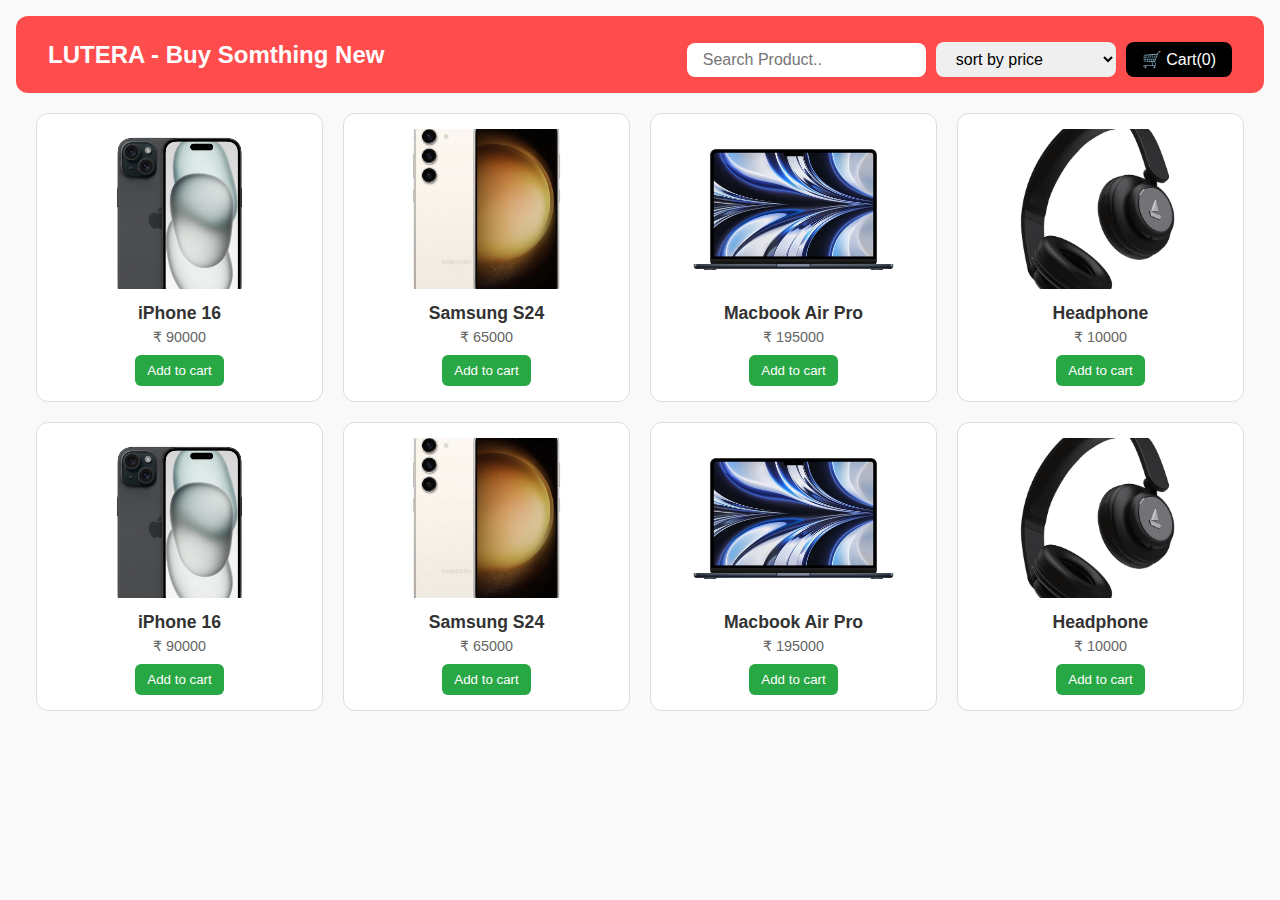
<file: add to cart/index.html>
<!DOCTYPE html>
<html lang="en">
<head>
    <meta charset="UTF-8">
    <meta name="viewport" content="width=device-width, initial-scale=1.0">
    <title>Add To Cart</title>
    <link rel="stylesheet" href="style.css">
</head>
<body>

    <!-- Navbar -->
    
    <nav class="navbar">
    <h2>LUTERA - Buy Somthing New</h2>
    <div class="menu">
        <input type="text" id="searchBox" placeholder="Search Product..">
        <select id="sortPrice">
            <option value="">sort by price</option>
            <option value="low">low to high</option>
            <option value="high">high to low</option>
        </select>

        <button onclick="viewcart()">🛒 Cart(<span id="cart-count">0</span>)</button>

    </div>
    </nav>

    <!-- Product List -->

    <div id="product-list" class="product-grid"></div>

    <!-- Cart Page -->

    <div id="cartPage" class="cart  hidden">
    <h2>Sopping Cart</h2>
    <div id="cart-items"></div>

    <button onclick="closeCart()">Refrsh Cart</button>
    </div>


    <script src="script.js"></script>
</body>
</html>
</file>
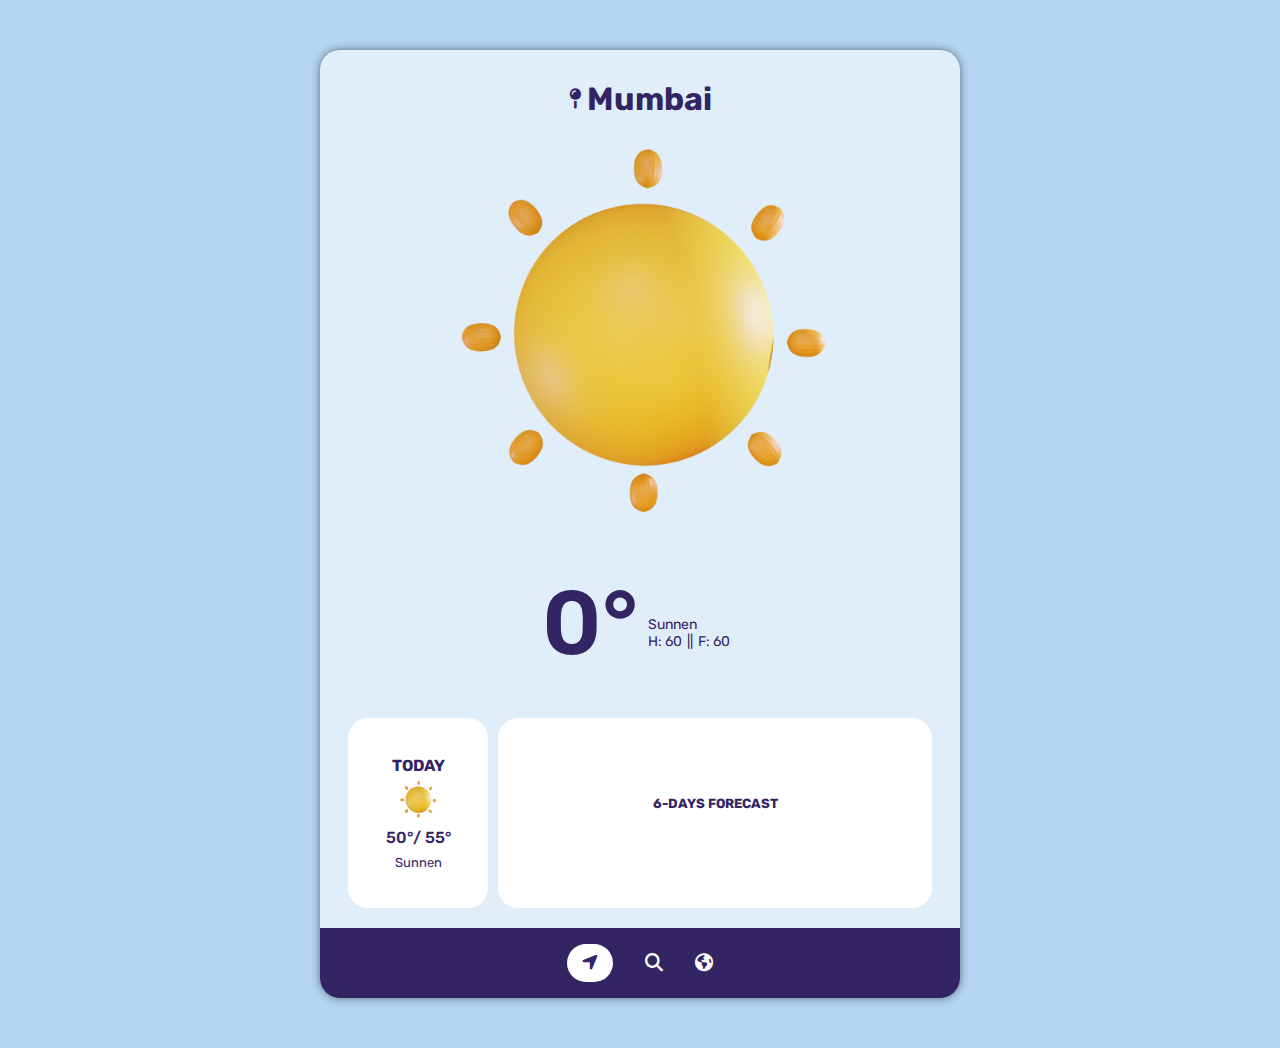
<file: weather Api/index.html>
<!DOCTYPE html>
<html lang="en">
  <head>
    <meta charset="UTF-8" />
    <meta name="viewport" content="width=device-width, initial-scale=1.0" />
    <!-- links -->
    <link rel="icon" type="png" href="img/icon.png" />
    <link
      rel="stylesheet"
      href="https://cdnjs.cloudflare.com/ajax/libs/font-awesome/6.4.0/css/all.min.css"
    />
    <link rel="stylesheet" href="css/style.css" />
    <!-- Title -->
    <title>Weather App</title>
  </head>

  <body>
    <!-- main section -->
    <div id="screen">
      <!-- city name -->
      <div class="city-name">
          <i class="fa-solid fa-map-pin"></i>
          <h1 id="city-name">Mumbai</h1>
        </div>
        <!-- weather icon -->
        <div class="weather-icon-css">
          <img class="weather-icon" src="img/sun.png" />
        </div>
        <!-- weather details -->
        <div class="weather-description">
          <div class="show-metric" id="metric">0°</div>
          <div class="weather-details">
            <div class="weather-main" id="weather-main">Sunnen</div>
            <div class="h-f">
              <div class="show-humidity">H: <span id="humidity">60</span></div>
              ||
              <div class="show-humidity">
                F: <span id="feels-like">60</span>
              </div>
            </div>
          </div>
        </div>
        <!-- Today-forecast -->
        <div class="forcasts-box">
          <div class="today-forecast">
            <h4>TODAY</h4>
            <div class="weather-icon-today">
              <img class="weather-icons" src="img/sun.png" />
            </div>
            <div class="temp-today">
              <span id="temp-min-today">50°</span><span>/ </span
              ><span id="temp-max-today">55°</span>
            </div>
            <div class="weather-main-today" id="weather-main">Sunnen</div>
          </div>

          <!-- 5day Forecast -->
          <div class="future-forecast">
            <h5>6-DAYS FORECAST</h5>
            <div id="future-forecast-box"></div>
          </div>
        </div>
        <!-- nav section -->
        <nav>
          <ul>
            <li>
              <a class="active" href="index.html"
                ><i class="fa-solid fa-location-arrow"></i
              ></a>
            </li>
            <li>
              <a href="search.html"
                ><i class="fa-solid fa-magnifying-glass"></i
              ></a>
            </li>
            <li>
              <a href="world.html"><i class="fa-solid fa-earth-americas"></i></a>
            </li>
          </ul>
        </nav>
      </div>
      <!-- script -->
    <script src="js/main.js"></script>
  </body>
  </html>
</file>
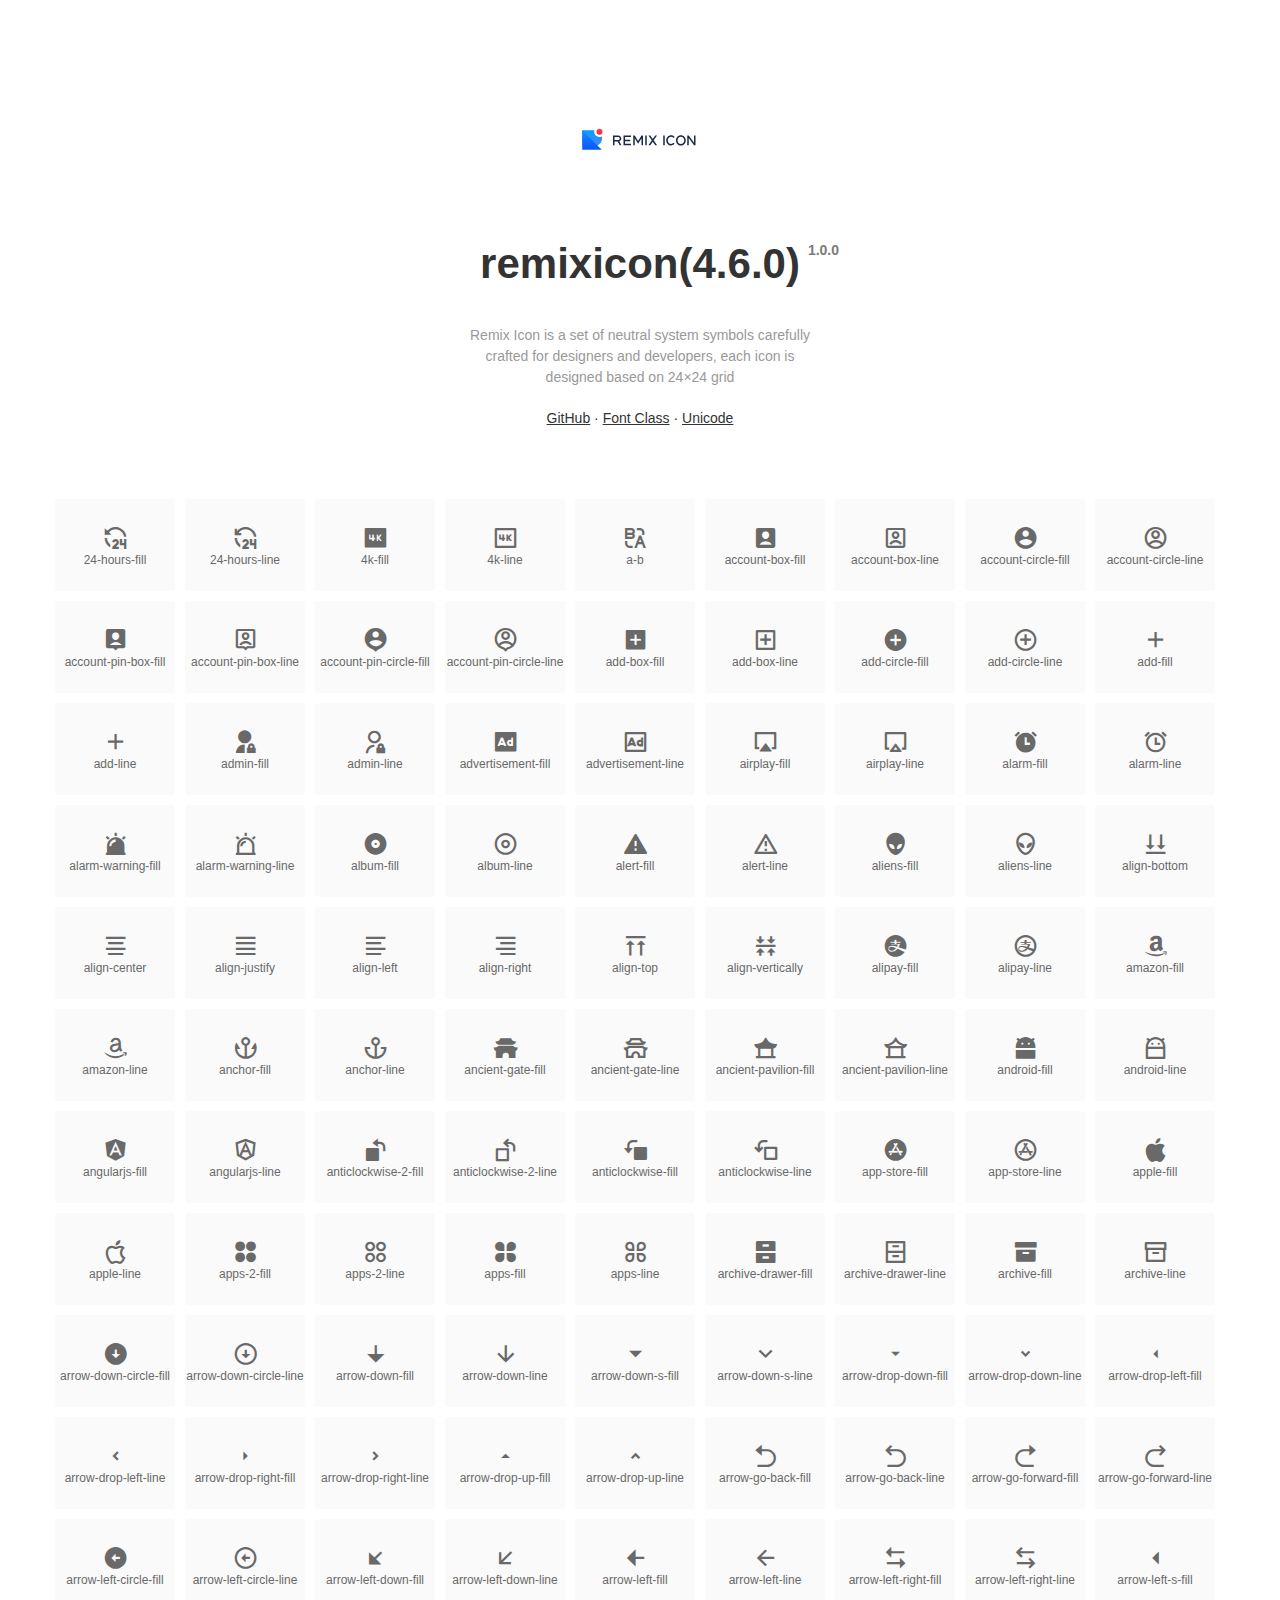
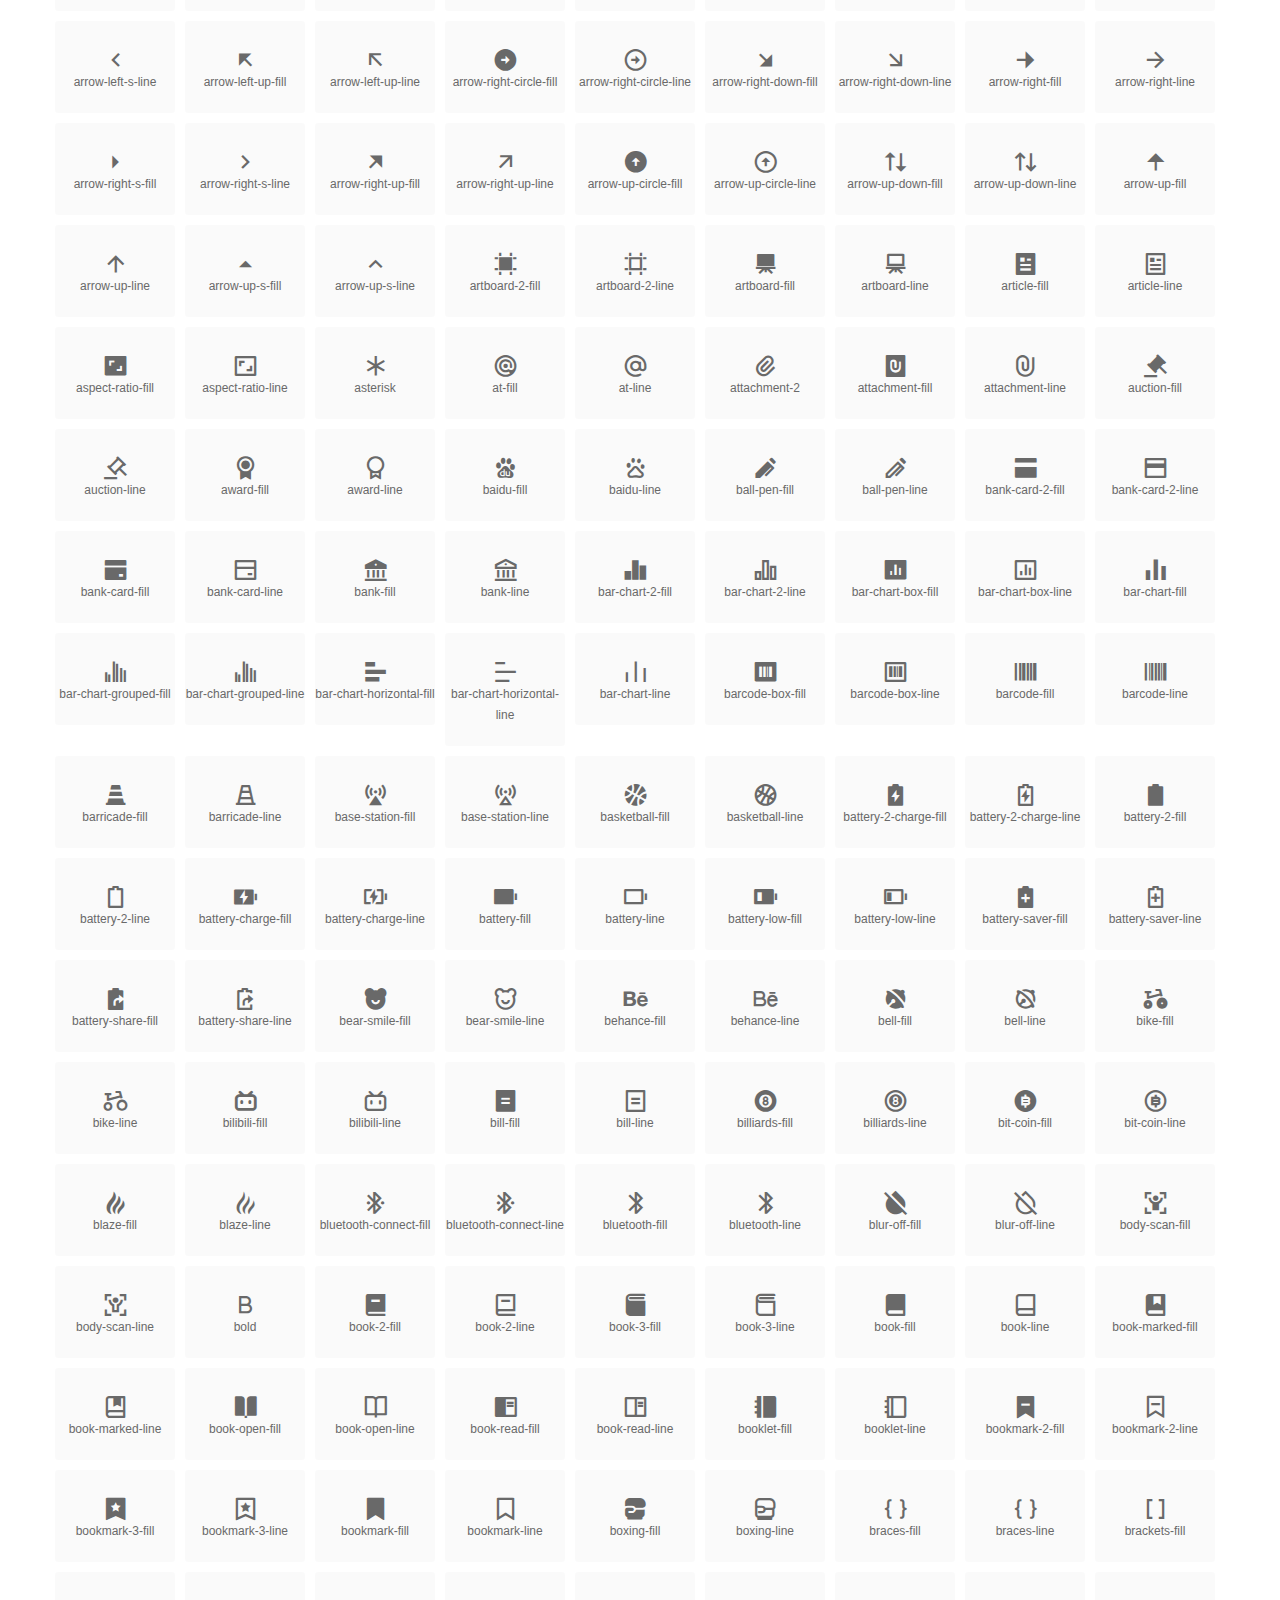
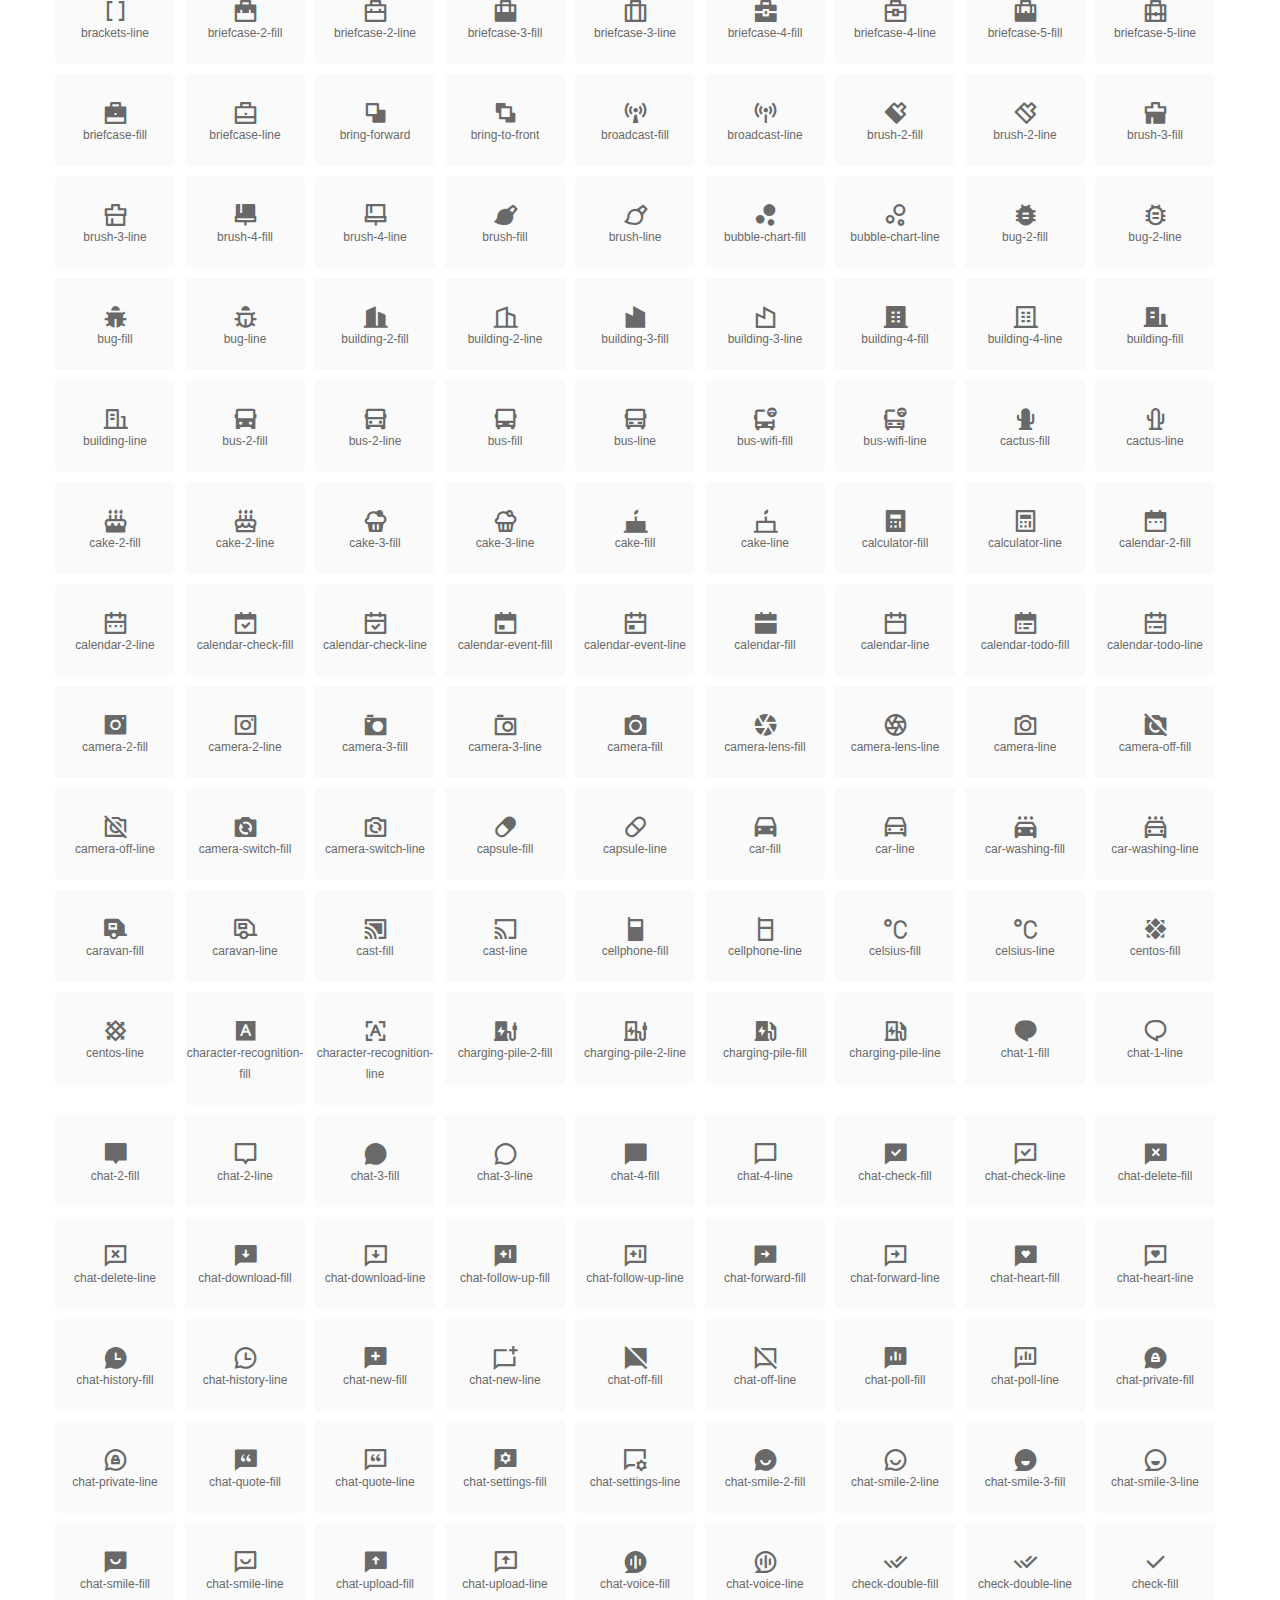
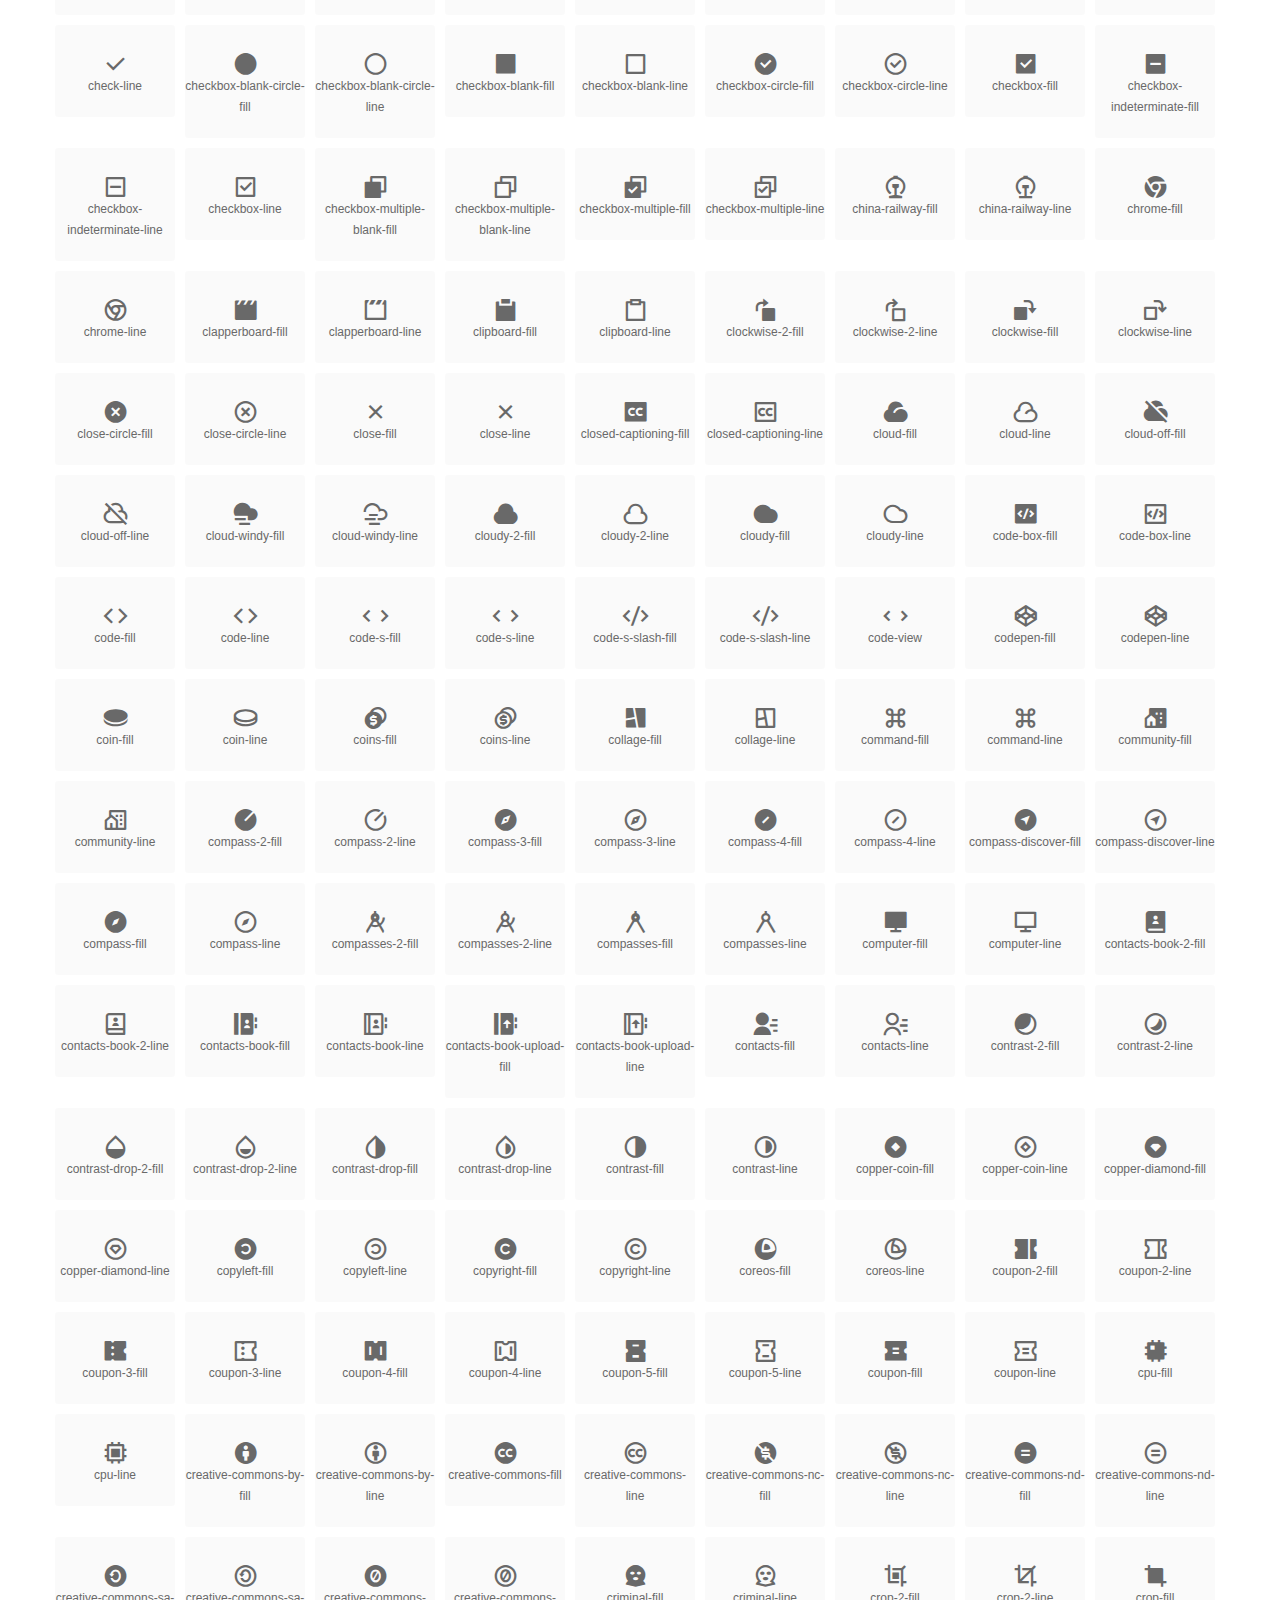
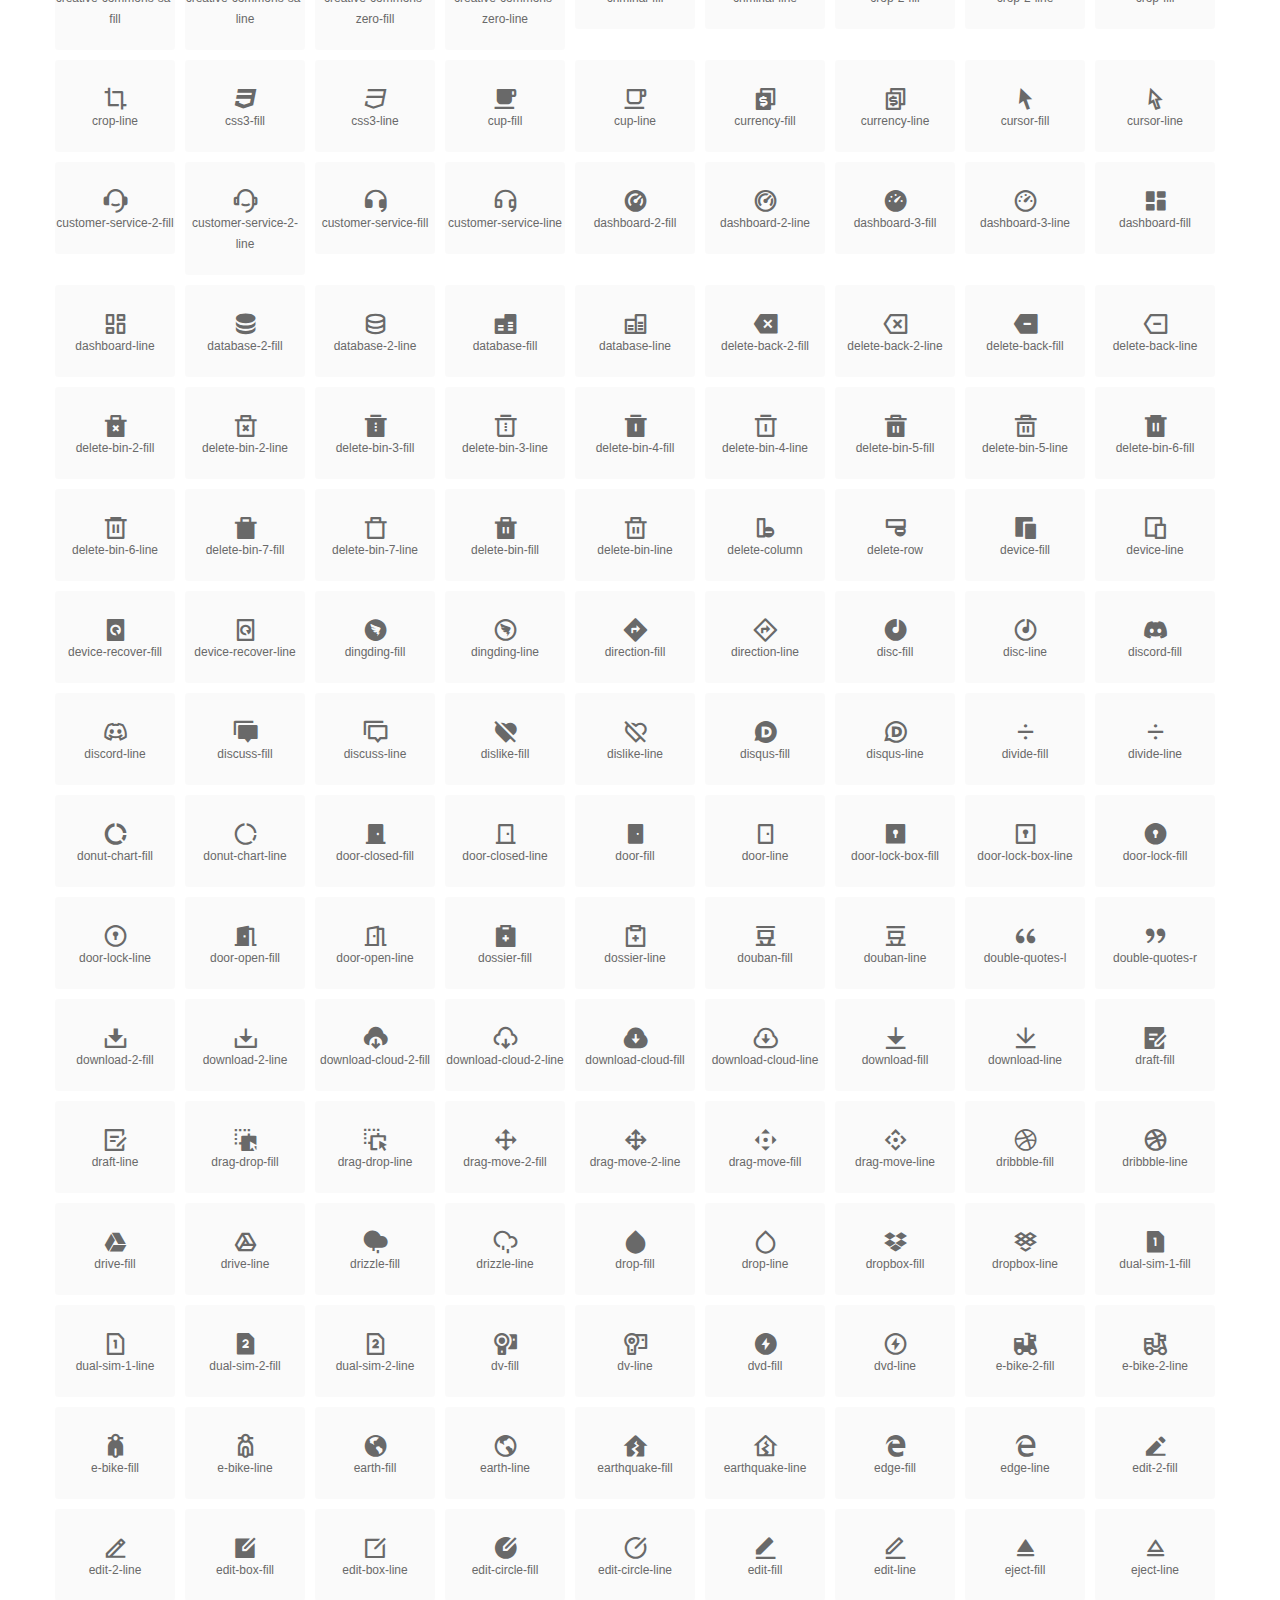
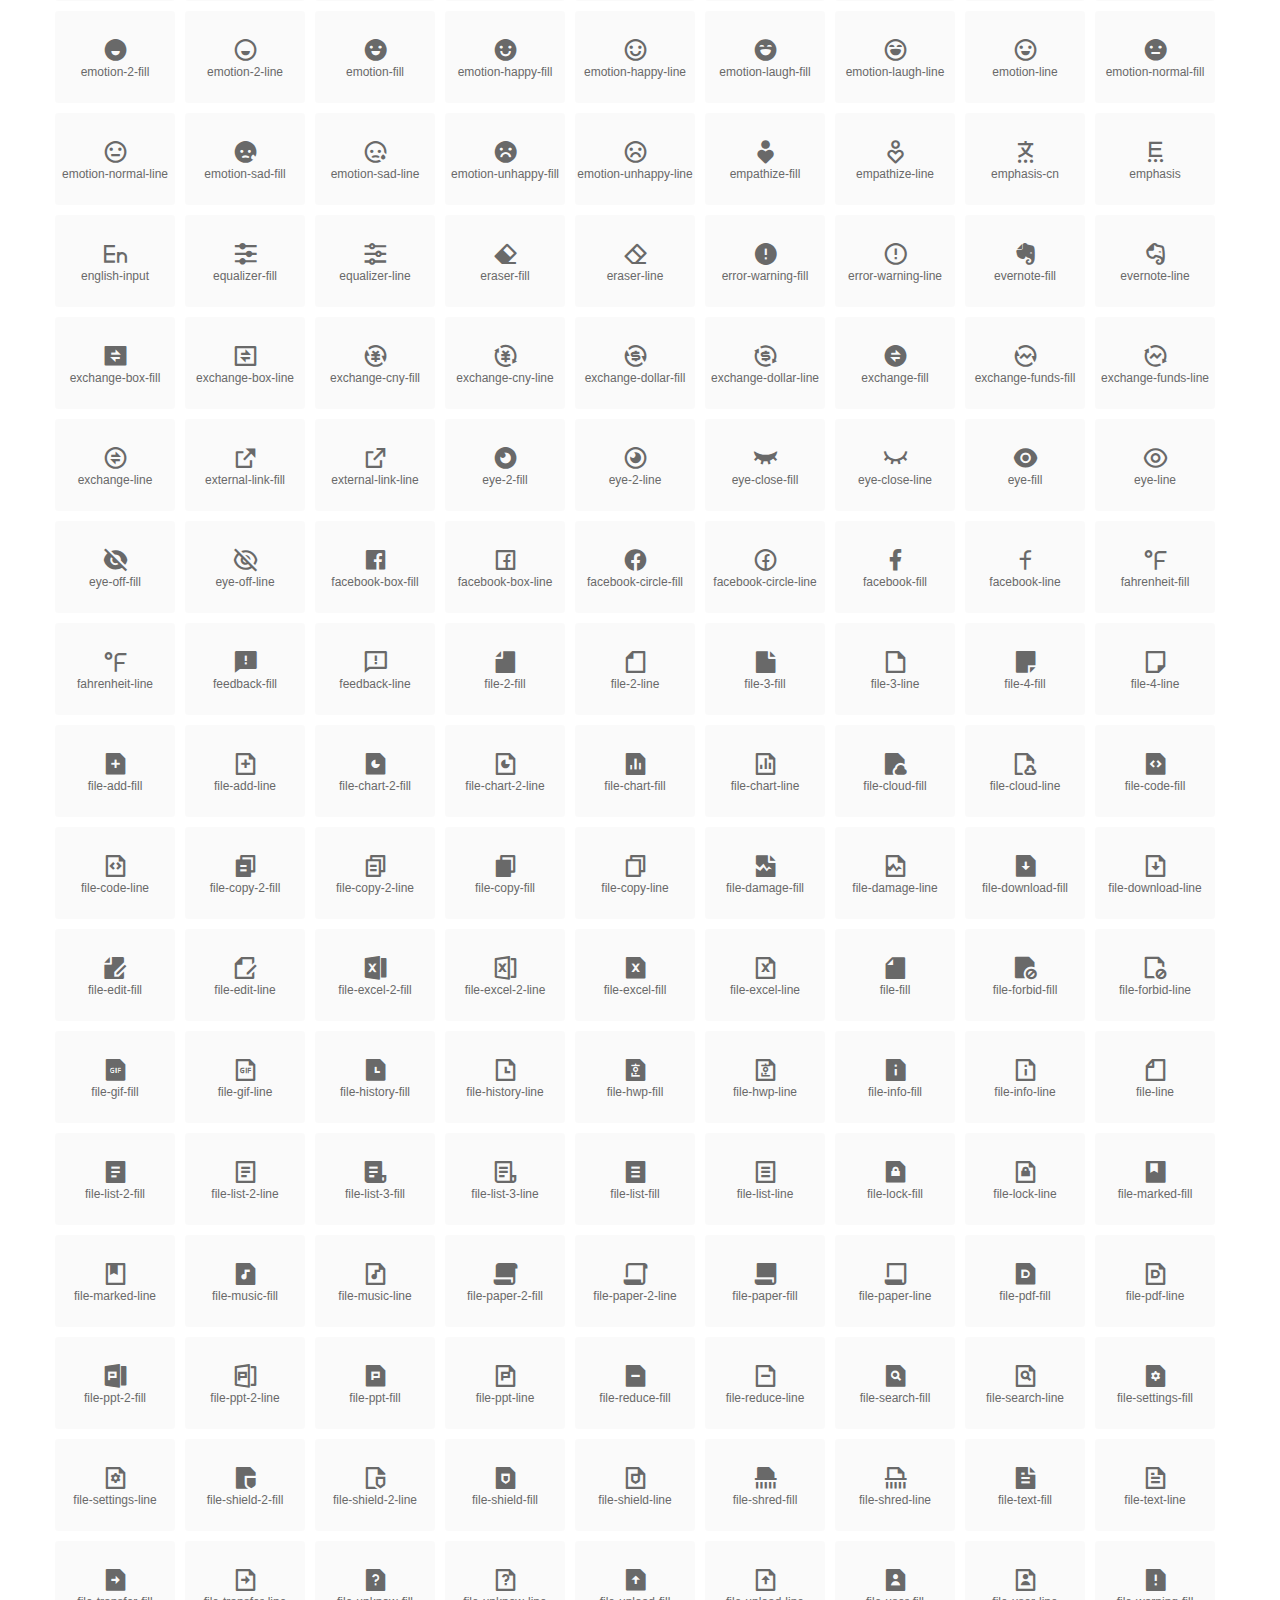
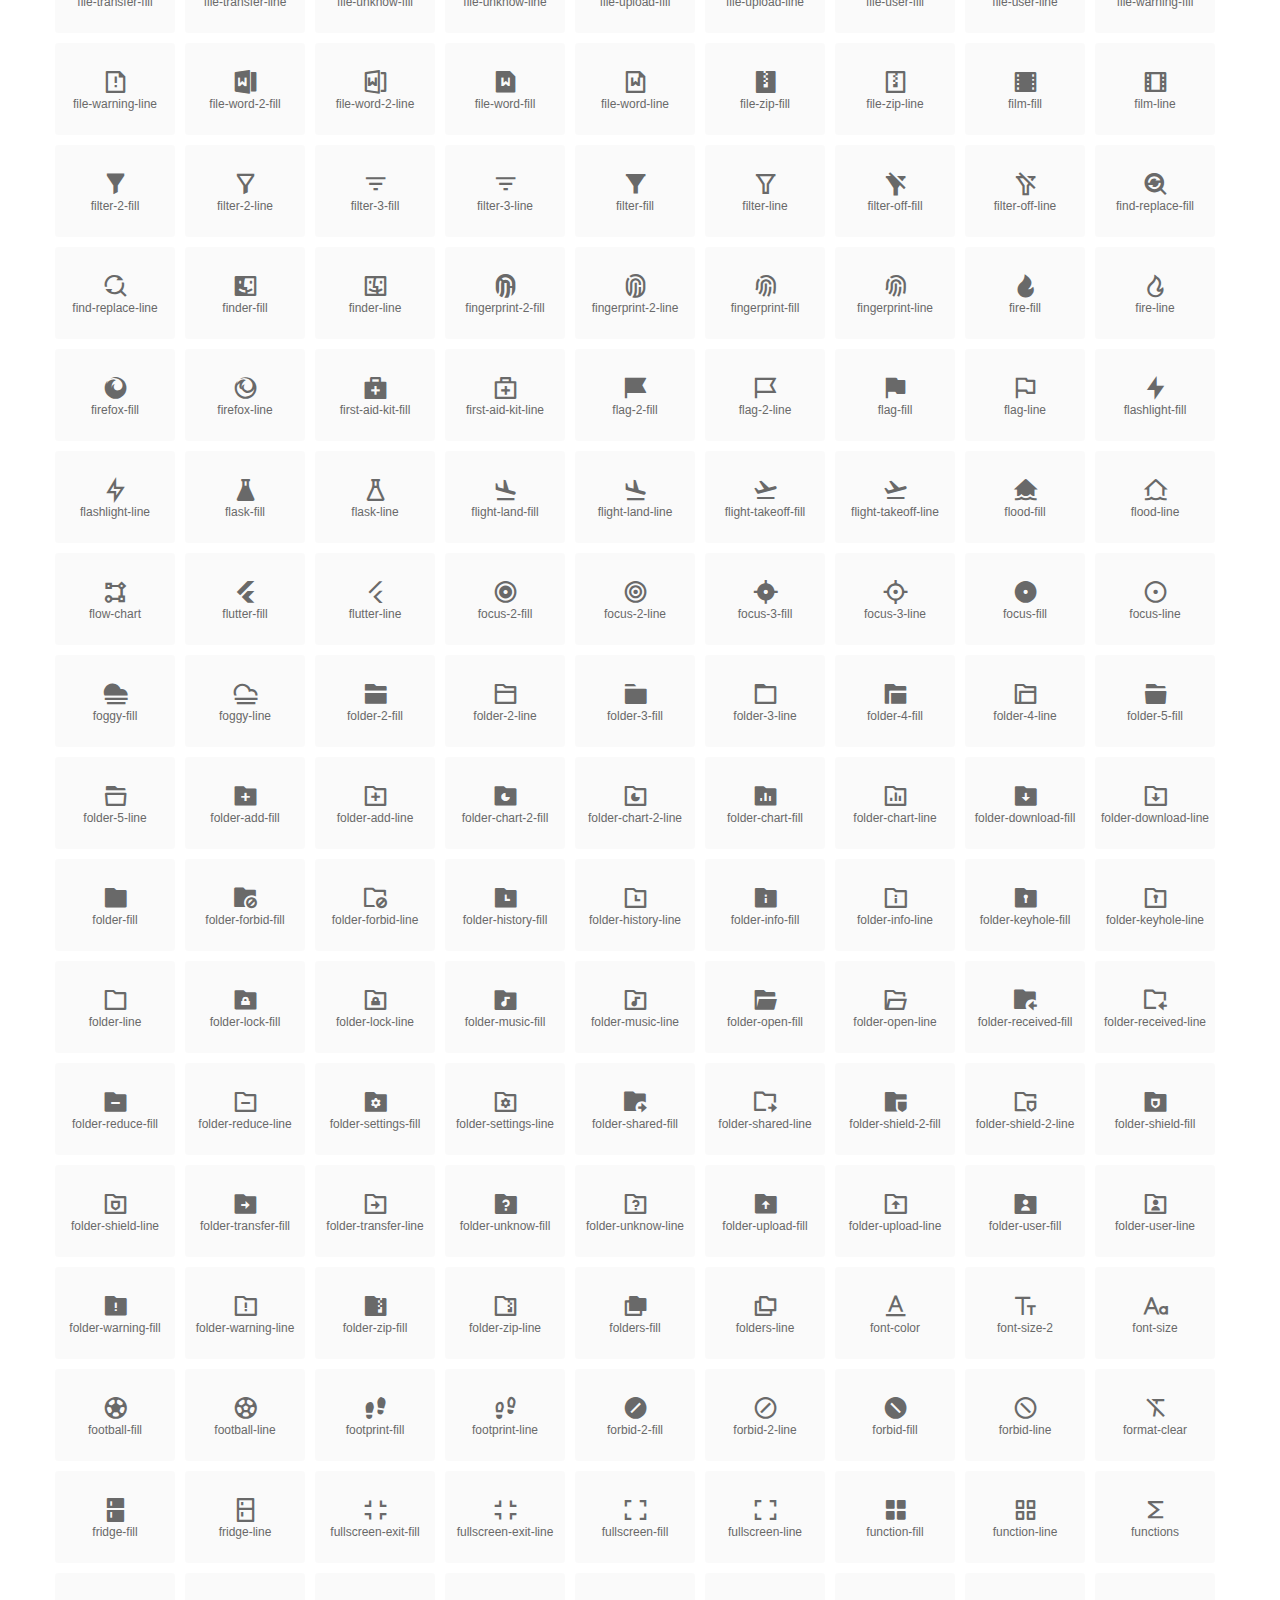
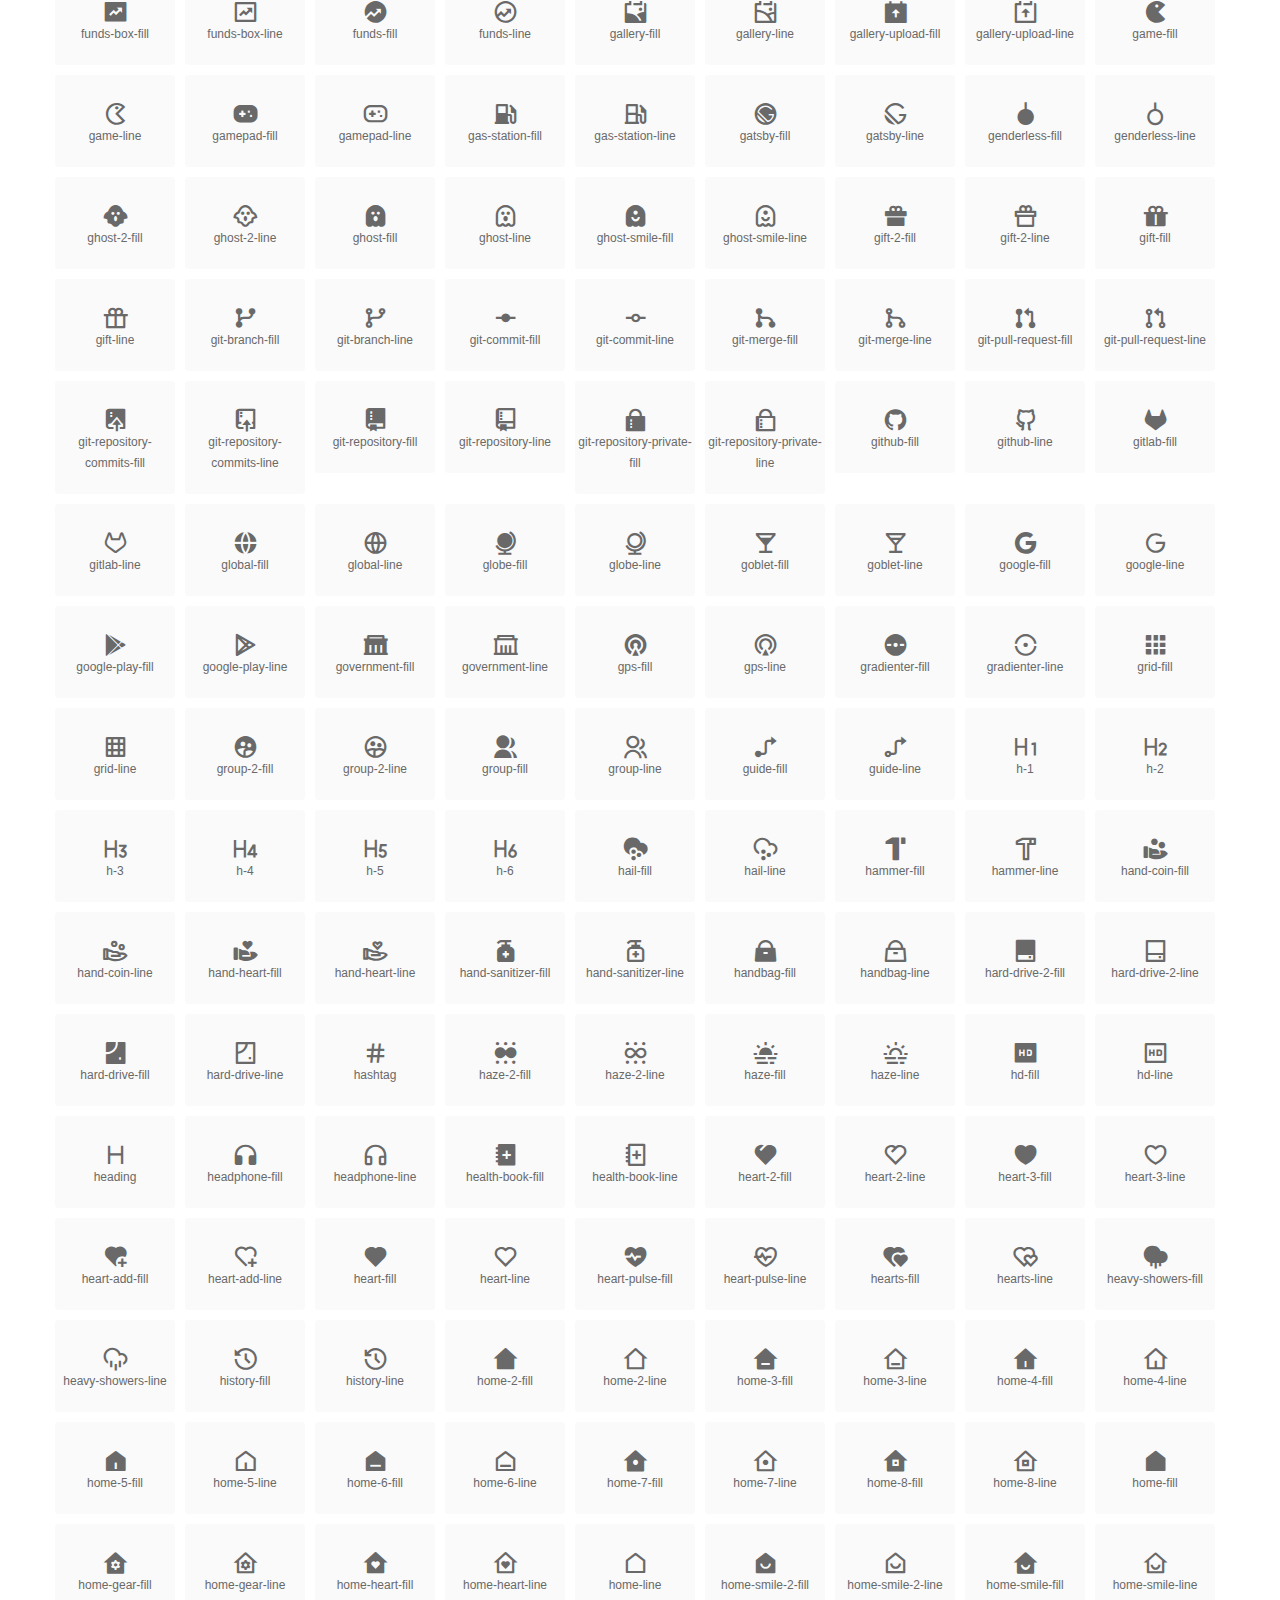
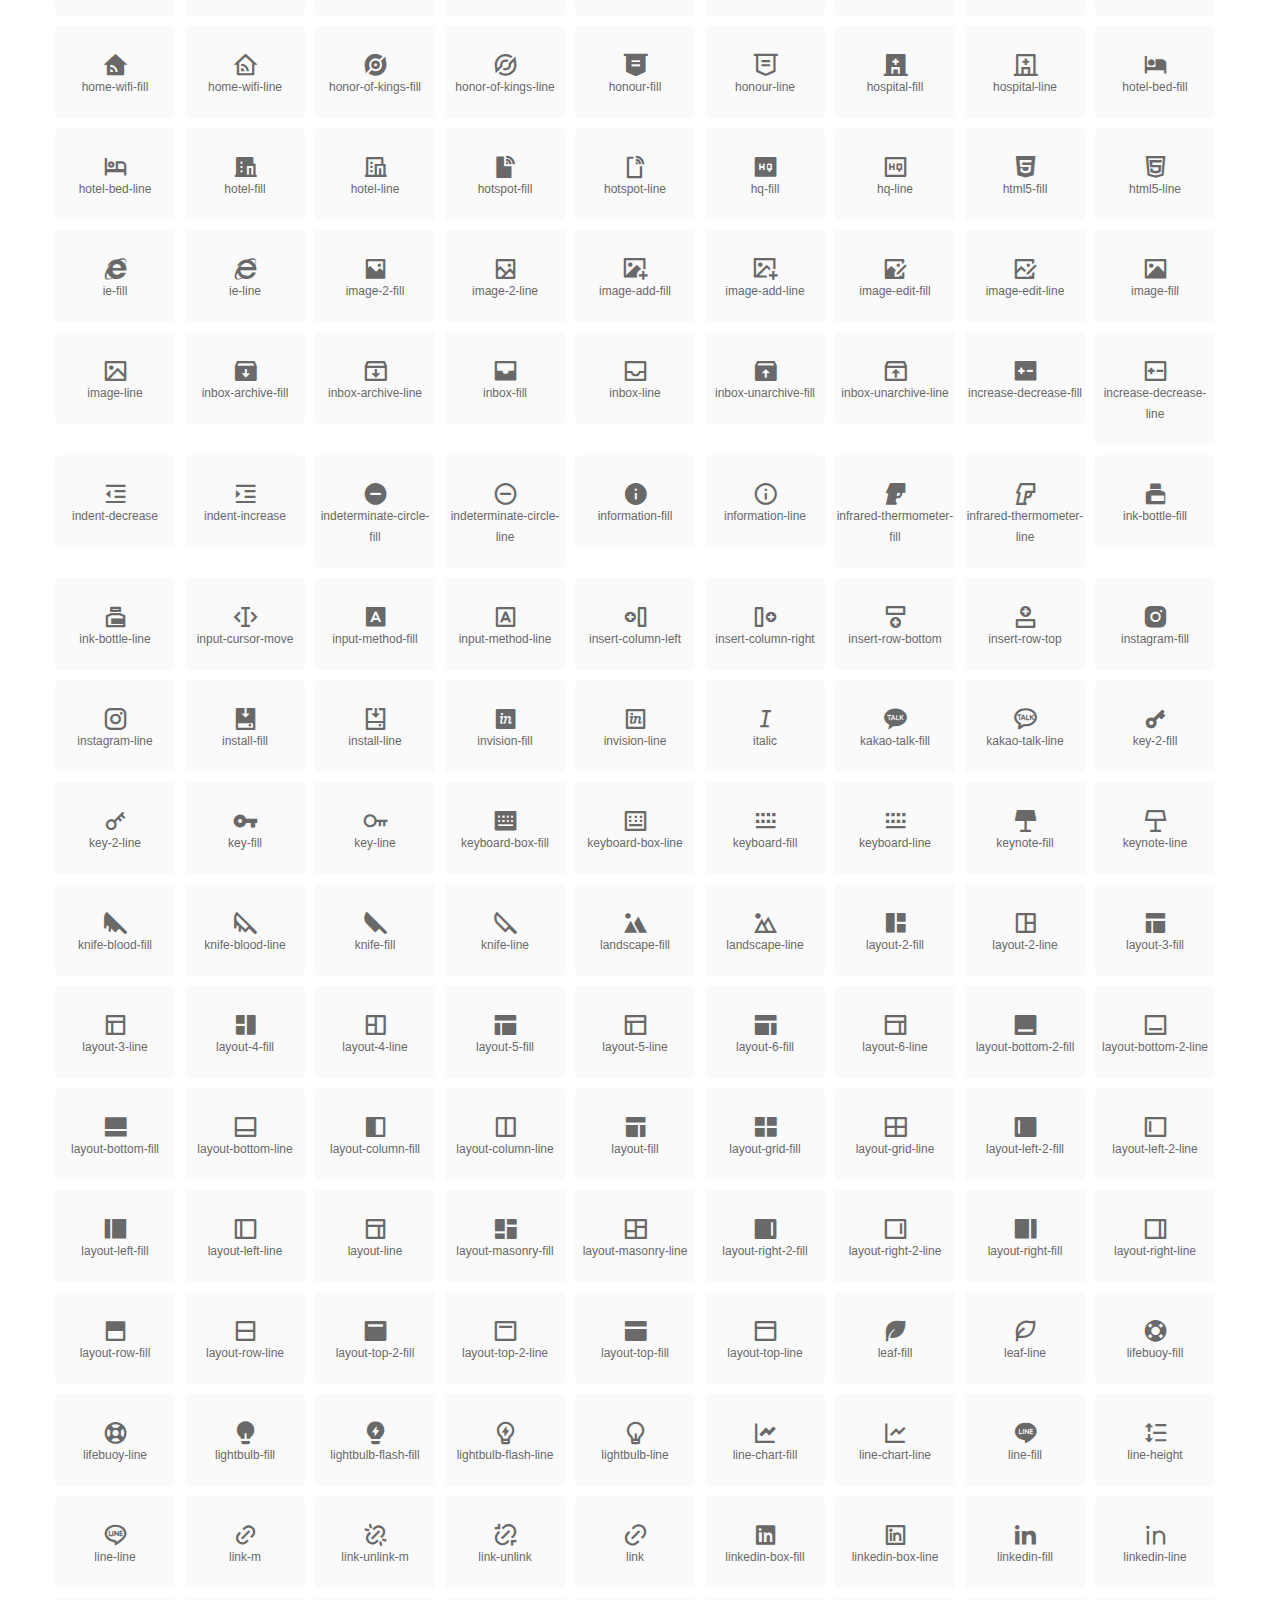
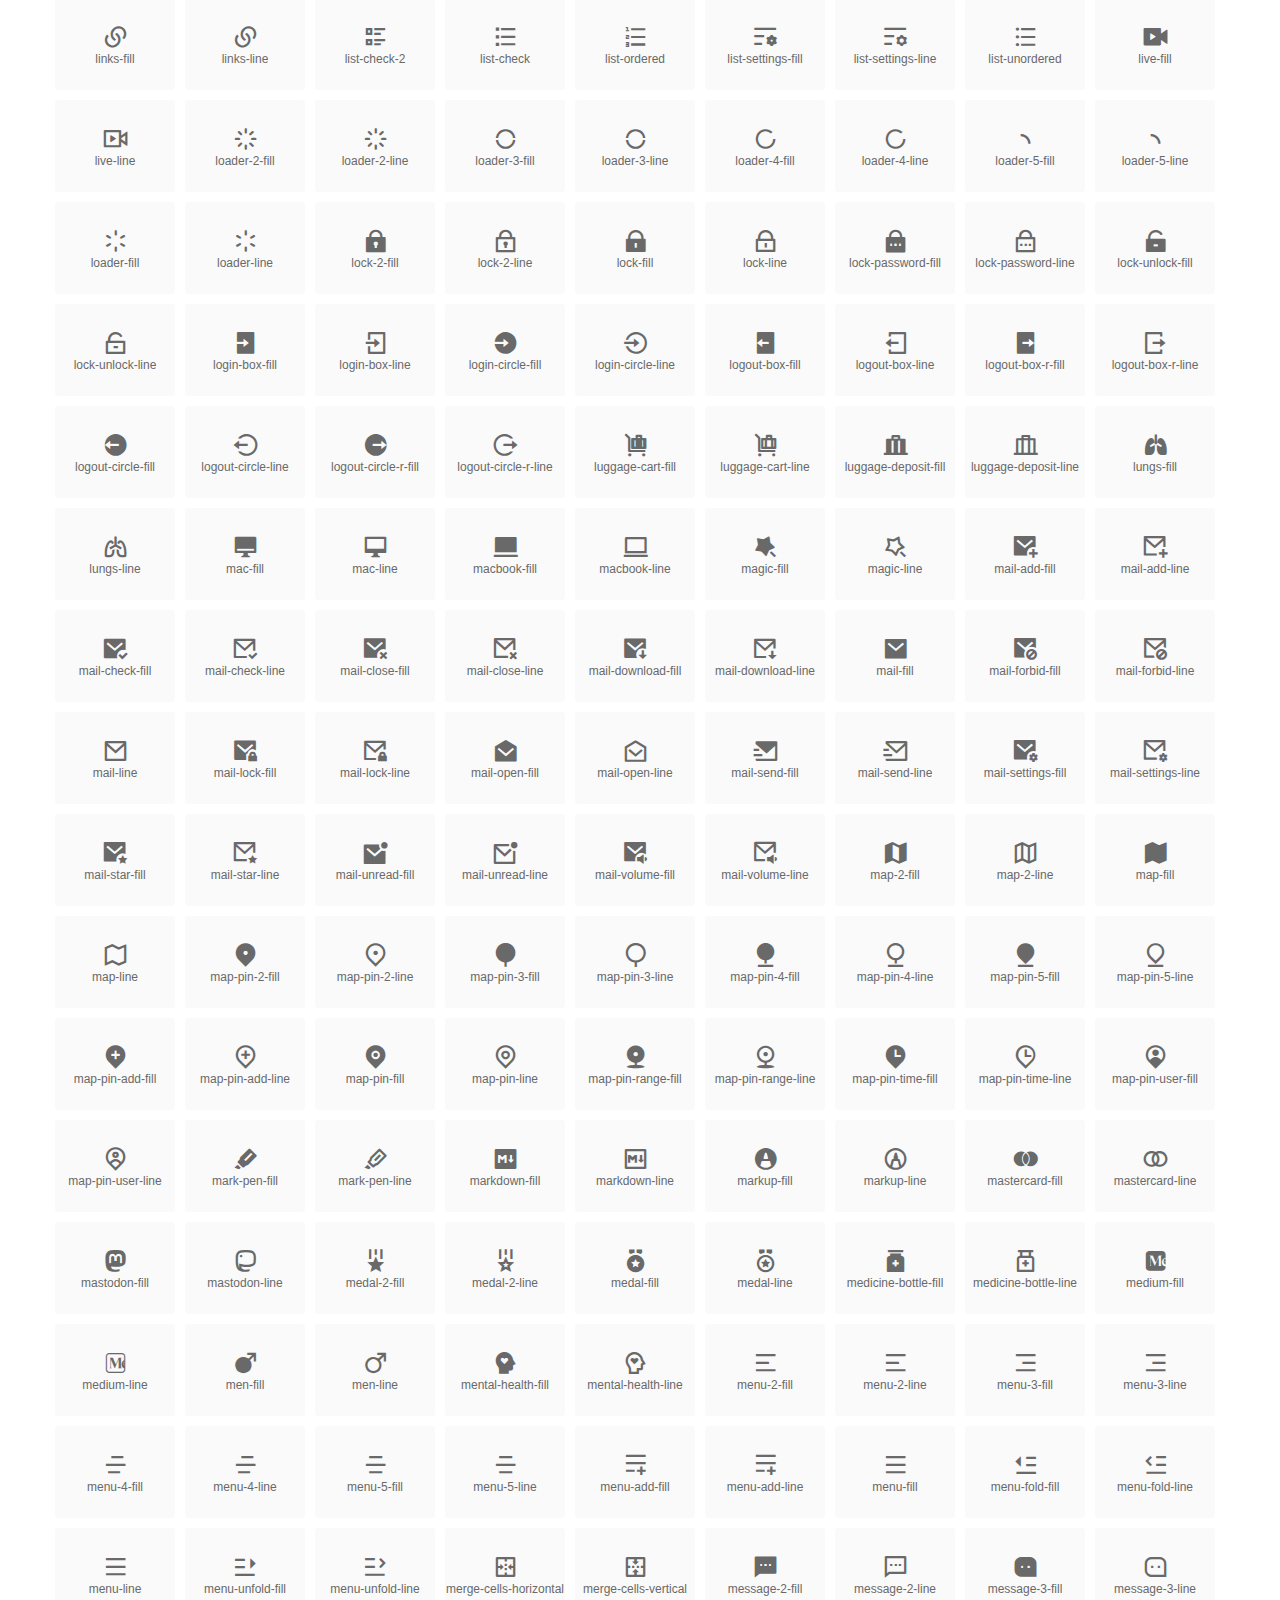
<file: Construction Website/remix/fonts/index.html>
<!DOCTYPE html>
<html lang="en">
<head>
  <meta charset="UTF-8">
  <title>remixicon(4.6.0)</title>
  <meta name="viewport" content="width=device-width,minimum-scale=1.0,maximum-scale=1.0,user-scalable=no">
   
  <meta name="description" content="Remix Icon is a set of neutral system symbols carefully crafted for designers and developers, each icon is designed based on 24×24 grid">
   
  <meta name="keywords" content="remixicon,TTF,EOT,WOFF,WOFF2,SVG">
  
  
  
  <link rel="stylesheet" href="remixicon.css" />
  
  <style>
    *{margin: 0;padding: 0;list-style: none;}
    body { color: #696969; font: 12px/1.5 tahoma, arial, \5b8b\4f53, sans-serif; }
    a { color: #333; text-decoration: underline; }
    a:hover { color: rgb(9, 73, 209); }
    .header { color: #333; text-align: center; padding: 80px 0 60px 0; min-height: 153px; font-size: 14px; }
    .header .logo svg { height: 120px; width: 120px; }
    .header h1 { font-size: 42px; padding: 26px 0 10px 0; }
    .header sup {font-size: 14px; margin: 8px 0 0 8px; position: absolute; color: #7b7b7b; }
    .info {
      color: #999;
      font-weight: normal;
      max-width: 346px;
      margin: 0 auto;
      padding: 20px 0;
      font-size: 14px;
    }

    .icons { max-width: 1190px; margin: 0 auto; }
    .icons ul { text-align: center; }
    .icons ul li {
      vertical-align: top;
      width: 120px;
      display: inline-block;
      text-align: center;
      background-color: rgba(0,0,0,.02);
      border-radius: 3px;
      padding: 29px 0 10px 0;
      margin-right: 10px;
      margin-top: 10px;
      transition: all 0.6s ease;
    }
    .icons ul li:hover { background-color: rgba(0,0,0,.06); }
    .icons ul li:hover span { color: #3c75e4; opacity: 1; }
    .icons ul li .unicode { color: #8c8c8c; opacity: 0.3; }
    .icons ul li h4 {
      font-weight: normal;
      padding: 10px 0 5px 0;
      display: block;
      color: #8c8c8c;
      font-size: 14px;
      line-height: 12px;
      opacity: 0.8;
    }
    .icons ul li:hover h4 { opacity: 1; }
    .icons ul li svg { width: 24px; height: 24px; }
    .icons ul li:hover { color: #3c75e4; }
    .footer { text-align: center; padding: 10px 0 90px 0; }
    .footer a { text-align: center; padding: 10px 0 90px 0; color: #696969;}
    .footer a:hover { color: #0949d1; }
    .links { text-align: center; padding: 50px 0 0 0; font-size: 14px; }
    
    .icons ul li.class-icon { font-size: 21px; line-height: 21px; padding-bottom: 20px; }
    .icons ul li.class-icon p{ font-size: 12px; }
    .icons ul li.class-icon [class^="ri-"]{ font-size: 26px; }
    
    
    
  </style>
  
</head>

<body>
  
  <div class="header">
    
    <div class="logo">
      <a href="./"><svg width="160" height="32" viewBox="0 0 160 32" fill="none" xmlns="http://www.w3.org/2000/svg">
<path d="M121.5 9.80005C123.33 9.80005 124.984 10.5797 126.165 11.8344L124.75 13.2496C123.929 12.3549 122.773 11.8 121.5 11.8C119.029 11.8 117 13.891 117 16.5C117 19.1091 119.029 21.2 121.5 21.2C122.773 21.2 123.929 20.6452 124.75 19.7505L126.165 21.1657C124.984 22.4204 123.33 23.2 121.5 23.2C117.91 23.2 115 20.2004 115 16.5C115 12.7997 117.91 9.80005 121.5 9.80005Z" fill="#1A2947"/>
<path d="M113 10V23H111V10H113Z" fill="#1A2947"/>
<path d="M154 23V9.99988H152L152 19.6019L144.997 9.99988L143 10.0039V23H145L145 13.3969L152 23H154Z" fill="#1A2947"/>
<path d="M68 10V12H60V15.5H67V17.5H60V21H68V23H58V10H68Z" fill="#1A2947"/>
<path d="M82 10L77.4999 17.201L73 10H71V23H73V13.775L77.4999 20.975L82 13.773V23H84V10H82Z" fill="#1A2947"/>
<path d="M89 10V23H87V10H89Z" fill="#1A2947"/>
<path d="M96.9999 14.7565L93.6689 9.99951H91.2279L95.7789 16.4995L91.2289 22.9995H93.6689L96.9999 18.2435L100.33 22.9995H102.772L98.2209 16.4995L102.773 9.99951H100.33L96.9999 14.7565Z" fill="#1A2947"/>
<path fill-rule="evenodd" clip-rule="evenodd" d="M141 16.5C141 12.7997 138.09 9.80005 134.5 9.80005C130.91 9.80005 128 12.7997 128 16.5C128 20.2004 130.91 23.2 134.5 23.2C138.09 23.2 141 20.2004 141 16.5ZM130 16.5C130 13.891 132.029 11.8 134.5 11.8C136.971 11.8 139 13.891 139 16.5C139 19.1091 136.971 21.2 134.5 21.2C132.029 21.2 130 19.1091 130 16.5Z" fill="#1A2947"/>
<path fill-rule="evenodd" clip-rule="evenodd" d="M51 10C53.2091 10 55 11.7909 55 14C55 15.7175 53.9176 17.1821 52.3977 17.749L55.1901 22.999H52.9251L50.267 18H46V23H44V10H51ZM46 11.999V15.999L51 16C52.1046 16 53 15.1046 53 14C53 12.8955 52.1 12 51 12L46 11.999Z" fill="#1A2947"/>
<path fill-rule="evenodd" clip-rule="evenodd" d="M19.2887 3.00389C19.1928 3.0013 19.0965 3 19 3H3V24H19C24.799 24 29.5 19.299 29.5 13.5C29.5 12.7108 29.4129 11.942 29.2479 11.2025C28.2772 11.7119 27.1722 12 26 12C22.134 12 19 8.86599 19 5C19 4.30645 19.1009 3.63646 19.2887 3.00389Z" fill="url(#paint0_linear_960_1054)"/>
<g filter="url(#filter0_b_960_1054)">
<path fill-rule="evenodd" clip-rule="evenodd" d="M3 3L29 29H3V3Z" fill="url(#paint1_linear_960_1054)"/>
</g>
<circle cx="26" cy="5" r="4" fill="url(#paint2_linear_960_1054)"/>
<defs>
<filter id="filter0_b_960_1054" x="-2.43656" y="-2.43656" width="36.8731" height="36.8731" filterUnits="userSpaceOnUse" color-interpolation-filters="sRGB">
<feFlood flood-opacity="0" result="BackgroundImageFix"/>
<feGaussianBlur in="BackgroundImage" stdDeviation="2.71828"/>
<feComposite in2="SourceAlpha" operator="in" result="effect1_backgroundBlur_960_1054"/>
<feBlend mode="normal" in="SourceGraphic" in2="effect1_backgroundBlur_960_1054" result="shape"/>
</filter>
<linearGradient id="paint0_linear_960_1054" x1="3" y1="3" x2="3" y2="24" gradientUnits="userSpaceOnUse">
<stop stop-color="#05A0FA"/>
<stop offset="1" stop-color="#4785FF"/>
</linearGradient>
<linearGradient id="paint1_linear_960_1054" x1="3" y1="3" x2="3" y2="29" gradientUnits="userSpaceOnUse">
<stop stop-color="#1A8CFF"/>
<stop offset="1" stop-color="#0557FA"/>
</linearGradient>
<linearGradient id="paint2_linear_960_1054" x1="22" y1="1" x2="22" y2="9" gradientUnits="userSpaceOnUse">
<stop stop-color="#FF463A"/>
<stop offset="1" stop-color="#FF1F5A"/>
</linearGradient>
</defs>
</svg>
</a>
    </div>
    
    <h1>remixicon(4.6.0)<sup>1.0.0</sup></h1>
    <div class="info">
      Remix Icon is a set of neutral system symbols carefully crafted for designers and developers, each icon is designed based on 24×24 grid
    </div>
    <p>
      
      <a href="https://github.com/Remix-Design/remixicon.git">GitHub</a> · 
      
      <a href="index.html">Font Class</a> · 
      
      <a href="unicode.html">Unicode</a>
      
    </p>
  </div>
  <div class="icons">
    <ul>
      <li class="class-icon"><i class="ri-24-hours-fill"></i><p class="name">24-hours-fill</p></li><li class="class-icon"><i class="ri-24-hours-line"></i><p class="name">24-hours-line</p></li><li class="class-icon"><i class="ri-4k-fill"></i><p class="name">4k-fill</p></li><li class="class-icon"><i class="ri-4k-line"></i><p class="name">4k-line</p></li><li class="class-icon"><i class="ri-a-b"></i><p class="name">a-b</p></li><li class="class-icon"><i class="ri-account-box-fill"></i><p class="name">account-box-fill</p></li><li class="class-icon"><i class="ri-account-box-line"></i><p class="name">account-box-line</p></li><li class="class-icon"><i class="ri-account-circle-fill"></i><p class="name">account-circle-fill</p></li><li class="class-icon"><i class="ri-account-circle-line"></i><p class="name">account-circle-line</p></li><li class="class-icon"><i class="ri-account-pin-box-fill"></i><p class="name">account-pin-box-fill</p></li><li class="class-icon"><i class="ri-account-pin-box-line"></i><p class="name">account-pin-box-line</p></li><li class="class-icon"><i class="ri-account-pin-circle-fill"></i><p class="name">account-pin-circle-fill</p></li><li class="class-icon"><i class="ri-account-pin-circle-line"></i><p class="name">account-pin-circle-line</p></li><li class="class-icon"><i class="ri-add-box-fill"></i><p class="name">add-box-fill</p></li><li class="class-icon"><i class="ri-add-box-line"></i><p class="name">add-box-line</p></li><li class="class-icon"><i class="ri-add-circle-fill"></i><p class="name">add-circle-fill</p></li><li class="class-icon"><i class="ri-add-circle-line"></i><p class="name">add-circle-line</p></li><li class="class-icon"><i class="ri-add-fill"></i><p class="name">add-fill</p></li><li class="class-icon"><i class="ri-add-line"></i><p class="name">add-line</p></li><li class="class-icon"><i class="ri-admin-fill"></i><p class="name">admin-fill</p></li><li class="class-icon"><i class="ri-admin-line"></i><p class="name">admin-line</p></li><li class="class-icon"><i class="ri-advertisement-fill"></i><p class="name">advertisement-fill</p></li><li class="class-icon"><i class="ri-advertisement-line"></i><p class="name">advertisement-line</p></li><li class="class-icon"><i class="ri-airplay-fill"></i><p class="name">airplay-fill</p></li><li class="class-icon"><i class="ri-airplay-line"></i><p class="name">airplay-line</p></li><li class="class-icon"><i class="ri-alarm-fill"></i><p class="name">alarm-fill</p></li><li class="class-icon"><i class="ri-alarm-line"></i><p class="name">alarm-line</p></li><li class="class-icon"><i class="ri-alarm-warning-fill"></i><p class="name">alarm-warning-fill</p></li><li class="class-icon"><i class="ri-alarm-warning-line"></i><p class="name">alarm-warning-line</p></li><li class="class-icon"><i class="ri-album-fill"></i><p class="name">album-fill</p></li><li class="class-icon"><i class="ri-album-line"></i><p class="name">album-line</p></li><li class="class-icon"><i class="ri-alert-fill"></i><p class="name">alert-fill</p></li><li class="class-icon"><i class="ri-alert-line"></i><p class="name">alert-line</p></li><li class="class-icon"><i class="ri-aliens-fill"></i><p class="name">aliens-fill</p></li><li class="class-icon"><i class="ri-aliens-line"></i><p class="name">aliens-line</p></li><li class="class-icon"><i class="ri-align-bottom"></i><p class="name">align-bottom</p></li><li class="class-icon"><i class="ri-align-center"></i><p class="name">align-center</p></li><li class="class-icon"><i class="ri-align-justify"></i><p class="name">align-justify</p></li><li class="class-icon"><i class="ri-align-left"></i><p class="name">align-left</p></li><li class="class-icon"><i class="ri-align-right"></i><p class="name">align-right</p></li><li class="class-icon"><i class="ri-align-top"></i><p class="name">align-top</p></li><li class="class-icon"><i class="ri-align-vertically"></i><p class="name">align-vertically</p></li><li class="class-icon"><i class="ri-alipay-fill"></i><p class="name">alipay-fill</p></li><li class="class-icon"><i class="ri-alipay-line"></i><p class="name">alipay-line</p></li><li class="class-icon"><i class="ri-amazon-fill"></i><p class="name">amazon-fill</p></li><li class="class-icon"><i class="ri-amazon-line"></i><p class="name">amazon-line</p></li><li class="class-icon"><i class="ri-anchor-fill"></i><p class="name">anchor-fill</p></li><li class="class-icon"><i class="ri-anchor-line"></i><p class="name">anchor-line</p></li><li class="class-icon"><i class="ri-ancient-gate-fill"></i><p class="name">ancient-gate-fill</p></li><li class="class-icon"><i class="ri-ancient-gate-line"></i><p class="name">ancient-gate-line</p></li><li class="class-icon"><i class="ri-ancient-pavilion-fill"></i><p class="name">ancient-pavilion-fill</p></li><li class="class-icon"><i class="ri-ancient-pavilion-line"></i><p class="name">ancient-pavilion-line</p></li><li class="class-icon"><i class="ri-android-fill"></i><p class="name">android-fill</p></li><li class="class-icon"><i class="ri-android-line"></i><p class="name">android-line</p></li><li class="class-icon"><i class="ri-angularjs-fill"></i><p class="name">angularjs-fill</p></li><li class="class-icon"><i class="ri-angularjs-line"></i><p class="name">angularjs-line</p></li><li class="class-icon"><i class="ri-anticlockwise-2-fill"></i><p class="name">anticlockwise-2-fill</p></li><li class="class-icon"><i class="ri-anticlockwise-2-line"></i><p class="name">anticlockwise-2-line</p></li><li class="class-icon"><i class="ri-anticlockwise-fill"></i><p class="name">anticlockwise-fill</p></li><li class="class-icon"><i class="ri-anticlockwise-line"></i><p class="name">anticlockwise-line</p></li><li class="class-icon"><i class="ri-app-store-fill"></i><p class="name">app-store-fill</p></li><li class="class-icon"><i class="ri-app-store-line"></i><p class="name">app-store-line</p></li><li class="class-icon"><i class="ri-apple-fill"></i><p class="name">apple-fill</p></li><li class="class-icon"><i class="ri-apple-line"></i><p class="name">apple-line</p></li><li class="class-icon"><i class="ri-apps-2-fill"></i><p class="name">apps-2-fill</p></li><li class="class-icon"><i class="ri-apps-2-line"></i><p class="name">apps-2-line</p></li><li class="class-icon"><i class="ri-apps-fill"></i><p class="name">apps-fill</p></li><li class="class-icon"><i class="ri-apps-line"></i><p class="name">apps-line</p></li><li class="class-icon"><i class="ri-archive-drawer-fill"></i><p class="name">archive-drawer-fill</p></li><li class="class-icon"><i class="ri-archive-drawer-line"></i><p class="name">archive-drawer-line</p></li><li class="class-icon"><i class="ri-archive-fill"></i><p class="name">archive-fill</p></li><li class="class-icon"><i class="ri-archive-line"></i><p class="name">archive-line</p></li><li class="class-icon"><i class="ri-arrow-down-circle-fill"></i><p class="name">arrow-down-circle-fill</p></li><li class="class-icon"><i class="ri-arrow-down-circle-line"></i><p class="name">arrow-down-circle-line</p></li><li class="class-icon"><i class="ri-arrow-down-fill"></i><p class="name">arrow-down-fill</p></li><li class="class-icon"><i class="ri-arrow-down-line"></i><p class="name">arrow-down-line</p></li><li class="class-icon"><i class="ri-arrow-down-s-fill"></i><p class="name">arrow-down-s-fill</p></li><li class="class-icon"><i class="ri-arrow-down-s-line"></i><p class="name">arrow-down-s-line</p></li><li class="class-icon"><i class="ri-arrow-drop-down-fill"></i><p class="name">arrow-drop-down-fill</p></li><li class="class-icon"><i class="ri-arrow-drop-down-line"></i><p class="name">arrow-drop-down-line</p></li><li class="class-icon"><i class="ri-arrow-drop-left-fill"></i><p class="name">arrow-drop-left-fill</p></li><li class="class-icon"><i class="ri-arrow-drop-left-line"></i><p class="name">arrow-drop-left-line</p></li><li class="class-icon"><i class="ri-arrow-drop-right-fill"></i><p class="name">arrow-drop-right-fill</p></li><li class="class-icon"><i class="ri-arrow-drop-right-line"></i><p class="name">arrow-drop-right-line</p></li><li class="class-icon"><i class="ri-arrow-drop-up-fill"></i><p class="name">arrow-drop-up-fill</p></li><li class="class-icon"><i class="ri-arrow-drop-up-line"></i><p class="name">arrow-drop-up-line</p></li><li class="class-icon"><i class="ri-arrow-go-back-fill"></i><p class="name">arrow-go-back-fill</p></li><li class="class-icon"><i class="ri-arrow-go-back-line"></i><p class="name">arrow-go-back-line</p></li><li class="class-icon"><i class="ri-arrow-go-forward-fill"></i><p class="name">arrow-go-forward-fill</p></li><li class="class-icon"><i class="ri-arrow-go-forward-line"></i><p class="name">arrow-go-forward-line</p></li><li class="class-icon"><i class="ri-arrow-left-circle-fill"></i><p class="name">arrow-left-circle-fill</p></li><li class="class-icon"><i class="ri-arrow-left-circle-line"></i><p class="name">arrow-left-circle-line</p></li><li class="class-icon"><i class="ri-arrow-left-down-fill"></i><p class="name">arrow-left-down-fill</p></li><li class="class-icon"><i class="ri-arrow-left-down-line"></i><p class="name">arrow-left-down-line</p></li><li class="class-icon"><i class="ri-arrow-left-fill"></i><p class="name">arrow-left-fill</p></li><li class="class-icon"><i class="ri-arrow-left-line"></i><p class="name">arrow-left-line</p></li><li class="class-icon"><i class="ri-arrow-left-right-fill"></i><p class="name">arrow-left-right-fill</p></li><li class="class-icon"><i class="ri-arrow-left-right-line"></i><p class="name">arrow-left-right-line</p></li><li class="class-icon"><i class="ri-arrow-left-s-fill"></i><p class="name">arrow-left-s-fill</p></li><li class="class-icon"><i class="ri-arrow-left-s-line"></i><p class="name">arrow-left-s-line</p></li><li class="class-icon"><i class="ri-arrow-left-up-fill"></i><p class="name">arrow-left-up-fill</p></li><li class="class-icon"><i class="ri-arrow-left-up-line"></i><p class="name">arrow-left-up-line</p></li><li class="class-icon"><i class="ri-arrow-right-circle-fill"></i><p class="name">arrow-right-circle-fill</p></li><li class="class-icon"><i class="ri-arrow-right-circle-line"></i><p class="name">arrow-right-circle-line</p></li><li class="class-icon"><i class="ri-arrow-right-down-fill"></i><p class="name">arrow-right-down-fill</p></li><li class="class-icon"><i class="ri-arrow-right-down-line"></i><p class="name">arrow-right-down-line</p></li><li class="class-icon"><i class="ri-arrow-right-fill"></i><p class="name">arrow-right-fill</p></li><li class="class-icon"><i class="ri-arrow-right-line"></i><p class="name">arrow-right-line</p></li><li class="class-icon"><i class="ri-arrow-right-s-fill"></i><p class="name">arrow-right-s-fill</p></li><li class="class-icon"><i class="ri-arrow-right-s-line"></i><p class="name">arrow-right-s-line</p></li><li class="class-icon"><i class="ri-arrow-right-up-fill"></i><p class="name">arrow-right-up-fill</p></li><li class="class-icon"><i class="ri-arrow-right-up-line"></i><p class="name">arrow-right-up-line</p></li><li class="class-icon"><i class="ri-arrow-up-circle-fill"></i><p class="name">arrow-up-circle-fill</p></li><li class="class-icon"><i class="ri-arrow-up-circle-line"></i><p class="name">arrow-up-circle-line</p></li><li class="class-icon"><i class="ri-arrow-up-down-fill"></i><p class="name">arrow-up-down-fill</p></li><li class="class-icon"><i class="ri-arrow-up-down-line"></i><p class="name">arrow-up-down-line</p></li><li class="class-icon"><i class="ri-arrow-up-fill"></i><p class="name">arrow-up-fill</p></li><li class="class-icon"><i class="ri-arrow-up-line"></i><p class="name">arrow-up-line</p></li><li class="class-icon"><i class="ri-arrow-up-s-fill"></i><p class="name">arrow-up-s-fill</p></li><li class="class-icon"><i class="ri-arrow-up-s-line"></i><p class="name">arrow-up-s-line</p></li><li class="class-icon"><i class="ri-artboard-2-fill"></i><p class="name">artboard-2-fill</p></li><li class="class-icon"><i class="ri-artboard-2-line"></i><p class="name">artboard-2-line</p></li><li class="class-icon"><i class="ri-artboard-fill"></i><p class="name">artboard-fill</p></li><li class="class-icon"><i class="ri-artboard-line"></i><p class="name">artboard-line</p></li><li class="class-icon"><i class="ri-article-fill"></i><p class="name">article-fill</p></li><li class="class-icon"><i class="ri-article-line"></i><p class="name">article-line</p></li><li class="class-icon"><i class="ri-aspect-ratio-fill"></i><p class="name">aspect-ratio-fill</p></li><li class="class-icon"><i class="ri-aspect-ratio-line"></i><p class="name">aspect-ratio-line</p></li><li class="class-icon"><i class="ri-asterisk"></i><p class="name">asterisk</p></li><li class="class-icon"><i class="ri-at-fill"></i><p class="name">at-fill</p></li><li class="class-icon"><i class="ri-at-line"></i><p class="name">at-line</p></li><li class="class-icon"><i class="ri-attachment-2"></i><p class="name">attachment-2</p></li><li class="class-icon"><i class="ri-attachment-fill"></i><p class="name">attachment-fill</p></li><li class="class-icon"><i class="ri-attachment-line"></i><p class="name">attachment-line</p></li><li class="class-icon"><i class="ri-auction-fill"></i><p class="name">auction-fill</p></li><li class="class-icon"><i class="ri-auction-line"></i><p class="name">auction-line</p></li><li class="class-icon"><i class="ri-award-fill"></i><p class="name">award-fill</p></li><li class="class-icon"><i class="ri-award-line"></i><p class="name">award-line</p></li><li class="class-icon"><i class="ri-baidu-fill"></i><p class="name">baidu-fill</p></li><li class="class-icon"><i class="ri-baidu-line"></i><p class="name">baidu-line</p></li><li class="class-icon"><i class="ri-ball-pen-fill"></i><p class="name">ball-pen-fill</p></li><li class="class-icon"><i class="ri-ball-pen-line"></i><p class="name">ball-pen-line</p></li><li class="class-icon"><i class="ri-bank-card-2-fill"></i><p class="name">bank-card-2-fill</p></li><li class="class-icon"><i class="ri-bank-card-2-line"></i><p class="name">bank-card-2-line</p></li><li class="class-icon"><i class="ri-bank-card-fill"></i><p class="name">bank-card-fill</p></li><li class="class-icon"><i class="ri-bank-card-line"></i><p class="name">bank-card-line</p></li><li class="class-icon"><i class="ri-bank-fill"></i><p class="name">bank-fill</p></li><li class="class-icon"><i class="ri-bank-line"></i><p class="name">bank-line</p></li><li class="class-icon"><i class="ri-bar-chart-2-fill"></i><p class="name">bar-chart-2-fill</p></li><li class="class-icon"><i class="ri-bar-chart-2-line"></i><p class="name">bar-chart-2-line</p></li><li class="class-icon"><i class="ri-bar-chart-box-fill"></i><p class="name">bar-chart-box-fill</p></li><li class="class-icon"><i class="ri-bar-chart-box-line"></i><p class="name">bar-chart-box-line</p></li><li class="class-icon"><i class="ri-bar-chart-fill"></i><p class="name">bar-chart-fill</p></li><li class="class-icon"><i class="ri-bar-chart-grouped-fill"></i><p class="name">bar-chart-grouped-fill</p></li><li class="class-icon"><i class="ri-bar-chart-grouped-line"></i><p class="name">bar-chart-grouped-line</p></li><li class="class-icon"><i class="ri-bar-chart-horizontal-fill"></i><p class="name">bar-chart-horizontal-fill</p></li><li class="class-icon"><i class="ri-bar-chart-horizontal-line"></i><p class="name">bar-chart-horizontal-line</p></li><li class="class-icon"><i class="ri-bar-chart-line"></i><p class="name">bar-chart-line</p></li><li class="class-icon"><i class="ri-barcode-box-fill"></i><p class="name">barcode-box-fill</p></li><li class="class-icon"><i class="ri-barcode-box-line"></i><p class="name">barcode-box-line</p></li><li class="class-icon"><i class="ri-barcode-fill"></i><p class="name">barcode-fill</p></li><li class="class-icon"><i class="ri-barcode-line"></i><p class="name">barcode-line</p></li><li class="class-icon"><i class="ri-barricade-fill"></i><p class="name">barricade-fill</p></li><li class="class-icon"><i class="ri-barricade-line"></i><p class="name">barricade-line</p></li><li class="class-icon"><i class="ri-base-station-fill"></i><p class="name">base-station-fill</p></li><li class="class-icon"><i class="ri-base-station-line"></i><p class="name">base-station-line</p></li><li class="class-icon"><i class="ri-basketball-fill"></i><p class="name">basketball-fill</p></li><li class="class-icon"><i class="ri-basketball-line"></i><p class="name">basketball-line</p></li><li class="class-icon"><i class="ri-battery-2-charge-fill"></i><p class="name">battery-2-charge-fill</p></li><li class="class-icon"><i class="ri-battery-2-charge-line"></i><p class="name">battery-2-charge-line</p></li><li class="class-icon"><i class="ri-battery-2-fill"></i><p class="name">battery-2-fill</p></li><li class="class-icon"><i class="ri-battery-2-line"></i><p class="name">battery-2-line</p></li><li class="class-icon"><i class="ri-battery-charge-fill"></i><p class="name">battery-charge-fill</p></li><li class="class-icon"><i class="ri-battery-charge-line"></i><p class="name">battery-charge-line</p></li><li class="class-icon"><i class="ri-battery-fill"></i><p class="name">battery-fill</p></li><li class="class-icon"><i class="ri-battery-line"></i><p class="name">battery-line</p></li><li class="class-icon"><i class="ri-battery-low-fill"></i><p class="name">battery-low-fill</p></li><li class="class-icon"><i class="ri-battery-low-line"></i><p class="name">battery-low-line</p></li><li class="class-icon"><i class="ri-battery-saver-fill"></i><p class="name">battery-saver-fill</p></li><li class="class-icon"><i class="ri-battery-saver-line"></i><p class="name">battery-saver-line</p></li><li class="class-icon"><i class="ri-battery-share-fill"></i><p class="name">battery-share-fill</p></li><li class="class-icon"><i class="ri-battery-share-line"></i><p class="name">battery-share-line</p></li><li class="class-icon"><i class="ri-bear-smile-fill"></i><p class="name">bear-smile-fill</p></li><li class="class-icon"><i class="ri-bear-smile-line"></i><p class="name">bear-smile-line</p></li><li class="class-icon"><i class="ri-behance-fill"></i><p class="name">behance-fill</p></li><li class="class-icon"><i class="ri-behance-line"></i><p class="name">behance-line</p></li><li class="class-icon"><i class="ri-bell-fill"></i><p class="name">bell-fill</p></li><li class="class-icon"><i class="ri-bell-line"></i><p class="name">bell-line</p></li><li class="class-icon"><i class="ri-bike-fill"></i><p class="name">bike-fill</p></li><li class="class-icon"><i class="ri-bike-line"></i><p class="name">bike-line</p></li><li class="class-icon"><i class="ri-bilibili-fill"></i><p class="name">bilibili-fill</p></li><li class="class-icon"><i class="ri-bilibili-line"></i><p class="name">bilibili-line</p></li><li class="class-icon"><i class="ri-bill-fill"></i><p class="name">bill-fill</p></li><li class="class-icon"><i class="ri-bill-line"></i><p class="name">bill-line</p></li><li class="class-icon"><i class="ri-billiards-fill"></i><p class="name">billiards-fill</p></li><li class="class-icon"><i class="ri-billiards-line"></i><p class="name">billiards-line</p></li><li class="class-icon"><i class="ri-bit-coin-fill"></i><p class="name">bit-coin-fill</p></li><li class="class-icon"><i class="ri-bit-coin-line"></i><p class="name">bit-coin-line</p></li><li class="class-icon"><i class="ri-blaze-fill"></i><p class="name">blaze-fill</p></li><li class="class-icon"><i class="ri-blaze-line"></i><p class="name">blaze-line</p></li><li class="class-icon"><i class="ri-bluetooth-connect-fill"></i><p class="name">bluetooth-connect-fill</p></li><li class="class-icon"><i class="ri-bluetooth-connect-line"></i><p class="name">bluetooth-connect-line</p></li><li class="class-icon"><i class="ri-bluetooth-fill"></i><p class="name">bluetooth-fill</p></li><li class="class-icon"><i class="ri-bluetooth-line"></i><p class="name">bluetooth-line</p></li><li class="class-icon"><i class="ri-blur-off-fill"></i><p class="name">blur-off-fill</p></li><li class="class-icon"><i class="ri-blur-off-line"></i><p class="name">blur-off-line</p></li><li class="class-icon"><i class="ri-body-scan-fill"></i><p class="name">body-scan-fill</p></li><li class="class-icon"><i class="ri-body-scan-line"></i><p class="name">body-scan-line</p></li><li class="class-icon"><i class="ri-bold"></i><p class="name">bold</p></li><li class="class-icon"><i class="ri-book-2-fill"></i><p class="name">book-2-fill</p></li><li class="class-icon"><i class="ri-book-2-line"></i><p class="name">book-2-line</p></li><li class="class-icon"><i class="ri-book-3-fill"></i><p class="name">book-3-fill</p></li><li class="class-icon"><i class="ri-book-3-line"></i><p class="name">book-3-line</p></li><li class="class-icon"><i class="ri-book-fill"></i><p class="name">book-fill</p></li><li class="class-icon"><i class="ri-book-line"></i><p class="name">book-line</p></li><li class="class-icon"><i class="ri-book-marked-fill"></i><p class="name">book-marked-fill</p></li><li class="class-icon"><i class="ri-book-marked-line"></i><p class="name">book-marked-line</p></li><li class="class-icon"><i class="ri-book-open-fill"></i><p class="name">book-open-fill</p></li><li class="class-icon"><i class="ri-book-open-line"></i><p class="name">book-open-line</p></li><li class="class-icon"><i class="ri-book-read-fill"></i><p class="name">book-read-fill</p></li><li class="class-icon"><i class="ri-book-read-line"></i><p class="name">book-read-line</p></li><li class="class-icon"><i class="ri-booklet-fill"></i><p class="name">booklet-fill</p></li><li class="class-icon"><i class="ri-booklet-line"></i><p class="name">booklet-line</p></li><li class="class-icon"><i class="ri-bookmark-2-fill"></i><p class="name">bookmark-2-fill</p></li><li class="class-icon"><i class="ri-bookmark-2-line"></i><p class="name">bookmark-2-line</p></li><li class="class-icon"><i class="ri-bookmark-3-fill"></i><p class="name">bookmark-3-fill</p></li><li class="class-icon"><i class="ri-bookmark-3-line"></i><p class="name">bookmark-3-line</p></li><li class="class-icon"><i class="ri-bookmark-fill"></i><p class="name">bookmark-fill</p></li><li class="class-icon"><i class="ri-bookmark-line"></i><p class="name">bookmark-line</p></li><li class="class-icon"><i class="ri-boxing-fill"></i><p class="name">boxing-fill</p></li><li class="class-icon"><i class="ri-boxing-line"></i><p class="name">boxing-line</p></li><li class="class-icon"><i class="ri-braces-fill"></i><p class="name">braces-fill</p></li><li class="class-icon"><i class="ri-braces-line"></i><p class="name">braces-line</p></li><li class="class-icon"><i class="ri-brackets-fill"></i><p class="name">brackets-fill</p></li><li class="class-icon"><i class="ri-brackets-line"></i><p class="name">brackets-line</p></li><li class="class-icon"><i class="ri-briefcase-2-fill"></i><p class="name">briefcase-2-fill</p></li><li class="class-icon"><i class="ri-briefcase-2-line"></i><p class="name">briefcase-2-line</p></li><li class="class-icon"><i class="ri-briefcase-3-fill"></i><p class="name">briefcase-3-fill</p></li><li class="class-icon"><i class="ri-briefcase-3-line"></i><p class="name">briefcase-3-line</p></li><li class="class-icon"><i class="ri-briefcase-4-fill"></i><p class="name">briefcase-4-fill</p></li><li class="class-icon"><i class="ri-briefcase-4-line"></i><p class="name">briefcase-4-line</p></li><li class="class-icon"><i class="ri-briefcase-5-fill"></i><p class="name">briefcase-5-fill</p></li><li class="class-icon"><i class="ri-briefcase-5-line"></i><p class="name">briefcase-5-line</p></li><li class="class-icon"><i class="ri-briefcase-fill"></i><p class="name">briefcase-fill</p></li><li class="class-icon"><i class="ri-briefcase-line"></i><p class="name">briefcase-line</p></li><li class="class-icon"><i class="ri-bring-forward"></i><p class="name">bring-forward</p></li><li class="class-icon"><i class="ri-bring-to-front"></i><p class="name">bring-to-front</p></li><li class="class-icon"><i class="ri-broadcast-fill"></i><p class="name">broadcast-fill</p></li><li class="class-icon"><i class="ri-broadcast-line"></i><p class="name">broadcast-line</p></li><li class="class-icon"><i class="ri-brush-2-fill"></i><p class="name">brush-2-fill</p></li><li class="class-icon"><i class="ri-brush-2-line"></i><p class="name">brush-2-line</p></li><li class="class-icon"><i class="ri-brush-3-fill"></i><p class="name">brush-3-fill</p></li><li class="class-icon"><i class="ri-brush-3-line"></i><p class="name">brush-3-line</p></li><li class="class-icon"><i class="ri-brush-4-fill"></i><p class="name">brush-4-fill</p></li><li class="class-icon"><i class="ri-brush-4-line"></i><p class="name">brush-4-line</p></li><li class="class-icon"><i class="ri-brush-fill"></i><p class="name">brush-fill</p></li><li class="class-icon"><i class="ri-brush-line"></i><p class="name">brush-line</p></li><li class="class-icon"><i class="ri-bubble-chart-fill"></i><p class="name">bubble-chart-fill</p></li><li class="class-icon"><i class="ri-bubble-chart-line"></i><p class="name">bubble-chart-line</p></li><li class="class-icon"><i class="ri-bug-2-fill"></i><p class="name">bug-2-fill</p></li><li class="class-icon"><i class="ri-bug-2-line"></i><p class="name">bug-2-line</p></li><li class="class-icon"><i class="ri-bug-fill"></i><p class="name">bug-fill</p></li><li class="class-icon"><i class="ri-bug-line"></i><p class="name">bug-line</p></li><li class="class-icon"><i class="ri-building-2-fill"></i><p class="name">building-2-fill</p></li><li class="class-icon"><i class="ri-building-2-line"></i><p class="name">building-2-line</p></li><li class="class-icon"><i class="ri-building-3-fill"></i><p class="name">building-3-fill</p></li><li class="class-icon"><i class="ri-building-3-line"></i><p class="name">building-3-line</p></li><li class="class-icon"><i class="ri-building-4-fill"></i><p class="name">building-4-fill</p></li><li class="class-icon"><i class="ri-building-4-line"></i><p class="name">building-4-line</p></li><li class="class-icon"><i class="ri-building-fill"></i><p class="name">building-fill</p></li><li class="class-icon"><i class="ri-building-line"></i><p class="name">building-line</p></li><li class="class-icon"><i class="ri-bus-2-fill"></i><p class="name">bus-2-fill</p></li><li class="class-icon"><i class="ri-bus-2-line"></i><p class="name">bus-2-line</p></li><li class="class-icon"><i class="ri-bus-fill"></i><p class="name">bus-fill</p></li><li class="class-icon"><i class="ri-bus-line"></i><p class="name">bus-line</p></li><li class="class-icon"><i class="ri-bus-wifi-fill"></i><p class="name">bus-wifi-fill</p></li><li class="class-icon"><i class="ri-bus-wifi-line"></i><p class="name">bus-wifi-line</p></li><li class="class-icon"><i class="ri-cactus-fill"></i><p class="name">cactus-fill</p></li><li class="class-icon"><i class="ri-cactus-line"></i><p class="name">cactus-line</p></li><li class="class-icon"><i class="ri-cake-2-fill"></i><p class="name">cake-2-fill</p></li><li class="class-icon"><i class="ri-cake-2-line"></i><p class="name">cake-2-line</p></li><li class="class-icon"><i class="ri-cake-3-fill"></i><p class="name">cake-3-fill</p></li><li class="class-icon"><i class="ri-cake-3-line"></i><p class="name">cake-3-line</p></li><li class="class-icon"><i class="ri-cake-fill"></i><p class="name">cake-fill</p></li><li class="class-icon"><i class="ri-cake-line"></i><p class="name">cake-line</p></li><li class="class-icon"><i class="ri-calculator-fill"></i><p class="name">calculator-fill</p></li><li class="class-icon"><i class="ri-calculator-line"></i><p class="name">calculator-line</p></li><li class="class-icon"><i class="ri-calendar-2-fill"></i><p class="name">calendar-2-fill</p></li><li class="class-icon"><i class="ri-calendar-2-line"></i><p class="name">calendar-2-line</p></li><li class="class-icon"><i class="ri-calendar-check-fill"></i><p class="name">calendar-check-fill</p></li><li class="class-icon"><i class="ri-calendar-check-line"></i><p class="name">calendar-check-line</p></li><li class="class-icon"><i class="ri-calendar-event-fill"></i><p class="name">calendar-event-fill</p></li><li class="class-icon"><i class="ri-calendar-event-line"></i><p class="name">calendar-event-line</p></li><li class="class-icon"><i class="ri-calendar-fill"></i><p class="name">calendar-fill</p></li><li class="class-icon"><i class="ri-calendar-line"></i><p class="name">calendar-line</p></li><li class="class-icon"><i class="ri-calendar-todo-fill"></i><p class="name">calendar-todo-fill</p></li><li class="class-icon"><i class="ri-calendar-todo-line"></i><p class="name">calendar-todo-line</p></li><li class="class-icon"><i class="ri-camera-2-fill"></i><p class="name">camera-2-fill</p></li><li class="class-icon"><i class="ri-camera-2-line"></i><p class="name">camera-2-line</p></li><li class="class-icon"><i class="ri-camera-3-fill"></i><p class="name">camera-3-fill</p></li><li class="class-icon"><i class="ri-camera-3-line"></i><p class="name">camera-3-line</p></li><li class="class-icon"><i class="ri-camera-fill"></i><p class="name">camera-fill</p></li><li class="class-icon"><i class="ri-camera-lens-fill"></i><p class="name">camera-lens-fill</p></li><li class="class-icon"><i class="ri-camera-lens-line"></i><p class="name">camera-lens-line</p></li><li class="class-icon"><i class="ri-camera-line"></i><p class="name">camera-line</p></li><li class="class-icon"><i class="ri-camera-off-fill"></i><p class="name">camera-off-fill</p></li><li class="class-icon"><i class="ri-camera-off-line"></i><p class="name">camera-off-line</p></li><li class="class-icon"><i class="ri-camera-switch-fill"></i><p class="name">camera-switch-fill</p></li><li class="class-icon"><i class="ri-camera-switch-line"></i><p class="name">camera-switch-line</p></li><li class="class-icon"><i class="ri-capsule-fill"></i><p class="name">capsule-fill</p></li><li class="class-icon"><i class="ri-capsule-line"></i><p class="name">capsule-line</p></li><li class="class-icon"><i class="ri-car-fill"></i><p class="name">car-fill</p></li><li class="class-icon"><i class="ri-car-line"></i><p class="name">car-line</p></li><li class="class-icon"><i class="ri-car-washing-fill"></i><p class="name">car-washing-fill</p></li><li class="class-icon"><i class="ri-car-washing-line"></i><p class="name">car-washing-line</p></li><li class="class-icon"><i class="ri-caravan-fill"></i><p class="name">caravan-fill</p></li><li class="class-icon"><i class="ri-caravan-line"></i><p class="name">caravan-line</p></li><li class="class-icon"><i class="ri-cast-fill"></i><p class="name">cast-fill</p></li><li class="class-icon"><i class="ri-cast-line"></i><p class="name">cast-line</p></li><li class="class-icon"><i class="ri-cellphone-fill"></i><p class="name">cellphone-fill</p></li><li class="class-icon"><i class="ri-cellphone-line"></i><p class="name">cellphone-line</p></li><li class="class-icon"><i class="ri-celsius-fill"></i><p class="name">celsius-fill</p></li><li class="class-icon"><i class="ri-celsius-line"></i><p class="name">celsius-line</p></li><li class="class-icon"><i class="ri-centos-fill"></i><p class="name">centos-fill</p></li><li class="class-icon"><i class="ri-centos-line"></i><p class="name">centos-line</p></li><li class="class-icon"><i class="ri-character-recognition-fill"></i><p class="name">character-recognition-fill</p></li><li class="class-icon"><i class="ri-character-recognition-line"></i><p class="name">character-recognition-line</p></li><li class="class-icon"><i class="ri-charging-pile-2-fill"></i><p class="name">charging-pile-2-fill</p></li><li class="class-icon"><i class="ri-charging-pile-2-line"></i><p class="name">charging-pile-2-line</p></li><li class="class-icon"><i class="ri-charging-pile-fill"></i><p class="name">charging-pile-fill</p></li><li class="class-icon"><i class="ri-charging-pile-line"></i><p class="name">charging-pile-line</p></li><li class="class-icon"><i class="ri-chat-1-fill"></i><p class="name">chat-1-fill</p></li><li class="class-icon"><i class="ri-chat-1-line"></i><p class="name">chat-1-line</p></li><li class="class-icon"><i class="ri-chat-2-fill"></i><p class="name">chat-2-fill</p></li><li class="class-icon"><i class="ri-chat-2-line"></i><p class="name">chat-2-line</p></li><li class="class-icon"><i class="ri-chat-3-fill"></i><p class="name">chat-3-fill</p></li><li class="class-icon"><i class="ri-chat-3-line"></i><p class="name">chat-3-line</p></li><li class="class-icon"><i class="ri-chat-4-fill"></i><p class="name">chat-4-fill</p></li><li class="class-icon"><i class="ri-chat-4-line"></i><p class="name">chat-4-line</p></li><li class="class-icon"><i class="ri-chat-check-fill"></i><p class="name">chat-check-fill</p></li><li class="class-icon"><i class="ri-chat-check-line"></i><p class="name">chat-check-line</p></li><li class="class-icon"><i class="ri-chat-delete-fill"></i><p class="name">chat-delete-fill</p></li><li class="class-icon"><i class="ri-chat-delete-line"></i><p class="name">chat-delete-line</p></li><li class="class-icon"><i class="ri-chat-download-fill"></i><p class="name">chat-download-fill</p></li><li class="class-icon"><i class="ri-chat-download-line"></i><p class="name">chat-download-line</p></li><li class="class-icon"><i class="ri-chat-follow-up-fill"></i><p class="name">chat-follow-up-fill</p></li><li class="class-icon"><i class="ri-chat-follow-up-line"></i><p class="name">chat-follow-up-line</p></li><li class="class-icon"><i class="ri-chat-forward-fill"></i><p class="name">chat-forward-fill</p></li><li class="class-icon"><i class="ri-chat-forward-line"></i><p class="name">chat-forward-line</p></li><li class="class-icon"><i class="ri-chat-heart-fill"></i><p class="name">chat-heart-fill</p></li><li class="class-icon"><i class="ri-chat-heart-line"></i><p class="name">chat-heart-line</p></li><li class="class-icon"><i class="ri-chat-history-fill"></i><p class="name">chat-history-fill</p></li><li class="class-icon"><i class="ri-chat-history-line"></i><p class="name">chat-history-line</p></li><li class="class-icon"><i class="ri-chat-new-fill"></i><p class="name">chat-new-fill</p></li><li class="class-icon"><i class="ri-chat-new-line"></i><p class="name">chat-new-line</p></li><li class="class-icon"><i class="ri-chat-off-fill"></i><p class="name">chat-off-fill</p></li><li class="class-icon"><i class="ri-chat-off-line"></i><p class="name">chat-off-line</p></li><li class="class-icon"><i class="ri-chat-poll-fill"></i><p class="name">chat-poll-fill</p></li><li class="class-icon"><i class="ri-chat-poll-line"></i><p class="name">chat-poll-line</p></li><li class="class-icon"><i class="ri-chat-private-fill"></i><p class="name">chat-private-fill</p></li><li class="class-icon"><i class="ri-chat-private-line"></i><p class="name">chat-private-line</p></li><li class="class-icon"><i class="ri-chat-quote-fill"></i><p class="name">chat-quote-fill</p></li><li class="class-icon"><i class="ri-chat-quote-line"></i><p class="name">chat-quote-line</p></li><li class="class-icon"><i class="ri-chat-settings-fill"></i><p class="name">chat-settings-fill</p></li><li class="class-icon"><i class="ri-chat-settings-line"></i><p class="name">chat-settings-line</p></li><li class="class-icon"><i class="ri-chat-smile-2-fill"></i><p class="name">chat-smile-2-fill</p></li><li class="class-icon"><i class="ri-chat-smile-2-line"></i><p class="name">chat-smile-2-line</p></li><li class="class-icon"><i class="ri-chat-smile-3-fill"></i><p class="name">chat-smile-3-fill</p></li><li class="class-icon"><i class="ri-chat-smile-3-line"></i><p class="name">chat-smile-3-line</p></li><li class="class-icon"><i class="ri-chat-smile-fill"></i><p class="name">chat-smile-fill</p></li><li class="class-icon"><i class="ri-chat-smile-line"></i><p class="name">chat-smile-line</p></li><li class="class-icon"><i class="ri-chat-upload-fill"></i><p class="name">chat-upload-fill</p></li><li class="class-icon"><i class="ri-chat-upload-line"></i><p class="name">chat-upload-line</p></li><li class="class-icon"><i class="ri-chat-voice-fill"></i><p class="name">chat-voice-fill</p></li><li class="class-icon"><i class="ri-chat-voice-line"></i><p class="name">chat-voice-line</p></li><li class="class-icon"><i class="ri-check-double-fill"></i><p class="name">check-double-fill</p></li><li class="class-icon"><i class="ri-check-double-line"></i><p class="name">check-double-line</p></li><li class="class-icon"><i class="ri-check-fill"></i><p class="name">check-fill</p></li><li class="class-icon"><i class="ri-check-line"></i><p class="name">check-line</p></li><li class="class-icon"><i class="ri-checkbox-blank-circle-fill"></i><p class="name">checkbox-blank-circle-fill</p></li><li class="class-icon"><i class="ri-checkbox-blank-circle-line"></i><p class="name">checkbox-blank-circle-line</p></li><li class="class-icon"><i class="ri-checkbox-blank-fill"></i><p class="name">checkbox-blank-fill</p></li><li class="class-icon"><i class="ri-checkbox-blank-line"></i><p class="name">checkbox-blank-line</p></li><li class="class-icon"><i class="ri-checkbox-circle-fill"></i><p class="name">checkbox-circle-fill</p></li><li class="class-icon"><i class="ri-checkbox-circle-line"></i><p class="name">checkbox-circle-line</p></li><li class="class-icon"><i class="ri-checkbox-fill"></i><p class="name">checkbox-fill</p></li><li class="class-icon"><i class="ri-checkbox-indeterminate-fill"></i><p class="name">checkbox-indeterminate-fill</p></li><li class="class-icon"><i class="ri-checkbox-indeterminate-line"></i><p class="name">checkbox-indeterminate-line</p></li><li class="class-icon"><i class="ri-checkbox-line"></i><p class="name">checkbox-line</p></li><li class="class-icon"><i class="ri-checkbox-multiple-blank-fill"></i><p class="name">checkbox-multiple-blank-fill</p></li><li class="class-icon"><i class="ri-checkbox-multiple-blank-line"></i><p class="name">checkbox-multiple-blank-line</p></li><li class="class-icon"><i class="ri-checkbox-multiple-fill"></i><p class="name">checkbox-multiple-fill</p></li><li class="class-icon"><i class="ri-checkbox-multiple-line"></i><p class="name">checkbox-multiple-line</p></li><li class="class-icon"><i class="ri-china-railway-fill"></i><p class="name">china-railway-fill</p></li><li class="class-icon"><i class="ri-china-railway-line"></i><p class="name">china-railway-line</p></li><li class="class-icon"><i class="ri-chrome-fill"></i><p class="name">chrome-fill</p></li><li class="class-icon"><i class="ri-chrome-line"></i><p class="name">chrome-line</p></li><li class="class-icon"><i class="ri-clapperboard-fill"></i><p class="name">clapperboard-fill</p></li><li class="class-icon"><i class="ri-clapperboard-line"></i><p class="name">clapperboard-line</p></li><li class="class-icon"><i class="ri-clipboard-fill"></i><p class="name">clipboard-fill</p></li><li class="class-icon"><i class="ri-clipboard-line"></i><p class="name">clipboard-line</p></li><li class="class-icon"><i class="ri-clockwise-2-fill"></i><p class="name">clockwise-2-fill</p></li><li class="class-icon"><i class="ri-clockwise-2-line"></i><p class="name">clockwise-2-line</p></li><li class="class-icon"><i class="ri-clockwise-fill"></i><p class="name">clockwise-fill</p></li><li class="class-icon"><i class="ri-clockwise-line"></i><p class="name">clockwise-line</p></li><li class="class-icon"><i class="ri-close-circle-fill"></i><p class="name">close-circle-fill</p></li><li class="class-icon"><i class="ri-close-circle-line"></i><p class="name">close-circle-line</p></li><li class="class-icon"><i class="ri-close-fill"></i><p class="name">close-fill</p></li><li class="class-icon"><i class="ri-close-line"></i><p class="name">close-line</p></li><li class="class-icon"><i class="ri-closed-captioning-fill"></i><p class="name">closed-captioning-fill</p></li><li class="class-icon"><i class="ri-closed-captioning-line"></i><p class="name">closed-captioning-line</p></li><li class="class-icon"><i class="ri-cloud-fill"></i><p class="name">cloud-fill</p></li><li class="class-icon"><i class="ri-cloud-line"></i><p class="name">cloud-line</p></li><li class="class-icon"><i class="ri-cloud-off-fill"></i><p class="name">cloud-off-fill</p></li><li class="class-icon"><i class="ri-cloud-off-line"></i><p class="name">cloud-off-line</p></li><li class="class-icon"><i class="ri-cloud-windy-fill"></i><p class="name">cloud-windy-fill</p></li><li class="class-icon"><i class="ri-cloud-windy-line"></i><p class="name">cloud-windy-line</p></li><li class="class-icon"><i class="ri-cloudy-2-fill"></i><p class="name">cloudy-2-fill</p></li><li class="class-icon"><i class="ri-cloudy-2-line"></i><p class="name">cloudy-2-line</p></li><li class="class-icon"><i class="ri-cloudy-fill"></i><p class="name">cloudy-fill</p></li><li class="class-icon"><i class="ri-cloudy-line"></i><p class="name">cloudy-line</p></li><li class="class-icon"><i class="ri-code-box-fill"></i><p class="name">code-box-fill</p></li><li class="class-icon"><i class="ri-code-box-line"></i><p class="name">code-box-line</p></li><li class="class-icon"><i class="ri-code-fill"></i><p class="name">code-fill</p></li><li class="class-icon"><i class="ri-code-line"></i><p class="name">code-line</p></li><li class="class-icon"><i class="ri-code-s-fill"></i><p class="name">code-s-fill</p></li><li class="class-icon"><i class="ri-code-s-line"></i><p class="name">code-s-line</p></li><li class="class-icon"><i class="ri-code-s-slash-fill"></i><p class="name">code-s-slash-fill</p></li><li class="class-icon"><i class="ri-code-s-slash-line"></i><p class="name">code-s-slash-line</p></li><li class="class-icon"><i class="ri-code-view"></i><p class="name">code-view</p></li><li class="class-icon"><i class="ri-codepen-fill"></i><p class="name">codepen-fill</p></li><li class="class-icon"><i class="ri-codepen-line"></i><p class="name">codepen-line</p></li><li class="class-icon"><i class="ri-coin-fill"></i><p class="name">coin-fill</p></li><li class="class-icon"><i class="ri-coin-line"></i><p class="name">coin-line</p></li><li class="class-icon"><i class="ri-coins-fill"></i><p class="name">coins-fill</p></li><li class="class-icon"><i class="ri-coins-line"></i><p class="name">coins-line</p></li><li class="class-icon"><i class="ri-collage-fill"></i><p class="name">collage-fill</p></li><li class="class-icon"><i class="ri-collage-line"></i><p class="name">collage-line</p></li><li class="class-icon"><i class="ri-command-fill"></i><p class="name">command-fill</p></li><li class="class-icon"><i class="ri-command-line"></i><p class="name">command-line</p></li><li class="class-icon"><i class="ri-community-fill"></i><p class="name">community-fill</p></li><li class="class-icon"><i class="ri-community-line"></i><p class="name">community-line</p></li><li class="class-icon"><i class="ri-compass-2-fill"></i><p class="name">compass-2-fill</p></li><li class="class-icon"><i class="ri-compass-2-line"></i><p class="name">compass-2-line</p></li><li class="class-icon"><i class="ri-compass-3-fill"></i><p class="name">compass-3-fill</p></li><li class="class-icon"><i class="ri-compass-3-line"></i><p class="name">compass-3-line</p></li><li class="class-icon"><i class="ri-compass-4-fill"></i><p class="name">compass-4-fill</p></li><li class="class-icon"><i class="ri-compass-4-line"></i><p class="name">compass-4-line</p></li><li class="class-icon"><i class="ri-compass-discover-fill"></i><p class="name">compass-discover-fill</p></li><li class="class-icon"><i class="ri-compass-discover-line"></i><p class="name">compass-discover-line</p></li><li class="class-icon"><i class="ri-compass-fill"></i><p class="name">compass-fill</p></li><li class="class-icon"><i class="ri-compass-line"></i><p class="name">compass-line</p></li><li class="class-icon"><i class="ri-compasses-2-fill"></i><p class="name">compasses-2-fill</p></li><li class="class-icon"><i class="ri-compasses-2-line"></i><p class="name">compasses-2-line</p></li><li class="class-icon"><i class="ri-compasses-fill"></i><p class="name">compasses-fill</p></li><li class="class-icon"><i class="ri-compasses-line"></i><p class="name">compasses-line</p></li><li class="class-icon"><i class="ri-computer-fill"></i><p class="name">computer-fill</p></li><li class="class-icon"><i class="ri-computer-line"></i><p class="name">computer-line</p></li><li class="class-icon"><i class="ri-contacts-book-2-fill"></i><p class="name">contacts-book-2-fill</p></li><li class="class-icon"><i class="ri-contacts-book-2-line"></i><p class="name">contacts-book-2-line</p></li><li class="class-icon"><i class="ri-contacts-book-fill"></i><p class="name">contacts-book-fill</p></li><li class="class-icon"><i class="ri-contacts-book-line"></i><p class="name">contacts-book-line</p></li><li class="class-icon"><i class="ri-contacts-book-upload-fill"></i><p class="name">contacts-book-upload-fill</p></li><li class="class-icon"><i class="ri-contacts-book-upload-line"></i><p class="name">contacts-book-upload-line</p></li><li class="class-icon"><i class="ri-contacts-fill"></i><p class="name">contacts-fill</p></li><li class="class-icon"><i class="ri-contacts-line"></i><p class="name">contacts-line</p></li><li class="class-icon"><i class="ri-contrast-2-fill"></i><p class="name">contrast-2-fill</p></li><li class="class-icon"><i class="ri-contrast-2-line"></i><p class="name">contrast-2-line</p></li><li class="class-icon"><i class="ri-contrast-drop-2-fill"></i><p class="name">contrast-drop-2-fill</p></li><li class="class-icon"><i class="ri-contrast-drop-2-line"></i><p class="name">contrast-drop-2-line</p></li><li class="class-icon"><i class="ri-contrast-drop-fill"></i><p class="name">contrast-drop-fill</p></li><li class="class-icon"><i class="ri-contrast-drop-line"></i><p class="name">contrast-drop-line</p></li><li class="class-icon"><i class="ri-contrast-fill"></i><p class="name">contrast-fill</p></li><li class="class-icon"><i class="ri-contrast-line"></i><p class="name">contrast-line</p></li><li class="class-icon"><i class="ri-copper-coin-fill"></i><p class="name">copper-coin-fill</p></li><li class="class-icon"><i class="ri-copper-coin-line"></i><p class="name">copper-coin-line</p></li><li class="class-icon"><i class="ri-copper-diamond-fill"></i><p class="name">copper-diamond-fill</p></li><li class="class-icon"><i class="ri-copper-diamond-line"></i><p class="name">copper-diamond-line</p></li><li class="class-icon"><i class="ri-copyleft-fill"></i><p class="name">copyleft-fill</p></li><li class="class-icon"><i class="ri-copyleft-line"></i><p class="name">copyleft-line</p></li><li class="class-icon"><i class="ri-copyright-fill"></i><p class="name">copyright-fill</p></li><li class="class-icon"><i class="ri-copyright-line"></i><p class="name">copyright-line</p></li><li class="class-icon"><i class="ri-coreos-fill"></i><p class="name">coreos-fill</p></li><li class="class-icon"><i class="ri-coreos-line"></i><p class="name">coreos-line</p></li><li class="class-icon"><i class="ri-coupon-2-fill"></i><p class="name">coupon-2-fill</p></li><li class="class-icon"><i class="ri-coupon-2-line"></i><p class="name">coupon-2-line</p></li><li class="class-icon"><i class="ri-coupon-3-fill"></i><p class="name">coupon-3-fill</p></li><li class="class-icon"><i class="ri-coupon-3-line"></i><p class="name">coupon-3-line</p></li><li class="class-icon"><i class="ri-coupon-4-fill"></i><p class="name">coupon-4-fill</p></li><li class="class-icon"><i class="ri-coupon-4-line"></i><p class="name">coupon-4-line</p></li><li class="class-icon"><i class="ri-coupon-5-fill"></i><p class="name">coupon-5-fill</p></li><li class="class-icon"><i class="ri-coupon-5-line"></i><p class="name">coupon-5-line</p></li><li class="class-icon"><i class="ri-coupon-fill"></i><p class="name">coupon-fill</p></li><li class="class-icon"><i class="ri-coupon-line"></i><p class="name">coupon-line</p></li><li class="class-icon"><i class="ri-cpu-fill"></i><p class="name">cpu-fill</p></li><li class="class-icon"><i class="ri-cpu-line"></i><p class="name">cpu-line</p></li><li class="class-icon"><i class="ri-creative-commons-by-fill"></i><p class="name">creative-commons-by-fill</p></li><li class="class-icon"><i class="ri-creative-commons-by-line"></i><p class="name">creative-commons-by-line</p></li><li class="class-icon"><i class="ri-creative-commons-fill"></i><p class="name">creative-commons-fill</p></li><li class="class-icon"><i class="ri-creative-commons-line"></i><p class="name">creative-commons-line</p></li><li class="class-icon"><i class="ri-creative-commons-nc-fill"></i><p class="name">creative-commons-nc-fill</p></li><li class="class-icon"><i class="ri-creative-commons-nc-line"></i><p class="name">creative-commons-nc-line</p></li><li class="class-icon"><i class="ri-creative-commons-nd-fill"></i><p class="name">creative-commons-nd-fill</p></li><li class="class-icon"><i class="ri-creative-commons-nd-line"></i><p class="name">creative-commons-nd-line</p></li><li class="class-icon"><i class="ri-creative-commons-sa-fill"></i><p class="name">creative-commons-sa-fill</p></li><li class="class-icon"><i class="ri-creative-commons-sa-line"></i><p class="name">creative-commons-sa-line</p></li><li class="class-icon"><i class="ri-creative-commons-zero-fill"></i><p class="name">creative-commons-zero-fill</p></li><li class="class-icon"><i class="ri-creative-commons-zero-line"></i><p class="name">creative-commons-zero-line</p></li><li class="class-icon"><i class="ri-criminal-fill"></i><p class="name">criminal-fill</p></li><li class="class-icon"><i class="ri-criminal-line"></i><p class="name">criminal-line</p></li><li class="class-icon"><i class="ri-crop-2-fill"></i><p class="name">crop-2-fill</p></li><li class="class-icon"><i class="ri-crop-2-line"></i><p class="name">crop-2-line</p></li><li class="class-icon"><i class="ri-crop-fill"></i><p class="name">crop-fill</p></li><li class="class-icon"><i class="ri-crop-line"></i><p class="name">crop-line</p></li><li class="class-icon"><i class="ri-css3-fill"></i><p class="name">css3-fill</p></li><li class="class-icon"><i class="ri-css3-line"></i><p class="name">css3-line</p></li><li class="class-icon"><i class="ri-cup-fill"></i><p class="name">cup-fill</p></li><li class="class-icon"><i class="ri-cup-line"></i><p class="name">cup-line</p></li><li class="class-icon"><i class="ri-currency-fill"></i><p class="name">currency-fill</p></li><li class="class-icon"><i class="ri-currency-line"></i><p class="name">currency-line</p></li><li class="class-icon"><i class="ri-cursor-fill"></i><p class="name">cursor-fill</p></li><li class="class-icon"><i class="ri-cursor-line"></i><p class="name">cursor-line</p></li><li class="class-icon"><i class="ri-customer-service-2-fill"></i><p class="name">customer-service-2-fill</p></li><li class="class-icon"><i class="ri-customer-service-2-line"></i><p class="name">customer-service-2-line</p></li><li class="class-icon"><i class="ri-customer-service-fill"></i><p class="name">customer-service-fill</p></li><li class="class-icon"><i class="ri-customer-service-line"></i><p class="name">customer-service-line</p></li><li class="class-icon"><i class="ri-dashboard-2-fill"></i><p class="name">dashboard-2-fill</p></li><li class="class-icon"><i class="ri-dashboard-2-line"></i><p class="name">dashboard-2-line</p></li><li class="class-icon"><i class="ri-dashboard-3-fill"></i><p class="name">dashboard-3-fill</p></li><li class="class-icon"><i class="ri-dashboard-3-line"></i><p class="name">dashboard-3-line</p></li><li class="class-icon"><i class="ri-dashboard-fill"></i><p class="name">dashboard-fill</p></li><li class="class-icon"><i class="ri-dashboard-line"></i><p class="name">dashboard-line</p></li><li class="class-icon"><i class="ri-database-2-fill"></i><p class="name">database-2-fill</p></li><li class="class-icon"><i class="ri-database-2-line"></i><p class="name">database-2-line</p></li><li class="class-icon"><i class="ri-database-fill"></i><p class="name">database-fill</p></li><li class="class-icon"><i class="ri-database-line"></i><p class="name">database-line</p></li><li class="class-icon"><i class="ri-delete-back-2-fill"></i><p class="name">delete-back-2-fill</p></li><li class="class-icon"><i class="ri-delete-back-2-line"></i><p class="name">delete-back-2-line</p></li><li class="class-icon"><i class="ri-delete-back-fill"></i><p class="name">delete-back-fill</p></li><li class="class-icon"><i class="ri-delete-back-line"></i><p class="name">delete-back-line</p></li><li class="class-icon"><i class="ri-delete-bin-2-fill"></i><p class="name">delete-bin-2-fill</p></li><li class="class-icon"><i class="ri-delete-bin-2-line"></i><p class="name">delete-bin-2-line</p></li><li class="class-icon"><i class="ri-delete-bin-3-fill"></i><p class="name">delete-bin-3-fill</p></li><li class="class-icon"><i class="ri-delete-bin-3-line"></i><p class="name">delete-bin-3-line</p></li><li class="class-icon"><i class="ri-delete-bin-4-fill"></i><p class="name">delete-bin-4-fill</p></li><li class="class-icon"><i class="ri-delete-bin-4-line"></i><p class="name">delete-bin-4-line</p></li><li class="class-icon"><i class="ri-delete-bin-5-fill"></i><p class="name">delete-bin-5-fill</p></li><li class="class-icon"><i class="ri-delete-bin-5-line"></i><p class="name">delete-bin-5-line</p></li><li class="class-icon"><i class="ri-delete-bin-6-fill"></i><p class="name">delete-bin-6-fill</p></li><li class="class-icon"><i class="ri-delete-bin-6-line"></i><p class="name">delete-bin-6-line</p></li><li class="class-icon"><i class="ri-delete-bin-7-fill"></i><p class="name">delete-bin-7-fill</p></li><li class="class-icon"><i class="ri-delete-bin-7-line"></i><p class="name">delete-bin-7-line</p></li><li class="class-icon"><i class="ri-delete-bin-fill"></i><p class="name">delete-bin-fill</p></li><li class="class-icon"><i class="ri-delete-bin-line"></i><p class="name">delete-bin-line</p></li><li class="class-icon"><i class="ri-delete-column"></i><p class="name">delete-column</p></li><li class="class-icon"><i class="ri-delete-row"></i><p class="name">delete-row</p></li><li class="class-icon"><i class="ri-device-fill"></i><p class="name">device-fill</p></li><li class="class-icon"><i class="ri-device-line"></i><p class="name">device-line</p></li><li class="class-icon"><i class="ri-device-recover-fill"></i><p class="name">device-recover-fill</p></li><li class="class-icon"><i class="ri-device-recover-line"></i><p class="name">device-recover-line</p></li><li class="class-icon"><i class="ri-dingding-fill"></i><p class="name">dingding-fill</p></li><li class="class-icon"><i class="ri-dingding-line"></i><p class="name">dingding-line</p></li><li class="class-icon"><i class="ri-direction-fill"></i><p class="name">direction-fill</p></li><li class="class-icon"><i class="ri-direction-line"></i><p class="name">direction-line</p></li><li class="class-icon"><i class="ri-disc-fill"></i><p class="name">disc-fill</p></li><li class="class-icon"><i class="ri-disc-line"></i><p class="name">disc-line</p></li><li class="class-icon"><i class="ri-discord-fill"></i><p class="name">discord-fill</p></li><li class="class-icon"><i class="ri-discord-line"></i><p class="name">discord-line</p></li><li class="class-icon"><i class="ri-discuss-fill"></i><p class="name">discuss-fill</p></li><li class="class-icon"><i class="ri-discuss-line"></i><p class="name">discuss-line</p></li><li class="class-icon"><i class="ri-dislike-fill"></i><p class="name">dislike-fill</p></li><li class="class-icon"><i class="ri-dislike-line"></i><p class="name">dislike-line</p></li><li class="class-icon"><i class="ri-disqus-fill"></i><p class="name">disqus-fill</p></li><li class="class-icon"><i class="ri-disqus-line"></i><p class="name">disqus-line</p></li><li class="class-icon"><i class="ri-divide-fill"></i><p class="name">divide-fill</p></li><li class="class-icon"><i class="ri-divide-line"></i><p class="name">divide-line</p></li><li class="class-icon"><i class="ri-donut-chart-fill"></i><p class="name">donut-chart-fill</p></li><li class="class-icon"><i class="ri-donut-chart-line"></i><p class="name">donut-chart-line</p></li><li class="class-icon"><i class="ri-door-closed-fill"></i><p class="name">door-closed-fill</p></li><li class="class-icon"><i class="ri-door-closed-line"></i><p class="name">door-closed-line</p></li><li class="class-icon"><i class="ri-door-fill"></i><p class="name">door-fill</p></li><li class="class-icon"><i class="ri-door-line"></i><p class="name">door-line</p></li><li class="class-icon"><i class="ri-door-lock-box-fill"></i><p class="name">door-lock-box-fill</p></li><li class="class-icon"><i class="ri-door-lock-box-line"></i><p class="name">door-lock-box-line</p></li><li class="class-icon"><i class="ri-door-lock-fill"></i><p class="name">door-lock-fill</p></li><li class="class-icon"><i class="ri-door-lock-line"></i><p class="name">door-lock-line</p></li><li class="class-icon"><i class="ri-door-open-fill"></i><p class="name">door-open-fill</p></li><li class="class-icon"><i class="ri-door-open-line"></i><p class="name">door-open-line</p></li><li class="class-icon"><i class="ri-dossier-fill"></i><p class="name">dossier-fill</p></li><li class="class-icon"><i class="ri-dossier-line"></i><p class="name">dossier-line</p></li><li class="class-icon"><i class="ri-douban-fill"></i><p class="name">douban-fill</p></li><li class="class-icon"><i class="ri-douban-line"></i><p class="name">douban-line</p></li><li class="class-icon"><i class="ri-double-quotes-l"></i><p class="name">double-quotes-l</p></li><li class="class-icon"><i class="ri-double-quotes-r"></i><p class="name">double-quotes-r</p></li><li class="class-icon"><i class="ri-download-2-fill"></i><p class="name">download-2-fill</p></li><li class="class-icon"><i class="ri-download-2-line"></i><p class="name">download-2-line</p></li><li class="class-icon"><i class="ri-download-cloud-2-fill"></i><p class="name">download-cloud-2-fill</p></li><li class="class-icon"><i class="ri-download-cloud-2-line"></i><p class="name">download-cloud-2-line</p></li><li class="class-icon"><i class="ri-download-cloud-fill"></i><p class="name">download-cloud-fill</p></li><li class="class-icon"><i class="ri-download-cloud-line"></i><p class="name">download-cloud-line</p></li><li class="class-icon"><i class="ri-download-fill"></i><p class="name">download-fill</p></li><li class="class-icon"><i class="ri-download-line"></i><p class="name">download-line</p></li><li class="class-icon"><i class="ri-draft-fill"></i><p class="name">draft-fill</p></li><li class="class-icon"><i class="ri-draft-line"></i><p class="name">draft-line</p></li><li class="class-icon"><i class="ri-drag-drop-fill"></i><p class="name">drag-drop-fill</p></li><li class="class-icon"><i class="ri-drag-drop-line"></i><p class="name">drag-drop-line</p></li><li class="class-icon"><i class="ri-drag-move-2-fill"></i><p class="name">drag-move-2-fill</p></li><li class="class-icon"><i class="ri-drag-move-2-line"></i><p class="name">drag-move-2-line</p></li><li class="class-icon"><i class="ri-drag-move-fill"></i><p class="name">drag-move-fill</p></li><li class="class-icon"><i class="ri-drag-move-line"></i><p class="name">drag-move-line</p></li><li class="class-icon"><i class="ri-dribbble-fill"></i><p class="name">dribbble-fill</p></li><li class="class-icon"><i class="ri-dribbble-line"></i><p class="name">dribbble-line</p></li><li class="class-icon"><i class="ri-drive-fill"></i><p class="name">drive-fill</p></li><li class="class-icon"><i class="ri-drive-line"></i><p class="name">drive-line</p></li><li class="class-icon"><i class="ri-drizzle-fill"></i><p class="name">drizzle-fill</p></li><li class="class-icon"><i class="ri-drizzle-line"></i><p class="name">drizzle-line</p></li><li class="class-icon"><i class="ri-drop-fill"></i><p class="name">drop-fill</p></li><li class="class-icon"><i class="ri-drop-line"></i><p class="name">drop-line</p></li><li class="class-icon"><i class="ri-dropbox-fill"></i><p class="name">dropbox-fill</p></li><li class="class-icon"><i class="ri-dropbox-line"></i><p class="name">dropbox-line</p></li><li class="class-icon"><i class="ri-dual-sim-1-fill"></i><p class="name">dual-sim-1-fill</p></li><li class="class-icon"><i class="ri-dual-sim-1-line"></i><p class="name">dual-sim-1-line</p></li><li class="class-icon"><i class="ri-dual-sim-2-fill"></i><p class="name">dual-sim-2-fill</p></li><li class="class-icon"><i class="ri-dual-sim-2-line"></i><p class="name">dual-sim-2-line</p></li><li class="class-icon"><i class="ri-dv-fill"></i><p class="name">dv-fill</p></li><li class="class-icon"><i class="ri-dv-line"></i><p class="name">dv-line</p></li><li class="class-icon"><i class="ri-dvd-fill"></i><p class="name">dvd-fill</p></li><li class="class-icon"><i class="ri-dvd-line"></i><p class="name">dvd-line</p></li><li class="class-icon"><i class="ri-e-bike-2-fill"></i><p class="name">e-bike-2-fill</p></li><li class="class-icon"><i class="ri-e-bike-2-line"></i><p class="name">e-bike-2-line</p></li><li class="class-icon"><i class="ri-e-bike-fill"></i><p class="name">e-bike-fill</p></li><li class="class-icon"><i class="ri-e-bike-line"></i><p class="name">e-bike-line</p></li><li class="class-icon"><i class="ri-earth-fill"></i><p class="name">earth-fill</p></li><li class="class-icon"><i class="ri-earth-line"></i><p class="name">earth-line</p></li><li class="class-icon"><i class="ri-earthquake-fill"></i><p class="name">earthquake-fill</p></li><li class="class-icon"><i class="ri-earthquake-line"></i><p class="name">earthquake-line</p></li><li class="class-icon"><i class="ri-edge-fill"></i><p class="name">edge-fill</p></li><li class="class-icon"><i class="ri-edge-line"></i><p class="name">edge-line</p></li><li class="class-icon"><i class="ri-edit-2-fill"></i><p class="name">edit-2-fill</p></li><li class="class-icon"><i class="ri-edit-2-line"></i><p class="name">edit-2-line</p></li><li class="class-icon"><i class="ri-edit-box-fill"></i><p class="name">edit-box-fill</p></li><li class="class-icon"><i class="ri-edit-box-line"></i><p class="name">edit-box-line</p></li><li class="class-icon"><i class="ri-edit-circle-fill"></i><p class="name">edit-circle-fill</p></li><li class="class-icon"><i class="ri-edit-circle-line"></i><p class="name">edit-circle-line</p></li><li class="class-icon"><i class="ri-edit-fill"></i><p class="name">edit-fill</p></li><li class="class-icon"><i class="ri-edit-line"></i><p class="name">edit-line</p></li><li class="class-icon"><i class="ri-eject-fill"></i><p class="name">eject-fill</p></li><li class="class-icon"><i class="ri-eject-line"></i><p class="name">eject-line</p></li><li class="class-icon"><i class="ri-emotion-2-fill"></i><p class="name">emotion-2-fill</p></li><li class="class-icon"><i class="ri-emotion-2-line"></i><p class="name">emotion-2-line</p></li><li class="class-icon"><i class="ri-emotion-fill"></i><p class="name">emotion-fill</p></li><li class="class-icon"><i class="ri-emotion-happy-fill"></i><p class="name">emotion-happy-fill</p></li><li class="class-icon"><i class="ri-emotion-happy-line"></i><p class="name">emotion-happy-line</p></li><li class="class-icon"><i class="ri-emotion-laugh-fill"></i><p class="name">emotion-laugh-fill</p></li><li class="class-icon"><i class="ri-emotion-laugh-line"></i><p class="name">emotion-laugh-line</p></li><li class="class-icon"><i class="ri-emotion-line"></i><p class="name">emotion-line</p></li><li class="class-icon"><i class="ri-emotion-normal-fill"></i><p class="name">emotion-normal-fill</p></li><li class="class-icon"><i class="ri-emotion-normal-line"></i><p class="name">emotion-normal-line</p></li><li class="class-icon"><i class="ri-emotion-sad-fill"></i><p class="name">emotion-sad-fill</p></li><li class="class-icon"><i class="ri-emotion-sad-line"></i><p class="name">emotion-sad-line</p></li><li class="class-icon"><i class="ri-emotion-unhappy-fill"></i><p class="name">emotion-unhappy-fill</p></li><li class="class-icon"><i class="ri-emotion-unhappy-line"></i><p class="name">emotion-unhappy-line</p></li><li class="class-icon"><i class="ri-empathize-fill"></i><p class="name">empathize-fill</p></li><li class="class-icon"><i class="ri-empathize-line"></i><p class="name">empathize-line</p></li><li class="class-icon"><i class="ri-emphasis-cn"></i><p class="name">emphasis-cn</p></li><li class="class-icon"><i class="ri-emphasis"></i><p class="name">emphasis</p></li><li class="class-icon"><i class="ri-english-input"></i><p class="name">english-input</p></li><li class="class-icon"><i class="ri-equalizer-fill"></i><p class="name">equalizer-fill</p></li><li class="class-icon"><i class="ri-equalizer-line"></i><p class="name">equalizer-line</p></li><li class="class-icon"><i class="ri-eraser-fill"></i><p class="name">eraser-fill</p></li><li class="class-icon"><i class="ri-eraser-line"></i><p class="name">eraser-line</p></li><li class="class-icon"><i class="ri-error-warning-fill"></i><p class="name">error-warning-fill</p></li><li class="class-icon"><i class="ri-error-warning-line"></i><p class="name">error-warning-line</p></li><li class="class-icon"><i class="ri-evernote-fill"></i><p class="name">evernote-fill</p></li><li class="class-icon"><i class="ri-evernote-line"></i><p class="name">evernote-line</p></li><li class="class-icon"><i class="ri-exchange-box-fill"></i><p class="name">exchange-box-fill</p></li><li class="class-icon"><i class="ri-exchange-box-line"></i><p class="name">exchange-box-line</p></li><li class="class-icon"><i class="ri-exchange-cny-fill"></i><p class="name">exchange-cny-fill</p></li><li class="class-icon"><i class="ri-exchange-cny-line"></i><p class="name">exchange-cny-line</p></li><li class="class-icon"><i class="ri-exchange-dollar-fill"></i><p class="name">exchange-dollar-fill</p></li><li class="class-icon"><i class="ri-exchange-dollar-line"></i><p class="name">exchange-dollar-line</p></li><li class="class-icon"><i class="ri-exchange-fill"></i><p class="name">exchange-fill</p></li><li class="class-icon"><i class="ri-exchange-funds-fill"></i><p class="name">exchange-funds-fill</p></li><li class="class-icon"><i class="ri-exchange-funds-line"></i><p class="name">exchange-funds-line</p></li><li class="class-icon"><i class="ri-exchange-line"></i><p class="name">exchange-line</p></li><li class="class-icon"><i class="ri-external-link-fill"></i><p class="name">external-link-fill</p></li><li class="class-icon"><i class="ri-external-link-line"></i><p class="name">external-link-line</p></li><li class="class-icon"><i class="ri-eye-2-fill"></i><p class="name">eye-2-fill</p></li><li class="class-icon"><i class="ri-eye-2-line"></i><p class="name">eye-2-line</p></li><li class="class-icon"><i class="ri-eye-close-fill"></i><p class="name">eye-close-fill</p></li><li class="class-icon"><i class="ri-eye-close-line"></i><p class="name">eye-close-line</p></li><li class="class-icon"><i class="ri-eye-fill"></i><p class="name">eye-fill</p></li><li class="class-icon"><i class="ri-eye-line"></i><p class="name">eye-line</p></li><li class="class-icon"><i class="ri-eye-off-fill"></i><p class="name">eye-off-fill</p></li><li class="class-icon"><i class="ri-eye-off-line"></i><p class="name">eye-off-line</p></li><li class="class-icon"><i class="ri-facebook-box-fill"></i><p class="name">facebook-box-fill</p></li><li class="class-icon"><i class="ri-facebook-box-line"></i><p class="name">facebook-box-line</p></li><li class="class-icon"><i class="ri-facebook-circle-fill"></i><p class="name">facebook-circle-fill</p></li><li class="class-icon"><i class="ri-facebook-circle-line"></i><p class="name">facebook-circle-line</p></li><li class="class-icon"><i class="ri-facebook-fill"></i><p class="name">facebook-fill</p></li><li class="class-icon"><i class="ri-facebook-line"></i><p class="name">facebook-line</p></li><li class="class-icon"><i class="ri-fahrenheit-fill"></i><p class="name">fahrenheit-fill</p></li><li class="class-icon"><i class="ri-fahrenheit-line"></i><p class="name">fahrenheit-line</p></li><li class="class-icon"><i class="ri-feedback-fill"></i><p class="name">feedback-fill</p></li><li class="class-icon"><i class="ri-feedback-line"></i><p class="name">feedback-line</p></li><li class="class-icon"><i class="ri-file-2-fill"></i><p class="name">file-2-fill</p></li><li class="class-icon"><i class="ri-file-2-line"></i><p class="name">file-2-line</p></li><li class="class-icon"><i class="ri-file-3-fill"></i><p class="name">file-3-fill</p></li><li class="class-icon"><i class="ri-file-3-line"></i><p class="name">file-3-line</p></li><li class="class-icon"><i class="ri-file-4-fill"></i><p class="name">file-4-fill</p></li><li class="class-icon"><i class="ri-file-4-line"></i><p class="name">file-4-line</p></li><li class="class-icon"><i class="ri-file-add-fill"></i><p class="name">file-add-fill</p></li><li class="class-icon"><i class="ri-file-add-line"></i><p class="name">file-add-line</p></li><li class="class-icon"><i class="ri-file-chart-2-fill"></i><p class="name">file-chart-2-fill</p></li><li class="class-icon"><i class="ri-file-chart-2-line"></i><p class="name">file-chart-2-line</p></li><li class="class-icon"><i class="ri-file-chart-fill"></i><p class="name">file-chart-fill</p></li><li class="class-icon"><i class="ri-file-chart-line"></i><p class="name">file-chart-line</p></li><li class="class-icon"><i class="ri-file-cloud-fill"></i><p class="name">file-cloud-fill</p></li><li class="class-icon"><i class="ri-file-cloud-line"></i><p class="name">file-cloud-line</p></li><li class="class-icon"><i class="ri-file-code-fill"></i><p class="name">file-code-fill</p></li><li class="class-icon"><i class="ri-file-code-line"></i><p class="name">file-code-line</p></li><li class="class-icon"><i class="ri-file-copy-2-fill"></i><p class="name">file-copy-2-fill</p></li><li class="class-icon"><i class="ri-file-copy-2-line"></i><p class="name">file-copy-2-line</p></li><li class="class-icon"><i class="ri-file-copy-fill"></i><p class="name">file-copy-fill</p></li><li class="class-icon"><i class="ri-file-copy-line"></i><p class="name">file-copy-line</p></li><li class="class-icon"><i class="ri-file-damage-fill"></i><p class="name">file-damage-fill</p></li><li class="class-icon"><i class="ri-file-damage-line"></i><p class="name">file-damage-line</p></li><li class="class-icon"><i class="ri-file-download-fill"></i><p class="name">file-download-fill</p></li><li class="class-icon"><i class="ri-file-download-line"></i><p class="name">file-download-line</p></li><li class="class-icon"><i class="ri-file-edit-fill"></i><p class="name">file-edit-fill</p></li><li class="class-icon"><i class="ri-file-edit-line"></i><p class="name">file-edit-line</p></li><li class="class-icon"><i class="ri-file-excel-2-fill"></i><p class="name">file-excel-2-fill</p></li><li class="class-icon"><i class="ri-file-excel-2-line"></i><p class="name">file-excel-2-line</p></li><li class="class-icon"><i class="ri-file-excel-fill"></i><p class="name">file-excel-fill</p></li><li class="class-icon"><i class="ri-file-excel-line"></i><p class="name">file-excel-line</p></li><li class="class-icon"><i class="ri-file-fill"></i><p class="name">file-fill</p></li><li class="class-icon"><i class="ri-file-forbid-fill"></i><p class="name">file-forbid-fill</p></li><li class="class-icon"><i class="ri-file-forbid-line"></i><p class="name">file-forbid-line</p></li><li class="class-icon"><i class="ri-file-gif-fill"></i><p class="name">file-gif-fill</p></li><li class="class-icon"><i class="ri-file-gif-line"></i><p class="name">file-gif-line</p></li><li class="class-icon"><i class="ri-file-history-fill"></i><p class="name">file-history-fill</p></li><li class="class-icon"><i class="ri-file-history-line"></i><p class="name">file-history-line</p></li><li class="class-icon"><i class="ri-file-hwp-fill"></i><p class="name">file-hwp-fill</p></li><li class="class-icon"><i class="ri-file-hwp-line"></i><p class="name">file-hwp-line</p></li><li class="class-icon"><i class="ri-file-info-fill"></i><p class="name">file-info-fill</p></li><li class="class-icon"><i class="ri-file-info-line"></i><p class="name">file-info-line</p></li><li class="class-icon"><i class="ri-file-line"></i><p class="name">file-line</p></li><li class="class-icon"><i class="ri-file-list-2-fill"></i><p class="name">file-list-2-fill</p></li><li class="class-icon"><i class="ri-file-list-2-line"></i><p class="name">file-list-2-line</p></li><li class="class-icon"><i class="ri-file-list-3-fill"></i><p class="name">file-list-3-fill</p></li><li class="class-icon"><i class="ri-file-list-3-line"></i><p class="name">file-list-3-line</p></li><li class="class-icon"><i class="ri-file-list-fill"></i><p class="name">file-list-fill</p></li><li class="class-icon"><i class="ri-file-list-line"></i><p class="name">file-list-line</p></li><li class="class-icon"><i class="ri-file-lock-fill"></i><p class="name">file-lock-fill</p></li><li class="class-icon"><i class="ri-file-lock-line"></i><p class="name">file-lock-line</p></li><li class="class-icon"><i class="ri-file-marked-fill"></i><p class="name">file-marked-fill</p></li><li class="class-icon"><i class="ri-file-marked-line"></i><p class="name">file-marked-line</p></li><li class="class-icon"><i class="ri-file-music-fill"></i><p class="name">file-music-fill</p></li><li class="class-icon"><i class="ri-file-music-line"></i><p class="name">file-music-line</p></li><li class="class-icon"><i class="ri-file-paper-2-fill"></i><p class="name">file-paper-2-fill</p></li><li class="class-icon"><i class="ri-file-paper-2-line"></i><p class="name">file-paper-2-line</p></li><li class="class-icon"><i class="ri-file-paper-fill"></i><p class="name">file-paper-fill</p></li><li class="class-icon"><i class="ri-file-paper-line"></i><p class="name">file-paper-line</p></li><li class="class-icon"><i class="ri-file-pdf-fill"></i><p class="name">file-pdf-fill</p></li><li class="class-icon"><i class="ri-file-pdf-line"></i><p class="name">file-pdf-line</p></li><li class="class-icon"><i class="ri-file-ppt-2-fill"></i><p class="name">file-ppt-2-fill</p></li><li class="class-icon"><i class="ri-file-ppt-2-line"></i><p class="name">file-ppt-2-line</p></li><li class="class-icon"><i class="ri-file-ppt-fill"></i><p class="name">file-ppt-fill</p></li><li class="class-icon"><i class="ri-file-ppt-line"></i><p class="name">file-ppt-line</p></li><li class="class-icon"><i class="ri-file-reduce-fill"></i><p class="name">file-reduce-fill</p></li><li class="class-icon"><i class="ri-file-reduce-line"></i><p class="name">file-reduce-line</p></li><li class="class-icon"><i class="ri-file-search-fill"></i><p class="name">file-search-fill</p></li><li class="class-icon"><i class="ri-file-search-line"></i><p class="name">file-search-line</p></li><li class="class-icon"><i class="ri-file-settings-fill"></i><p class="name">file-settings-fill</p></li><li class="class-icon"><i class="ri-file-settings-line"></i><p class="name">file-settings-line</p></li><li class="class-icon"><i class="ri-file-shield-2-fill"></i><p class="name">file-shield-2-fill</p></li><li class="class-icon"><i class="ri-file-shield-2-line"></i><p class="name">file-shield-2-line</p></li><li class="class-icon"><i class="ri-file-shield-fill"></i><p class="name">file-shield-fill</p></li><li class="class-icon"><i class="ri-file-shield-line"></i><p class="name">file-shield-line</p></li><li class="class-icon"><i class="ri-file-shred-fill"></i><p class="name">file-shred-fill</p></li><li class="class-icon"><i class="ri-file-shred-line"></i><p class="name">file-shred-line</p></li><li class="class-icon"><i class="ri-file-text-fill"></i><p class="name">file-text-fill</p></li><li class="class-icon"><i class="ri-file-text-line"></i><p class="name">file-text-line</p></li><li class="class-icon"><i class="ri-file-transfer-fill"></i><p class="name">file-transfer-fill</p></li><li class="class-icon"><i class="ri-file-transfer-line"></i><p class="name">file-transfer-line</p></li><li class="class-icon"><i class="ri-file-unknow-fill"></i><p class="name">file-unknow-fill</p></li><li class="class-icon"><i class="ri-file-unknow-line"></i><p class="name">file-unknow-line</p></li><li class="class-icon"><i class="ri-file-upload-fill"></i><p class="name">file-upload-fill</p></li><li class="class-icon"><i class="ri-file-upload-line"></i><p class="name">file-upload-line</p></li><li class="class-icon"><i class="ri-file-user-fill"></i><p class="name">file-user-fill</p></li><li class="class-icon"><i class="ri-file-user-line"></i><p class="name">file-user-line</p></li><li class="class-icon"><i class="ri-file-warning-fill"></i><p class="name">file-warning-fill</p></li><li class="class-icon"><i class="ri-file-warning-line"></i><p class="name">file-warning-line</p></li><li class="class-icon"><i class="ri-file-word-2-fill"></i><p class="name">file-word-2-fill</p></li><li class="class-icon"><i class="ri-file-word-2-line"></i><p class="name">file-word-2-line</p></li><li class="class-icon"><i class="ri-file-word-fill"></i><p class="name">file-word-fill</p></li><li class="class-icon"><i class="ri-file-word-line"></i><p class="name">file-word-line</p></li><li class="class-icon"><i class="ri-file-zip-fill"></i><p class="name">file-zip-fill</p></li><li class="class-icon"><i class="ri-file-zip-line"></i><p class="name">file-zip-line</p></li><li class="class-icon"><i class="ri-film-fill"></i><p class="name">film-fill</p></li><li class="class-icon"><i class="ri-film-line"></i><p class="name">film-line</p></li><li class="class-icon"><i class="ri-filter-2-fill"></i><p class="name">filter-2-fill</p></li><li class="class-icon"><i class="ri-filter-2-line"></i><p class="name">filter-2-line</p></li><li class="class-icon"><i class="ri-filter-3-fill"></i><p class="name">filter-3-fill</p></li><li class="class-icon"><i class="ri-filter-3-line"></i><p class="name">filter-3-line</p></li><li class="class-icon"><i class="ri-filter-fill"></i><p class="name">filter-fill</p></li><li class="class-icon"><i class="ri-filter-line"></i><p class="name">filter-line</p></li><li class="class-icon"><i class="ri-filter-off-fill"></i><p class="name">filter-off-fill</p></li><li class="class-icon"><i class="ri-filter-off-line"></i><p class="name">filter-off-line</p></li><li class="class-icon"><i class="ri-find-replace-fill"></i><p class="name">find-replace-fill</p></li><li class="class-icon"><i class="ri-find-replace-line"></i><p class="name">find-replace-line</p></li><li class="class-icon"><i class="ri-finder-fill"></i><p class="name">finder-fill</p></li><li class="class-icon"><i class="ri-finder-line"></i><p class="name">finder-line</p></li><li class="class-icon"><i class="ri-fingerprint-2-fill"></i><p class="name">fingerprint-2-fill</p></li><li class="class-icon"><i class="ri-fingerprint-2-line"></i><p class="name">fingerprint-2-line</p></li><li class="class-icon"><i class="ri-fingerprint-fill"></i><p class="name">fingerprint-fill</p></li><li class="class-icon"><i class="ri-fingerprint-line"></i><p class="name">fingerprint-line</p></li><li class="class-icon"><i class="ri-fire-fill"></i><p class="name">fire-fill</p></li><li class="class-icon"><i class="ri-fire-line"></i><p class="name">fire-line</p></li><li class="class-icon"><i class="ri-firefox-fill"></i><p class="name">firefox-fill</p></li><li class="class-icon"><i class="ri-firefox-line"></i><p class="name">firefox-line</p></li><li class="class-icon"><i class="ri-first-aid-kit-fill"></i><p class="name">first-aid-kit-fill</p></li><li class="class-icon"><i class="ri-first-aid-kit-line"></i><p class="name">first-aid-kit-line</p></li><li class="class-icon"><i class="ri-flag-2-fill"></i><p class="name">flag-2-fill</p></li><li class="class-icon"><i class="ri-flag-2-line"></i><p class="name">flag-2-line</p></li><li class="class-icon"><i class="ri-flag-fill"></i><p class="name">flag-fill</p></li><li class="class-icon"><i class="ri-flag-line"></i><p class="name">flag-line</p></li><li class="class-icon"><i class="ri-flashlight-fill"></i><p class="name">flashlight-fill</p></li><li class="class-icon"><i class="ri-flashlight-line"></i><p class="name">flashlight-line</p></li><li class="class-icon"><i class="ri-flask-fill"></i><p class="name">flask-fill</p></li><li class="class-icon"><i class="ri-flask-line"></i><p class="name">flask-line</p></li><li class="class-icon"><i class="ri-flight-land-fill"></i><p class="name">flight-land-fill</p></li><li class="class-icon"><i class="ri-flight-land-line"></i><p class="name">flight-land-line</p></li><li class="class-icon"><i class="ri-flight-takeoff-fill"></i><p class="name">flight-takeoff-fill</p></li><li class="class-icon"><i class="ri-flight-takeoff-line"></i><p class="name">flight-takeoff-line</p></li><li class="class-icon"><i class="ri-flood-fill"></i><p class="name">flood-fill</p></li><li class="class-icon"><i class="ri-flood-line"></i><p class="name">flood-line</p></li><li class="class-icon"><i class="ri-flow-chart"></i><p class="name">flow-chart</p></li><li class="class-icon"><i class="ri-flutter-fill"></i><p class="name">flutter-fill</p></li><li class="class-icon"><i class="ri-flutter-line"></i><p class="name">flutter-line</p></li><li class="class-icon"><i class="ri-focus-2-fill"></i><p class="name">focus-2-fill</p></li><li class="class-icon"><i class="ri-focus-2-line"></i><p class="name">focus-2-line</p></li><li class="class-icon"><i class="ri-focus-3-fill"></i><p class="name">focus-3-fill</p></li><li class="class-icon"><i class="ri-focus-3-line"></i><p class="name">focus-3-line</p></li><li class="class-icon"><i class="ri-focus-fill"></i><p class="name">focus-fill</p></li><li class="class-icon"><i class="ri-focus-line"></i><p class="name">focus-line</p></li><li class="class-icon"><i class="ri-foggy-fill"></i><p class="name">foggy-fill</p></li><li class="class-icon"><i class="ri-foggy-line"></i><p class="name">foggy-line</p></li><li class="class-icon"><i class="ri-folder-2-fill"></i><p class="name">folder-2-fill</p></li><li class="class-icon"><i class="ri-folder-2-line"></i><p class="name">folder-2-line</p></li><li class="class-icon"><i class="ri-folder-3-fill"></i><p class="name">folder-3-fill</p></li><li class="class-icon"><i class="ri-folder-3-line"></i><p class="name">folder-3-line</p></li><li class="class-icon"><i class="ri-folder-4-fill"></i><p class="name">folder-4-fill</p></li><li class="class-icon"><i class="ri-folder-4-line"></i><p class="name">folder-4-line</p></li><li class="class-icon"><i class="ri-folder-5-fill"></i><p class="name">folder-5-fill</p></li><li class="class-icon"><i class="ri-folder-5-line"></i><p class="name">folder-5-line</p></li><li class="class-icon"><i class="ri-folder-add-fill"></i><p class="name">folder-add-fill</p></li><li class="class-icon"><i class="ri-folder-add-line"></i><p class="name">folder-add-line</p></li><li class="class-icon"><i class="ri-folder-chart-2-fill"></i><p class="name">folder-chart-2-fill</p></li><li class="class-icon"><i class="ri-folder-chart-2-line"></i><p class="name">folder-chart-2-line</p></li><li class="class-icon"><i class="ri-folder-chart-fill"></i><p class="name">folder-chart-fill</p></li><li class="class-icon"><i class="ri-folder-chart-line"></i><p class="name">folder-chart-line</p></li><li class="class-icon"><i class="ri-folder-download-fill"></i><p class="name">folder-download-fill</p></li><li class="class-icon"><i class="ri-folder-download-line"></i><p class="name">folder-download-line</p></li><li class="class-icon"><i class="ri-folder-fill"></i><p class="name">folder-fill</p></li><li class="class-icon"><i class="ri-folder-forbid-fill"></i><p class="name">folder-forbid-fill</p></li><li class="class-icon"><i class="ri-folder-forbid-line"></i><p class="name">folder-forbid-line</p></li><li class="class-icon"><i class="ri-folder-history-fill"></i><p class="name">folder-history-fill</p></li><li class="class-icon"><i class="ri-folder-history-line"></i><p class="name">folder-history-line</p></li><li class="class-icon"><i class="ri-folder-info-fill"></i><p class="name">folder-info-fill</p></li><li class="class-icon"><i class="ri-folder-info-line"></i><p class="name">folder-info-line</p></li><li class="class-icon"><i class="ri-folder-keyhole-fill"></i><p class="name">folder-keyhole-fill</p></li><li class="class-icon"><i class="ri-folder-keyhole-line"></i><p class="name">folder-keyhole-line</p></li><li class="class-icon"><i class="ri-folder-line"></i><p class="name">folder-line</p></li><li class="class-icon"><i class="ri-folder-lock-fill"></i><p class="name">folder-lock-fill</p></li><li class="class-icon"><i class="ri-folder-lock-line"></i><p class="name">folder-lock-line</p></li><li class="class-icon"><i class="ri-folder-music-fill"></i><p class="name">folder-music-fill</p></li><li class="class-icon"><i class="ri-folder-music-line"></i><p class="name">folder-music-line</p></li><li class="class-icon"><i class="ri-folder-open-fill"></i><p class="name">folder-open-fill</p></li><li class="class-icon"><i class="ri-folder-open-line"></i><p class="name">folder-open-line</p></li><li class="class-icon"><i class="ri-folder-received-fill"></i><p class="name">folder-received-fill</p></li><li class="class-icon"><i class="ri-folder-received-line"></i><p class="name">folder-received-line</p></li><li class="class-icon"><i class="ri-folder-reduce-fill"></i><p class="name">folder-reduce-fill</p></li><li class="class-icon"><i class="ri-folder-reduce-line"></i><p class="name">folder-reduce-line</p></li><li class="class-icon"><i class="ri-folder-settings-fill"></i><p class="name">folder-settings-fill</p></li><li class="class-icon"><i class="ri-folder-settings-line"></i><p class="name">folder-settings-line</p></li><li class="class-icon"><i class="ri-folder-shared-fill"></i><p class="name">folder-shared-fill</p></li><li class="class-icon"><i class="ri-folder-shared-line"></i><p class="name">folder-shared-line</p></li><li class="class-icon"><i class="ri-folder-shield-2-fill"></i><p class="name">folder-shield-2-fill</p></li><li class="class-icon"><i class="ri-folder-shield-2-line"></i><p class="name">folder-shield-2-line</p></li><li class="class-icon"><i class="ri-folder-shield-fill"></i><p class="name">folder-shield-fill</p></li><li class="class-icon"><i class="ri-folder-shield-line"></i><p class="name">folder-shield-line</p></li><li class="class-icon"><i class="ri-folder-transfer-fill"></i><p class="name">folder-transfer-fill</p></li><li class="class-icon"><i class="ri-folder-transfer-line"></i><p class="name">folder-transfer-line</p></li><li class="class-icon"><i class="ri-folder-unknow-fill"></i><p class="name">folder-unknow-fill</p></li><li class="class-icon"><i class="ri-folder-unknow-line"></i><p class="name">folder-unknow-line</p></li><li class="class-icon"><i class="ri-folder-upload-fill"></i><p class="name">folder-upload-fill</p></li><li class="class-icon"><i class="ri-folder-upload-line"></i><p class="name">folder-upload-line</p></li><li class="class-icon"><i class="ri-folder-user-fill"></i><p class="name">folder-user-fill</p></li><li class="class-icon"><i class="ri-folder-user-line"></i><p class="name">folder-user-line</p></li><li class="class-icon"><i class="ri-folder-warning-fill"></i><p class="name">folder-warning-fill</p></li><li class="class-icon"><i class="ri-folder-warning-line"></i><p class="name">folder-warning-line</p></li><li class="class-icon"><i class="ri-folder-zip-fill"></i><p class="name">folder-zip-fill</p></li><li class="class-icon"><i class="ri-folder-zip-line"></i><p class="name">folder-zip-line</p></li><li class="class-icon"><i class="ri-folders-fill"></i><p class="name">folders-fill</p></li><li class="class-icon"><i class="ri-folders-line"></i><p class="name">folders-line</p></li><li class="class-icon"><i class="ri-font-color"></i><p class="name">font-color</p></li><li class="class-icon"><i class="ri-font-size-2"></i><p class="name">font-size-2</p></li><li class="class-icon"><i class="ri-font-size"></i><p class="name">font-size</p></li><li class="class-icon"><i class="ri-football-fill"></i><p class="name">football-fill</p></li><li class="class-icon"><i class="ri-football-line"></i><p class="name">football-line</p></li><li class="class-icon"><i class="ri-footprint-fill"></i><p class="name">footprint-fill</p></li><li class="class-icon"><i class="ri-footprint-line"></i><p class="name">footprint-line</p></li><li class="class-icon"><i class="ri-forbid-2-fill"></i><p class="name">forbid-2-fill</p></li><li class="class-icon"><i class="ri-forbid-2-line"></i><p class="name">forbid-2-line</p></li><li class="class-icon"><i class="ri-forbid-fill"></i><p class="name">forbid-fill</p></li><li class="class-icon"><i class="ri-forbid-line"></i><p class="name">forbid-line</p></li><li class="class-icon"><i class="ri-format-clear"></i><p class="name">format-clear</p></li><li class="class-icon"><i class="ri-fridge-fill"></i><p class="name">fridge-fill</p></li><li class="class-icon"><i class="ri-fridge-line"></i><p class="name">fridge-line</p></li><li class="class-icon"><i class="ri-fullscreen-exit-fill"></i><p class="name">fullscreen-exit-fill</p></li><li class="class-icon"><i class="ri-fullscreen-exit-line"></i><p class="name">fullscreen-exit-line</p></li><li class="class-icon"><i class="ri-fullscreen-fill"></i><p class="name">fullscreen-fill</p></li><li class="class-icon"><i class="ri-fullscreen-line"></i><p class="name">fullscreen-line</p></li><li class="class-icon"><i class="ri-function-fill"></i><p class="name">function-fill</p></li><li class="class-icon"><i class="ri-function-line"></i><p class="name">function-line</p></li><li class="class-icon"><i class="ri-functions"></i><p class="name">functions</p></li><li class="class-icon"><i class="ri-funds-box-fill"></i><p class="name">funds-box-fill</p></li><li class="class-icon"><i class="ri-funds-box-line"></i><p class="name">funds-box-line</p></li><li class="class-icon"><i class="ri-funds-fill"></i><p class="name">funds-fill</p></li><li class="class-icon"><i class="ri-funds-line"></i><p class="name">funds-line</p></li><li class="class-icon"><i class="ri-gallery-fill"></i><p class="name">gallery-fill</p></li><li class="class-icon"><i class="ri-gallery-line"></i><p class="name">gallery-line</p></li><li class="class-icon"><i class="ri-gallery-upload-fill"></i><p class="name">gallery-upload-fill</p></li><li class="class-icon"><i class="ri-gallery-upload-line"></i><p class="name">gallery-upload-line</p></li><li class="class-icon"><i class="ri-game-fill"></i><p class="name">game-fill</p></li><li class="class-icon"><i class="ri-game-line"></i><p class="name">game-line</p></li><li class="class-icon"><i class="ri-gamepad-fill"></i><p class="name">gamepad-fill</p></li><li class="class-icon"><i class="ri-gamepad-line"></i><p class="name">gamepad-line</p></li><li class="class-icon"><i class="ri-gas-station-fill"></i><p class="name">gas-station-fill</p></li><li class="class-icon"><i class="ri-gas-station-line"></i><p class="name">gas-station-line</p></li><li class="class-icon"><i class="ri-gatsby-fill"></i><p class="name">gatsby-fill</p></li><li class="class-icon"><i class="ri-gatsby-line"></i><p class="name">gatsby-line</p></li><li class="class-icon"><i class="ri-genderless-fill"></i><p class="name">genderless-fill</p></li><li class="class-icon"><i class="ri-genderless-line"></i><p class="name">genderless-line</p></li><li class="class-icon"><i class="ri-ghost-2-fill"></i><p class="name">ghost-2-fill</p></li><li class="class-icon"><i class="ri-ghost-2-line"></i><p class="name">ghost-2-line</p></li><li class="class-icon"><i class="ri-ghost-fill"></i><p class="name">ghost-fill</p></li><li class="class-icon"><i class="ri-ghost-line"></i><p class="name">ghost-line</p></li><li class="class-icon"><i class="ri-ghost-smile-fill"></i><p class="name">ghost-smile-fill</p></li><li class="class-icon"><i class="ri-ghost-smile-line"></i><p class="name">ghost-smile-line</p></li><li class="class-icon"><i class="ri-gift-2-fill"></i><p class="name">gift-2-fill</p></li><li class="class-icon"><i class="ri-gift-2-line"></i><p class="name">gift-2-line</p></li><li class="class-icon"><i class="ri-gift-fill"></i><p class="name">gift-fill</p></li><li class="class-icon"><i class="ri-gift-line"></i><p class="name">gift-line</p></li><li class="class-icon"><i class="ri-git-branch-fill"></i><p class="name">git-branch-fill</p></li><li class="class-icon"><i class="ri-git-branch-line"></i><p class="name">git-branch-line</p></li><li class="class-icon"><i class="ri-git-commit-fill"></i><p class="name">git-commit-fill</p></li><li class="class-icon"><i class="ri-git-commit-line"></i><p class="name">git-commit-line</p></li><li class="class-icon"><i class="ri-git-merge-fill"></i><p class="name">git-merge-fill</p></li><li class="class-icon"><i class="ri-git-merge-line"></i><p class="name">git-merge-line</p></li><li class="class-icon"><i class="ri-git-pull-request-fill"></i><p class="name">git-pull-request-fill</p></li><li class="class-icon"><i class="ri-git-pull-request-line"></i><p class="name">git-pull-request-line</p></li><li class="class-icon"><i class="ri-git-repository-commits-fill"></i><p class="name">git-repository-commits-fill</p></li><li class="class-icon"><i class="ri-git-repository-commits-line"></i><p class="name">git-repository-commits-line</p></li><li class="class-icon"><i class="ri-git-repository-fill"></i><p class="name">git-repository-fill</p></li><li class="class-icon"><i class="ri-git-repository-line"></i><p class="name">git-repository-line</p></li><li class="class-icon"><i class="ri-git-repository-private-fill"></i><p class="name">git-repository-private-fill</p></li><li class="class-icon"><i class="ri-git-repository-private-line"></i><p class="name">git-repository-private-line</p></li><li class="class-icon"><i class="ri-github-fill"></i><p class="name">github-fill</p></li><li class="class-icon"><i class="ri-github-line"></i><p class="name">github-line</p></li><li class="class-icon"><i class="ri-gitlab-fill"></i><p class="name">gitlab-fill</p></li><li class="class-icon"><i class="ri-gitlab-line"></i><p class="name">gitlab-line</p></li><li class="class-icon"><i class="ri-global-fill"></i><p class="name">global-fill</p></li><li class="class-icon"><i class="ri-global-line"></i><p class="name">global-line</p></li><li class="class-icon"><i class="ri-globe-fill"></i><p class="name">globe-fill</p></li><li class="class-icon"><i class="ri-globe-line"></i><p class="name">globe-line</p></li><li class="class-icon"><i class="ri-goblet-fill"></i><p class="name">goblet-fill</p></li><li class="class-icon"><i class="ri-goblet-line"></i><p class="name">goblet-line</p></li><li class="class-icon"><i class="ri-google-fill"></i><p class="name">google-fill</p></li><li class="class-icon"><i class="ri-google-line"></i><p class="name">google-line</p></li><li class="class-icon"><i class="ri-google-play-fill"></i><p class="name">google-play-fill</p></li><li class="class-icon"><i class="ri-google-play-line"></i><p class="name">google-play-line</p></li><li class="class-icon"><i class="ri-government-fill"></i><p class="name">government-fill</p></li><li class="class-icon"><i class="ri-government-line"></i><p class="name">government-line</p></li><li class="class-icon"><i class="ri-gps-fill"></i><p class="name">gps-fill</p></li><li class="class-icon"><i class="ri-gps-line"></i><p class="name">gps-line</p></li><li class="class-icon"><i class="ri-gradienter-fill"></i><p class="name">gradienter-fill</p></li><li class="class-icon"><i class="ri-gradienter-line"></i><p class="name">gradienter-line</p></li><li class="class-icon"><i class="ri-grid-fill"></i><p class="name">grid-fill</p></li><li class="class-icon"><i class="ri-grid-line"></i><p class="name">grid-line</p></li><li class="class-icon"><i class="ri-group-2-fill"></i><p class="name">group-2-fill</p></li><li class="class-icon"><i class="ri-group-2-line"></i><p class="name">group-2-line</p></li><li class="class-icon"><i class="ri-group-fill"></i><p class="name">group-fill</p></li><li class="class-icon"><i class="ri-group-line"></i><p class="name">group-line</p></li><li class="class-icon"><i class="ri-guide-fill"></i><p class="name">guide-fill</p></li><li class="class-icon"><i class="ri-guide-line"></i><p class="name">guide-line</p></li><li class="class-icon"><i class="ri-h-1"></i><p class="name">h-1</p></li><li class="class-icon"><i class="ri-h-2"></i><p class="name">h-2</p></li><li class="class-icon"><i class="ri-h-3"></i><p class="name">h-3</p></li><li class="class-icon"><i class="ri-h-4"></i><p class="name">h-4</p></li><li class="class-icon"><i class="ri-h-5"></i><p class="name">h-5</p></li><li class="class-icon"><i class="ri-h-6"></i><p class="name">h-6</p></li><li class="class-icon"><i class="ri-hail-fill"></i><p class="name">hail-fill</p></li><li class="class-icon"><i class="ri-hail-line"></i><p class="name">hail-line</p></li><li class="class-icon"><i class="ri-hammer-fill"></i><p class="name">hammer-fill</p></li><li class="class-icon"><i class="ri-hammer-line"></i><p class="name">hammer-line</p></li><li class="class-icon"><i class="ri-hand-coin-fill"></i><p class="name">hand-coin-fill</p></li><li class="class-icon"><i class="ri-hand-coin-line"></i><p class="name">hand-coin-line</p></li><li class="class-icon"><i class="ri-hand-heart-fill"></i><p class="name">hand-heart-fill</p></li><li class="class-icon"><i class="ri-hand-heart-line"></i><p class="name">hand-heart-line</p></li><li class="class-icon"><i class="ri-hand-sanitizer-fill"></i><p class="name">hand-sanitizer-fill</p></li><li class="class-icon"><i class="ri-hand-sanitizer-line"></i><p class="name">hand-sanitizer-line</p></li><li class="class-icon"><i class="ri-handbag-fill"></i><p class="name">handbag-fill</p></li><li class="class-icon"><i class="ri-handbag-line"></i><p class="name">handbag-line</p></li><li class="class-icon"><i class="ri-hard-drive-2-fill"></i><p class="name">hard-drive-2-fill</p></li><li class="class-icon"><i class="ri-hard-drive-2-line"></i><p class="name">hard-drive-2-line</p></li><li class="class-icon"><i class="ri-hard-drive-fill"></i><p class="name">hard-drive-fill</p></li><li class="class-icon"><i class="ri-hard-drive-line"></i><p class="name">hard-drive-line</p></li><li class="class-icon"><i class="ri-hashtag"></i><p class="name">hashtag</p></li><li class="class-icon"><i class="ri-haze-2-fill"></i><p class="name">haze-2-fill</p></li><li class="class-icon"><i class="ri-haze-2-line"></i><p class="name">haze-2-line</p></li><li class="class-icon"><i class="ri-haze-fill"></i><p class="name">haze-fill</p></li><li class="class-icon"><i class="ri-haze-line"></i><p class="name">haze-line</p></li><li class="class-icon"><i class="ri-hd-fill"></i><p class="name">hd-fill</p></li><li class="class-icon"><i class="ri-hd-line"></i><p class="name">hd-line</p></li><li class="class-icon"><i class="ri-heading"></i><p class="name">heading</p></li><li class="class-icon"><i class="ri-headphone-fill"></i><p class="name">headphone-fill</p></li><li class="class-icon"><i class="ri-headphone-line"></i><p class="name">headphone-line</p></li><li class="class-icon"><i class="ri-health-book-fill"></i><p class="name">health-book-fill</p></li><li class="class-icon"><i class="ri-health-book-line"></i><p class="name">health-book-line</p></li><li class="class-icon"><i class="ri-heart-2-fill"></i><p class="name">heart-2-fill</p></li><li class="class-icon"><i class="ri-heart-2-line"></i><p class="name">heart-2-line</p></li><li class="class-icon"><i class="ri-heart-3-fill"></i><p class="name">heart-3-fill</p></li><li class="class-icon"><i class="ri-heart-3-line"></i><p class="name">heart-3-line</p></li><li class="class-icon"><i class="ri-heart-add-fill"></i><p class="name">heart-add-fill</p></li><li class="class-icon"><i class="ri-heart-add-line"></i><p class="name">heart-add-line</p></li><li class="class-icon"><i class="ri-heart-fill"></i><p class="name">heart-fill</p></li><li class="class-icon"><i class="ri-heart-line"></i><p class="name">heart-line</p></li><li class="class-icon"><i class="ri-heart-pulse-fill"></i><p class="name">heart-pulse-fill</p></li><li class="class-icon"><i class="ri-heart-pulse-line"></i><p class="name">heart-pulse-line</p></li><li class="class-icon"><i class="ri-hearts-fill"></i><p class="name">hearts-fill</p></li><li class="class-icon"><i class="ri-hearts-line"></i><p class="name">hearts-line</p></li><li class="class-icon"><i class="ri-heavy-showers-fill"></i><p class="name">heavy-showers-fill</p></li><li class="class-icon"><i class="ri-heavy-showers-line"></i><p class="name">heavy-showers-line</p></li><li class="class-icon"><i class="ri-history-fill"></i><p class="name">history-fill</p></li><li class="class-icon"><i class="ri-history-line"></i><p class="name">history-line</p></li><li class="class-icon"><i class="ri-home-2-fill"></i><p class="name">home-2-fill</p></li><li class="class-icon"><i class="ri-home-2-line"></i><p class="name">home-2-line</p></li><li class="class-icon"><i class="ri-home-3-fill"></i><p class="name">home-3-fill</p></li><li class="class-icon"><i class="ri-home-3-line"></i><p class="name">home-3-line</p></li><li class="class-icon"><i class="ri-home-4-fill"></i><p class="name">home-4-fill</p></li><li class="class-icon"><i class="ri-home-4-line"></i><p class="name">home-4-line</p></li><li class="class-icon"><i class="ri-home-5-fill"></i><p class="name">home-5-fill</p></li><li class="class-icon"><i class="ri-home-5-line"></i><p class="name">home-5-line</p></li><li class="class-icon"><i class="ri-home-6-fill"></i><p class="name">home-6-fill</p></li><li class="class-icon"><i class="ri-home-6-line"></i><p class="name">home-6-line</p></li><li class="class-icon"><i class="ri-home-7-fill"></i><p class="name">home-7-fill</p></li><li class="class-icon"><i class="ri-home-7-line"></i><p class="name">home-7-line</p></li><li class="class-icon"><i class="ri-home-8-fill"></i><p class="name">home-8-fill</p></li><li class="class-icon"><i class="ri-home-8-line"></i><p class="name">home-8-line</p></li><li class="class-icon"><i class="ri-home-fill"></i><p class="name">home-fill</p></li><li class="class-icon"><i class="ri-home-gear-fill"></i><p class="name">home-gear-fill</p></li><li class="class-icon"><i class="ri-home-gear-line"></i><p class="name">home-gear-line</p></li><li class="class-icon"><i class="ri-home-heart-fill"></i><p class="name">home-heart-fill</p></li><li class="class-icon"><i class="ri-home-heart-line"></i><p class="name">home-heart-line</p></li><li class="class-icon"><i class="ri-home-line"></i><p class="name">home-line</p></li><li class="class-icon"><i class="ri-home-smile-2-fill"></i><p class="name">home-smile-2-fill</p></li><li class="class-icon"><i class="ri-home-smile-2-line"></i><p class="name">home-smile-2-line</p></li><li class="class-icon"><i class="ri-home-smile-fill"></i><p class="name">home-smile-fill</p></li><li class="class-icon"><i class="ri-home-smile-line"></i><p class="name">home-smile-line</p></li><li class="class-icon"><i class="ri-home-wifi-fill"></i><p class="name">home-wifi-fill</p></li><li class="class-icon"><i class="ri-home-wifi-line"></i><p class="name">home-wifi-line</p></li><li class="class-icon"><i class="ri-honor-of-kings-fill"></i><p class="name">honor-of-kings-fill</p></li><li class="class-icon"><i class="ri-honor-of-kings-line"></i><p class="name">honor-of-kings-line</p></li><li class="class-icon"><i class="ri-honour-fill"></i><p class="name">honour-fill</p></li><li class="class-icon"><i class="ri-honour-line"></i><p class="name">honour-line</p></li><li class="class-icon"><i class="ri-hospital-fill"></i><p class="name">hospital-fill</p></li><li class="class-icon"><i class="ri-hospital-line"></i><p class="name">hospital-line</p></li><li class="class-icon"><i class="ri-hotel-bed-fill"></i><p class="name">hotel-bed-fill</p></li><li class="class-icon"><i class="ri-hotel-bed-line"></i><p class="name">hotel-bed-line</p></li><li class="class-icon"><i class="ri-hotel-fill"></i><p class="name">hotel-fill</p></li><li class="class-icon"><i class="ri-hotel-line"></i><p class="name">hotel-line</p></li><li class="class-icon"><i class="ri-hotspot-fill"></i><p class="name">hotspot-fill</p></li><li class="class-icon"><i class="ri-hotspot-line"></i><p class="name">hotspot-line</p></li><li class="class-icon"><i class="ri-hq-fill"></i><p class="name">hq-fill</p></li><li class="class-icon"><i class="ri-hq-line"></i><p class="name">hq-line</p></li><li class="class-icon"><i class="ri-html5-fill"></i><p class="name">html5-fill</p></li><li class="class-icon"><i class="ri-html5-line"></i><p class="name">html5-line</p></li><li class="class-icon"><i class="ri-ie-fill"></i><p class="name">ie-fill</p></li><li class="class-icon"><i class="ri-ie-line"></i><p class="name">ie-line</p></li><li class="class-icon"><i class="ri-image-2-fill"></i><p class="name">image-2-fill</p></li><li class="class-icon"><i class="ri-image-2-line"></i><p class="name">image-2-line</p></li><li class="class-icon"><i class="ri-image-add-fill"></i><p class="name">image-add-fill</p></li><li class="class-icon"><i class="ri-image-add-line"></i><p class="name">image-add-line</p></li><li class="class-icon"><i class="ri-image-edit-fill"></i><p class="name">image-edit-fill</p></li><li class="class-icon"><i class="ri-image-edit-line"></i><p class="name">image-edit-line</p></li><li class="class-icon"><i class="ri-image-fill"></i><p class="name">image-fill</p></li><li class="class-icon"><i class="ri-image-line"></i><p class="name">image-line</p></li><li class="class-icon"><i class="ri-inbox-archive-fill"></i><p class="name">inbox-archive-fill</p></li><li class="class-icon"><i class="ri-inbox-archive-line"></i><p class="name">inbox-archive-line</p></li><li class="class-icon"><i class="ri-inbox-fill"></i><p class="name">inbox-fill</p></li><li class="class-icon"><i class="ri-inbox-line"></i><p class="name">inbox-line</p></li><li class="class-icon"><i class="ri-inbox-unarchive-fill"></i><p class="name">inbox-unarchive-fill</p></li><li class="class-icon"><i class="ri-inbox-unarchive-line"></i><p class="name">inbox-unarchive-line</p></li><li class="class-icon"><i class="ri-increase-decrease-fill"></i><p class="name">increase-decrease-fill</p></li><li class="class-icon"><i class="ri-increase-decrease-line"></i><p class="name">increase-decrease-line</p></li><li class="class-icon"><i class="ri-indent-decrease"></i><p class="name">indent-decrease</p></li><li class="class-icon"><i class="ri-indent-increase"></i><p class="name">indent-increase</p></li><li class="class-icon"><i class="ri-indeterminate-circle-fill"></i><p class="name">indeterminate-circle-fill</p></li><li class="class-icon"><i class="ri-indeterminate-circle-line"></i><p class="name">indeterminate-circle-line</p></li><li class="class-icon"><i class="ri-information-fill"></i><p class="name">information-fill</p></li><li class="class-icon"><i class="ri-information-line"></i><p class="name">information-line</p></li><li class="class-icon"><i class="ri-infrared-thermometer-fill"></i><p class="name">infrared-thermometer-fill</p></li><li class="class-icon"><i class="ri-infrared-thermometer-line"></i><p class="name">infrared-thermometer-line</p></li><li class="class-icon"><i class="ri-ink-bottle-fill"></i><p class="name">ink-bottle-fill</p></li><li class="class-icon"><i class="ri-ink-bottle-line"></i><p class="name">ink-bottle-line</p></li><li class="class-icon"><i class="ri-input-cursor-move"></i><p class="name">input-cursor-move</p></li><li class="class-icon"><i class="ri-input-method-fill"></i><p class="name">input-method-fill</p></li><li class="class-icon"><i class="ri-input-method-line"></i><p class="name">input-method-line</p></li><li class="class-icon"><i class="ri-insert-column-left"></i><p class="name">insert-column-left</p></li><li class="class-icon"><i class="ri-insert-column-right"></i><p class="name">insert-column-right</p></li><li class="class-icon"><i class="ri-insert-row-bottom"></i><p class="name">insert-row-bottom</p></li><li class="class-icon"><i class="ri-insert-row-top"></i><p class="name">insert-row-top</p></li><li class="class-icon"><i class="ri-instagram-fill"></i><p class="name">instagram-fill</p></li><li class="class-icon"><i class="ri-instagram-line"></i><p class="name">instagram-line</p></li><li class="class-icon"><i class="ri-install-fill"></i><p class="name">install-fill</p></li><li class="class-icon"><i class="ri-install-line"></i><p class="name">install-line</p></li><li class="class-icon"><i class="ri-invision-fill"></i><p class="name">invision-fill</p></li><li class="class-icon"><i class="ri-invision-line"></i><p class="name">invision-line</p></li><li class="class-icon"><i class="ri-italic"></i><p class="name">italic</p></li><li class="class-icon"><i class="ri-kakao-talk-fill"></i><p class="name">kakao-talk-fill</p></li><li class="class-icon"><i class="ri-kakao-talk-line"></i><p class="name">kakao-talk-line</p></li><li class="class-icon"><i class="ri-key-2-fill"></i><p class="name">key-2-fill</p></li><li class="class-icon"><i class="ri-key-2-line"></i><p class="name">key-2-line</p></li><li class="class-icon"><i class="ri-key-fill"></i><p class="name">key-fill</p></li><li class="class-icon"><i class="ri-key-line"></i><p class="name">key-line</p></li><li class="class-icon"><i class="ri-keyboard-box-fill"></i><p class="name">keyboard-box-fill</p></li><li class="class-icon"><i class="ri-keyboard-box-line"></i><p class="name">keyboard-box-line</p></li><li class="class-icon"><i class="ri-keyboard-fill"></i><p class="name">keyboard-fill</p></li><li class="class-icon"><i class="ri-keyboard-line"></i><p class="name">keyboard-line</p></li><li class="class-icon"><i class="ri-keynote-fill"></i><p class="name">keynote-fill</p></li><li class="class-icon"><i class="ri-keynote-line"></i><p class="name">keynote-line</p></li><li class="class-icon"><i class="ri-knife-blood-fill"></i><p class="name">knife-blood-fill</p></li><li class="class-icon"><i class="ri-knife-blood-line"></i><p class="name">knife-blood-line</p></li><li class="class-icon"><i class="ri-knife-fill"></i><p class="name">knife-fill</p></li><li class="class-icon"><i class="ri-knife-line"></i><p class="name">knife-line</p></li><li class="class-icon"><i class="ri-landscape-fill"></i><p class="name">landscape-fill</p></li><li class="class-icon"><i class="ri-landscape-line"></i><p class="name">landscape-line</p></li><li class="class-icon"><i class="ri-layout-2-fill"></i><p class="name">layout-2-fill</p></li><li class="class-icon"><i class="ri-layout-2-line"></i><p class="name">layout-2-line</p></li><li class="class-icon"><i class="ri-layout-3-fill"></i><p class="name">layout-3-fill</p></li><li class="class-icon"><i class="ri-layout-3-line"></i><p class="name">layout-3-line</p></li><li class="class-icon"><i class="ri-layout-4-fill"></i><p class="name">layout-4-fill</p></li><li class="class-icon"><i class="ri-layout-4-line"></i><p class="name">layout-4-line</p></li><li class="class-icon"><i class="ri-layout-5-fill"></i><p class="name">layout-5-fill</p></li><li class="class-icon"><i class="ri-layout-5-line"></i><p class="name">layout-5-line</p></li><li class="class-icon"><i class="ri-layout-6-fill"></i><p class="name">layout-6-fill</p></li><li class="class-icon"><i class="ri-layout-6-line"></i><p class="name">layout-6-line</p></li><li class="class-icon"><i class="ri-layout-bottom-2-fill"></i><p class="name">layout-bottom-2-fill</p></li><li class="class-icon"><i class="ri-layout-bottom-2-line"></i><p class="name">layout-bottom-2-line</p></li><li class="class-icon"><i class="ri-layout-bottom-fill"></i><p class="name">layout-bottom-fill</p></li><li class="class-icon"><i class="ri-layout-bottom-line"></i><p class="name">layout-bottom-line</p></li><li class="class-icon"><i class="ri-layout-column-fill"></i><p class="name">layout-column-fill</p></li><li class="class-icon"><i class="ri-layout-column-line"></i><p class="name">layout-column-line</p></li><li class="class-icon"><i class="ri-layout-fill"></i><p class="name">layout-fill</p></li><li class="class-icon"><i class="ri-layout-grid-fill"></i><p class="name">layout-grid-fill</p></li><li class="class-icon"><i class="ri-layout-grid-line"></i><p class="name">layout-grid-line</p></li><li class="class-icon"><i class="ri-layout-left-2-fill"></i><p class="name">layout-left-2-fill</p></li><li class="class-icon"><i class="ri-layout-left-2-line"></i><p class="name">layout-left-2-line</p></li><li class="class-icon"><i class="ri-layout-left-fill"></i><p class="name">layout-left-fill</p></li><li class="class-icon"><i class="ri-layout-left-line"></i><p class="name">layout-left-line</p></li><li class="class-icon"><i class="ri-layout-line"></i><p class="name">layout-line</p></li><li class="class-icon"><i class="ri-layout-masonry-fill"></i><p class="name">layout-masonry-fill</p></li><li class="class-icon"><i class="ri-layout-masonry-line"></i><p class="name">layout-masonry-line</p></li><li class="class-icon"><i class="ri-layout-right-2-fill"></i><p class="name">layout-right-2-fill</p></li><li class="class-icon"><i class="ri-layout-right-2-line"></i><p class="name">layout-right-2-line</p></li><li class="class-icon"><i class="ri-layout-right-fill"></i><p class="name">layout-right-fill</p></li><li class="class-icon"><i class="ri-layout-right-line"></i><p class="name">layout-right-line</p></li><li class="class-icon"><i class="ri-layout-row-fill"></i><p class="name">layout-row-fill</p></li><li class="class-icon"><i class="ri-layout-row-line"></i><p class="name">layout-row-line</p></li><li class="class-icon"><i class="ri-layout-top-2-fill"></i><p class="name">layout-top-2-fill</p></li><li class="class-icon"><i class="ri-layout-top-2-line"></i><p class="name">layout-top-2-line</p></li><li class="class-icon"><i class="ri-layout-top-fill"></i><p class="name">layout-top-fill</p></li><li class="class-icon"><i class="ri-layout-top-line"></i><p class="name">layout-top-line</p></li><li class="class-icon"><i class="ri-leaf-fill"></i><p class="name">leaf-fill</p></li><li class="class-icon"><i class="ri-leaf-line"></i><p class="name">leaf-line</p></li><li class="class-icon"><i class="ri-lifebuoy-fill"></i><p class="name">lifebuoy-fill</p></li><li class="class-icon"><i class="ri-lifebuoy-line"></i><p class="name">lifebuoy-line</p></li><li class="class-icon"><i class="ri-lightbulb-fill"></i><p class="name">lightbulb-fill</p></li><li class="class-icon"><i class="ri-lightbulb-flash-fill"></i><p class="name">lightbulb-flash-fill</p></li><li class="class-icon"><i class="ri-lightbulb-flash-line"></i><p class="name">lightbulb-flash-line</p></li><li class="class-icon"><i class="ri-lightbulb-line"></i><p class="name">lightbulb-line</p></li><li class="class-icon"><i class="ri-line-chart-fill"></i><p class="name">line-chart-fill</p></li><li class="class-icon"><i class="ri-line-chart-line"></i><p class="name">line-chart-line</p></li><li class="class-icon"><i class="ri-line-fill"></i><p class="name">line-fill</p></li><li class="class-icon"><i class="ri-line-height"></i><p class="name">line-height</p></li><li class="class-icon"><i class="ri-line-line"></i><p class="name">line-line</p></li><li class="class-icon"><i class="ri-link-m"></i><p class="name">link-m</p></li><li class="class-icon"><i class="ri-link-unlink-m"></i><p class="name">link-unlink-m</p></li><li class="class-icon"><i class="ri-link-unlink"></i><p class="name">link-unlink</p></li><li class="class-icon"><i class="ri-link"></i><p class="name">link</p></li><li class="class-icon"><i class="ri-linkedin-box-fill"></i><p class="name">linkedin-box-fill</p></li><li class="class-icon"><i class="ri-linkedin-box-line"></i><p class="name">linkedin-box-line</p></li><li class="class-icon"><i class="ri-linkedin-fill"></i><p class="name">linkedin-fill</p></li><li class="class-icon"><i class="ri-linkedin-line"></i><p class="name">linkedin-line</p></li><li class="class-icon"><i class="ri-links-fill"></i><p class="name">links-fill</p></li><li class="class-icon"><i class="ri-links-line"></i><p class="name">links-line</p></li><li class="class-icon"><i class="ri-list-check-2"></i><p class="name">list-check-2</p></li><li class="class-icon"><i class="ri-list-check"></i><p class="name">list-check</p></li><li class="class-icon"><i class="ri-list-ordered"></i><p class="name">list-ordered</p></li><li class="class-icon"><i class="ri-list-settings-fill"></i><p class="name">list-settings-fill</p></li><li class="class-icon"><i class="ri-list-settings-line"></i><p class="name">list-settings-line</p></li><li class="class-icon"><i class="ri-list-unordered"></i><p class="name">list-unordered</p></li><li class="class-icon"><i class="ri-live-fill"></i><p class="name">live-fill</p></li><li class="class-icon"><i class="ri-live-line"></i><p class="name">live-line</p></li><li class="class-icon"><i class="ri-loader-2-fill"></i><p class="name">loader-2-fill</p></li><li class="class-icon"><i class="ri-loader-2-line"></i><p class="name">loader-2-line</p></li><li class="class-icon"><i class="ri-loader-3-fill"></i><p class="name">loader-3-fill</p></li><li class="class-icon"><i class="ri-loader-3-line"></i><p class="name">loader-3-line</p></li><li class="class-icon"><i class="ri-loader-4-fill"></i><p class="name">loader-4-fill</p></li><li class="class-icon"><i class="ri-loader-4-line"></i><p class="name">loader-4-line</p></li><li class="class-icon"><i class="ri-loader-5-fill"></i><p class="name">loader-5-fill</p></li><li class="class-icon"><i class="ri-loader-5-line"></i><p class="name">loader-5-line</p></li><li class="class-icon"><i class="ri-loader-fill"></i><p class="name">loader-fill</p></li><li class="class-icon"><i class="ri-loader-line"></i><p class="name">loader-line</p></li><li class="class-icon"><i class="ri-lock-2-fill"></i><p class="name">lock-2-fill</p></li><li class="class-icon"><i class="ri-lock-2-line"></i><p class="name">lock-2-line</p></li><li class="class-icon"><i class="ri-lock-fill"></i><p class="name">lock-fill</p></li><li class="class-icon"><i class="ri-lock-line"></i><p class="name">lock-line</p></li><li class="class-icon"><i class="ri-lock-password-fill"></i><p class="name">lock-password-fill</p></li><li class="class-icon"><i class="ri-lock-password-line"></i><p class="name">lock-password-line</p></li><li class="class-icon"><i class="ri-lock-unlock-fill"></i><p class="name">lock-unlock-fill</p></li><li class="class-icon"><i class="ri-lock-unlock-line"></i><p class="name">lock-unlock-line</p></li><li class="class-icon"><i class="ri-login-box-fill"></i><p class="name">login-box-fill</p></li><li class="class-icon"><i class="ri-login-box-line"></i><p class="name">login-box-line</p></li><li class="class-icon"><i class="ri-login-circle-fill"></i><p class="name">login-circle-fill</p></li><li class="class-icon"><i class="ri-login-circle-line"></i><p class="name">login-circle-line</p></li><li class="class-icon"><i class="ri-logout-box-fill"></i><p class="name">logout-box-fill</p></li><li class="class-icon"><i class="ri-logout-box-line"></i><p class="name">logout-box-line</p></li><li class="class-icon"><i class="ri-logout-box-r-fill"></i><p class="name">logout-box-r-fill</p></li><li class="class-icon"><i class="ri-logout-box-r-line"></i><p class="name">logout-box-r-line</p></li><li class="class-icon"><i class="ri-logout-circle-fill"></i><p class="name">logout-circle-fill</p></li><li class="class-icon"><i class="ri-logout-circle-line"></i><p class="name">logout-circle-line</p></li><li class="class-icon"><i class="ri-logout-circle-r-fill"></i><p class="name">logout-circle-r-fill</p></li><li class="class-icon"><i class="ri-logout-circle-r-line"></i><p class="name">logout-circle-r-line</p></li><li class="class-icon"><i class="ri-luggage-cart-fill"></i><p class="name">luggage-cart-fill</p></li><li class="class-icon"><i class="ri-luggage-cart-line"></i><p class="name">luggage-cart-line</p></li><li class="class-icon"><i class="ri-luggage-deposit-fill"></i><p class="name">luggage-deposit-fill</p></li><li class="class-icon"><i class="ri-luggage-deposit-line"></i><p class="name">luggage-deposit-line</p></li><li class="class-icon"><i class="ri-lungs-fill"></i><p class="name">lungs-fill</p></li><li class="class-icon"><i class="ri-lungs-line"></i><p class="name">lungs-line</p></li><li class="class-icon"><i class="ri-mac-fill"></i><p class="name">mac-fill</p></li><li class="class-icon"><i class="ri-mac-line"></i><p class="name">mac-line</p></li><li class="class-icon"><i class="ri-macbook-fill"></i><p class="name">macbook-fill</p></li><li class="class-icon"><i class="ri-macbook-line"></i><p class="name">macbook-line</p></li><li class="class-icon"><i class="ri-magic-fill"></i><p class="name">magic-fill</p></li><li class="class-icon"><i class="ri-magic-line"></i><p class="name">magic-line</p></li><li class="class-icon"><i class="ri-mail-add-fill"></i><p class="name">mail-add-fill</p></li><li class="class-icon"><i class="ri-mail-add-line"></i><p class="name">mail-add-line</p></li><li class="class-icon"><i class="ri-mail-check-fill"></i><p class="name">mail-check-fill</p></li><li class="class-icon"><i class="ri-mail-check-line"></i><p class="name">mail-check-line</p></li><li class="class-icon"><i class="ri-mail-close-fill"></i><p class="name">mail-close-fill</p></li><li class="class-icon"><i class="ri-mail-close-line"></i><p class="name">mail-close-line</p></li><li class="class-icon"><i class="ri-mail-download-fill"></i><p class="name">mail-download-fill</p></li><li class="class-icon"><i class="ri-mail-download-line"></i><p class="name">mail-download-line</p></li><li class="class-icon"><i class="ri-mail-fill"></i><p class="name">mail-fill</p></li><li class="class-icon"><i class="ri-mail-forbid-fill"></i><p class="name">mail-forbid-fill</p></li><li class="class-icon"><i class="ri-mail-forbid-line"></i><p class="name">mail-forbid-line</p></li><li class="class-icon"><i class="ri-mail-line"></i><p class="name">mail-line</p></li><li class="class-icon"><i class="ri-mail-lock-fill"></i><p class="name">mail-lock-fill</p></li><li class="class-icon"><i class="ri-mail-lock-line"></i><p class="name">mail-lock-line</p></li><li class="class-icon"><i class="ri-mail-open-fill"></i><p class="name">mail-open-fill</p></li><li class="class-icon"><i class="ri-mail-open-line"></i><p class="name">mail-open-line</p></li><li class="class-icon"><i class="ri-mail-send-fill"></i><p class="name">mail-send-fill</p></li><li class="class-icon"><i class="ri-mail-send-line"></i><p class="name">mail-send-line</p></li><li class="class-icon"><i class="ri-mail-settings-fill"></i><p class="name">mail-settings-fill</p></li><li class="class-icon"><i class="ri-mail-settings-line"></i><p class="name">mail-settings-line</p></li><li class="class-icon"><i class="ri-mail-star-fill"></i><p class="name">mail-star-fill</p></li><li class="class-icon"><i class="ri-mail-star-line"></i><p class="name">mail-star-line</p></li><li class="class-icon"><i class="ri-mail-unread-fill"></i><p class="name">mail-unread-fill</p></li><li class="class-icon"><i class="ri-mail-unread-line"></i><p class="name">mail-unread-line</p></li><li class="class-icon"><i class="ri-mail-volume-fill"></i><p class="name">mail-volume-fill</p></li><li class="class-icon"><i class="ri-mail-volume-line"></i><p class="name">mail-volume-line</p></li><li class="class-icon"><i class="ri-map-2-fill"></i><p class="name">map-2-fill</p></li><li class="class-icon"><i class="ri-map-2-line"></i><p class="name">map-2-line</p></li><li class="class-icon"><i class="ri-map-fill"></i><p class="name">map-fill</p></li><li class="class-icon"><i class="ri-map-line"></i><p class="name">map-line</p></li><li class="class-icon"><i class="ri-map-pin-2-fill"></i><p class="name">map-pin-2-fill</p></li><li class="class-icon"><i class="ri-map-pin-2-line"></i><p class="name">map-pin-2-line</p></li><li class="class-icon"><i class="ri-map-pin-3-fill"></i><p class="name">map-pin-3-fill</p></li><li class="class-icon"><i class="ri-map-pin-3-line"></i><p class="name">map-pin-3-line</p></li><li class="class-icon"><i class="ri-map-pin-4-fill"></i><p class="name">map-pin-4-fill</p></li><li class="class-icon"><i class="ri-map-pin-4-line"></i><p class="name">map-pin-4-line</p></li><li class="class-icon"><i class="ri-map-pin-5-fill"></i><p class="name">map-pin-5-fill</p></li><li class="class-icon"><i class="ri-map-pin-5-line"></i><p class="name">map-pin-5-line</p></li><li class="class-icon"><i class="ri-map-pin-add-fill"></i><p class="name">map-pin-add-fill</p></li><li class="class-icon"><i class="ri-map-pin-add-line"></i><p class="name">map-pin-add-line</p></li><li class="class-icon"><i class="ri-map-pin-fill"></i><p class="name">map-pin-fill</p></li><li class="class-icon"><i class="ri-map-pin-line"></i><p class="name">map-pin-line</p></li><li class="class-icon"><i class="ri-map-pin-range-fill"></i><p class="name">map-pin-range-fill</p></li><li class="class-icon"><i class="ri-map-pin-range-line"></i><p class="name">map-pin-range-line</p></li><li class="class-icon"><i class="ri-map-pin-time-fill"></i><p class="name">map-pin-time-fill</p></li><li class="class-icon"><i class="ri-map-pin-time-line"></i><p class="name">map-pin-time-line</p></li><li class="class-icon"><i class="ri-map-pin-user-fill"></i><p class="name">map-pin-user-fill</p></li><li class="class-icon"><i class="ri-map-pin-user-line"></i><p class="name">map-pin-user-line</p></li><li class="class-icon"><i class="ri-mark-pen-fill"></i><p class="name">mark-pen-fill</p></li><li class="class-icon"><i class="ri-mark-pen-line"></i><p class="name">mark-pen-line</p></li><li class="class-icon"><i class="ri-markdown-fill"></i><p class="name">markdown-fill</p></li><li class="class-icon"><i class="ri-markdown-line"></i><p class="name">markdown-line</p></li><li class="class-icon"><i class="ri-markup-fill"></i><p class="name">markup-fill</p></li><li class="class-icon"><i class="ri-markup-line"></i><p class="name">markup-line</p></li><li class="class-icon"><i class="ri-mastercard-fill"></i><p class="name">mastercard-fill</p></li><li class="class-icon"><i class="ri-mastercard-line"></i><p class="name">mastercard-line</p></li><li class="class-icon"><i class="ri-mastodon-fill"></i><p class="name">mastodon-fill</p></li><li class="class-icon"><i class="ri-mastodon-line"></i><p class="name">mastodon-line</p></li><li class="class-icon"><i class="ri-medal-2-fill"></i><p class="name">medal-2-fill</p></li><li class="class-icon"><i class="ri-medal-2-line"></i><p class="name">medal-2-line</p></li><li class="class-icon"><i class="ri-medal-fill"></i><p class="name">medal-fill</p></li><li class="class-icon"><i class="ri-medal-line"></i><p class="name">medal-line</p></li><li class="class-icon"><i class="ri-medicine-bottle-fill"></i><p class="name">medicine-bottle-fill</p></li><li class="class-icon"><i class="ri-medicine-bottle-line"></i><p class="name">medicine-bottle-line</p></li><li class="class-icon"><i class="ri-medium-fill"></i><p class="name">medium-fill</p></li><li class="class-icon"><i class="ri-medium-line"></i><p class="name">medium-line</p></li><li class="class-icon"><i class="ri-men-fill"></i><p class="name">men-fill</p></li><li class="class-icon"><i class="ri-men-line"></i><p class="name">men-line</p></li><li class="class-icon"><i class="ri-mental-health-fill"></i><p class="name">mental-health-fill</p></li><li class="class-icon"><i class="ri-mental-health-line"></i><p class="name">mental-health-line</p></li><li class="class-icon"><i class="ri-menu-2-fill"></i><p class="name">menu-2-fill</p></li><li class="class-icon"><i class="ri-menu-2-line"></i><p class="name">menu-2-line</p></li><li class="class-icon"><i class="ri-menu-3-fill"></i><p class="name">menu-3-fill</p></li><li class="class-icon"><i class="ri-menu-3-line"></i><p class="name">menu-3-line</p></li><li class="class-icon"><i class="ri-menu-4-fill"></i><p class="name">menu-4-fill</p></li><li class="class-icon"><i class="ri-menu-4-line"></i><p class="name">menu-4-line</p></li><li class="class-icon"><i class="ri-menu-5-fill"></i><p class="name">menu-5-fill</p></li><li class="class-icon"><i class="ri-menu-5-line"></i><p class="name">menu-5-line</p></li><li class="class-icon"><i class="ri-menu-add-fill"></i><p class="name">menu-add-fill</p></li><li class="class-icon"><i class="ri-menu-add-line"></i><p class="name">menu-add-line</p></li><li class="class-icon"><i class="ri-menu-fill"></i><p class="name">menu-fill</p></li><li class="class-icon"><i class="ri-menu-fold-fill"></i><p class="name">menu-fold-fill</p></li><li class="class-icon"><i class="ri-menu-fold-line"></i><p class="name">menu-fold-line</p></li><li class="class-icon"><i class="ri-menu-line"></i><p class="name">menu-line</p></li><li class="class-icon"><i class="ri-menu-unfold-fill"></i><p class="name">menu-unfold-fill</p></li><li class="class-icon"><i class="ri-menu-unfold-line"></i><p class="name">menu-unfold-line</p></li><li class="class-icon"><i class="ri-merge-cells-horizontal"></i><p class="name">merge-cells-horizontal</p></li><li class="class-icon"><i class="ri-merge-cells-vertical"></i><p class="name">merge-cells-vertical</p></li><li class="class-icon"><i class="ri-message-2-fill"></i><p class="name">message-2-fill</p></li><li class="class-icon"><i class="ri-message-2-line"></i><p class="name">message-2-line</p></li><li class="class-icon"><i class="ri-message-3-fill"></i><p class="name">message-3-fill</p></li><li class="class-icon"><i class="ri-message-3-line"></i><p class="name">message-3-line</p></li><li class="class-icon"><i class="ri-message-fill"></i><p class="name">message-fill</p></li><li class="class-icon"><i class="ri-message-line"></i><p class="name">message-line</p></li><li class="class-icon"><i class="ri-messenger-fill"></i><p class="name">messenger-fill</p></li><li class="class-icon"><i class="ri-messenger-line"></i><p class="name">messenger-line</p></li><li class="class-icon"><i class="ri-meteor-fill"></i><p class="name">meteor-fill</p></li><li class="class-icon"><i class="ri-meteor-line"></i><p class="name">meteor-line</p></li><li class="class-icon"><i class="ri-mic-2-fill"></i><p class="name">mic-2-fill</p></li><li class="class-icon"><i class="ri-mic-2-line"></i><p class="name">mic-2-line</p></li><li class="class-icon"><i class="ri-mic-fill"></i><p class="name">mic-fill</p></li><li class="class-icon"><i class="ri-mic-line"></i><p class="name">mic-line</p></li><li class="class-icon"><i class="ri-mic-off-fill"></i><p class="name">mic-off-fill</p></li><li class="class-icon"><i class="ri-mic-off-line"></i><p class="name">mic-off-line</p></li><li class="class-icon"><i class="ri-mickey-fill"></i><p class="name">mickey-fill</p></li><li class="class-icon"><i class="ri-mickey-line"></i><p class="name">mickey-line</p></li><li class="class-icon"><i class="ri-microscope-fill"></i><p class="name">microscope-fill</p></li><li class="class-icon"><i class="ri-microscope-line"></i><p class="name">microscope-line</p></li><li class="class-icon"><i class="ri-microsoft-fill"></i><p class="name">microsoft-fill</p></li><li class="class-icon"><i class="ri-microsoft-line"></i><p class="name">microsoft-line</p></li><li class="class-icon"><i class="ri-mind-map"></i><p class="name">mind-map</p></li><li class="class-icon"><i class="ri-mini-program-fill"></i><p class="name">mini-program-fill</p></li><li class="class-icon"><i class="ri-mini-program-line"></i><p class="name">mini-program-line</p></li><li class="class-icon"><i class="ri-mist-fill"></i><p class="name">mist-fill</p></li><li class="class-icon"><i class="ri-mist-line"></i><p class="name">mist-line</p></li><li class="class-icon"><i class="ri-money-cny-box-fill"></i><p class="name">money-cny-box-fill</p></li><li class="class-icon"><i class="ri-money-cny-box-line"></i><p class="name">money-cny-box-line</p></li><li class="class-icon"><i class="ri-money-cny-circle-fill"></i><p class="name">money-cny-circle-fill</p></li><li class="class-icon"><i class="ri-money-cny-circle-line"></i><p class="name">money-cny-circle-line</p></li><li class="class-icon"><i class="ri-money-dollar-box-fill"></i><p class="name">money-dollar-box-fill</p></li><li class="class-icon"><i class="ri-money-dollar-box-line"></i><p class="name">money-dollar-box-line</p></li><li class="class-icon"><i class="ri-money-dollar-circle-fill"></i><p class="name">money-dollar-circle-fill</p></li><li class="class-icon"><i class="ri-money-dollar-circle-line"></i><p class="name">money-dollar-circle-line</p></li><li class="class-icon"><i class="ri-money-euro-box-fill"></i><p class="name">money-euro-box-fill</p></li><li class="class-icon"><i class="ri-money-euro-box-line"></i><p class="name">money-euro-box-line</p></li><li class="class-icon"><i class="ri-money-euro-circle-fill"></i><p class="name">money-euro-circle-fill</p></li><li class="class-icon"><i class="ri-money-euro-circle-line"></i><p class="name">money-euro-circle-line</p></li><li class="class-icon"><i class="ri-money-pound-box-fill"></i><p class="name">money-pound-box-fill</p></li><li class="class-icon"><i class="ri-money-pound-box-line"></i><p class="name">money-pound-box-line</p></li><li class="class-icon"><i class="ri-money-pound-circle-fill"></i><p class="name">money-pound-circle-fill</p></li><li class="class-icon"><i class="ri-money-pound-circle-line"></i><p class="name">money-pound-circle-line</p></li><li class="class-icon"><i class="ri-moon-clear-fill"></i><p class="name">moon-clear-fill</p></li><li class="class-icon"><i class="ri-moon-clear-line"></i><p class="name">moon-clear-line</p></li><li class="class-icon"><i class="ri-moon-cloudy-fill"></i><p class="name">moon-cloudy-fill</p></li><li class="class-icon"><i class="ri-moon-cloudy-line"></i><p class="name">moon-cloudy-line</p></li><li class="class-icon"><i class="ri-moon-fill"></i><p class="name">moon-fill</p></li><li class="class-icon"><i class="ri-moon-foggy-fill"></i><p class="name">moon-foggy-fill</p></li><li class="class-icon"><i class="ri-moon-foggy-line"></i><p class="name">moon-foggy-line</p></li><li class="class-icon"><i class="ri-moon-line"></i><p class="name">moon-line</p></li><li class="class-icon"><i class="ri-more-2-fill"></i><p class="name">more-2-fill</p></li><li class="class-icon"><i class="ri-more-2-line"></i><p class="name">more-2-line</p></li><li class="class-icon"><i class="ri-more-fill"></i><p class="name">more-fill</p></li><li class="class-icon"><i class="ri-more-line"></i><p class="name">more-line</p></li><li class="class-icon"><i class="ri-motorbike-fill"></i><p class="name">motorbike-fill</p></li><li class="class-icon"><i class="ri-motorbike-line"></i><p class="name">motorbike-line</p></li><li class="class-icon"><i class="ri-mouse-fill"></i><p class="name">mouse-fill</p></li><li class="class-icon"><i class="ri-mouse-line"></i><p class="name">mouse-line</p></li><li class="class-icon"><i class="ri-movie-2-fill"></i><p class="name">movie-2-fill</p></li><li class="class-icon"><i class="ri-movie-2-line"></i><p class="name">movie-2-line</p></li><li class="class-icon"><i class="ri-movie-fill"></i><p class="name">movie-fill</p></li><li class="class-icon"><i class="ri-movie-line"></i><p class="name">movie-line</p></li><li class="class-icon"><i class="ri-music-2-fill"></i><p class="name">music-2-fill</p></li><li class="class-icon"><i class="ri-music-2-line"></i><p class="name">music-2-line</p></li><li class="class-icon"><i class="ri-music-fill"></i><p class="name">music-fill</p></li><li class="class-icon"><i class="ri-music-line"></i><p class="name">music-line</p></li><li class="class-icon"><i class="ri-mv-fill"></i><p class="name">mv-fill</p></li><li class="class-icon"><i class="ri-mv-line"></i><p class="name">mv-line</p></li><li class="class-icon"><i class="ri-navigation-fill"></i><p class="name">navigation-fill</p></li><li class="class-icon"><i class="ri-navigation-line"></i><p class="name">navigation-line</p></li><li class="class-icon"><i class="ri-netease-cloud-music-fill"></i><p class="name">netease-cloud-music-fill</p></li><li class="class-icon"><i class="ri-netease-cloud-music-line"></i><p class="name">netease-cloud-music-line</p></li><li class="class-icon"><i class="ri-netflix-fill"></i><p class="name">netflix-fill</p></li><li class="class-icon"><i class="ri-netflix-line"></i><p class="name">netflix-line</p></li><li class="class-icon"><i class="ri-newspaper-fill"></i><p class="name">newspaper-fill</p></li><li class="class-icon"><i class="ri-newspaper-line"></i><p class="name">newspaper-line</p></li><li class="class-icon"><i class="ri-node-tree"></i><p class="name">node-tree</p></li><li class="class-icon"><i class="ri-notification-2-fill"></i><p class="name">notification-2-fill</p></li><li class="class-icon"><i class="ri-notification-2-line"></i><p class="name">notification-2-line</p></li><li class="class-icon"><i class="ri-notification-3-fill"></i><p class="name">notification-3-fill</p></li><li class="class-icon"><i class="ri-notification-3-line"></i><p class="name">notification-3-line</p></li><li class="class-icon"><i class="ri-notification-4-fill"></i><p class="name">notification-4-fill</p></li><li class="class-icon"><i class="ri-notification-4-line"></i><p class="name">notification-4-line</p></li><li class="class-icon"><i class="ri-notification-badge-fill"></i><p class="name">notification-badge-fill</p></li><li class="class-icon"><i class="ri-notification-badge-line"></i><p class="name">notification-badge-line</p></li><li class="class-icon"><i class="ri-notification-fill"></i><p class="name">notification-fill</p></li><li class="class-icon"><i class="ri-notification-line"></i><p class="name">notification-line</p></li><li class="class-icon"><i class="ri-notification-off-fill"></i><p class="name">notification-off-fill</p></li><li class="class-icon"><i class="ri-notification-off-line"></i><p class="name">notification-off-line</p></li><li class="class-icon"><i class="ri-npmjs-fill"></i><p class="name">npmjs-fill</p></li><li class="class-icon"><i class="ri-npmjs-line"></i><p class="name">npmjs-line</p></li><li class="class-icon"><i class="ri-number-0"></i><p class="name">number-0</p></li><li class="class-icon"><i class="ri-number-1"></i><p class="name">number-1</p></li><li class="class-icon"><i class="ri-number-2"></i><p class="name">number-2</p></li><li class="class-icon"><i class="ri-number-3"></i><p class="name">number-3</p></li><li class="class-icon"><i class="ri-number-4"></i><p class="name">number-4</p></li><li class="class-icon"><i class="ri-number-5"></i><p class="name">number-5</p></li><li class="class-icon"><i class="ri-number-6"></i><p class="name">number-6</p></li><li class="class-icon"><i class="ri-number-7"></i><p class="name">number-7</p></li><li class="class-icon"><i class="ri-number-8"></i><p class="name">number-8</p></li><li class="class-icon"><i class="ri-number-9"></i><p class="name">number-9</p></li><li class="class-icon"><i class="ri-numbers-fill"></i><p class="name">numbers-fill</p></li><li class="class-icon"><i class="ri-numbers-line"></i><p class="name">numbers-line</p></li><li class="class-icon"><i class="ri-nurse-fill"></i><p class="name">nurse-fill</p></li><li class="class-icon"><i class="ri-nurse-line"></i><p class="name">nurse-line</p></li><li class="class-icon"><i class="ri-oil-fill"></i><p class="name">oil-fill</p></li><li class="class-icon"><i class="ri-oil-line"></i><p class="name">oil-line</p></li><li class="class-icon"><i class="ri-omega"></i><p class="name">omega</p></li><li class="class-icon"><i class="ri-open-arm-fill"></i><p class="name">open-arm-fill</p></li><li class="class-icon"><i class="ri-open-arm-line"></i><p class="name">open-arm-line</p></li><li class="class-icon"><i class="ri-open-source-fill"></i><p class="name">open-source-fill</p></li><li class="class-icon"><i class="ri-open-source-line"></i><p class="name">open-source-line</p></li><li class="class-icon"><i class="ri-opera-fill"></i><p class="name">opera-fill</p></li><li class="class-icon"><i class="ri-opera-line"></i><p class="name">opera-line</p></li><li class="class-icon"><i class="ri-order-play-fill"></i><p class="name">order-play-fill</p></li><li class="class-icon"><i class="ri-order-play-line"></i><p class="name">order-play-line</p></li><li class="class-icon"><i class="ri-organization-chart"></i><p class="name">organization-chart</p></li><li class="class-icon"><i class="ri-outlet-2-fill"></i><p class="name">outlet-2-fill</p></li><li class="class-icon"><i class="ri-outlet-2-line"></i><p class="name">outlet-2-line</p></li><li class="class-icon"><i class="ri-outlet-fill"></i><p class="name">outlet-fill</p></li><li class="class-icon"><i class="ri-outlet-line"></i><p class="name">outlet-line</p></li><li class="class-icon"><i class="ri-page-separator"></i><p class="name">page-separator</p></li><li class="class-icon"><i class="ri-pages-fill"></i><p class="name">pages-fill</p></li><li class="class-icon"><i class="ri-pages-line"></i><p class="name">pages-line</p></li><li class="class-icon"><i class="ri-paint-brush-fill"></i><p class="name">paint-brush-fill</p></li><li class="class-icon"><i class="ri-paint-brush-line"></i><p class="name">paint-brush-line</p></li><li class="class-icon"><i class="ri-paint-fill"></i><p class="name">paint-fill</p></li><li class="class-icon"><i class="ri-paint-line"></i><p class="name">paint-line</p></li><li class="class-icon"><i class="ri-palette-fill"></i><p class="name">palette-fill</p></li><li class="class-icon"><i class="ri-palette-line"></i><p class="name">palette-line</p></li><li class="class-icon"><i class="ri-pantone-fill"></i><p class="name">pantone-fill</p></li><li class="class-icon"><i class="ri-pantone-line"></i><p class="name">pantone-line</p></li><li class="class-icon"><i class="ri-paragraph"></i><p class="name">paragraph</p></li><li class="class-icon"><i class="ri-parent-fill"></i><p class="name">parent-fill</p></li><li class="class-icon"><i class="ri-parent-line"></i><p class="name">parent-line</p></li><li class="class-icon"><i class="ri-parentheses-fill"></i><p class="name">parentheses-fill</p></li><li class="class-icon"><i class="ri-parentheses-line"></i><p class="name">parentheses-line</p></li><li class="class-icon"><i class="ri-parking-box-fill"></i><p class="name">parking-box-fill</p></li><li class="class-icon"><i class="ri-parking-box-line"></i><p class="name">parking-box-line</p></li><li class="class-icon"><i class="ri-parking-fill"></i><p class="name">parking-fill</p></li><li class="class-icon"><i class="ri-parking-line"></i><p class="name">parking-line</p></li><li class="class-icon"><i class="ri-passport-fill"></i><p class="name">passport-fill</p></li><li class="class-icon"><i class="ri-passport-line"></i><p class="name">passport-line</p></li><li class="class-icon"><i class="ri-patreon-fill"></i><p class="name">patreon-fill</p></li><li class="class-icon"><i class="ri-patreon-line"></i><p class="name">patreon-line</p></li><li class="class-icon"><i class="ri-pause-circle-fill"></i><p class="name">pause-circle-fill</p></li><li class="class-icon"><i class="ri-pause-circle-line"></i><p class="name">pause-circle-line</p></li><li class="class-icon"><i class="ri-pause-fill"></i><p class="name">pause-fill</p></li><li class="class-icon"><i class="ri-pause-line"></i><p class="name">pause-line</p></li><li class="class-icon"><i class="ri-pause-mini-fill"></i><p class="name">pause-mini-fill</p></li><li class="class-icon"><i class="ri-pause-mini-line"></i><p class="name">pause-mini-line</p></li><li class="class-icon"><i class="ri-paypal-fill"></i><p class="name">paypal-fill</p></li><li class="class-icon"><i class="ri-paypal-line"></i><p class="name">paypal-line</p></li><li class="class-icon"><i class="ri-pen-nib-fill"></i><p class="name">pen-nib-fill</p></li><li class="class-icon"><i class="ri-pen-nib-line"></i><p class="name">pen-nib-line</p></li><li class="class-icon"><i class="ri-pencil-fill"></i><p class="name">pencil-fill</p></li><li class="class-icon"><i class="ri-pencil-line"></i><p class="name">pencil-line</p></li><li class="class-icon"><i class="ri-pencil-ruler-2-fill"></i><p class="name">pencil-ruler-2-fill</p></li><li class="class-icon"><i class="ri-pencil-ruler-2-line"></i><p class="name">pencil-ruler-2-line</p></li><li class="class-icon"><i class="ri-pencil-ruler-fill"></i><p class="name">pencil-ruler-fill</p></li><li class="class-icon"><i class="ri-pencil-ruler-line"></i><p class="name">pencil-ruler-line</p></li><li class="class-icon"><i class="ri-percent-fill"></i><p class="name">percent-fill</p></li><li class="class-icon"><i class="ri-percent-line"></i><p class="name">percent-line</p></li><li class="class-icon"><i class="ri-phone-camera-fill"></i><p class="name">phone-camera-fill</p></li><li class="class-icon"><i class="ri-phone-camera-line"></i><p class="name">phone-camera-line</p></li><li class="class-icon"><i class="ri-phone-fill"></i><p class="name">phone-fill</p></li><li class="class-icon"><i class="ri-phone-find-fill"></i><p class="name">phone-find-fill</p></li><li class="class-icon"><i class="ri-phone-find-line"></i><p class="name">phone-find-line</p></li><li class="class-icon"><i class="ri-phone-line"></i><p class="name">phone-line</p></li><li class="class-icon"><i class="ri-phone-lock-fill"></i><p class="name">phone-lock-fill</p></li><li class="class-icon"><i class="ri-phone-lock-line"></i><p class="name">phone-lock-line</p></li><li class="class-icon"><i class="ri-picture-in-picture-2-fill"></i><p class="name">picture-in-picture-2-fill</p></li><li class="class-icon"><i class="ri-picture-in-picture-2-line"></i><p class="name">picture-in-picture-2-line</p></li><li class="class-icon"><i class="ri-picture-in-picture-exit-fill"></i><p class="name">picture-in-picture-exit-fill</p></li><li class="class-icon"><i class="ri-picture-in-picture-exit-line"></i><p class="name">picture-in-picture-exit-line</p></li><li class="class-icon"><i class="ri-picture-in-picture-fill"></i><p class="name">picture-in-picture-fill</p></li><li class="class-icon"><i class="ri-picture-in-picture-line"></i><p class="name">picture-in-picture-line</p></li><li class="class-icon"><i class="ri-pie-chart-2-fill"></i><p class="name">pie-chart-2-fill</p></li><li class="class-icon"><i class="ri-pie-chart-2-line"></i><p class="name">pie-chart-2-line</p></li><li class="class-icon"><i class="ri-pie-chart-box-fill"></i><p class="name">pie-chart-box-fill</p></li><li class="class-icon"><i class="ri-pie-chart-box-line"></i><p class="name">pie-chart-box-line</p></li><li class="class-icon"><i class="ri-pie-chart-fill"></i><p class="name">pie-chart-fill</p></li><li class="class-icon"><i class="ri-pie-chart-line"></i><p class="name">pie-chart-line</p></li><li class="class-icon"><i class="ri-pin-distance-fill"></i><p class="name">pin-distance-fill</p></li><li class="class-icon"><i class="ri-pin-distance-line"></i><p class="name">pin-distance-line</p></li><li class="class-icon"><i class="ri-ping-pong-fill"></i><p class="name">ping-pong-fill</p></li><li class="class-icon"><i class="ri-ping-pong-line"></i><p class="name">ping-pong-line</p></li><li class="class-icon"><i class="ri-pinterest-fill"></i><p class="name">pinterest-fill</p></li><li class="class-icon"><i class="ri-pinterest-line"></i><p class="name">pinterest-line</p></li><li class="class-icon"><i class="ri-pinyin-input"></i><p class="name">pinyin-input</p></li><li class="class-icon"><i class="ri-pixelfed-fill"></i><p class="name">pixelfed-fill</p></li><li class="class-icon"><i class="ri-pixelfed-line"></i><p class="name">pixelfed-line</p></li><li class="class-icon"><i class="ri-plane-fill"></i><p class="name">plane-fill</p></li><li class="class-icon"><i class="ri-plane-line"></i><p class="name">plane-line</p></li><li class="class-icon"><i class="ri-plant-fill"></i><p class="name">plant-fill</p></li><li class="class-icon"><i class="ri-plant-line"></i><p class="name">plant-line</p></li><li class="class-icon"><i class="ri-play-circle-fill"></i><p class="name">play-circle-fill</p></li><li class="class-icon"><i class="ri-play-circle-line"></i><p class="name">play-circle-line</p></li><li class="class-icon"><i class="ri-play-fill"></i><p class="name">play-fill</p></li><li class="class-icon"><i class="ri-play-line"></i><p class="name">play-line</p></li><li class="class-icon"><i class="ri-play-list-2-fill"></i><p class="name">play-list-2-fill</p></li><li class="class-icon"><i class="ri-play-list-2-line"></i><p class="name">play-list-2-line</p></li><li class="class-icon"><i class="ri-play-list-add-fill"></i><p class="name">play-list-add-fill</p></li><li class="class-icon"><i class="ri-play-list-add-line"></i><p class="name">play-list-add-line</p></li><li class="class-icon"><i class="ri-play-list-fill"></i><p class="name">play-list-fill</p></li><li class="class-icon"><i class="ri-play-list-line"></i><p class="name">play-list-line</p></li><li class="class-icon"><i class="ri-play-mini-fill"></i><p class="name">play-mini-fill</p></li><li class="class-icon"><i class="ri-play-mini-line"></i><p class="name">play-mini-line</p></li><li class="class-icon"><i class="ri-playstation-fill"></i><p class="name">playstation-fill</p></li><li class="class-icon"><i class="ri-playstation-line"></i><p class="name">playstation-line</p></li><li class="class-icon"><i class="ri-plug-2-fill"></i><p class="name">plug-2-fill</p></li><li class="class-icon"><i class="ri-plug-2-line"></i><p class="name">plug-2-line</p></li><li class="class-icon"><i class="ri-plug-fill"></i><p class="name">plug-fill</p></li><li class="class-icon"><i class="ri-plug-line"></i><p class="name">plug-line</p></li><li class="class-icon"><i class="ri-polaroid-2-fill"></i><p class="name">polaroid-2-fill</p></li><li class="class-icon"><i class="ri-polaroid-2-line"></i><p class="name">polaroid-2-line</p></li><li class="class-icon"><i class="ri-polaroid-fill"></i><p class="name">polaroid-fill</p></li><li class="class-icon"><i class="ri-polaroid-line"></i><p class="name">polaroid-line</p></li><li class="class-icon"><i class="ri-police-car-fill"></i><p class="name">police-car-fill</p></li><li class="class-icon"><i class="ri-police-car-line"></i><p class="name">police-car-line</p></li><li class="class-icon"><i class="ri-price-tag-2-fill"></i><p class="name">price-tag-2-fill</p></li><li class="class-icon"><i class="ri-price-tag-2-line"></i><p class="name">price-tag-2-line</p></li><li class="class-icon"><i class="ri-price-tag-3-fill"></i><p class="name">price-tag-3-fill</p></li><li class="class-icon"><i class="ri-price-tag-3-line"></i><p class="name">price-tag-3-line</p></li><li class="class-icon"><i class="ri-price-tag-fill"></i><p class="name">price-tag-fill</p></li><li class="class-icon"><i class="ri-price-tag-line"></i><p class="name">price-tag-line</p></li><li class="class-icon"><i class="ri-printer-cloud-fill"></i><p class="name">printer-cloud-fill</p></li><li class="class-icon"><i class="ri-printer-cloud-line"></i><p class="name">printer-cloud-line</p></li><li class="class-icon"><i class="ri-printer-fill"></i><p class="name">printer-fill</p></li><li class="class-icon"><i class="ri-printer-line"></i><p class="name">printer-line</p></li><li class="class-icon"><i class="ri-product-hunt-fill"></i><p class="name">product-hunt-fill</p></li><li class="class-icon"><i class="ri-product-hunt-line"></i><p class="name">product-hunt-line</p></li><li class="class-icon"><i class="ri-profile-fill"></i><p class="name">profile-fill</p></li><li class="class-icon"><i class="ri-profile-line"></i><p class="name">profile-line</p></li><li class="class-icon"><i class="ri-projector-2-fill"></i><p class="name">projector-2-fill</p></li><li class="class-icon"><i class="ri-projector-2-line"></i><p class="name">projector-2-line</p></li><li class="class-icon"><i class="ri-projector-fill"></i><p class="name">projector-fill</p></li><li class="class-icon"><i class="ri-projector-line"></i><p class="name">projector-line</p></li><li class="class-icon"><i class="ri-psychotherapy-fill"></i><p class="name">psychotherapy-fill</p></li><li class="class-icon"><i class="ri-psychotherapy-line"></i><p class="name">psychotherapy-line</p></li><li class="class-icon"><i class="ri-pulse-fill"></i><p class="name">pulse-fill</p></li><li class="class-icon"><i class="ri-pulse-line"></i><p class="name">pulse-line</p></li><li class="class-icon"><i class="ri-pushpin-2-fill"></i><p class="name">pushpin-2-fill</p></li><li class="class-icon"><i class="ri-pushpin-2-line"></i><p class="name">pushpin-2-line</p></li><li class="class-icon"><i class="ri-pushpin-fill"></i><p class="name">pushpin-fill</p></li><li class="class-icon"><i class="ri-pushpin-line"></i><p class="name">pushpin-line</p></li><li class="class-icon"><i class="ri-qq-fill"></i><p class="name">qq-fill</p></li><li class="class-icon"><i class="ri-qq-line"></i><p class="name">qq-line</p></li><li class="class-icon"><i class="ri-qr-code-fill"></i><p class="name">qr-code-fill</p></li><li class="class-icon"><i class="ri-qr-code-line"></i><p class="name">qr-code-line</p></li><li class="class-icon"><i class="ri-qr-scan-2-fill"></i><p class="name">qr-scan-2-fill</p></li><li class="class-icon"><i class="ri-qr-scan-2-line"></i><p class="name">qr-scan-2-line</p></li><li class="class-icon"><i class="ri-qr-scan-fill"></i><p class="name">qr-scan-fill</p></li><li class="class-icon"><i class="ri-qr-scan-line"></i><p class="name">qr-scan-line</p></li><li class="class-icon"><i class="ri-question-answer-fill"></i><p class="name">question-answer-fill</p></li><li class="class-icon"><i class="ri-question-answer-line"></i><p class="name">question-answer-line</p></li><li class="class-icon"><i class="ri-question-fill"></i><p class="name">question-fill</p></li><li class="class-icon"><i class="ri-question-line"></i><p class="name">question-line</p></li><li class="class-icon"><i class="ri-question-mark"></i><p class="name">question-mark</p></li><li class="class-icon"><i class="ri-questionnaire-fill"></i><p class="name">questionnaire-fill</p></li><li class="class-icon"><i class="ri-questionnaire-line"></i><p class="name">questionnaire-line</p></li><li class="class-icon"><i class="ri-quill-pen-fill"></i><p class="name">quill-pen-fill</p></li><li class="class-icon"><i class="ri-quill-pen-line"></i><p class="name">quill-pen-line</p></li><li class="class-icon"><i class="ri-radar-fill"></i><p class="name">radar-fill</p></li><li class="class-icon"><i class="ri-radar-line"></i><p class="name">radar-line</p></li><li class="class-icon"><i class="ri-radio-2-fill"></i><p class="name">radio-2-fill</p></li><li class="class-icon"><i class="ri-radio-2-line"></i><p class="name">radio-2-line</p></li><li class="class-icon"><i class="ri-radio-button-fill"></i><p class="name">radio-button-fill</p></li><li class="class-icon"><i class="ri-radio-button-line"></i><p class="name">radio-button-line</p></li><li class="class-icon"><i class="ri-radio-fill"></i><p class="name">radio-fill</p></li><li class="class-icon"><i class="ri-radio-line"></i><p class="name">radio-line</p></li><li class="class-icon"><i class="ri-rainbow-fill"></i><p class="name">rainbow-fill</p></li><li class="class-icon"><i class="ri-rainbow-line"></i><p class="name">rainbow-line</p></li><li class="class-icon"><i class="ri-rainy-fill"></i><p class="name">rainy-fill</p></li><li class="class-icon"><i class="ri-rainy-line"></i><p class="name">rainy-line</p></li><li class="class-icon"><i class="ri-reactjs-fill"></i><p class="name">reactjs-fill</p></li><li class="class-icon"><i class="ri-reactjs-line"></i><p class="name">reactjs-line</p></li><li class="class-icon"><i class="ri-record-circle-fill"></i><p class="name">record-circle-fill</p></li><li class="class-icon"><i class="ri-record-circle-line"></i><p class="name">record-circle-line</p></li><li class="class-icon"><i class="ri-record-mail-fill"></i><p class="name">record-mail-fill</p></li><li class="class-icon"><i class="ri-record-mail-line"></i><p class="name">record-mail-line</p></li><li class="class-icon"><i class="ri-recycle-fill"></i><p class="name">recycle-fill</p></li><li class="class-icon"><i class="ri-recycle-line"></i><p class="name">recycle-line</p></li><li class="class-icon"><i class="ri-red-packet-fill"></i><p class="name">red-packet-fill</p></li><li class="class-icon"><i class="ri-red-packet-line"></i><p class="name">red-packet-line</p></li><li class="class-icon"><i class="ri-reddit-fill"></i><p class="name">reddit-fill</p></li><li class="class-icon"><i class="ri-reddit-line"></i><p class="name">reddit-line</p></li><li class="class-icon"><i class="ri-refresh-fill"></i><p class="name">refresh-fill</p></li><li class="class-icon"><i class="ri-refresh-line"></i><p class="name">refresh-line</p></li><li class="class-icon"><i class="ri-refund-2-fill"></i><p class="name">refund-2-fill</p></li><li class="class-icon"><i class="ri-refund-2-line"></i><p class="name">refund-2-line</p></li><li class="class-icon"><i class="ri-refund-fill"></i><p class="name">refund-fill</p></li><li class="class-icon"><i class="ri-refund-line"></i><p class="name">refund-line</p></li><li class="class-icon"><i class="ri-registered-fill"></i><p class="name">registered-fill</p></li><li class="class-icon"><i class="ri-registered-line"></i><p class="name">registered-line</p></li><li class="class-icon"><i class="ri-remixicon-fill"></i><p class="name">remixicon-fill</p></li><li class="class-icon"><i class="ri-remixicon-line"></i><p class="name">remixicon-line</p></li><li class="class-icon"><i class="ri-remote-control-2-fill"></i><p class="name">remote-control-2-fill</p></li><li class="class-icon"><i class="ri-remote-control-2-line"></i><p class="name">remote-control-2-line</p></li><li class="class-icon"><i class="ri-remote-control-fill"></i><p class="name">remote-control-fill</p></li><li class="class-icon"><i class="ri-remote-control-line"></i><p class="name">remote-control-line</p></li><li class="class-icon"><i class="ri-repeat-2-fill"></i><p class="name">repeat-2-fill</p></li><li class="class-icon"><i class="ri-repeat-2-line"></i><p class="name">repeat-2-line</p></li><li class="class-icon"><i class="ri-repeat-fill"></i><p class="name">repeat-fill</p></li><li class="class-icon"><i class="ri-repeat-line"></i><p class="name">repeat-line</p></li><li class="class-icon"><i class="ri-repeat-one-fill"></i><p class="name">repeat-one-fill</p></li><li class="class-icon"><i class="ri-repeat-one-line"></i><p class="name">repeat-one-line</p></li><li class="class-icon"><i class="ri-reply-all-fill"></i><p class="name">reply-all-fill</p></li><li class="class-icon"><i class="ri-reply-all-line"></i><p class="name">reply-all-line</p></li><li class="class-icon"><i class="ri-reply-fill"></i><p class="name">reply-fill</p></li><li class="class-icon"><i class="ri-reply-line"></i><p class="name">reply-line</p></li><li class="class-icon"><i class="ri-reserved-fill"></i><p class="name">reserved-fill</p></li><li class="class-icon"><i class="ri-reserved-line"></i><p class="name">reserved-line</p></li><li class="class-icon"><i class="ri-rest-time-fill"></i><p class="name">rest-time-fill</p></li><li class="class-icon"><i class="ri-rest-time-line"></i><p class="name">rest-time-line</p></li><li class="class-icon"><i class="ri-restart-fill"></i><p class="name">restart-fill</p></li><li class="class-icon"><i class="ri-restart-line"></i><p class="name">restart-line</p></li><li class="class-icon"><i class="ri-restaurant-2-fill"></i><p class="name">restaurant-2-fill</p></li><li class="class-icon"><i class="ri-restaurant-2-line"></i><p class="name">restaurant-2-line</p></li><li class="class-icon"><i class="ri-restaurant-fill"></i><p class="name">restaurant-fill</p></li><li class="class-icon"><i class="ri-restaurant-line"></i><p class="name">restaurant-line</p></li><li class="class-icon"><i class="ri-rewind-fill"></i><p class="name">rewind-fill</p></li><li class="class-icon"><i class="ri-rewind-line"></i><p class="name">rewind-line</p></li><li class="class-icon"><i class="ri-rewind-mini-fill"></i><p class="name">rewind-mini-fill</p></li><li class="class-icon"><i class="ri-rewind-mini-line"></i><p class="name">rewind-mini-line</p></li><li class="class-icon"><i class="ri-rhythm-fill"></i><p class="name">rhythm-fill</p></li><li class="class-icon"><i class="ri-rhythm-line"></i><p class="name">rhythm-line</p></li><li class="class-icon"><i class="ri-riding-fill"></i><p class="name">riding-fill</p></li><li class="class-icon"><i class="ri-riding-line"></i><p class="name">riding-line</p></li><li class="class-icon"><i class="ri-road-map-fill"></i><p class="name">road-map-fill</p></li><li class="class-icon"><i class="ri-road-map-line"></i><p class="name">road-map-line</p></li><li class="class-icon"><i class="ri-roadster-fill"></i><p class="name">roadster-fill</p></li><li class="class-icon"><i class="ri-roadster-line"></i><p class="name">roadster-line</p></li><li class="class-icon"><i class="ri-robot-fill"></i><p class="name">robot-fill</p></li><li class="class-icon"><i class="ri-robot-line"></i><p class="name">robot-line</p></li><li class="class-icon"><i class="ri-rocket-2-fill"></i><p class="name">rocket-2-fill</p></li><li class="class-icon"><i class="ri-rocket-2-line"></i><p class="name">rocket-2-line</p></li><li class="class-icon"><i class="ri-rocket-fill"></i><p class="name">rocket-fill</p></li><li class="class-icon"><i class="ri-rocket-line"></i><p class="name">rocket-line</p></li><li class="class-icon"><i class="ri-rotate-lock-fill"></i><p class="name">rotate-lock-fill</p></li><li class="class-icon"><i class="ri-rotate-lock-line"></i><p class="name">rotate-lock-line</p></li><li class="class-icon"><i class="ri-rounded-corner"></i><p class="name">rounded-corner</p></li><li class="class-icon"><i class="ri-route-fill"></i><p class="name">route-fill</p></li><li class="class-icon"><i class="ri-route-line"></i><p class="name">route-line</p></li><li class="class-icon"><i class="ri-router-fill"></i><p class="name">router-fill</p></li><li class="class-icon"><i class="ri-router-line"></i><p class="name">router-line</p></li><li class="class-icon"><i class="ri-rss-fill"></i><p class="name">rss-fill</p></li><li class="class-icon"><i class="ri-rss-line"></i><p class="name">rss-line</p></li><li class="class-icon"><i class="ri-ruler-2-fill"></i><p class="name">ruler-2-fill</p></li><li class="class-icon"><i class="ri-ruler-2-line"></i><p class="name">ruler-2-line</p></li><li class="class-icon"><i class="ri-ruler-fill"></i><p class="name">ruler-fill</p></li><li class="class-icon"><i class="ri-ruler-line"></i><p class="name">ruler-line</p></li><li class="class-icon"><i class="ri-run-fill"></i><p class="name">run-fill</p></li><li class="class-icon"><i class="ri-run-line"></i><p class="name">run-line</p></li><li class="class-icon"><i class="ri-safari-fill"></i><p class="name">safari-fill</p></li><li class="class-icon"><i class="ri-safari-line"></i><p class="name">safari-line</p></li><li class="class-icon"><i class="ri-safe-2-fill"></i><p class="name">safe-2-fill</p></li><li class="class-icon"><i class="ri-safe-2-line"></i><p class="name">safe-2-line</p></li><li class="class-icon"><i class="ri-safe-fill"></i><p class="name">safe-fill</p></li><li class="class-icon"><i class="ri-safe-line"></i><p class="name">safe-line</p></li><li class="class-icon"><i class="ri-sailboat-fill"></i><p class="name">sailboat-fill</p></li><li class="class-icon"><i class="ri-sailboat-line"></i><p class="name">sailboat-line</p></li><li class="class-icon"><i class="ri-save-2-fill"></i><p class="name">save-2-fill</p></li><li class="class-icon"><i class="ri-save-2-line"></i><p class="name">save-2-line</p></li><li class="class-icon"><i class="ri-save-3-fill"></i><p class="name">save-3-fill</p></li><li class="class-icon"><i class="ri-save-3-line"></i><p class="name">save-3-line</p></li><li class="class-icon"><i class="ri-save-fill"></i><p class="name">save-fill</p></li><li class="class-icon"><i class="ri-save-line"></i><p class="name">save-line</p></li><li class="class-icon"><i class="ri-scales-2-fill"></i><p class="name">scales-2-fill</p></li><li class="class-icon"><i class="ri-scales-2-line"></i><p class="name">scales-2-line</p></li><li class="class-icon"><i class="ri-scales-3-fill"></i><p class="name">scales-3-fill</p></li><li class="class-icon"><i class="ri-scales-3-line"></i><p class="name">scales-3-line</p></li><li class="class-icon"><i class="ri-scales-fill"></i><p class="name">scales-fill</p></li><li class="class-icon"><i class="ri-scales-line"></i><p class="name">scales-line</p></li><li class="class-icon"><i class="ri-scan-2-fill"></i><p class="name">scan-2-fill</p></li><li class="class-icon"><i class="ri-scan-2-line"></i><p class="name">scan-2-line</p></li><li class="class-icon"><i class="ri-scan-fill"></i><p class="name">scan-fill</p></li><li class="class-icon"><i class="ri-scan-line"></i><p class="name">scan-line</p></li><li class="class-icon"><i class="ri-scissors-2-fill"></i><p class="name">scissors-2-fill</p></li><li class="class-icon"><i class="ri-scissors-2-line"></i><p class="name">scissors-2-line</p></li><li class="class-icon"><i class="ri-scissors-cut-fill"></i><p class="name">scissors-cut-fill</p></li><li class="class-icon"><i class="ri-scissors-cut-line"></i><p class="name">scissors-cut-line</p></li><li class="class-icon"><i class="ri-scissors-fill"></i><p class="name">scissors-fill</p></li><li class="class-icon"><i class="ri-scissors-line"></i><p class="name">scissors-line</p></li><li class="class-icon"><i class="ri-screenshot-2-fill"></i><p class="name">screenshot-2-fill</p></li><li class="class-icon"><i class="ri-screenshot-2-line"></i><p class="name">screenshot-2-line</p></li><li class="class-icon"><i class="ri-screenshot-fill"></i><p class="name">screenshot-fill</p></li><li class="class-icon"><i class="ri-screenshot-line"></i><p class="name">screenshot-line</p></li><li class="class-icon"><i class="ri-sd-card-fill"></i><p class="name">sd-card-fill</p></li><li class="class-icon"><i class="ri-sd-card-line"></i><p class="name">sd-card-line</p></li><li class="class-icon"><i class="ri-sd-card-mini-fill"></i><p class="name">sd-card-mini-fill</p></li><li class="class-icon"><i class="ri-sd-card-mini-line"></i><p class="name">sd-card-mini-line</p></li><li class="class-icon"><i class="ri-search-2-fill"></i><p class="name">search-2-fill</p></li><li class="class-icon"><i class="ri-search-2-line"></i><p class="name">search-2-line</p></li><li class="class-icon"><i class="ri-search-eye-fill"></i><p class="name">search-eye-fill</p></li><li class="class-icon"><i class="ri-search-eye-line"></i><p class="name">search-eye-line</p></li><li class="class-icon"><i class="ri-search-fill"></i><p class="name">search-fill</p></li><li class="class-icon"><i class="ri-search-line"></i><p class="name">search-line</p></li><li class="class-icon"><i class="ri-secure-payment-fill"></i><p class="name">secure-payment-fill</p></li><li class="class-icon"><i class="ri-secure-payment-line"></i><p class="name">secure-payment-line</p></li><li class="class-icon"><i class="ri-seedling-fill"></i><p class="name">seedling-fill</p></li><li class="class-icon"><i class="ri-seedling-line"></i><p class="name">seedling-line</p></li><li class="class-icon"><i class="ri-send-backward"></i><p class="name">send-backward</p></li><li class="class-icon"><i class="ri-send-plane-2-fill"></i><p class="name">send-plane-2-fill</p></li><li class="class-icon"><i class="ri-send-plane-2-line"></i><p class="name">send-plane-2-line</p></li><li class="class-icon"><i class="ri-send-plane-fill"></i><p class="name">send-plane-fill</p></li><li class="class-icon"><i class="ri-send-plane-line"></i><p class="name">send-plane-line</p></li><li class="class-icon"><i class="ri-send-to-back"></i><p class="name">send-to-back</p></li><li class="class-icon"><i class="ri-sensor-fill"></i><p class="name">sensor-fill</p></li><li class="class-icon"><i class="ri-sensor-line"></i><p class="name">sensor-line</p></li><li class="class-icon"><i class="ri-separator"></i><p class="name">separator</p></li><li class="class-icon"><i class="ri-server-fill"></i><p class="name">server-fill</p></li><li class="class-icon"><i class="ri-server-line"></i><p class="name">server-line</p></li><li class="class-icon"><i class="ri-service-fill"></i><p class="name">service-fill</p></li><li class="class-icon"><i class="ri-service-line"></i><p class="name">service-line</p></li><li class="class-icon"><i class="ri-settings-2-fill"></i><p class="name">settings-2-fill</p></li><li class="class-icon"><i class="ri-settings-2-line"></i><p class="name">settings-2-line</p></li><li class="class-icon"><i class="ri-settings-3-fill"></i><p class="name">settings-3-fill</p></li><li class="class-icon"><i class="ri-settings-3-line"></i><p class="name">settings-3-line</p></li><li class="class-icon"><i class="ri-settings-4-fill"></i><p class="name">settings-4-fill</p></li><li class="class-icon"><i class="ri-settings-4-line"></i><p class="name">settings-4-line</p></li><li class="class-icon"><i class="ri-settings-5-fill"></i><p class="name">settings-5-fill</p></li><li class="class-icon"><i class="ri-settings-5-line"></i><p class="name">settings-5-line</p></li><li class="class-icon"><i class="ri-settings-6-fill"></i><p class="name">settings-6-fill</p></li><li class="class-icon"><i class="ri-settings-6-line"></i><p class="name">settings-6-line</p></li><li class="class-icon"><i class="ri-settings-fill"></i><p class="name">settings-fill</p></li><li class="class-icon"><i class="ri-settings-line"></i><p class="name">settings-line</p></li><li class="class-icon"><i class="ri-shape-2-fill"></i><p class="name">shape-2-fill</p></li><li class="class-icon"><i class="ri-shape-2-line"></i><p class="name">shape-2-line</p></li><li class="class-icon"><i class="ri-shape-fill"></i><p class="name">shape-fill</p></li><li class="class-icon"><i class="ri-shape-line"></i><p class="name">shape-line</p></li><li class="class-icon"><i class="ri-share-box-fill"></i><p class="name">share-box-fill</p></li><li class="class-icon"><i class="ri-share-box-line"></i><p class="name">share-box-line</p></li><li class="class-icon"><i class="ri-share-circle-fill"></i><p class="name">share-circle-fill</p></li><li class="class-icon"><i class="ri-share-circle-line"></i><p class="name">share-circle-line</p></li><li class="class-icon"><i class="ri-share-fill"></i><p class="name">share-fill</p></li><li class="class-icon"><i class="ri-share-forward-2-fill"></i><p class="name">share-forward-2-fill</p></li><li class="class-icon"><i class="ri-share-forward-2-line"></i><p class="name">share-forward-2-line</p></li><li class="class-icon"><i class="ri-share-forward-box-fill"></i><p class="name">share-forward-box-fill</p></li><li class="class-icon"><i class="ri-share-forward-box-line"></i><p class="name">share-forward-box-line</p></li><li class="class-icon"><i class="ri-share-forward-fill"></i><p class="name">share-forward-fill</p></li><li class="class-icon"><i class="ri-share-forward-line"></i><p class="name">share-forward-line</p></li><li class="class-icon"><i class="ri-share-line"></i><p class="name">share-line</p></li><li class="class-icon"><i class="ri-shield-check-fill"></i><p class="name">shield-check-fill</p></li><li class="class-icon"><i class="ri-shield-check-line"></i><p class="name">shield-check-line</p></li><li class="class-icon"><i class="ri-shield-cross-fill"></i><p class="name">shield-cross-fill</p></li><li class="class-icon"><i class="ri-shield-cross-line"></i><p class="name">shield-cross-line</p></li><li class="class-icon"><i class="ri-shield-fill"></i><p class="name">shield-fill</p></li><li class="class-icon"><i class="ri-shield-flash-fill"></i><p class="name">shield-flash-fill</p></li><li class="class-icon"><i class="ri-shield-flash-line"></i><p class="name">shield-flash-line</p></li><li class="class-icon"><i class="ri-shield-keyhole-fill"></i><p class="name">shield-keyhole-fill</p></li><li class="class-icon"><i class="ri-shield-keyhole-line"></i><p class="name">shield-keyhole-line</p></li><li class="class-icon"><i class="ri-shield-line"></i><p class="name">shield-line</p></li><li class="class-icon"><i class="ri-shield-star-fill"></i><p class="name">shield-star-fill</p></li><li class="class-icon"><i class="ri-shield-star-line"></i><p class="name">shield-star-line</p></li><li class="class-icon"><i class="ri-shield-user-fill"></i><p class="name">shield-user-fill</p></li><li class="class-icon"><i class="ri-shield-user-line"></i><p class="name">shield-user-line</p></li><li class="class-icon"><i class="ri-ship-2-fill"></i><p class="name">ship-2-fill</p></li><li class="class-icon"><i class="ri-ship-2-line"></i><p class="name">ship-2-line</p></li><li class="class-icon"><i class="ri-ship-fill"></i><p class="name">ship-fill</p></li><li class="class-icon"><i class="ri-ship-line"></i><p class="name">ship-line</p></li><li class="class-icon"><i class="ri-shirt-fill"></i><p class="name">shirt-fill</p></li><li class="class-icon"><i class="ri-shirt-line"></i><p class="name">shirt-line</p></li><li class="class-icon"><i class="ri-shopping-bag-2-fill"></i><p class="name">shopping-bag-2-fill</p></li><li class="class-icon"><i class="ri-shopping-bag-2-line"></i><p class="name">shopping-bag-2-line</p></li><li class="class-icon"><i class="ri-shopping-bag-3-fill"></i><p class="name">shopping-bag-3-fill</p></li><li class="class-icon"><i class="ri-shopping-bag-3-line"></i><p class="name">shopping-bag-3-line</p></li><li class="class-icon"><i class="ri-shopping-bag-fill"></i><p class="name">shopping-bag-fill</p></li><li class="class-icon"><i class="ri-shopping-bag-line"></i><p class="name">shopping-bag-line</p></li><li class="class-icon"><i class="ri-shopping-basket-2-fill"></i><p class="name">shopping-basket-2-fill</p></li><li class="class-icon"><i class="ri-shopping-basket-2-line"></i><p class="name">shopping-basket-2-line</p></li><li class="class-icon"><i class="ri-shopping-basket-fill"></i><p class="name">shopping-basket-fill</p></li><li class="class-icon"><i class="ri-shopping-basket-line"></i><p class="name">shopping-basket-line</p></li><li class="class-icon"><i class="ri-shopping-cart-2-fill"></i><p class="name">shopping-cart-2-fill</p></li><li class="class-icon"><i class="ri-shopping-cart-2-line"></i><p class="name">shopping-cart-2-line</p></li><li class="class-icon"><i class="ri-shopping-cart-fill"></i><p class="name">shopping-cart-fill</p></li><li class="class-icon"><i class="ri-shopping-cart-line"></i><p class="name">shopping-cart-line</p></li><li class="class-icon"><i class="ri-showers-fill"></i><p class="name">showers-fill</p></li><li class="class-icon"><i class="ri-showers-line"></i><p class="name">showers-line</p></li><li class="class-icon"><i class="ri-shuffle-fill"></i><p class="name">shuffle-fill</p></li><li class="class-icon"><i class="ri-shuffle-line"></i><p class="name">shuffle-line</p></li><li class="class-icon"><i class="ri-shut-down-fill"></i><p class="name">shut-down-fill</p></li><li class="class-icon"><i class="ri-shut-down-line"></i><p class="name">shut-down-line</p></li><li class="class-icon"><i class="ri-side-bar-fill"></i><p class="name">side-bar-fill</p></li><li class="class-icon"><i class="ri-side-bar-line"></i><p class="name">side-bar-line</p></li><li class="class-icon"><i class="ri-signal-tower-fill"></i><p class="name">signal-tower-fill</p></li><li class="class-icon"><i class="ri-signal-tower-line"></i><p class="name">signal-tower-line</p></li><li class="class-icon"><i class="ri-signal-wifi-1-fill"></i><p class="name">signal-wifi-1-fill</p></li><li class="class-icon"><i class="ri-signal-wifi-1-line"></i><p class="name">signal-wifi-1-line</p></li><li class="class-icon"><i class="ri-signal-wifi-2-fill"></i><p class="name">signal-wifi-2-fill</p></li><li class="class-icon"><i class="ri-signal-wifi-2-line"></i><p class="name">signal-wifi-2-line</p></li><li class="class-icon"><i class="ri-signal-wifi-3-fill"></i><p class="name">signal-wifi-3-fill</p></li><li class="class-icon"><i class="ri-signal-wifi-3-line"></i><p class="name">signal-wifi-3-line</p></li><li class="class-icon"><i class="ri-signal-wifi-error-fill"></i><p class="name">signal-wifi-error-fill</p></li><li class="class-icon"><i class="ri-signal-wifi-error-line"></i><p class="name">signal-wifi-error-line</p></li><li class="class-icon"><i class="ri-signal-wifi-fill"></i><p class="name">signal-wifi-fill</p></li><li class="class-icon"><i class="ri-signal-wifi-line"></i><p class="name">signal-wifi-line</p></li><li class="class-icon"><i class="ri-signal-wifi-off-fill"></i><p class="name">signal-wifi-off-fill</p></li><li class="class-icon"><i class="ri-signal-wifi-off-line"></i><p class="name">signal-wifi-off-line</p></li><li class="class-icon"><i class="ri-sim-card-2-fill"></i><p class="name">sim-card-2-fill</p></li><li class="class-icon"><i class="ri-sim-card-2-line"></i><p class="name">sim-card-2-line</p></li><li class="class-icon"><i class="ri-sim-card-fill"></i><p class="name">sim-card-fill</p></li><li class="class-icon"><i class="ri-sim-card-line"></i><p class="name">sim-card-line</p></li><li class="class-icon"><i class="ri-single-quotes-l"></i><p class="name">single-quotes-l</p></li><li class="class-icon"><i class="ri-single-quotes-r"></i><p class="name">single-quotes-r</p></li><li class="class-icon"><i class="ri-sip-fill"></i><p class="name">sip-fill</p></li><li class="class-icon"><i class="ri-sip-line"></i><p class="name">sip-line</p></li><li class="class-icon"><i class="ri-skip-back-fill"></i><p class="name">skip-back-fill</p></li><li class="class-icon"><i class="ri-skip-back-line"></i><p class="name">skip-back-line</p></li><li class="class-icon"><i class="ri-skip-back-mini-fill"></i><p class="name">skip-back-mini-fill</p></li><li class="class-icon"><i class="ri-skip-back-mini-line"></i><p class="name">skip-back-mini-line</p></li><li class="class-icon"><i class="ri-skip-forward-fill"></i><p class="name">skip-forward-fill</p></li><li class="class-icon"><i class="ri-skip-forward-line"></i><p class="name">skip-forward-line</p></li><li class="class-icon"><i class="ri-skip-forward-mini-fill"></i><p class="name">skip-forward-mini-fill</p></li><li class="class-icon"><i class="ri-skip-forward-mini-line"></i><p class="name">skip-forward-mini-line</p></li><li class="class-icon"><i class="ri-skull-2-fill"></i><p class="name">skull-2-fill</p></li><li class="class-icon"><i class="ri-skull-2-line"></i><p class="name">skull-2-line</p></li><li class="class-icon"><i class="ri-skull-fill"></i><p class="name">skull-fill</p></li><li class="class-icon"><i class="ri-skull-line"></i><p class="name">skull-line</p></li><li class="class-icon"><i class="ri-skype-fill"></i><p class="name">skype-fill</p></li><li class="class-icon"><i class="ri-skype-line"></i><p class="name">skype-line</p></li><li class="class-icon"><i class="ri-slack-fill"></i><p class="name">slack-fill</p></li><li class="class-icon"><i class="ri-slack-line"></i><p class="name">slack-line</p></li><li class="class-icon"><i class="ri-slice-fill"></i><p class="name">slice-fill</p></li><li class="class-icon"><i class="ri-slice-line"></i><p class="name">slice-line</p></li><li class="class-icon"><i class="ri-slideshow-2-fill"></i><p class="name">slideshow-2-fill</p></li><li class="class-icon"><i class="ri-slideshow-2-line"></i><p class="name">slideshow-2-line</p></li><li class="class-icon"><i class="ri-slideshow-3-fill"></i><p class="name">slideshow-3-fill</p></li><li class="class-icon"><i class="ri-slideshow-3-line"></i><p class="name">slideshow-3-line</p></li><li class="class-icon"><i class="ri-slideshow-4-fill"></i><p class="name">slideshow-4-fill</p></li><li class="class-icon"><i class="ri-slideshow-4-line"></i><p class="name">slideshow-4-line</p></li><li class="class-icon"><i class="ri-slideshow-fill"></i><p class="name">slideshow-fill</p></li><li class="class-icon"><i class="ri-slideshow-line"></i><p class="name">slideshow-line</p></li><li class="class-icon"><i class="ri-smartphone-fill"></i><p class="name">smartphone-fill</p></li><li class="class-icon"><i class="ri-smartphone-line"></i><p class="name">smartphone-line</p></li><li class="class-icon"><i class="ri-snapchat-fill"></i><p class="name">snapchat-fill</p></li><li class="class-icon"><i class="ri-snapchat-line"></i><p class="name">snapchat-line</p></li><li class="class-icon"><i class="ri-snowy-fill"></i><p class="name">snowy-fill</p></li><li class="class-icon"><i class="ri-snowy-line"></i><p class="name">snowy-line</p></li><li class="class-icon"><i class="ri-sort-asc"></i><p class="name">sort-asc</p></li><li class="class-icon"><i class="ri-sort-desc"></i><p class="name">sort-desc</p></li><li class="class-icon"><i class="ri-sound-module-fill"></i><p class="name">sound-module-fill</p></li><li class="class-icon"><i class="ri-sound-module-line"></i><p class="name">sound-module-line</p></li><li class="class-icon"><i class="ri-soundcloud-fill"></i><p class="name">soundcloud-fill</p></li><li class="class-icon"><i class="ri-soundcloud-line"></i><p class="name">soundcloud-line</p></li><li class="class-icon"><i class="ri-space-ship-fill"></i><p class="name">space-ship-fill</p></li><li class="class-icon"><i class="ri-space-ship-line"></i><p class="name">space-ship-line</p></li><li class="class-icon"><i class="ri-space"></i><p class="name">space</p></li><li class="class-icon"><i class="ri-spam-2-fill"></i><p class="name">spam-2-fill</p></li><li class="class-icon"><i class="ri-spam-2-line"></i><p class="name">spam-2-line</p></li><li class="class-icon"><i class="ri-spam-3-fill"></i><p class="name">spam-3-fill</p></li><li class="class-icon"><i class="ri-spam-3-line"></i><p class="name">spam-3-line</p></li><li class="class-icon"><i class="ri-spam-fill"></i><p class="name">spam-fill</p></li><li class="class-icon"><i class="ri-spam-line"></i><p class="name">spam-line</p></li><li class="class-icon"><i class="ri-speaker-2-fill"></i><p class="name">speaker-2-fill</p></li><li class="class-icon"><i class="ri-speaker-2-line"></i><p class="name">speaker-2-line</p></li><li class="class-icon"><i class="ri-speaker-3-fill"></i><p class="name">speaker-3-fill</p></li><li class="class-icon"><i class="ri-speaker-3-line"></i><p class="name">speaker-3-line</p></li><li class="class-icon"><i class="ri-speaker-fill"></i><p class="name">speaker-fill</p></li><li class="class-icon"><i class="ri-speaker-line"></i><p class="name">speaker-line</p></li><li class="class-icon"><i class="ri-spectrum-fill"></i><p class="name">spectrum-fill</p></li><li class="class-icon"><i class="ri-spectrum-line"></i><p class="name">spectrum-line</p></li><li class="class-icon"><i class="ri-speed-fill"></i><p class="name">speed-fill</p></li><li class="class-icon"><i class="ri-speed-line"></i><p class="name">speed-line</p></li><li class="class-icon"><i class="ri-speed-mini-fill"></i><p class="name">speed-mini-fill</p></li><li class="class-icon"><i class="ri-speed-mini-line"></i><p class="name">speed-mini-line</p></li><li class="class-icon"><i class="ri-split-cells-horizontal"></i><p class="name">split-cells-horizontal</p></li><li class="class-icon"><i class="ri-split-cells-vertical"></i><p class="name">split-cells-vertical</p></li><li class="class-icon"><i class="ri-spotify-fill"></i><p class="name">spotify-fill</p></li><li class="class-icon"><i class="ri-spotify-line"></i><p class="name">spotify-line</p></li><li class="class-icon"><i class="ri-spy-fill"></i><p class="name">spy-fill</p></li><li class="class-icon"><i class="ri-spy-line"></i><p class="name">spy-line</p></li><li class="class-icon"><i class="ri-stack-fill"></i><p class="name">stack-fill</p></li><li class="class-icon"><i class="ri-stack-line"></i><p class="name">stack-line</p></li><li class="class-icon"><i class="ri-stack-overflow-fill"></i><p class="name">stack-overflow-fill</p></li><li class="class-icon"><i class="ri-stack-overflow-line"></i><p class="name">stack-overflow-line</p></li><li class="class-icon"><i class="ri-stackshare-fill"></i><p class="name">stackshare-fill</p></li><li class="class-icon"><i class="ri-stackshare-line"></i><p class="name">stackshare-line</p></li><li class="class-icon"><i class="ri-star-fill"></i><p class="name">star-fill</p></li><li class="class-icon"><i class="ri-star-half-fill"></i><p class="name">star-half-fill</p></li><li class="class-icon"><i class="ri-star-half-line"></i><p class="name">star-half-line</p></li><li class="class-icon"><i class="ri-star-half-s-fill"></i><p class="name">star-half-s-fill</p></li><li class="class-icon"><i class="ri-star-half-s-line"></i><p class="name">star-half-s-line</p></li><li class="class-icon"><i class="ri-star-line"></i><p class="name">star-line</p></li><li class="class-icon"><i class="ri-star-s-fill"></i><p class="name">star-s-fill</p></li><li class="class-icon"><i class="ri-star-s-line"></i><p class="name">star-s-line</p></li><li class="class-icon"><i class="ri-star-smile-fill"></i><p class="name">star-smile-fill</p></li><li class="class-icon"><i class="ri-star-smile-line"></i><p class="name">star-smile-line</p></li><li class="class-icon"><i class="ri-steam-fill"></i><p class="name">steam-fill</p></li><li class="class-icon"><i class="ri-steam-line"></i><p class="name">steam-line</p></li><li class="class-icon"><i class="ri-steering-2-fill"></i><p class="name">steering-2-fill</p></li><li class="class-icon"><i class="ri-steering-2-line"></i><p class="name">steering-2-line</p></li><li class="class-icon"><i class="ri-steering-fill"></i><p class="name">steering-fill</p></li><li class="class-icon"><i class="ri-steering-line"></i><p class="name">steering-line</p></li><li class="class-icon"><i class="ri-stethoscope-fill"></i><p class="name">stethoscope-fill</p></li><li class="class-icon"><i class="ri-stethoscope-line"></i><p class="name">stethoscope-line</p></li><li class="class-icon"><i class="ri-sticky-note-2-fill"></i><p class="name">sticky-note-2-fill</p></li><li class="class-icon"><i class="ri-sticky-note-2-line"></i><p class="name">sticky-note-2-line</p></li><li class="class-icon"><i class="ri-sticky-note-fill"></i><p class="name">sticky-note-fill</p></li><li class="class-icon"><i class="ri-sticky-note-line"></i><p class="name">sticky-note-line</p></li><li class="class-icon"><i class="ri-stock-fill"></i><p class="name">stock-fill</p></li><li class="class-icon"><i class="ri-stock-line"></i><p class="name">stock-line</p></li><li class="class-icon"><i class="ri-stop-circle-fill"></i><p class="name">stop-circle-fill</p></li><li class="class-icon"><i class="ri-stop-circle-line"></i><p class="name">stop-circle-line</p></li><li class="class-icon"><i class="ri-stop-fill"></i><p class="name">stop-fill</p></li><li class="class-icon"><i class="ri-stop-line"></i><p class="name">stop-line</p></li><li class="class-icon"><i class="ri-stop-mini-fill"></i><p class="name">stop-mini-fill</p></li><li class="class-icon"><i class="ri-stop-mini-line"></i><p class="name">stop-mini-line</p></li><li class="class-icon"><i class="ri-store-2-fill"></i><p class="name">store-2-fill</p></li><li class="class-icon"><i class="ri-store-2-line"></i><p class="name">store-2-line</p></li><li class="class-icon"><i class="ri-store-3-fill"></i><p class="name">store-3-fill</p></li><li class="class-icon"><i class="ri-store-3-line"></i><p class="name">store-3-line</p></li><li class="class-icon"><i class="ri-store-fill"></i><p class="name">store-fill</p></li><li class="class-icon"><i class="ri-store-line"></i><p class="name">store-line</p></li><li class="class-icon"><i class="ri-strikethrough-2"></i><p class="name">strikethrough-2</p></li><li class="class-icon"><i class="ri-strikethrough"></i><p class="name">strikethrough</p></li><li class="class-icon"><i class="ri-subscript-2"></i><p class="name">subscript-2</p></li><li class="class-icon"><i class="ri-subscript"></i><p class="name">subscript</p></li><li class="class-icon"><i class="ri-subtract-fill"></i><p class="name">subtract-fill</p></li><li class="class-icon"><i class="ri-subtract-line"></i><p class="name">subtract-line</p></li><li class="class-icon"><i class="ri-subway-fill"></i><p class="name">subway-fill</p></li><li class="class-icon"><i class="ri-subway-line"></i><p class="name">subway-line</p></li><li class="class-icon"><i class="ri-subway-wifi-fill"></i><p class="name">subway-wifi-fill</p></li><li class="class-icon"><i class="ri-subway-wifi-line"></i><p class="name">subway-wifi-line</p></li><li class="class-icon"><i class="ri-suitcase-2-fill"></i><p class="name">suitcase-2-fill</p></li><li class="class-icon"><i class="ri-suitcase-2-line"></i><p class="name">suitcase-2-line</p></li><li class="class-icon"><i class="ri-suitcase-3-fill"></i><p class="name">suitcase-3-fill</p></li><li class="class-icon"><i class="ri-suitcase-3-line"></i><p class="name">suitcase-3-line</p></li><li class="class-icon"><i class="ri-suitcase-fill"></i><p class="name">suitcase-fill</p></li><li class="class-icon"><i class="ri-suitcase-line"></i><p class="name">suitcase-line</p></li><li class="class-icon"><i class="ri-sun-cloudy-fill"></i><p class="name">sun-cloudy-fill</p></li><li class="class-icon"><i class="ri-sun-cloudy-line"></i><p class="name">sun-cloudy-line</p></li><li class="class-icon"><i class="ri-sun-fill"></i><p class="name">sun-fill</p></li><li class="class-icon"><i class="ri-sun-foggy-fill"></i><p class="name">sun-foggy-fill</p></li><li class="class-icon"><i class="ri-sun-foggy-line"></i><p class="name">sun-foggy-line</p></li><li class="class-icon"><i class="ri-sun-line"></i><p class="name">sun-line</p></li><li class="class-icon"><i class="ri-superscript-2"></i><p class="name">superscript-2</p></li><li class="class-icon"><i class="ri-superscript"></i><p class="name">superscript</p></li><li class="class-icon"><i class="ri-surgical-mask-fill"></i><p class="name">surgical-mask-fill</p></li><li class="class-icon"><i class="ri-surgical-mask-line"></i><p class="name">surgical-mask-line</p></li><li class="class-icon"><i class="ri-surround-sound-fill"></i><p class="name">surround-sound-fill</p></li><li class="class-icon"><i class="ri-surround-sound-line"></i><p class="name">surround-sound-line</p></li><li class="class-icon"><i class="ri-survey-fill"></i><p class="name">survey-fill</p></li><li class="class-icon"><i class="ri-survey-line"></i><p class="name">survey-line</p></li><li class="class-icon"><i class="ri-swap-box-fill"></i><p class="name">swap-box-fill</p></li><li class="class-icon"><i class="ri-swap-box-line"></i><p class="name">swap-box-line</p></li><li class="class-icon"><i class="ri-swap-fill"></i><p class="name">swap-fill</p></li><li class="class-icon"><i class="ri-swap-line"></i><p class="name">swap-line</p></li><li class="class-icon"><i class="ri-switch-fill"></i><p class="name">switch-fill</p></li><li class="class-icon"><i class="ri-switch-line"></i><p class="name">switch-line</p></li><li class="class-icon"><i class="ri-sword-fill"></i><p class="name">sword-fill</p></li><li class="class-icon"><i class="ri-sword-line"></i><p class="name">sword-line</p></li><li class="class-icon"><i class="ri-syringe-fill"></i><p class="name">syringe-fill</p></li><li class="class-icon"><i class="ri-syringe-line"></i><p class="name">syringe-line</p></li><li class="class-icon"><i class="ri-t-box-fill"></i><p class="name">t-box-fill</p></li><li class="class-icon"><i class="ri-t-box-line"></i><p class="name">t-box-line</p></li><li class="class-icon"><i class="ri-t-shirt-2-fill"></i><p class="name">t-shirt-2-fill</p></li><li class="class-icon"><i class="ri-t-shirt-2-line"></i><p class="name">t-shirt-2-line</p></li><li class="class-icon"><i class="ri-t-shirt-air-fill"></i><p class="name">t-shirt-air-fill</p></li><li class="class-icon"><i class="ri-t-shirt-air-line"></i><p class="name">t-shirt-air-line</p></li><li class="class-icon"><i class="ri-t-shirt-fill"></i><p class="name">t-shirt-fill</p></li><li class="class-icon"><i class="ri-t-shirt-line"></i><p class="name">t-shirt-line</p></li><li class="class-icon"><i class="ri-table-2"></i><p class="name">table-2</p></li><li class="class-icon"><i class="ri-table-alt-fill"></i><p class="name">table-alt-fill</p></li><li class="class-icon"><i class="ri-table-alt-line"></i><p class="name">table-alt-line</p></li><li class="class-icon"><i class="ri-table-fill"></i><p class="name">table-fill</p></li><li class="class-icon"><i class="ri-table-line"></i><p class="name">table-line</p></li><li class="class-icon"><i class="ri-tablet-fill"></i><p class="name">tablet-fill</p></li><li class="class-icon"><i class="ri-tablet-line"></i><p class="name">tablet-line</p></li><li class="class-icon"><i class="ri-takeaway-fill"></i><p class="name">takeaway-fill</p></li><li class="class-icon"><i class="ri-takeaway-line"></i><p class="name">takeaway-line</p></li><li class="class-icon"><i class="ri-taobao-fill"></i><p class="name">taobao-fill</p></li><li class="class-icon"><i class="ri-taobao-line"></i><p class="name">taobao-line</p></li><li class="class-icon"><i class="ri-tape-fill"></i><p class="name">tape-fill</p></li><li class="class-icon"><i class="ri-tape-line"></i><p class="name">tape-line</p></li><li class="class-icon"><i class="ri-task-fill"></i><p class="name">task-fill</p></li><li class="class-icon"><i class="ri-task-line"></i><p class="name">task-line</p></li><li class="class-icon"><i class="ri-taxi-fill"></i><p class="name">taxi-fill</p></li><li class="class-icon"><i class="ri-taxi-line"></i><p class="name">taxi-line</p></li><li class="class-icon"><i class="ri-taxi-wifi-fill"></i><p class="name">taxi-wifi-fill</p></li><li class="class-icon"><i class="ri-taxi-wifi-line"></i><p class="name">taxi-wifi-line</p></li><li class="class-icon"><i class="ri-team-fill"></i><p class="name">team-fill</p></li><li class="class-icon"><i class="ri-team-line"></i><p class="name">team-line</p></li><li class="class-icon"><i class="ri-telegram-fill"></i><p class="name">telegram-fill</p></li><li class="class-icon"><i class="ri-telegram-line"></i><p class="name">telegram-line</p></li><li class="class-icon"><i class="ri-temp-cold-fill"></i><p class="name">temp-cold-fill</p></li><li class="class-icon"><i class="ri-temp-cold-line"></i><p class="name">temp-cold-line</p></li><li class="class-icon"><i class="ri-temp-hot-fill"></i><p class="name">temp-hot-fill</p></li><li class="class-icon"><i class="ri-temp-hot-line"></i><p class="name">temp-hot-line</p></li><li class="class-icon"><i class="ri-terminal-box-fill"></i><p class="name">terminal-box-fill</p></li><li class="class-icon"><i class="ri-terminal-box-line"></i><p class="name">terminal-box-line</p></li><li class="class-icon"><i class="ri-terminal-fill"></i><p class="name">terminal-fill</p></li><li class="class-icon"><i class="ri-terminal-line"></i><p class="name">terminal-line</p></li><li class="class-icon"><i class="ri-terminal-window-fill"></i><p class="name">terminal-window-fill</p></li><li class="class-icon"><i class="ri-terminal-window-line"></i><p class="name">terminal-window-line</p></li><li class="class-icon"><i class="ri-test-tube-fill"></i><p class="name">test-tube-fill</p></li><li class="class-icon"><i class="ri-test-tube-line"></i><p class="name">test-tube-line</p></li><li class="class-icon"><i class="ri-text-direction-l"></i><p class="name">text-direction-l</p></li><li class="class-icon"><i class="ri-text-direction-r"></i><p class="name">text-direction-r</p></li><li class="class-icon"><i class="ri-text-spacing"></i><p class="name">text-spacing</p></li><li class="class-icon"><i class="ri-text-wrap"></i><p class="name">text-wrap</p></li><li class="class-icon"><i class="ri-text"></i><p class="name">text</p></li><li class="class-icon"><i class="ri-thermometer-fill"></i><p class="name">thermometer-fill</p></li><li class="class-icon"><i class="ri-thermometer-line"></i><p class="name">thermometer-line</p></li><li class="class-icon"><i class="ri-thumb-down-fill"></i><p class="name">thumb-down-fill</p></li><li class="class-icon"><i class="ri-thumb-down-line"></i><p class="name">thumb-down-line</p></li><li class="class-icon"><i class="ri-thumb-up-fill"></i><p class="name">thumb-up-fill</p></li><li class="class-icon"><i class="ri-thumb-up-line"></i><p class="name">thumb-up-line</p></li><li class="class-icon"><i class="ri-thunderstorms-fill"></i><p class="name">thunderstorms-fill</p></li><li class="class-icon"><i class="ri-thunderstorms-line"></i><p class="name">thunderstorms-line</p></li><li class="class-icon"><i class="ri-ticket-2-fill"></i><p class="name">ticket-2-fill</p></li><li class="class-icon"><i class="ri-ticket-2-line"></i><p class="name">ticket-2-line</p></li><li class="class-icon"><i class="ri-ticket-fill"></i><p class="name">ticket-fill</p></li><li class="class-icon"><i class="ri-ticket-line"></i><p class="name">ticket-line</p></li><li class="class-icon"><i class="ri-time-fill"></i><p class="name">time-fill</p></li><li class="class-icon"><i class="ri-time-line"></i><p class="name">time-line</p></li><li class="class-icon"><i class="ri-timer-2-fill"></i><p class="name">timer-2-fill</p></li><li class="class-icon"><i class="ri-timer-2-line"></i><p class="name">timer-2-line</p></li><li class="class-icon"><i class="ri-timer-fill"></i><p class="name">timer-fill</p></li><li class="class-icon"><i class="ri-timer-flash-fill"></i><p class="name">timer-flash-fill</p></li><li class="class-icon"><i class="ri-timer-flash-line"></i><p class="name">timer-flash-line</p></li><li class="class-icon"><i class="ri-timer-line"></i><p class="name">timer-line</p></li><li class="class-icon"><i class="ri-todo-fill"></i><p class="name">todo-fill</p></li><li class="class-icon"><i class="ri-todo-line"></i><p class="name">todo-line</p></li><li class="class-icon"><i class="ri-toggle-fill"></i><p class="name">toggle-fill</p></li><li class="class-icon"><i class="ri-toggle-line"></i><p class="name">toggle-line</p></li><li class="class-icon"><i class="ri-tools-fill"></i><p class="name">tools-fill</p></li><li class="class-icon"><i class="ri-tools-line"></i><p class="name">tools-line</p></li><li class="class-icon"><i class="ri-tornado-fill"></i><p class="name">tornado-fill</p></li><li class="class-icon"><i class="ri-tornado-line"></i><p class="name">tornado-line</p></li><li class="class-icon"><i class="ri-trademark-fill"></i><p class="name">trademark-fill</p></li><li class="class-icon"><i class="ri-trademark-line"></i><p class="name">trademark-line</p></li><li class="class-icon"><i class="ri-traffic-light-fill"></i><p class="name">traffic-light-fill</p></li><li class="class-icon"><i class="ri-traffic-light-line"></i><p class="name">traffic-light-line</p></li><li class="class-icon"><i class="ri-train-fill"></i><p class="name">train-fill</p></li><li class="class-icon"><i class="ri-train-line"></i><p class="name">train-line</p></li><li class="class-icon"><i class="ri-train-wifi-fill"></i><p class="name">train-wifi-fill</p></li><li class="class-icon"><i class="ri-train-wifi-line"></i><p class="name">train-wifi-line</p></li><li class="class-icon"><i class="ri-translate-2"></i><p class="name">translate-2</p></li><li class="class-icon"><i class="ri-translate"></i><p class="name">translate</p></li><li class="class-icon"><i class="ri-travesti-fill"></i><p class="name">travesti-fill</p></li><li class="class-icon"><i class="ri-travesti-line"></i><p class="name">travesti-line</p></li><li class="class-icon"><i class="ri-treasure-map-fill"></i><p class="name">treasure-map-fill</p></li><li class="class-icon"><i class="ri-treasure-map-line"></i><p class="name">treasure-map-line</p></li><li class="class-icon"><i class="ri-trello-fill"></i><p class="name">trello-fill</p></li><li class="class-icon"><i class="ri-trello-line"></i><p class="name">trello-line</p></li><li class="class-icon"><i class="ri-trophy-fill"></i><p class="name">trophy-fill</p></li><li class="class-icon"><i class="ri-trophy-line"></i><p class="name">trophy-line</p></li><li class="class-icon"><i class="ri-truck-fill"></i><p class="name">truck-fill</p></li><li class="class-icon"><i class="ri-truck-line"></i><p class="name">truck-line</p></li><li class="class-icon"><i class="ri-tumblr-fill"></i><p class="name">tumblr-fill</p></li><li class="class-icon"><i class="ri-tumblr-line"></i><p class="name">tumblr-line</p></li><li class="class-icon"><i class="ri-tv-2-fill"></i><p class="name">tv-2-fill</p></li><li class="class-icon"><i class="ri-tv-2-line"></i><p class="name">tv-2-line</p></li><li class="class-icon"><i class="ri-tv-fill"></i><p class="name">tv-fill</p></li><li class="class-icon"><i class="ri-tv-line"></i><p class="name">tv-line</p></li><li class="class-icon"><i class="ri-twitch-fill"></i><p class="name">twitch-fill</p></li><li class="class-icon"><i class="ri-twitch-line"></i><p class="name">twitch-line</p></li><li class="class-icon"><i class="ri-twitter-fill"></i><p class="name">twitter-fill</p></li><li class="class-icon"><i class="ri-twitter-line"></i><p class="name">twitter-line</p></li><li class="class-icon"><i class="ri-typhoon-fill"></i><p class="name">typhoon-fill</p></li><li class="class-icon"><i class="ri-typhoon-line"></i><p class="name">typhoon-line</p></li><li class="class-icon"><i class="ri-u-disk-fill"></i><p class="name">u-disk-fill</p></li><li class="class-icon"><i class="ri-u-disk-line"></i><p class="name">u-disk-line</p></li><li class="class-icon"><i class="ri-ubuntu-fill"></i><p class="name">ubuntu-fill</p></li><li class="class-icon"><i class="ri-ubuntu-line"></i><p class="name">ubuntu-line</p></li><li class="class-icon"><i class="ri-umbrella-fill"></i><p class="name">umbrella-fill</p></li><li class="class-icon"><i class="ri-umbrella-line"></i><p class="name">umbrella-line</p></li><li class="class-icon"><i class="ri-underline"></i><p class="name">underline</p></li><li class="class-icon"><i class="ri-uninstall-fill"></i><p class="name">uninstall-fill</p></li><li class="class-icon"><i class="ri-uninstall-line"></i><p class="name">uninstall-line</p></li><li class="class-icon"><i class="ri-unsplash-fill"></i><p class="name">unsplash-fill</p></li><li class="class-icon"><i class="ri-unsplash-line"></i><p class="name">unsplash-line</p></li><li class="class-icon"><i class="ri-upload-2-fill"></i><p class="name">upload-2-fill</p></li><li class="class-icon"><i class="ri-upload-2-line"></i><p class="name">upload-2-line</p></li><li class="class-icon"><i class="ri-upload-cloud-2-fill"></i><p class="name">upload-cloud-2-fill</p></li><li class="class-icon"><i class="ri-upload-cloud-2-line"></i><p class="name">upload-cloud-2-line</p></li><li class="class-icon"><i class="ri-upload-cloud-fill"></i><p class="name">upload-cloud-fill</p></li><li class="class-icon"><i class="ri-upload-cloud-line"></i><p class="name">upload-cloud-line</p></li><li class="class-icon"><i class="ri-upload-fill"></i><p class="name">upload-fill</p></li><li class="class-icon"><i class="ri-upload-line"></i><p class="name">upload-line</p></li><li class="class-icon"><i class="ri-usb-fill"></i><p class="name">usb-fill</p></li><li class="class-icon"><i class="ri-usb-line"></i><p class="name">usb-line</p></li><li class="class-icon"><i class="ri-user-2-fill"></i><p class="name">user-2-fill</p></li><li class="class-icon"><i class="ri-user-2-line"></i><p class="name">user-2-line</p></li><li class="class-icon"><i class="ri-user-3-fill"></i><p class="name">user-3-fill</p></li><li class="class-icon"><i class="ri-user-3-line"></i><p class="name">user-3-line</p></li><li class="class-icon"><i class="ri-user-4-fill"></i><p class="name">user-4-fill</p></li><li class="class-icon"><i class="ri-user-4-line"></i><p class="name">user-4-line</p></li><li class="class-icon"><i class="ri-user-5-fill"></i><p class="name">user-5-fill</p></li><li class="class-icon"><i class="ri-user-5-line"></i><p class="name">user-5-line</p></li><li class="class-icon"><i class="ri-user-6-fill"></i><p class="name">user-6-fill</p></li><li class="class-icon"><i class="ri-user-6-line"></i><p class="name">user-6-line</p></li><li class="class-icon"><i class="ri-user-add-fill"></i><p class="name">user-add-fill</p></li><li class="class-icon"><i class="ri-user-add-line"></i><p class="name">user-add-line</p></li><li class="class-icon"><i class="ri-user-fill"></i><p class="name">user-fill</p></li><li class="class-icon"><i class="ri-user-follow-fill"></i><p class="name">user-follow-fill</p></li><li class="class-icon"><i class="ri-user-follow-line"></i><p class="name">user-follow-line</p></li><li class="class-icon"><i class="ri-user-heart-fill"></i><p class="name">user-heart-fill</p></li><li class="class-icon"><i class="ri-user-heart-line"></i><p class="name">user-heart-line</p></li><li class="class-icon"><i class="ri-user-line"></i><p class="name">user-line</p></li><li class="class-icon"><i class="ri-user-location-fill"></i><p class="name">user-location-fill</p></li><li class="class-icon"><i class="ri-user-location-line"></i><p class="name">user-location-line</p></li><li class="class-icon"><i class="ri-user-received-2-fill"></i><p class="name">user-received-2-fill</p></li><li class="class-icon"><i class="ri-user-received-2-line"></i><p class="name">user-received-2-line</p></li><li class="class-icon"><i class="ri-user-received-fill"></i><p class="name">user-received-fill</p></li><li class="class-icon"><i class="ri-user-received-line"></i><p class="name">user-received-line</p></li><li class="class-icon"><i class="ri-user-search-fill"></i><p class="name">user-search-fill</p></li><li class="class-icon"><i class="ri-user-search-line"></i><p class="name">user-search-line</p></li><li class="class-icon"><i class="ri-user-settings-fill"></i><p class="name">user-settings-fill</p></li><li class="class-icon"><i class="ri-user-settings-line"></i><p class="name">user-settings-line</p></li><li class="class-icon"><i class="ri-user-shared-2-fill"></i><p class="name">user-shared-2-fill</p></li><li class="class-icon"><i class="ri-user-shared-2-line"></i><p class="name">user-shared-2-line</p></li><li class="class-icon"><i class="ri-user-shared-fill"></i><p class="name">user-shared-fill</p></li><li class="class-icon"><i class="ri-user-shared-line"></i><p class="name">user-shared-line</p></li><li class="class-icon"><i class="ri-user-smile-fill"></i><p class="name">user-smile-fill</p></li><li class="class-icon"><i class="ri-user-smile-line"></i><p class="name">user-smile-line</p></li><li class="class-icon"><i class="ri-user-star-fill"></i><p class="name">user-star-fill</p></li><li class="class-icon"><i class="ri-user-star-line"></i><p class="name">user-star-line</p></li><li class="class-icon"><i class="ri-user-unfollow-fill"></i><p class="name">user-unfollow-fill</p></li><li class="class-icon"><i class="ri-user-unfollow-line"></i><p class="name">user-unfollow-line</p></li><li class="class-icon"><i class="ri-user-voice-fill"></i><p class="name">user-voice-fill</p></li><li class="class-icon"><i class="ri-user-voice-line"></i><p class="name">user-voice-line</p></li><li class="class-icon"><i class="ri-video-add-fill"></i><p class="name">video-add-fill</p></li><li class="class-icon"><i class="ri-video-add-line"></i><p class="name">video-add-line</p></li><li class="class-icon"><i class="ri-video-chat-fill"></i><p class="name">video-chat-fill</p></li><li class="class-icon"><i class="ri-video-chat-line"></i><p class="name">video-chat-line</p></li><li class="class-icon"><i class="ri-video-download-fill"></i><p class="name">video-download-fill</p></li><li class="class-icon"><i class="ri-video-download-line"></i><p class="name">video-download-line</p></li><li class="class-icon"><i class="ri-video-fill"></i><p class="name">video-fill</p></li><li class="class-icon"><i class="ri-video-line"></i><p class="name">video-line</p></li><li class="class-icon"><i class="ri-video-upload-fill"></i><p class="name">video-upload-fill</p></li><li class="class-icon"><i class="ri-video-upload-line"></i><p class="name">video-upload-line</p></li><li class="class-icon"><i class="ri-vidicon-2-fill"></i><p class="name">vidicon-2-fill</p></li><li class="class-icon"><i class="ri-vidicon-2-line"></i><p class="name">vidicon-2-line</p></li><li class="class-icon"><i class="ri-vidicon-fill"></i><p class="name">vidicon-fill</p></li><li class="class-icon"><i class="ri-vidicon-line"></i><p class="name">vidicon-line</p></li><li class="class-icon"><i class="ri-vimeo-fill"></i><p class="name">vimeo-fill</p></li><li class="class-icon"><i class="ri-vimeo-line"></i><p class="name">vimeo-line</p></li><li class="class-icon"><i class="ri-vip-crown-2-fill"></i><p class="name">vip-crown-2-fill</p></li><li class="class-icon"><i class="ri-vip-crown-2-line"></i><p class="name">vip-crown-2-line</p></li><li class="class-icon"><i class="ri-vip-crown-fill"></i><p class="name">vip-crown-fill</p></li><li class="class-icon"><i class="ri-vip-crown-line"></i><p class="name">vip-crown-line</p></li><li class="class-icon"><i class="ri-vip-diamond-fill"></i><p class="name">vip-diamond-fill</p></li><li class="class-icon"><i class="ri-vip-diamond-line"></i><p class="name">vip-diamond-line</p></li><li class="class-icon"><i class="ri-vip-fill"></i><p class="name">vip-fill</p></li><li class="class-icon"><i class="ri-vip-line"></i><p class="name">vip-line</p></li><li class="class-icon"><i class="ri-virus-fill"></i><p class="name">virus-fill</p></li><li class="class-icon"><i class="ri-virus-line"></i><p class="name">virus-line</p></li><li class="class-icon"><i class="ri-visa-fill"></i><p class="name">visa-fill</p></li><li class="class-icon"><i class="ri-visa-line"></i><p class="name">visa-line</p></li><li class="class-icon"><i class="ri-voice-recognition-fill"></i><p class="name">voice-recognition-fill</p></li><li class="class-icon"><i class="ri-voice-recognition-line"></i><p class="name">voice-recognition-line</p></li><li class="class-icon"><i class="ri-voiceprint-fill"></i><p class="name">voiceprint-fill</p></li><li class="class-icon"><i class="ri-voiceprint-line"></i><p class="name">voiceprint-line</p></li><li class="class-icon"><i class="ri-volume-down-fill"></i><p class="name">volume-down-fill</p></li><li class="class-icon"><i class="ri-volume-down-line"></i><p class="name">volume-down-line</p></li><li class="class-icon"><i class="ri-volume-mute-fill"></i><p class="name">volume-mute-fill</p></li><li class="class-icon"><i class="ri-volume-mute-line"></i><p class="name">volume-mute-line</p></li><li class="class-icon"><i class="ri-volume-off-vibrate-fill"></i><p class="name">volume-off-vibrate-fill</p></li><li class="class-icon"><i class="ri-volume-off-vibrate-line"></i><p class="name">volume-off-vibrate-line</p></li><li class="class-icon"><i class="ri-volume-up-fill"></i><p class="name">volume-up-fill</p></li><li class="class-icon"><i class="ri-volume-up-line"></i><p class="name">volume-up-line</p></li><li class="class-icon"><i class="ri-volume-vibrate-fill"></i><p class="name">volume-vibrate-fill</p></li><li class="class-icon"><i class="ri-volume-vibrate-line"></i><p class="name">volume-vibrate-line</p></li><li class="class-icon"><i class="ri-vuejs-fill"></i><p class="name">vuejs-fill</p></li><li class="class-icon"><i class="ri-vuejs-line"></i><p class="name">vuejs-line</p></li><li class="class-icon"><i class="ri-walk-fill"></i><p class="name">walk-fill</p></li><li class="class-icon"><i class="ri-walk-line"></i><p class="name">walk-line</p></li><li class="class-icon"><i class="ri-wallet-2-fill"></i><p class="name">wallet-2-fill</p></li><li class="class-icon"><i class="ri-wallet-2-line"></i><p class="name">wallet-2-line</p></li><li class="class-icon"><i class="ri-wallet-3-fill"></i><p class="name">wallet-3-fill</p></li><li class="class-icon"><i class="ri-wallet-3-line"></i><p class="name">wallet-3-line</p></li><li class="class-icon"><i class="ri-wallet-fill"></i><p class="name">wallet-fill</p></li><li class="class-icon"><i class="ri-wallet-line"></i><p class="name">wallet-line</p></li><li class="class-icon"><i class="ri-water-flash-fill"></i><p class="name">water-flash-fill</p></li><li class="class-icon"><i class="ri-water-flash-line"></i><p class="name">water-flash-line</p></li><li class="class-icon"><i class="ri-webcam-fill"></i><p class="name">webcam-fill</p></li><li class="class-icon"><i class="ri-webcam-line"></i><p class="name">webcam-line</p></li><li class="class-icon"><i class="ri-wechat-2-fill"></i><p class="name">wechat-2-fill</p></li><li class="class-icon"><i class="ri-wechat-2-line"></i><p class="name">wechat-2-line</p></li><li class="class-icon"><i class="ri-wechat-fill"></i><p class="name">wechat-fill</p></li><li class="class-icon"><i class="ri-wechat-line"></i><p class="name">wechat-line</p></li><li class="class-icon"><i class="ri-wechat-pay-fill"></i><p class="name">wechat-pay-fill</p></li><li class="class-icon"><i class="ri-wechat-pay-line"></i><p class="name">wechat-pay-line</p></li><li class="class-icon"><i class="ri-weibo-fill"></i><p class="name">weibo-fill</p></li><li class="class-icon"><i class="ri-weibo-line"></i><p class="name">weibo-line</p></li><li class="class-icon"><i class="ri-whatsapp-fill"></i><p class="name">whatsapp-fill</p></li><li class="class-icon"><i class="ri-whatsapp-line"></i><p class="name">whatsapp-line</p></li><li class="class-icon"><i class="ri-wheelchair-fill"></i><p class="name">wheelchair-fill</p></li><li class="class-icon"><i class="ri-wheelchair-line"></i><p class="name">wheelchair-line</p></li><li class="class-icon"><i class="ri-wifi-fill"></i><p class="name">wifi-fill</p></li><li class="class-icon"><i class="ri-wifi-line"></i><p class="name">wifi-line</p></li><li class="class-icon"><i class="ri-wifi-off-fill"></i><p class="name">wifi-off-fill</p></li><li class="class-icon"><i class="ri-wifi-off-line"></i><p class="name">wifi-off-line</p></li><li class="class-icon"><i class="ri-window-2-fill"></i><p class="name">window-2-fill</p></li><li class="class-icon"><i class="ri-window-2-line"></i><p class="name">window-2-line</p></li><li class="class-icon"><i class="ri-window-fill"></i><p class="name">window-fill</p></li><li class="class-icon"><i class="ri-window-line"></i><p class="name">window-line</p></li><li class="class-icon"><i class="ri-windows-fill"></i><p class="name">windows-fill</p></li><li class="class-icon"><i class="ri-windows-line"></i><p class="name">windows-line</p></li><li class="class-icon"><i class="ri-windy-fill"></i><p class="name">windy-fill</p></li><li class="class-icon"><i class="ri-windy-line"></i><p class="name">windy-line</p></li><li class="class-icon"><i class="ri-wireless-charging-fill"></i><p class="name">wireless-charging-fill</p></li><li class="class-icon"><i class="ri-wireless-charging-line"></i><p class="name">wireless-charging-line</p></li><li class="class-icon"><i class="ri-women-fill"></i><p class="name">women-fill</p></li><li class="class-icon"><i class="ri-women-line"></i><p class="name">women-line</p></li><li class="class-icon"><i class="ri-wubi-input"></i><p class="name">wubi-input</p></li><li class="class-icon"><i class="ri-xbox-fill"></i><p class="name">xbox-fill</p></li><li class="class-icon"><i class="ri-xbox-line"></i><p class="name">xbox-line</p></li><li class="class-icon"><i class="ri-xing-fill"></i><p class="name">xing-fill</p></li><li class="class-icon"><i class="ri-xing-line"></i><p class="name">xing-line</p></li><li class="class-icon"><i class="ri-youtube-fill"></i><p class="name">youtube-fill</p></li><li class="class-icon"><i class="ri-youtube-line"></i><p class="name">youtube-line</p></li><li class="class-icon"><i class="ri-zcool-fill"></i><p class="name">zcool-fill</p></li><li class="class-icon"><i class="ri-zcool-line"></i><p class="name">zcool-line</p></li><li class="class-icon"><i class="ri-zhihu-fill"></i><p class="name">zhihu-fill</p></li><li class="class-icon"><i class="ri-zhihu-line"></i><p class="name">zhihu-line</p></li><li class="class-icon"><i class="ri-zoom-in-fill"></i><p class="name">zoom-in-fill</p></li><li class="class-icon"><i class="ri-zoom-in-line"></i><p class="name">zoom-in-line</p></li><li class="class-icon"><i class="ri-zoom-out-fill"></i><p class="name">zoom-out-fill</p></li><li class="class-icon"><i class="ri-zoom-out-line"></i><p class="name">zoom-out-line</p></li><li class="class-icon"><i class="ri-zzz-fill"></i><p class="name">zzz-fill</p></li><li class="class-icon"><i class="ri-zzz-line"></i><p class="name">zzz-line</p></li><li class="class-icon"><i class="ri-arrow-down-double-fill"></i><p class="name">arrow-down-double-fill</p></li><li class="class-icon"><i class="ri-arrow-down-double-line"></i><p class="name">arrow-down-double-line</p></li><li class="class-icon"><i class="ri-arrow-left-double-fill"></i><p class="name">arrow-left-double-fill</p></li><li class="class-icon"><i class="ri-arrow-left-double-line"></i><p class="name">arrow-left-double-line</p></li><li class="class-icon"><i class="ri-arrow-right-double-fill"></i><p class="name">arrow-right-double-fill</p></li><li class="class-icon"><i class="ri-arrow-right-double-line"></i><p class="name">arrow-right-double-line</p></li><li class="class-icon"><i class="ri-arrow-turn-back-fill"></i><p class="name">arrow-turn-back-fill</p></li><li class="class-icon"><i class="ri-arrow-turn-back-line"></i><p class="name">arrow-turn-back-line</p></li><li class="class-icon"><i class="ri-arrow-turn-forward-fill"></i><p class="name">arrow-turn-forward-fill</p></li><li class="class-icon"><i class="ri-arrow-turn-forward-line"></i><p class="name">arrow-turn-forward-line</p></li><li class="class-icon"><i class="ri-arrow-up-double-fill"></i><p class="name">arrow-up-double-fill</p></li><li class="class-icon"><i class="ri-arrow-up-double-line"></i><p class="name">arrow-up-double-line</p></li><li class="class-icon"><i class="ri-bard-fill"></i><p class="name">bard-fill</p></li><li class="class-icon"><i class="ri-bard-line"></i><p class="name">bard-line</p></li><li class="class-icon"><i class="ri-bootstrap-fill"></i><p class="name">bootstrap-fill</p></li><li class="class-icon"><i class="ri-bootstrap-line"></i><p class="name">bootstrap-line</p></li><li class="class-icon"><i class="ri-box-1-fill"></i><p class="name">box-1-fill</p></li><li class="class-icon"><i class="ri-box-1-line"></i><p class="name">box-1-line</p></li><li class="class-icon"><i class="ri-box-2-fill"></i><p class="name">box-2-fill</p></li><li class="class-icon"><i class="ri-box-2-line"></i><p class="name">box-2-line</p></li><li class="class-icon"><i class="ri-box-3-fill"></i><p class="name">box-3-fill</p></li><li class="class-icon"><i class="ri-box-3-line"></i><p class="name">box-3-line</p></li><li class="class-icon"><i class="ri-brain-fill"></i><p class="name">brain-fill</p></li><li class="class-icon"><i class="ri-brain-line"></i><p class="name">brain-line</p></li><li class="class-icon"><i class="ri-candle-fill"></i><p class="name">candle-fill</p></li><li class="class-icon"><i class="ri-candle-line"></i><p class="name">candle-line</p></li><li class="class-icon"><i class="ri-cash-fill"></i><p class="name">cash-fill</p></li><li class="class-icon"><i class="ri-cash-line"></i><p class="name">cash-line</p></li><li class="class-icon"><i class="ri-contract-left-fill"></i><p class="name">contract-left-fill</p></li><li class="class-icon"><i class="ri-contract-left-line"></i><p class="name">contract-left-line</p></li><li class="class-icon"><i class="ri-contract-left-right-fill"></i><p class="name">contract-left-right-fill</p></li><li class="class-icon"><i class="ri-contract-left-right-line"></i><p class="name">contract-left-right-line</p></li><li class="class-icon"><i class="ri-contract-right-fill"></i><p class="name">contract-right-fill</p></li><li class="class-icon"><i class="ri-contract-right-line"></i><p class="name">contract-right-line</p></li><li class="class-icon"><i class="ri-contract-up-down-fill"></i><p class="name">contract-up-down-fill</p></li><li class="class-icon"><i class="ri-contract-up-down-line"></i><p class="name">contract-up-down-line</p></li><li class="class-icon"><i class="ri-copilot-fill"></i><p class="name">copilot-fill</p></li><li class="class-icon"><i class="ri-copilot-line"></i><p class="name">copilot-line</p></li><li class="class-icon"><i class="ri-corner-down-left-fill"></i><p class="name">corner-down-left-fill</p></li><li class="class-icon"><i class="ri-corner-down-left-line"></i><p class="name">corner-down-left-line</p></li><li class="class-icon"><i class="ri-corner-down-right-fill"></i><p class="name">corner-down-right-fill</p></li><li class="class-icon"><i class="ri-corner-down-right-line"></i><p class="name">corner-down-right-line</p></li><li class="class-icon"><i class="ri-corner-left-down-fill"></i><p class="name">corner-left-down-fill</p></li><li class="class-icon"><i class="ri-corner-left-down-line"></i><p class="name">corner-left-down-line</p></li><li class="class-icon"><i class="ri-corner-left-up-fill"></i><p class="name">corner-left-up-fill</p></li><li class="class-icon"><i class="ri-corner-left-up-line"></i><p class="name">corner-left-up-line</p></li><li class="class-icon"><i class="ri-corner-right-down-fill"></i><p class="name">corner-right-down-fill</p></li><li class="class-icon"><i class="ri-corner-right-down-line"></i><p class="name">corner-right-down-line</p></li><li class="class-icon"><i class="ri-corner-right-up-fill"></i><p class="name">corner-right-up-fill</p></li><li class="class-icon"><i class="ri-corner-right-up-line"></i><p class="name">corner-right-up-line</p></li><li class="class-icon"><i class="ri-corner-up-left-double-fill"></i><p class="name">corner-up-left-double-fill</p></li><li class="class-icon"><i class="ri-corner-up-left-double-line"></i><p class="name">corner-up-left-double-line</p></li><li class="class-icon"><i class="ri-corner-up-left-fill"></i><p class="name">corner-up-left-fill</p></li><li class="class-icon"><i class="ri-corner-up-left-line"></i><p class="name">corner-up-left-line</p></li><li class="class-icon"><i class="ri-corner-up-right-double-fill"></i><p class="name">corner-up-right-double-fill</p></li><li class="class-icon"><i class="ri-corner-up-right-double-line"></i><p class="name">corner-up-right-double-line</p></li><li class="class-icon"><i class="ri-corner-up-right-fill"></i><p class="name">corner-up-right-fill</p></li><li class="class-icon"><i class="ri-corner-up-right-line"></i><p class="name">corner-up-right-line</p></li><li class="class-icon"><i class="ri-cross-fill"></i><p class="name">cross-fill</p></li><li class="class-icon"><i class="ri-cross-line"></i><p class="name">cross-line</p></li><li class="class-icon"><i class="ri-edge-new-fill"></i><p class="name">edge-new-fill</p></li><li class="class-icon"><i class="ri-edge-new-line"></i><p class="name">edge-new-line</p></li><li class="class-icon"><i class="ri-equal-fill"></i><p class="name">equal-fill</p></li><li class="class-icon"><i class="ri-equal-line"></i><p class="name">equal-line</p></li><li class="class-icon"><i class="ri-expand-left-fill"></i><p class="name">expand-left-fill</p></li><li class="class-icon"><i class="ri-expand-left-line"></i><p class="name">expand-left-line</p></li><li class="class-icon"><i class="ri-expand-left-right-fill"></i><p class="name">expand-left-right-fill</p></li><li class="class-icon"><i class="ri-expand-left-right-line"></i><p class="name">expand-left-right-line</p></li><li class="class-icon"><i class="ri-expand-right-fill"></i><p class="name">expand-right-fill</p></li><li class="class-icon"><i class="ri-expand-right-line"></i><p class="name">expand-right-line</p></li><li class="class-icon"><i class="ri-expand-up-down-fill"></i><p class="name">expand-up-down-fill</p></li><li class="class-icon"><i class="ri-expand-up-down-line"></i><p class="name">expand-up-down-line</p></li><li class="class-icon"><i class="ri-flickr-fill"></i><p class="name">flickr-fill</p></li><li class="class-icon"><i class="ri-flickr-line"></i><p class="name">flickr-line</p></li><li class="class-icon"><i class="ri-forward-10-fill"></i><p class="name">forward-10-fill</p></li><li class="class-icon"><i class="ri-forward-10-line"></i><p class="name">forward-10-line</p></li><li class="class-icon"><i class="ri-forward-15-fill"></i><p class="name">forward-15-fill</p></li><li class="class-icon"><i class="ri-forward-15-line"></i><p class="name">forward-15-line</p></li><li class="class-icon"><i class="ri-forward-30-fill"></i><p class="name">forward-30-fill</p></li><li class="class-icon"><i class="ri-forward-30-line"></i><p class="name">forward-30-line</p></li><li class="class-icon"><i class="ri-forward-5-fill"></i><p class="name">forward-5-fill</p></li><li class="class-icon"><i class="ri-forward-5-line"></i><p class="name">forward-5-line</p></li><li class="class-icon"><i class="ri-graduation-cap-fill"></i><p class="name">graduation-cap-fill</p></li><li class="class-icon"><i class="ri-graduation-cap-line"></i><p class="name">graduation-cap-line</p></li><li class="class-icon"><i class="ri-home-office-fill"></i><p class="name">home-office-fill</p></li><li class="class-icon"><i class="ri-home-office-line"></i><p class="name">home-office-line</p></li><li class="class-icon"><i class="ri-hourglass-2-fill"></i><p class="name">hourglass-2-fill</p></li><li class="class-icon"><i class="ri-hourglass-2-line"></i><p class="name">hourglass-2-line</p></li><li class="class-icon"><i class="ri-hourglass-fill"></i><p class="name">hourglass-fill</p></li><li class="class-icon"><i class="ri-hourglass-line"></i><p class="name">hourglass-line</p></li><li class="class-icon"><i class="ri-javascript-fill"></i><p class="name">javascript-fill</p></li><li class="class-icon"><i class="ri-javascript-line"></i><p class="name">javascript-line</p></li><li class="class-icon"><i class="ri-loop-left-fill"></i><p class="name">loop-left-fill</p></li><li class="class-icon"><i class="ri-loop-left-line"></i><p class="name">loop-left-line</p></li><li class="class-icon"><i class="ri-loop-right-fill"></i><p class="name">loop-right-fill</p></li><li class="class-icon"><i class="ri-loop-right-line"></i><p class="name">loop-right-line</p></li><li class="class-icon"><i class="ri-memories-fill"></i><p class="name">memories-fill</p></li><li class="class-icon"><i class="ri-memories-line"></i><p class="name">memories-line</p></li><li class="class-icon"><i class="ri-meta-fill"></i><p class="name">meta-fill</p></li><li class="class-icon"><i class="ri-meta-line"></i><p class="name">meta-line</p></li><li class="class-icon"><i class="ri-microsoft-loop-fill"></i><p class="name">microsoft-loop-fill</p></li><li class="class-icon"><i class="ri-microsoft-loop-line"></i><p class="name">microsoft-loop-line</p></li><li class="class-icon"><i class="ri-nft-fill"></i><p class="name">nft-fill</p></li><li class="class-icon"><i class="ri-nft-line"></i><p class="name">nft-line</p></li><li class="class-icon"><i class="ri-notion-fill"></i><p class="name">notion-fill</p></li><li class="class-icon"><i class="ri-notion-line"></i><p class="name">notion-line</p></li><li class="class-icon"><i class="ri-openai-fill"></i><p class="name">openai-fill</p></li><li class="class-icon"><i class="ri-openai-line"></i><p class="name">openai-line</p></li><li class="class-icon"><i class="ri-overline"></i><p class="name">overline</p></li><li class="class-icon"><i class="ri-p2p-fill"></i><p class="name">p2p-fill</p></li><li class="class-icon"><i class="ri-p2p-line"></i><p class="name">p2p-line</p></li><li class="class-icon"><i class="ri-presentation-fill"></i><p class="name">presentation-fill</p></li><li class="class-icon"><i class="ri-presentation-line"></i><p class="name">presentation-line</p></li><li class="class-icon"><i class="ri-replay-10-fill"></i><p class="name">replay-10-fill</p></li><li class="class-icon"><i class="ri-replay-10-line"></i><p class="name">replay-10-line</p></li><li class="class-icon"><i class="ri-replay-15-fill"></i><p class="name">replay-15-fill</p></li><li class="class-icon"><i class="ri-replay-15-line"></i><p class="name">replay-15-line</p></li><li class="class-icon"><i class="ri-replay-30-fill"></i><p class="name">replay-30-fill</p></li><li class="class-icon"><i class="ri-replay-30-line"></i><p class="name">replay-30-line</p></li><li class="class-icon"><i class="ri-replay-5-fill"></i><p class="name">replay-5-fill</p></li><li class="class-icon"><i class="ri-replay-5-line"></i><p class="name">replay-5-line</p></li><li class="class-icon"><i class="ri-school-fill"></i><p class="name">school-fill</p></li><li class="class-icon"><i class="ri-school-line"></i><p class="name">school-line</p></li><li class="class-icon"><i class="ri-shining-2-fill"></i><p class="name">shining-2-fill</p></li><li class="class-icon"><i class="ri-shining-2-line"></i><p class="name">shining-2-line</p></li><li class="class-icon"><i class="ri-shining-fill"></i><p class="name">shining-fill</p></li><li class="class-icon"><i class="ri-shining-line"></i><p class="name">shining-line</p></li><li class="class-icon"><i class="ri-sketching"></i><p class="name">sketching</p></li><li class="class-icon"><i class="ri-skip-down-fill"></i><p class="name">skip-down-fill</p></li><li class="class-icon"><i class="ri-skip-down-line"></i><p class="name">skip-down-line</p></li><li class="class-icon"><i class="ri-skip-left-fill"></i><p class="name">skip-left-fill</p></li><li class="class-icon"><i class="ri-skip-left-line"></i><p class="name">skip-left-line</p></li><li class="class-icon"><i class="ri-skip-right-fill"></i><p class="name">skip-right-fill</p></li><li class="class-icon"><i class="ri-skip-right-line"></i><p class="name">skip-right-line</p></li><li class="class-icon"><i class="ri-skip-up-fill"></i><p class="name">skip-up-fill</p></li><li class="class-icon"><i class="ri-skip-up-line"></i><p class="name">skip-up-line</p></li><li class="class-icon"><i class="ri-slow-down-fill"></i><p class="name">slow-down-fill</p></li><li class="class-icon"><i class="ri-slow-down-line"></i><p class="name">slow-down-line</p></li><li class="class-icon"><i class="ri-sparkling-2-fill"></i><p class="name">sparkling-2-fill</p></li><li class="class-icon"><i class="ri-sparkling-2-line"></i><p class="name">sparkling-2-line</p></li><li class="class-icon"><i class="ri-sparkling-fill"></i><p class="name">sparkling-fill</p></li><li class="class-icon"><i class="ri-sparkling-line"></i><p class="name">sparkling-line</p></li><li class="class-icon"><i class="ri-speak-fill"></i><p class="name">speak-fill</p></li><li class="class-icon"><i class="ri-speak-line"></i><p class="name">speak-line</p></li><li class="class-icon"><i class="ri-speed-up-fill"></i><p class="name">speed-up-fill</p></li><li class="class-icon"><i class="ri-speed-up-line"></i><p class="name">speed-up-line</p></li><li class="class-icon"><i class="ri-tiktok-fill"></i><p class="name">tiktok-fill</p></li><li class="class-icon"><i class="ri-tiktok-line"></i><p class="name">tiktok-line</p></li><li class="class-icon"><i class="ri-token-swap-fill"></i><p class="name">token-swap-fill</p></li><li class="class-icon"><i class="ri-token-swap-line"></i><p class="name">token-swap-line</p></li><li class="class-icon"><i class="ri-unpin-fill"></i><p class="name">unpin-fill</p></li><li class="class-icon"><i class="ri-unpin-line"></i><p class="name">unpin-line</p></li><li class="class-icon"><i class="ri-wechat-channels-fill"></i><p class="name">wechat-channels-fill</p></li><li class="class-icon"><i class="ri-wechat-channels-line"></i><p class="name">wechat-channels-line</p></li><li class="class-icon"><i class="ri-wordpress-fill"></i><p class="name">wordpress-fill</p></li><li class="class-icon"><i class="ri-wordpress-line"></i><p class="name">wordpress-line</p></li><li class="class-icon"><i class="ri-blender-fill"></i><p class="name">blender-fill</p></li><li class="class-icon"><i class="ri-blender-line"></i><p class="name">blender-line</p></li><li class="class-icon"><i class="ri-emoji-sticker-fill"></i><p class="name">emoji-sticker-fill</p></li><li class="class-icon"><i class="ri-emoji-sticker-line"></i><p class="name">emoji-sticker-line</p></li><li class="class-icon"><i class="ri-git-close-pull-request-fill"></i><p class="name">git-close-pull-request-fill</p></li><li class="class-icon"><i class="ri-git-close-pull-request-line"></i><p class="name">git-close-pull-request-line</p></li><li class="class-icon"><i class="ri-instance-fill"></i><p class="name">instance-fill</p></li><li class="class-icon"><i class="ri-instance-line"></i><p class="name">instance-line</p></li><li class="class-icon"><i class="ri-megaphone-fill"></i><p class="name">megaphone-fill</p></li><li class="class-icon"><i class="ri-megaphone-line"></i><p class="name">megaphone-line</p></li><li class="class-icon"><i class="ri-pass-expired-fill"></i><p class="name">pass-expired-fill</p></li><li class="class-icon"><i class="ri-pass-expired-line"></i><p class="name">pass-expired-line</p></li><li class="class-icon"><i class="ri-pass-pending-fill"></i><p class="name">pass-pending-fill</p></li><li class="class-icon"><i class="ri-pass-pending-line"></i><p class="name">pass-pending-line</p></li><li class="class-icon"><i class="ri-pass-valid-fill"></i><p class="name">pass-valid-fill</p></li><li class="class-icon"><i class="ri-pass-valid-line"></i><p class="name">pass-valid-line</p></li><li class="class-icon"><i class="ri-ai-generate"></i><p class="name">ai-generate</p></li><li class="class-icon"><i class="ri-calendar-close-fill"></i><p class="name">calendar-close-fill</p></li><li class="class-icon"><i class="ri-calendar-close-line"></i><p class="name">calendar-close-line</p></li><li class="class-icon"><i class="ri-draggable"></i><p class="name">draggable</p></li><li class="class-icon"><i class="ri-font-family"></i><p class="name">font-family</p></li><li class="class-icon"><i class="ri-font-mono"></i><p class="name">font-mono</p></li><li class="class-icon"><i class="ri-font-sans-serif"></i><p class="name">font-sans-serif</p></li><li class="class-icon"><i class="ri-font-sans"></i><p class="name">font-sans</p></li><li class="class-icon"><i class="ri-hard-drive-3-fill"></i><p class="name">hard-drive-3-fill</p></li><li class="class-icon"><i class="ri-hard-drive-3-line"></i><p class="name">hard-drive-3-line</p></li><li class="class-icon"><i class="ri-kick-fill"></i><p class="name">kick-fill</p></li><li class="class-icon"><i class="ri-kick-line"></i><p class="name">kick-line</p></li><li class="class-icon"><i class="ri-list-check-3"></i><p class="name">list-check-3</p></li><li class="class-icon"><i class="ri-list-indefinite"></i><p class="name">list-indefinite</p></li><li class="class-icon"><i class="ri-list-ordered-2"></i><p class="name">list-ordered-2</p></li><li class="class-icon"><i class="ri-list-radio"></i><p class="name">list-radio</p></li><li class="class-icon"><i class="ri-openbase-fill"></i><p class="name">openbase-fill</p></li><li class="class-icon"><i class="ri-openbase-line"></i><p class="name">openbase-line</p></li><li class="class-icon"><i class="ri-planet-fill"></i><p class="name">planet-fill</p></li><li class="class-icon"><i class="ri-planet-line"></i><p class="name">planet-line</p></li><li class="class-icon"><i class="ri-prohibited-fill"></i><p class="name">prohibited-fill</p></li><li class="class-icon"><i class="ri-prohibited-line"></i><p class="name">prohibited-line</p></li><li class="class-icon"><i class="ri-quote-text"></i><p class="name">quote-text</p></li><li class="class-icon"><i class="ri-seo-fill"></i><p class="name">seo-fill</p></li><li class="class-icon"><i class="ri-seo-line"></i><p class="name">seo-line</p></li><li class="class-icon"><i class="ri-slash-commands"></i><p class="name">slash-commands</p></li><li class="class-icon"><i class="ri-archive-2-fill"></i><p class="name">archive-2-fill</p></li><li class="class-icon"><i class="ri-archive-2-line"></i><p class="name">archive-2-line</p></li><li class="class-icon"><i class="ri-inbox-2-fill"></i><p class="name">inbox-2-fill</p></li><li class="class-icon"><i class="ri-inbox-2-line"></i><p class="name">inbox-2-line</p></li><li class="class-icon"><i class="ri-shake-hands-fill"></i><p class="name">shake-hands-fill</p></li><li class="class-icon"><i class="ri-shake-hands-line"></i><p class="name">shake-hands-line</p></li><li class="class-icon"><i class="ri-supabase-fill"></i><p class="name">supabase-fill</p></li><li class="class-icon"><i class="ri-supabase-line"></i><p class="name">supabase-line</p></li><li class="class-icon"><i class="ri-water-percent-fill"></i><p class="name">water-percent-fill</p></li><li class="class-icon"><i class="ri-water-percent-line"></i><p class="name">water-percent-line</p></li><li class="class-icon"><i class="ri-yuque-fill"></i><p class="name">yuque-fill</p></li><li class="class-icon"><i class="ri-yuque-line"></i><p class="name">yuque-line</p></li><li class="class-icon"><i class="ri-crosshair-2-fill"></i><p class="name">crosshair-2-fill</p></li><li class="class-icon"><i class="ri-crosshair-2-line"></i><p class="name">crosshair-2-line</p></li><li class="class-icon"><i class="ri-crosshair-fill"></i><p class="name">crosshair-fill</p></li><li class="class-icon"><i class="ri-crosshair-line"></i><p class="name">crosshair-line</p></li><li class="class-icon"><i class="ri-file-close-fill"></i><p class="name">file-close-fill</p></li><li class="class-icon"><i class="ri-file-close-line"></i><p class="name">file-close-line</p></li><li class="class-icon"><i class="ri-infinity-fill"></i><p class="name">infinity-fill</p></li><li class="class-icon"><i class="ri-infinity-line"></i><p class="name">infinity-line</p></li><li class="class-icon"><i class="ri-rfid-fill"></i><p class="name">rfid-fill</p></li><li class="class-icon"><i class="ri-rfid-line"></i><p class="name">rfid-line</p></li><li class="class-icon"><i class="ri-slash-commands-2"></i><p class="name">slash-commands-2</p></li><li class="class-icon"><i class="ri-user-forbid-fill"></i><p class="name">user-forbid-fill</p></li><li class="class-icon"><i class="ri-user-forbid-line"></i><p class="name">user-forbid-line</p></li><li class="class-icon"><i class="ri-beer-fill"></i><p class="name">beer-fill</p></li><li class="class-icon"><i class="ri-beer-line"></i><p class="name">beer-line</p></li><li class="class-icon"><i class="ri-circle-fill"></i><p class="name">circle-fill</p></li><li class="class-icon"><i class="ri-circle-line"></i><p class="name">circle-line</p></li><li class="class-icon"><i class="ri-dropdown-list"></i><p class="name">dropdown-list</p></li><li class="class-icon"><i class="ri-file-image-fill"></i><p class="name">file-image-fill</p></li><li class="class-icon"><i class="ri-file-image-line"></i><p class="name">file-image-line</p></li><li class="class-icon"><i class="ri-file-pdf-2-fill"></i><p class="name">file-pdf-2-fill</p></li><li class="class-icon"><i class="ri-file-pdf-2-line"></i><p class="name">file-pdf-2-line</p></li><li class="class-icon"><i class="ri-file-video-fill"></i><p class="name">file-video-fill</p></li><li class="class-icon"><i class="ri-file-video-line"></i><p class="name">file-video-line</p></li><li class="class-icon"><i class="ri-folder-image-fill"></i><p class="name">folder-image-fill</p></li><li class="class-icon"><i class="ri-folder-image-line"></i><p class="name">folder-image-line</p></li><li class="class-icon"><i class="ri-folder-video-fill"></i><p class="name">folder-video-fill</p></li><li class="class-icon"><i class="ri-folder-video-line"></i><p class="name">folder-video-line</p></li><li class="class-icon"><i class="ri-hexagon-fill"></i><p class="name">hexagon-fill</p></li><li class="class-icon"><i class="ri-hexagon-line"></i><p class="name">hexagon-line</p></li><li class="class-icon"><i class="ri-menu-search-fill"></i><p class="name">menu-search-fill</p></li><li class="class-icon"><i class="ri-menu-search-line"></i><p class="name">menu-search-line</p></li><li class="class-icon"><i class="ri-octagon-fill"></i><p class="name">octagon-fill</p></li><li class="class-icon"><i class="ri-octagon-line"></i><p class="name">octagon-line</p></li><li class="class-icon"><i class="ri-pentagon-fill"></i><p class="name">pentagon-fill</p></li><li class="class-icon"><i class="ri-pentagon-line"></i><p class="name">pentagon-line</p></li><li class="class-icon"><i class="ri-rectangle-fill"></i><p class="name">rectangle-fill</p></li><li class="class-icon"><i class="ri-rectangle-line"></i><p class="name">rectangle-line</p></li><li class="class-icon"><i class="ri-robot-2-fill"></i><p class="name">robot-2-fill</p></li><li class="class-icon"><i class="ri-robot-2-line"></i><p class="name">robot-2-line</p></li><li class="class-icon"><i class="ri-shapes-fill"></i><p class="name">shapes-fill</p></li><li class="class-icon"><i class="ri-shapes-line"></i><p class="name">shapes-line</p></li><li class="class-icon"><i class="ri-square-fill"></i><p class="name">square-fill</p></li><li class="class-icon"><i class="ri-square-line"></i><p class="name">square-line</p></li><li class="class-icon"><i class="ri-tent-fill"></i><p class="name">tent-fill</p></li><li class="class-icon"><i class="ri-tent-line"></i><p class="name">tent-line</p></li><li class="class-icon"><i class="ri-threads-fill"></i><p class="name">threads-fill</p></li><li class="class-icon"><i class="ri-threads-line"></i><p class="name">threads-line</p></li><li class="class-icon"><i class="ri-tree-fill"></i><p class="name">tree-fill</p></li><li class="class-icon"><i class="ri-tree-line"></i><p class="name">tree-line</p></li><li class="class-icon"><i class="ri-triangle-fill"></i><p class="name">triangle-fill</p></li><li class="class-icon"><i class="ri-triangle-line"></i><p class="name">triangle-line</p></li><li class="class-icon"><i class="ri-twitter-x-fill"></i><p class="name">twitter-x-fill</p></li><li class="class-icon"><i class="ri-twitter-x-line"></i><p class="name">twitter-x-line</p></li><li class="class-icon"><i class="ri-verified-badge-fill"></i><p class="name">verified-badge-fill</p></li><li class="class-icon"><i class="ri-verified-badge-line"></i><p class="name">verified-badge-line</p></li><li class="class-icon"><i class="ri-armchair-fill"></i><p class="name">armchair-fill</p></li><li class="class-icon"><i class="ri-armchair-line"></i><p class="name">armchair-line</p></li><li class="class-icon"><i class="ri-bnb-fill"></i><p class="name">bnb-fill</p></li><li class="class-icon"><i class="ri-bnb-line"></i><p class="name">bnb-line</p></li><li class="class-icon"><i class="ri-bread-fill"></i><p class="name">bread-fill</p></li><li class="class-icon"><i class="ri-bread-line"></i><p class="name">bread-line</p></li><li class="class-icon"><i class="ri-btc-fill"></i><p class="name">btc-fill</p></li><li class="class-icon"><i class="ri-btc-line"></i><p class="name">btc-line</p></li><li class="class-icon"><i class="ri-calendar-schedule-fill"></i><p class="name">calendar-schedule-fill</p></li><li class="class-icon"><i class="ri-calendar-schedule-line"></i><p class="name">calendar-schedule-line</p></li><li class="class-icon"><i class="ri-dice-1-fill"></i><p class="name">dice-1-fill</p></li><li class="class-icon"><i class="ri-dice-1-line"></i><p class="name">dice-1-line</p></li><li class="class-icon"><i class="ri-dice-2-fill"></i><p class="name">dice-2-fill</p></li><li class="class-icon"><i class="ri-dice-2-line"></i><p class="name">dice-2-line</p></li><li class="class-icon"><i class="ri-dice-3-fill"></i><p class="name">dice-3-fill</p></li><li class="class-icon"><i class="ri-dice-3-line"></i><p class="name">dice-3-line</p></li><li class="class-icon"><i class="ri-dice-4-fill"></i><p class="name">dice-4-fill</p></li><li class="class-icon"><i class="ri-dice-4-line"></i><p class="name">dice-4-line</p></li><li class="class-icon"><i class="ri-dice-5-fill"></i><p class="name">dice-5-fill</p></li><li class="class-icon"><i class="ri-dice-5-line"></i><p class="name">dice-5-line</p></li><li class="class-icon"><i class="ri-dice-6-fill"></i><p class="name">dice-6-fill</p></li><li class="class-icon"><i class="ri-dice-6-line"></i><p class="name">dice-6-line</p></li><li class="class-icon"><i class="ri-dice-fill"></i><p class="name">dice-fill</p></li><li class="class-icon"><i class="ri-dice-line"></i><p class="name">dice-line</p></li><li class="class-icon"><i class="ri-drinks-fill"></i><p class="name">drinks-fill</p></li><li class="class-icon"><i class="ri-drinks-line"></i><p class="name">drinks-line</p></li><li class="class-icon"><i class="ri-equalizer-2-fill"></i><p class="name">equalizer-2-fill</p></li><li class="class-icon"><i class="ri-equalizer-2-line"></i><p class="name">equalizer-2-line</p></li><li class="class-icon"><i class="ri-equalizer-3-fill"></i><p class="name">equalizer-3-fill</p></li><li class="class-icon"><i class="ri-equalizer-3-line"></i><p class="name">equalizer-3-line</p></li><li class="class-icon"><i class="ri-eth-fill"></i><p class="name">eth-fill</p></li><li class="class-icon"><i class="ri-eth-line"></i><p class="name">eth-line</p></li><li class="class-icon"><i class="ri-flower-fill"></i><p class="name">flower-fill</p></li><li class="class-icon"><i class="ri-flower-line"></i><p class="name">flower-line</p></li><li class="class-icon"><i class="ri-glasses-2-fill"></i><p class="name">glasses-2-fill</p></li><li class="class-icon"><i class="ri-glasses-2-line"></i><p class="name">glasses-2-line</p></li><li class="class-icon"><i class="ri-glasses-fill"></i><p class="name">glasses-fill</p></li><li class="class-icon"><i class="ri-glasses-line"></i><p class="name">glasses-line</p></li><li class="class-icon"><i class="ri-goggles-fill"></i><p class="name">goggles-fill</p></li><li class="class-icon"><i class="ri-goggles-line"></i><p class="name">goggles-line</p></li><li class="class-icon"><i class="ri-image-circle-fill"></i><p class="name">image-circle-fill</p></li><li class="class-icon"><i class="ri-image-circle-line"></i><p class="name">image-circle-line</p></li><li class="class-icon"><i class="ri-info-i"></i><p class="name">info-i</p></li><li class="class-icon"><i class="ri-money-rupee-circle-fill"></i><p class="name">money-rupee-circle-fill</p></li><li class="class-icon"><i class="ri-money-rupee-circle-line"></i><p class="name">money-rupee-circle-line</p></li><li class="class-icon"><i class="ri-news-fill"></i><p class="name">news-fill</p></li><li class="class-icon"><i class="ri-news-line"></i><p class="name">news-line</p></li><li class="class-icon"><i class="ri-robot-3-fill"></i><p class="name">robot-3-fill</p></li><li class="class-icon"><i class="ri-robot-3-line"></i><p class="name">robot-3-line</p></li><li class="class-icon"><i class="ri-share-2-fill"></i><p class="name">share-2-fill</p></li><li class="class-icon"><i class="ri-share-2-line"></i><p class="name">share-2-line</p></li><li class="class-icon"><i class="ri-sofa-fill"></i><p class="name">sofa-fill</p></li><li class="class-icon"><i class="ri-sofa-line"></i><p class="name">sofa-line</p></li><li class="class-icon"><i class="ri-svelte-fill"></i><p class="name">svelte-fill</p></li><li class="class-icon"><i class="ri-svelte-line"></i><p class="name">svelte-line</p></li><li class="class-icon"><i class="ri-vk-fill"></i><p class="name">vk-fill</p></li><li class="class-icon"><i class="ri-vk-line"></i><p class="name">vk-line</p></li><li class="class-icon"><i class="ri-xrp-fill"></i><p class="name">xrp-fill</p></li><li class="class-icon"><i class="ri-xrp-line"></i><p class="name">xrp-line</p></li><li class="class-icon"><i class="ri-xtz-fill"></i><p class="name">xtz-fill</p></li><li class="class-icon"><i class="ri-xtz-line"></i><p class="name">xtz-line</p></li><li class="class-icon"><i class="ri-archive-stack-fill"></i><p class="name">archive-stack-fill</p></li><li class="class-icon"><i class="ri-archive-stack-line"></i><p class="name">archive-stack-line</p></li><li class="class-icon"><i class="ri-bowl-fill"></i><p class="name">bowl-fill</p></li><li class="class-icon"><i class="ri-bowl-line"></i><p class="name">bowl-line</p></li><li class="class-icon"><i class="ri-calendar-view"></i><p class="name">calendar-view</p></li><li class="class-icon"><i class="ri-carousel-view"></i><p class="name">carousel-view</p></li><li class="class-icon"><i class="ri-code-block"></i><p class="name">code-block</p></li><li class="class-icon"><i class="ri-color-filter-fill"></i><p class="name">color-filter-fill</p></li><li class="class-icon"><i class="ri-color-filter-line"></i><p class="name">color-filter-line</p></li><li class="class-icon"><i class="ri-contacts-book-3-fill"></i><p class="name">contacts-book-3-fill</p></li><li class="class-icon"><i class="ri-contacts-book-3-line"></i><p class="name">contacts-book-3-line</p></li><li class="class-icon"><i class="ri-contract-fill"></i><p class="name">contract-fill</p></li><li class="class-icon"><i class="ri-contract-line"></i><p class="name">contract-line</p></li><li class="class-icon"><i class="ri-drinks-2-fill"></i><p class="name">drinks-2-fill</p></li><li class="class-icon"><i class="ri-drinks-2-line"></i><p class="name">drinks-2-line</p></li><li class="class-icon"><i class="ri-export-fill"></i><p class="name">export-fill</p></li><li class="class-icon"><i class="ri-export-line"></i><p class="name">export-line</p></li><li class="class-icon"><i class="ri-file-check-fill"></i><p class="name">file-check-fill</p></li><li class="class-icon"><i class="ri-file-check-line"></i><p class="name">file-check-line</p></li><li class="class-icon"><i class="ri-focus-mode"></i><p class="name">focus-mode</p></li><li class="class-icon"><i class="ri-folder-6-fill"></i><p class="name">folder-6-fill</p></li><li class="class-icon"><i class="ri-folder-6-line"></i><p class="name">folder-6-line</p></li><li class="class-icon"><i class="ri-folder-check-fill"></i><p class="name">folder-check-fill</p></li><li class="class-icon"><i class="ri-folder-check-line"></i><p class="name">folder-check-line</p></li><li class="class-icon"><i class="ri-folder-close-fill"></i><p class="name">folder-close-fill</p></li><li class="class-icon"><i class="ri-folder-close-line"></i><p class="name">folder-close-line</p></li><li class="class-icon"><i class="ri-folder-cloud-fill"></i><p class="name">folder-cloud-fill</p></li><li class="class-icon"><i class="ri-folder-cloud-line"></i><p class="name">folder-cloud-line</p></li><li class="class-icon"><i class="ri-gallery-view-2"></i><p class="name">gallery-view-2</p></li><li class="class-icon"><i class="ri-gallery-view"></i><p class="name">gallery-view</p></li><li class="class-icon"><i class="ri-hand"></i><p class="name">hand</p></li><li class="class-icon"><i class="ri-import-fill"></i><p class="name">import-fill</p></li><li class="class-icon"><i class="ri-import-line"></i><p class="name">import-line</p></li><li class="class-icon"><i class="ri-information-2-fill"></i><p class="name">information-2-fill</p></li><li class="class-icon"><i class="ri-information-2-line"></i><p class="name">information-2-line</p></li><li class="class-icon"><i class="ri-kanban-view-2"></i><p class="name">kanban-view-2</p></li><li class="class-icon"><i class="ri-kanban-view"></i><p class="name">kanban-view</p></li><li class="class-icon"><i class="ri-list-view"></i><p class="name">list-view</p></li><li class="class-icon"><i class="ri-lock-star-fill"></i><p class="name">lock-star-fill</p></li><li class="class-icon"><i class="ri-lock-star-line"></i><p class="name">lock-star-line</p></li><li class="class-icon"><i class="ri-puzzle-2-fill"></i><p class="name">puzzle-2-fill</p></li><li class="class-icon"><i class="ri-puzzle-2-line"></i><p class="name">puzzle-2-line</p></li><li class="class-icon"><i class="ri-puzzle-fill"></i><p class="name">puzzle-fill</p></li><li class="class-icon"><i class="ri-puzzle-line"></i><p class="name">puzzle-line</p></li><li class="class-icon"><i class="ri-ram-2-fill"></i><p class="name">ram-2-fill</p></li><li class="class-icon"><i class="ri-ram-2-line"></i><p class="name">ram-2-line</p></li><li class="class-icon"><i class="ri-ram-fill"></i><p class="name">ram-fill</p></li><li class="class-icon"><i class="ri-ram-line"></i><p class="name">ram-line</p></li><li class="class-icon"><i class="ri-receipt-fill"></i><p class="name">receipt-fill</p></li><li class="class-icon"><i class="ri-receipt-line"></i><p class="name">receipt-line</p></li><li class="class-icon"><i class="ri-shadow-fill"></i><p class="name">shadow-fill</p></li><li class="class-icon"><i class="ri-shadow-line"></i><p class="name">shadow-line</p></li><li class="class-icon"><i class="ri-sidebar-fold-fill"></i><p class="name">sidebar-fold-fill</p></li><li class="class-icon"><i class="ri-sidebar-fold-line"></i><p class="name">sidebar-fold-line</p></li><li class="class-icon"><i class="ri-sidebar-unfold-fill"></i><p class="name">sidebar-unfold-fill</p></li><li class="class-icon"><i class="ri-sidebar-unfold-line"></i><p class="name">sidebar-unfold-line</p></li><li class="class-icon"><i class="ri-slideshow-view"></i><p class="name">slideshow-view</p></li><li class="class-icon"><i class="ri-sort-alphabet-asc"></i><p class="name">sort-alphabet-asc</p></li><li class="class-icon"><i class="ri-sort-alphabet-desc"></i><p class="name">sort-alphabet-desc</p></li><li class="class-icon"><i class="ri-sort-number-asc"></i><p class="name">sort-number-asc</p></li><li class="class-icon"><i class="ri-sort-number-desc"></i><p class="name">sort-number-desc</p></li><li class="class-icon"><i class="ri-stacked-view"></i><p class="name">stacked-view</p></li><li class="class-icon"><i class="ri-sticky-note-add-fill"></i><p class="name">sticky-note-add-fill</p></li><li class="class-icon"><i class="ri-sticky-note-add-line"></i><p class="name">sticky-note-add-line</p></li><li class="class-icon"><i class="ri-swap-2-fill"></i><p class="name">swap-2-fill</p></li><li class="class-icon"><i class="ri-swap-2-line"></i><p class="name">swap-2-line</p></li><li class="class-icon"><i class="ri-swap-3-fill"></i><p class="name">swap-3-fill</p></li><li class="class-icon"><i class="ri-swap-3-line"></i><p class="name">swap-3-line</p></li><li class="class-icon"><i class="ri-table-3"></i><p class="name">table-3</p></li><li class="class-icon"><i class="ri-table-view"></i><p class="name">table-view</p></li><li class="class-icon"><i class="ri-text-block"></i><p class="name">text-block</p></li><li class="class-icon"><i class="ri-text-snippet"></i><p class="name">text-snippet</p></li><li class="class-icon"><i class="ri-timeline-view"></i><p class="name">timeline-view</p></li><li class="class-icon"><i class="ri-blogger-fill"></i><p class="name">blogger-fill</p></li><li class="class-icon"><i class="ri-blogger-line"></i><p class="name">blogger-line</p></li><li class="class-icon"><i class="ri-chat-thread-fill"></i><p class="name">chat-thread-fill</p></li><li class="class-icon"><i class="ri-chat-thread-line"></i><p class="name">chat-thread-line</p></li><li class="class-icon"><i class="ri-discount-percent-fill"></i><p class="name">discount-percent-fill</p></li><li class="class-icon"><i class="ri-discount-percent-line"></i><p class="name">discount-percent-line</p></li><li class="class-icon"><i class="ri-exchange-2-fill"></i><p class="name">exchange-2-fill</p></li><li class="class-icon"><i class="ri-exchange-2-line"></i><p class="name">exchange-2-line</p></li><li class="class-icon"><i class="ri-git-fork-fill"></i><p class="name">git-fork-fill</p></li><li class="class-icon"><i class="ri-git-fork-line"></i><p class="name">git-fork-line</p></li><li class="class-icon"><i class="ri-input-field"></i><p class="name">input-field</p></li><li class="class-icon"><i class="ri-progress-1-fill"></i><p class="name">progress-1-fill</p></li><li class="class-icon"><i class="ri-progress-1-line"></i><p class="name">progress-1-line</p></li><li class="class-icon"><i class="ri-progress-2-fill"></i><p class="name">progress-2-fill</p></li><li class="class-icon"><i class="ri-progress-2-line"></i><p class="name">progress-2-line</p></li><li class="class-icon"><i class="ri-progress-3-fill"></i><p class="name">progress-3-fill</p></li><li class="class-icon"><i class="ri-progress-3-line"></i><p class="name">progress-3-line</p></li><li class="class-icon"><i class="ri-progress-4-fill"></i><p class="name">progress-4-fill</p></li><li class="class-icon"><i class="ri-progress-4-line"></i><p class="name">progress-4-line</p></li><li class="class-icon"><i class="ri-progress-5-fill"></i><p class="name">progress-5-fill</p></li><li class="class-icon"><i class="ri-progress-5-line"></i><p class="name">progress-5-line</p></li><li class="class-icon"><i class="ri-progress-6-fill"></i><p class="name">progress-6-fill</p></li><li class="class-icon"><i class="ri-progress-6-line"></i><p class="name">progress-6-line</p></li><li class="class-icon"><i class="ri-progress-7-fill"></i><p class="name">progress-7-fill</p></li><li class="class-icon"><i class="ri-progress-7-line"></i><p class="name">progress-7-line</p></li><li class="class-icon"><i class="ri-progress-8-fill"></i><p class="name">progress-8-fill</p></li><li class="class-icon"><i class="ri-progress-8-line"></i><p class="name">progress-8-line</p></li><li class="class-icon"><i class="ri-remix-run-fill"></i><p class="name">remix-run-fill</p></li><li class="class-icon"><i class="ri-remix-run-line"></i><p class="name">remix-run-line</p></li><li class="class-icon"><i class="ri-signpost-fill"></i><p class="name">signpost-fill</p></li><li class="class-icon"><i class="ri-signpost-line"></i><p class="name">signpost-line</p></li><li class="class-icon"><i class="ri-time-zone-fill"></i><p class="name">time-zone-fill</p></li><li class="class-icon"><i class="ri-time-zone-line"></i><p class="name">time-zone-line</p></li><li class="class-icon"><i class="ri-arrow-down-wide-fill"></i><p class="name">arrow-down-wide-fill</p></li><li class="class-icon"><i class="ri-arrow-down-wide-line"></i><p class="name">arrow-down-wide-line</p></li><li class="class-icon"><i class="ri-arrow-left-wide-fill"></i><p class="name">arrow-left-wide-fill</p></li><li class="class-icon"><i class="ri-arrow-left-wide-line"></i><p class="name">arrow-left-wide-line</p></li><li class="class-icon"><i class="ri-arrow-right-wide-fill"></i><p class="name">arrow-right-wide-fill</p></li><li class="class-icon"><i class="ri-arrow-right-wide-line"></i><p class="name">arrow-right-wide-line</p></li><li class="class-icon"><i class="ri-arrow-up-wide-fill"></i><p class="name">arrow-up-wide-fill</p></li><li class="class-icon"><i class="ri-arrow-up-wide-line"></i><p class="name">arrow-up-wide-line</p></li><li class="class-icon"><i class="ri-bluesky-fill"></i><p class="name">bluesky-fill</p></li><li class="class-icon"><i class="ri-bluesky-line"></i><p class="name">bluesky-line</p></li><li class="class-icon"><i class="ri-expand-height-fill"></i><p class="name">expand-height-fill</p></li><li class="class-icon"><i class="ri-expand-height-line"></i><p class="name">expand-height-line</p></li><li class="class-icon"><i class="ri-expand-width-fill"></i><p class="name">expand-width-fill</p></li><li class="class-icon"><i class="ri-expand-width-line"></i><p class="name">expand-width-line</p></li><li class="class-icon"><i class="ri-forward-end-fill"></i><p class="name">forward-end-fill</p></li><li class="class-icon"><i class="ri-forward-end-line"></i><p class="name">forward-end-line</p></li><li class="class-icon"><i class="ri-forward-end-mini-fill"></i><p class="name">forward-end-mini-fill</p></li><li class="class-icon"><i class="ri-forward-end-mini-line"></i><p class="name">forward-end-mini-line</p></li><li class="class-icon"><i class="ri-friendica-fill"></i><p class="name">friendica-fill</p></li><li class="class-icon"><i class="ri-friendica-line"></i><p class="name">friendica-line</p></li><li class="class-icon"><i class="ri-git-pr-draft-fill"></i><p class="name">git-pr-draft-fill</p></li><li class="class-icon"><i class="ri-git-pr-draft-line"></i><p class="name">git-pr-draft-line</p></li><li class="class-icon"><i class="ri-play-reverse-fill"></i><p class="name">play-reverse-fill</p></li><li class="class-icon"><i class="ri-play-reverse-line"></i><p class="name">play-reverse-line</p></li><li class="class-icon"><i class="ri-play-reverse-mini-fill"></i><p class="name">play-reverse-mini-fill</p></li><li class="class-icon"><i class="ri-play-reverse-mini-line"></i><p class="name">play-reverse-mini-line</p></li><li class="class-icon"><i class="ri-rewind-start-fill"></i><p class="name">rewind-start-fill</p></li><li class="class-icon"><i class="ri-rewind-start-line"></i><p class="name">rewind-start-line</p></li><li class="class-icon"><i class="ri-rewind-start-mini-fill"></i><p class="name">rewind-start-mini-fill</p></li><li class="class-icon"><i class="ri-rewind-start-mini-line"></i><p class="name">rewind-start-mini-line</p></li><li class="class-icon"><i class="ri-scroll-to-bottom-fill"></i><p class="name">scroll-to-bottom-fill</p></li><li class="class-icon"><i class="ri-scroll-to-bottom-line"></i><p class="name">scroll-to-bottom-line</p></li><li class="class-icon"><i class="ri-add-large-fill"></i><p class="name">add-large-fill</p></li><li class="class-icon"><i class="ri-add-large-line"></i><p class="name">add-large-line</p></li><li class="class-icon"><i class="ri-aed-electrodes-fill"></i><p class="name">aed-electrodes-fill</p></li><li class="class-icon"><i class="ri-aed-electrodes-line"></i><p class="name">aed-electrodes-line</p></li><li class="class-icon"><i class="ri-aed-fill"></i><p class="name">aed-fill</p></li><li class="class-icon"><i class="ri-aed-line"></i><p class="name">aed-line</p></li><li class="class-icon"><i class="ri-alibaba-cloud-fill"></i><p class="name">alibaba-cloud-fill</p></li><li class="class-icon"><i class="ri-alibaba-cloud-line"></i><p class="name">alibaba-cloud-line</p></li><li class="class-icon"><i class="ri-align-item-bottom-fill"></i><p class="name">align-item-bottom-fill</p></li><li class="class-icon"><i class="ri-align-item-bottom-line"></i><p class="name">align-item-bottom-line</p></li><li class="class-icon"><i class="ri-align-item-horizontal-center-fill"></i><p class="name">align-item-horizontal-center-fill</p></li><li class="class-icon"><i class="ri-align-item-horizontal-center-line"></i><p class="name">align-item-horizontal-center-line</p></li><li class="class-icon"><i class="ri-align-item-left-fill"></i><p class="name">align-item-left-fill</p></li><li class="class-icon"><i class="ri-align-item-left-line"></i><p class="name">align-item-left-line</p></li><li class="class-icon"><i class="ri-align-item-right-fill"></i><p class="name">align-item-right-fill</p></li><li class="class-icon"><i class="ri-align-item-right-line"></i><p class="name">align-item-right-line</p></li><li class="class-icon"><i class="ri-align-item-top-fill"></i><p class="name">align-item-top-fill</p></li><li class="class-icon"><i class="ri-align-item-top-line"></i><p class="name">align-item-top-line</p></li><li class="class-icon"><i class="ri-align-item-vertical-center-fill"></i><p class="name">align-item-vertical-center-fill</p></li><li class="class-icon"><i class="ri-align-item-vertical-center-line"></i><p class="name">align-item-vertical-center-line</p></li><li class="class-icon"><i class="ri-apps-2-add-fill"></i><p class="name">apps-2-add-fill</p></li><li class="class-icon"><i class="ri-apps-2-add-line"></i><p class="name">apps-2-add-line</p></li><li class="class-icon"><i class="ri-close-large-fill"></i><p class="name">close-large-fill</p></li><li class="class-icon"><i class="ri-close-large-line"></i><p class="name">close-large-line</p></li><li class="class-icon"><i class="ri-collapse-diagonal-2-fill"></i><p class="name">collapse-diagonal-2-fill</p></li><li class="class-icon"><i class="ri-collapse-diagonal-2-line"></i><p class="name">collapse-diagonal-2-line</p></li><li class="class-icon"><i class="ri-collapse-diagonal-fill"></i><p class="name">collapse-diagonal-fill</p></li><li class="class-icon"><i class="ri-collapse-diagonal-line"></i><p class="name">collapse-diagonal-line</p></li><li class="class-icon"><i class="ri-dashboard-horizontal-fill"></i><p class="name">dashboard-horizontal-fill</p></li><li class="class-icon"><i class="ri-dashboard-horizontal-line"></i><p class="name">dashboard-horizontal-line</p></li><li class="class-icon"><i class="ri-expand-diagonal-2-fill"></i><p class="name">expand-diagonal-2-fill</p></li><li class="class-icon"><i class="ri-expand-diagonal-2-line"></i><p class="name">expand-diagonal-2-line</p></li><li class="class-icon"><i class="ri-expand-diagonal-fill"></i><p class="name">expand-diagonal-fill</p></li><li class="class-icon"><i class="ri-expand-diagonal-line"></i><p class="name">expand-diagonal-line</p></li><li class="class-icon"><i class="ri-firebase-fill"></i><p class="name">firebase-fill</p></li><li class="class-icon"><i class="ri-firebase-line"></i><p class="name">firebase-line</p></li><li class="class-icon"><i class="ri-flip-horizontal-2-fill"></i><p class="name">flip-horizontal-2-fill</p></li><li class="class-icon"><i class="ri-flip-horizontal-2-line"></i><p class="name">flip-horizontal-2-line</p></li><li class="class-icon"><i class="ri-flip-horizontal-fill"></i><p class="name">flip-horizontal-fill</p></li><li class="class-icon"><i class="ri-flip-horizontal-line"></i><p class="name">flip-horizontal-line</p></li><li class="class-icon"><i class="ri-flip-vertical-2-fill"></i><p class="name">flip-vertical-2-fill</p></li><li class="class-icon"><i class="ri-flip-vertical-2-line"></i><p class="name">flip-vertical-2-line</p></li><li class="class-icon"><i class="ri-flip-vertical-fill"></i><p class="name">flip-vertical-fill</p></li><li class="class-icon"><i class="ri-flip-vertical-line"></i><p class="name">flip-vertical-line</p></li><li class="class-icon"><i class="ri-formula"></i><p class="name">formula</p></li><li class="class-icon"><i class="ri-function-add-fill"></i><p class="name">function-add-fill</p></li><li class="class-icon"><i class="ri-function-add-line"></i><p class="name">function-add-line</p></li><li class="class-icon"><i class="ri-goblet-2-fill"></i><p class="name">goblet-2-fill</p></li><li class="class-icon"><i class="ri-goblet-2-line"></i><p class="name">goblet-2-line</p></li><li class="class-icon"><i class="ri-golf-ball-fill"></i><p class="name">golf-ball-fill</p></li><li class="class-icon"><i class="ri-golf-ball-line"></i><p class="name">golf-ball-line</p></li><li class="class-icon"><i class="ri-group-3-fill"></i><p class="name">group-3-fill</p></li><li class="class-icon"><i class="ri-group-3-line"></i><p class="name">group-3-line</p></li><li class="class-icon"><i class="ri-heart-add-2-fill"></i><p class="name">heart-add-2-fill</p></li><li class="class-icon"><i class="ri-heart-add-2-line"></i><p class="name">heart-add-2-line</p></li><li class="class-icon"><i class="ri-id-card-fill"></i><p class="name">id-card-fill</p></li><li class="class-icon"><i class="ri-id-card-line"></i><p class="name">id-card-line</p></li><li class="class-icon"><i class="ri-information-off-fill"></i><p class="name">information-off-fill</p></li><li class="class-icon"><i class="ri-information-off-line"></i><p class="name">information-off-line</p></li><li class="class-icon"><i class="ri-java-fill"></i><p class="name">java-fill</p></li><li class="class-icon"><i class="ri-java-line"></i><p class="name">java-line</p></li><li class="class-icon"><i class="ri-layout-grid-2-fill"></i><p class="name">layout-grid-2-fill</p></li><li class="class-icon"><i class="ri-layout-grid-2-line"></i><p class="name">layout-grid-2-line</p></li><li class="class-icon"><i class="ri-layout-horizontal-fill"></i><p class="name">layout-horizontal-fill</p></li><li class="class-icon"><i class="ri-layout-horizontal-line"></i><p class="name">layout-horizontal-line</p></li><li class="class-icon"><i class="ri-layout-vertical-fill"></i><p class="name">layout-vertical-fill</p></li><li class="class-icon"><i class="ri-layout-vertical-line"></i><p class="name">layout-vertical-line</p></li><li class="class-icon"><i class="ri-menu-fold-2-fill"></i><p class="name">menu-fold-2-fill</p></li><li class="class-icon"><i class="ri-menu-fold-2-line"></i><p class="name">menu-fold-2-line</p></li><li class="class-icon"><i class="ri-menu-fold-3-fill"></i><p class="name">menu-fold-3-fill</p></li><li class="class-icon"><i class="ri-menu-fold-3-line"></i><p class="name">menu-fold-3-line</p></li><li class="class-icon"><i class="ri-menu-fold-4-fill"></i><p class="name">menu-fold-4-fill</p></li><li class="class-icon"><i class="ri-menu-fold-4-line"></i><p class="name">menu-fold-4-line</p></li><li class="class-icon"><i class="ri-menu-unfold-2-fill"></i><p class="name">menu-unfold-2-fill</p></li><li class="class-icon"><i class="ri-menu-unfold-2-line"></i><p class="name">menu-unfold-2-line</p></li><li class="class-icon"><i class="ri-menu-unfold-3-fill"></i><p class="name">menu-unfold-3-fill</p></li><li class="class-icon"><i class="ri-menu-unfold-3-line"></i><p class="name">menu-unfold-3-line</p></li><li class="class-icon"><i class="ri-menu-unfold-4-fill"></i><p class="name">menu-unfold-4-fill</p></li><li class="class-icon"><i class="ri-menu-unfold-4-line"></i><p class="name">menu-unfold-4-line</p></li><li class="class-icon"><i class="ri-mobile-download-fill"></i><p class="name">mobile-download-fill</p></li><li class="class-icon"><i class="ri-mobile-download-line"></i><p class="name">mobile-download-line</p></li><li class="class-icon"><i class="ri-nextjs-fill"></i><p class="name">nextjs-fill</p></li><li class="class-icon"><i class="ri-nextjs-line"></i><p class="name">nextjs-line</p></li><li class="class-icon"><i class="ri-nodejs-fill"></i><p class="name">nodejs-fill</p></li><li class="class-icon"><i class="ri-nodejs-line"></i><p class="name">nodejs-line</p></li><li class="class-icon"><i class="ri-pause-large-fill"></i><p class="name">pause-large-fill</p></li><li class="class-icon"><i class="ri-pause-large-line"></i><p class="name">pause-large-line</p></li><li class="class-icon"><i class="ri-play-large-fill"></i><p class="name">play-large-fill</p></li><li class="class-icon"><i class="ri-play-large-line"></i><p class="name">play-large-line</p></li><li class="class-icon"><i class="ri-play-reverse-large-fill"></i><p class="name">play-reverse-large-fill</p></li><li class="class-icon"><i class="ri-play-reverse-large-line"></i><p class="name">play-reverse-large-line</p></li><li class="class-icon"><i class="ri-police-badge-fill"></i><p class="name">police-badge-fill</p></li><li class="class-icon"><i class="ri-police-badge-line"></i><p class="name">police-badge-line</p></li><li class="class-icon"><i class="ri-prohibited-2-fill"></i><p class="name">prohibited-2-fill</p></li><li class="class-icon"><i class="ri-prohibited-2-line"></i><p class="name">prohibited-2-line</p></li><li class="class-icon"><i class="ri-shopping-bag-4-fill"></i><p class="name">shopping-bag-4-fill</p></li><li class="class-icon"><i class="ri-shopping-bag-4-line"></i><p class="name">shopping-bag-4-line</p></li><li class="class-icon"><i class="ri-snowflake-fill"></i><p class="name">snowflake-fill</p></li><li class="class-icon"><i class="ri-snowflake-line"></i><p class="name">snowflake-line</p></li><li class="class-icon"><i class="ri-square-root"></i><p class="name">square-root</p></li><li class="class-icon"><i class="ri-stop-large-fill"></i><p class="name">stop-large-fill</p></li><li class="class-icon"><i class="ri-stop-large-line"></i><p class="name">stop-large-line</p></li><li class="class-icon"><i class="ri-tailwind-css-fill"></i><p class="name">tailwind-css-fill</p></li><li class="class-icon"><i class="ri-tailwind-css-line"></i><p class="name">tailwind-css-line</p></li><li class="class-icon"><i class="ri-tooth-fill"></i><p class="name">tooth-fill</p></li><li class="class-icon"><i class="ri-tooth-line"></i><p class="name">tooth-line</p></li><li class="class-icon"><i class="ri-video-off-fill"></i><p class="name">video-off-fill</p></li><li class="class-icon"><i class="ri-video-off-line"></i><p class="name">video-off-line</p></li><li class="class-icon"><i class="ri-video-on-fill"></i><p class="name">video-on-fill</p></li><li class="class-icon"><i class="ri-video-on-line"></i><p class="name">video-on-line</p></li><li class="class-icon"><i class="ri-webhook-fill"></i><p class="name">webhook-fill</p></li><li class="class-icon"><i class="ri-webhook-line"></i><p class="name">webhook-line</p></li><li class="class-icon"><i class="ri-weight-fill"></i><p class="name">weight-fill</p></li><li class="class-icon"><i class="ri-weight-line"></i><p class="name">weight-line</p></li><li class="class-icon"><i class="ri-book-shelf-fill"></i><p class="name">book-shelf-fill</p></li><li class="class-icon"><i class="ri-book-shelf-line"></i><p class="name">book-shelf-line</p></li><li class="class-icon"><i class="ri-brain-2-fill"></i><p class="name">brain-2-fill</p></li><li class="class-icon"><i class="ri-brain-2-line"></i><p class="name">brain-2-line</p></li><li class="class-icon"><i class="ri-chat-search-fill"></i><p class="name">chat-search-fill</p></li><li class="class-icon"><i class="ri-chat-search-line"></i><p class="name">chat-search-line</p></li><li class="class-icon"><i class="ri-chat-unread-fill"></i><p class="name">chat-unread-fill</p></li><li class="class-icon"><i class="ri-chat-unread-line"></i><p class="name">chat-unread-line</p></li><li class="class-icon"><i class="ri-collapse-horizontal-fill"></i><p class="name">collapse-horizontal-fill</p></li><li class="class-icon"><i class="ri-collapse-horizontal-line"></i><p class="name">collapse-horizontal-line</p></li><li class="class-icon"><i class="ri-collapse-vertical-fill"></i><p class="name">collapse-vertical-fill</p></li><li class="class-icon"><i class="ri-collapse-vertical-line"></i><p class="name">collapse-vertical-line</p></li><li class="class-icon"><i class="ri-dna-fill"></i><p class="name">dna-fill</p></li><li class="class-icon"><i class="ri-dna-line"></i><p class="name">dna-line</p></li><li class="class-icon"><i class="ri-dropper-fill"></i><p class="name">dropper-fill</p></li><li class="class-icon"><i class="ri-dropper-line"></i><p class="name">dropper-line</p></li><li class="class-icon"><i class="ri-expand-diagonal-s-2-fill"></i><p class="name">expand-diagonal-s-2-fill</p></li><li class="class-icon"><i class="ri-expand-diagonal-s-2-line"></i><p class="name">expand-diagonal-s-2-line</p></li><li class="class-icon"><i class="ri-expand-diagonal-s-fill"></i><p class="name">expand-diagonal-s-fill</p></li><li class="class-icon"><i class="ri-expand-diagonal-s-line"></i><p class="name">expand-diagonal-s-line</p></li><li class="class-icon"><i class="ri-expand-horizontal-fill"></i><p class="name">expand-horizontal-fill</p></li><li class="class-icon"><i class="ri-expand-horizontal-line"></i><p class="name">expand-horizontal-line</p></li><li class="class-icon"><i class="ri-expand-horizontal-s-fill"></i><p class="name">expand-horizontal-s-fill</p></li><li class="class-icon"><i class="ri-expand-horizontal-s-line"></i><p class="name">expand-horizontal-s-line</p></li><li class="class-icon"><i class="ri-expand-vertical-fill"></i><p class="name">expand-vertical-fill</p></li><li class="class-icon"><i class="ri-expand-vertical-line"></i><p class="name">expand-vertical-line</p></li><li class="class-icon"><i class="ri-expand-vertical-s-fill"></i><p class="name">expand-vertical-s-fill</p></li><li class="class-icon"><i class="ri-expand-vertical-s-line"></i><p class="name">expand-vertical-s-line</p></li><li class="class-icon"><i class="ri-gemini-fill"></i><p class="name">gemini-fill</p></li><li class="class-icon"><i class="ri-gemini-line"></i><p class="name">gemini-line</p></li><li class="class-icon"><i class="ri-reset-left-fill"></i><p class="name">reset-left-fill</p></li><li class="class-icon"><i class="ri-reset-left-line"></i><p class="name">reset-left-line</p></li><li class="class-icon"><i class="ri-reset-right-fill"></i><p class="name">reset-right-fill</p></li><li class="class-icon"><i class="ri-reset-right-line"></i><p class="name">reset-right-line</p></li><li class="class-icon"><i class="ri-stairs-fill"></i><p class="name">stairs-fill</p></li><li class="class-icon"><i class="ri-stairs-line"></i><p class="name">stairs-line</p></li><li class="class-icon"><i class="ri-telegram-2-fill"></i><p class="name">telegram-2-fill</p></li><li class="class-icon"><i class="ri-telegram-2-line"></i><p class="name">telegram-2-line</p></li><li class="class-icon"><i class="ri-triangular-flag-fill"></i><p class="name">triangular-flag-fill</p></li><li class="class-icon"><i class="ri-triangular-flag-line"></i><p class="name">triangular-flag-line</p></li><li class="class-icon"><i class="ri-user-minus-fill"></i><p class="name">user-minus-fill</p></li><li class="class-icon"><i class="ri-user-minus-line"></i><p class="name">user-minus-line</p></li><li class="class-icon"><i class="ri-account-box-2-fill"></i><p class="name">account-box-2-fill</p></li><li class="class-icon"><i class="ri-account-box-2-line"></i><p class="name">account-box-2-line</p></li><li class="class-icon"><i class="ri-account-circle-2-fill"></i><p class="name">account-circle-2-fill</p></li><li class="class-icon"><i class="ri-account-circle-2-line"></i><p class="name">account-circle-2-line</p></li><li class="class-icon"><i class="ri-alarm-snooze-fill"></i><p class="name">alarm-snooze-fill</p></li><li class="class-icon"><i class="ri-alarm-snooze-line"></i><p class="name">alarm-snooze-line</p></li><li class="class-icon"><i class="ri-arrow-down-box-fill"></i><p class="name">arrow-down-box-fill</p></li><li class="class-icon"><i class="ri-arrow-down-box-line"></i><p class="name">arrow-down-box-line</p></li><li class="class-icon"><i class="ri-arrow-left-box-fill"></i><p class="name">arrow-left-box-fill</p></li><li class="class-icon"><i class="ri-arrow-left-box-line"></i><p class="name">arrow-left-box-line</p></li><li class="class-icon"><i class="ri-arrow-left-down-box-fill"></i><p class="name">arrow-left-down-box-fill</p></li><li class="class-icon"><i class="ri-arrow-left-down-box-line"></i><p class="name">arrow-left-down-box-line</p></li><li class="class-icon"><i class="ri-arrow-left-up-box-fill"></i><p class="name">arrow-left-up-box-fill</p></li><li class="class-icon"><i class="ri-arrow-left-up-box-line"></i><p class="name">arrow-left-up-box-line</p></li><li class="class-icon"><i class="ri-arrow-right-box-fill"></i><p class="name">arrow-right-box-fill</p></li><li class="class-icon"><i class="ri-arrow-right-box-line"></i><p class="name">arrow-right-box-line</p></li><li class="class-icon"><i class="ri-arrow-right-down-box-fill"></i><p class="name">arrow-right-down-box-fill</p></li><li class="class-icon"><i class="ri-arrow-right-down-box-line"></i><p class="name">arrow-right-down-box-line</p></li><li class="class-icon"><i class="ri-arrow-right-up-box-fill"></i><p class="name">arrow-right-up-box-fill</p></li><li class="class-icon"><i class="ri-arrow-right-up-box-line"></i><p class="name">arrow-right-up-box-line</p></li><li class="class-icon"><i class="ri-arrow-up-box-fill"></i><p class="name">arrow-up-box-fill</p></li><li class="class-icon"><i class="ri-arrow-up-box-line"></i><p class="name">arrow-up-box-line</p></li><li class="class-icon"><i class="ri-bar-chart-box-ai-fill"></i><p class="name">bar-chart-box-ai-fill</p></li><li class="class-icon"><i class="ri-bar-chart-box-ai-line"></i><p class="name">bar-chart-box-ai-line</p></li><li class="class-icon"><i class="ri-brush-ai-fill"></i><p class="name">brush-ai-fill</p></li><li class="class-icon"><i class="ri-brush-ai-line"></i><p class="name">brush-ai-line</p></li><li class="class-icon"><i class="ri-camera-ai-fill"></i><p class="name">camera-ai-fill</p></li><li class="class-icon"><i class="ri-camera-ai-line"></i><p class="name">camera-ai-line</p></li><li class="class-icon"><i class="ri-chat-ai-fill"></i><p class="name">chat-ai-fill</p></li><li class="class-icon"><i class="ri-chat-ai-line"></i><p class="name">chat-ai-line</p></li><li class="class-icon"><i class="ri-chat-smile-ai-fill"></i><p class="name">chat-smile-ai-fill</p></li><li class="class-icon"><i class="ri-chat-smile-ai-line"></i><p class="name">chat-smile-ai-line</p></li><li class="class-icon"><i class="ri-chat-voice-ai-fill"></i><p class="name">chat-voice-ai-fill</p></li><li class="class-icon"><i class="ri-chat-voice-ai-line"></i><p class="name">chat-voice-ai-line</p></li><li class="class-icon"><i class="ri-code-ai-fill"></i><p class="name">code-ai-fill</p></li><li class="class-icon"><i class="ri-code-ai-line"></i><p class="name">code-ai-line</p></li><li class="class-icon"><i class="ri-color-filter-ai-fill"></i><p class="name">color-filter-ai-fill</p></li><li class="class-icon"><i class="ri-color-filter-ai-line"></i><p class="name">color-filter-ai-line</p></li><li class="class-icon"><i class="ri-custom-size"></i><p class="name">custom-size</p></li><li class="class-icon"><i class="ri-fediverse-fill"></i><p class="name">fediverse-fill</p></li><li class="class-icon"><i class="ri-fediverse-line"></i><p class="name">fediverse-line</p></li><li class="class-icon"><i class="ri-flag-off-fill"></i><p class="name">flag-off-fill</p></li><li class="class-icon"><i class="ri-flag-off-line"></i><p class="name">flag-off-line</p></li><li class="class-icon"><i class="ri-home-9-fill"></i><p class="name">home-9-fill</p></li><li class="class-icon"><i class="ri-home-9-line"></i><p class="name">home-9-line</p></li><li class="class-icon"><i class="ri-image-ai-fill"></i><p class="name">image-ai-fill</p></li><li class="class-icon"><i class="ri-image-ai-line"></i><p class="name">image-ai-line</p></li><li class="class-icon"><i class="ri-image-circle-ai-fill"></i><p class="name">image-circle-ai-fill</p></li><li class="class-icon"><i class="ri-image-circle-ai-line"></i><p class="name">image-circle-ai-line</p></li><li class="class-icon"><i class="ri-info-card-fill"></i><p class="name">info-card-fill</p></li><li class="class-icon"><i class="ri-info-card-line"></i><p class="name">info-card-line</p></li><li class="class-icon"><i class="ri-landscape-ai-fill"></i><p class="name">landscape-ai-fill</p></li><li class="class-icon"><i class="ri-landscape-ai-line"></i><p class="name">landscape-ai-line</p></li><li class="class-icon"><i class="ri-letter-spacing-2"></i><p class="name">letter-spacing-2</p></li><li class="class-icon"><i class="ri-line-height-2"></i><p class="name">line-height-2</p></li><li class="class-icon"><i class="ri-mail-ai-fill"></i><p class="name">mail-ai-fill</p></li><li class="class-icon"><i class="ri-mail-ai-line"></i><p class="name">mail-ai-line</p></li><li class="class-icon"><i class="ri-mic-2-ai-fill"></i><p class="name">mic-2-ai-fill</p></li><li class="class-icon"><i class="ri-mic-2-ai-line"></i><p class="name">mic-2-ai-line</p></li><li class="class-icon"><i class="ri-mic-ai-fill"></i><p class="name">mic-ai-fill</p></li><li class="class-icon"><i class="ri-mic-ai-line"></i><p class="name">mic-ai-line</p></li><li class="class-icon"><i class="ri-movie-ai-fill"></i><p class="name">movie-ai-fill</p></li><li class="class-icon"><i class="ri-movie-ai-line"></i><p class="name">movie-ai-line</p></li><li class="class-icon"><i class="ri-music-ai-fill"></i><p class="name">music-ai-fill</p></li><li class="class-icon"><i class="ri-music-ai-line"></i><p class="name">music-ai-line</p></li><li class="class-icon"><i class="ri-notification-snooze-fill"></i><p class="name">notification-snooze-fill</p></li><li class="class-icon"><i class="ri-notification-snooze-line"></i><p class="name">notification-snooze-line</p></li><li class="class-icon"><i class="ri-php-fill"></i><p class="name">php-fill</p></li><li class="class-icon"><i class="ri-php-line"></i><p class="name">php-line</p></li><li class="class-icon"><i class="ri-pix-fill"></i><p class="name">pix-fill</p></li><li class="class-icon"><i class="ri-pix-line"></i><p class="name">pix-line</p></li><li class="class-icon"><i class="ri-pulse-ai-fill"></i><p class="name">pulse-ai-fill</p></li><li class="class-icon"><i class="ri-pulse-ai-line"></i><p class="name">pulse-ai-line</p></li><li class="class-icon"><i class="ri-quill-pen-ai-fill"></i><p class="name">quill-pen-ai-fill</p></li><li class="class-icon"><i class="ri-quill-pen-ai-line"></i><p class="name">quill-pen-ai-line</p></li><li class="class-icon"><i class="ri-speak-ai-fill"></i><p class="name">speak-ai-fill</p></li><li class="class-icon"><i class="ri-speak-ai-line"></i><p class="name">speak-ai-line</p></li><li class="class-icon"><i class="ri-star-off-fill"></i><p class="name">star-off-fill</p></li><li class="class-icon"><i class="ri-star-off-line"></i><p class="name">star-off-line</p></li><li class="class-icon"><i class="ri-translate-ai-2"></i><p class="name">translate-ai-2</p></li><li class="class-icon"><i class="ri-translate-ai"></i><p class="name">translate-ai</p></li><li class="class-icon"><i class="ri-user-community-fill"></i><p class="name">user-community-fill</p></li><li class="class-icon"><i class="ri-user-community-line"></i><p class="name">user-community-line</p></li><li class="class-icon"><i class="ri-vercel-fill"></i><p class="name">vercel-fill</p></li><li class="class-icon"><i class="ri-vercel-line"></i><p class="name">vercel-line</p></li><li class="class-icon"><i class="ri-video-ai-fill"></i><p class="name">video-ai-fill</p></li><li class="class-icon"><i class="ri-video-ai-line"></i><p class="name">video-ai-line</p></li><li class="class-icon"><i class="ri-video-on-ai-fill"></i><p class="name">video-on-ai-fill</p></li><li class="class-icon"><i class="ri-video-on-ai-line"></i><p class="name">video-on-ai-line</p></li><li class="class-icon"><i class="ri-voice-ai-fill"></i><p class="name">voice-ai-fill</p></li><li class="class-icon"><i class="ri-voice-ai-line"></i><p class="name">voice-ai-line</p></li><li class="class-icon"><i class="ri-ai-generate-2"></i><p class="name">ai-generate-2</p></li><li class="class-icon"><i class="ri-ai-generate-text"></i><p class="name">ai-generate-text</p></li><li class="class-icon"><i class="ri-anthropic-fill"></i><p class="name">anthropic-fill</p></li><li class="class-icon"><i class="ri-anthropic-line"></i><p class="name">anthropic-line</p></li><li class="class-icon"><i class="ri-apps-2-ai-fill"></i><p class="name">apps-2-ai-fill</p></li><li class="class-icon"><i class="ri-apps-2-ai-line"></i><p class="name">apps-2-ai-line</p></li><li class="class-icon"><i class="ri-camera-lens-ai-fill"></i><p class="name">camera-lens-ai-fill</p></li><li class="class-icon"><i class="ri-camera-lens-ai-line"></i><p class="name">camera-lens-ai-line</p></li><li class="class-icon"><i class="ri-clapperboard-ai-fill"></i><p class="name">clapperboard-ai-fill</p></li><li class="class-icon"><i class="ri-clapperboard-ai-line"></i><p class="name">clapperboard-ai-line</p></li><li class="class-icon"><i class="ri-claude-fill"></i><p class="name">claude-fill</p></li><li class="class-icon"><i class="ri-claude-line"></i><p class="name">claude-line</p></li><li class="class-icon"><i class="ri-closed-captioning-ai-fill"></i><p class="name">closed-captioning-ai-fill</p></li><li class="class-icon"><i class="ri-closed-captioning-ai-line"></i><p class="name">closed-captioning-ai-line</p></li><li class="class-icon"><i class="ri-dvd-ai-fill"></i><p class="name">dvd-ai-fill</p></li><li class="class-icon"><i class="ri-dvd-ai-line"></i><p class="name">dvd-ai-line</p></li><li class="class-icon"><i class="ri-film-ai-fill"></i><p class="name">film-ai-fill</p></li><li class="class-icon"><i class="ri-film-ai-line"></i><p class="name">film-ai-line</p></li><li class="class-icon"><i class="ri-font-size-ai"></i><p class="name">font-size-ai</p></li><li class="class-icon"><i class="ri-mixtral-fill"></i><p class="name">mixtral-fill</p></li><li class="class-icon"><i class="ri-mixtral-line"></i><p class="name">mixtral-line</p></li><li class="class-icon"><i class="ri-movie-2-ai-fill"></i><p class="name">movie-2-ai-fill</p></li><li class="class-icon"><i class="ri-movie-2-ai-line"></i><p class="name">movie-2-ai-line</p></li><li class="class-icon"><i class="ri-mv-ai-fill"></i><p class="name">mv-ai-fill</p></li><li class="class-icon"><i class="ri-mv-ai-line"></i><p class="name">mv-ai-line</p></li><li class="class-icon"><i class="ri-perplexity-fill"></i><p class="name">perplexity-fill</p></li><li class="class-icon"><i class="ri-perplexity-line"></i><p class="name">perplexity-line</p></li><li class="class-icon"><i class="ri-poker-clubs-fill"></i><p class="name">poker-clubs-fill</p></li><li class="class-icon"><i class="ri-poker-clubs-line"></i><p class="name">poker-clubs-line</p></li><li class="class-icon"><i class="ri-poker-diamonds-fill"></i><p class="name">poker-diamonds-fill</p></li><li class="class-icon"><i class="ri-poker-diamonds-line"></i><p class="name">poker-diamonds-line</p></li><li class="class-icon"><i class="ri-poker-hearts-fill"></i><p class="name">poker-hearts-fill</p></li><li class="class-icon"><i class="ri-poker-hearts-line"></i><p class="name">poker-hearts-line</p></li><li class="class-icon"><i class="ri-poker-spades-fill"></i><p class="name">poker-spades-fill</p></li><li class="class-icon"><i class="ri-poker-spades-line"></i><p class="name">poker-spades-line</p></li><li class="class-icon"><i class="ri-safe-3-fill"></i><p class="name">safe-3-fill</p></li><li class="class-icon"><i class="ri-safe-3-line"></i><p class="name">safe-3-line</p></li><li class="class-icon"><i class="ri-accessibility-fill"></i><p class="name">accessibility-fill</p></li><li class="class-icon"><i class="ri-accessibility-line"></i><p class="name">accessibility-line</p></li><li class="class-icon"><i class="ri-alarm-add-fill"></i><p class="name">alarm-add-fill</p></li><li class="class-icon"><i class="ri-alarm-add-line"></i><p class="name">alarm-add-line</p></li><li class="class-icon"><i class="ri-arrow-down-long-fill"></i><p class="name">arrow-down-long-fill</p></li><li class="class-icon"><i class="ri-arrow-down-long-line"></i><p class="name">arrow-down-long-line</p></li><li class="class-icon"><i class="ri-arrow-left-down-long-fill"></i><p class="name">arrow-left-down-long-fill</p></li><li class="class-icon"><i class="ri-arrow-left-down-long-line"></i><p class="name">arrow-left-down-long-line</p></li><li class="class-icon"><i class="ri-arrow-left-long-fill"></i><p class="name">arrow-left-long-fill</p></li><li class="class-icon"><i class="ri-arrow-left-long-line"></i><p class="name">arrow-left-long-line</p></li><li class="class-icon"><i class="ri-arrow-left-up-long-fill"></i><p class="name">arrow-left-up-long-fill</p></li><li class="class-icon"><i class="ri-arrow-left-up-long-line"></i><p class="name">arrow-left-up-long-line</p></li><li class="class-icon"><i class="ri-arrow-right-down-long-fill"></i><p class="name">arrow-right-down-long-fill</p></li><li class="class-icon"><i class="ri-arrow-right-down-long-line"></i><p class="name">arrow-right-down-long-line</p></li><li class="class-icon"><i class="ri-arrow-right-long-fill"></i><p class="name">arrow-right-long-fill</p></li><li class="class-icon"><i class="ri-arrow-right-long-line"></i><p class="name">arrow-right-long-line</p></li><li class="class-icon"><i class="ri-arrow-right-up-long-fill"></i><p class="name">arrow-right-up-long-fill</p></li><li class="class-icon"><i class="ri-arrow-right-up-long-line"></i><p class="name">arrow-right-up-long-line</p></li><li class="class-icon"><i class="ri-arrow-up-long-fill"></i><p class="name">arrow-up-long-fill</p></li><li class="class-icon"><i class="ri-arrow-up-long-line"></i><p class="name">arrow-up-long-line</p></li><li class="class-icon"><i class="ri-chess-fill"></i><p class="name">chess-fill</p></li><li class="class-icon"><i class="ri-chess-line"></i><p class="name">chess-line</p></li><li class="class-icon"><i class="ri-diamond-fill"></i><p class="name">diamond-fill</p></li><li class="class-icon"><i class="ri-diamond-line"></i><p class="name">diamond-line</p></li><li class="class-icon"><i class="ri-diamond-ring-fill"></i><p class="name">diamond-ring-fill</p></li><li class="class-icon"><i class="ri-diamond-ring-line"></i><p class="name">diamond-ring-line</p></li><li class="class-icon"><i class="ri-figma-fill"></i><p class="name">figma-fill</p></li><li class="class-icon"><i class="ri-figma-line"></i><p class="name">figma-line</p></li><li class="class-icon"><i class="ri-firefox-browser-fill"></i><p class="name">firefox-browser-fill</p></li><li class="class-icon"><i class="ri-firefox-browser-line"></i><p class="name">firefox-browser-line</p></li><li class="class-icon"><i class="ri-jewelry-fill"></i><p class="name">jewelry-fill</p></li><li class="class-icon"><i class="ri-jewelry-line"></i><p class="name">jewelry-line</p></li><li class="class-icon"><i class="ri-multi-image-fill"></i><p class="name">multi-image-fill</p></li><li class="class-icon"><i class="ri-multi-image-line"></i><p class="name">multi-image-line</p></li><li class="class-icon"><i class="ri-no-credit-card-fill"></i><p class="name">no-credit-card-fill</p></li><li class="class-icon"><i class="ri-no-credit-card-line"></i><p class="name">no-credit-card-line</p></li><li class="class-icon"><i class="ri-service-bell-fill"></i><p class="name">service-bell-fill</p></li><li class="class-icon"><i class="ri-service-bell-line"></i><p class="name">service-bell-line</p></li>
    </ul>
  </div>
  <p class="links">
    
    <a href="https://github.com/Remix-Design/remixicon.git">GitHub</a> · 
    
    <a href="index.html">Font Class</a> · 
    
    <a href="unicode.html">Unicode</a>
    
  </p>
  <div class="footer">
    Licensed under MIT. (Yes it's free and <a href="https://github.com/Remix-Design/remixicon">open-sourced</a>)
    <div><a target="_blank" href="https://github.com/jaywcjlove/svgtofont">Created By svgtofont</a></div>
  </div>
</body>

</html>
</file>
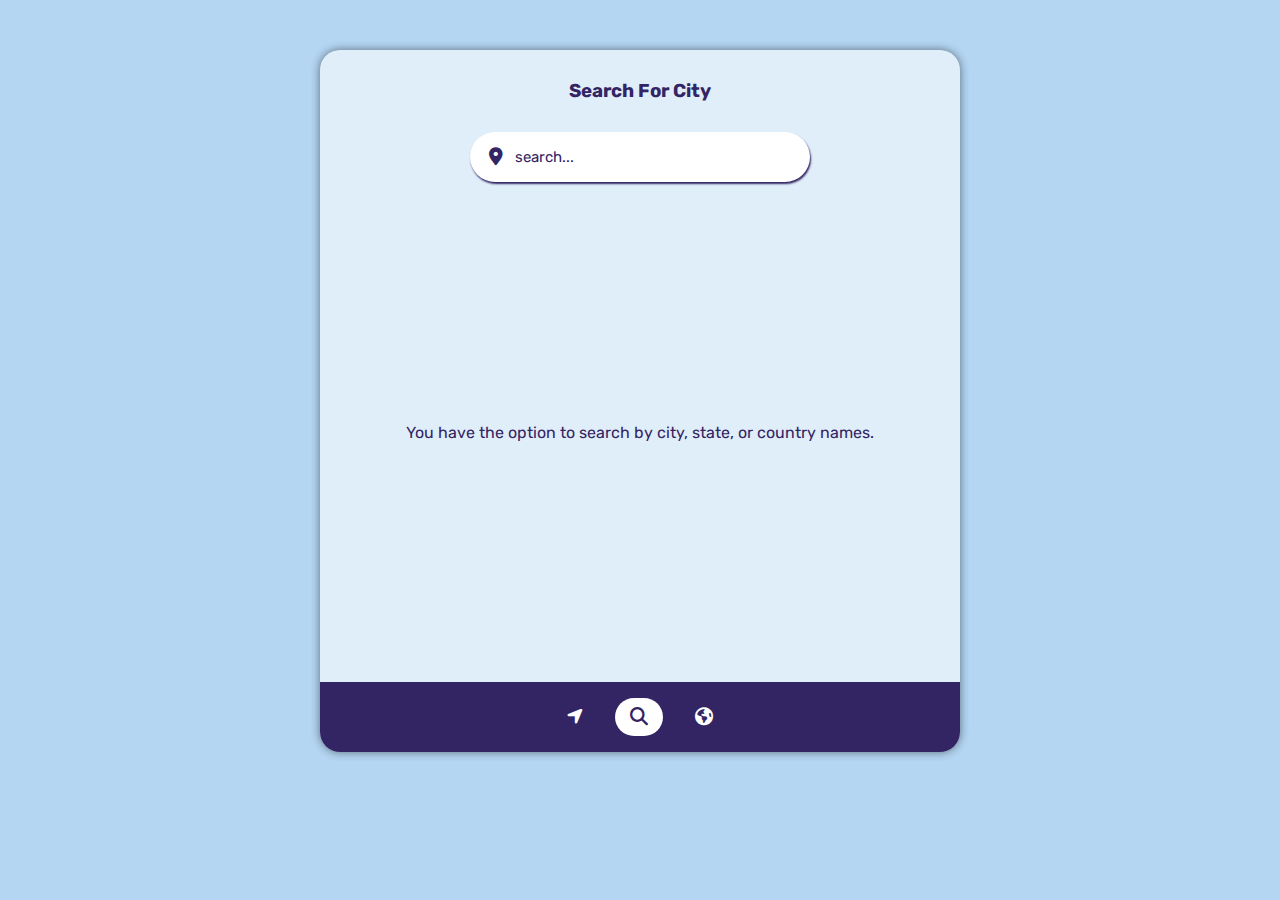
<file: weather Api/search.html>
<!DOCTYPE html>
<html lang="en">

<head>
  <meta charset="UTF-8">
  <meta name="viewport" content="width=device-width, initial-scale=1.0">
  <!-- links -->
  <link rel="icon" type="png" href="img/icon.png" />
  <link rel="stylesheet" href="https://cdnjs.cloudflare.com/ajax/libs/font-awesome/6.4.0/css/all.min.css" />
  <link rel="stylesheet" href="css/search.css" />
  <!-- Title -->
  <title>Document</title>
</head>

<body>
  <div id="screen">
    <!-- main section -->
    <h3>Search For City</h3>
    <!-- search -->
    <div class="search">
      <div class="search-icon"><i class="fa-solid fa-location-dot"></i></div>
      <input class="searchinput" type="text" placeholder="search...">
    </div>
    <!-- message -->
    <div class="message">
      <p>You have the option to search by city, state, or country names.</p>
    </div>
    <!-- error message -->
    <div class="error-message">
      <p>One of the specified locations (city, state, or country) was not found. Please try again</p>
    </div>
    <!-- weather -->
    <div class="return">
      <div class="box">
        <div class="weather-box">
          <div class="name">
            <div class="city-name">Landon</div>
            <div class="weather-temp">20°</div>
          </div>
          <div class="weather-icon"><img class="weather-img" src="img/haze.png" alt=""></div>
        </div>
        <!-- 1 -->
        <div class="weather-desc">
          <div class="desc-box">
            <div class="desc-icon"><i class="fa-solid fa-wind"></i></div>
            <div class="desc-name">Wind</div>
            <div class="desc-info wind">15 m/s</div>
          </div>

          <div class="desc-box">
            <div class="desc-icon"><i class="fa-solid fa-temperature-full"></i></div>
            <div class="desc-name">Pressure</div>
            <div class="desc-info pressure">15 mbar</div>
          </div>

          <div class="desc-box">
            <div class="desc-icon"><i class="fa-solid fa-droplet"></i></div>
            <div class="desc-name">Humidity</div>
            <div class="desc-info humidity">50%</div>
          </div>
        </div>
        <!-- 2 -->
        <div class="weather-desc">
          <div class="desc-box">
            <div class="desc-icon"><i class="fa-solid fa-sun"></i></div>
            <div class="desc-name">Sun Rise</div>
            <div class="desc-info sunrise">12:00:00</div>
          </div>

          <div class="desc-box">
            <div class="desc-icon"><i class="fa-solid fa-cloud-sun"></i></div>
            <div class="desc-name">Sun Set</div>
            <div class="desc-info sunset">12:00:00</div>
          </div>

        </div>
      </div>
    </div>
    <!-- nav section -->
    <nav>
      <ul>
        <li><a href="index.html"><i class="fa-solid fa-location-arrow"></i></a></li>
        <li><a class="active" href="search.html"><i class="fa-solid fa-magnifying-glass"></i></a></li>
        <li><a href="world.html"><i class="fa-solid fa-earth-americas"></i></a></li>
      </ul>
    </nav>
  </div>
  <!-- main.js -->
  <script src="js/search.js"></script>
</body>

</html>
</file>
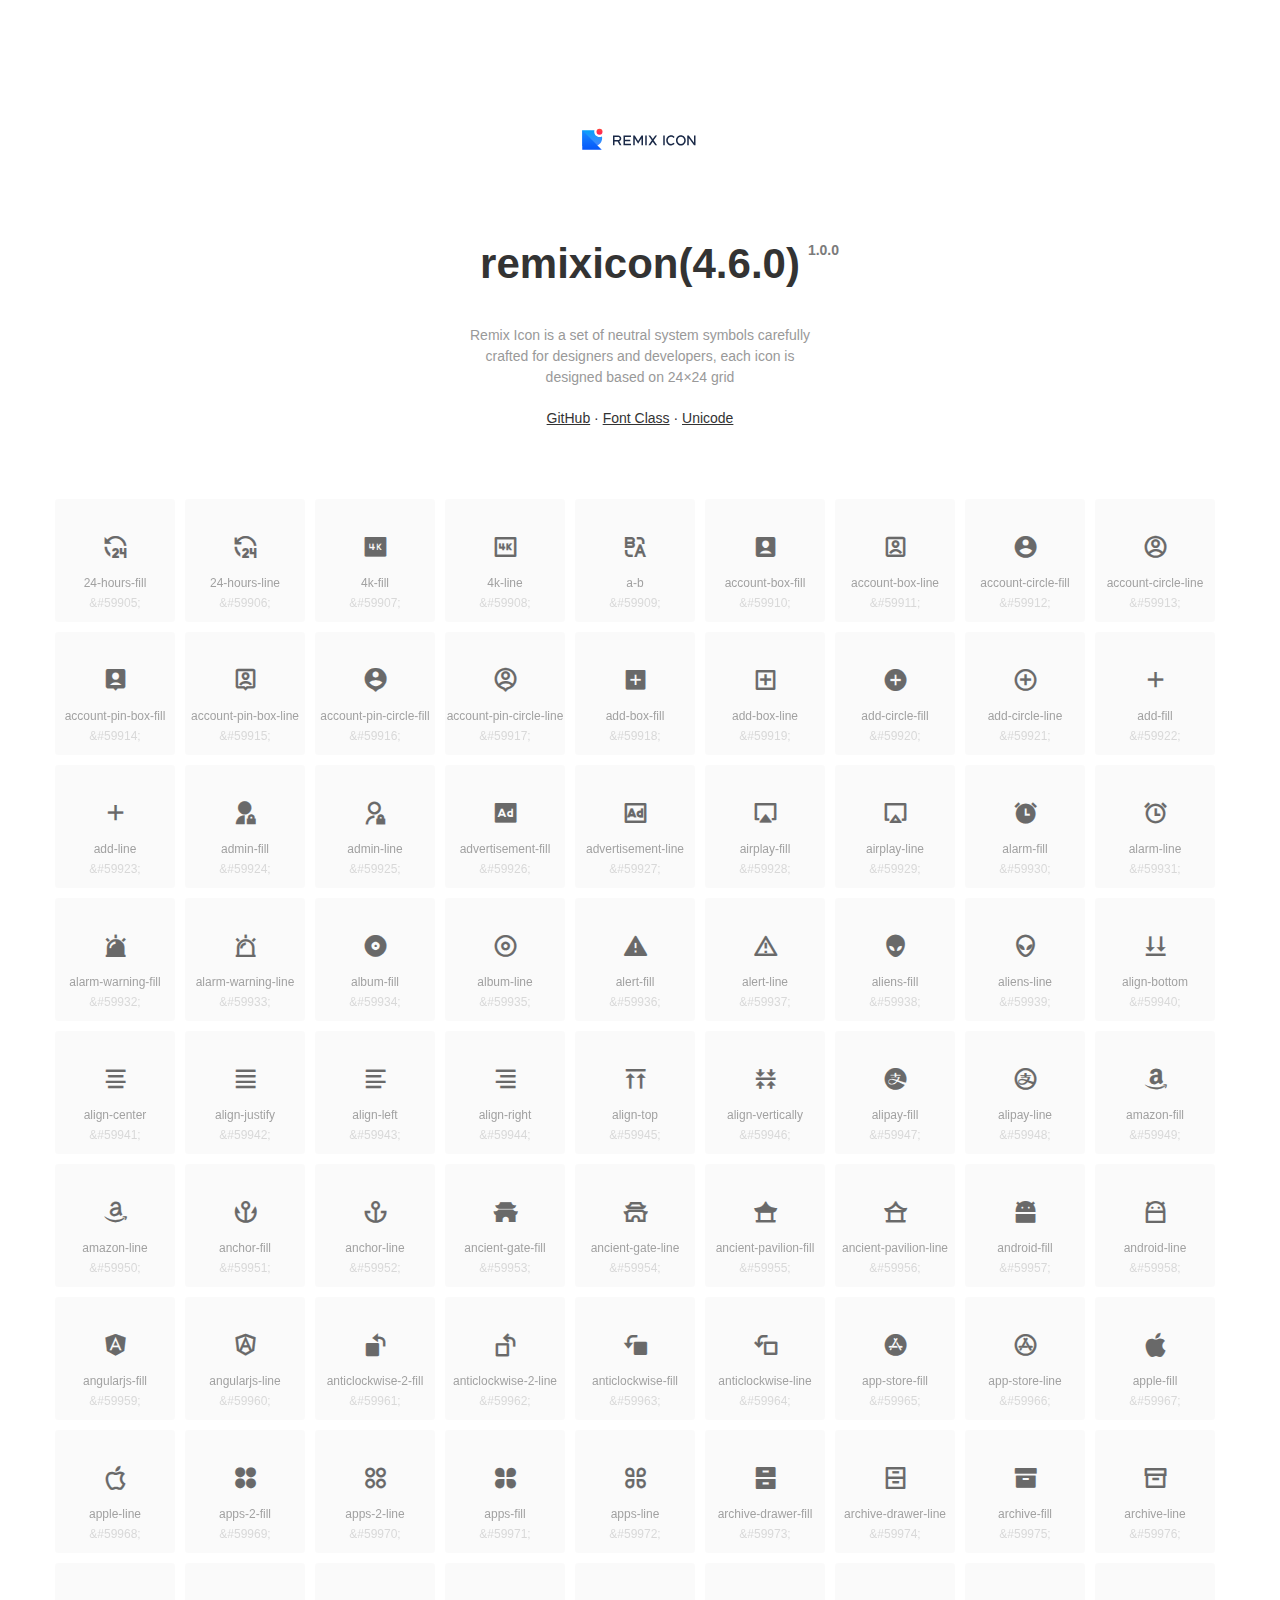
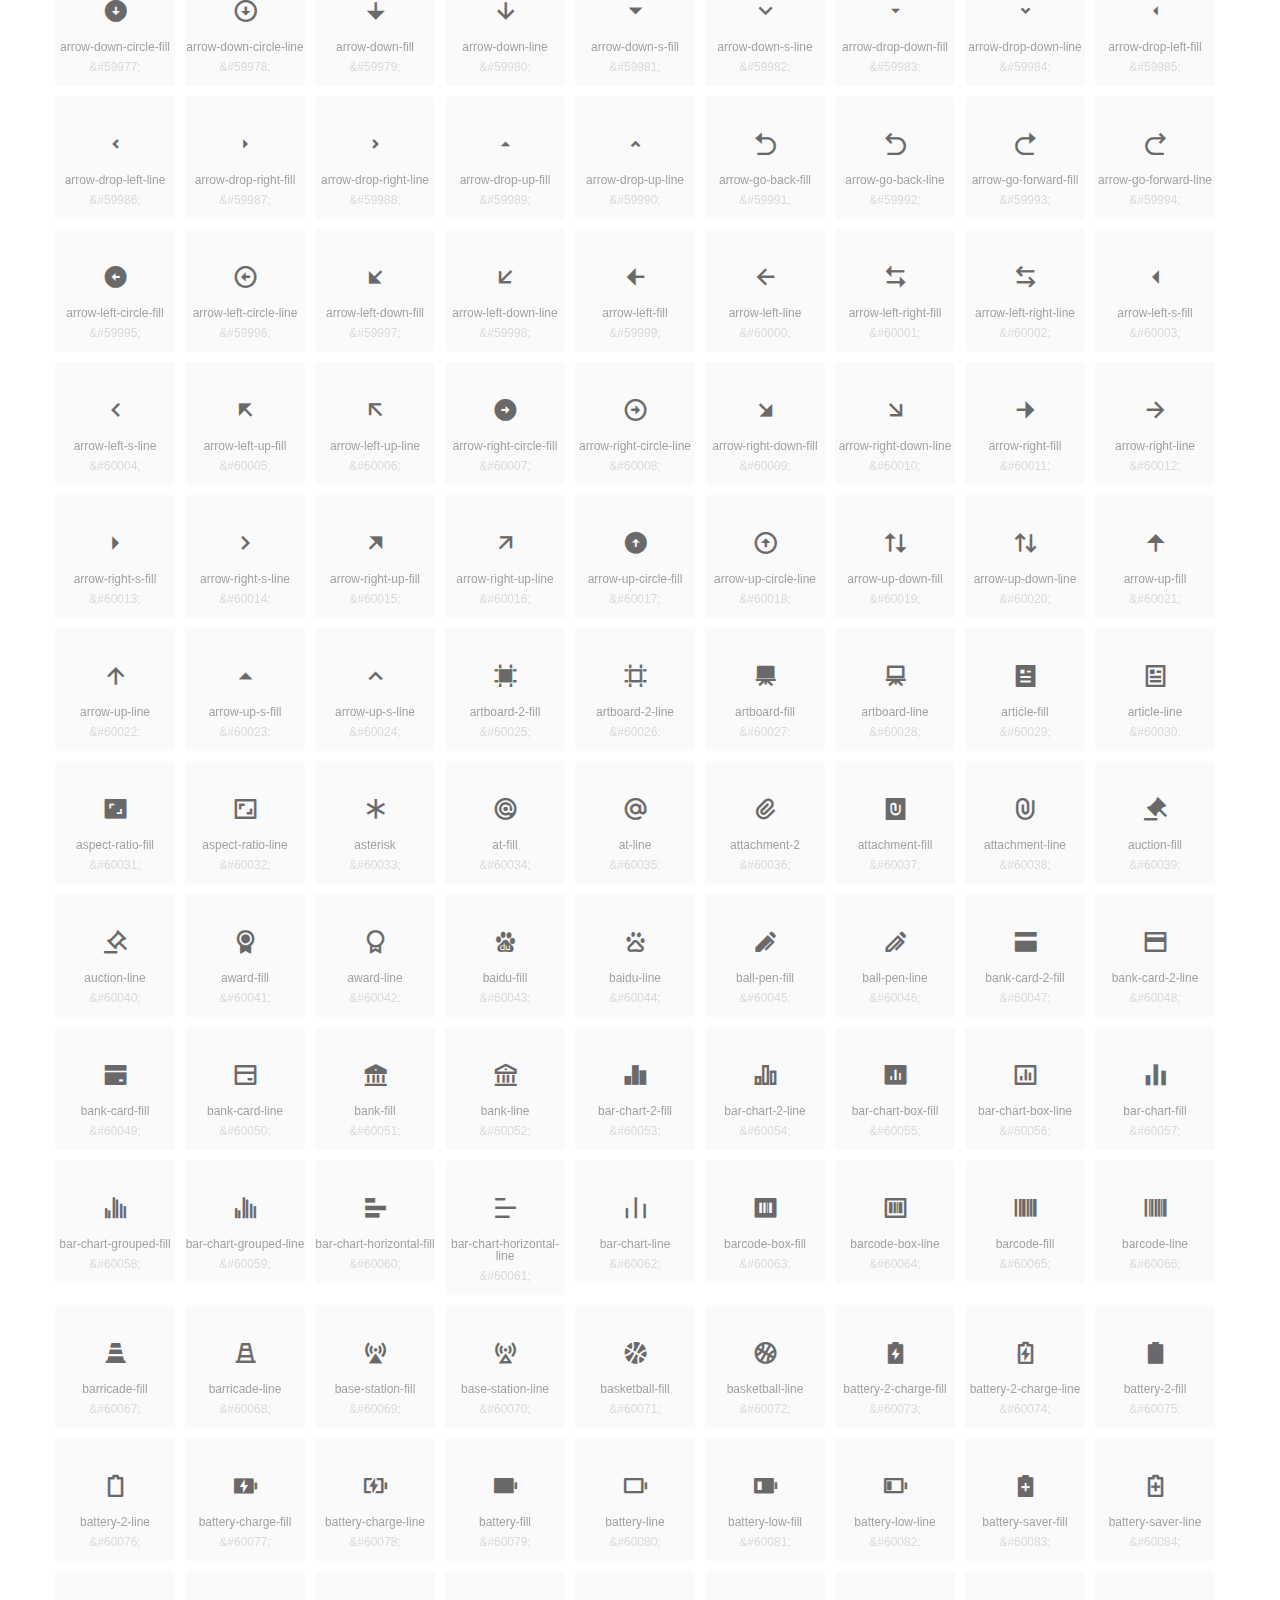
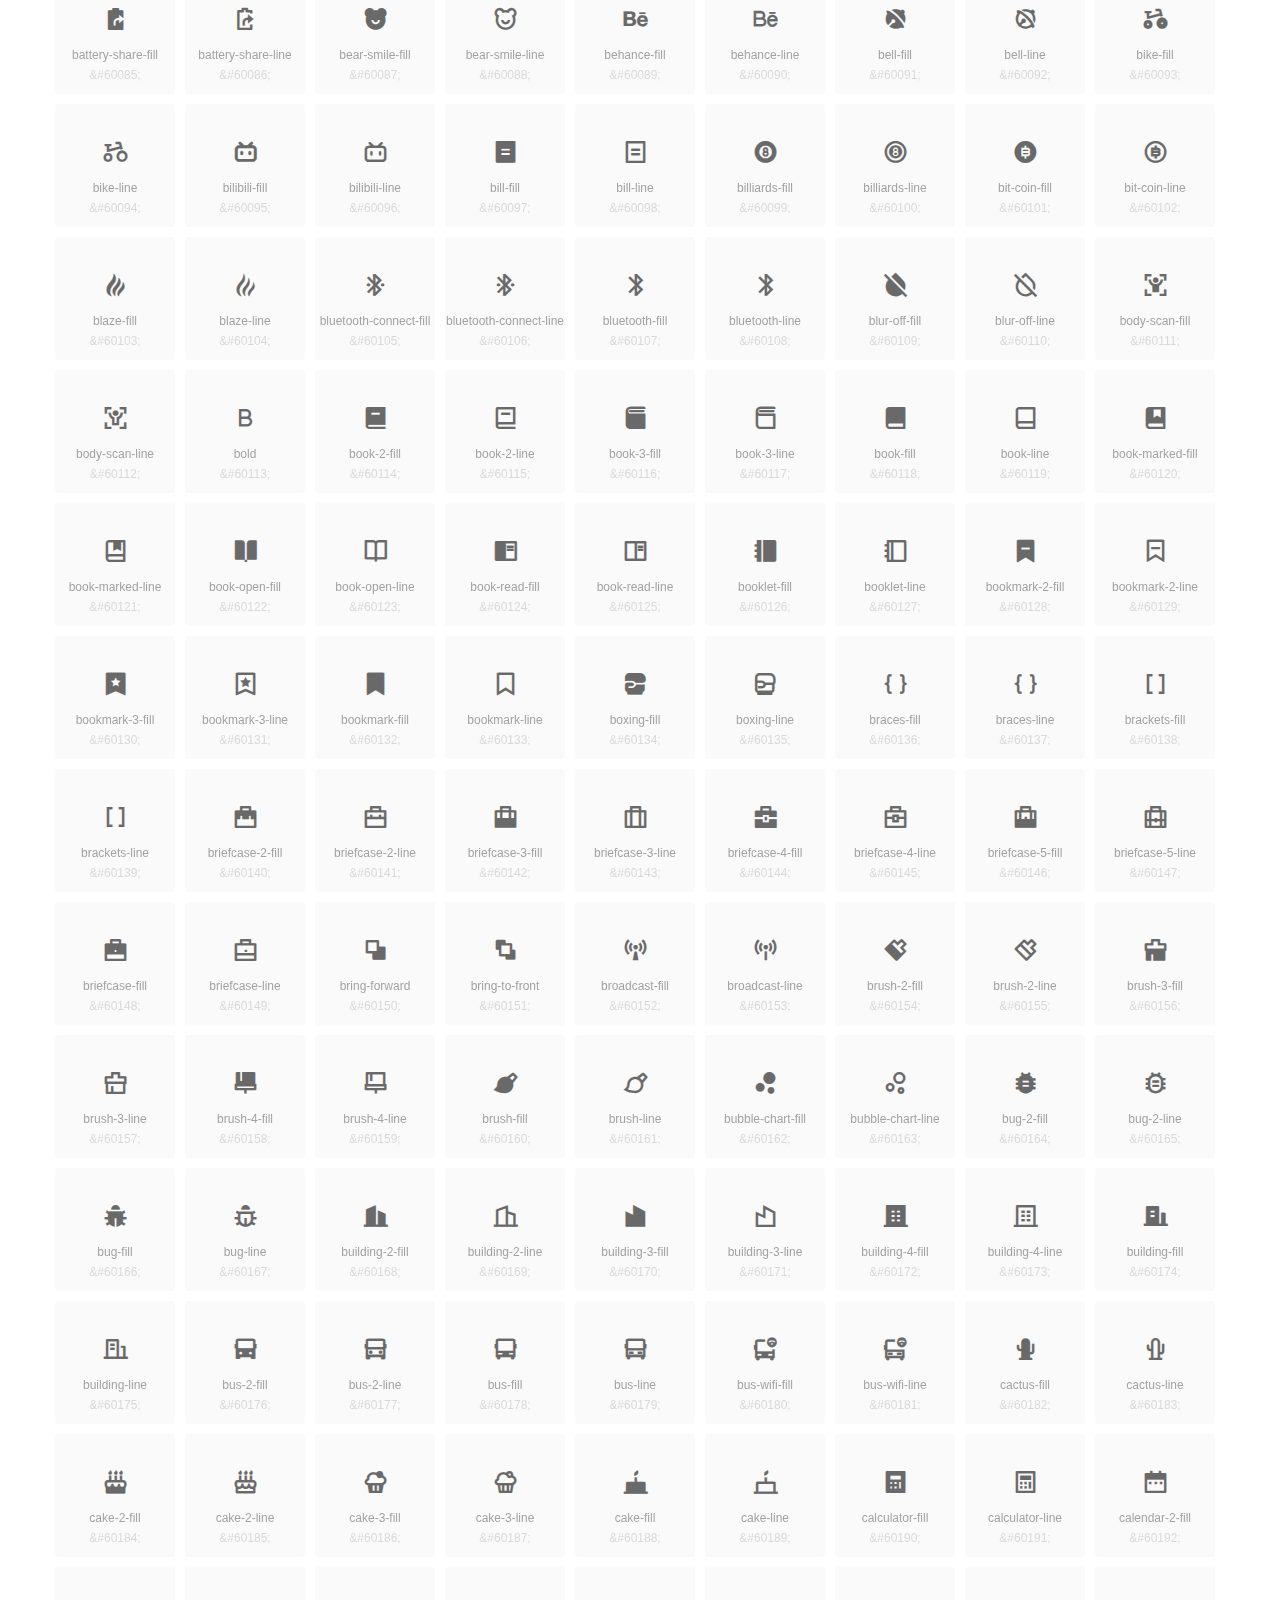
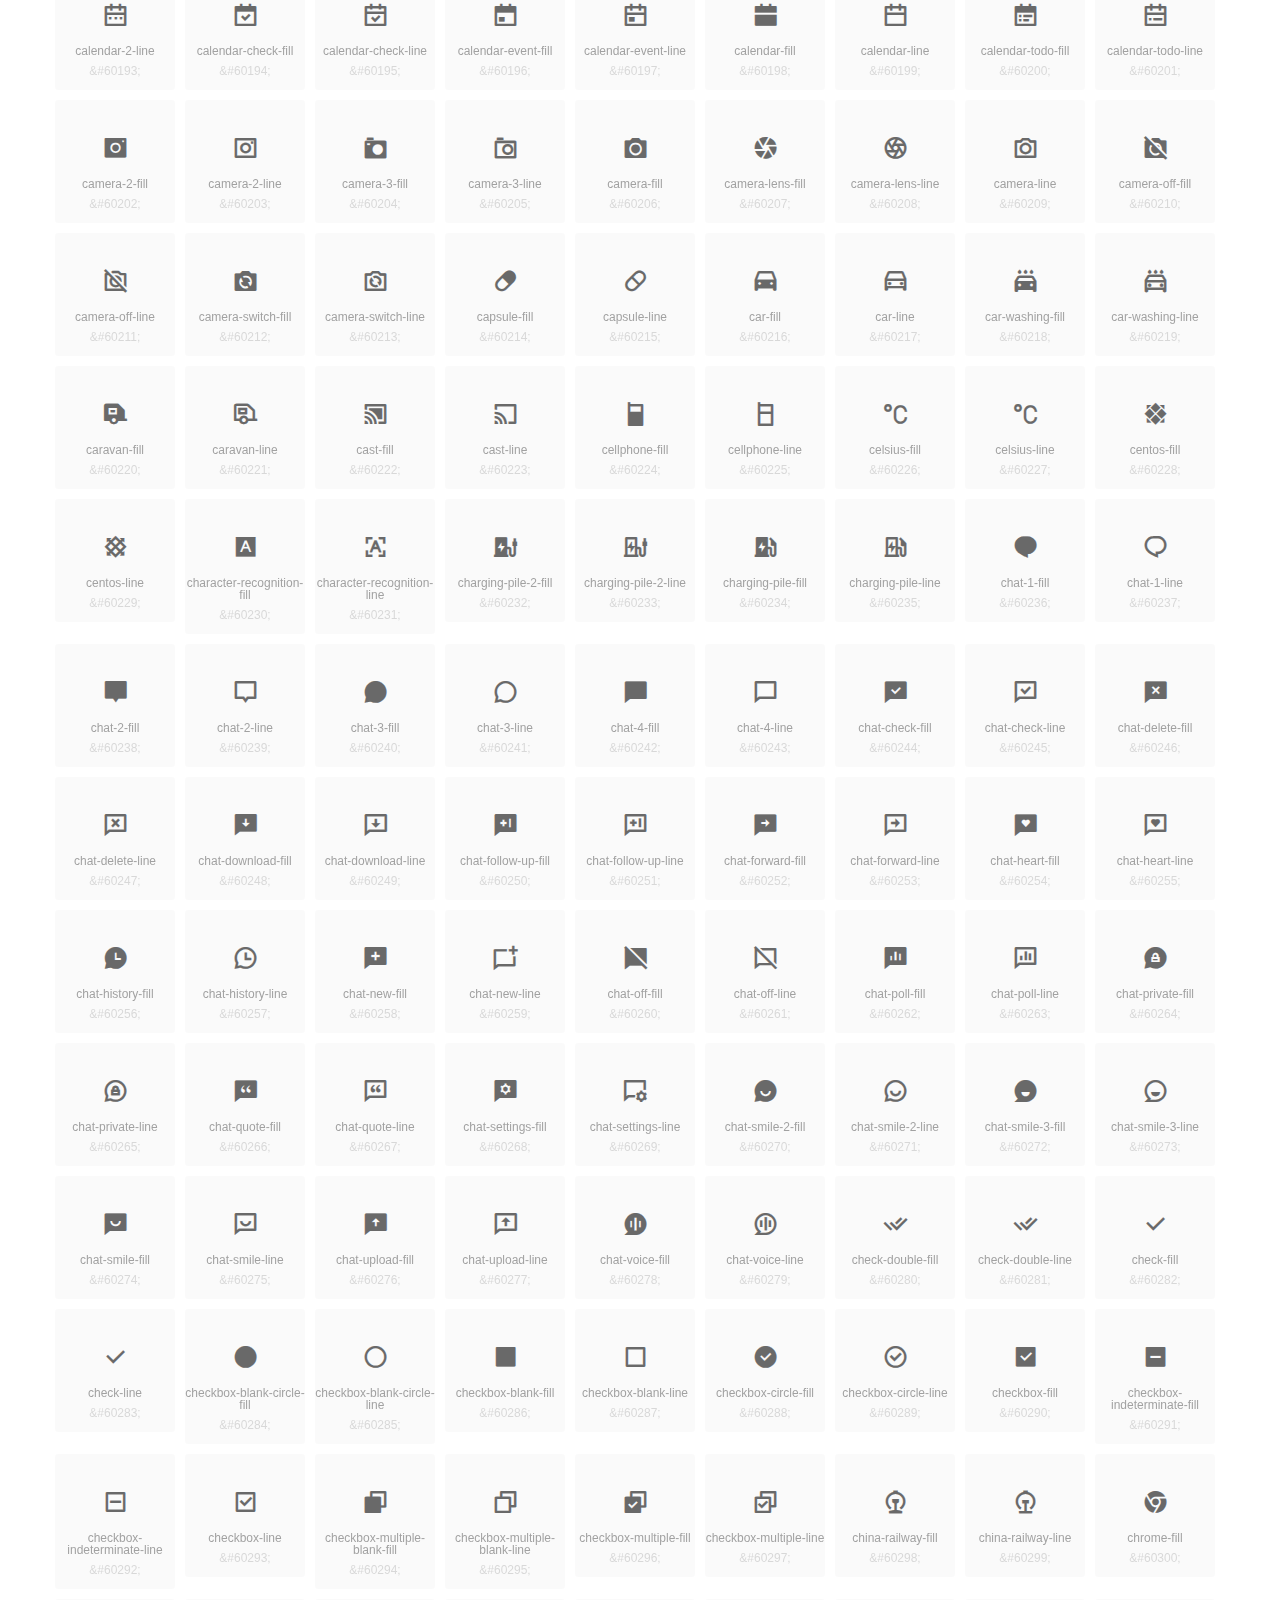
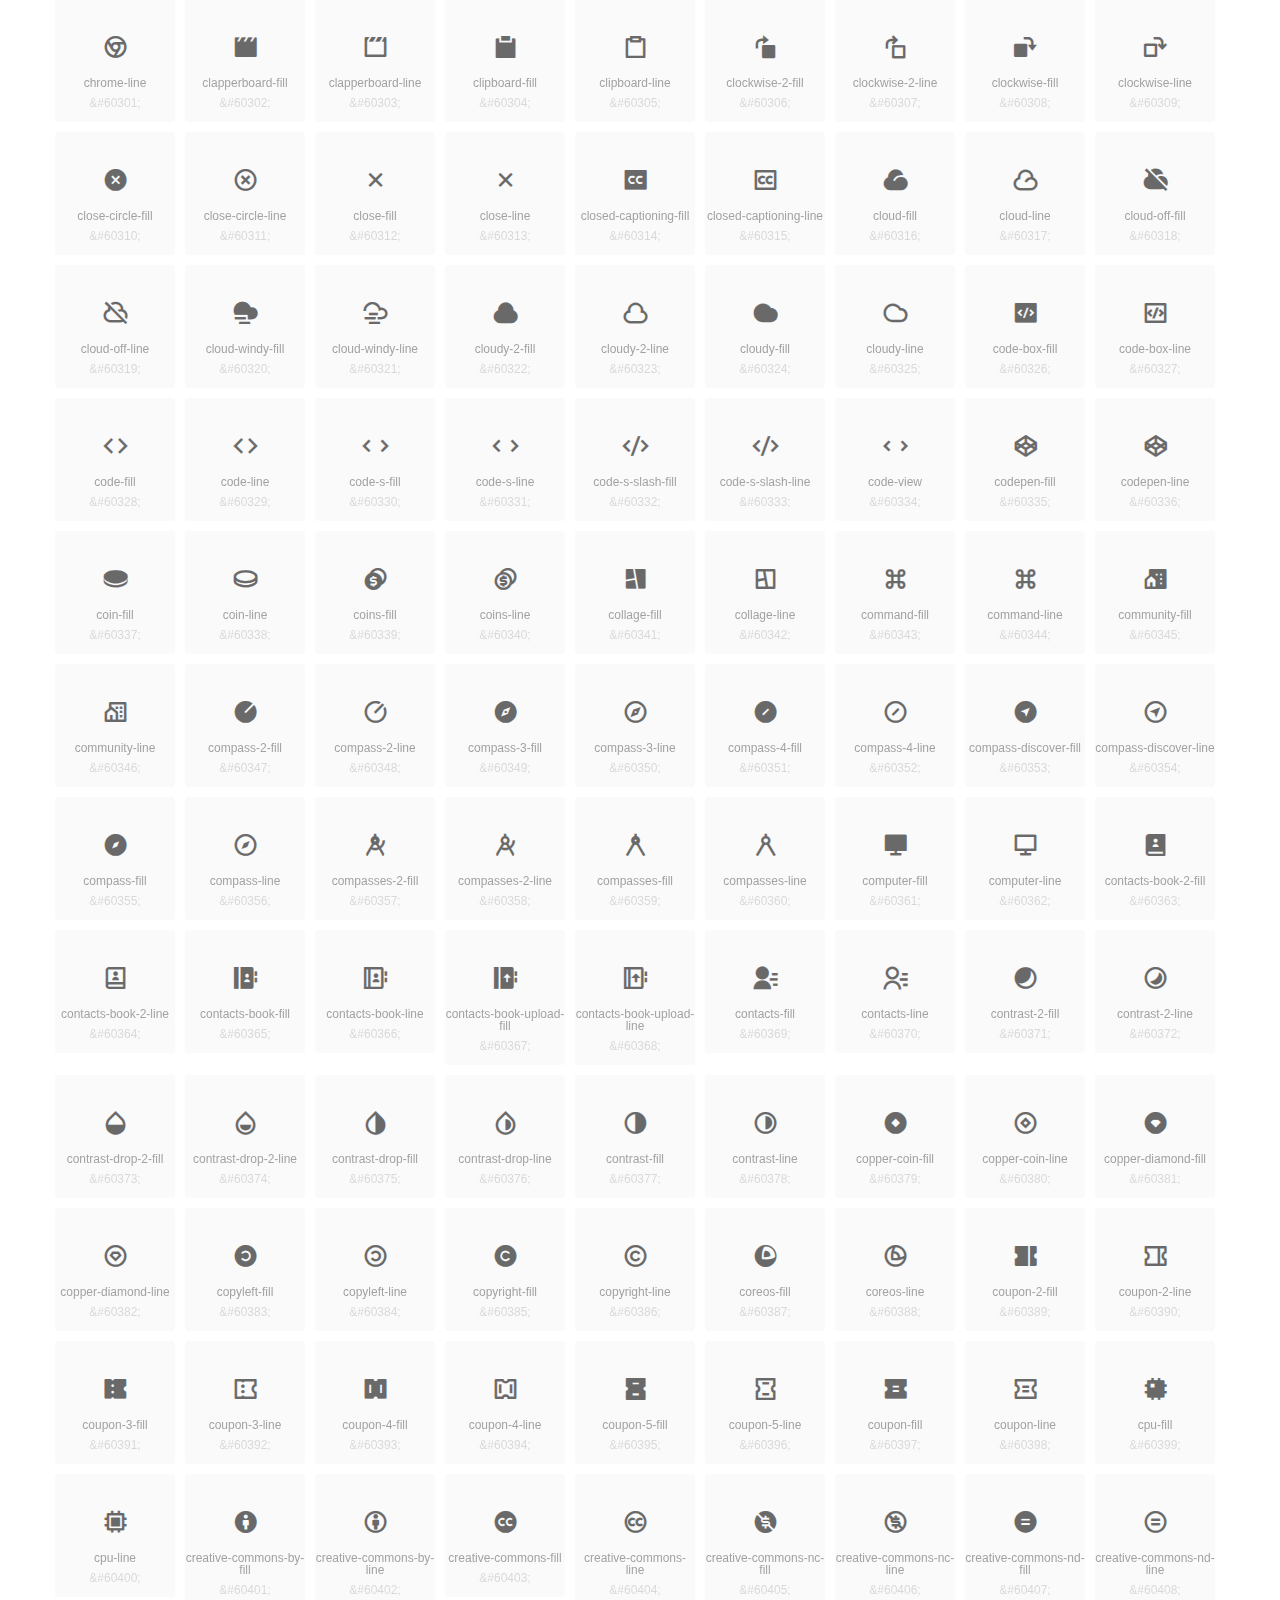
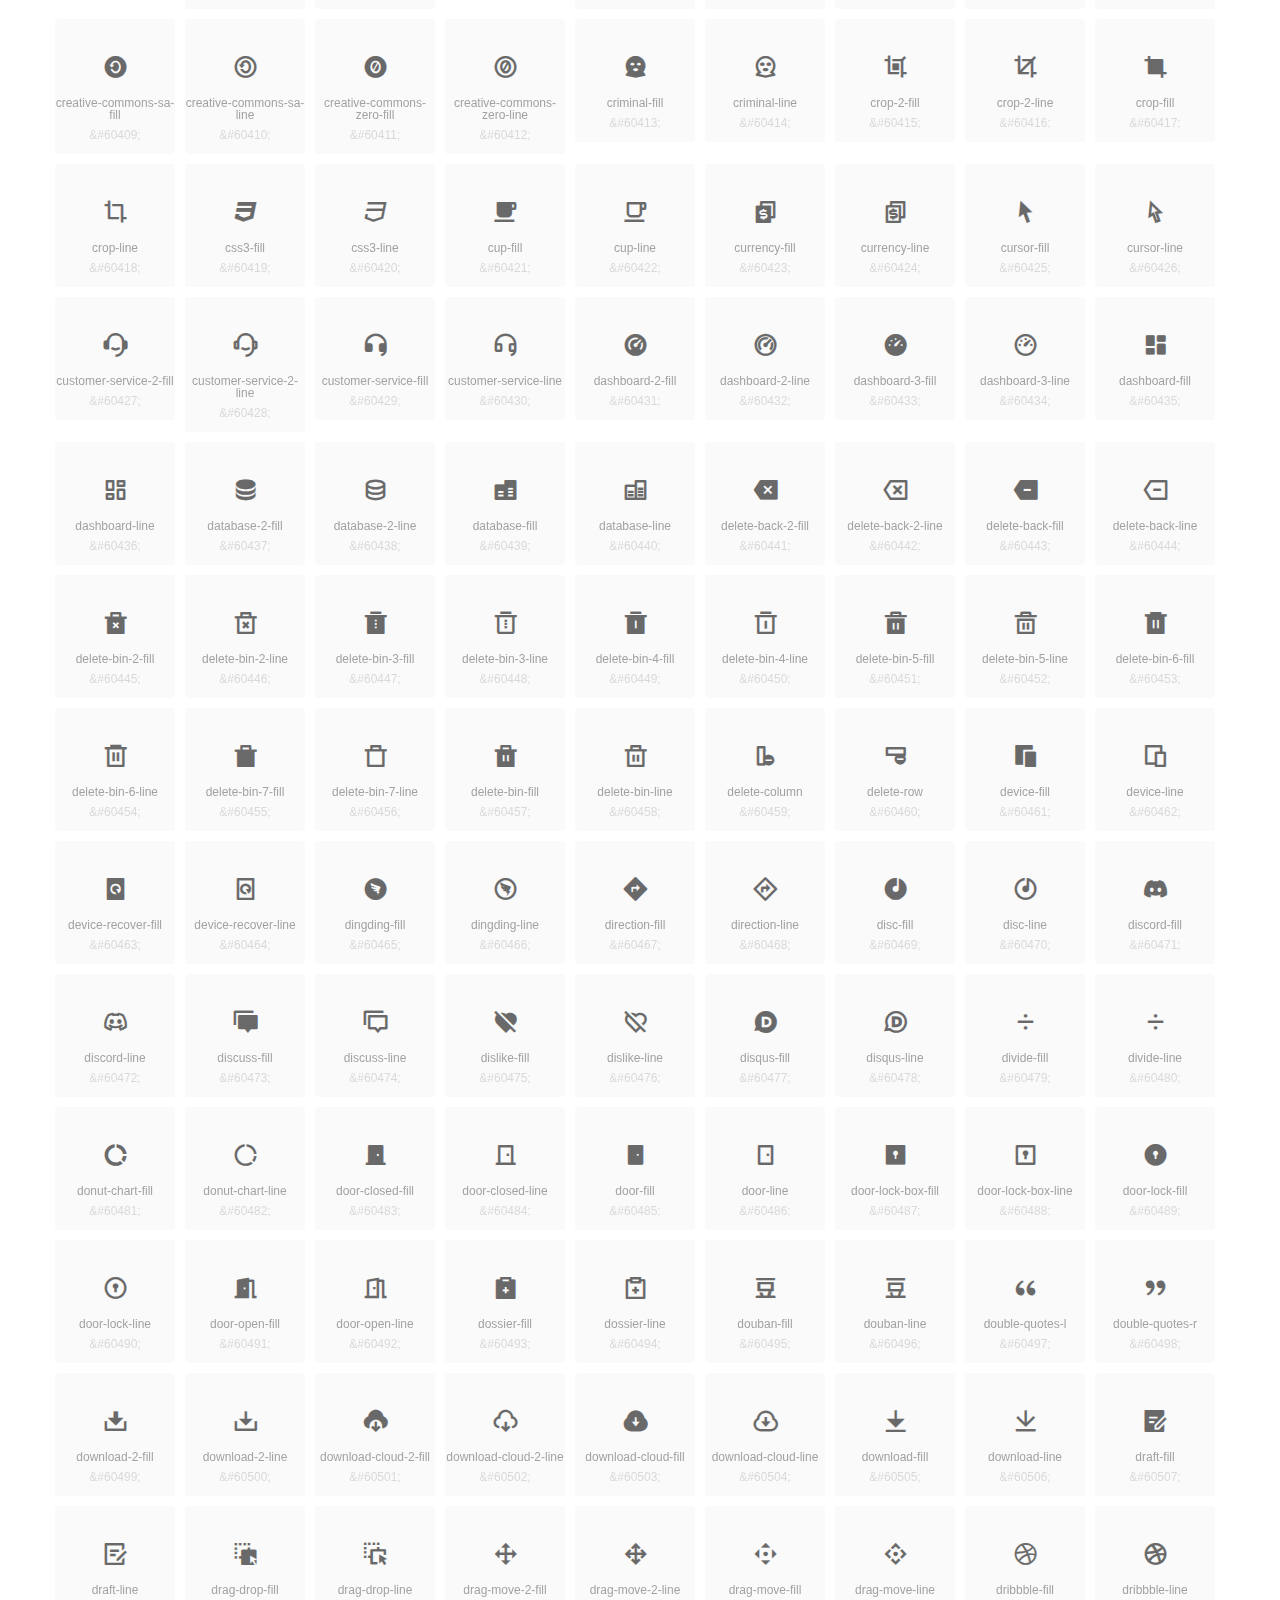
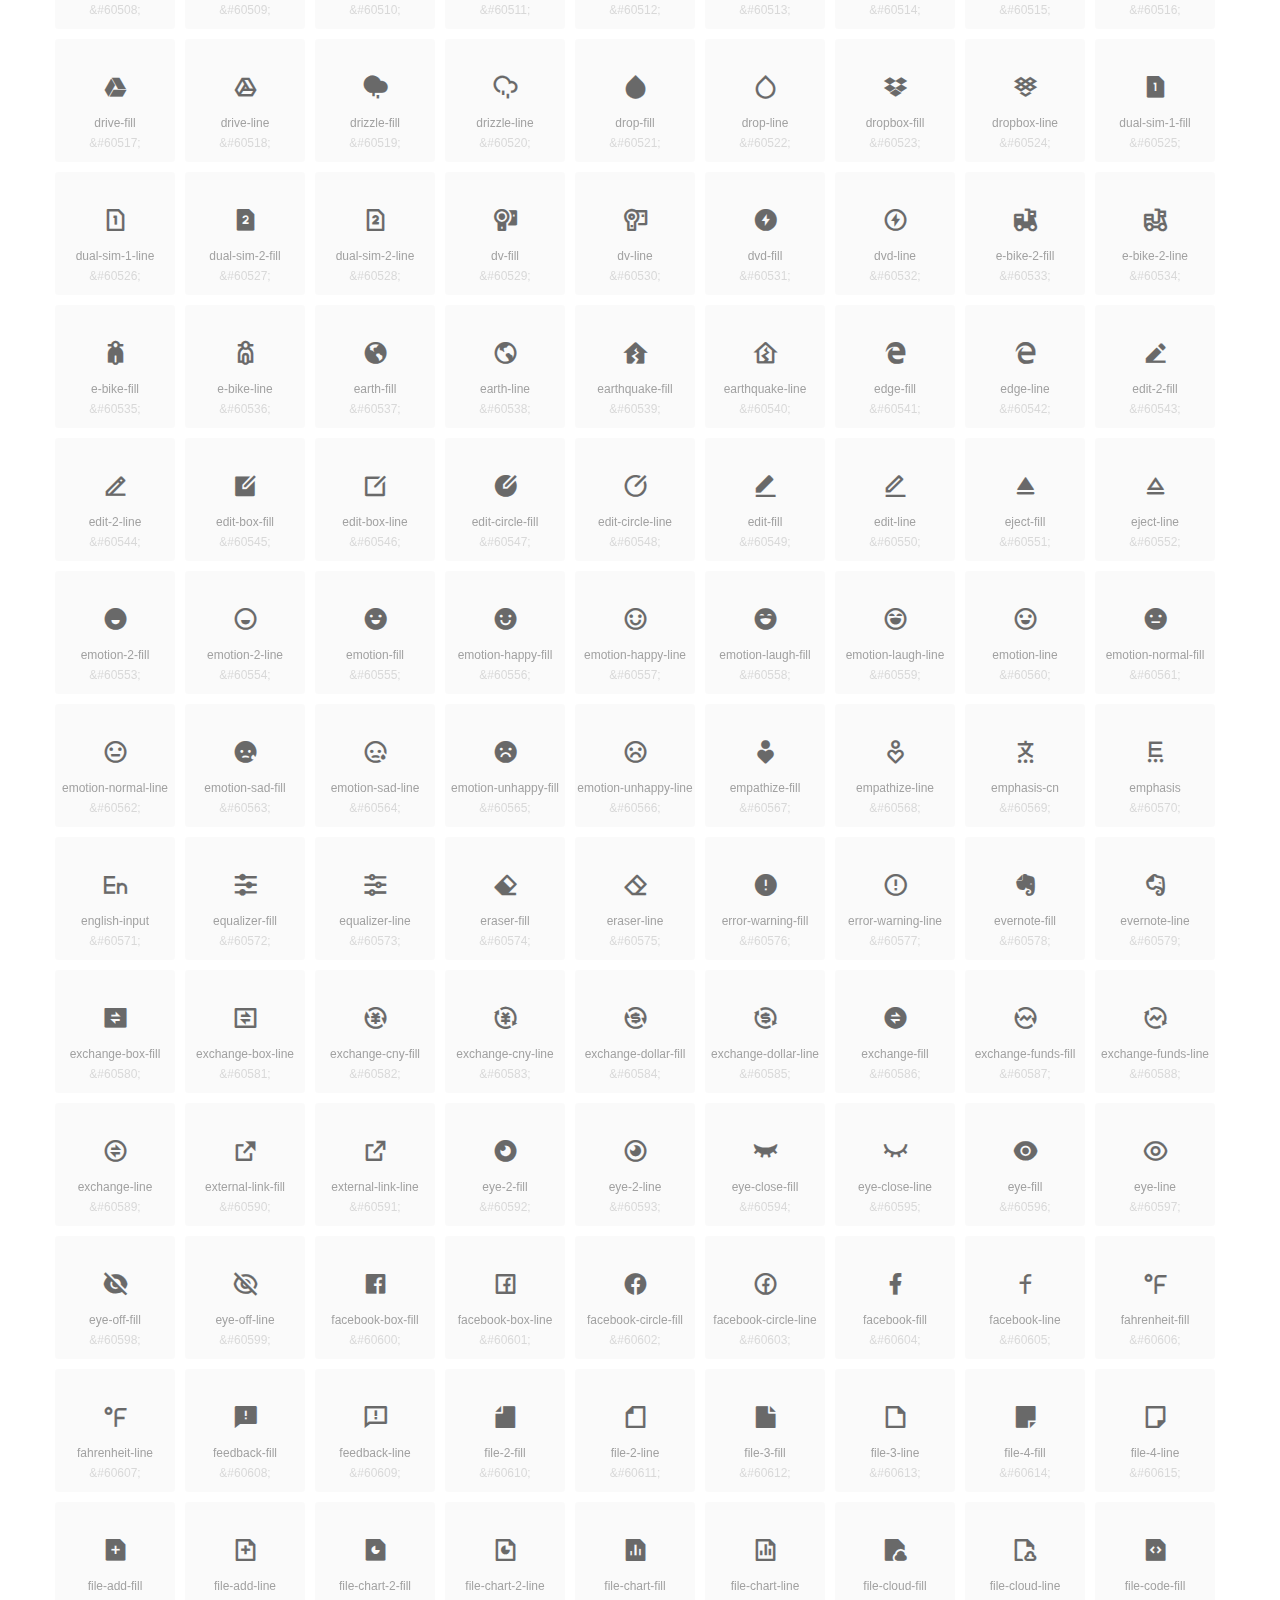
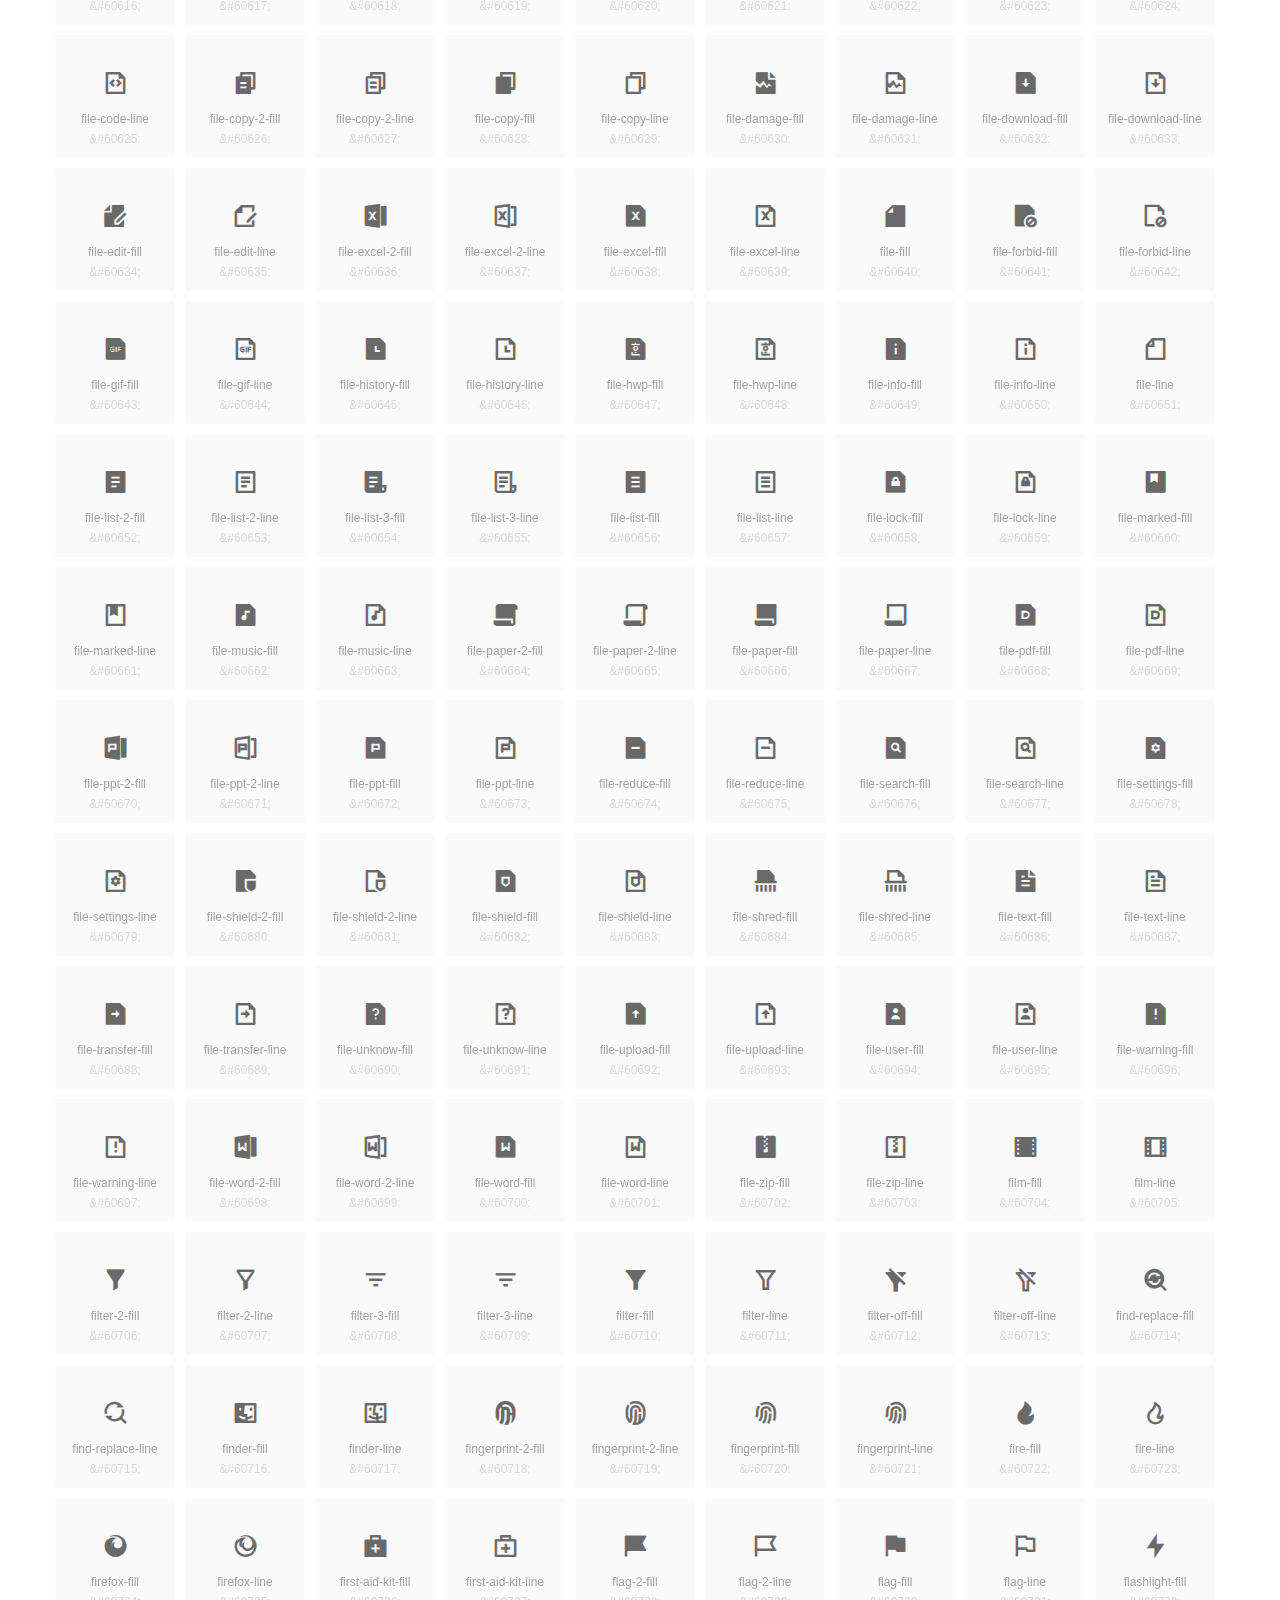
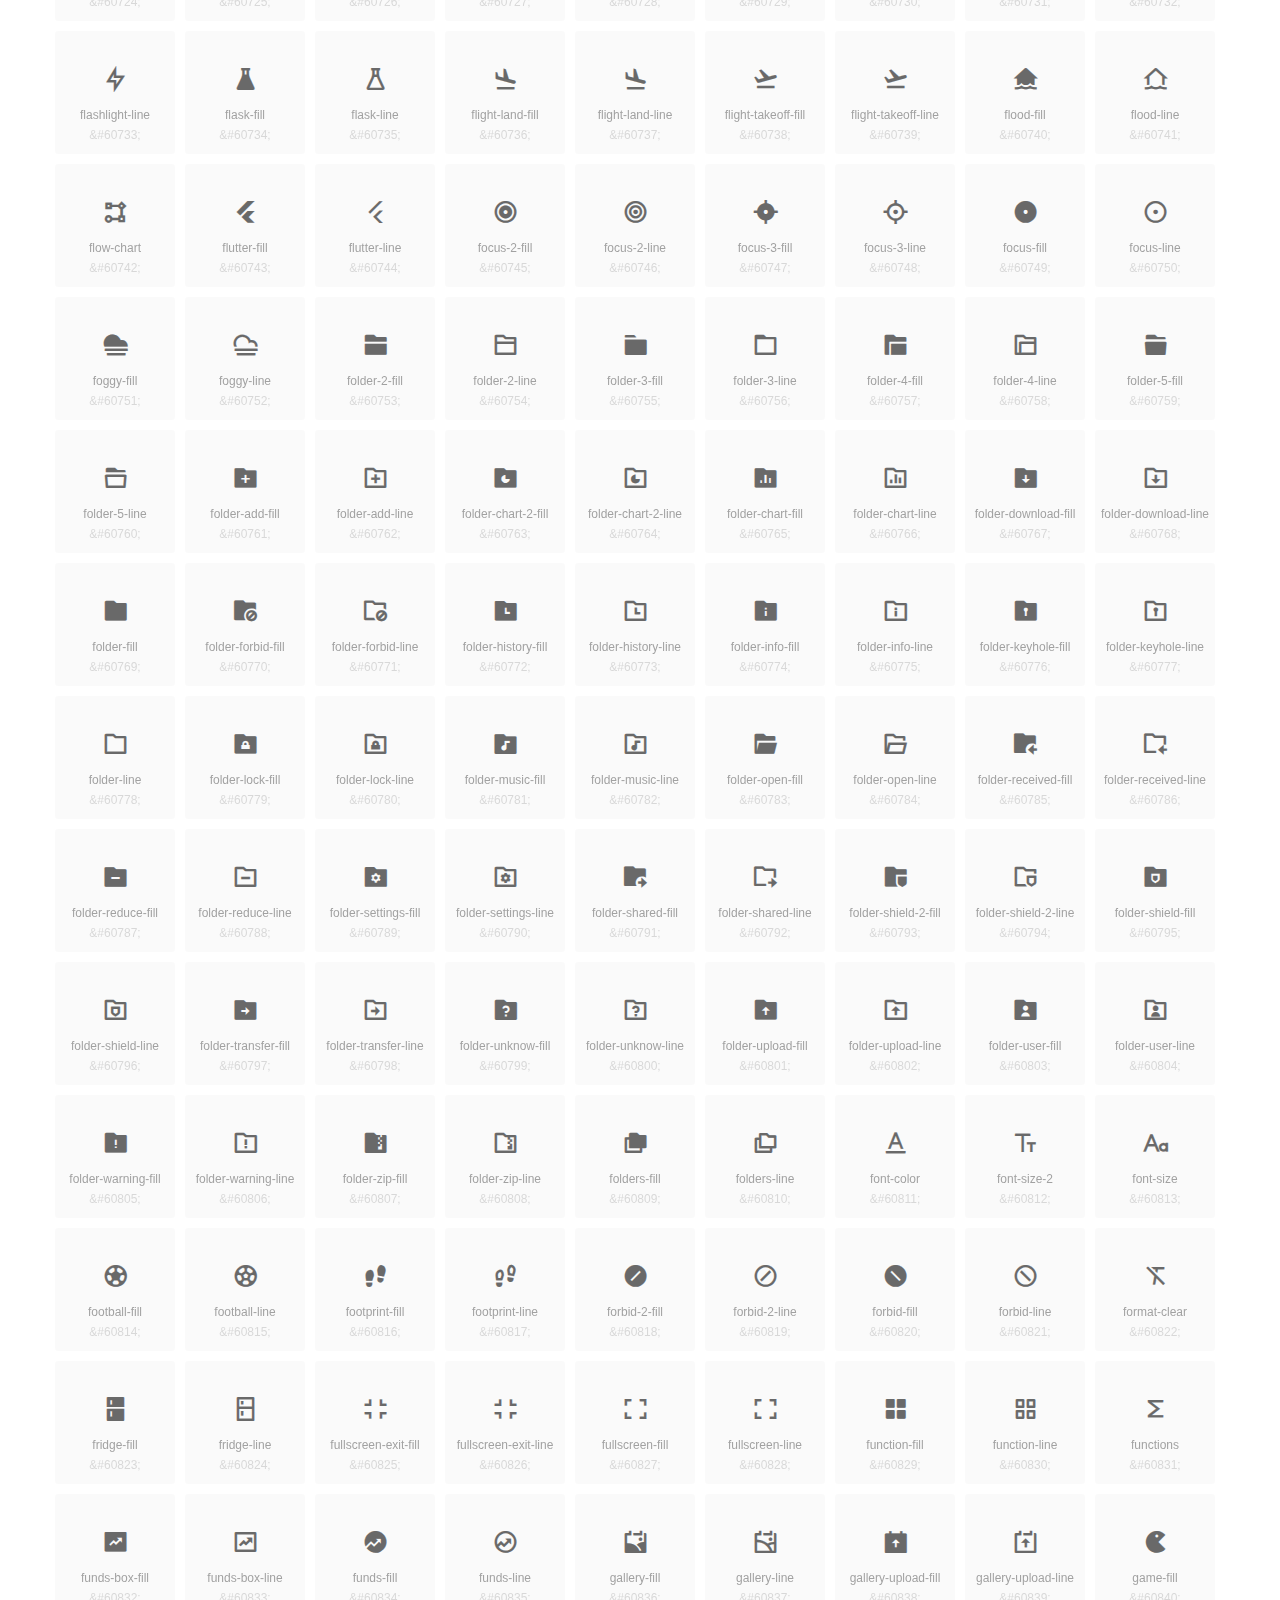
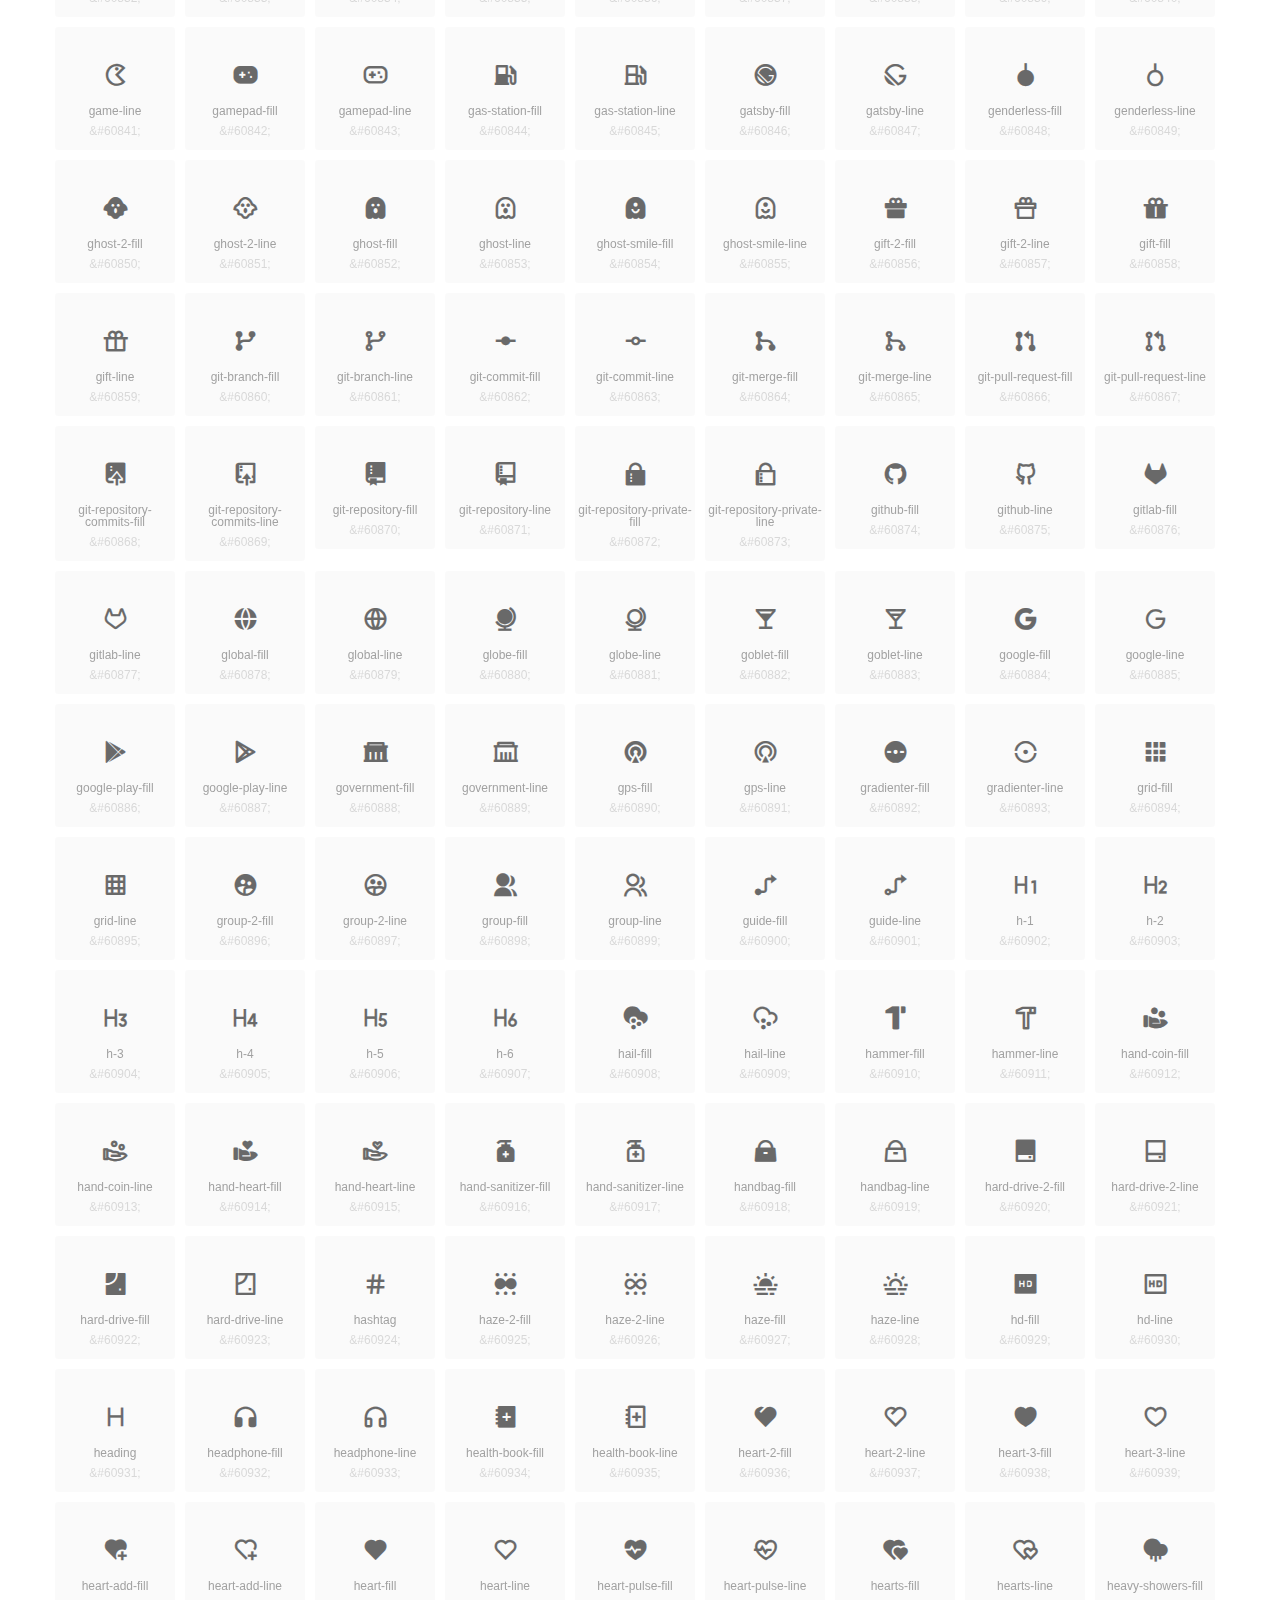
<file: Construction Website/remix/fonts/unicode.html>
<!DOCTYPE html>
<html lang="en">
<head>
  <meta charset="UTF-8">
  <title>remixicon(4.6.0)</title>
  <meta name="viewport" content="width=device-width,minimum-scale=1.0,maximum-scale=1.0,user-scalable=no">
   
  <meta name="description" content="Remix Icon is a set of neutral system symbols carefully crafted for designers and developers, each icon is designed based on 24×24 grid">
   
  <meta name="keywords" content="remixicon,TTF,EOT,WOFF,WOFF2,SVG">
  
  
  
  <style>
    *{margin: 0;padding: 0;list-style: none;}
    body { color: #696969; font: 12px/1.5 tahoma, arial, \5b8b\4f53, sans-serif; }
    a { color: #333; text-decoration: underline; }
    a:hover { color: rgb(9, 73, 209); }
    .header { color: #333; text-align: center; padding: 80px 0 60px 0; min-height: 153px; font-size: 14px; }
    .header .logo svg { height: 120px; width: 120px; }
    .header h1 { font-size: 42px; padding: 26px 0 10px 0; }
    .header sup {font-size: 14px; margin: 8px 0 0 8px; position: absolute; color: #7b7b7b; }
    .info {
      color: #999;
      font-weight: normal;
      max-width: 346px;
      margin: 0 auto;
      padding: 20px 0;
      font-size: 14px;
    }

    .icons { max-width: 1190px; margin: 0 auto; }
    .icons ul { text-align: center; }
    .icons ul li {
      vertical-align: top;
      width: 120px;
      display: inline-block;
      text-align: center;
      background-color: rgba(0,0,0,.02);
      border-radius: 3px;
      padding: 29px 0 10px 0;
      margin-right: 10px;
      margin-top: 10px;
      transition: all 0.6s ease;
    }
    .icons ul li:hover { background-color: rgba(0,0,0,.06); }
    .icons ul li:hover span { color: #3c75e4; opacity: 1; }
    .icons ul li .unicode { color: #8c8c8c; opacity: 0.3; }
    .icons ul li h4 {
      font-weight: normal;
      padding: 10px 0 5px 0;
      display: block;
      color: #8c8c8c;
      font-size: 14px;
      line-height: 12px;
      opacity: 0.8;
    }
    .icons ul li:hover h4 { opacity: 1; }
    .icons ul li svg { width: 24px; height: 24px; }
    .icons ul li:hover { color: #3c75e4; }
    .footer { text-align: center; padding: 10px 0 90px 0; }
    .footer a { text-align: center; padding: 10px 0 90px 0; color: #696969;}
    .footer a:hover { color: #0949d1; }
    .links { text-align: center; padding: 50px 0 0 0; font-size: 14px; }
    
    
    .icons ul .unicode-icon span { display: block; }
    .icons ul .unicode-icon h4 { font-size: 12px; }
    @font-face {
      font-family: "remixicon";
      src: url("remixicon.eot");
      /* IE9*/
      src: url("remixicon.eot#iefix") format("embedded-opentype"),
      /* IE6-IE8 */
      url("remixicon.woff2?1734404658166") format("woff2"),
      url("remixicon.woff?1734404658166") format("woff"),
      /* chrome, firefox */
      url("remixicon.ttf?1734404658166") format("truetype"),
      /* chrome, firefox, opera, Safari, Android, iOS 4.2+*/
      url("remixicon.svg#remixicon?1734404658166") format("svg");
      /* iOS 4.1- */
    }
    .iconfont {
      font-family: "remixicon" !important;
      font-size: 26px;
      font-style: normal;
      -webkit-font-smoothing: antialiased;
      -webkit-text-stroke-width: 0.2px;
      -moz-osx-font-smoothing: grayscale;
    }
    
    
  </style>
  
</head>

<body>
  
  <div class="header">
    
    <div class="logo">
      <a href="./"><svg width="160" height="32" viewBox="0 0 160 32" fill="none" xmlns="http://www.w3.org/2000/svg">
<path d="M121.5 9.80005C123.33 9.80005 124.984 10.5797 126.165 11.8344L124.75 13.2496C123.929 12.3549 122.773 11.8 121.5 11.8C119.029 11.8 117 13.891 117 16.5C117 19.1091 119.029 21.2 121.5 21.2C122.773 21.2 123.929 20.6452 124.75 19.7505L126.165 21.1657C124.984 22.4204 123.33 23.2 121.5 23.2C117.91 23.2 115 20.2004 115 16.5C115 12.7997 117.91 9.80005 121.5 9.80005Z" fill="#1A2947"/>
<path d="M113 10V23H111V10H113Z" fill="#1A2947"/>
<path d="M154 23V9.99988H152L152 19.6019L144.997 9.99988L143 10.0039V23H145L145 13.3969L152 23H154Z" fill="#1A2947"/>
<path d="M68 10V12H60V15.5H67V17.5H60V21H68V23H58V10H68Z" fill="#1A2947"/>
<path d="M82 10L77.4999 17.201L73 10H71V23H73V13.775L77.4999 20.975L82 13.773V23H84V10H82Z" fill="#1A2947"/>
<path d="M89 10V23H87V10H89Z" fill="#1A2947"/>
<path d="M96.9999 14.7565L93.6689 9.99951H91.2279L95.7789 16.4995L91.2289 22.9995H93.6689L96.9999 18.2435L100.33 22.9995H102.772L98.2209 16.4995L102.773 9.99951H100.33L96.9999 14.7565Z" fill="#1A2947"/>
<path fill-rule="evenodd" clip-rule="evenodd" d="M141 16.5C141 12.7997 138.09 9.80005 134.5 9.80005C130.91 9.80005 128 12.7997 128 16.5C128 20.2004 130.91 23.2 134.5 23.2C138.09 23.2 141 20.2004 141 16.5ZM130 16.5C130 13.891 132.029 11.8 134.5 11.8C136.971 11.8 139 13.891 139 16.5C139 19.1091 136.971 21.2 134.5 21.2C132.029 21.2 130 19.1091 130 16.5Z" fill="#1A2947"/>
<path fill-rule="evenodd" clip-rule="evenodd" d="M51 10C53.2091 10 55 11.7909 55 14C55 15.7175 53.9176 17.1821 52.3977 17.749L55.1901 22.999H52.9251L50.267 18H46V23H44V10H51ZM46 11.999V15.999L51 16C52.1046 16 53 15.1046 53 14C53 12.8955 52.1 12 51 12L46 11.999Z" fill="#1A2947"/>
<path fill-rule="evenodd" clip-rule="evenodd" d="M19.2887 3.00389C19.1928 3.0013 19.0965 3 19 3H3V24H19C24.799 24 29.5 19.299 29.5 13.5C29.5 12.7108 29.4129 11.942 29.2479 11.2025C28.2772 11.7119 27.1722 12 26 12C22.134 12 19 8.86599 19 5C19 4.30645 19.1009 3.63646 19.2887 3.00389Z" fill="url(#paint0_linear_960_1054)"/>
<g filter="url(#filter0_b_960_1054)">
<path fill-rule="evenodd" clip-rule="evenodd" d="M3 3L29 29H3V3Z" fill="url(#paint1_linear_960_1054)"/>
</g>
<circle cx="26" cy="5" r="4" fill="url(#paint2_linear_960_1054)"/>
<defs>
<filter id="filter0_b_960_1054" x="-2.43656" y="-2.43656" width="36.8731" height="36.8731" filterUnits="userSpaceOnUse" color-interpolation-filters="sRGB">
<feFlood flood-opacity="0" result="BackgroundImageFix"/>
<feGaussianBlur in="BackgroundImage" stdDeviation="2.71828"/>
<feComposite in2="SourceAlpha" operator="in" result="effect1_backgroundBlur_960_1054"/>
<feBlend mode="normal" in="SourceGraphic" in2="effect1_backgroundBlur_960_1054" result="shape"/>
</filter>
<linearGradient id="paint0_linear_960_1054" x1="3" y1="3" x2="3" y2="24" gradientUnits="userSpaceOnUse">
<stop stop-color="#05A0FA"/>
<stop offset="1" stop-color="#4785FF"/>
</linearGradient>
<linearGradient id="paint1_linear_960_1054" x1="3" y1="3" x2="3" y2="29" gradientUnits="userSpaceOnUse">
<stop stop-color="#1A8CFF"/>
<stop offset="1" stop-color="#0557FA"/>
</linearGradient>
<linearGradient id="paint2_linear_960_1054" x1="22" y1="1" x2="22" y2="9" gradientUnits="userSpaceOnUse">
<stop stop-color="#FF463A"/>
<stop offset="1" stop-color="#FF1F5A"/>
</linearGradient>
</defs>
</svg>
</a>
    </div>
    
    <h1>remixicon(4.6.0)<sup>1.0.0</sup></h1>
    <div class="info">
      Remix Icon is a set of neutral system symbols carefully crafted for designers and developers, each icon is designed based on 24×24 grid
    </div>
    <p>
      
      <a href="https://github.com/Remix-Design/remixicon.git">GitHub</a> · 
      
      <a href="index.html">Font Class</a> · 
      
      <a href="unicode.html">Unicode</a>
      
    </p>
  </div>
  <div class="icons">
    <ul>
      <li class="unicode-icon"><span class="iconfont"></span><h4>24-hours-fill</h4><span class="unicode">&amp;#59905;</span></li><li class="unicode-icon"><span class="iconfont"></span><h4>24-hours-line</h4><span class="unicode">&amp;#59906;</span></li><li class="unicode-icon"><span class="iconfont"></span><h4>4k-fill</h4><span class="unicode">&amp;#59907;</span></li><li class="unicode-icon"><span class="iconfont"></span><h4>4k-line</h4><span class="unicode">&amp;#59908;</span></li><li class="unicode-icon"><span class="iconfont"></span><h4>a-b</h4><span class="unicode">&amp;#59909;</span></li><li class="unicode-icon"><span class="iconfont"></span><h4>account-box-fill</h4><span class="unicode">&amp;#59910;</span></li><li class="unicode-icon"><span class="iconfont"></span><h4>account-box-line</h4><span class="unicode">&amp;#59911;</span></li><li class="unicode-icon"><span class="iconfont"></span><h4>account-circle-fill</h4><span class="unicode">&amp;#59912;</span></li><li class="unicode-icon"><span class="iconfont"></span><h4>account-circle-line</h4><span class="unicode">&amp;#59913;</span></li><li class="unicode-icon"><span class="iconfont"></span><h4>account-pin-box-fill</h4><span class="unicode">&amp;#59914;</span></li><li class="unicode-icon"><span class="iconfont"></span><h4>account-pin-box-line</h4><span class="unicode">&amp;#59915;</span></li><li class="unicode-icon"><span class="iconfont"></span><h4>account-pin-circle-fill</h4><span class="unicode">&amp;#59916;</span></li><li class="unicode-icon"><span class="iconfont"></span><h4>account-pin-circle-line</h4><span class="unicode">&amp;#59917;</span></li><li class="unicode-icon"><span class="iconfont"></span><h4>add-box-fill</h4><span class="unicode">&amp;#59918;</span></li><li class="unicode-icon"><span class="iconfont"></span><h4>add-box-line</h4><span class="unicode">&amp;#59919;</span></li><li class="unicode-icon"><span class="iconfont"></span><h4>add-circle-fill</h4><span class="unicode">&amp;#59920;</span></li><li class="unicode-icon"><span class="iconfont"></span><h4>add-circle-line</h4><span class="unicode">&amp;#59921;</span></li><li class="unicode-icon"><span class="iconfont"></span><h4>add-fill</h4><span class="unicode">&amp;#59922;</span></li><li class="unicode-icon"><span class="iconfont"></span><h4>add-line</h4><span class="unicode">&amp;#59923;</span></li><li class="unicode-icon"><span class="iconfont"></span><h4>admin-fill</h4><span class="unicode">&amp;#59924;</span></li><li class="unicode-icon"><span class="iconfont"></span><h4>admin-line</h4><span class="unicode">&amp;#59925;</span></li><li class="unicode-icon"><span class="iconfont"></span><h4>advertisement-fill</h4><span class="unicode">&amp;#59926;</span></li><li class="unicode-icon"><span class="iconfont"></span><h4>advertisement-line</h4><span class="unicode">&amp;#59927;</span></li><li class="unicode-icon"><span class="iconfont"></span><h4>airplay-fill</h4><span class="unicode">&amp;#59928;</span></li><li class="unicode-icon"><span class="iconfont"></span><h4>airplay-line</h4><span class="unicode">&amp;#59929;</span></li><li class="unicode-icon"><span class="iconfont"></span><h4>alarm-fill</h4><span class="unicode">&amp;#59930;</span></li><li class="unicode-icon"><span class="iconfont"></span><h4>alarm-line</h4><span class="unicode">&amp;#59931;</span></li><li class="unicode-icon"><span class="iconfont"></span><h4>alarm-warning-fill</h4><span class="unicode">&amp;#59932;</span></li><li class="unicode-icon"><span class="iconfont"></span><h4>alarm-warning-line</h4><span class="unicode">&amp;#59933;</span></li><li class="unicode-icon"><span class="iconfont"></span><h4>album-fill</h4><span class="unicode">&amp;#59934;</span></li><li class="unicode-icon"><span class="iconfont"></span><h4>album-line</h4><span class="unicode">&amp;#59935;</span></li><li class="unicode-icon"><span class="iconfont"></span><h4>alert-fill</h4><span class="unicode">&amp;#59936;</span></li><li class="unicode-icon"><span class="iconfont"></span><h4>alert-line</h4><span class="unicode">&amp;#59937;</span></li><li class="unicode-icon"><span class="iconfont"></span><h4>aliens-fill</h4><span class="unicode">&amp;#59938;</span></li><li class="unicode-icon"><span class="iconfont"></span><h4>aliens-line</h4><span class="unicode">&amp;#59939;</span></li><li class="unicode-icon"><span class="iconfont"></span><h4>align-bottom</h4><span class="unicode">&amp;#59940;</span></li><li class="unicode-icon"><span class="iconfont"></span><h4>align-center</h4><span class="unicode">&amp;#59941;</span></li><li class="unicode-icon"><span class="iconfont"></span><h4>align-justify</h4><span class="unicode">&amp;#59942;</span></li><li class="unicode-icon"><span class="iconfont"></span><h4>align-left</h4><span class="unicode">&amp;#59943;</span></li><li class="unicode-icon"><span class="iconfont"></span><h4>align-right</h4><span class="unicode">&amp;#59944;</span></li><li class="unicode-icon"><span class="iconfont"></span><h4>align-top</h4><span class="unicode">&amp;#59945;</span></li><li class="unicode-icon"><span class="iconfont"></span><h4>align-vertically</h4><span class="unicode">&amp;#59946;</span></li><li class="unicode-icon"><span class="iconfont"></span><h4>alipay-fill</h4><span class="unicode">&amp;#59947;</span></li><li class="unicode-icon"><span class="iconfont"></span><h4>alipay-line</h4><span class="unicode">&amp;#59948;</span></li><li class="unicode-icon"><span class="iconfont"></span><h4>amazon-fill</h4><span class="unicode">&amp;#59949;</span></li><li class="unicode-icon"><span class="iconfont"></span><h4>amazon-line</h4><span class="unicode">&amp;#59950;</span></li><li class="unicode-icon"><span class="iconfont"></span><h4>anchor-fill</h4><span class="unicode">&amp;#59951;</span></li><li class="unicode-icon"><span class="iconfont"></span><h4>anchor-line</h4><span class="unicode">&amp;#59952;</span></li><li class="unicode-icon"><span class="iconfont"></span><h4>ancient-gate-fill</h4><span class="unicode">&amp;#59953;</span></li><li class="unicode-icon"><span class="iconfont"></span><h4>ancient-gate-line</h4><span class="unicode">&amp;#59954;</span></li><li class="unicode-icon"><span class="iconfont"></span><h4>ancient-pavilion-fill</h4><span class="unicode">&amp;#59955;</span></li><li class="unicode-icon"><span class="iconfont"></span><h4>ancient-pavilion-line</h4><span class="unicode">&amp;#59956;</span></li><li class="unicode-icon"><span class="iconfont"></span><h4>android-fill</h4><span class="unicode">&amp;#59957;</span></li><li class="unicode-icon"><span class="iconfont"></span><h4>android-line</h4><span class="unicode">&amp;#59958;</span></li><li class="unicode-icon"><span class="iconfont"></span><h4>angularjs-fill</h4><span class="unicode">&amp;#59959;</span></li><li class="unicode-icon"><span class="iconfont"></span><h4>angularjs-line</h4><span class="unicode">&amp;#59960;</span></li><li class="unicode-icon"><span class="iconfont"></span><h4>anticlockwise-2-fill</h4><span class="unicode">&amp;#59961;</span></li><li class="unicode-icon"><span class="iconfont"></span><h4>anticlockwise-2-line</h4><span class="unicode">&amp;#59962;</span></li><li class="unicode-icon"><span class="iconfont"></span><h4>anticlockwise-fill</h4><span class="unicode">&amp;#59963;</span></li><li class="unicode-icon"><span class="iconfont"></span><h4>anticlockwise-line</h4><span class="unicode">&amp;#59964;</span></li><li class="unicode-icon"><span class="iconfont"></span><h4>app-store-fill</h4><span class="unicode">&amp;#59965;</span></li><li class="unicode-icon"><span class="iconfont"></span><h4>app-store-line</h4><span class="unicode">&amp;#59966;</span></li><li class="unicode-icon"><span class="iconfont"></span><h4>apple-fill</h4><span class="unicode">&amp;#59967;</span></li><li class="unicode-icon"><span class="iconfont"></span><h4>apple-line</h4><span class="unicode">&amp;#59968;</span></li><li class="unicode-icon"><span class="iconfont"></span><h4>apps-2-fill</h4><span class="unicode">&amp;#59969;</span></li><li class="unicode-icon"><span class="iconfont"></span><h4>apps-2-line</h4><span class="unicode">&amp;#59970;</span></li><li class="unicode-icon"><span class="iconfont"></span><h4>apps-fill</h4><span class="unicode">&amp;#59971;</span></li><li class="unicode-icon"><span class="iconfont"></span><h4>apps-line</h4><span class="unicode">&amp;#59972;</span></li><li class="unicode-icon"><span class="iconfont"></span><h4>archive-drawer-fill</h4><span class="unicode">&amp;#59973;</span></li><li class="unicode-icon"><span class="iconfont"></span><h4>archive-drawer-line</h4><span class="unicode">&amp;#59974;</span></li><li class="unicode-icon"><span class="iconfont"></span><h4>archive-fill</h4><span class="unicode">&amp;#59975;</span></li><li class="unicode-icon"><span class="iconfont"></span><h4>archive-line</h4><span class="unicode">&amp;#59976;</span></li><li class="unicode-icon"><span class="iconfont"></span><h4>arrow-down-circle-fill</h4><span class="unicode">&amp;#59977;</span></li><li class="unicode-icon"><span class="iconfont"></span><h4>arrow-down-circle-line</h4><span class="unicode">&amp;#59978;</span></li><li class="unicode-icon"><span class="iconfont"></span><h4>arrow-down-fill</h4><span class="unicode">&amp;#59979;</span></li><li class="unicode-icon"><span class="iconfont"></span><h4>arrow-down-line</h4><span class="unicode">&amp;#59980;</span></li><li class="unicode-icon"><span class="iconfont"></span><h4>arrow-down-s-fill</h4><span class="unicode">&amp;#59981;</span></li><li class="unicode-icon"><span class="iconfont"></span><h4>arrow-down-s-line</h4><span class="unicode">&amp;#59982;</span></li><li class="unicode-icon"><span class="iconfont"></span><h4>arrow-drop-down-fill</h4><span class="unicode">&amp;#59983;</span></li><li class="unicode-icon"><span class="iconfont"></span><h4>arrow-drop-down-line</h4><span class="unicode">&amp;#59984;</span></li><li class="unicode-icon"><span class="iconfont"></span><h4>arrow-drop-left-fill</h4><span class="unicode">&amp;#59985;</span></li><li class="unicode-icon"><span class="iconfont"></span><h4>arrow-drop-left-line</h4><span class="unicode">&amp;#59986;</span></li><li class="unicode-icon"><span class="iconfont"></span><h4>arrow-drop-right-fill</h4><span class="unicode">&amp;#59987;</span></li><li class="unicode-icon"><span class="iconfont"></span><h4>arrow-drop-right-line</h4><span class="unicode">&amp;#59988;</span></li><li class="unicode-icon"><span class="iconfont"></span><h4>arrow-drop-up-fill</h4><span class="unicode">&amp;#59989;</span></li><li class="unicode-icon"><span class="iconfont"></span><h4>arrow-drop-up-line</h4><span class="unicode">&amp;#59990;</span></li><li class="unicode-icon"><span class="iconfont"></span><h4>arrow-go-back-fill</h4><span class="unicode">&amp;#59991;</span></li><li class="unicode-icon"><span class="iconfont"></span><h4>arrow-go-back-line</h4><span class="unicode">&amp;#59992;</span></li><li class="unicode-icon"><span class="iconfont"></span><h4>arrow-go-forward-fill</h4><span class="unicode">&amp;#59993;</span></li><li class="unicode-icon"><span class="iconfont"></span><h4>arrow-go-forward-line</h4><span class="unicode">&amp;#59994;</span></li><li class="unicode-icon"><span class="iconfont"></span><h4>arrow-left-circle-fill</h4><span class="unicode">&amp;#59995;</span></li><li class="unicode-icon"><span class="iconfont"></span><h4>arrow-left-circle-line</h4><span class="unicode">&amp;#59996;</span></li><li class="unicode-icon"><span class="iconfont"></span><h4>arrow-left-down-fill</h4><span class="unicode">&amp;#59997;</span></li><li class="unicode-icon"><span class="iconfont"></span><h4>arrow-left-down-line</h4><span class="unicode">&amp;#59998;</span></li><li class="unicode-icon"><span class="iconfont"></span><h4>arrow-left-fill</h4><span class="unicode">&amp;#59999;</span></li><li class="unicode-icon"><span class="iconfont"></span><h4>arrow-left-line</h4><span class="unicode">&amp;#60000;</span></li><li class="unicode-icon"><span class="iconfont"></span><h4>arrow-left-right-fill</h4><span class="unicode">&amp;#60001;</span></li><li class="unicode-icon"><span class="iconfont"></span><h4>arrow-left-right-line</h4><span class="unicode">&amp;#60002;</span></li><li class="unicode-icon"><span class="iconfont"></span><h4>arrow-left-s-fill</h4><span class="unicode">&amp;#60003;</span></li><li class="unicode-icon"><span class="iconfont"></span><h4>arrow-left-s-line</h4><span class="unicode">&amp;#60004;</span></li><li class="unicode-icon"><span class="iconfont"></span><h4>arrow-left-up-fill</h4><span class="unicode">&amp;#60005;</span></li><li class="unicode-icon"><span class="iconfont"></span><h4>arrow-left-up-line</h4><span class="unicode">&amp;#60006;</span></li><li class="unicode-icon"><span class="iconfont"></span><h4>arrow-right-circle-fill</h4><span class="unicode">&amp;#60007;</span></li><li class="unicode-icon"><span class="iconfont"></span><h4>arrow-right-circle-line</h4><span class="unicode">&amp;#60008;</span></li><li class="unicode-icon"><span class="iconfont"></span><h4>arrow-right-down-fill</h4><span class="unicode">&amp;#60009;</span></li><li class="unicode-icon"><span class="iconfont"></span><h4>arrow-right-down-line</h4><span class="unicode">&amp;#60010;</span></li><li class="unicode-icon"><span class="iconfont"></span><h4>arrow-right-fill</h4><span class="unicode">&amp;#60011;</span></li><li class="unicode-icon"><span class="iconfont"></span><h4>arrow-right-line</h4><span class="unicode">&amp;#60012;</span></li><li class="unicode-icon"><span class="iconfont"></span><h4>arrow-right-s-fill</h4><span class="unicode">&amp;#60013;</span></li><li class="unicode-icon"><span class="iconfont"></span><h4>arrow-right-s-line</h4><span class="unicode">&amp;#60014;</span></li><li class="unicode-icon"><span class="iconfont"></span><h4>arrow-right-up-fill</h4><span class="unicode">&amp;#60015;</span></li><li class="unicode-icon"><span class="iconfont"></span><h4>arrow-right-up-line</h4><span class="unicode">&amp;#60016;</span></li><li class="unicode-icon"><span class="iconfont"></span><h4>arrow-up-circle-fill</h4><span class="unicode">&amp;#60017;</span></li><li class="unicode-icon"><span class="iconfont"></span><h4>arrow-up-circle-line</h4><span class="unicode">&amp;#60018;</span></li><li class="unicode-icon"><span class="iconfont"></span><h4>arrow-up-down-fill</h4><span class="unicode">&amp;#60019;</span></li><li class="unicode-icon"><span class="iconfont"></span><h4>arrow-up-down-line</h4><span class="unicode">&amp;#60020;</span></li><li class="unicode-icon"><span class="iconfont"></span><h4>arrow-up-fill</h4><span class="unicode">&amp;#60021;</span></li><li class="unicode-icon"><span class="iconfont"></span><h4>arrow-up-line</h4><span class="unicode">&amp;#60022;</span></li><li class="unicode-icon"><span class="iconfont"></span><h4>arrow-up-s-fill</h4><span class="unicode">&amp;#60023;</span></li><li class="unicode-icon"><span class="iconfont"></span><h4>arrow-up-s-line</h4><span class="unicode">&amp;#60024;</span></li><li class="unicode-icon"><span class="iconfont"></span><h4>artboard-2-fill</h4><span class="unicode">&amp;#60025;</span></li><li class="unicode-icon"><span class="iconfont"></span><h4>artboard-2-line</h4><span class="unicode">&amp;#60026;</span></li><li class="unicode-icon"><span class="iconfont"></span><h4>artboard-fill</h4><span class="unicode">&amp;#60027;</span></li><li class="unicode-icon"><span class="iconfont"></span><h4>artboard-line</h4><span class="unicode">&amp;#60028;</span></li><li class="unicode-icon"><span class="iconfont"></span><h4>article-fill</h4><span class="unicode">&amp;#60029;</span></li><li class="unicode-icon"><span class="iconfont"></span><h4>article-line</h4><span class="unicode">&amp;#60030;</span></li><li class="unicode-icon"><span class="iconfont"></span><h4>aspect-ratio-fill</h4><span class="unicode">&amp;#60031;</span></li><li class="unicode-icon"><span class="iconfont"></span><h4>aspect-ratio-line</h4><span class="unicode">&amp;#60032;</span></li><li class="unicode-icon"><span class="iconfont"></span><h4>asterisk</h4><span class="unicode">&amp;#60033;</span></li><li class="unicode-icon"><span class="iconfont"></span><h4>at-fill</h4><span class="unicode">&amp;#60034;</span></li><li class="unicode-icon"><span class="iconfont"></span><h4>at-line</h4><span class="unicode">&amp;#60035;</span></li><li class="unicode-icon"><span class="iconfont"></span><h4>attachment-2</h4><span class="unicode">&amp;#60036;</span></li><li class="unicode-icon"><span class="iconfont"></span><h4>attachment-fill</h4><span class="unicode">&amp;#60037;</span></li><li class="unicode-icon"><span class="iconfont"></span><h4>attachment-line</h4><span class="unicode">&amp;#60038;</span></li><li class="unicode-icon"><span class="iconfont"></span><h4>auction-fill</h4><span class="unicode">&amp;#60039;</span></li><li class="unicode-icon"><span class="iconfont"></span><h4>auction-line</h4><span class="unicode">&amp;#60040;</span></li><li class="unicode-icon"><span class="iconfont"></span><h4>award-fill</h4><span class="unicode">&amp;#60041;</span></li><li class="unicode-icon"><span class="iconfont"></span><h4>award-line</h4><span class="unicode">&amp;#60042;</span></li><li class="unicode-icon"><span class="iconfont"></span><h4>baidu-fill</h4><span class="unicode">&amp;#60043;</span></li><li class="unicode-icon"><span class="iconfont"></span><h4>baidu-line</h4><span class="unicode">&amp;#60044;</span></li><li class="unicode-icon"><span class="iconfont"></span><h4>ball-pen-fill</h4><span class="unicode">&amp;#60045;</span></li><li class="unicode-icon"><span class="iconfont"></span><h4>ball-pen-line</h4><span class="unicode">&amp;#60046;</span></li><li class="unicode-icon"><span class="iconfont"></span><h4>bank-card-2-fill</h4><span class="unicode">&amp;#60047;</span></li><li class="unicode-icon"><span class="iconfont"></span><h4>bank-card-2-line</h4><span class="unicode">&amp;#60048;</span></li><li class="unicode-icon"><span class="iconfont"></span><h4>bank-card-fill</h4><span class="unicode">&amp;#60049;</span></li><li class="unicode-icon"><span class="iconfont"></span><h4>bank-card-line</h4><span class="unicode">&amp;#60050;</span></li><li class="unicode-icon"><span class="iconfont"></span><h4>bank-fill</h4><span class="unicode">&amp;#60051;</span></li><li class="unicode-icon"><span class="iconfont"></span><h4>bank-line</h4><span class="unicode">&amp;#60052;</span></li><li class="unicode-icon"><span class="iconfont"></span><h4>bar-chart-2-fill</h4><span class="unicode">&amp;#60053;</span></li><li class="unicode-icon"><span class="iconfont"></span><h4>bar-chart-2-line</h4><span class="unicode">&amp;#60054;</span></li><li class="unicode-icon"><span class="iconfont"></span><h4>bar-chart-box-fill</h4><span class="unicode">&amp;#60055;</span></li><li class="unicode-icon"><span class="iconfont"></span><h4>bar-chart-box-line</h4><span class="unicode">&amp;#60056;</span></li><li class="unicode-icon"><span class="iconfont"></span><h4>bar-chart-fill</h4><span class="unicode">&amp;#60057;</span></li><li class="unicode-icon"><span class="iconfont"></span><h4>bar-chart-grouped-fill</h4><span class="unicode">&amp;#60058;</span></li><li class="unicode-icon"><span class="iconfont"></span><h4>bar-chart-grouped-line</h4><span class="unicode">&amp;#60059;</span></li><li class="unicode-icon"><span class="iconfont"></span><h4>bar-chart-horizontal-fill</h4><span class="unicode">&amp;#60060;</span></li><li class="unicode-icon"><span class="iconfont"></span><h4>bar-chart-horizontal-line</h4><span class="unicode">&amp;#60061;</span></li><li class="unicode-icon"><span class="iconfont"></span><h4>bar-chart-line</h4><span class="unicode">&amp;#60062;</span></li><li class="unicode-icon"><span class="iconfont"></span><h4>barcode-box-fill</h4><span class="unicode">&amp;#60063;</span></li><li class="unicode-icon"><span class="iconfont"></span><h4>barcode-box-line</h4><span class="unicode">&amp;#60064;</span></li><li class="unicode-icon"><span class="iconfont"></span><h4>barcode-fill</h4><span class="unicode">&amp;#60065;</span></li><li class="unicode-icon"><span class="iconfont"></span><h4>barcode-line</h4><span class="unicode">&amp;#60066;</span></li><li class="unicode-icon"><span class="iconfont"></span><h4>barricade-fill</h4><span class="unicode">&amp;#60067;</span></li><li class="unicode-icon"><span class="iconfont"></span><h4>barricade-line</h4><span class="unicode">&amp;#60068;</span></li><li class="unicode-icon"><span class="iconfont"></span><h4>base-station-fill</h4><span class="unicode">&amp;#60069;</span></li><li class="unicode-icon"><span class="iconfont"></span><h4>base-station-line</h4><span class="unicode">&amp;#60070;</span></li><li class="unicode-icon"><span class="iconfont"></span><h4>basketball-fill</h4><span class="unicode">&amp;#60071;</span></li><li class="unicode-icon"><span class="iconfont"></span><h4>basketball-line</h4><span class="unicode">&amp;#60072;</span></li><li class="unicode-icon"><span class="iconfont"></span><h4>battery-2-charge-fill</h4><span class="unicode">&amp;#60073;</span></li><li class="unicode-icon"><span class="iconfont"></span><h4>battery-2-charge-line</h4><span class="unicode">&amp;#60074;</span></li><li class="unicode-icon"><span class="iconfont"></span><h4>battery-2-fill</h4><span class="unicode">&amp;#60075;</span></li><li class="unicode-icon"><span class="iconfont"></span><h4>battery-2-line</h4><span class="unicode">&amp;#60076;</span></li><li class="unicode-icon"><span class="iconfont"></span><h4>battery-charge-fill</h4><span class="unicode">&amp;#60077;</span></li><li class="unicode-icon"><span class="iconfont"></span><h4>battery-charge-line</h4><span class="unicode">&amp;#60078;</span></li><li class="unicode-icon"><span class="iconfont"></span><h4>battery-fill</h4><span class="unicode">&amp;#60079;</span></li><li class="unicode-icon"><span class="iconfont"></span><h4>battery-line</h4><span class="unicode">&amp;#60080;</span></li><li class="unicode-icon"><span class="iconfont"></span><h4>battery-low-fill</h4><span class="unicode">&amp;#60081;</span></li><li class="unicode-icon"><span class="iconfont"></span><h4>battery-low-line</h4><span class="unicode">&amp;#60082;</span></li><li class="unicode-icon"><span class="iconfont"></span><h4>battery-saver-fill</h4><span class="unicode">&amp;#60083;</span></li><li class="unicode-icon"><span class="iconfont"></span><h4>battery-saver-line</h4><span class="unicode">&amp;#60084;</span></li><li class="unicode-icon"><span class="iconfont"></span><h4>battery-share-fill</h4><span class="unicode">&amp;#60085;</span></li><li class="unicode-icon"><span class="iconfont"></span><h4>battery-share-line</h4><span class="unicode">&amp;#60086;</span></li><li class="unicode-icon"><span class="iconfont"></span><h4>bear-smile-fill</h4><span class="unicode">&amp;#60087;</span></li><li class="unicode-icon"><span class="iconfont"></span><h4>bear-smile-line</h4><span class="unicode">&amp;#60088;</span></li><li class="unicode-icon"><span class="iconfont"></span><h4>behance-fill</h4><span class="unicode">&amp;#60089;</span></li><li class="unicode-icon"><span class="iconfont"></span><h4>behance-line</h4><span class="unicode">&amp;#60090;</span></li><li class="unicode-icon"><span class="iconfont"></span><h4>bell-fill</h4><span class="unicode">&amp;#60091;</span></li><li class="unicode-icon"><span class="iconfont"></span><h4>bell-line</h4><span class="unicode">&amp;#60092;</span></li><li class="unicode-icon"><span class="iconfont"></span><h4>bike-fill</h4><span class="unicode">&amp;#60093;</span></li><li class="unicode-icon"><span class="iconfont"></span><h4>bike-line</h4><span class="unicode">&amp;#60094;</span></li><li class="unicode-icon"><span class="iconfont"></span><h4>bilibili-fill</h4><span class="unicode">&amp;#60095;</span></li><li class="unicode-icon"><span class="iconfont"></span><h4>bilibili-line</h4><span class="unicode">&amp;#60096;</span></li><li class="unicode-icon"><span class="iconfont"></span><h4>bill-fill</h4><span class="unicode">&amp;#60097;</span></li><li class="unicode-icon"><span class="iconfont"></span><h4>bill-line</h4><span class="unicode">&amp;#60098;</span></li><li class="unicode-icon"><span class="iconfont"></span><h4>billiards-fill</h4><span class="unicode">&amp;#60099;</span></li><li class="unicode-icon"><span class="iconfont"></span><h4>billiards-line</h4><span class="unicode">&amp;#60100;</span></li><li class="unicode-icon"><span class="iconfont"></span><h4>bit-coin-fill</h4><span class="unicode">&amp;#60101;</span></li><li class="unicode-icon"><span class="iconfont"></span><h4>bit-coin-line</h4><span class="unicode">&amp;#60102;</span></li><li class="unicode-icon"><span class="iconfont"></span><h4>blaze-fill</h4><span class="unicode">&amp;#60103;</span></li><li class="unicode-icon"><span class="iconfont"></span><h4>blaze-line</h4><span class="unicode">&amp;#60104;</span></li><li class="unicode-icon"><span class="iconfont"></span><h4>bluetooth-connect-fill</h4><span class="unicode">&amp;#60105;</span></li><li class="unicode-icon"><span class="iconfont"></span><h4>bluetooth-connect-line</h4><span class="unicode">&amp;#60106;</span></li><li class="unicode-icon"><span class="iconfont"></span><h4>bluetooth-fill</h4><span class="unicode">&amp;#60107;</span></li><li class="unicode-icon"><span class="iconfont"></span><h4>bluetooth-line</h4><span class="unicode">&amp;#60108;</span></li><li class="unicode-icon"><span class="iconfont"></span><h4>blur-off-fill</h4><span class="unicode">&amp;#60109;</span></li><li class="unicode-icon"><span class="iconfont"></span><h4>blur-off-line</h4><span class="unicode">&amp;#60110;</span></li><li class="unicode-icon"><span class="iconfont"></span><h4>body-scan-fill</h4><span class="unicode">&amp;#60111;</span></li><li class="unicode-icon"><span class="iconfont"></span><h4>body-scan-line</h4><span class="unicode">&amp;#60112;</span></li><li class="unicode-icon"><span class="iconfont"></span><h4>bold</h4><span class="unicode">&amp;#60113;</span></li><li class="unicode-icon"><span class="iconfont"></span><h4>book-2-fill</h4><span class="unicode">&amp;#60114;</span></li><li class="unicode-icon"><span class="iconfont"></span><h4>book-2-line</h4><span class="unicode">&amp;#60115;</span></li><li class="unicode-icon"><span class="iconfont"></span><h4>book-3-fill</h4><span class="unicode">&amp;#60116;</span></li><li class="unicode-icon"><span class="iconfont"></span><h4>book-3-line</h4><span class="unicode">&amp;#60117;</span></li><li class="unicode-icon"><span class="iconfont"></span><h4>book-fill</h4><span class="unicode">&amp;#60118;</span></li><li class="unicode-icon"><span class="iconfont"></span><h4>book-line</h4><span class="unicode">&amp;#60119;</span></li><li class="unicode-icon"><span class="iconfont"></span><h4>book-marked-fill</h4><span class="unicode">&amp;#60120;</span></li><li class="unicode-icon"><span class="iconfont"></span><h4>book-marked-line</h4><span class="unicode">&amp;#60121;</span></li><li class="unicode-icon"><span class="iconfont"></span><h4>book-open-fill</h4><span class="unicode">&amp;#60122;</span></li><li class="unicode-icon"><span class="iconfont"></span><h4>book-open-line</h4><span class="unicode">&amp;#60123;</span></li><li class="unicode-icon"><span class="iconfont"></span><h4>book-read-fill</h4><span class="unicode">&amp;#60124;</span></li><li class="unicode-icon"><span class="iconfont"></span><h4>book-read-line</h4><span class="unicode">&amp;#60125;</span></li><li class="unicode-icon"><span class="iconfont"></span><h4>booklet-fill</h4><span class="unicode">&amp;#60126;</span></li><li class="unicode-icon"><span class="iconfont"></span><h4>booklet-line</h4><span class="unicode">&amp;#60127;</span></li><li class="unicode-icon"><span class="iconfont"></span><h4>bookmark-2-fill</h4><span class="unicode">&amp;#60128;</span></li><li class="unicode-icon"><span class="iconfont"></span><h4>bookmark-2-line</h4><span class="unicode">&amp;#60129;</span></li><li class="unicode-icon"><span class="iconfont"></span><h4>bookmark-3-fill</h4><span class="unicode">&amp;#60130;</span></li><li class="unicode-icon"><span class="iconfont"></span><h4>bookmark-3-line</h4><span class="unicode">&amp;#60131;</span></li><li class="unicode-icon"><span class="iconfont"></span><h4>bookmark-fill</h4><span class="unicode">&amp;#60132;</span></li><li class="unicode-icon"><span class="iconfont"></span><h4>bookmark-line</h4><span class="unicode">&amp;#60133;</span></li><li class="unicode-icon"><span class="iconfont"></span><h4>boxing-fill</h4><span class="unicode">&amp;#60134;</span></li><li class="unicode-icon"><span class="iconfont"></span><h4>boxing-line</h4><span class="unicode">&amp;#60135;</span></li><li class="unicode-icon"><span class="iconfont"></span><h4>braces-fill</h4><span class="unicode">&amp;#60136;</span></li><li class="unicode-icon"><span class="iconfont"></span><h4>braces-line</h4><span class="unicode">&amp;#60137;</span></li><li class="unicode-icon"><span class="iconfont"></span><h4>brackets-fill</h4><span class="unicode">&amp;#60138;</span></li><li class="unicode-icon"><span class="iconfont"></span><h4>brackets-line</h4><span class="unicode">&amp;#60139;</span></li><li class="unicode-icon"><span class="iconfont"></span><h4>briefcase-2-fill</h4><span class="unicode">&amp;#60140;</span></li><li class="unicode-icon"><span class="iconfont"></span><h4>briefcase-2-line</h4><span class="unicode">&amp;#60141;</span></li><li class="unicode-icon"><span class="iconfont"></span><h4>briefcase-3-fill</h4><span class="unicode">&amp;#60142;</span></li><li class="unicode-icon"><span class="iconfont"></span><h4>briefcase-3-line</h4><span class="unicode">&amp;#60143;</span></li><li class="unicode-icon"><span class="iconfont"></span><h4>briefcase-4-fill</h4><span class="unicode">&amp;#60144;</span></li><li class="unicode-icon"><span class="iconfont"></span><h4>briefcase-4-line</h4><span class="unicode">&amp;#60145;</span></li><li class="unicode-icon"><span class="iconfont"></span><h4>briefcase-5-fill</h4><span class="unicode">&amp;#60146;</span></li><li class="unicode-icon"><span class="iconfont"></span><h4>briefcase-5-line</h4><span class="unicode">&amp;#60147;</span></li><li class="unicode-icon"><span class="iconfont"></span><h4>briefcase-fill</h4><span class="unicode">&amp;#60148;</span></li><li class="unicode-icon"><span class="iconfont"></span><h4>briefcase-line</h4><span class="unicode">&amp;#60149;</span></li><li class="unicode-icon"><span class="iconfont"></span><h4>bring-forward</h4><span class="unicode">&amp;#60150;</span></li><li class="unicode-icon"><span class="iconfont"></span><h4>bring-to-front</h4><span class="unicode">&amp;#60151;</span></li><li class="unicode-icon"><span class="iconfont"></span><h4>broadcast-fill</h4><span class="unicode">&amp;#60152;</span></li><li class="unicode-icon"><span class="iconfont"></span><h4>broadcast-line</h4><span class="unicode">&amp;#60153;</span></li><li class="unicode-icon"><span class="iconfont"></span><h4>brush-2-fill</h4><span class="unicode">&amp;#60154;</span></li><li class="unicode-icon"><span class="iconfont"></span><h4>brush-2-line</h4><span class="unicode">&amp;#60155;</span></li><li class="unicode-icon"><span class="iconfont"></span><h4>brush-3-fill</h4><span class="unicode">&amp;#60156;</span></li><li class="unicode-icon"><span class="iconfont"></span><h4>brush-3-line</h4><span class="unicode">&amp;#60157;</span></li><li class="unicode-icon"><span class="iconfont"></span><h4>brush-4-fill</h4><span class="unicode">&amp;#60158;</span></li><li class="unicode-icon"><span class="iconfont"></span><h4>brush-4-line</h4><span class="unicode">&amp;#60159;</span></li><li class="unicode-icon"><span class="iconfont"></span><h4>brush-fill</h4><span class="unicode">&amp;#60160;</span></li><li class="unicode-icon"><span class="iconfont"></span><h4>brush-line</h4><span class="unicode">&amp;#60161;</span></li><li class="unicode-icon"><span class="iconfont"></span><h4>bubble-chart-fill</h4><span class="unicode">&amp;#60162;</span></li><li class="unicode-icon"><span class="iconfont"></span><h4>bubble-chart-line</h4><span class="unicode">&amp;#60163;</span></li><li class="unicode-icon"><span class="iconfont"></span><h4>bug-2-fill</h4><span class="unicode">&amp;#60164;</span></li><li class="unicode-icon"><span class="iconfont"></span><h4>bug-2-line</h4><span class="unicode">&amp;#60165;</span></li><li class="unicode-icon"><span class="iconfont"></span><h4>bug-fill</h4><span class="unicode">&amp;#60166;</span></li><li class="unicode-icon"><span class="iconfont"></span><h4>bug-line</h4><span class="unicode">&amp;#60167;</span></li><li class="unicode-icon"><span class="iconfont"></span><h4>building-2-fill</h4><span class="unicode">&amp;#60168;</span></li><li class="unicode-icon"><span class="iconfont"></span><h4>building-2-line</h4><span class="unicode">&amp;#60169;</span></li><li class="unicode-icon"><span class="iconfont"></span><h4>building-3-fill</h4><span class="unicode">&amp;#60170;</span></li><li class="unicode-icon"><span class="iconfont"></span><h4>building-3-line</h4><span class="unicode">&amp;#60171;</span></li><li class="unicode-icon"><span class="iconfont"></span><h4>building-4-fill</h4><span class="unicode">&amp;#60172;</span></li><li class="unicode-icon"><span class="iconfont"></span><h4>building-4-line</h4><span class="unicode">&amp;#60173;</span></li><li class="unicode-icon"><span class="iconfont"></span><h4>building-fill</h4><span class="unicode">&amp;#60174;</span></li><li class="unicode-icon"><span class="iconfont"></span><h4>building-line</h4><span class="unicode">&amp;#60175;</span></li><li class="unicode-icon"><span class="iconfont"></span><h4>bus-2-fill</h4><span class="unicode">&amp;#60176;</span></li><li class="unicode-icon"><span class="iconfont"></span><h4>bus-2-line</h4><span class="unicode">&amp;#60177;</span></li><li class="unicode-icon"><span class="iconfont"></span><h4>bus-fill</h4><span class="unicode">&amp;#60178;</span></li><li class="unicode-icon"><span class="iconfont"></span><h4>bus-line</h4><span class="unicode">&amp;#60179;</span></li><li class="unicode-icon"><span class="iconfont"></span><h4>bus-wifi-fill</h4><span class="unicode">&amp;#60180;</span></li><li class="unicode-icon"><span class="iconfont"></span><h4>bus-wifi-line</h4><span class="unicode">&amp;#60181;</span></li><li class="unicode-icon"><span class="iconfont"></span><h4>cactus-fill</h4><span class="unicode">&amp;#60182;</span></li><li class="unicode-icon"><span class="iconfont"></span><h4>cactus-line</h4><span class="unicode">&amp;#60183;</span></li><li class="unicode-icon"><span class="iconfont"></span><h4>cake-2-fill</h4><span class="unicode">&amp;#60184;</span></li><li class="unicode-icon"><span class="iconfont"></span><h4>cake-2-line</h4><span class="unicode">&amp;#60185;</span></li><li class="unicode-icon"><span class="iconfont"></span><h4>cake-3-fill</h4><span class="unicode">&amp;#60186;</span></li><li class="unicode-icon"><span class="iconfont"></span><h4>cake-3-line</h4><span class="unicode">&amp;#60187;</span></li><li class="unicode-icon"><span class="iconfont"></span><h4>cake-fill</h4><span class="unicode">&amp;#60188;</span></li><li class="unicode-icon"><span class="iconfont"></span><h4>cake-line</h4><span class="unicode">&amp;#60189;</span></li><li class="unicode-icon"><span class="iconfont"></span><h4>calculator-fill</h4><span class="unicode">&amp;#60190;</span></li><li class="unicode-icon"><span class="iconfont"></span><h4>calculator-line</h4><span class="unicode">&amp;#60191;</span></li><li class="unicode-icon"><span class="iconfont"></span><h4>calendar-2-fill</h4><span class="unicode">&amp;#60192;</span></li><li class="unicode-icon"><span class="iconfont"></span><h4>calendar-2-line</h4><span class="unicode">&amp;#60193;</span></li><li class="unicode-icon"><span class="iconfont"></span><h4>calendar-check-fill</h4><span class="unicode">&amp;#60194;</span></li><li class="unicode-icon"><span class="iconfont"></span><h4>calendar-check-line</h4><span class="unicode">&amp;#60195;</span></li><li class="unicode-icon"><span class="iconfont"></span><h4>calendar-event-fill</h4><span class="unicode">&amp;#60196;</span></li><li class="unicode-icon"><span class="iconfont"></span><h4>calendar-event-line</h4><span class="unicode">&amp;#60197;</span></li><li class="unicode-icon"><span class="iconfont"></span><h4>calendar-fill</h4><span class="unicode">&amp;#60198;</span></li><li class="unicode-icon"><span class="iconfont"></span><h4>calendar-line</h4><span class="unicode">&amp;#60199;</span></li><li class="unicode-icon"><span class="iconfont"></span><h4>calendar-todo-fill</h4><span class="unicode">&amp;#60200;</span></li><li class="unicode-icon"><span class="iconfont"></span><h4>calendar-todo-line</h4><span class="unicode">&amp;#60201;</span></li><li class="unicode-icon"><span class="iconfont"></span><h4>camera-2-fill</h4><span class="unicode">&amp;#60202;</span></li><li class="unicode-icon"><span class="iconfont"></span><h4>camera-2-line</h4><span class="unicode">&amp;#60203;</span></li><li class="unicode-icon"><span class="iconfont"></span><h4>camera-3-fill</h4><span class="unicode">&amp;#60204;</span></li><li class="unicode-icon"><span class="iconfont"></span><h4>camera-3-line</h4><span class="unicode">&amp;#60205;</span></li><li class="unicode-icon"><span class="iconfont"></span><h4>camera-fill</h4><span class="unicode">&amp;#60206;</span></li><li class="unicode-icon"><span class="iconfont"></span><h4>camera-lens-fill</h4><span class="unicode">&amp;#60207;</span></li><li class="unicode-icon"><span class="iconfont"></span><h4>camera-lens-line</h4><span class="unicode">&amp;#60208;</span></li><li class="unicode-icon"><span class="iconfont"></span><h4>camera-line</h4><span class="unicode">&amp;#60209;</span></li><li class="unicode-icon"><span class="iconfont"></span><h4>camera-off-fill</h4><span class="unicode">&amp;#60210;</span></li><li class="unicode-icon"><span class="iconfont"></span><h4>camera-off-line</h4><span class="unicode">&amp;#60211;</span></li><li class="unicode-icon"><span class="iconfont"></span><h4>camera-switch-fill</h4><span class="unicode">&amp;#60212;</span></li><li class="unicode-icon"><span class="iconfont"></span><h4>camera-switch-line</h4><span class="unicode">&amp;#60213;</span></li><li class="unicode-icon"><span class="iconfont"></span><h4>capsule-fill</h4><span class="unicode">&amp;#60214;</span></li><li class="unicode-icon"><span class="iconfont"></span><h4>capsule-line</h4><span class="unicode">&amp;#60215;</span></li><li class="unicode-icon"><span class="iconfont"></span><h4>car-fill</h4><span class="unicode">&amp;#60216;</span></li><li class="unicode-icon"><span class="iconfont"></span><h4>car-line</h4><span class="unicode">&amp;#60217;</span></li><li class="unicode-icon"><span class="iconfont"></span><h4>car-washing-fill</h4><span class="unicode">&amp;#60218;</span></li><li class="unicode-icon"><span class="iconfont"></span><h4>car-washing-line</h4><span class="unicode">&amp;#60219;</span></li><li class="unicode-icon"><span class="iconfont"></span><h4>caravan-fill</h4><span class="unicode">&amp;#60220;</span></li><li class="unicode-icon"><span class="iconfont"></span><h4>caravan-line</h4><span class="unicode">&amp;#60221;</span></li><li class="unicode-icon"><span class="iconfont"></span><h4>cast-fill</h4><span class="unicode">&amp;#60222;</span></li><li class="unicode-icon"><span class="iconfont"></span><h4>cast-line</h4><span class="unicode">&amp;#60223;</span></li><li class="unicode-icon"><span class="iconfont"></span><h4>cellphone-fill</h4><span class="unicode">&amp;#60224;</span></li><li class="unicode-icon"><span class="iconfont"></span><h4>cellphone-line</h4><span class="unicode">&amp;#60225;</span></li><li class="unicode-icon"><span class="iconfont"></span><h4>celsius-fill</h4><span class="unicode">&amp;#60226;</span></li><li class="unicode-icon"><span class="iconfont"></span><h4>celsius-line</h4><span class="unicode">&amp;#60227;</span></li><li class="unicode-icon"><span class="iconfont"></span><h4>centos-fill</h4><span class="unicode">&amp;#60228;</span></li><li class="unicode-icon"><span class="iconfont"></span><h4>centos-line</h4><span class="unicode">&amp;#60229;</span></li><li class="unicode-icon"><span class="iconfont"></span><h4>character-recognition-fill</h4><span class="unicode">&amp;#60230;</span></li><li class="unicode-icon"><span class="iconfont"></span><h4>character-recognition-line</h4><span class="unicode">&amp;#60231;</span></li><li class="unicode-icon"><span class="iconfont"></span><h4>charging-pile-2-fill</h4><span class="unicode">&amp;#60232;</span></li><li class="unicode-icon"><span class="iconfont"></span><h4>charging-pile-2-line</h4><span class="unicode">&amp;#60233;</span></li><li class="unicode-icon"><span class="iconfont"></span><h4>charging-pile-fill</h4><span class="unicode">&amp;#60234;</span></li><li class="unicode-icon"><span class="iconfont"></span><h4>charging-pile-line</h4><span class="unicode">&amp;#60235;</span></li><li class="unicode-icon"><span class="iconfont"></span><h4>chat-1-fill</h4><span class="unicode">&amp;#60236;</span></li><li class="unicode-icon"><span class="iconfont"></span><h4>chat-1-line</h4><span class="unicode">&amp;#60237;</span></li><li class="unicode-icon"><span class="iconfont"></span><h4>chat-2-fill</h4><span class="unicode">&amp;#60238;</span></li><li class="unicode-icon"><span class="iconfont"></span><h4>chat-2-line</h4><span class="unicode">&amp;#60239;</span></li><li class="unicode-icon"><span class="iconfont"></span><h4>chat-3-fill</h4><span class="unicode">&amp;#60240;</span></li><li class="unicode-icon"><span class="iconfont"></span><h4>chat-3-line</h4><span class="unicode">&amp;#60241;</span></li><li class="unicode-icon"><span class="iconfont"></span><h4>chat-4-fill</h4><span class="unicode">&amp;#60242;</span></li><li class="unicode-icon"><span class="iconfont"></span><h4>chat-4-line</h4><span class="unicode">&amp;#60243;</span></li><li class="unicode-icon"><span class="iconfont"></span><h4>chat-check-fill</h4><span class="unicode">&amp;#60244;</span></li><li class="unicode-icon"><span class="iconfont"></span><h4>chat-check-line</h4><span class="unicode">&amp;#60245;</span></li><li class="unicode-icon"><span class="iconfont"></span><h4>chat-delete-fill</h4><span class="unicode">&amp;#60246;</span></li><li class="unicode-icon"><span class="iconfont"></span><h4>chat-delete-line</h4><span class="unicode">&amp;#60247;</span></li><li class="unicode-icon"><span class="iconfont"></span><h4>chat-download-fill</h4><span class="unicode">&amp;#60248;</span></li><li class="unicode-icon"><span class="iconfont"></span><h4>chat-download-line</h4><span class="unicode">&amp;#60249;</span></li><li class="unicode-icon"><span class="iconfont"></span><h4>chat-follow-up-fill</h4><span class="unicode">&amp;#60250;</span></li><li class="unicode-icon"><span class="iconfont"></span><h4>chat-follow-up-line</h4><span class="unicode">&amp;#60251;</span></li><li class="unicode-icon"><span class="iconfont"></span><h4>chat-forward-fill</h4><span class="unicode">&amp;#60252;</span></li><li class="unicode-icon"><span class="iconfont"></span><h4>chat-forward-line</h4><span class="unicode">&amp;#60253;</span></li><li class="unicode-icon"><span class="iconfont"></span><h4>chat-heart-fill</h4><span class="unicode">&amp;#60254;</span></li><li class="unicode-icon"><span class="iconfont"></span><h4>chat-heart-line</h4><span class="unicode">&amp;#60255;</span></li><li class="unicode-icon"><span class="iconfont"></span><h4>chat-history-fill</h4><span class="unicode">&amp;#60256;</span></li><li class="unicode-icon"><span class="iconfont"></span><h4>chat-history-line</h4><span class="unicode">&amp;#60257;</span></li><li class="unicode-icon"><span class="iconfont"></span><h4>chat-new-fill</h4><span class="unicode">&amp;#60258;</span></li><li class="unicode-icon"><span class="iconfont"></span><h4>chat-new-line</h4><span class="unicode">&amp;#60259;</span></li><li class="unicode-icon"><span class="iconfont"></span><h4>chat-off-fill</h4><span class="unicode">&amp;#60260;</span></li><li class="unicode-icon"><span class="iconfont"></span><h4>chat-off-line</h4><span class="unicode">&amp;#60261;</span></li><li class="unicode-icon"><span class="iconfont"></span><h4>chat-poll-fill</h4><span class="unicode">&amp;#60262;</span></li><li class="unicode-icon"><span class="iconfont"></span><h4>chat-poll-line</h4><span class="unicode">&amp;#60263;</span></li><li class="unicode-icon"><span class="iconfont"></span><h4>chat-private-fill</h4><span class="unicode">&amp;#60264;</span></li><li class="unicode-icon"><span class="iconfont"></span><h4>chat-private-line</h4><span class="unicode">&amp;#60265;</span></li><li class="unicode-icon"><span class="iconfont"></span><h4>chat-quote-fill</h4><span class="unicode">&amp;#60266;</span></li><li class="unicode-icon"><span class="iconfont"></span><h4>chat-quote-line</h4><span class="unicode">&amp;#60267;</span></li><li class="unicode-icon"><span class="iconfont"></span><h4>chat-settings-fill</h4><span class="unicode">&amp;#60268;</span></li><li class="unicode-icon"><span class="iconfont"></span><h4>chat-settings-line</h4><span class="unicode">&amp;#60269;</span></li><li class="unicode-icon"><span class="iconfont"></span><h4>chat-smile-2-fill</h4><span class="unicode">&amp;#60270;</span></li><li class="unicode-icon"><span class="iconfont"></span><h4>chat-smile-2-line</h4><span class="unicode">&amp;#60271;</span></li><li class="unicode-icon"><span class="iconfont"></span><h4>chat-smile-3-fill</h4><span class="unicode">&amp;#60272;</span></li><li class="unicode-icon"><span class="iconfont"></span><h4>chat-smile-3-line</h4><span class="unicode">&amp;#60273;</span></li><li class="unicode-icon"><span class="iconfont"></span><h4>chat-smile-fill</h4><span class="unicode">&amp;#60274;</span></li><li class="unicode-icon"><span class="iconfont"></span><h4>chat-smile-line</h4><span class="unicode">&amp;#60275;</span></li><li class="unicode-icon"><span class="iconfont"></span><h4>chat-upload-fill</h4><span class="unicode">&amp;#60276;</span></li><li class="unicode-icon"><span class="iconfont"></span><h4>chat-upload-line</h4><span class="unicode">&amp;#60277;</span></li><li class="unicode-icon"><span class="iconfont"></span><h4>chat-voice-fill</h4><span class="unicode">&amp;#60278;</span></li><li class="unicode-icon"><span class="iconfont"></span><h4>chat-voice-line</h4><span class="unicode">&amp;#60279;</span></li><li class="unicode-icon"><span class="iconfont"></span><h4>check-double-fill</h4><span class="unicode">&amp;#60280;</span></li><li class="unicode-icon"><span class="iconfont"></span><h4>check-double-line</h4><span class="unicode">&amp;#60281;</span></li><li class="unicode-icon"><span class="iconfont"></span><h4>check-fill</h4><span class="unicode">&amp;#60282;</span></li><li class="unicode-icon"><span class="iconfont"></span><h4>check-line</h4><span class="unicode">&amp;#60283;</span></li><li class="unicode-icon"><span class="iconfont"></span><h4>checkbox-blank-circle-fill</h4><span class="unicode">&amp;#60284;</span></li><li class="unicode-icon"><span class="iconfont"></span><h4>checkbox-blank-circle-line</h4><span class="unicode">&amp;#60285;</span></li><li class="unicode-icon"><span class="iconfont"></span><h4>checkbox-blank-fill</h4><span class="unicode">&amp;#60286;</span></li><li class="unicode-icon"><span class="iconfont"></span><h4>checkbox-blank-line</h4><span class="unicode">&amp;#60287;</span></li><li class="unicode-icon"><span class="iconfont"></span><h4>checkbox-circle-fill</h4><span class="unicode">&amp;#60288;</span></li><li class="unicode-icon"><span class="iconfont"></span><h4>checkbox-circle-line</h4><span class="unicode">&amp;#60289;</span></li><li class="unicode-icon"><span class="iconfont"></span><h4>checkbox-fill</h4><span class="unicode">&amp;#60290;</span></li><li class="unicode-icon"><span class="iconfont"></span><h4>checkbox-indeterminate-fill</h4><span class="unicode">&amp;#60291;</span></li><li class="unicode-icon"><span class="iconfont"></span><h4>checkbox-indeterminate-line</h4><span class="unicode">&amp;#60292;</span></li><li class="unicode-icon"><span class="iconfont"></span><h4>checkbox-line</h4><span class="unicode">&amp;#60293;</span></li><li class="unicode-icon"><span class="iconfont"></span><h4>checkbox-multiple-blank-fill</h4><span class="unicode">&amp;#60294;</span></li><li class="unicode-icon"><span class="iconfont"></span><h4>checkbox-multiple-blank-line</h4><span class="unicode">&amp;#60295;</span></li><li class="unicode-icon"><span class="iconfont"></span><h4>checkbox-multiple-fill</h4><span class="unicode">&amp;#60296;</span></li><li class="unicode-icon"><span class="iconfont"></span><h4>checkbox-multiple-line</h4><span class="unicode">&amp;#60297;</span></li><li class="unicode-icon"><span class="iconfont"></span><h4>china-railway-fill</h4><span class="unicode">&amp;#60298;</span></li><li class="unicode-icon"><span class="iconfont"></span><h4>china-railway-line</h4><span class="unicode">&amp;#60299;</span></li><li class="unicode-icon"><span class="iconfont"></span><h4>chrome-fill</h4><span class="unicode">&amp;#60300;</span></li><li class="unicode-icon"><span class="iconfont"></span><h4>chrome-line</h4><span class="unicode">&amp;#60301;</span></li><li class="unicode-icon"><span class="iconfont"></span><h4>clapperboard-fill</h4><span class="unicode">&amp;#60302;</span></li><li class="unicode-icon"><span class="iconfont"></span><h4>clapperboard-line</h4><span class="unicode">&amp;#60303;</span></li><li class="unicode-icon"><span class="iconfont"></span><h4>clipboard-fill</h4><span class="unicode">&amp;#60304;</span></li><li class="unicode-icon"><span class="iconfont"></span><h4>clipboard-line</h4><span class="unicode">&amp;#60305;</span></li><li class="unicode-icon"><span class="iconfont"></span><h4>clockwise-2-fill</h4><span class="unicode">&amp;#60306;</span></li><li class="unicode-icon"><span class="iconfont"></span><h4>clockwise-2-line</h4><span class="unicode">&amp;#60307;</span></li><li class="unicode-icon"><span class="iconfont"></span><h4>clockwise-fill</h4><span class="unicode">&amp;#60308;</span></li><li class="unicode-icon"><span class="iconfont"></span><h4>clockwise-line</h4><span class="unicode">&amp;#60309;</span></li><li class="unicode-icon"><span class="iconfont"></span><h4>close-circle-fill</h4><span class="unicode">&amp;#60310;</span></li><li class="unicode-icon"><span class="iconfont"></span><h4>close-circle-line</h4><span class="unicode">&amp;#60311;</span></li><li class="unicode-icon"><span class="iconfont"></span><h4>close-fill</h4><span class="unicode">&amp;#60312;</span></li><li class="unicode-icon"><span class="iconfont"></span><h4>close-line</h4><span class="unicode">&amp;#60313;</span></li><li class="unicode-icon"><span class="iconfont"></span><h4>closed-captioning-fill</h4><span class="unicode">&amp;#60314;</span></li><li class="unicode-icon"><span class="iconfont"></span><h4>closed-captioning-line</h4><span class="unicode">&amp;#60315;</span></li><li class="unicode-icon"><span class="iconfont"></span><h4>cloud-fill</h4><span class="unicode">&amp;#60316;</span></li><li class="unicode-icon"><span class="iconfont"></span><h4>cloud-line</h4><span class="unicode">&amp;#60317;</span></li><li class="unicode-icon"><span class="iconfont"></span><h4>cloud-off-fill</h4><span class="unicode">&amp;#60318;</span></li><li class="unicode-icon"><span class="iconfont"></span><h4>cloud-off-line</h4><span class="unicode">&amp;#60319;</span></li><li class="unicode-icon"><span class="iconfont"></span><h4>cloud-windy-fill</h4><span class="unicode">&amp;#60320;</span></li><li class="unicode-icon"><span class="iconfont"></span><h4>cloud-windy-line</h4><span class="unicode">&amp;#60321;</span></li><li class="unicode-icon"><span class="iconfont"></span><h4>cloudy-2-fill</h4><span class="unicode">&amp;#60322;</span></li><li class="unicode-icon"><span class="iconfont"></span><h4>cloudy-2-line</h4><span class="unicode">&amp;#60323;</span></li><li class="unicode-icon"><span class="iconfont"></span><h4>cloudy-fill</h4><span class="unicode">&amp;#60324;</span></li><li class="unicode-icon"><span class="iconfont"></span><h4>cloudy-line</h4><span class="unicode">&amp;#60325;</span></li><li class="unicode-icon"><span class="iconfont"></span><h4>code-box-fill</h4><span class="unicode">&amp;#60326;</span></li><li class="unicode-icon"><span class="iconfont"></span><h4>code-box-line</h4><span class="unicode">&amp;#60327;</span></li><li class="unicode-icon"><span class="iconfont"></span><h4>code-fill</h4><span class="unicode">&amp;#60328;</span></li><li class="unicode-icon"><span class="iconfont"></span><h4>code-line</h4><span class="unicode">&amp;#60329;</span></li><li class="unicode-icon"><span class="iconfont"></span><h4>code-s-fill</h4><span class="unicode">&amp;#60330;</span></li><li class="unicode-icon"><span class="iconfont"></span><h4>code-s-line</h4><span class="unicode">&amp;#60331;</span></li><li class="unicode-icon"><span class="iconfont"></span><h4>code-s-slash-fill</h4><span class="unicode">&amp;#60332;</span></li><li class="unicode-icon"><span class="iconfont"></span><h4>code-s-slash-line</h4><span class="unicode">&amp;#60333;</span></li><li class="unicode-icon"><span class="iconfont"></span><h4>code-view</h4><span class="unicode">&amp;#60334;</span></li><li class="unicode-icon"><span class="iconfont"></span><h4>codepen-fill</h4><span class="unicode">&amp;#60335;</span></li><li class="unicode-icon"><span class="iconfont"></span><h4>codepen-line</h4><span class="unicode">&amp;#60336;</span></li><li class="unicode-icon"><span class="iconfont"></span><h4>coin-fill</h4><span class="unicode">&amp;#60337;</span></li><li class="unicode-icon"><span class="iconfont"></span><h4>coin-line</h4><span class="unicode">&amp;#60338;</span></li><li class="unicode-icon"><span class="iconfont"></span><h4>coins-fill</h4><span class="unicode">&amp;#60339;</span></li><li class="unicode-icon"><span class="iconfont"></span><h4>coins-line</h4><span class="unicode">&amp;#60340;</span></li><li class="unicode-icon"><span class="iconfont"></span><h4>collage-fill</h4><span class="unicode">&amp;#60341;</span></li><li class="unicode-icon"><span class="iconfont"></span><h4>collage-line</h4><span class="unicode">&amp;#60342;</span></li><li class="unicode-icon"><span class="iconfont"></span><h4>command-fill</h4><span class="unicode">&amp;#60343;</span></li><li class="unicode-icon"><span class="iconfont"></span><h4>command-line</h4><span class="unicode">&amp;#60344;</span></li><li class="unicode-icon"><span class="iconfont"></span><h4>community-fill</h4><span class="unicode">&amp;#60345;</span></li><li class="unicode-icon"><span class="iconfont"></span><h4>community-line</h4><span class="unicode">&amp;#60346;</span></li><li class="unicode-icon"><span class="iconfont"></span><h4>compass-2-fill</h4><span class="unicode">&amp;#60347;</span></li><li class="unicode-icon"><span class="iconfont"></span><h4>compass-2-line</h4><span class="unicode">&amp;#60348;</span></li><li class="unicode-icon"><span class="iconfont"></span><h4>compass-3-fill</h4><span class="unicode">&amp;#60349;</span></li><li class="unicode-icon"><span class="iconfont"></span><h4>compass-3-line</h4><span class="unicode">&amp;#60350;</span></li><li class="unicode-icon"><span class="iconfont"></span><h4>compass-4-fill</h4><span class="unicode">&amp;#60351;</span></li><li class="unicode-icon"><span class="iconfont"></span><h4>compass-4-line</h4><span class="unicode">&amp;#60352;</span></li><li class="unicode-icon"><span class="iconfont"></span><h4>compass-discover-fill</h4><span class="unicode">&amp;#60353;</span></li><li class="unicode-icon"><span class="iconfont"></span><h4>compass-discover-line</h4><span class="unicode">&amp;#60354;</span></li><li class="unicode-icon"><span class="iconfont"></span><h4>compass-fill</h4><span class="unicode">&amp;#60355;</span></li><li class="unicode-icon"><span class="iconfont"></span><h4>compass-line</h4><span class="unicode">&amp;#60356;</span></li><li class="unicode-icon"><span class="iconfont"></span><h4>compasses-2-fill</h4><span class="unicode">&amp;#60357;</span></li><li class="unicode-icon"><span class="iconfont"></span><h4>compasses-2-line</h4><span class="unicode">&amp;#60358;</span></li><li class="unicode-icon"><span class="iconfont"></span><h4>compasses-fill</h4><span class="unicode">&amp;#60359;</span></li><li class="unicode-icon"><span class="iconfont"></span><h4>compasses-line</h4><span class="unicode">&amp;#60360;</span></li><li class="unicode-icon"><span class="iconfont"></span><h4>computer-fill</h4><span class="unicode">&amp;#60361;</span></li><li class="unicode-icon"><span class="iconfont"></span><h4>computer-line</h4><span class="unicode">&amp;#60362;</span></li><li class="unicode-icon"><span class="iconfont"></span><h4>contacts-book-2-fill</h4><span class="unicode">&amp;#60363;</span></li><li class="unicode-icon"><span class="iconfont"></span><h4>contacts-book-2-line</h4><span class="unicode">&amp;#60364;</span></li><li class="unicode-icon"><span class="iconfont"></span><h4>contacts-book-fill</h4><span class="unicode">&amp;#60365;</span></li><li class="unicode-icon"><span class="iconfont"></span><h4>contacts-book-line</h4><span class="unicode">&amp;#60366;</span></li><li class="unicode-icon"><span class="iconfont"></span><h4>contacts-book-upload-fill</h4><span class="unicode">&amp;#60367;</span></li><li class="unicode-icon"><span class="iconfont"></span><h4>contacts-book-upload-line</h4><span class="unicode">&amp;#60368;</span></li><li class="unicode-icon"><span class="iconfont"></span><h4>contacts-fill</h4><span class="unicode">&amp;#60369;</span></li><li class="unicode-icon"><span class="iconfont"></span><h4>contacts-line</h4><span class="unicode">&amp;#60370;</span></li><li class="unicode-icon"><span class="iconfont"></span><h4>contrast-2-fill</h4><span class="unicode">&amp;#60371;</span></li><li class="unicode-icon"><span class="iconfont"></span><h4>contrast-2-line</h4><span class="unicode">&amp;#60372;</span></li><li class="unicode-icon"><span class="iconfont"></span><h4>contrast-drop-2-fill</h4><span class="unicode">&amp;#60373;</span></li><li class="unicode-icon"><span class="iconfont"></span><h4>contrast-drop-2-line</h4><span class="unicode">&amp;#60374;</span></li><li class="unicode-icon"><span class="iconfont"></span><h4>contrast-drop-fill</h4><span class="unicode">&amp;#60375;</span></li><li class="unicode-icon"><span class="iconfont"></span><h4>contrast-drop-line</h4><span class="unicode">&amp;#60376;</span></li><li class="unicode-icon"><span class="iconfont"></span><h4>contrast-fill</h4><span class="unicode">&amp;#60377;</span></li><li class="unicode-icon"><span class="iconfont"></span><h4>contrast-line</h4><span class="unicode">&amp;#60378;</span></li><li class="unicode-icon"><span class="iconfont"></span><h4>copper-coin-fill</h4><span class="unicode">&amp;#60379;</span></li><li class="unicode-icon"><span class="iconfont"></span><h4>copper-coin-line</h4><span class="unicode">&amp;#60380;</span></li><li class="unicode-icon"><span class="iconfont"></span><h4>copper-diamond-fill</h4><span class="unicode">&amp;#60381;</span></li><li class="unicode-icon"><span class="iconfont"></span><h4>copper-diamond-line</h4><span class="unicode">&amp;#60382;</span></li><li class="unicode-icon"><span class="iconfont"></span><h4>copyleft-fill</h4><span class="unicode">&amp;#60383;</span></li><li class="unicode-icon"><span class="iconfont"></span><h4>copyleft-line</h4><span class="unicode">&amp;#60384;</span></li><li class="unicode-icon"><span class="iconfont"></span><h4>copyright-fill</h4><span class="unicode">&amp;#60385;</span></li><li class="unicode-icon"><span class="iconfont"></span><h4>copyright-line</h4><span class="unicode">&amp;#60386;</span></li><li class="unicode-icon"><span class="iconfont"></span><h4>coreos-fill</h4><span class="unicode">&amp;#60387;</span></li><li class="unicode-icon"><span class="iconfont"></span><h4>coreos-line</h4><span class="unicode">&amp;#60388;</span></li><li class="unicode-icon"><span class="iconfont"></span><h4>coupon-2-fill</h4><span class="unicode">&amp;#60389;</span></li><li class="unicode-icon"><span class="iconfont"></span><h4>coupon-2-line</h4><span class="unicode">&amp;#60390;</span></li><li class="unicode-icon"><span class="iconfont"></span><h4>coupon-3-fill</h4><span class="unicode">&amp;#60391;</span></li><li class="unicode-icon"><span class="iconfont"></span><h4>coupon-3-line</h4><span class="unicode">&amp;#60392;</span></li><li class="unicode-icon"><span class="iconfont"></span><h4>coupon-4-fill</h4><span class="unicode">&amp;#60393;</span></li><li class="unicode-icon"><span class="iconfont"></span><h4>coupon-4-line</h4><span class="unicode">&amp;#60394;</span></li><li class="unicode-icon"><span class="iconfont"></span><h4>coupon-5-fill</h4><span class="unicode">&amp;#60395;</span></li><li class="unicode-icon"><span class="iconfont"></span><h4>coupon-5-line</h4><span class="unicode">&amp;#60396;</span></li><li class="unicode-icon"><span class="iconfont"></span><h4>coupon-fill</h4><span class="unicode">&amp;#60397;</span></li><li class="unicode-icon"><span class="iconfont"></span><h4>coupon-line</h4><span class="unicode">&amp;#60398;</span></li><li class="unicode-icon"><span class="iconfont"></span><h4>cpu-fill</h4><span class="unicode">&amp;#60399;</span></li><li class="unicode-icon"><span class="iconfont"></span><h4>cpu-line</h4><span class="unicode">&amp;#60400;</span></li><li class="unicode-icon"><span class="iconfont"></span><h4>creative-commons-by-fill</h4><span class="unicode">&amp;#60401;</span></li><li class="unicode-icon"><span class="iconfont"></span><h4>creative-commons-by-line</h4><span class="unicode">&amp;#60402;</span></li><li class="unicode-icon"><span class="iconfont"></span><h4>creative-commons-fill</h4><span class="unicode">&amp;#60403;</span></li><li class="unicode-icon"><span class="iconfont"></span><h4>creative-commons-line</h4><span class="unicode">&amp;#60404;</span></li><li class="unicode-icon"><span class="iconfont"></span><h4>creative-commons-nc-fill</h4><span class="unicode">&amp;#60405;</span></li><li class="unicode-icon"><span class="iconfont"></span><h4>creative-commons-nc-line</h4><span class="unicode">&amp;#60406;</span></li><li class="unicode-icon"><span class="iconfont"></span><h4>creative-commons-nd-fill</h4><span class="unicode">&amp;#60407;</span></li><li class="unicode-icon"><span class="iconfont"></span><h4>creative-commons-nd-line</h4><span class="unicode">&amp;#60408;</span></li><li class="unicode-icon"><span class="iconfont"></span><h4>creative-commons-sa-fill</h4><span class="unicode">&amp;#60409;</span></li><li class="unicode-icon"><span class="iconfont"></span><h4>creative-commons-sa-line</h4><span class="unicode">&amp;#60410;</span></li><li class="unicode-icon"><span class="iconfont"></span><h4>creative-commons-zero-fill</h4><span class="unicode">&amp;#60411;</span></li><li class="unicode-icon"><span class="iconfont"></span><h4>creative-commons-zero-line</h4><span class="unicode">&amp;#60412;</span></li><li class="unicode-icon"><span class="iconfont"></span><h4>criminal-fill</h4><span class="unicode">&amp;#60413;</span></li><li class="unicode-icon"><span class="iconfont"></span><h4>criminal-line</h4><span class="unicode">&amp;#60414;</span></li><li class="unicode-icon"><span class="iconfont"></span><h4>crop-2-fill</h4><span class="unicode">&amp;#60415;</span></li><li class="unicode-icon"><span class="iconfont"></span><h4>crop-2-line</h4><span class="unicode">&amp;#60416;</span></li><li class="unicode-icon"><span class="iconfont"></span><h4>crop-fill</h4><span class="unicode">&amp;#60417;</span></li><li class="unicode-icon"><span class="iconfont"></span><h4>crop-line</h4><span class="unicode">&amp;#60418;</span></li><li class="unicode-icon"><span class="iconfont"></span><h4>css3-fill</h4><span class="unicode">&amp;#60419;</span></li><li class="unicode-icon"><span class="iconfont"></span><h4>css3-line</h4><span class="unicode">&amp;#60420;</span></li><li class="unicode-icon"><span class="iconfont"></span><h4>cup-fill</h4><span class="unicode">&amp;#60421;</span></li><li class="unicode-icon"><span class="iconfont"></span><h4>cup-line</h4><span class="unicode">&amp;#60422;</span></li><li class="unicode-icon"><span class="iconfont"></span><h4>currency-fill</h4><span class="unicode">&amp;#60423;</span></li><li class="unicode-icon"><span class="iconfont"></span><h4>currency-line</h4><span class="unicode">&amp;#60424;</span></li><li class="unicode-icon"><span class="iconfont"></span><h4>cursor-fill</h4><span class="unicode">&amp;#60425;</span></li><li class="unicode-icon"><span class="iconfont"></span><h4>cursor-line</h4><span class="unicode">&amp;#60426;</span></li><li class="unicode-icon"><span class="iconfont"></span><h4>customer-service-2-fill</h4><span class="unicode">&amp;#60427;</span></li><li class="unicode-icon"><span class="iconfont"></span><h4>customer-service-2-line</h4><span class="unicode">&amp;#60428;</span></li><li class="unicode-icon"><span class="iconfont"></span><h4>customer-service-fill</h4><span class="unicode">&amp;#60429;</span></li><li class="unicode-icon"><span class="iconfont"></span><h4>customer-service-line</h4><span class="unicode">&amp;#60430;</span></li><li class="unicode-icon"><span class="iconfont"></span><h4>dashboard-2-fill</h4><span class="unicode">&amp;#60431;</span></li><li class="unicode-icon"><span class="iconfont"></span><h4>dashboard-2-line</h4><span class="unicode">&amp;#60432;</span></li><li class="unicode-icon"><span class="iconfont"></span><h4>dashboard-3-fill</h4><span class="unicode">&amp;#60433;</span></li><li class="unicode-icon"><span class="iconfont"></span><h4>dashboard-3-line</h4><span class="unicode">&amp;#60434;</span></li><li class="unicode-icon"><span class="iconfont"></span><h4>dashboard-fill</h4><span class="unicode">&amp;#60435;</span></li><li class="unicode-icon"><span class="iconfont"></span><h4>dashboard-line</h4><span class="unicode">&amp;#60436;</span></li><li class="unicode-icon"><span class="iconfont"></span><h4>database-2-fill</h4><span class="unicode">&amp;#60437;</span></li><li class="unicode-icon"><span class="iconfont"></span><h4>database-2-line</h4><span class="unicode">&amp;#60438;</span></li><li class="unicode-icon"><span class="iconfont"></span><h4>database-fill</h4><span class="unicode">&amp;#60439;</span></li><li class="unicode-icon"><span class="iconfont"></span><h4>database-line</h4><span class="unicode">&amp;#60440;</span></li><li class="unicode-icon"><span class="iconfont"></span><h4>delete-back-2-fill</h4><span class="unicode">&amp;#60441;</span></li><li class="unicode-icon"><span class="iconfont"></span><h4>delete-back-2-line</h4><span class="unicode">&amp;#60442;</span></li><li class="unicode-icon"><span class="iconfont"></span><h4>delete-back-fill</h4><span class="unicode">&amp;#60443;</span></li><li class="unicode-icon"><span class="iconfont"></span><h4>delete-back-line</h4><span class="unicode">&amp;#60444;</span></li><li class="unicode-icon"><span class="iconfont"></span><h4>delete-bin-2-fill</h4><span class="unicode">&amp;#60445;</span></li><li class="unicode-icon"><span class="iconfont"></span><h4>delete-bin-2-line</h4><span class="unicode">&amp;#60446;</span></li><li class="unicode-icon"><span class="iconfont"></span><h4>delete-bin-3-fill</h4><span class="unicode">&amp;#60447;</span></li><li class="unicode-icon"><span class="iconfont"></span><h4>delete-bin-3-line</h4><span class="unicode">&amp;#60448;</span></li><li class="unicode-icon"><span class="iconfont"></span><h4>delete-bin-4-fill</h4><span class="unicode">&amp;#60449;</span></li><li class="unicode-icon"><span class="iconfont"></span><h4>delete-bin-4-line</h4><span class="unicode">&amp;#60450;</span></li><li class="unicode-icon"><span class="iconfont"></span><h4>delete-bin-5-fill</h4><span class="unicode">&amp;#60451;</span></li><li class="unicode-icon"><span class="iconfont"></span><h4>delete-bin-5-line</h4><span class="unicode">&amp;#60452;</span></li><li class="unicode-icon"><span class="iconfont"></span><h4>delete-bin-6-fill</h4><span class="unicode">&amp;#60453;</span></li><li class="unicode-icon"><span class="iconfont"></span><h4>delete-bin-6-line</h4><span class="unicode">&amp;#60454;</span></li><li class="unicode-icon"><span class="iconfont"></span><h4>delete-bin-7-fill</h4><span class="unicode">&amp;#60455;</span></li><li class="unicode-icon"><span class="iconfont"></span><h4>delete-bin-7-line</h4><span class="unicode">&amp;#60456;</span></li><li class="unicode-icon"><span class="iconfont"></span><h4>delete-bin-fill</h4><span class="unicode">&amp;#60457;</span></li><li class="unicode-icon"><span class="iconfont"></span><h4>delete-bin-line</h4><span class="unicode">&amp;#60458;</span></li><li class="unicode-icon"><span class="iconfont"></span><h4>delete-column</h4><span class="unicode">&amp;#60459;</span></li><li class="unicode-icon"><span class="iconfont"></span><h4>delete-row</h4><span class="unicode">&amp;#60460;</span></li><li class="unicode-icon"><span class="iconfont"></span><h4>device-fill</h4><span class="unicode">&amp;#60461;</span></li><li class="unicode-icon"><span class="iconfont"></span><h4>device-line</h4><span class="unicode">&amp;#60462;</span></li><li class="unicode-icon"><span class="iconfont"></span><h4>device-recover-fill</h4><span class="unicode">&amp;#60463;</span></li><li class="unicode-icon"><span class="iconfont"></span><h4>device-recover-line</h4><span class="unicode">&amp;#60464;</span></li><li class="unicode-icon"><span class="iconfont"></span><h4>dingding-fill</h4><span class="unicode">&amp;#60465;</span></li><li class="unicode-icon"><span class="iconfont"></span><h4>dingding-line</h4><span class="unicode">&amp;#60466;</span></li><li class="unicode-icon"><span class="iconfont"></span><h4>direction-fill</h4><span class="unicode">&amp;#60467;</span></li><li class="unicode-icon"><span class="iconfont"></span><h4>direction-line</h4><span class="unicode">&amp;#60468;</span></li><li class="unicode-icon"><span class="iconfont"></span><h4>disc-fill</h4><span class="unicode">&amp;#60469;</span></li><li class="unicode-icon"><span class="iconfont"></span><h4>disc-line</h4><span class="unicode">&amp;#60470;</span></li><li class="unicode-icon"><span class="iconfont"></span><h4>discord-fill</h4><span class="unicode">&amp;#60471;</span></li><li class="unicode-icon"><span class="iconfont"></span><h4>discord-line</h4><span class="unicode">&amp;#60472;</span></li><li class="unicode-icon"><span class="iconfont"></span><h4>discuss-fill</h4><span class="unicode">&amp;#60473;</span></li><li class="unicode-icon"><span class="iconfont"></span><h4>discuss-line</h4><span class="unicode">&amp;#60474;</span></li><li class="unicode-icon"><span class="iconfont"></span><h4>dislike-fill</h4><span class="unicode">&amp;#60475;</span></li><li class="unicode-icon"><span class="iconfont"></span><h4>dislike-line</h4><span class="unicode">&amp;#60476;</span></li><li class="unicode-icon"><span class="iconfont"></span><h4>disqus-fill</h4><span class="unicode">&amp;#60477;</span></li><li class="unicode-icon"><span class="iconfont"></span><h4>disqus-line</h4><span class="unicode">&amp;#60478;</span></li><li class="unicode-icon"><span class="iconfont"></span><h4>divide-fill</h4><span class="unicode">&amp;#60479;</span></li><li class="unicode-icon"><span class="iconfont"></span><h4>divide-line</h4><span class="unicode">&amp;#60480;</span></li><li class="unicode-icon"><span class="iconfont"></span><h4>donut-chart-fill</h4><span class="unicode">&amp;#60481;</span></li><li class="unicode-icon"><span class="iconfont"></span><h4>donut-chart-line</h4><span class="unicode">&amp;#60482;</span></li><li class="unicode-icon"><span class="iconfont"></span><h4>door-closed-fill</h4><span class="unicode">&amp;#60483;</span></li><li class="unicode-icon"><span class="iconfont"></span><h4>door-closed-line</h4><span class="unicode">&amp;#60484;</span></li><li class="unicode-icon"><span class="iconfont"></span><h4>door-fill</h4><span class="unicode">&amp;#60485;</span></li><li class="unicode-icon"><span class="iconfont"></span><h4>door-line</h4><span class="unicode">&amp;#60486;</span></li><li class="unicode-icon"><span class="iconfont"></span><h4>door-lock-box-fill</h4><span class="unicode">&amp;#60487;</span></li><li class="unicode-icon"><span class="iconfont"></span><h4>door-lock-box-line</h4><span class="unicode">&amp;#60488;</span></li><li class="unicode-icon"><span class="iconfont"></span><h4>door-lock-fill</h4><span class="unicode">&amp;#60489;</span></li><li class="unicode-icon"><span class="iconfont"></span><h4>door-lock-line</h4><span class="unicode">&amp;#60490;</span></li><li class="unicode-icon"><span class="iconfont"></span><h4>door-open-fill</h4><span class="unicode">&amp;#60491;</span></li><li class="unicode-icon"><span class="iconfont"></span><h4>door-open-line</h4><span class="unicode">&amp;#60492;</span></li><li class="unicode-icon"><span class="iconfont"></span><h4>dossier-fill</h4><span class="unicode">&amp;#60493;</span></li><li class="unicode-icon"><span class="iconfont"></span><h4>dossier-line</h4><span class="unicode">&amp;#60494;</span></li><li class="unicode-icon"><span class="iconfont"></span><h4>douban-fill</h4><span class="unicode">&amp;#60495;</span></li><li class="unicode-icon"><span class="iconfont"></span><h4>douban-line</h4><span class="unicode">&amp;#60496;</span></li><li class="unicode-icon"><span class="iconfont"></span><h4>double-quotes-l</h4><span class="unicode">&amp;#60497;</span></li><li class="unicode-icon"><span class="iconfont"></span><h4>double-quotes-r</h4><span class="unicode">&amp;#60498;</span></li><li class="unicode-icon"><span class="iconfont"></span><h4>download-2-fill</h4><span class="unicode">&amp;#60499;</span></li><li class="unicode-icon"><span class="iconfont"></span><h4>download-2-line</h4><span class="unicode">&amp;#60500;</span></li><li class="unicode-icon"><span class="iconfont"></span><h4>download-cloud-2-fill</h4><span class="unicode">&amp;#60501;</span></li><li class="unicode-icon"><span class="iconfont"></span><h4>download-cloud-2-line</h4><span class="unicode">&amp;#60502;</span></li><li class="unicode-icon"><span class="iconfont"></span><h4>download-cloud-fill</h4><span class="unicode">&amp;#60503;</span></li><li class="unicode-icon"><span class="iconfont"></span><h4>download-cloud-line</h4><span class="unicode">&amp;#60504;</span></li><li class="unicode-icon"><span class="iconfont"></span><h4>download-fill</h4><span class="unicode">&amp;#60505;</span></li><li class="unicode-icon"><span class="iconfont"></span><h4>download-line</h4><span class="unicode">&amp;#60506;</span></li><li class="unicode-icon"><span class="iconfont"></span><h4>draft-fill</h4><span class="unicode">&amp;#60507;</span></li><li class="unicode-icon"><span class="iconfont"></span><h4>draft-line</h4><span class="unicode">&amp;#60508;</span></li><li class="unicode-icon"><span class="iconfont"></span><h4>drag-drop-fill</h4><span class="unicode">&amp;#60509;</span></li><li class="unicode-icon"><span class="iconfont"></span><h4>drag-drop-line</h4><span class="unicode">&amp;#60510;</span></li><li class="unicode-icon"><span class="iconfont"></span><h4>drag-move-2-fill</h4><span class="unicode">&amp;#60511;</span></li><li class="unicode-icon"><span class="iconfont"></span><h4>drag-move-2-line</h4><span class="unicode">&amp;#60512;</span></li><li class="unicode-icon"><span class="iconfont"></span><h4>drag-move-fill</h4><span class="unicode">&amp;#60513;</span></li><li class="unicode-icon"><span class="iconfont"></span><h4>drag-move-line</h4><span class="unicode">&amp;#60514;</span></li><li class="unicode-icon"><span class="iconfont"></span><h4>dribbble-fill</h4><span class="unicode">&amp;#60515;</span></li><li class="unicode-icon"><span class="iconfont"></span><h4>dribbble-line</h4><span class="unicode">&amp;#60516;</span></li><li class="unicode-icon"><span class="iconfont"></span><h4>drive-fill</h4><span class="unicode">&amp;#60517;</span></li><li class="unicode-icon"><span class="iconfont"></span><h4>drive-line</h4><span class="unicode">&amp;#60518;</span></li><li class="unicode-icon"><span class="iconfont"></span><h4>drizzle-fill</h4><span class="unicode">&amp;#60519;</span></li><li class="unicode-icon"><span class="iconfont"></span><h4>drizzle-line</h4><span class="unicode">&amp;#60520;</span></li><li class="unicode-icon"><span class="iconfont"></span><h4>drop-fill</h4><span class="unicode">&amp;#60521;</span></li><li class="unicode-icon"><span class="iconfont"></span><h4>drop-line</h4><span class="unicode">&amp;#60522;</span></li><li class="unicode-icon"><span class="iconfont"></span><h4>dropbox-fill</h4><span class="unicode">&amp;#60523;</span></li><li class="unicode-icon"><span class="iconfont"></span><h4>dropbox-line</h4><span class="unicode">&amp;#60524;</span></li><li class="unicode-icon"><span class="iconfont"></span><h4>dual-sim-1-fill</h4><span class="unicode">&amp;#60525;</span></li><li class="unicode-icon"><span class="iconfont"></span><h4>dual-sim-1-line</h4><span class="unicode">&amp;#60526;</span></li><li class="unicode-icon"><span class="iconfont"></span><h4>dual-sim-2-fill</h4><span class="unicode">&amp;#60527;</span></li><li class="unicode-icon"><span class="iconfont"></span><h4>dual-sim-2-line</h4><span class="unicode">&amp;#60528;</span></li><li class="unicode-icon"><span class="iconfont"></span><h4>dv-fill</h4><span class="unicode">&amp;#60529;</span></li><li class="unicode-icon"><span class="iconfont"></span><h4>dv-line</h4><span class="unicode">&amp;#60530;</span></li><li class="unicode-icon"><span class="iconfont"></span><h4>dvd-fill</h4><span class="unicode">&amp;#60531;</span></li><li class="unicode-icon"><span class="iconfont"></span><h4>dvd-line</h4><span class="unicode">&amp;#60532;</span></li><li class="unicode-icon"><span class="iconfont"></span><h4>e-bike-2-fill</h4><span class="unicode">&amp;#60533;</span></li><li class="unicode-icon"><span class="iconfont"></span><h4>e-bike-2-line</h4><span class="unicode">&amp;#60534;</span></li><li class="unicode-icon"><span class="iconfont"></span><h4>e-bike-fill</h4><span class="unicode">&amp;#60535;</span></li><li class="unicode-icon"><span class="iconfont"></span><h4>e-bike-line</h4><span class="unicode">&amp;#60536;</span></li><li class="unicode-icon"><span class="iconfont"></span><h4>earth-fill</h4><span class="unicode">&amp;#60537;</span></li><li class="unicode-icon"><span class="iconfont"></span><h4>earth-line</h4><span class="unicode">&amp;#60538;</span></li><li class="unicode-icon"><span class="iconfont"></span><h4>earthquake-fill</h4><span class="unicode">&amp;#60539;</span></li><li class="unicode-icon"><span class="iconfont"></span><h4>earthquake-line</h4><span class="unicode">&amp;#60540;</span></li><li class="unicode-icon"><span class="iconfont"></span><h4>edge-fill</h4><span class="unicode">&amp;#60541;</span></li><li class="unicode-icon"><span class="iconfont"></span><h4>edge-line</h4><span class="unicode">&amp;#60542;</span></li><li class="unicode-icon"><span class="iconfont"></span><h4>edit-2-fill</h4><span class="unicode">&amp;#60543;</span></li><li class="unicode-icon"><span class="iconfont"></span><h4>edit-2-line</h4><span class="unicode">&amp;#60544;</span></li><li class="unicode-icon"><span class="iconfont"></span><h4>edit-box-fill</h4><span class="unicode">&amp;#60545;</span></li><li class="unicode-icon"><span class="iconfont"></span><h4>edit-box-line</h4><span class="unicode">&amp;#60546;</span></li><li class="unicode-icon"><span class="iconfont"></span><h4>edit-circle-fill</h4><span class="unicode">&amp;#60547;</span></li><li class="unicode-icon"><span class="iconfont"></span><h4>edit-circle-line</h4><span class="unicode">&amp;#60548;</span></li><li class="unicode-icon"><span class="iconfont"></span><h4>edit-fill</h4><span class="unicode">&amp;#60549;</span></li><li class="unicode-icon"><span class="iconfont"></span><h4>edit-line</h4><span class="unicode">&amp;#60550;</span></li><li class="unicode-icon"><span class="iconfont"></span><h4>eject-fill</h4><span class="unicode">&amp;#60551;</span></li><li class="unicode-icon"><span class="iconfont"></span><h4>eject-line</h4><span class="unicode">&amp;#60552;</span></li><li class="unicode-icon"><span class="iconfont"></span><h4>emotion-2-fill</h4><span class="unicode">&amp;#60553;</span></li><li class="unicode-icon"><span class="iconfont"></span><h4>emotion-2-line</h4><span class="unicode">&amp;#60554;</span></li><li class="unicode-icon"><span class="iconfont"></span><h4>emotion-fill</h4><span class="unicode">&amp;#60555;</span></li><li class="unicode-icon"><span class="iconfont"></span><h4>emotion-happy-fill</h4><span class="unicode">&amp;#60556;</span></li><li class="unicode-icon"><span class="iconfont"></span><h4>emotion-happy-line</h4><span class="unicode">&amp;#60557;</span></li><li class="unicode-icon"><span class="iconfont"></span><h4>emotion-laugh-fill</h4><span class="unicode">&amp;#60558;</span></li><li class="unicode-icon"><span class="iconfont"></span><h4>emotion-laugh-line</h4><span class="unicode">&amp;#60559;</span></li><li class="unicode-icon"><span class="iconfont"></span><h4>emotion-line</h4><span class="unicode">&amp;#60560;</span></li><li class="unicode-icon"><span class="iconfont"></span><h4>emotion-normal-fill</h4><span class="unicode">&amp;#60561;</span></li><li class="unicode-icon"><span class="iconfont"></span><h4>emotion-normal-line</h4><span class="unicode">&amp;#60562;</span></li><li class="unicode-icon"><span class="iconfont"></span><h4>emotion-sad-fill</h4><span class="unicode">&amp;#60563;</span></li><li class="unicode-icon"><span class="iconfont"></span><h4>emotion-sad-line</h4><span class="unicode">&amp;#60564;</span></li><li class="unicode-icon"><span class="iconfont"></span><h4>emotion-unhappy-fill</h4><span class="unicode">&amp;#60565;</span></li><li class="unicode-icon"><span class="iconfont"></span><h4>emotion-unhappy-line</h4><span class="unicode">&amp;#60566;</span></li><li class="unicode-icon"><span class="iconfont"></span><h4>empathize-fill</h4><span class="unicode">&amp;#60567;</span></li><li class="unicode-icon"><span class="iconfont"></span><h4>empathize-line</h4><span class="unicode">&amp;#60568;</span></li><li class="unicode-icon"><span class="iconfont"></span><h4>emphasis-cn</h4><span class="unicode">&amp;#60569;</span></li><li class="unicode-icon"><span class="iconfont"></span><h4>emphasis</h4><span class="unicode">&amp;#60570;</span></li><li class="unicode-icon"><span class="iconfont"></span><h4>english-input</h4><span class="unicode">&amp;#60571;</span></li><li class="unicode-icon"><span class="iconfont"></span><h4>equalizer-fill</h4><span class="unicode">&amp;#60572;</span></li><li class="unicode-icon"><span class="iconfont"></span><h4>equalizer-line</h4><span class="unicode">&amp;#60573;</span></li><li class="unicode-icon"><span class="iconfont"></span><h4>eraser-fill</h4><span class="unicode">&amp;#60574;</span></li><li class="unicode-icon"><span class="iconfont"></span><h4>eraser-line</h4><span class="unicode">&amp;#60575;</span></li><li class="unicode-icon"><span class="iconfont"></span><h4>error-warning-fill</h4><span class="unicode">&amp;#60576;</span></li><li class="unicode-icon"><span class="iconfont"></span><h4>error-warning-line</h4><span class="unicode">&amp;#60577;</span></li><li class="unicode-icon"><span class="iconfont"></span><h4>evernote-fill</h4><span class="unicode">&amp;#60578;</span></li><li class="unicode-icon"><span class="iconfont"></span><h4>evernote-line</h4><span class="unicode">&amp;#60579;</span></li><li class="unicode-icon"><span class="iconfont"></span><h4>exchange-box-fill</h4><span class="unicode">&amp;#60580;</span></li><li class="unicode-icon"><span class="iconfont"></span><h4>exchange-box-line</h4><span class="unicode">&amp;#60581;</span></li><li class="unicode-icon"><span class="iconfont"></span><h4>exchange-cny-fill</h4><span class="unicode">&amp;#60582;</span></li><li class="unicode-icon"><span class="iconfont"></span><h4>exchange-cny-line</h4><span class="unicode">&amp;#60583;</span></li><li class="unicode-icon"><span class="iconfont"></span><h4>exchange-dollar-fill</h4><span class="unicode">&amp;#60584;</span></li><li class="unicode-icon"><span class="iconfont"></span><h4>exchange-dollar-line</h4><span class="unicode">&amp;#60585;</span></li><li class="unicode-icon"><span class="iconfont"></span><h4>exchange-fill</h4><span class="unicode">&amp;#60586;</span></li><li class="unicode-icon"><span class="iconfont"></span><h4>exchange-funds-fill</h4><span class="unicode">&amp;#60587;</span></li><li class="unicode-icon"><span class="iconfont"></span><h4>exchange-funds-line</h4><span class="unicode">&amp;#60588;</span></li><li class="unicode-icon"><span class="iconfont"></span><h4>exchange-line</h4><span class="unicode">&amp;#60589;</span></li><li class="unicode-icon"><span class="iconfont"></span><h4>external-link-fill</h4><span class="unicode">&amp;#60590;</span></li><li class="unicode-icon"><span class="iconfont"></span><h4>external-link-line</h4><span class="unicode">&amp;#60591;</span></li><li class="unicode-icon"><span class="iconfont"></span><h4>eye-2-fill</h4><span class="unicode">&amp;#60592;</span></li><li class="unicode-icon"><span class="iconfont"></span><h4>eye-2-line</h4><span class="unicode">&amp;#60593;</span></li><li class="unicode-icon"><span class="iconfont"></span><h4>eye-close-fill</h4><span class="unicode">&amp;#60594;</span></li><li class="unicode-icon"><span class="iconfont"></span><h4>eye-close-line</h4><span class="unicode">&amp;#60595;</span></li><li class="unicode-icon"><span class="iconfont"></span><h4>eye-fill</h4><span class="unicode">&amp;#60596;</span></li><li class="unicode-icon"><span class="iconfont"></span><h4>eye-line</h4><span class="unicode">&amp;#60597;</span></li><li class="unicode-icon"><span class="iconfont"></span><h4>eye-off-fill</h4><span class="unicode">&amp;#60598;</span></li><li class="unicode-icon"><span class="iconfont"></span><h4>eye-off-line</h4><span class="unicode">&amp;#60599;</span></li><li class="unicode-icon"><span class="iconfont"></span><h4>facebook-box-fill</h4><span class="unicode">&amp;#60600;</span></li><li class="unicode-icon"><span class="iconfont"></span><h4>facebook-box-line</h4><span class="unicode">&amp;#60601;</span></li><li class="unicode-icon"><span class="iconfont"></span><h4>facebook-circle-fill</h4><span class="unicode">&amp;#60602;</span></li><li class="unicode-icon"><span class="iconfont"></span><h4>facebook-circle-line</h4><span class="unicode">&amp;#60603;</span></li><li class="unicode-icon"><span class="iconfont"></span><h4>facebook-fill</h4><span class="unicode">&amp;#60604;</span></li><li class="unicode-icon"><span class="iconfont"></span><h4>facebook-line</h4><span class="unicode">&amp;#60605;</span></li><li class="unicode-icon"><span class="iconfont"></span><h4>fahrenheit-fill</h4><span class="unicode">&amp;#60606;</span></li><li class="unicode-icon"><span class="iconfont"></span><h4>fahrenheit-line</h4><span class="unicode">&amp;#60607;</span></li><li class="unicode-icon"><span class="iconfont"></span><h4>feedback-fill</h4><span class="unicode">&amp;#60608;</span></li><li class="unicode-icon"><span class="iconfont"></span><h4>feedback-line</h4><span class="unicode">&amp;#60609;</span></li><li class="unicode-icon"><span class="iconfont"></span><h4>file-2-fill</h4><span class="unicode">&amp;#60610;</span></li><li class="unicode-icon"><span class="iconfont"></span><h4>file-2-line</h4><span class="unicode">&amp;#60611;</span></li><li class="unicode-icon"><span class="iconfont"></span><h4>file-3-fill</h4><span class="unicode">&amp;#60612;</span></li><li class="unicode-icon"><span class="iconfont"></span><h4>file-3-line</h4><span class="unicode">&amp;#60613;</span></li><li class="unicode-icon"><span class="iconfont"></span><h4>file-4-fill</h4><span class="unicode">&amp;#60614;</span></li><li class="unicode-icon"><span class="iconfont"></span><h4>file-4-line</h4><span class="unicode">&amp;#60615;</span></li><li class="unicode-icon"><span class="iconfont"></span><h4>file-add-fill</h4><span class="unicode">&amp;#60616;</span></li><li class="unicode-icon"><span class="iconfont"></span><h4>file-add-line</h4><span class="unicode">&amp;#60617;</span></li><li class="unicode-icon"><span class="iconfont"></span><h4>file-chart-2-fill</h4><span class="unicode">&amp;#60618;</span></li><li class="unicode-icon"><span class="iconfont"></span><h4>file-chart-2-line</h4><span class="unicode">&amp;#60619;</span></li><li class="unicode-icon"><span class="iconfont"></span><h4>file-chart-fill</h4><span class="unicode">&amp;#60620;</span></li><li class="unicode-icon"><span class="iconfont"></span><h4>file-chart-line</h4><span class="unicode">&amp;#60621;</span></li><li class="unicode-icon"><span class="iconfont"></span><h4>file-cloud-fill</h4><span class="unicode">&amp;#60622;</span></li><li class="unicode-icon"><span class="iconfont"></span><h4>file-cloud-line</h4><span class="unicode">&amp;#60623;</span></li><li class="unicode-icon"><span class="iconfont"></span><h4>file-code-fill</h4><span class="unicode">&amp;#60624;</span></li><li class="unicode-icon"><span class="iconfont"></span><h4>file-code-line</h4><span class="unicode">&amp;#60625;</span></li><li class="unicode-icon"><span class="iconfont"></span><h4>file-copy-2-fill</h4><span class="unicode">&amp;#60626;</span></li><li class="unicode-icon"><span class="iconfont"></span><h4>file-copy-2-line</h4><span class="unicode">&amp;#60627;</span></li><li class="unicode-icon"><span class="iconfont"></span><h4>file-copy-fill</h4><span class="unicode">&amp;#60628;</span></li><li class="unicode-icon"><span class="iconfont"></span><h4>file-copy-line</h4><span class="unicode">&amp;#60629;</span></li><li class="unicode-icon"><span class="iconfont"></span><h4>file-damage-fill</h4><span class="unicode">&amp;#60630;</span></li><li class="unicode-icon"><span class="iconfont"></span><h4>file-damage-line</h4><span class="unicode">&amp;#60631;</span></li><li class="unicode-icon"><span class="iconfont"></span><h4>file-download-fill</h4><span class="unicode">&amp;#60632;</span></li><li class="unicode-icon"><span class="iconfont"></span><h4>file-download-line</h4><span class="unicode">&amp;#60633;</span></li><li class="unicode-icon"><span class="iconfont"></span><h4>file-edit-fill</h4><span class="unicode">&amp;#60634;</span></li><li class="unicode-icon"><span class="iconfont"></span><h4>file-edit-line</h4><span class="unicode">&amp;#60635;</span></li><li class="unicode-icon"><span class="iconfont"></span><h4>file-excel-2-fill</h4><span class="unicode">&amp;#60636;</span></li><li class="unicode-icon"><span class="iconfont"></span><h4>file-excel-2-line</h4><span class="unicode">&amp;#60637;</span></li><li class="unicode-icon"><span class="iconfont"></span><h4>file-excel-fill</h4><span class="unicode">&amp;#60638;</span></li><li class="unicode-icon"><span class="iconfont"></span><h4>file-excel-line</h4><span class="unicode">&amp;#60639;</span></li><li class="unicode-icon"><span class="iconfont"></span><h4>file-fill</h4><span class="unicode">&amp;#60640;</span></li><li class="unicode-icon"><span class="iconfont"></span><h4>file-forbid-fill</h4><span class="unicode">&amp;#60641;</span></li><li class="unicode-icon"><span class="iconfont"></span><h4>file-forbid-line</h4><span class="unicode">&amp;#60642;</span></li><li class="unicode-icon"><span class="iconfont"></span><h4>file-gif-fill</h4><span class="unicode">&amp;#60643;</span></li><li class="unicode-icon"><span class="iconfont"></span><h4>file-gif-line</h4><span class="unicode">&amp;#60644;</span></li><li class="unicode-icon"><span class="iconfont"></span><h4>file-history-fill</h4><span class="unicode">&amp;#60645;</span></li><li class="unicode-icon"><span class="iconfont"></span><h4>file-history-line</h4><span class="unicode">&amp;#60646;</span></li><li class="unicode-icon"><span class="iconfont"></span><h4>file-hwp-fill</h4><span class="unicode">&amp;#60647;</span></li><li class="unicode-icon"><span class="iconfont"></span><h4>file-hwp-line</h4><span class="unicode">&amp;#60648;</span></li><li class="unicode-icon"><span class="iconfont"></span><h4>file-info-fill</h4><span class="unicode">&amp;#60649;</span></li><li class="unicode-icon"><span class="iconfont"></span><h4>file-info-line</h4><span class="unicode">&amp;#60650;</span></li><li class="unicode-icon"><span class="iconfont"></span><h4>file-line</h4><span class="unicode">&amp;#60651;</span></li><li class="unicode-icon"><span class="iconfont"></span><h4>file-list-2-fill</h4><span class="unicode">&amp;#60652;</span></li><li class="unicode-icon"><span class="iconfont"></span><h4>file-list-2-line</h4><span class="unicode">&amp;#60653;</span></li><li class="unicode-icon"><span class="iconfont"></span><h4>file-list-3-fill</h4><span class="unicode">&amp;#60654;</span></li><li class="unicode-icon"><span class="iconfont"></span><h4>file-list-3-line</h4><span class="unicode">&amp;#60655;</span></li><li class="unicode-icon"><span class="iconfont"></span><h4>file-list-fill</h4><span class="unicode">&amp;#60656;</span></li><li class="unicode-icon"><span class="iconfont"></span><h4>file-list-line</h4><span class="unicode">&amp;#60657;</span></li><li class="unicode-icon"><span class="iconfont"></span><h4>file-lock-fill</h4><span class="unicode">&amp;#60658;</span></li><li class="unicode-icon"><span class="iconfont"></span><h4>file-lock-line</h4><span class="unicode">&amp;#60659;</span></li><li class="unicode-icon"><span class="iconfont"></span><h4>file-marked-fill</h4><span class="unicode">&amp;#60660;</span></li><li class="unicode-icon"><span class="iconfont"></span><h4>file-marked-line</h4><span class="unicode">&amp;#60661;</span></li><li class="unicode-icon"><span class="iconfont"></span><h4>file-music-fill</h4><span class="unicode">&amp;#60662;</span></li><li class="unicode-icon"><span class="iconfont"></span><h4>file-music-line</h4><span class="unicode">&amp;#60663;</span></li><li class="unicode-icon"><span class="iconfont"></span><h4>file-paper-2-fill</h4><span class="unicode">&amp;#60664;</span></li><li class="unicode-icon"><span class="iconfont"></span><h4>file-paper-2-line</h4><span class="unicode">&amp;#60665;</span></li><li class="unicode-icon"><span class="iconfont"></span><h4>file-paper-fill</h4><span class="unicode">&amp;#60666;</span></li><li class="unicode-icon"><span class="iconfont"></span><h4>file-paper-line</h4><span class="unicode">&amp;#60667;</span></li><li class="unicode-icon"><span class="iconfont"></span><h4>file-pdf-fill</h4><span class="unicode">&amp;#60668;</span></li><li class="unicode-icon"><span class="iconfont"></span><h4>file-pdf-line</h4><span class="unicode">&amp;#60669;</span></li><li class="unicode-icon"><span class="iconfont"></span><h4>file-ppt-2-fill</h4><span class="unicode">&amp;#60670;</span></li><li class="unicode-icon"><span class="iconfont"></span><h4>file-ppt-2-line</h4><span class="unicode">&amp;#60671;</span></li><li class="unicode-icon"><span class="iconfont"></span><h4>file-ppt-fill</h4><span class="unicode">&amp;#60672;</span></li><li class="unicode-icon"><span class="iconfont"></span><h4>file-ppt-line</h4><span class="unicode">&amp;#60673;</span></li><li class="unicode-icon"><span class="iconfont"></span><h4>file-reduce-fill</h4><span class="unicode">&amp;#60674;</span></li><li class="unicode-icon"><span class="iconfont"></span><h4>file-reduce-line</h4><span class="unicode">&amp;#60675;</span></li><li class="unicode-icon"><span class="iconfont"></span><h4>file-search-fill</h4><span class="unicode">&amp;#60676;</span></li><li class="unicode-icon"><span class="iconfont"></span><h4>file-search-line</h4><span class="unicode">&amp;#60677;</span></li><li class="unicode-icon"><span class="iconfont"></span><h4>file-settings-fill</h4><span class="unicode">&amp;#60678;</span></li><li class="unicode-icon"><span class="iconfont"></span><h4>file-settings-line</h4><span class="unicode">&amp;#60679;</span></li><li class="unicode-icon"><span class="iconfont"></span><h4>file-shield-2-fill</h4><span class="unicode">&amp;#60680;</span></li><li class="unicode-icon"><span class="iconfont"></span><h4>file-shield-2-line</h4><span class="unicode">&amp;#60681;</span></li><li class="unicode-icon"><span class="iconfont"></span><h4>file-shield-fill</h4><span class="unicode">&amp;#60682;</span></li><li class="unicode-icon"><span class="iconfont"></span><h4>file-shield-line</h4><span class="unicode">&amp;#60683;</span></li><li class="unicode-icon"><span class="iconfont"></span><h4>file-shred-fill</h4><span class="unicode">&amp;#60684;</span></li><li class="unicode-icon"><span class="iconfont"></span><h4>file-shred-line</h4><span class="unicode">&amp;#60685;</span></li><li class="unicode-icon"><span class="iconfont"></span><h4>file-text-fill</h4><span class="unicode">&amp;#60686;</span></li><li class="unicode-icon"><span class="iconfont"></span><h4>file-text-line</h4><span class="unicode">&amp;#60687;</span></li><li class="unicode-icon"><span class="iconfont"></span><h4>file-transfer-fill</h4><span class="unicode">&amp;#60688;</span></li><li class="unicode-icon"><span class="iconfont"></span><h4>file-transfer-line</h4><span class="unicode">&amp;#60689;</span></li><li class="unicode-icon"><span class="iconfont"></span><h4>file-unknow-fill</h4><span class="unicode">&amp;#60690;</span></li><li class="unicode-icon"><span class="iconfont"></span><h4>file-unknow-line</h4><span class="unicode">&amp;#60691;</span></li><li class="unicode-icon"><span class="iconfont"></span><h4>file-upload-fill</h4><span class="unicode">&amp;#60692;</span></li><li class="unicode-icon"><span class="iconfont"></span><h4>file-upload-line</h4><span class="unicode">&amp;#60693;</span></li><li class="unicode-icon"><span class="iconfont"></span><h4>file-user-fill</h4><span class="unicode">&amp;#60694;</span></li><li class="unicode-icon"><span class="iconfont"></span><h4>file-user-line</h4><span class="unicode">&amp;#60695;</span></li><li class="unicode-icon"><span class="iconfont"></span><h4>file-warning-fill</h4><span class="unicode">&amp;#60696;</span></li><li class="unicode-icon"><span class="iconfont"></span><h4>file-warning-line</h4><span class="unicode">&amp;#60697;</span></li><li class="unicode-icon"><span class="iconfont"></span><h4>file-word-2-fill</h4><span class="unicode">&amp;#60698;</span></li><li class="unicode-icon"><span class="iconfont"></span><h4>file-word-2-line</h4><span class="unicode">&amp;#60699;</span></li><li class="unicode-icon"><span class="iconfont"></span><h4>file-word-fill</h4><span class="unicode">&amp;#60700;</span></li><li class="unicode-icon"><span class="iconfont"></span><h4>file-word-line</h4><span class="unicode">&amp;#60701;</span></li><li class="unicode-icon"><span class="iconfont"></span><h4>file-zip-fill</h4><span class="unicode">&amp;#60702;</span></li><li class="unicode-icon"><span class="iconfont"></span><h4>file-zip-line</h4><span class="unicode">&amp;#60703;</span></li><li class="unicode-icon"><span class="iconfont"></span><h4>film-fill</h4><span class="unicode">&amp;#60704;</span></li><li class="unicode-icon"><span class="iconfont"></span><h4>film-line</h4><span class="unicode">&amp;#60705;</span></li><li class="unicode-icon"><span class="iconfont"></span><h4>filter-2-fill</h4><span class="unicode">&amp;#60706;</span></li><li class="unicode-icon"><span class="iconfont"></span><h4>filter-2-line</h4><span class="unicode">&amp;#60707;</span></li><li class="unicode-icon"><span class="iconfont"></span><h4>filter-3-fill</h4><span class="unicode">&amp;#60708;</span></li><li class="unicode-icon"><span class="iconfont"></span><h4>filter-3-line</h4><span class="unicode">&amp;#60709;</span></li><li class="unicode-icon"><span class="iconfont"></span><h4>filter-fill</h4><span class="unicode">&amp;#60710;</span></li><li class="unicode-icon"><span class="iconfont"></span><h4>filter-line</h4><span class="unicode">&amp;#60711;</span></li><li class="unicode-icon"><span class="iconfont"></span><h4>filter-off-fill</h4><span class="unicode">&amp;#60712;</span></li><li class="unicode-icon"><span class="iconfont"></span><h4>filter-off-line</h4><span class="unicode">&amp;#60713;</span></li><li class="unicode-icon"><span class="iconfont"></span><h4>find-replace-fill</h4><span class="unicode">&amp;#60714;</span></li><li class="unicode-icon"><span class="iconfont"></span><h4>find-replace-line</h4><span class="unicode">&amp;#60715;</span></li><li class="unicode-icon"><span class="iconfont"></span><h4>finder-fill</h4><span class="unicode">&amp;#60716;</span></li><li class="unicode-icon"><span class="iconfont"></span><h4>finder-line</h4><span class="unicode">&amp;#60717;</span></li><li class="unicode-icon"><span class="iconfont"></span><h4>fingerprint-2-fill</h4><span class="unicode">&amp;#60718;</span></li><li class="unicode-icon"><span class="iconfont"></span><h4>fingerprint-2-line</h4><span class="unicode">&amp;#60719;</span></li><li class="unicode-icon"><span class="iconfont"></span><h4>fingerprint-fill</h4><span class="unicode">&amp;#60720;</span></li><li class="unicode-icon"><span class="iconfont"></span><h4>fingerprint-line</h4><span class="unicode">&amp;#60721;</span></li><li class="unicode-icon"><span class="iconfont"></span><h4>fire-fill</h4><span class="unicode">&amp;#60722;</span></li><li class="unicode-icon"><span class="iconfont"></span><h4>fire-line</h4><span class="unicode">&amp;#60723;</span></li><li class="unicode-icon"><span class="iconfont"></span><h4>firefox-fill</h4><span class="unicode">&amp;#60724;</span></li><li class="unicode-icon"><span class="iconfont"></span><h4>firefox-line</h4><span class="unicode">&amp;#60725;</span></li><li class="unicode-icon"><span class="iconfont"></span><h4>first-aid-kit-fill</h4><span class="unicode">&amp;#60726;</span></li><li class="unicode-icon"><span class="iconfont"></span><h4>first-aid-kit-line</h4><span class="unicode">&amp;#60727;</span></li><li class="unicode-icon"><span class="iconfont"></span><h4>flag-2-fill</h4><span class="unicode">&amp;#60728;</span></li><li class="unicode-icon"><span class="iconfont"></span><h4>flag-2-line</h4><span class="unicode">&amp;#60729;</span></li><li class="unicode-icon"><span class="iconfont"></span><h4>flag-fill</h4><span class="unicode">&amp;#60730;</span></li><li class="unicode-icon"><span class="iconfont"></span><h4>flag-line</h4><span class="unicode">&amp;#60731;</span></li><li class="unicode-icon"><span class="iconfont"></span><h4>flashlight-fill</h4><span class="unicode">&amp;#60732;</span></li><li class="unicode-icon"><span class="iconfont"></span><h4>flashlight-line</h4><span class="unicode">&amp;#60733;</span></li><li class="unicode-icon"><span class="iconfont"></span><h4>flask-fill</h4><span class="unicode">&amp;#60734;</span></li><li class="unicode-icon"><span class="iconfont"></span><h4>flask-line</h4><span class="unicode">&amp;#60735;</span></li><li class="unicode-icon"><span class="iconfont"></span><h4>flight-land-fill</h4><span class="unicode">&amp;#60736;</span></li><li class="unicode-icon"><span class="iconfont"></span><h4>flight-land-line</h4><span class="unicode">&amp;#60737;</span></li><li class="unicode-icon"><span class="iconfont"></span><h4>flight-takeoff-fill</h4><span class="unicode">&amp;#60738;</span></li><li class="unicode-icon"><span class="iconfont"></span><h4>flight-takeoff-line</h4><span class="unicode">&amp;#60739;</span></li><li class="unicode-icon"><span class="iconfont"></span><h4>flood-fill</h4><span class="unicode">&amp;#60740;</span></li><li class="unicode-icon"><span class="iconfont"></span><h4>flood-line</h4><span class="unicode">&amp;#60741;</span></li><li class="unicode-icon"><span class="iconfont"></span><h4>flow-chart</h4><span class="unicode">&amp;#60742;</span></li><li class="unicode-icon"><span class="iconfont"></span><h4>flutter-fill</h4><span class="unicode">&amp;#60743;</span></li><li class="unicode-icon"><span class="iconfont"></span><h4>flutter-line</h4><span class="unicode">&amp;#60744;</span></li><li class="unicode-icon"><span class="iconfont"></span><h4>focus-2-fill</h4><span class="unicode">&amp;#60745;</span></li><li class="unicode-icon"><span class="iconfont"></span><h4>focus-2-line</h4><span class="unicode">&amp;#60746;</span></li><li class="unicode-icon"><span class="iconfont"></span><h4>focus-3-fill</h4><span class="unicode">&amp;#60747;</span></li><li class="unicode-icon"><span class="iconfont"></span><h4>focus-3-line</h4><span class="unicode">&amp;#60748;</span></li><li class="unicode-icon"><span class="iconfont"></span><h4>focus-fill</h4><span class="unicode">&amp;#60749;</span></li><li class="unicode-icon"><span class="iconfont"></span><h4>focus-line</h4><span class="unicode">&amp;#60750;</span></li><li class="unicode-icon"><span class="iconfont"></span><h4>foggy-fill</h4><span class="unicode">&amp;#60751;</span></li><li class="unicode-icon"><span class="iconfont"></span><h4>foggy-line</h4><span class="unicode">&amp;#60752;</span></li><li class="unicode-icon"><span class="iconfont"></span><h4>folder-2-fill</h4><span class="unicode">&amp;#60753;</span></li><li class="unicode-icon"><span class="iconfont"></span><h4>folder-2-line</h4><span class="unicode">&amp;#60754;</span></li><li class="unicode-icon"><span class="iconfont"></span><h4>folder-3-fill</h4><span class="unicode">&amp;#60755;</span></li><li class="unicode-icon"><span class="iconfont"></span><h4>folder-3-line</h4><span class="unicode">&amp;#60756;</span></li><li class="unicode-icon"><span class="iconfont"></span><h4>folder-4-fill</h4><span class="unicode">&amp;#60757;</span></li><li class="unicode-icon"><span class="iconfont"></span><h4>folder-4-line</h4><span class="unicode">&amp;#60758;</span></li><li class="unicode-icon"><span class="iconfont"></span><h4>folder-5-fill</h4><span class="unicode">&amp;#60759;</span></li><li class="unicode-icon"><span class="iconfont"></span><h4>folder-5-line</h4><span class="unicode">&amp;#60760;</span></li><li class="unicode-icon"><span class="iconfont"></span><h4>folder-add-fill</h4><span class="unicode">&amp;#60761;</span></li><li class="unicode-icon"><span class="iconfont"></span><h4>folder-add-line</h4><span class="unicode">&amp;#60762;</span></li><li class="unicode-icon"><span class="iconfont"></span><h4>folder-chart-2-fill</h4><span class="unicode">&amp;#60763;</span></li><li class="unicode-icon"><span class="iconfont"></span><h4>folder-chart-2-line</h4><span class="unicode">&amp;#60764;</span></li><li class="unicode-icon"><span class="iconfont"></span><h4>folder-chart-fill</h4><span class="unicode">&amp;#60765;</span></li><li class="unicode-icon"><span class="iconfont"></span><h4>folder-chart-line</h4><span class="unicode">&amp;#60766;</span></li><li class="unicode-icon"><span class="iconfont"></span><h4>folder-download-fill</h4><span class="unicode">&amp;#60767;</span></li><li class="unicode-icon"><span class="iconfont"></span><h4>folder-download-line</h4><span class="unicode">&amp;#60768;</span></li><li class="unicode-icon"><span class="iconfont"></span><h4>folder-fill</h4><span class="unicode">&amp;#60769;</span></li><li class="unicode-icon"><span class="iconfont"></span><h4>folder-forbid-fill</h4><span class="unicode">&amp;#60770;</span></li><li class="unicode-icon"><span class="iconfont"></span><h4>folder-forbid-line</h4><span class="unicode">&amp;#60771;</span></li><li class="unicode-icon"><span class="iconfont"></span><h4>folder-history-fill</h4><span class="unicode">&amp;#60772;</span></li><li class="unicode-icon"><span class="iconfont"></span><h4>folder-history-line</h4><span class="unicode">&amp;#60773;</span></li><li class="unicode-icon"><span class="iconfont"></span><h4>folder-info-fill</h4><span class="unicode">&amp;#60774;</span></li><li class="unicode-icon"><span class="iconfont"></span><h4>folder-info-line</h4><span class="unicode">&amp;#60775;</span></li><li class="unicode-icon"><span class="iconfont"></span><h4>folder-keyhole-fill</h4><span class="unicode">&amp;#60776;</span></li><li class="unicode-icon"><span class="iconfont"></span><h4>folder-keyhole-line</h4><span class="unicode">&amp;#60777;</span></li><li class="unicode-icon"><span class="iconfont"></span><h4>folder-line</h4><span class="unicode">&amp;#60778;</span></li><li class="unicode-icon"><span class="iconfont"></span><h4>folder-lock-fill</h4><span class="unicode">&amp;#60779;</span></li><li class="unicode-icon"><span class="iconfont"></span><h4>folder-lock-line</h4><span class="unicode">&amp;#60780;</span></li><li class="unicode-icon"><span class="iconfont"></span><h4>folder-music-fill</h4><span class="unicode">&amp;#60781;</span></li><li class="unicode-icon"><span class="iconfont"></span><h4>folder-music-line</h4><span class="unicode">&amp;#60782;</span></li><li class="unicode-icon"><span class="iconfont"></span><h4>folder-open-fill</h4><span class="unicode">&amp;#60783;</span></li><li class="unicode-icon"><span class="iconfont"></span><h4>folder-open-line</h4><span class="unicode">&amp;#60784;</span></li><li class="unicode-icon"><span class="iconfont"></span><h4>folder-received-fill</h4><span class="unicode">&amp;#60785;</span></li><li class="unicode-icon"><span class="iconfont"></span><h4>folder-received-line</h4><span class="unicode">&amp;#60786;</span></li><li class="unicode-icon"><span class="iconfont"></span><h4>folder-reduce-fill</h4><span class="unicode">&amp;#60787;</span></li><li class="unicode-icon"><span class="iconfont"></span><h4>folder-reduce-line</h4><span class="unicode">&amp;#60788;</span></li><li class="unicode-icon"><span class="iconfont"></span><h4>folder-settings-fill</h4><span class="unicode">&amp;#60789;</span></li><li class="unicode-icon"><span class="iconfont"></span><h4>folder-settings-line</h4><span class="unicode">&amp;#60790;</span></li><li class="unicode-icon"><span class="iconfont"></span><h4>folder-shared-fill</h4><span class="unicode">&amp;#60791;</span></li><li class="unicode-icon"><span class="iconfont"></span><h4>folder-shared-line</h4><span class="unicode">&amp;#60792;</span></li><li class="unicode-icon"><span class="iconfont"></span><h4>folder-shield-2-fill</h4><span class="unicode">&amp;#60793;</span></li><li class="unicode-icon"><span class="iconfont"></span><h4>folder-shield-2-line</h4><span class="unicode">&amp;#60794;</span></li><li class="unicode-icon"><span class="iconfont"></span><h4>folder-shield-fill</h4><span class="unicode">&amp;#60795;</span></li><li class="unicode-icon"><span class="iconfont"></span><h4>folder-shield-line</h4><span class="unicode">&amp;#60796;</span></li><li class="unicode-icon"><span class="iconfont"></span><h4>folder-transfer-fill</h4><span class="unicode">&amp;#60797;</span></li><li class="unicode-icon"><span class="iconfont"></span><h4>folder-transfer-line</h4><span class="unicode">&amp;#60798;</span></li><li class="unicode-icon"><span class="iconfont"></span><h4>folder-unknow-fill</h4><span class="unicode">&amp;#60799;</span></li><li class="unicode-icon"><span class="iconfont"></span><h4>folder-unknow-line</h4><span class="unicode">&amp;#60800;</span></li><li class="unicode-icon"><span class="iconfont"></span><h4>folder-upload-fill</h4><span class="unicode">&amp;#60801;</span></li><li class="unicode-icon"><span class="iconfont"></span><h4>folder-upload-line</h4><span class="unicode">&amp;#60802;</span></li><li class="unicode-icon"><span class="iconfont"></span><h4>folder-user-fill</h4><span class="unicode">&amp;#60803;</span></li><li class="unicode-icon"><span class="iconfont"></span><h4>folder-user-line</h4><span class="unicode">&amp;#60804;</span></li><li class="unicode-icon"><span class="iconfont"></span><h4>folder-warning-fill</h4><span class="unicode">&amp;#60805;</span></li><li class="unicode-icon"><span class="iconfont"></span><h4>folder-warning-line</h4><span class="unicode">&amp;#60806;</span></li><li class="unicode-icon"><span class="iconfont"></span><h4>folder-zip-fill</h4><span class="unicode">&amp;#60807;</span></li><li class="unicode-icon"><span class="iconfont"></span><h4>folder-zip-line</h4><span class="unicode">&amp;#60808;</span></li><li class="unicode-icon"><span class="iconfont"></span><h4>folders-fill</h4><span class="unicode">&amp;#60809;</span></li><li class="unicode-icon"><span class="iconfont"></span><h4>folders-line</h4><span class="unicode">&amp;#60810;</span></li><li class="unicode-icon"><span class="iconfont"></span><h4>font-color</h4><span class="unicode">&amp;#60811;</span></li><li class="unicode-icon"><span class="iconfont"></span><h4>font-size-2</h4><span class="unicode">&amp;#60812;</span></li><li class="unicode-icon"><span class="iconfont"></span><h4>font-size</h4><span class="unicode">&amp;#60813;</span></li><li class="unicode-icon"><span class="iconfont"></span><h4>football-fill</h4><span class="unicode">&amp;#60814;</span></li><li class="unicode-icon"><span class="iconfont"></span><h4>football-line</h4><span class="unicode">&amp;#60815;</span></li><li class="unicode-icon"><span class="iconfont"></span><h4>footprint-fill</h4><span class="unicode">&amp;#60816;</span></li><li class="unicode-icon"><span class="iconfont"></span><h4>footprint-line</h4><span class="unicode">&amp;#60817;</span></li><li class="unicode-icon"><span class="iconfont"></span><h4>forbid-2-fill</h4><span class="unicode">&amp;#60818;</span></li><li class="unicode-icon"><span class="iconfont"></span><h4>forbid-2-line</h4><span class="unicode">&amp;#60819;</span></li><li class="unicode-icon"><span class="iconfont"></span><h4>forbid-fill</h4><span class="unicode">&amp;#60820;</span></li><li class="unicode-icon"><span class="iconfont"></span><h4>forbid-line</h4><span class="unicode">&amp;#60821;</span></li><li class="unicode-icon"><span class="iconfont"></span><h4>format-clear</h4><span class="unicode">&amp;#60822;</span></li><li class="unicode-icon"><span class="iconfont"></span><h4>fridge-fill</h4><span class="unicode">&amp;#60823;</span></li><li class="unicode-icon"><span class="iconfont"></span><h4>fridge-line</h4><span class="unicode">&amp;#60824;</span></li><li class="unicode-icon"><span class="iconfont"></span><h4>fullscreen-exit-fill</h4><span class="unicode">&amp;#60825;</span></li><li class="unicode-icon"><span class="iconfont"></span><h4>fullscreen-exit-line</h4><span class="unicode">&amp;#60826;</span></li><li class="unicode-icon"><span class="iconfont"></span><h4>fullscreen-fill</h4><span class="unicode">&amp;#60827;</span></li><li class="unicode-icon"><span class="iconfont"></span><h4>fullscreen-line</h4><span class="unicode">&amp;#60828;</span></li><li class="unicode-icon"><span class="iconfont"></span><h4>function-fill</h4><span class="unicode">&amp;#60829;</span></li><li class="unicode-icon"><span class="iconfont"></span><h4>function-line</h4><span class="unicode">&amp;#60830;</span></li><li class="unicode-icon"><span class="iconfont"></span><h4>functions</h4><span class="unicode">&amp;#60831;</span></li><li class="unicode-icon"><span class="iconfont"></span><h4>funds-box-fill</h4><span class="unicode">&amp;#60832;</span></li><li class="unicode-icon"><span class="iconfont"></span><h4>funds-box-line</h4><span class="unicode">&amp;#60833;</span></li><li class="unicode-icon"><span class="iconfont"></span><h4>funds-fill</h4><span class="unicode">&amp;#60834;</span></li><li class="unicode-icon"><span class="iconfont"></span><h4>funds-line</h4><span class="unicode">&amp;#60835;</span></li><li class="unicode-icon"><span class="iconfont"></span><h4>gallery-fill</h4><span class="unicode">&amp;#60836;</span></li><li class="unicode-icon"><span class="iconfont"></span><h4>gallery-line</h4><span class="unicode">&amp;#60837;</span></li><li class="unicode-icon"><span class="iconfont"></span><h4>gallery-upload-fill</h4><span class="unicode">&amp;#60838;</span></li><li class="unicode-icon"><span class="iconfont"></span><h4>gallery-upload-line</h4><span class="unicode">&amp;#60839;</span></li><li class="unicode-icon"><span class="iconfont"></span><h4>game-fill</h4><span class="unicode">&amp;#60840;</span></li><li class="unicode-icon"><span class="iconfont"></span><h4>game-line</h4><span class="unicode">&amp;#60841;</span></li><li class="unicode-icon"><span class="iconfont"></span><h4>gamepad-fill</h4><span class="unicode">&amp;#60842;</span></li><li class="unicode-icon"><span class="iconfont"></span><h4>gamepad-line</h4><span class="unicode">&amp;#60843;</span></li><li class="unicode-icon"><span class="iconfont"></span><h4>gas-station-fill</h4><span class="unicode">&amp;#60844;</span></li><li class="unicode-icon"><span class="iconfont"></span><h4>gas-station-line</h4><span class="unicode">&amp;#60845;</span></li><li class="unicode-icon"><span class="iconfont"></span><h4>gatsby-fill</h4><span class="unicode">&amp;#60846;</span></li><li class="unicode-icon"><span class="iconfont"></span><h4>gatsby-line</h4><span class="unicode">&amp;#60847;</span></li><li class="unicode-icon"><span class="iconfont"></span><h4>genderless-fill</h4><span class="unicode">&amp;#60848;</span></li><li class="unicode-icon"><span class="iconfont"></span><h4>genderless-line</h4><span class="unicode">&amp;#60849;</span></li><li class="unicode-icon"><span class="iconfont"></span><h4>ghost-2-fill</h4><span class="unicode">&amp;#60850;</span></li><li class="unicode-icon"><span class="iconfont"></span><h4>ghost-2-line</h4><span class="unicode">&amp;#60851;</span></li><li class="unicode-icon"><span class="iconfont"></span><h4>ghost-fill</h4><span class="unicode">&amp;#60852;</span></li><li class="unicode-icon"><span class="iconfont"></span><h4>ghost-line</h4><span class="unicode">&amp;#60853;</span></li><li class="unicode-icon"><span class="iconfont"></span><h4>ghost-smile-fill</h4><span class="unicode">&amp;#60854;</span></li><li class="unicode-icon"><span class="iconfont"></span><h4>ghost-smile-line</h4><span class="unicode">&amp;#60855;</span></li><li class="unicode-icon"><span class="iconfont"></span><h4>gift-2-fill</h4><span class="unicode">&amp;#60856;</span></li><li class="unicode-icon"><span class="iconfont"></span><h4>gift-2-line</h4><span class="unicode">&amp;#60857;</span></li><li class="unicode-icon"><span class="iconfont"></span><h4>gift-fill</h4><span class="unicode">&amp;#60858;</span></li><li class="unicode-icon"><span class="iconfont"></span><h4>gift-line</h4><span class="unicode">&amp;#60859;</span></li><li class="unicode-icon"><span class="iconfont"></span><h4>git-branch-fill</h4><span class="unicode">&amp;#60860;</span></li><li class="unicode-icon"><span class="iconfont"></span><h4>git-branch-line</h4><span class="unicode">&amp;#60861;</span></li><li class="unicode-icon"><span class="iconfont"></span><h4>git-commit-fill</h4><span class="unicode">&amp;#60862;</span></li><li class="unicode-icon"><span class="iconfont"></span><h4>git-commit-line</h4><span class="unicode">&amp;#60863;</span></li><li class="unicode-icon"><span class="iconfont"></span><h4>git-merge-fill</h4><span class="unicode">&amp;#60864;</span></li><li class="unicode-icon"><span class="iconfont"></span><h4>git-merge-line</h4><span class="unicode">&amp;#60865;</span></li><li class="unicode-icon"><span class="iconfont"></span><h4>git-pull-request-fill</h4><span class="unicode">&amp;#60866;</span></li><li class="unicode-icon"><span class="iconfont"></span><h4>git-pull-request-line</h4><span class="unicode">&amp;#60867;</span></li><li class="unicode-icon"><span class="iconfont"></span><h4>git-repository-commits-fill</h4><span class="unicode">&amp;#60868;</span></li><li class="unicode-icon"><span class="iconfont"></span><h4>git-repository-commits-line</h4><span class="unicode">&amp;#60869;</span></li><li class="unicode-icon"><span class="iconfont"></span><h4>git-repository-fill</h4><span class="unicode">&amp;#60870;</span></li><li class="unicode-icon"><span class="iconfont"></span><h4>git-repository-line</h4><span class="unicode">&amp;#60871;</span></li><li class="unicode-icon"><span class="iconfont"></span><h4>git-repository-private-fill</h4><span class="unicode">&amp;#60872;</span></li><li class="unicode-icon"><span class="iconfont"></span><h4>git-repository-private-line</h4><span class="unicode">&amp;#60873;</span></li><li class="unicode-icon"><span class="iconfont"></span><h4>github-fill</h4><span class="unicode">&amp;#60874;</span></li><li class="unicode-icon"><span class="iconfont"></span><h4>github-line</h4><span class="unicode">&amp;#60875;</span></li><li class="unicode-icon"><span class="iconfont"></span><h4>gitlab-fill</h4><span class="unicode">&amp;#60876;</span></li><li class="unicode-icon"><span class="iconfont"></span><h4>gitlab-line</h4><span class="unicode">&amp;#60877;</span></li><li class="unicode-icon"><span class="iconfont"></span><h4>global-fill</h4><span class="unicode">&amp;#60878;</span></li><li class="unicode-icon"><span class="iconfont"></span><h4>global-line</h4><span class="unicode">&amp;#60879;</span></li><li class="unicode-icon"><span class="iconfont"></span><h4>globe-fill</h4><span class="unicode">&amp;#60880;</span></li><li class="unicode-icon"><span class="iconfont"></span><h4>globe-line</h4><span class="unicode">&amp;#60881;</span></li><li class="unicode-icon"><span class="iconfont"></span><h4>goblet-fill</h4><span class="unicode">&amp;#60882;</span></li><li class="unicode-icon"><span class="iconfont"></span><h4>goblet-line</h4><span class="unicode">&amp;#60883;</span></li><li class="unicode-icon"><span class="iconfont"></span><h4>google-fill</h4><span class="unicode">&amp;#60884;</span></li><li class="unicode-icon"><span class="iconfont"></span><h4>google-line</h4><span class="unicode">&amp;#60885;</span></li><li class="unicode-icon"><span class="iconfont"></span><h4>google-play-fill</h4><span class="unicode">&amp;#60886;</span></li><li class="unicode-icon"><span class="iconfont"></span><h4>google-play-line</h4><span class="unicode">&amp;#60887;</span></li><li class="unicode-icon"><span class="iconfont"></span><h4>government-fill</h4><span class="unicode">&amp;#60888;</span></li><li class="unicode-icon"><span class="iconfont"></span><h4>government-line</h4><span class="unicode">&amp;#60889;</span></li><li class="unicode-icon"><span class="iconfont"></span><h4>gps-fill</h4><span class="unicode">&amp;#60890;</span></li><li class="unicode-icon"><span class="iconfont"></span><h4>gps-line</h4><span class="unicode">&amp;#60891;</span></li><li class="unicode-icon"><span class="iconfont"></span><h4>gradienter-fill</h4><span class="unicode">&amp;#60892;</span></li><li class="unicode-icon"><span class="iconfont"></span><h4>gradienter-line</h4><span class="unicode">&amp;#60893;</span></li><li class="unicode-icon"><span class="iconfont"></span><h4>grid-fill</h4><span class="unicode">&amp;#60894;</span></li><li class="unicode-icon"><span class="iconfont"></span><h4>grid-line</h4><span class="unicode">&amp;#60895;</span></li><li class="unicode-icon"><span class="iconfont"></span><h4>group-2-fill</h4><span class="unicode">&amp;#60896;</span></li><li class="unicode-icon"><span class="iconfont"></span><h4>group-2-line</h4><span class="unicode">&amp;#60897;</span></li><li class="unicode-icon"><span class="iconfont"></span><h4>group-fill</h4><span class="unicode">&amp;#60898;</span></li><li class="unicode-icon"><span class="iconfont"></span><h4>group-line</h4><span class="unicode">&amp;#60899;</span></li><li class="unicode-icon"><span class="iconfont"></span><h4>guide-fill</h4><span class="unicode">&amp;#60900;</span></li><li class="unicode-icon"><span class="iconfont"></span><h4>guide-line</h4><span class="unicode">&amp;#60901;</span></li><li class="unicode-icon"><span class="iconfont"></span><h4>h-1</h4><span class="unicode">&amp;#60902;</span></li><li class="unicode-icon"><span class="iconfont"></span><h4>h-2</h4><span class="unicode">&amp;#60903;</span></li><li class="unicode-icon"><span class="iconfont"></span><h4>h-3</h4><span class="unicode">&amp;#60904;</span></li><li class="unicode-icon"><span class="iconfont"></span><h4>h-4</h4><span class="unicode">&amp;#60905;</span></li><li class="unicode-icon"><span class="iconfont"></span><h4>h-5</h4><span class="unicode">&amp;#60906;</span></li><li class="unicode-icon"><span class="iconfont"></span><h4>h-6</h4><span class="unicode">&amp;#60907;</span></li><li class="unicode-icon"><span class="iconfont"></span><h4>hail-fill</h4><span class="unicode">&amp;#60908;</span></li><li class="unicode-icon"><span class="iconfont"></span><h4>hail-line</h4><span class="unicode">&amp;#60909;</span></li><li class="unicode-icon"><span class="iconfont"></span><h4>hammer-fill</h4><span class="unicode">&amp;#60910;</span></li><li class="unicode-icon"><span class="iconfont"></span><h4>hammer-line</h4><span class="unicode">&amp;#60911;</span></li><li class="unicode-icon"><span class="iconfont"></span><h4>hand-coin-fill</h4><span class="unicode">&amp;#60912;</span></li><li class="unicode-icon"><span class="iconfont"></span><h4>hand-coin-line</h4><span class="unicode">&amp;#60913;</span></li><li class="unicode-icon"><span class="iconfont"></span><h4>hand-heart-fill</h4><span class="unicode">&amp;#60914;</span></li><li class="unicode-icon"><span class="iconfont"></span><h4>hand-heart-line</h4><span class="unicode">&amp;#60915;</span></li><li class="unicode-icon"><span class="iconfont"></span><h4>hand-sanitizer-fill</h4><span class="unicode">&amp;#60916;</span></li><li class="unicode-icon"><span class="iconfont"></span><h4>hand-sanitizer-line</h4><span class="unicode">&amp;#60917;</span></li><li class="unicode-icon"><span class="iconfont"></span><h4>handbag-fill</h4><span class="unicode">&amp;#60918;</span></li><li class="unicode-icon"><span class="iconfont"></span><h4>handbag-line</h4><span class="unicode">&amp;#60919;</span></li><li class="unicode-icon"><span class="iconfont"></span><h4>hard-drive-2-fill</h4><span class="unicode">&amp;#60920;</span></li><li class="unicode-icon"><span class="iconfont"></span><h4>hard-drive-2-line</h4><span class="unicode">&amp;#60921;</span></li><li class="unicode-icon"><span class="iconfont"></span><h4>hard-drive-fill</h4><span class="unicode">&amp;#60922;</span></li><li class="unicode-icon"><span class="iconfont"></span><h4>hard-drive-line</h4><span class="unicode">&amp;#60923;</span></li><li class="unicode-icon"><span class="iconfont"></span><h4>hashtag</h4><span class="unicode">&amp;#60924;</span></li><li class="unicode-icon"><span class="iconfont"></span><h4>haze-2-fill</h4><span class="unicode">&amp;#60925;</span></li><li class="unicode-icon"><span class="iconfont"></span><h4>haze-2-line</h4><span class="unicode">&amp;#60926;</span></li><li class="unicode-icon"><span class="iconfont"></span><h4>haze-fill</h4><span class="unicode">&amp;#60927;</span></li><li class="unicode-icon"><span class="iconfont"></span><h4>haze-line</h4><span class="unicode">&amp;#60928;</span></li><li class="unicode-icon"><span class="iconfont"></span><h4>hd-fill</h4><span class="unicode">&amp;#60929;</span></li><li class="unicode-icon"><span class="iconfont"></span><h4>hd-line</h4><span class="unicode">&amp;#60930;</span></li><li class="unicode-icon"><span class="iconfont"></span><h4>heading</h4><span class="unicode">&amp;#60931;</span></li><li class="unicode-icon"><span class="iconfont"></span><h4>headphone-fill</h4><span class="unicode">&amp;#60932;</span></li><li class="unicode-icon"><span class="iconfont"></span><h4>headphone-line</h4><span class="unicode">&amp;#60933;</span></li><li class="unicode-icon"><span class="iconfont"></span><h4>health-book-fill</h4><span class="unicode">&amp;#60934;</span></li><li class="unicode-icon"><span class="iconfont"></span><h4>health-book-line</h4><span class="unicode">&amp;#60935;</span></li><li class="unicode-icon"><span class="iconfont"></span><h4>heart-2-fill</h4><span class="unicode">&amp;#60936;</span></li><li class="unicode-icon"><span class="iconfont"></span><h4>heart-2-line</h4><span class="unicode">&amp;#60937;</span></li><li class="unicode-icon"><span class="iconfont"></span><h4>heart-3-fill</h4><span class="unicode">&amp;#60938;</span></li><li class="unicode-icon"><span class="iconfont"></span><h4>heart-3-line</h4><span class="unicode">&amp;#60939;</span></li><li class="unicode-icon"><span class="iconfont"></span><h4>heart-add-fill</h4><span class="unicode">&amp;#60940;</span></li><li class="unicode-icon"><span class="iconfont"></span><h4>heart-add-line</h4><span class="unicode">&amp;#60941;</span></li><li class="unicode-icon"><span class="iconfont"></span><h4>heart-fill</h4><span class="unicode">&amp;#60942;</span></li><li class="unicode-icon"><span class="iconfont"></span><h4>heart-line</h4><span class="unicode">&amp;#60943;</span></li><li class="unicode-icon"><span class="iconfont"></span><h4>heart-pulse-fill</h4><span class="unicode">&amp;#60944;</span></li><li class="unicode-icon"><span class="iconfont"></span><h4>heart-pulse-line</h4><span class="unicode">&amp;#60945;</span></li><li class="unicode-icon"><span class="iconfont"></span><h4>hearts-fill</h4><span class="unicode">&amp;#60946;</span></li><li class="unicode-icon"><span class="iconfont"></span><h4>hearts-line</h4><span class="unicode">&amp;#60947;</span></li><li class="unicode-icon"><span class="iconfont"></span><h4>heavy-showers-fill</h4><span class="unicode">&amp;#60948;</span></li><li class="unicode-icon"><span class="iconfont"></span><h4>heavy-showers-line</h4><span class="unicode">&amp;#60949;</span></li><li class="unicode-icon"><span class="iconfont"></span><h4>history-fill</h4><span class="unicode">&amp;#60950;</span></li><li class="unicode-icon"><span class="iconfont"></span><h4>history-line</h4><span class="unicode">&amp;#60951;</span></li><li class="unicode-icon"><span class="iconfont"></span><h4>home-2-fill</h4><span class="unicode">&amp;#60952;</span></li><li class="unicode-icon"><span class="iconfont"></span><h4>home-2-line</h4><span class="unicode">&amp;#60953;</span></li><li class="unicode-icon"><span class="iconfont"></span><h4>home-3-fill</h4><span class="unicode">&amp;#60954;</span></li><li class="unicode-icon"><span class="iconfont"></span><h4>home-3-line</h4><span class="unicode">&amp;#60955;</span></li><li class="unicode-icon"><span class="iconfont"></span><h4>home-4-fill</h4><span class="unicode">&amp;#60956;</span></li><li class="unicode-icon"><span class="iconfont"></span><h4>home-4-line</h4><span class="unicode">&amp;#60957;</span></li><li class="unicode-icon"><span class="iconfont"></span><h4>home-5-fill</h4><span class="unicode">&amp;#60958;</span></li><li class="unicode-icon"><span class="iconfont"></span><h4>home-5-line</h4><span class="unicode">&amp;#60959;</span></li><li class="unicode-icon"><span class="iconfont"></span><h4>home-6-fill</h4><span class="unicode">&amp;#60960;</span></li><li class="unicode-icon"><span class="iconfont"></span><h4>home-6-line</h4><span class="unicode">&amp;#60961;</span></li><li class="unicode-icon"><span class="iconfont"></span><h4>home-7-fill</h4><span class="unicode">&amp;#60962;</span></li><li class="unicode-icon"><span class="iconfont"></span><h4>home-7-line</h4><span class="unicode">&amp;#60963;</span></li><li class="unicode-icon"><span class="iconfont"></span><h4>home-8-fill</h4><span class="unicode">&amp;#60964;</span></li><li class="unicode-icon"><span class="iconfont"></span><h4>home-8-line</h4><span class="unicode">&amp;#60965;</span></li><li class="unicode-icon"><span class="iconfont"></span><h4>home-fill</h4><span class="unicode">&amp;#60966;</span></li><li class="unicode-icon"><span class="iconfont"></span><h4>home-gear-fill</h4><span class="unicode">&amp;#60967;</span></li><li class="unicode-icon"><span class="iconfont"></span><h4>home-gear-line</h4><span class="unicode">&amp;#60968;</span></li><li class="unicode-icon"><span class="iconfont"></span><h4>home-heart-fill</h4><span class="unicode">&amp;#60969;</span></li><li class="unicode-icon"><span class="iconfont"></span><h4>home-heart-line</h4><span class="unicode">&amp;#60970;</span></li><li class="unicode-icon"><span class="iconfont"></span><h4>home-line</h4><span class="unicode">&amp;#60971;</span></li><li class="unicode-icon"><span class="iconfont"></span><h4>home-smile-2-fill</h4><span class="unicode">&amp;#60972;</span></li><li class="unicode-icon"><span class="iconfont"></span><h4>home-smile-2-line</h4><span class="unicode">&amp;#60973;</span></li><li class="unicode-icon"><span class="iconfont"></span><h4>home-smile-fill</h4><span class="unicode">&amp;#60974;</span></li><li class="unicode-icon"><span class="iconfont"></span><h4>home-smile-line</h4><span class="unicode">&amp;#60975;</span></li><li class="unicode-icon"><span class="iconfont"></span><h4>home-wifi-fill</h4><span class="unicode">&amp;#60976;</span></li><li class="unicode-icon"><span class="iconfont"></span><h4>home-wifi-line</h4><span class="unicode">&amp;#60977;</span></li><li class="unicode-icon"><span class="iconfont"></span><h4>honor-of-kings-fill</h4><span class="unicode">&amp;#60978;</span></li><li class="unicode-icon"><span class="iconfont"></span><h4>honor-of-kings-line</h4><span class="unicode">&amp;#60979;</span></li><li class="unicode-icon"><span class="iconfont"></span><h4>honour-fill</h4><span class="unicode">&amp;#60980;</span></li><li class="unicode-icon"><span class="iconfont"></span><h4>honour-line</h4><span class="unicode">&amp;#60981;</span></li><li class="unicode-icon"><span class="iconfont"></span><h4>hospital-fill</h4><span class="unicode">&amp;#60982;</span></li><li class="unicode-icon"><span class="iconfont"></span><h4>hospital-line</h4><span class="unicode">&amp;#60983;</span></li><li class="unicode-icon"><span class="iconfont"></span><h4>hotel-bed-fill</h4><span class="unicode">&amp;#60984;</span></li><li class="unicode-icon"><span class="iconfont"></span><h4>hotel-bed-line</h4><span class="unicode">&amp;#60985;</span></li><li class="unicode-icon"><span class="iconfont"></span><h4>hotel-fill</h4><span class="unicode">&amp;#60986;</span></li><li class="unicode-icon"><span class="iconfont"></span><h4>hotel-line</h4><span class="unicode">&amp;#60987;</span></li><li class="unicode-icon"><span class="iconfont"></span><h4>hotspot-fill</h4><span class="unicode">&amp;#60988;</span></li><li class="unicode-icon"><span class="iconfont"></span><h4>hotspot-line</h4><span class="unicode">&amp;#60989;</span></li><li class="unicode-icon"><span class="iconfont"></span><h4>hq-fill</h4><span class="unicode">&amp;#60990;</span></li><li class="unicode-icon"><span class="iconfont"></span><h4>hq-line</h4><span class="unicode">&amp;#60991;</span></li><li class="unicode-icon"><span class="iconfont"></span><h4>html5-fill</h4><span class="unicode">&amp;#60992;</span></li><li class="unicode-icon"><span class="iconfont"></span><h4>html5-line</h4><span class="unicode">&amp;#60993;</span></li><li class="unicode-icon"><span class="iconfont"></span><h4>ie-fill</h4><span class="unicode">&amp;#60994;</span></li><li class="unicode-icon"><span class="iconfont"></span><h4>ie-line</h4><span class="unicode">&amp;#60995;</span></li><li class="unicode-icon"><span class="iconfont"></span><h4>image-2-fill</h4><span class="unicode">&amp;#60996;</span></li><li class="unicode-icon"><span class="iconfont"></span><h4>image-2-line</h4><span class="unicode">&amp;#60997;</span></li><li class="unicode-icon"><span class="iconfont"></span><h4>image-add-fill</h4><span class="unicode">&amp;#60998;</span></li><li class="unicode-icon"><span class="iconfont"></span><h4>image-add-line</h4><span class="unicode">&amp;#60999;</span></li><li class="unicode-icon"><span class="iconfont"></span><h4>image-edit-fill</h4><span class="unicode">&amp;#61000;</span></li><li class="unicode-icon"><span class="iconfont"></span><h4>image-edit-line</h4><span class="unicode">&amp;#61001;</span></li><li class="unicode-icon"><span class="iconfont"></span><h4>image-fill</h4><span class="unicode">&amp;#61002;</span></li><li class="unicode-icon"><span class="iconfont"></span><h4>image-line</h4><span class="unicode">&amp;#61003;</span></li><li class="unicode-icon"><span class="iconfont"></span><h4>inbox-archive-fill</h4><span class="unicode">&amp;#61004;</span></li><li class="unicode-icon"><span class="iconfont"></span><h4>inbox-archive-line</h4><span class="unicode">&amp;#61005;</span></li><li class="unicode-icon"><span class="iconfont"></span><h4>inbox-fill</h4><span class="unicode">&amp;#61006;</span></li><li class="unicode-icon"><span class="iconfont"></span><h4>inbox-line</h4><span class="unicode">&amp;#61007;</span></li><li class="unicode-icon"><span class="iconfont"></span><h4>inbox-unarchive-fill</h4><span class="unicode">&amp;#61008;</span></li><li class="unicode-icon"><span class="iconfont"></span><h4>inbox-unarchive-line</h4><span class="unicode">&amp;#61009;</span></li><li class="unicode-icon"><span class="iconfont"></span><h4>increase-decrease-fill</h4><span class="unicode">&amp;#61010;</span></li><li class="unicode-icon"><span class="iconfont"></span><h4>increase-decrease-line</h4><span class="unicode">&amp;#61011;</span></li><li class="unicode-icon"><span class="iconfont"></span><h4>indent-decrease</h4><span class="unicode">&amp;#61012;</span></li><li class="unicode-icon"><span class="iconfont"></span><h4>indent-increase</h4><span class="unicode">&amp;#61013;</span></li><li class="unicode-icon"><span class="iconfont"></span><h4>indeterminate-circle-fill</h4><span class="unicode">&amp;#61014;</span></li><li class="unicode-icon"><span class="iconfont"></span><h4>indeterminate-circle-line</h4><span class="unicode">&amp;#61015;</span></li><li class="unicode-icon"><span class="iconfont"></span><h4>information-fill</h4><span class="unicode">&amp;#61016;</span></li><li class="unicode-icon"><span class="iconfont"></span><h4>information-line</h4><span class="unicode">&amp;#61017;</span></li><li class="unicode-icon"><span class="iconfont"></span><h4>infrared-thermometer-fill</h4><span class="unicode">&amp;#61018;</span></li><li class="unicode-icon"><span class="iconfont"></span><h4>infrared-thermometer-line</h4><span class="unicode">&amp;#61019;</span></li><li class="unicode-icon"><span class="iconfont"></span><h4>ink-bottle-fill</h4><span class="unicode">&amp;#61020;</span></li><li class="unicode-icon"><span class="iconfont"></span><h4>ink-bottle-line</h4><span class="unicode">&amp;#61021;</span></li><li class="unicode-icon"><span class="iconfont"></span><h4>input-cursor-move</h4><span class="unicode">&amp;#61022;</span></li><li class="unicode-icon"><span class="iconfont"></span><h4>input-method-fill</h4><span class="unicode">&amp;#61023;</span></li><li class="unicode-icon"><span class="iconfont"></span><h4>input-method-line</h4><span class="unicode">&amp;#61024;</span></li><li class="unicode-icon"><span class="iconfont"></span><h4>insert-column-left</h4><span class="unicode">&amp;#61025;</span></li><li class="unicode-icon"><span class="iconfont"></span><h4>insert-column-right</h4><span class="unicode">&amp;#61026;</span></li><li class="unicode-icon"><span class="iconfont"></span><h4>insert-row-bottom</h4><span class="unicode">&amp;#61027;</span></li><li class="unicode-icon"><span class="iconfont"></span><h4>insert-row-top</h4><span class="unicode">&amp;#61028;</span></li><li class="unicode-icon"><span class="iconfont"></span><h4>instagram-fill</h4><span class="unicode">&amp;#61029;</span></li><li class="unicode-icon"><span class="iconfont"></span><h4>instagram-line</h4><span class="unicode">&amp;#61030;</span></li><li class="unicode-icon"><span class="iconfont"></span><h4>install-fill</h4><span class="unicode">&amp;#61031;</span></li><li class="unicode-icon"><span class="iconfont"></span><h4>install-line</h4><span class="unicode">&amp;#61032;</span></li><li class="unicode-icon"><span class="iconfont"></span><h4>invision-fill</h4><span class="unicode">&amp;#61033;</span></li><li class="unicode-icon"><span class="iconfont"></span><h4>invision-line</h4><span class="unicode">&amp;#61034;</span></li><li class="unicode-icon"><span class="iconfont"></span><h4>italic</h4><span class="unicode">&amp;#61035;</span></li><li class="unicode-icon"><span class="iconfont"></span><h4>kakao-talk-fill</h4><span class="unicode">&amp;#61036;</span></li><li class="unicode-icon"><span class="iconfont"></span><h4>kakao-talk-line</h4><span class="unicode">&amp;#61037;</span></li><li class="unicode-icon"><span class="iconfont"></span><h4>key-2-fill</h4><span class="unicode">&amp;#61038;</span></li><li class="unicode-icon"><span class="iconfont"></span><h4>key-2-line</h4><span class="unicode">&amp;#61039;</span></li><li class="unicode-icon"><span class="iconfont"></span><h4>key-fill</h4><span class="unicode">&amp;#61040;</span></li><li class="unicode-icon"><span class="iconfont"></span><h4>key-line</h4><span class="unicode">&amp;#61041;</span></li><li class="unicode-icon"><span class="iconfont"></span><h4>keyboard-box-fill</h4><span class="unicode">&amp;#61042;</span></li><li class="unicode-icon"><span class="iconfont"></span><h4>keyboard-box-line</h4><span class="unicode">&amp;#61043;</span></li><li class="unicode-icon"><span class="iconfont"></span><h4>keyboard-fill</h4><span class="unicode">&amp;#61044;</span></li><li class="unicode-icon"><span class="iconfont"></span><h4>keyboard-line</h4><span class="unicode">&amp;#61045;</span></li><li class="unicode-icon"><span class="iconfont"></span><h4>keynote-fill</h4><span class="unicode">&amp;#61046;</span></li><li class="unicode-icon"><span class="iconfont"></span><h4>keynote-line</h4><span class="unicode">&amp;#61047;</span></li><li class="unicode-icon"><span class="iconfont"></span><h4>knife-blood-fill</h4><span class="unicode">&amp;#61048;</span></li><li class="unicode-icon"><span class="iconfont"></span><h4>knife-blood-line</h4><span class="unicode">&amp;#61049;</span></li><li class="unicode-icon"><span class="iconfont"></span><h4>knife-fill</h4><span class="unicode">&amp;#61050;</span></li><li class="unicode-icon"><span class="iconfont"></span><h4>knife-line</h4><span class="unicode">&amp;#61051;</span></li><li class="unicode-icon"><span class="iconfont"></span><h4>landscape-fill</h4><span class="unicode">&amp;#61052;</span></li><li class="unicode-icon"><span class="iconfont"></span><h4>landscape-line</h4><span class="unicode">&amp;#61053;</span></li><li class="unicode-icon"><span class="iconfont"></span><h4>layout-2-fill</h4><span class="unicode">&amp;#61054;</span></li><li class="unicode-icon"><span class="iconfont"></span><h4>layout-2-line</h4><span class="unicode">&amp;#61055;</span></li><li class="unicode-icon"><span class="iconfont"></span><h4>layout-3-fill</h4><span class="unicode">&amp;#61056;</span></li><li class="unicode-icon"><span class="iconfont"></span><h4>layout-3-line</h4><span class="unicode">&amp;#61057;</span></li><li class="unicode-icon"><span class="iconfont"></span><h4>layout-4-fill</h4><span class="unicode">&amp;#61058;</span></li><li class="unicode-icon"><span class="iconfont"></span><h4>layout-4-line</h4><span class="unicode">&amp;#61059;</span></li><li class="unicode-icon"><span class="iconfont"></span><h4>layout-5-fill</h4><span class="unicode">&amp;#61060;</span></li><li class="unicode-icon"><span class="iconfont"></span><h4>layout-5-line</h4><span class="unicode">&amp;#61061;</span></li><li class="unicode-icon"><span class="iconfont"></span><h4>layout-6-fill</h4><span class="unicode">&amp;#61062;</span></li><li class="unicode-icon"><span class="iconfont"></span><h4>layout-6-line</h4><span class="unicode">&amp;#61063;</span></li><li class="unicode-icon"><span class="iconfont"></span><h4>layout-bottom-2-fill</h4><span class="unicode">&amp;#61064;</span></li><li class="unicode-icon"><span class="iconfont"></span><h4>layout-bottom-2-line</h4><span class="unicode">&amp;#61065;</span></li><li class="unicode-icon"><span class="iconfont"></span><h4>layout-bottom-fill</h4><span class="unicode">&amp;#61066;</span></li><li class="unicode-icon"><span class="iconfont"></span><h4>layout-bottom-line</h4><span class="unicode">&amp;#61067;</span></li><li class="unicode-icon"><span class="iconfont"></span><h4>layout-column-fill</h4><span class="unicode">&amp;#61068;</span></li><li class="unicode-icon"><span class="iconfont"></span><h4>layout-column-line</h4><span class="unicode">&amp;#61069;</span></li><li class="unicode-icon"><span class="iconfont"></span><h4>layout-fill</h4><span class="unicode">&amp;#61070;</span></li><li class="unicode-icon"><span class="iconfont"></span><h4>layout-grid-fill</h4><span class="unicode">&amp;#61071;</span></li><li class="unicode-icon"><span class="iconfont"></span><h4>layout-grid-line</h4><span class="unicode">&amp;#61072;</span></li><li class="unicode-icon"><span class="iconfont"></span><h4>layout-left-2-fill</h4><span class="unicode">&amp;#61073;</span></li><li class="unicode-icon"><span class="iconfont"></span><h4>layout-left-2-line</h4><span class="unicode">&amp;#61074;</span></li><li class="unicode-icon"><span class="iconfont"></span><h4>layout-left-fill</h4><span class="unicode">&amp;#61075;</span></li><li class="unicode-icon"><span class="iconfont"></span><h4>layout-left-line</h4><span class="unicode">&amp;#61076;</span></li><li class="unicode-icon"><span class="iconfont"></span><h4>layout-line</h4><span class="unicode">&amp;#61077;</span></li><li class="unicode-icon"><span class="iconfont"></span><h4>layout-masonry-fill</h4><span class="unicode">&amp;#61078;</span></li><li class="unicode-icon"><span class="iconfont"></span><h4>layout-masonry-line</h4><span class="unicode">&amp;#61079;</span></li><li class="unicode-icon"><span class="iconfont"></span><h4>layout-right-2-fill</h4><span class="unicode">&amp;#61080;</span></li><li class="unicode-icon"><span class="iconfont"></span><h4>layout-right-2-line</h4><span class="unicode">&amp;#61081;</span></li><li class="unicode-icon"><span class="iconfont"></span><h4>layout-right-fill</h4><span class="unicode">&amp;#61082;</span></li><li class="unicode-icon"><span class="iconfont"></span><h4>layout-right-line</h4><span class="unicode">&amp;#61083;</span></li><li class="unicode-icon"><span class="iconfont"></span><h4>layout-row-fill</h4><span class="unicode">&amp;#61084;</span></li><li class="unicode-icon"><span class="iconfont"></span><h4>layout-row-line</h4><span class="unicode">&amp;#61085;</span></li><li class="unicode-icon"><span class="iconfont"></span><h4>layout-top-2-fill</h4><span class="unicode">&amp;#61086;</span></li><li class="unicode-icon"><span class="iconfont"></span><h4>layout-top-2-line</h4><span class="unicode">&amp;#61087;</span></li><li class="unicode-icon"><span class="iconfont"></span><h4>layout-top-fill</h4><span class="unicode">&amp;#61088;</span></li><li class="unicode-icon"><span class="iconfont"></span><h4>layout-top-line</h4><span class="unicode">&amp;#61089;</span></li><li class="unicode-icon"><span class="iconfont"></span><h4>leaf-fill</h4><span class="unicode">&amp;#61090;</span></li><li class="unicode-icon"><span class="iconfont"></span><h4>leaf-line</h4><span class="unicode">&amp;#61091;</span></li><li class="unicode-icon"><span class="iconfont"></span><h4>lifebuoy-fill</h4><span class="unicode">&amp;#61092;</span></li><li class="unicode-icon"><span class="iconfont"></span><h4>lifebuoy-line</h4><span class="unicode">&amp;#61093;</span></li><li class="unicode-icon"><span class="iconfont"></span><h4>lightbulb-fill</h4><span class="unicode">&amp;#61094;</span></li><li class="unicode-icon"><span class="iconfont"></span><h4>lightbulb-flash-fill</h4><span class="unicode">&amp;#61095;</span></li><li class="unicode-icon"><span class="iconfont"></span><h4>lightbulb-flash-line</h4><span class="unicode">&amp;#61096;</span></li><li class="unicode-icon"><span class="iconfont"></span><h4>lightbulb-line</h4><span class="unicode">&amp;#61097;</span></li><li class="unicode-icon"><span class="iconfont"></span><h4>line-chart-fill</h4><span class="unicode">&amp;#61098;</span></li><li class="unicode-icon"><span class="iconfont"></span><h4>line-chart-line</h4><span class="unicode">&amp;#61099;</span></li><li class="unicode-icon"><span class="iconfont"></span><h4>line-fill</h4><span class="unicode">&amp;#61100;</span></li><li class="unicode-icon"><span class="iconfont"></span><h4>line-height</h4><span class="unicode">&amp;#61101;</span></li><li class="unicode-icon"><span class="iconfont"></span><h4>line-line</h4><span class="unicode">&amp;#61102;</span></li><li class="unicode-icon"><span class="iconfont"></span><h4>link-m</h4><span class="unicode">&amp;#61103;</span></li><li class="unicode-icon"><span class="iconfont"></span><h4>link-unlink-m</h4><span class="unicode">&amp;#61104;</span></li><li class="unicode-icon"><span class="iconfont"></span><h4>link-unlink</h4><span class="unicode">&amp;#61105;</span></li><li class="unicode-icon"><span class="iconfont"></span><h4>link</h4><span class="unicode">&amp;#61106;</span></li><li class="unicode-icon"><span class="iconfont"></span><h4>linkedin-box-fill</h4><span class="unicode">&amp;#61107;</span></li><li class="unicode-icon"><span class="iconfont"></span><h4>linkedin-box-line</h4><span class="unicode">&amp;#61108;</span></li><li class="unicode-icon"><span class="iconfont"></span><h4>linkedin-fill</h4><span class="unicode">&amp;#61109;</span></li><li class="unicode-icon"><span class="iconfont"></span><h4>linkedin-line</h4><span class="unicode">&amp;#61110;</span></li><li class="unicode-icon"><span class="iconfont"></span><h4>links-fill</h4><span class="unicode">&amp;#61111;</span></li><li class="unicode-icon"><span class="iconfont"></span><h4>links-line</h4><span class="unicode">&amp;#61112;</span></li><li class="unicode-icon"><span class="iconfont"></span><h4>list-check-2</h4><span class="unicode">&amp;#61113;</span></li><li class="unicode-icon"><span class="iconfont"></span><h4>list-check</h4><span class="unicode">&amp;#61114;</span></li><li class="unicode-icon"><span class="iconfont"></span><h4>list-ordered</h4><span class="unicode">&amp;#61115;</span></li><li class="unicode-icon"><span class="iconfont"></span><h4>list-settings-fill</h4><span class="unicode">&amp;#61116;</span></li><li class="unicode-icon"><span class="iconfont"></span><h4>list-settings-line</h4><span class="unicode">&amp;#61117;</span></li><li class="unicode-icon"><span class="iconfont"></span><h4>list-unordered</h4><span class="unicode">&amp;#61118;</span></li><li class="unicode-icon"><span class="iconfont"></span><h4>live-fill</h4><span class="unicode">&amp;#61119;</span></li><li class="unicode-icon"><span class="iconfont"></span><h4>live-line</h4><span class="unicode">&amp;#61120;</span></li><li class="unicode-icon"><span class="iconfont"></span><h4>loader-2-fill</h4><span class="unicode">&amp;#61121;</span></li><li class="unicode-icon"><span class="iconfont"></span><h4>loader-2-line</h4><span class="unicode">&amp;#61122;</span></li><li class="unicode-icon"><span class="iconfont"></span><h4>loader-3-fill</h4><span class="unicode">&amp;#61123;</span></li><li class="unicode-icon"><span class="iconfont"></span><h4>loader-3-line</h4><span class="unicode">&amp;#61124;</span></li><li class="unicode-icon"><span class="iconfont"></span><h4>loader-4-fill</h4><span class="unicode">&amp;#61125;</span></li><li class="unicode-icon"><span class="iconfont"></span><h4>loader-4-line</h4><span class="unicode">&amp;#61126;</span></li><li class="unicode-icon"><span class="iconfont"></span><h4>loader-5-fill</h4><span class="unicode">&amp;#61127;</span></li><li class="unicode-icon"><span class="iconfont"></span><h4>loader-5-line</h4><span class="unicode">&amp;#61128;</span></li><li class="unicode-icon"><span class="iconfont"></span><h4>loader-fill</h4><span class="unicode">&amp;#61129;</span></li><li class="unicode-icon"><span class="iconfont"></span><h4>loader-line</h4><span class="unicode">&amp;#61130;</span></li><li class="unicode-icon"><span class="iconfont"></span><h4>lock-2-fill</h4><span class="unicode">&amp;#61131;</span></li><li class="unicode-icon"><span class="iconfont"></span><h4>lock-2-line</h4><span class="unicode">&amp;#61132;</span></li><li class="unicode-icon"><span class="iconfont"></span><h4>lock-fill</h4><span class="unicode">&amp;#61133;</span></li><li class="unicode-icon"><span class="iconfont"></span><h4>lock-line</h4><span class="unicode">&amp;#61134;</span></li><li class="unicode-icon"><span class="iconfont"></span><h4>lock-password-fill</h4><span class="unicode">&amp;#61135;</span></li><li class="unicode-icon"><span class="iconfont"></span><h4>lock-password-line</h4><span class="unicode">&amp;#61136;</span></li><li class="unicode-icon"><span class="iconfont"></span><h4>lock-unlock-fill</h4><span class="unicode">&amp;#61137;</span></li><li class="unicode-icon"><span class="iconfont"></span><h4>lock-unlock-line</h4><span class="unicode">&amp;#61138;</span></li><li class="unicode-icon"><span class="iconfont"></span><h4>login-box-fill</h4><span class="unicode">&amp;#61139;</span></li><li class="unicode-icon"><span class="iconfont"></span><h4>login-box-line</h4><span class="unicode">&amp;#61140;</span></li><li class="unicode-icon"><span class="iconfont"></span><h4>login-circle-fill</h4><span class="unicode">&amp;#61141;</span></li><li class="unicode-icon"><span class="iconfont"></span><h4>login-circle-line</h4><span class="unicode">&amp;#61142;</span></li><li class="unicode-icon"><span class="iconfont"></span><h4>logout-box-fill</h4><span class="unicode">&amp;#61143;</span></li><li class="unicode-icon"><span class="iconfont"></span><h4>logout-box-line</h4><span class="unicode">&amp;#61144;</span></li><li class="unicode-icon"><span class="iconfont"></span><h4>logout-box-r-fill</h4><span class="unicode">&amp;#61145;</span></li><li class="unicode-icon"><span class="iconfont"></span><h4>logout-box-r-line</h4><span class="unicode">&amp;#61146;</span></li><li class="unicode-icon"><span class="iconfont"></span><h4>logout-circle-fill</h4><span class="unicode">&amp;#61147;</span></li><li class="unicode-icon"><span class="iconfont"></span><h4>logout-circle-line</h4><span class="unicode">&amp;#61148;</span></li><li class="unicode-icon"><span class="iconfont"></span><h4>logout-circle-r-fill</h4><span class="unicode">&amp;#61149;</span></li><li class="unicode-icon"><span class="iconfont"></span><h4>logout-circle-r-line</h4><span class="unicode">&amp;#61150;</span></li><li class="unicode-icon"><span class="iconfont"></span><h4>luggage-cart-fill</h4><span class="unicode">&amp;#61151;</span></li><li class="unicode-icon"><span class="iconfont"></span><h4>luggage-cart-line</h4><span class="unicode">&amp;#61152;</span></li><li class="unicode-icon"><span class="iconfont"></span><h4>luggage-deposit-fill</h4><span class="unicode">&amp;#61153;</span></li><li class="unicode-icon"><span class="iconfont"></span><h4>luggage-deposit-line</h4><span class="unicode">&amp;#61154;</span></li><li class="unicode-icon"><span class="iconfont"></span><h4>lungs-fill</h4><span class="unicode">&amp;#61155;</span></li><li class="unicode-icon"><span class="iconfont"></span><h4>lungs-line</h4><span class="unicode">&amp;#61156;</span></li><li class="unicode-icon"><span class="iconfont"></span><h4>mac-fill</h4><span class="unicode">&amp;#61157;</span></li><li class="unicode-icon"><span class="iconfont"></span><h4>mac-line</h4><span class="unicode">&amp;#61158;</span></li><li class="unicode-icon"><span class="iconfont"></span><h4>macbook-fill</h4><span class="unicode">&amp;#61159;</span></li><li class="unicode-icon"><span class="iconfont"></span><h4>macbook-line</h4><span class="unicode">&amp;#61160;</span></li><li class="unicode-icon"><span class="iconfont"></span><h4>magic-fill</h4><span class="unicode">&amp;#61161;</span></li><li class="unicode-icon"><span class="iconfont"></span><h4>magic-line</h4><span class="unicode">&amp;#61162;</span></li><li class="unicode-icon"><span class="iconfont"></span><h4>mail-add-fill</h4><span class="unicode">&amp;#61163;</span></li><li class="unicode-icon"><span class="iconfont"></span><h4>mail-add-line</h4><span class="unicode">&amp;#61164;</span></li><li class="unicode-icon"><span class="iconfont"></span><h4>mail-check-fill</h4><span class="unicode">&amp;#61165;</span></li><li class="unicode-icon"><span class="iconfont"></span><h4>mail-check-line</h4><span class="unicode">&amp;#61166;</span></li><li class="unicode-icon"><span class="iconfont"></span><h4>mail-close-fill</h4><span class="unicode">&amp;#61167;</span></li><li class="unicode-icon"><span class="iconfont"></span><h4>mail-close-line</h4><span class="unicode">&amp;#61168;</span></li><li class="unicode-icon"><span class="iconfont"></span><h4>mail-download-fill</h4><span class="unicode">&amp;#61169;</span></li><li class="unicode-icon"><span class="iconfont"></span><h4>mail-download-line</h4><span class="unicode">&amp;#61170;</span></li><li class="unicode-icon"><span class="iconfont"></span><h4>mail-fill</h4><span class="unicode">&amp;#61171;</span></li><li class="unicode-icon"><span class="iconfont"></span><h4>mail-forbid-fill</h4><span class="unicode">&amp;#61172;</span></li><li class="unicode-icon"><span class="iconfont"></span><h4>mail-forbid-line</h4><span class="unicode">&amp;#61173;</span></li><li class="unicode-icon"><span class="iconfont"></span><h4>mail-line</h4><span class="unicode">&amp;#61174;</span></li><li class="unicode-icon"><span class="iconfont"></span><h4>mail-lock-fill</h4><span class="unicode">&amp;#61175;</span></li><li class="unicode-icon"><span class="iconfont"></span><h4>mail-lock-line</h4><span class="unicode">&amp;#61176;</span></li><li class="unicode-icon"><span class="iconfont"></span><h4>mail-open-fill</h4><span class="unicode">&amp;#61177;</span></li><li class="unicode-icon"><span class="iconfont"></span><h4>mail-open-line</h4><span class="unicode">&amp;#61178;</span></li><li class="unicode-icon"><span class="iconfont"></span><h4>mail-send-fill</h4><span class="unicode">&amp;#61179;</span></li><li class="unicode-icon"><span class="iconfont"></span><h4>mail-send-line</h4><span class="unicode">&amp;#61180;</span></li><li class="unicode-icon"><span class="iconfont"></span><h4>mail-settings-fill</h4><span class="unicode">&amp;#61181;</span></li><li class="unicode-icon"><span class="iconfont"></span><h4>mail-settings-line</h4><span class="unicode">&amp;#61182;</span></li><li class="unicode-icon"><span class="iconfont"></span><h4>mail-star-fill</h4><span class="unicode">&amp;#61183;</span></li><li class="unicode-icon"><span class="iconfont"></span><h4>mail-star-line</h4><span class="unicode">&amp;#61184;</span></li><li class="unicode-icon"><span class="iconfont"></span><h4>mail-unread-fill</h4><span class="unicode">&amp;#61185;</span></li><li class="unicode-icon"><span class="iconfont"></span><h4>mail-unread-line</h4><span class="unicode">&amp;#61186;</span></li><li class="unicode-icon"><span class="iconfont"></span><h4>mail-volume-fill</h4><span class="unicode">&amp;#61187;</span></li><li class="unicode-icon"><span class="iconfont"></span><h4>mail-volume-line</h4><span class="unicode">&amp;#61188;</span></li><li class="unicode-icon"><span class="iconfont"></span><h4>map-2-fill</h4><span class="unicode">&amp;#61189;</span></li><li class="unicode-icon"><span class="iconfont"></span><h4>map-2-line</h4><span class="unicode">&amp;#61190;</span></li><li class="unicode-icon"><span class="iconfont"></span><h4>map-fill</h4><span class="unicode">&amp;#61191;</span></li><li class="unicode-icon"><span class="iconfont"></span><h4>map-line</h4><span class="unicode">&amp;#61192;</span></li><li class="unicode-icon"><span class="iconfont"></span><h4>map-pin-2-fill</h4><span class="unicode">&amp;#61193;</span></li><li class="unicode-icon"><span class="iconfont"></span><h4>map-pin-2-line</h4><span class="unicode">&amp;#61194;</span></li><li class="unicode-icon"><span class="iconfont"></span><h4>map-pin-3-fill</h4><span class="unicode">&amp;#61195;</span></li><li class="unicode-icon"><span class="iconfont"></span><h4>map-pin-3-line</h4><span class="unicode">&amp;#61196;</span></li><li class="unicode-icon"><span class="iconfont"></span><h4>map-pin-4-fill</h4><span class="unicode">&amp;#61197;</span></li><li class="unicode-icon"><span class="iconfont"></span><h4>map-pin-4-line</h4><span class="unicode">&amp;#61198;</span></li><li class="unicode-icon"><span class="iconfont"></span><h4>map-pin-5-fill</h4><span class="unicode">&amp;#61199;</span></li><li class="unicode-icon"><span class="iconfont"></span><h4>map-pin-5-line</h4><span class="unicode">&amp;#61200;</span></li><li class="unicode-icon"><span class="iconfont"></span><h4>map-pin-add-fill</h4><span class="unicode">&amp;#61201;</span></li><li class="unicode-icon"><span class="iconfont"></span><h4>map-pin-add-line</h4><span class="unicode">&amp;#61202;</span></li><li class="unicode-icon"><span class="iconfont"></span><h4>map-pin-fill</h4><span class="unicode">&amp;#61203;</span></li><li class="unicode-icon"><span class="iconfont"></span><h4>map-pin-line</h4><span class="unicode">&amp;#61204;</span></li><li class="unicode-icon"><span class="iconfont"></span><h4>map-pin-range-fill</h4><span class="unicode">&amp;#61205;</span></li><li class="unicode-icon"><span class="iconfont"></span><h4>map-pin-range-line</h4><span class="unicode">&amp;#61206;</span></li><li class="unicode-icon"><span class="iconfont"></span><h4>map-pin-time-fill</h4><span class="unicode">&amp;#61207;</span></li><li class="unicode-icon"><span class="iconfont"></span><h4>map-pin-time-line</h4><span class="unicode">&amp;#61208;</span></li><li class="unicode-icon"><span class="iconfont"></span><h4>map-pin-user-fill</h4><span class="unicode">&amp;#61209;</span></li><li class="unicode-icon"><span class="iconfont"></span><h4>map-pin-user-line</h4><span class="unicode">&amp;#61210;</span></li><li class="unicode-icon"><span class="iconfont"></span><h4>mark-pen-fill</h4><span class="unicode">&amp;#61211;</span></li><li class="unicode-icon"><span class="iconfont"></span><h4>mark-pen-line</h4><span class="unicode">&amp;#61212;</span></li><li class="unicode-icon"><span class="iconfont"></span><h4>markdown-fill</h4><span class="unicode">&amp;#61213;</span></li><li class="unicode-icon"><span class="iconfont"></span><h4>markdown-line</h4><span class="unicode">&amp;#61214;</span></li><li class="unicode-icon"><span class="iconfont"></span><h4>markup-fill</h4><span class="unicode">&amp;#61215;</span></li><li class="unicode-icon"><span class="iconfont"></span><h4>markup-line</h4><span class="unicode">&amp;#61216;</span></li><li class="unicode-icon"><span class="iconfont"></span><h4>mastercard-fill</h4><span class="unicode">&amp;#61217;</span></li><li class="unicode-icon"><span class="iconfont"></span><h4>mastercard-line</h4><span class="unicode">&amp;#61218;</span></li><li class="unicode-icon"><span class="iconfont"></span><h4>mastodon-fill</h4><span class="unicode">&amp;#61219;</span></li><li class="unicode-icon"><span class="iconfont"></span><h4>mastodon-line</h4><span class="unicode">&amp;#61220;</span></li><li class="unicode-icon"><span class="iconfont"></span><h4>medal-2-fill</h4><span class="unicode">&amp;#61221;</span></li><li class="unicode-icon"><span class="iconfont"></span><h4>medal-2-line</h4><span class="unicode">&amp;#61222;</span></li><li class="unicode-icon"><span class="iconfont"></span><h4>medal-fill</h4><span class="unicode">&amp;#61223;</span></li><li class="unicode-icon"><span class="iconfont"></span><h4>medal-line</h4><span class="unicode">&amp;#61224;</span></li><li class="unicode-icon"><span class="iconfont"></span><h4>medicine-bottle-fill</h4><span class="unicode">&amp;#61225;</span></li><li class="unicode-icon"><span class="iconfont"></span><h4>medicine-bottle-line</h4><span class="unicode">&amp;#61226;</span></li><li class="unicode-icon"><span class="iconfont"></span><h4>medium-fill</h4><span class="unicode">&amp;#61227;</span></li><li class="unicode-icon"><span class="iconfont"></span><h4>medium-line</h4><span class="unicode">&amp;#61228;</span></li><li class="unicode-icon"><span class="iconfont"></span><h4>men-fill</h4><span class="unicode">&amp;#61229;</span></li><li class="unicode-icon"><span class="iconfont"></span><h4>men-line</h4><span class="unicode">&amp;#61230;</span></li><li class="unicode-icon"><span class="iconfont"></span><h4>mental-health-fill</h4><span class="unicode">&amp;#61231;</span></li><li class="unicode-icon"><span class="iconfont"></span><h4>mental-health-line</h4><span class="unicode">&amp;#61232;</span></li><li class="unicode-icon"><span class="iconfont"></span><h4>menu-2-fill</h4><span class="unicode">&amp;#61233;</span></li><li class="unicode-icon"><span class="iconfont"></span><h4>menu-2-line</h4><span class="unicode">&amp;#61234;</span></li><li class="unicode-icon"><span class="iconfont"></span><h4>menu-3-fill</h4><span class="unicode">&amp;#61235;</span></li><li class="unicode-icon"><span class="iconfont"></span><h4>menu-3-line</h4><span class="unicode">&amp;#61236;</span></li><li class="unicode-icon"><span class="iconfont"></span><h4>menu-4-fill</h4><span class="unicode">&amp;#61237;</span></li><li class="unicode-icon"><span class="iconfont"></span><h4>menu-4-line</h4><span class="unicode">&amp;#61238;</span></li><li class="unicode-icon"><span class="iconfont"></span><h4>menu-5-fill</h4><span class="unicode">&amp;#61239;</span></li><li class="unicode-icon"><span class="iconfont"></span><h4>menu-5-line</h4><span class="unicode">&amp;#61240;</span></li><li class="unicode-icon"><span class="iconfont"></span><h4>menu-add-fill</h4><span class="unicode">&amp;#61241;</span></li><li class="unicode-icon"><span class="iconfont"></span><h4>menu-add-line</h4><span class="unicode">&amp;#61242;</span></li><li class="unicode-icon"><span class="iconfont"></span><h4>menu-fill</h4><span class="unicode">&amp;#61243;</span></li><li class="unicode-icon"><span class="iconfont"></span><h4>menu-fold-fill</h4><span class="unicode">&amp;#61244;</span></li><li class="unicode-icon"><span class="iconfont"></span><h4>menu-fold-line</h4><span class="unicode">&amp;#61245;</span></li><li class="unicode-icon"><span class="iconfont"></span><h4>menu-line</h4><span class="unicode">&amp;#61246;</span></li><li class="unicode-icon"><span class="iconfont"></span><h4>menu-unfold-fill</h4><span class="unicode">&amp;#61247;</span></li><li class="unicode-icon"><span class="iconfont"></span><h4>menu-unfold-line</h4><span class="unicode">&amp;#61248;</span></li><li class="unicode-icon"><span class="iconfont"></span><h4>merge-cells-horizontal</h4><span class="unicode">&amp;#61249;</span></li><li class="unicode-icon"><span class="iconfont"></span><h4>merge-cells-vertical</h4><span class="unicode">&amp;#61250;</span></li><li class="unicode-icon"><span class="iconfont"></span><h4>message-2-fill</h4><span class="unicode">&amp;#61251;</span></li><li class="unicode-icon"><span class="iconfont"></span><h4>message-2-line</h4><span class="unicode">&amp;#61252;</span></li><li class="unicode-icon"><span class="iconfont"></span><h4>message-3-fill</h4><span class="unicode">&amp;#61253;</span></li><li class="unicode-icon"><span class="iconfont"></span><h4>message-3-line</h4><span class="unicode">&amp;#61254;</span></li><li class="unicode-icon"><span class="iconfont"></span><h4>message-fill</h4><span class="unicode">&amp;#61255;</span></li><li class="unicode-icon"><span class="iconfont"></span><h4>message-line</h4><span class="unicode">&amp;#61256;</span></li><li class="unicode-icon"><span class="iconfont"></span><h4>messenger-fill</h4><span class="unicode">&amp;#61257;</span></li><li class="unicode-icon"><span class="iconfont"></span><h4>messenger-line</h4><span class="unicode">&amp;#61258;</span></li><li class="unicode-icon"><span class="iconfont"></span><h4>meteor-fill</h4><span class="unicode">&amp;#61259;</span></li><li class="unicode-icon"><span class="iconfont"></span><h4>meteor-line</h4><span class="unicode">&amp;#61260;</span></li><li class="unicode-icon"><span class="iconfont"></span><h4>mic-2-fill</h4><span class="unicode">&amp;#61261;</span></li><li class="unicode-icon"><span class="iconfont"></span><h4>mic-2-line</h4><span class="unicode">&amp;#61262;</span></li><li class="unicode-icon"><span class="iconfont"></span><h4>mic-fill</h4><span class="unicode">&amp;#61263;</span></li><li class="unicode-icon"><span class="iconfont"></span><h4>mic-line</h4><span class="unicode">&amp;#61264;</span></li><li class="unicode-icon"><span class="iconfont"></span><h4>mic-off-fill</h4><span class="unicode">&amp;#61265;</span></li><li class="unicode-icon"><span class="iconfont"></span><h4>mic-off-line</h4><span class="unicode">&amp;#61266;</span></li><li class="unicode-icon"><span class="iconfont"></span><h4>mickey-fill</h4><span class="unicode">&amp;#61267;</span></li><li class="unicode-icon"><span class="iconfont"></span><h4>mickey-line</h4><span class="unicode">&amp;#61268;</span></li><li class="unicode-icon"><span class="iconfont"></span><h4>microscope-fill</h4><span class="unicode">&amp;#61269;</span></li><li class="unicode-icon"><span class="iconfont"></span><h4>microscope-line</h4><span class="unicode">&amp;#61270;</span></li><li class="unicode-icon"><span class="iconfont"></span><h4>microsoft-fill</h4><span class="unicode">&amp;#61271;</span></li><li class="unicode-icon"><span class="iconfont"></span><h4>microsoft-line</h4><span class="unicode">&amp;#61272;</span></li><li class="unicode-icon"><span class="iconfont"></span><h4>mind-map</h4><span class="unicode">&amp;#61273;</span></li><li class="unicode-icon"><span class="iconfont"></span><h4>mini-program-fill</h4><span class="unicode">&amp;#61274;</span></li><li class="unicode-icon"><span class="iconfont"></span><h4>mini-program-line</h4><span class="unicode">&amp;#61275;</span></li><li class="unicode-icon"><span class="iconfont"></span><h4>mist-fill</h4><span class="unicode">&amp;#61276;</span></li><li class="unicode-icon"><span class="iconfont"></span><h4>mist-line</h4><span class="unicode">&amp;#61277;</span></li><li class="unicode-icon"><span class="iconfont"></span><h4>money-cny-box-fill</h4><span class="unicode">&amp;#61278;</span></li><li class="unicode-icon"><span class="iconfont"></span><h4>money-cny-box-line</h4><span class="unicode">&amp;#61279;</span></li><li class="unicode-icon"><span class="iconfont"></span><h4>money-cny-circle-fill</h4><span class="unicode">&amp;#61280;</span></li><li class="unicode-icon"><span class="iconfont"></span><h4>money-cny-circle-line</h4><span class="unicode">&amp;#61281;</span></li><li class="unicode-icon"><span class="iconfont"></span><h4>money-dollar-box-fill</h4><span class="unicode">&amp;#61282;</span></li><li class="unicode-icon"><span class="iconfont"></span><h4>money-dollar-box-line</h4><span class="unicode">&amp;#61283;</span></li><li class="unicode-icon"><span class="iconfont"></span><h4>money-dollar-circle-fill</h4><span class="unicode">&amp;#61284;</span></li><li class="unicode-icon"><span class="iconfont"></span><h4>money-dollar-circle-line</h4><span class="unicode">&amp;#61285;</span></li><li class="unicode-icon"><span class="iconfont"></span><h4>money-euro-box-fill</h4><span class="unicode">&amp;#61286;</span></li><li class="unicode-icon"><span class="iconfont"></span><h4>money-euro-box-line</h4><span class="unicode">&amp;#61287;</span></li><li class="unicode-icon"><span class="iconfont"></span><h4>money-euro-circle-fill</h4><span class="unicode">&amp;#61288;</span></li><li class="unicode-icon"><span class="iconfont"></span><h4>money-euro-circle-line</h4><span class="unicode">&amp;#61289;</span></li><li class="unicode-icon"><span class="iconfont"></span><h4>money-pound-box-fill</h4><span class="unicode">&amp;#61290;</span></li><li class="unicode-icon"><span class="iconfont"></span><h4>money-pound-box-line</h4><span class="unicode">&amp;#61291;</span></li><li class="unicode-icon"><span class="iconfont"></span><h4>money-pound-circle-fill</h4><span class="unicode">&amp;#61292;</span></li><li class="unicode-icon"><span class="iconfont"></span><h4>money-pound-circle-line</h4><span class="unicode">&amp;#61293;</span></li><li class="unicode-icon"><span class="iconfont"></span><h4>moon-clear-fill</h4><span class="unicode">&amp;#61294;</span></li><li class="unicode-icon"><span class="iconfont"></span><h4>moon-clear-line</h4><span class="unicode">&amp;#61295;</span></li><li class="unicode-icon"><span class="iconfont"></span><h4>moon-cloudy-fill</h4><span class="unicode">&amp;#61296;</span></li><li class="unicode-icon"><span class="iconfont"></span><h4>moon-cloudy-line</h4><span class="unicode">&amp;#61297;</span></li><li class="unicode-icon"><span class="iconfont"></span><h4>moon-fill</h4><span class="unicode">&amp;#61298;</span></li><li class="unicode-icon"><span class="iconfont"></span><h4>moon-foggy-fill</h4><span class="unicode">&amp;#61299;</span></li><li class="unicode-icon"><span class="iconfont"></span><h4>moon-foggy-line</h4><span class="unicode">&amp;#61300;</span></li><li class="unicode-icon"><span class="iconfont"></span><h4>moon-line</h4><span class="unicode">&amp;#61301;</span></li><li class="unicode-icon"><span class="iconfont"></span><h4>more-2-fill</h4><span class="unicode">&amp;#61302;</span></li><li class="unicode-icon"><span class="iconfont"></span><h4>more-2-line</h4><span class="unicode">&amp;#61303;</span></li><li class="unicode-icon"><span class="iconfont"></span><h4>more-fill</h4><span class="unicode">&amp;#61304;</span></li><li class="unicode-icon"><span class="iconfont"></span><h4>more-line</h4><span class="unicode">&amp;#61305;</span></li><li class="unicode-icon"><span class="iconfont"></span><h4>motorbike-fill</h4><span class="unicode">&amp;#61306;</span></li><li class="unicode-icon"><span class="iconfont"></span><h4>motorbike-line</h4><span class="unicode">&amp;#61307;</span></li><li class="unicode-icon"><span class="iconfont"></span><h4>mouse-fill</h4><span class="unicode">&amp;#61308;</span></li><li class="unicode-icon"><span class="iconfont"></span><h4>mouse-line</h4><span class="unicode">&amp;#61309;</span></li><li class="unicode-icon"><span class="iconfont"></span><h4>movie-2-fill</h4><span class="unicode">&amp;#61310;</span></li><li class="unicode-icon"><span class="iconfont"></span><h4>movie-2-line</h4><span class="unicode">&amp;#61311;</span></li><li class="unicode-icon"><span class="iconfont"></span><h4>movie-fill</h4><span class="unicode">&amp;#61312;</span></li><li class="unicode-icon"><span class="iconfont"></span><h4>movie-line</h4><span class="unicode">&amp;#61313;</span></li><li class="unicode-icon"><span class="iconfont"></span><h4>music-2-fill</h4><span class="unicode">&amp;#61314;</span></li><li class="unicode-icon"><span class="iconfont"></span><h4>music-2-line</h4><span class="unicode">&amp;#61315;</span></li><li class="unicode-icon"><span class="iconfont"></span><h4>music-fill</h4><span class="unicode">&amp;#61316;</span></li><li class="unicode-icon"><span class="iconfont"></span><h4>music-line</h4><span class="unicode">&amp;#61317;</span></li><li class="unicode-icon"><span class="iconfont"></span><h4>mv-fill</h4><span class="unicode">&amp;#61318;</span></li><li class="unicode-icon"><span class="iconfont"></span><h4>mv-line</h4><span class="unicode">&amp;#61319;</span></li><li class="unicode-icon"><span class="iconfont"></span><h4>navigation-fill</h4><span class="unicode">&amp;#61320;</span></li><li class="unicode-icon"><span class="iconfont"></span><h4>navigation-line</h4><span class="unicode">&amp;#61321;</span></li><li class="unicode-icon"><span class="iconfont"></span><h4>netease-cloud-music-fill</h4><span class="unicode">&amp;#61322;</span></li><li class="unicode-icon"><span class="iconfont"></span><h4>netease-cloud-music-line</h4><span class="unicode">&amp;#61323;</span></li><li class="unicode-icon"><span class="iconfont"></span><h4>netflix-fill</h4><span class="unicode">&amp;#61324;</span></li><li class="unicode-icon"><span class="iconfont"></span><h4>netflix-line</h4><span class="unicode">&amp;#61325;</span></li><li class="unicode-icon"><span class="iconfont"></span><h4>newspaper-fill</h4><span class="unicode">&amp;#61326;</span></li><li class="unicode-icon"><span class="iconfont"></span><h4>newspaper-line</h4><span class="unicode">&amp;#61327;</span></li><li class="unicode-icon"><span class="iconfont"></span><h4>node-tree</h4><span class="unicode">&amp;#61328;</span></li><li class="unicode-icon"><span class="iconfont"></span><h4>notification-2-fill</h4><span class="unicode">&amp;#61329;</span></li><li class="unicode-icon"><span class="iconfont"></span><h4>notification-2-line</h4><span class="unicode">&amp;#61330;</span></li><li class="unicode-icon"><span class="iconfont"></span><h4>notification-3-fill</h4><span class="unicode">&amp;#61331;</span></li><li class="unicode-icon"><span class="iconfont"></span><h4>notification-3-line</h4><span class="unicode">&amp;#61332;</span></li><li class="unicode-icon"><span class="iconfont"></span><h4>notification-4-fill</h4><span class="unicode">&amp;#61333;</span></li><li class="unicode-icon"><span class="iconfont"></span><h4>notification-4-line</h4><span class="unicode">&amp;#61334;</span></li><li class="unicode-icon"><span class="iconfont"></span><h4>notification-badge-fill</h4><span class="unicode">&amp;#61335;</span></li><li class="unicode-icon"><span class="iconfont"></span><h4>notification-badge-line</h4><span class="unicode">&amp;#61336;</span></li><li class="unicode-icon"><span class="iconfont"></span><h4>notification-fill</h4><span class="unicode">&amp;#61337;</span></li><li class="unicode-icon"><span class="iconfont"></span><h4>notification-line</h4><span class="unicode">&amp;#61338;</span></li><li class="unicode-icon"><span class="iconfont"></span><h4>notification-off-fill</h4><span class="unicode">&amp;#61339;</span></li><li class="unicode-icon"><span class="iconfont"></span><h4>notification-off-line</h4><span class="unicode">&amp;#61340;</span></li><li class="unicode-icon"><span class="iconfont"></span><h4>npmjs-fill</h4><span class="unicode">&amp;#61341;</span></li><li class="unicode-icon"><span class="iconfont"></span><h4>npmjs-line</h4><span class="unicode">&amp;#61342;</span></li><li class="unicode-icon"><span class="iconfont"></span><h4>number-0</h4><span class="unicode">&amp;#61343;</span></li><li class="unicode-icon"><span class="iconfont"></span><h4>number-1</h4><span class="unicode">&amp;#61344;</span></li><li class="unicode-icon"><span class="iconfont"></span><h4>number-2</h4><span class="unicode">&amp;#61345;</span></li><li class="unicode-icon"><span class="iconfont"></span><h4>number-3</h4><span class="unicode">&amp;#61346;</span></li><li class="unicode-icon"><span class="iconfont"></span><h4>number-4</h4><span class="unicode">&amp;#61347;</span></li><li class="unicode-icon"><span class="iconfont"></span><h4>number-5</h4><span class="unicode">&amp;#61348;</span></li><li class="unicode-icon"><span class="iconfont"></span><h4>number-6</h4><span class="unicode">&amp;#61349;</span></li><li class="unicode-icon"><span class="iconfont"></span><h4>number-7</h4><span class="unicode">&amp;#61350;</span></li><li class="unicode-icon"><span class="iconfont"></span><h4>number-8</h4><span class="unicode">&amp;#61351;</span></li><li class="unicode-icon"><span class="iconfont"></span><h4>number-9</h4><span class="unicode">&amp;#61352;</span></li><li class="unicode-icon"><span class="iconfont"></span><h4>numbers-fill</h4><span class="unicode">&amp;#61353;</span></li><li class="unicode-icon"><span class="iconfont"></span><h4>numbers-line</h4><span class="unicode">&amp;#61354;</span></li><li class="unicode-icon"><span class="iconfont"></span><h4>nurse-fill</h4><span class="unicode">&amp;#61355;</span></li><li class="unicode-icon"><span class="iconfont"></span><h4>nurse-line</h4><span class="unicode">&amp;#61356;</span></li><li class="unicode-icon"><span class="iconfont"></span><h4>oil-fill</h4><span class="unicode">&amp;#61357;</span></li><li class="unicode-icon"><span class="iconfont"></span><h4>oil-line</h4><span class="unicode">&amp;#61358;</span></li><li class="unicode-icon"><span class="iconfont"></span><h4>omega</h4><span class="unicode">&amp;#61359;</span></li><li class="unicode-icon"><span class="iconfont"></span><h4>open-arm-fill</h4><span class="unicode">&amp;#61360;</span></li><li class="unicode-icon"><span class="iconfont"></span><h4>open-arm-line</h4><span class="unicode">&amp;#61361;</span></li><li class="unicode-icon"><span class="iconfont"></span><h4>open-source-fill</h4><span class="unicode">&amp;#61362;</span></li><li class="unicode-icon"><span class="iconfont"></span><h4>open-source-line</h4><span class="unicode">&amp;#61363;</span></li><li class="unicode-icon"><span class="iconfont"></span><h4>opera-fill</h4><span class="unicode">&amp;#61364;</span></li><li class="unicode-icon"><span class="iconfont"></span><h4>opera-line</h4><span class="unicode">&amp;#61365;</span></li><li class="unicode-icon"><span class="iconfont"></span><h4>order-play-fill</h4><span class="unicode">&amp;#61366;</span></li><li class="unicode-icon"><span class="iconfont"></span><h4>order-play-line</h4><span class="unicode">&amp;#61367;</span></li><li class="unicode-icon"><span class="iconfont"></span><h4>organization-chart</h4><span class="unicode">&amp;#61368;</span></li><li class="unicode-icon"><span class="iconfont"></span><h4>outlet-2-fill</h4><span class="unicode">&amp;#61369;</span></li><li class="unicode-icon"><span class="iconfont"></span><h4>outlet-2-line</h4><span class="unicode">&amp;#61370;</span></li><li class="unicode-icon"><span class="iconfont"></span><h4>outlet-fill</h4><span class="unicode">&amp;#61371;</span></li><li class="unicode-icon"><span class="iconfont"></span><h4>outlet-line</h4><span class="unicode">&amp;#61372;</span></li><li class="unicode-icon"><span class="iconfont"></span><h4>page-separator</h4><span class="unicode">&amp;#61373;</span></li><li class="unicode-icon"><span class="iconfont"></span><h4>pages-fill</h4><span class="unicode">&amp;#61374;</span></li><li class="unicode-icon"><span class="iconfont"></span><h4>pages-line</h4><span class="unicode">&amp;#61375;</span></li><li class="unicode-icon"><span class="iconfont"></span><h4>paint-brush-fill</h4><span class="unicode">&amp;#61376;</span></li><li class="unicode-icon"><span class="iconfont"></span><h4>paint-brush-line</h4><span class="unicode">&amp;#61377;</span></li><li class="unicode-icon"><span class="iconfont"></span><h4>paint-fill</h4><span class="unicode">&amp;#61378;</span></li><li class="unicode-icon"><span class="iconfont"></span><h4>paint-line</h4><span class="unicode">&amp;#61379;</span></li><li class="unicode-icon"><span class="iconfont"></span><h4>palette-fill</h4><span class="unicode">&amp;#61380;</span></li><li class="unicode-icon"><span class="iconfont"></span><h4>palette-line</h4><span class="unicode">&amp;#61381;</span></li><li class="unicode-icon"><span class="iconfont"></span><h4>pantone-fill</h4><span class="unicode">&amp;#61382;</span></li><li class="unicode-icon"><span class="iconfont"></span><h4>pantone-line</h4><span class="unicode">&amp;#61383;</span></li><li class="unicode-icon"><span class="iconfont"></span><h4>paragraph</h4><span class="unicode">&amp;#61384;</span></li><li class="unicode-icon"><span class="iconfont"></span><h4>parent-fill</h4><span class="unicode">&amp;#61385;</span></li><li class="unicode-icon"><span class="iconfont"></span><h4>parent-line</h4><span class="unicode">&amp;#61386;</span></li><li class="unicode-icon"><span class="iconfont"></span><h4>parentheses-fill</h4><span class="unicode">&amp;#61387;</span></li><li class="unicode-icon"><span class="iconfont"></span><h4>parentheses-line</h4><span class="unicode">&amp;#61388;</span></li><li class="unicode-icon"><span class="iconfont"></span><h4>parking-box-fill</h4><span class="unicode">&amp;#61389;</span></li><li class="unicode-icon"><span class="iconfont"></span><h4>parking-box-line</h4><span class="unicode">&amp;#61390;</span></li><li class="unicode-icon"><span class="iconfont"></span><h4>parking-fill</h4><span class="unicode">&amp;#61391;</span></li><li class="unicode-icon"><span class="iconfont"></span><h4>parking-line</h4><span class="unicode">&amp;#61392;</span></li><li class="unicode-icon"><span class="iconfont"></span><h4>passport-fill</h4><span class="unicode">&amp;#61393;</span></li><li class="unicode-icon"><span class="iconfont"></span><h4>passport-line</h4><span class="unicode">&amp;#61394;</span></li><li class="unicode-icon"><span class="iconfont"></span><h4>patreon-fill</h4><span class="unicode">&amp;#61395;</span></li><li class="unicode-icon"><span class="iconfont"></span><h4>patreon-line</h4><span class="unicode">&amp;#61396;</span></li><li class="unicode-icon"><span class="iconfont"></span><h4>pause-circle-fill</h4><span class="unicode">&amp;#61397;</span></li><li class="unicode-icon"><span class="iconfont"></span><h4>pause-circle-line</h4><span class="unicode">&amp;#61398;</span></li><li class="unicode-icon"><span class="iconfont"></span><h4>pause-fill</h4><span class="unicode">&amp;#61399;</span></li><li class="unicode-icon"><span class="iconfont"></span><h4>pause-line</h4><span class="unicode">&amp;#61400;</span></li><li class="unicode-icon"><span class="iconfont"></span><h4>pause-mini-fill</h4><span class="unicode">&amp;#61401;</span></li><li class="unicode-icon"><span class="iconfont"></span><h4>pause-mini-line</h4><span class="unicode">&amp;#61402;</span></li><li class="unicode-icon"><span class="iconfont"></span><h4>paypal-fill</h4><span class="unicode">&amp;#61403;</span></li><li class="unicode-icon"><span class="iconfont"></span><h4>paypal-line</h4><span class="unicode">&amp;#61404;</span></li><li class="unicode-icon"><span class="iconfont"></span><h4>pen-nib-fill</h4><span class="unicode">&amp;#61405;</span></li><li class="unicode-icon"><span class="iconfont"></span><h4>pen-nib-line</h4><span class="unicode">&amp;#61406;</span></li><li class="unicode-icon"><span class="iconfont"></span><h4>pencil-fill</h4><span class="unicode">&amp;#61407;</span></li><li class="unicode-icon"><span class="iconfont"></span><h4>pencil-line</h4><span class="unicode">&amp;#61408;</span></li><li class="unicode-icon"><span class="iconfont"></span><h4>pencil-ruler-2-fill</h4><span class="unicode">&amp;#61409;</span></li><li class="unicode-icon"><span class="iconfont"></span><h4>pencil-ruler-2-line</h4><span class="unicode">&amp;#61410;</span></li><li class="unicode-icon"><span class="iconfont"></span><h4>pencil-ruler-fill</h4><span class="unicode">&amp;#61411;</span></li><li class="unicode-icon"><span class="iconfont"></span><h4>pencil-ruler-line</h4><span class="unicode">&amp;#61412;</span></li><li class="unicode-icon"><span class="iconfont"></span><h4>percent-fill</h4><span class="unicode">&amp;#61413;</span></li><li class="unicode-icon"><span class="iconfont"></span><h4>percent-line</h4><span class="unicode">&amp;#61414;</span></li><li class="unicode-icon"><span class="iconfont"></span><h4>phone-camera-fill</h4><span class="unicode">&amp;#61415;</span></li><li class="unicode-icon"><span class="iconfont"></span><h4>phone-camera-line</h4><span class="unicode">&amp;#61416;</span></li><li class="unicode-icon"><span class="iconfont"></span><h4>phone-fill</h4><span class="unicode">&amp;#61417;</span></li><li class="unicode-icon"><span class="iconfont"></span><h4>phone-find-fill</h4><span class="unicode">&amp;#61418;</span></li><li class="unicode-icon"><span class="iconfont"></span><h4>phone-find-line</h4><span class="unicode">&amp;#61419;</span></li><li class="unicode-icon"><span class="iconfont"></span><h4>phone-line</h4><span class="unicode">&amp;#61420;</span></li><li class="unicode-icon"><span class="iconfont"></span><h4>phone-lock-fill</h4><span class="unicode">&amp;#61421;</span></li><li class="unicode-icon"><span class="iconfont"></span><h4>phone-lock-line</h4><span class="unicode">&amp;#61422;</span></li><li class="unicode-icon"><span class="iconfont"></span><h4>picture-in-picture-2-fill</h4><span class="unicode">&amp;#61423;</span></li><li class="unicode-icon"><span class="iconfont"></span><h4>picture-in-picture-2-line</h4><span class="unicode">&amp;#61424;</span></li><li class="unicode-icon"><span class="iconfont"></span><h4>picture-in-picture-exit-fill</h4><span class="unicode">&amp;#61425;</span></li><li class="unicode-icon"><span class="iconfont"></span><h4>picture-in-picture-exit-line</h4><span class="unicode">&amp;#61426;</span></li><li class="unicode-icon"><span class="iconfont"></span><h4>picture-in-picture-fill</h4><span class="unicode">&amp;#61427;</span></li><li class="unicode-icon"><span class="iconfont"></span><h4>picture-in-picture-line</h4><span class="unicode">&amp;#61428;</span></li><li class="unicode-icon"><span class="iconfont"></span><h4>pie-chart-2-fill</h4><span class="unicode">&amp;#61429;</span></li><li class="unicode-icon"><span class="iconfont"></span><h4>pie-chart-2-line</h4><span class="unicode">&amp;#61430;</span></li><li class="unicode-icon"><span class="iconfont"></span><h4>pie-chart-box-fill</h4><span class="unicode">&amp;#61431;</span></li><li class="unicode-icon"><span class="iconfont"></span><h4>pie-chart-box-line</h4><span class="unicode">&amp;#61432;</span></li><li class="unicode-icon"><span class="iconfont"></span><h4>pie-chart-fill</h4><span class="unicode">&amp;#61433;</span></li><li class="unicode-icon"><span class="iconfont"></span><h4>pie-chart-line</h4><span class="unicode">&amp;#61434;</span></li><li class="unicode-icon"><span class="iconfont"></span><h4>pin-distance-fill</h4><span class="unicode">&amp;#61435;</span></li><li class="unicode-icon"><span class="iconfont"></span><h4>pin-distance-line</h4><span class="unicode">&amp;#61436;</span></li><li class="unicode-icon"><span class="iconfont"></span><h4>ping-pong-fill</h4><span class="unicode">&amp;#61437;</span></li><li class="unicode-icon"><span class="iconfont"></span><h4>ping-pong-line</h4><span class="unicode">&amp;#61438;</span></li><li class="unicode-icon"><span class="iconfont"></span><h4>pinterest-fill</h4><span class="unicode">&amp;#61439;</span></li><li class="unicode-icon"><span class="iconfont"></span><h4>pinterest-line</h4><span class="unicode">&amp;#61440;</span></li><li class="unicode-icon"><span class="iconfont"></span><h4>pinyin-input</h4><span class="unicode">&amp;#61441;</span></li><li class="unicode-icon"><span class="iconfont"></span><h4>pixelfed-fill</h4><span class="unicode">&amp;#61442;</span></li><li class="unicode-icon"><span class="iconfont"></span><h4>pixelfed-line</h4><span class="unicode">&amp;#61443;</span></li><li class="unicode-icon"><span class="iconfont"></span><h4>plane-fill</h4><span class="unicode">&amp;#61444;</span></li><li class="unicode-icon"><span class="iconfont"></span><h4>plane-line</h4><span class="unicode">&amp;#61445;</span></li><li class="unicode-icon"><span class="iconfont"></span><h4>plant-fill</h4><span class="unicode">&amp;#61446;</span></li><li class="unicode-icon"><span class="iconfont"></span><h4>plant-line</h4><span class="unicode">&amp;#61447;</span></li><li class="unicode-icon"><span class="iconfont"></span><h4>play-circle-fill</h4><span class="unicode">&amp;#61448;</span></li><li class="unicode-icon"><span class="iconfont"></span><h4>play-circle-line</h4><span class="unicode">&amp;#61449;</span></li><li class="unicode-icon"><span class="iconfont"></span><h4>play-fill</h4><span class="unicode">&amp;#61450;</span></li><li class="unicode-icon"><span class="iconfont"></span><h4>play-line</h4><span class="unicode">&amp;#61451;</span></li><li class="unicode-icon"><span class="iconfont"></span><h4>play-list-2-fill</h4><span class="unicode">&amp;#61452;</span></li><li class="unicode-icon"><span class="iconfont"></span><h4>play-list-2-line</h4><span class="unicode">&amp;#61453;</span></li><li class="unicode-icon"><span class="iconfont"></span><h4>play-list-add-fill</h4><span class="unicode">&amp;#61454;</span></li><li class="unicode-icon"><span class="iconfont"></span><h4>play-list-add-line</h4><span class="unicode">&amp;#61455;</span></li><li class="unicode-icon"><span class="iconfont"></span><h4>play-list-fill</h4><span class="unicode">&amp;#61456;</span></li><li class="unicode-icon"><span class="iconfont"></span><h4>play-list-line</h4><span class="unicode">&amp;#61457;</span></li><li class="unicode-icon"><span class="iconfont"></span><h4>play-mini-fill</h4><span class="unicode">&amp;#61458;</span></li><li class="unicode-icon"><span class="iconfont"></span><h4>play-mini-line</h4><span class="unicode">&amp;#61459;</span></li><li class="unicode-icon"><span class="iconfont"></span><h4>playstation-fill</h4><span class="unicode">&amp;#61460;</span></li><li class="unicode-icon"><span class="iconfont"></span><h4>playstation-line</h4><span class="unicode">&amp;#61461;</span></li><li class="unicode-icon"><span class="iconfont"></span><h4>plug-2-fill</h4><span class="unicode">&amp;#61462;</span></li><li class="unicode-icon"><span class="iconfont"></span><h4>plug-2-line</h4><span class="unicode">&amp;#61463;</span></li><li class="unicode-icon"><span class="iconfont"></span><h4>plug-fill</h4><span class="unicode">&amp;#61464;</span></li><li class="unicode-icon"><span class="iconfont"></span><h4>plug-line</h4><span class="unicode">&amp;#61465;</span></li><li class="unicode-icon"><span class="iconfont"></span><h4>polaroid-2-fill</h4><span class="unicode">&amp;#61466;</span></li><li class="unicode-icon"><span class="iconfont"></span><h4>polaroid-2-line</h4><span class="unicode">&amp;#61467;</span></li><li class="unicode-icon"><span class="iconfont"></span><h4>polaroid-fill</h4><span class="unicode">&amp;#61468;</span></li><li class="unicode-icon"><span class="iconfont"></span><h4>polaroid-line</h4><span class="unicode">&amp;#61469;</span></li><li class="unicode-icon"><span class="iconfont"></span><h4>police-car-fill</h4><span class="unicode">&amp;#61470;</span></li><li class="unicode-icon"><span class="iconfont"></span><h4>police-car-line</h4><span class="unicode">&amp;#61471;</span></li><li class="unicode-icon"><span class="iconfont"></span><h4>price-tag-2-fill</h4><span class="unicode">&amp;#61472;</span></li><li class="unicode-icon"><span class="iconfont"></span><h4>price-tag-2-line</h4><span class="unicode">&amp;#61473;</span></li><li class="unicode-icon"><span class="iconfont"></span><h4>price-tag-3-fill</h4><span class="unicode">&amp;#61474;</span></li><li class="unicode-icon"><span class="iconfont"></span><h4>price-tag-3-line</h4><span class="unicode">&amp;#61475;</span></li><li class="unicode-icon"><span class="iconfont"></span><h4>price-tag-fill</h4><span class="unicode">&amp;#61476;</span></li><li class="unicode-icon"><span class="iconfont"></span><h4>price-tag-line</h4><span class="unicode">&amp;#61477;</span></li><li class="unicode-icon"><span class="iconfont"></span><h4>printer-cloud-fill</h4><span class="unicode">&amp;#61478;</span></li><li class="unicode-icon"><span class="iconfont"></span><h4>printer-cloud-line</h4><span class="unicode">&amp;#61479;</span></li><li class="unicode-icon"><span class="iconfont"></span><h4>printer-fill</h4><span class="unicode">&amp;#61480;</span></li><li class="unicode-icon"><span class="iconfont"></span><h4>printer-line</h4><span class="unicode">&amp;#61481;</span></li><li class="unicode-icon"><span class="iconfont"></span><h4>product-hunt-fill</h4><span class="unicode">&amp;#61482;</span></li><li class="unicode-icon"><span class="iconfont"></span><h4>product-hunt-line</h4><span class="unicode">&amp;#61483;</span></li><li class="unicode-icon"><span class="iconfont"></span><h4>profile-fill</h4><span class="unicode">&amp;#61484;</span></li><li class="unicode-icon"><span class="iconfont"></span><h4>profile-line</h4><span class="unicode">&amp;#61485;</span></li><li class="unicode-icon"><span class="iconfont"></span><h4>projector-2-fill</h4><span class="unicode">&amp;#61486;</span></li><li class="unicode-icon"><span class="iconfont"></span><h4>projector-2-line</h4><span class="unicode">&amp;#61487;</span></li><li class="unicode-icon"><span class="iconfont"></span><h4>projector-fill</h4><span class="unicode">&amp;#61488;</span></li><li class="unicode-icon"><span class="iconfont"></span><h4>projector-line</h4><span class="unicode">&amp;#61489;</span></li><li class="unicode-icon"><span class="iconfont"></span><h4>psychotherapy-fill</h4><span class="unicode">&amp;#61490;</span></li><li class="unicode-icon"><span class="iconfont"></span><h4>psychotherapy-line</h4><span class="unicode">&amp;#61491;</span></li><li class="unicode-icon"><span class="iconfont"></span><h4>pulse-fill</h4><span class="unicode">&amp;#61492;</span></li><li class="unicode-icon"><span class="iconfont"></span><h4>pulse-line</h4><span class="unicode">&amp;#61493;</span></li><li class="unicode-icon"><span class="iconfont"></span><h4>pushpin-2-fill</h4><span class="unicode">&amp;#61494;</span></li><li class="unicode-icon"><span class="iconfont"></span><h4>pushpin-2-line</h4><span class="unicode">&amp;#61495;</span></li><li class="unicode-icon"><span class="iconfont"></span><h4>pushpin-fill</h4><span class="unicode">&amp;#61496;</span></li><li class="unicode-icon"><span class="iconfont"></span><h4>pushpin-line</h4><span class="unicode">&amp;#61497;</span></li><li class="unicode-icon"><span class="iconfont"></span><h4>qq-fill</h4><span class="unicode">&amp;#61498;</span></li><li class="unicode-icon"><span class="iconfont"></span><h4>qq-line</h4><span class="unicode">&amp;#61499;</span></li><li class="unicode-icon"><span class="iconfont"></span><h4>qr-code-fill</h4><span class="unicode">&amp;#61500;</span></li><li class="unicode-icon"><span class="iconfont"></span><h4>qr-code-line</h4><span class="unicode">&amp;#61501;</span></li><li class="unicode-icon"><span class="iconfont"></span><h4>qr-scan-2-fill</h4><span class="unicode">&amp;#61502;</span></li><li class="unicode-icon"><span class="iconfont"></span><h4>qr-scan-2-line</h4><span class="unicode">&amp;#61503;</span></li><li class="unicode-icon"><span class="iconfont"></span><h4>qr-scan-fill</h4><span class="unicode">&amp;#61504;</span></li><li class="unicode-icon"><span class="iconfont"></span><h4>qr-scan-line</h4><span class="unicode">&amp;#61505;</span></li><li class="unicode-icon"><span class="iconfont"></span><h4>question-answer-fill</h4><span class="unicode">&amp;#61506;</span></li><li class="unicode-icon"><span class="iconfont"></span><h4>question-answer-line</h4><span class="unicode">&amp;#61507;</span></li><li class="unicode-icon"><span class="iconfont"></span><h4>question-fill</h4><span class="unicode">&amp;#61508;</span></li><li class="unicode-icon"><span class="iconfont"></span><h4>question-line</h4><span class="unicode">&amp;#61509;</span></li><li class="unicode-icon"><span class="iconfont"></span><h4>question-mark</h4><span class="unicode">&amp;#61510;</span></li><li class="unicode-icon"><span class="iconfont"></span><h4>questionnaire-fill</h4><span class="unicode">&amp;#61511;</span></li><li class="unicode-icon"><span class="iconfont"></span><h4>questionnaire-line</h4><span class="unicode">&amp;#61512;</span></li><li class="unicode-icon"><span class="iconfont"></span><h4>quill-pen-fill</h4><span class="unicode">&amp;#61513;</span></li><li class="unicode-icon"><span class="iconfont"></span><h4>quill-pen-line</h4><span class="unicode">&amp;#61514;</span></li><li class="unicode-icon"><span class="iconfont"></span><h4>radar-fill</h4><span class="unicode">&amp;#61515;</span></li><li class="unicode-icon"><span class="iconfont"></span><h4>radar-line</h4><span class="unicode">&amp;#61516;</span></li><li class="unicode-icon"><span class="iconfont"></span><h4>radio-2-fill</h4><span class="unicode">&amp;#61517;</span></li><li class="unicode-icon"><span class="iconfont"></span><h4>radio-2-line</h4><span class="unicode">&amp;#61518;</span></li><li class="unicode-icon"><span class="iconfont"></span><h4>radio-button-fill</h4><span class="unicode">&amp;#61519;</span></li><li class="unicode-icon"><span class="iconfont"></span><h4>radio-button-line</h4><span class="unicode">&amp;#61520;</span></li><li class="unicode-icon"><span class="iconfont"></span><h4>radio-fill</h4><span class="unicode">&amp;#61521;</span></li><li class="unicode-icon"><span class="iconfont"></span><h4>radio-line</h4><span class="unicode">&amp;#61522;</span></li><li class="unicode-icon"><span class="iconfont"></span><h4>rainbow-fill</h4><span class="unicode">&amp;#61523;</span></li><li class="unicode-icon"><span class="iconfont"></span><h4>rainbow-line</h4><span class="unicode">&amp;#61524;</span></li><li class="unicode-icon"><span class="iconfont"></span><h4>rainy-fill</h4><span class="unicode">&amp;#61525;</span></li><li class="unicode-icon"><span class="iconfont"></span><h4>rainy-line</h4><span class="unicode">&amp;#61526;</span></li><li class="unicode-icon"><span class="iconfont"></span><h4>reactjs-fill</h4><span class="unicode">&amp;#61527;</span></li><li class="unicode-icon"><span class="iconfont"></span><h4>reactjs-line</h4><span class="unicode">&amp;#61528;</span></li><li class="unicode-icon"><span class="iconfont"></span><h4>record-circle-fill</h4><span class="unicode">&amp;#61529;</span></li><li class="unicode-icon"><span class="iconfont"></span><h4>record-circle-line</h4><span class="unicode">&amp;#61530;</span></li><li class="unicode-icon"><span class="iconfont"></span><h4>record-mail-fill</h4><span class="unicode">&amp;#61531;</span></li><li class="unicode-icon"><span class="iconfont"></span><h4>record-mail-line</h4><span class="unicode">&amp;#61532;</span></li><li class="unicode-icon"><span class="iconfont"></span><h4>recycle-fill</h4><span class="unicode">&amp;#61533;</span></li><li class="unicode-icon"><span class="iconfont"></span><h4>recycle-line</h4><span class="unicode">&amp;#61534;</span></li><li class="unicode-icon"><span class="iconfont"></span><h4>red-packet-fill</h4><span class="unicode">&amp;#61535;</span></li><li class="unicode-icon"><span class="iconfont"></span><h4>red-packet-line</h4><span class="unicode">&amp;#61536;</span></li><li class="unicode-icon"><span class="iconfont"></span><h4>reddit-fill</h4><span class="unicode">&amp;#61537;</span></li><li class="unicode-icon"><span class="iconfont"></span><h4>reddit-line</h4><span class="unicode">&amp;#61538;</span></li><li class="unicode-icon"><span class="iconfont"></span><h4>refresh-fill</h4><span class="unicode">&amp;#61539;</span></li><li class="unicode-icon"><span class="iconfont"></span><h4>refresh-line</h4><span class="unicode">&amp;#61540;</span></li><li class="unicode-icon"><span class="iconfont"></span><h4>refund-2-fill</h4><span class="unicode">&amp;#61541;</span></li><li class="unicode-icon"><span class="iconfont"></span><h4>refund-2-line</h4><span class="unicode">&amp;#61542;</span></li><li class="unicode-icon"><span class="iconfont"></span><h4>refund-fill</h4><span class="unicode">&amp;#61543;</span></li><li class="unicode-icon"><span class="iconfont"></span><h4>refund-line</h4><span class="unicode">&amp;#61544;</span></li><li class="unicode-icon"><span class="iconfont"></span><h4>registered-fill</h4><span class="unicode">&amp;#61545;</span></li><li class="unicode-icon"><span class="iconfont"></span><h4>registered-line</h4><span class="unicode">&amp;#61546;</span></li><li class="unicode-icon"><span class="iconfont"></span><h4>remixicon-fill</h4><span class="unicode">&amp;#61547;</span></li><li class="unicode-icon"><span class="iconfont"></span><h4>remixicon-line</h4><span class="unicode">&amp;#61548;</span></li><li class="unicode-icon"><span class="iconfont"></span><h4>remote-control-2-fill</h4><span class="unicode">&amp;#61549;</span></li><li class="unicode-icon"><span class="iconfont"></span><h4>remote-control-2-line</h4><span class="unicode">&amp;#61550;</span></li><li class="unicode-icon"><span class="iconfont"></span><h4>remote-control-fill</h4><span class="unicode">&amp;#61551;</span></li><li class="unicode-icon"><span class="iconfont"></span><h4>remote-control-line</h4><span class="unicode">&amp;#61552;</span></li><li class="unicode-icon"><span class="iconfont"></span><h4>repeat-2-fill</h4><span class="unicode">&amp;#61553;</span></li><li class="unicode-icon"><span class="iconfont"></span><h4>repeat-2-line</h4><span class="unicode">&amp;#61554;</span></li><li class="unicode-icon"><span class="iconfont"></span><h4>repeat-fill</h4><span class="unicode">&amp;#61555;</span></li><li class="unicode-icon"><span class="iconfont"></span><h4>repeat-line</h4><span class="unicode">&amp;#61556;</span></li><li class="unicode-icon"><span class="iconfont"></span><h4>repeat-one-fill</h4><span class="unicode">&amp;#61557;</span></li><li class="unicode-icon"><span class="iconfont"></span><h4>repeat-one-line</h4><span class="unicode">&amp;#61558;</span></li><li class="unicode-icon"><span class="iconfont"></span><h4>reply-all-fill</h4><span class="unicode">&amp;#61559;</span></li><li class="unicode-icon"><span class="iconfont"></span><h4>reply-all-line</h4><span class="unicode">&amp;#61560;</span></li><li class="unicode-icon"><span class="iconfont"></span><h4>reply-fill</h4><span class="unicode">&amp;#61561;</span></li><li class="unicode-icon"><span class="iconfont"></span><h4>reply-line</h4><span class="unicode">&amp;#61562;</span></li><li class="unicode-icon"><span class="iconfont"></span><h4>reserved-fill</h4><span class="unicode">&amp;#61563;</span></li><li class="unicode-icon"><span class="iconfont"></span><h4>reserved-line</h4><span class="unicode">&amp;#61564;</span></li><li class="unicode-icon"><span class="iconfont"></span><h4>rest-time-fill</h4><span class="unicode">&amp;#61565;</span></li><li class="unicode-icon"><span class="iconfont"></span><h4>rest-time-line</h4><span class="unicode">&amp;#61566;</span></li><li class="unicode-icon"><span class="iconfont"></span><h4>restart-fill</h4><span class="unicode">&amp;#61567;</span></li><li class="unicode-icon"><span class="iconfont"></span><h4>restart-line</h4><span class="unicode">&amp;#61568;</span></li><li class="unicode-icon"><span class="iconfont"></span><h4>restaurant-2-fill</h4><span class="unicode">&amp;#61569;</span></li><li class="unicode-icon"><span class="iconfont"></span><h4>restaurant-2-line</h4><span class="unicode">&amp;#61570;</span></li><li class="unicode-icon"><span class="iconfont"></span><h4>restaurant-fill</h4><span class="unicode">&amp;#61571;</span></li><li class="unicode-icon"><span class="iconfont"></span><h4>restaurant-line</h4><span class="unicode">&amp;#61572;</span></li><li class="unicode-icon"><span class="iconfont"></span><h4>rewind-fill</h4><span class="unicode">&amp;#61573;</span></li><li class="unicode-icon"><span class="iconfont"></span><h4>rewind-line</h4><span class="unicode">&amp;#61574;</span></li><li class="unicode-icon"><span class="iconfont"></span><h4>rewind-mini-fill</h4><span class="unicode">&amp;#61575;</span></li><li class="unicode-icon"><span class="iconfont"></span><h4>rewind-mini-line</h4><span class="unicode">&amp;#61576;</span></li><li class="unicode-icon"><span class="iconfont"></span><h4>rhythm-fill</h4><span class="unicode">&amp;#61577;</span></li><li class="unicode-icon"><span class="iconfont"></span><h4>rhythm-line</h4><span class="unicode">&amp;#61578;</span></li><li class="unicode-icon"><span class="iconfont"></span><h4>riding-fill</h4><span class="unicode">&amp;#61579;</span></li><li class="unicode-icon"><span class="iconfont"></span><h4>riding-line</h4><span class="unicode">&amp;#61580;</span></li><li class="unicode-icon"><span class="iconfont"></span><h4>road-map-fill</h4><span class="unicode">&amp;#61581;</span></li><li class="unicode-icon"><span class="iconfont"></span><h4>road-map-line</h4><span class="unicode">&amp;#61582;</span></li><li class="unicode-icon"><span class="iconfont"></span><h4>roadster-fill</h4><span class="unicode">&amp;#61583;</span></li><li class="unicode-icon"><span class="iconfont"></span><h4>roadster-line</h4><span class="unicode">&amp;#61584;</span></li><li class="unicode-icon"><span class="iconfont"></span><h4>robot-fill</h4><span class="unicode">&amp;#61585;</span></li><li class="unicode-icon"><span class="iconfont"></span><h4>robot-line</h4><span class="unicode">&amp;#61586;</span></li><li class="unicode-icon"><span class="iconfont"></span><h4>rocket-2-fill</h4><span class="unicode">&amp;#61587;</span></li><li class="unicode-icon"><span class="iconfont"></span><h4>rocket-2-line</h4><span class="unicode">&amp;#61588;</span></li><li class="unicode-icon"><span class="iconfont"></span><h4>rocket-fill</h4><span class="unicode">&amp;#61589;</span></li><li class="unicode-icon"><span class="iconfont"></span><h4>rocket-line</h4><span class="unicode">&amp;#61590;</span></li><li class="unicode-icon"><span class="iconfont"></span><h4>rotate-lock-fill</h4><span class="unicode">&amp;#61591;</span></li><li class="unicode-icon"><span class="iconfont"></span><h4>rotate-lock-line</h4><span class="unicode">&amp;#61592;</span></li><li class="unicode-icon"><span class="iconfont"></span><h4>rounded-corner</h4><span class="unicode">&amp;#61593;</span></li><li class="unicode-icon"><span class="iconfont"></span><h4>route-fill</h4><span class="unicode">&amp;#61594;</span></li><li class="unicode-icon"><span class="iconfont"></span><h4>route-line</h4><span class="unicode">&amp;#61595;</span></li><li class="unicode-icon"><span class="iconfont"></span><h4>router-fill</h4><span class="unicode">&amp;#61596;</span></li><li class="unicode-icon"><span class="iconfont"></span><h4>router-line</h4><span class="unicode">&amp;#61597;</span></li><li class="unicode-icon"><span class="iconfont"></span><h4>rss-fill</h4><span class="unicode">&amp;#61598;</span></li><li class="unicode-icon"><span class="iconfont"></span><h4>rss-line</h4><span class="unicode">&amp;#61599;</span></li><li class="unicode-icon"><span class="iconfont"></span><h4>ruler-2-fill</h4><span class="unicode">&amp;#61600;</span></li><li class="unicode-icon"><span class="iconfont"></span><h4>ruler-2-line</h4><span class="unicode">&amp;#61601;</span></li><li class="unicode-icon"><span class="iconfont"></span><h4>ruler-fill</h4><span class="unicode">&amp;#61602;</span></li><li class="unicode-icon"><span class="iconfont"></span><h4>ruler-line</h4><span class="unicode">&amp;#61603;</span></li><li class="unicode-icon"><span class="iconfont"></span><h4>run-fill</h4><span class="unicode">&amp;#61604;</span></li><li class="unicode-icon"><span class="iconfont"></span><h4>run-line</h4><span class="unicode">&amp;#61605;</span></li><li class="unicode-icon"><span class="iconfont"></span><h4>safari-fill</h4><span class="unicode">&amp;#61606;</span></li><li class="unicode-icon"><span class="iconfont"></span><h4>safari-line</h4><span class="unicode">&amp;#61607;</span></li><li class="unicode-icon"><span class="iconfont"></span><h4>safe-2-fill</h4><span class="unicode">&amp;#61608;</span></li><li class="unicode-icon"><span class="iconfont"></span><h4>safe-2-line</h4><span class="unicode">&amp;#61609;</span></li><li class="unicode-icon"><span class="iconfont"></span><h4>safe-fill</h4><span class="unicode">&amp;#61610;</span></li><li class="unicode-icon"><span class="iconfont"></span><h4>safe-line</h4><span class="unicode">&amp;#61611;</span></li><li class="unicode-icon"><span class="iconfont"></span><h4>sailboat-fill</h4><span class="unicode">&amp;#61612;</span></li><li class="unicode-icon"><span class="iconfont"></span><h4>sailboat-line</h4><span class="unicode">&amp;#61613;</span></li><li class="unicode-icon"><span class="iconfont"></span><h4>save-2-fill</h4><span class="unicode">&amp;#61614;</span></li><li class="unicode-icon"><span class="iconfont"></span><h4>save-2-line</h4><span class="unicode">&amp;#61615;</span></li><li class="unicode-icon"><span class="iconfont"></span><h4>save-3-fill</h4><span class="unicode">&amp;#61616;</span></li><li class="unicode-icon"><span class="iconfont"></span><h4>save-3-line</h4><span class="unicode">&amp;#61617;</span></li><li class="unicode-icon"><span class="iconfont"></span><h4>save-fill</h4><span class="unicode">&amp;#61618;</span></li><li class="unicode-icon"><span class="iconfont"></span><h4>save-line</h4><span class="unicode">&amp;#61619;</span></li><li class="unicode-icon"><span class="iconfont"></span><h4>scales-2-fill</h4><span class="unicode">&amp;#61620;</span></li><li class="unicode-icon"><span class="iconfont"></span><h4>scales-2-line</h4><span class="unicode">&amp;#61621;</span></li><li class="unicode-icon"><span class="iconfont"></span><h4>scales-3-fill</h4><span class="unicode">&amp;#61622;</span></li><li class="unicode-icon"><span class="iconfont"></span><h4>scales-3-line</h4><span class="unicode">&amp;#61623;</span></li><li class="unicode-icon"><span class="iconfont"></span><h4>scales-fill</h4><span class="unicode">&amp;#61624;</span></li><li class="unicode-icon"><span class="iconfont"></span><h4>scales-line</h4><span class="unicode">&amp;#61625;</span></li><li class="unicode-icon"><span class="iconfont"></span><h4>scan-2-fill</h4><span class="unicode">&amp;#61626;</span></li><li class="unicode-icon"><span class="iconfont"></span><h4>scan-2-line</h4><span class="unicode">&amp;#61627;</span></li><li class="unicode-icon"><span class="iconfont"></span><h4>scan-fill</h4><span class="unicode">&amp;#61628;</span></li><li class="unicode-icon"><span class="iconfont"></span><h4>scan-line</h4><span class="unicode">&amp;#61629;</span></li><li class="unicode-icon"><span class="iconfont"></span><h4>scissors-2-fill</h4><span class="unicode">&amp;#61630;</span></li><li class="unicode-icon"><span class="iconfont"></span><h4>scissors-2-line</h4><span class="unicode">&amp;#61631;</span></li><li class="unicode-icon"><span class="iconfont"></span><h4>scissors-cut-fill</h4><span class="unicode">&amp;#61632;</span></li><li class="unicode-icon"><span class="iconfont"></span><h4>scissors-cut-line</h4><span class="unicode">&amp;#61633;</span></li><li class="unicode-icon"><span class="iconfont"></span><h4>scissors-fill</h4><span class="unicode">&amp;#61634;</span></li><li class="unicode-icon"><span class="iconfont"></span><h4>scissors-line</h4><span class="unicode">&amp;#61635;</span></li><li class="unicode-icon"><span class="iconfont"></span><h4>screenshot-2-fill</h4><span class="unicode">&amp;#61636;</span></li><li class="unicode-icon"><span class="iconfont"></span><h4>screenshot-2-line</h4><span class="unicode">&amp;#61637;</span></li><li class="unicode-icon"><span class="iconfont"></span><h4>screenshot-fill</h4><span class="unicode">&amp;#61638;</span></li><li class="unicode-icon"><span class="iconfont"></span><h4>screenshot-line</h4><span class="unicode">&amp;#61639;</span></li><li class="unicode-icon"><span class="iconfont"></span><h4>sd-card-fill</h4><span class="unicode">&amp;#61640;</span></li><li class="unicode-icon"><span class="iconfont"></span><h4>sd-card-line</h4><span class="unicode">&amp;#61641;</span></li><li class="unicode-icon"><span class="iconfont"></span><h4>sd-card-mini-fill</h4><span class="unicode">&amp;#61642;</span></li><li class="unicode-icon"><span class="iconfont"></span><h4>sd-card-mini-line</h4><span class="unicode">&amp;#61643;</span></li><li class="unicode-icon"><span class="iconfont"></span><h4>search-2-fill</h4><span class="unicode">&amp;#61644;</span></li><li class="unicode-icon"><span class="iconfont"></span><h4>search-2-line</h4><span class="unicode">&amp;#61645;</span></li><li class="unicode-icon"><span class="iconfont"></span><h4>search-eye-fill</h4><span class="unicode">&amp;#61646;</span></li><li class="unicode-icon"><span class="iconfont"></span><h4>search-eye-line</h4><span class="unicode">&amp;#61647;</span></li><li class="unicode-icon"><span class="iconfont"></span><h4>search-fill</h4><span class="unicode">&amp;#61648;</span></li><li class="unicode-icon"><span class="iconfont"></span><h4>search-line</h4><span class="unicode">&amp;#61649;</span></li><li class="unicode-icon"><span class="iconfont"></span><h4>secure-payment-fill</h4><span class="unicode">&amp;#61650;</span></li><li class="unicode-icon"><span class="iconfont"></span><h4>secure-payment-line</h4><span class="unicode">&amp;#61651;</span></li><li class="unicode-icon"><span class="iconfont"></span><h4>seedling-fill</h4><span class="unicode">&amp;#61652;</span></li><li class="unicode-icon"><span class="iconfont"></span><h4>seedling-line</h4><span class="unicode">&amp;#61653;</span></li><li class="unicode-icon"><span class="iconfont"></span><h4>send-backward</h4><span class="unicode">&amp;#61654;</span></li><li class="unicode-icon"><span class="iconfont"></span><h4>send-plane-2-fill</h4><span class="unicode">&amp;#61655;</span></li><li class="unicode-icon"><span class="iconfont"></span><h4>send-plane-2-line</h4><span class="unicode">&amp;#61656;</span></li><li class="unicode-icon"><span class="iconfont"></span><h4>send-plane-fill</h4><span class="unicode">&amp;#61657;</span></li><li class="unicode-icon"><span class="iconfont"></span><h4>send-plane-line</h4><span class="unicode">&amp;#61658;</span></li><li class="unicode-icon"><span class="iconfont"></span><h4>send-to-back</h4><span class="unicode">&amp;#61659;</span></li><li class="unicode-icon"><span class="iconfont"></span><h4>sensor-fill</h4><span class="unicode">&amp;#61660;</span></li><li class="unicode-icon"><span class="iconfont"></span><h4>sensor-line</h4><span class="unicode">&amp;#61661;</span></li><li class="unicode-icon"><span class="iconfont"></span><h4>separator</h4><span class="unicode">&amp;#61662;</span></li><li class="unicode-icon"><span class="iconfont"></span><h4>server-fill</h4><span class="unicode">&amp;#61663;</span></li><li class="unicode-icon"><span class="iconfont"></span><h4>server-line</h4><span class="unicode">&amp;#61664;</span></li><li class="unicode-icon"><span class="iconfont"></span><h4>service-fill</h4><span class="unicode">&amp;#61665;</span></li><li class="unicode-icon"><span class="iconfont"></span><h4>service-line</h4><span class="unicode">&amp;#61666;</span></li><li class="unicode-icon"><span class="iconfont"></span><h4>settings-2-fill</h4><span class="unicode">&amp;#61667;</span></li><li class="unicode-icon"><span class="iconfont"></span><h4>settings-2-line</h4><span class="unicode">&amp;#61668;</span></li><li class="unicode-icon"><span class="iconfont"></span><h4>settings-3-fill</h4><span class="unicode">&amp;#61669;</span></li><li class="unicode-icon"><span class="iconfont"></span><h4>settings-3-line</h4><span class="unicode">&amp;#61670;</span></li><li class="unicode-icon"><span class="iconfont"></span><h4>settings-4-fill</h4><span class="unicode">&amp;#61671;</span></li><li class="unicode-icon"><span class="iconfont"></span><h4>settings-4-line</h4><span class="unicode">&amp;#61672;</span></li><li class="unicode-icon"><span class="iconfont"></span><h4>settings-5-fill</h4><span class="unicode">&amp;#61673;</span></li><li class="unicode-icon"><span class="iconfont"></span><h4>settings-5-line</h4><span class="unicode">&amp;#61674;</span></li><li class="unicode-icon"><span class="iconfont"></span><h4>settings-6-fill</h4><span class="unicode">&amp;#61675;</span></li><li class="unicode-icon"><span class="iconfont"></span><h4>settings-6-line</h4><span class="unicode">&amp;#61676;</span></li><li class="unicode-icon"><span class="iconfont"></span><h4>settings-fill</h4><span class="unicode">&amp;#61677;</span></li><li class="unicode-icon"><span class="iconfont"></span><h4>settings-line</h4><span class="unicode">&amp;#61678;</span></li><li class="unicode-icon"><span class="iconfont"></span><h4>shape-2-fill</h4><span class="unicode">&amp;#61679;</span></li><li class="unicode-icon"><span class="iconfont"></span><h4>shape-2-line</h4><span class="unicode">&amp;#61680;</span></li><li class="unicode-icon"><span class="iconfont"></span><h4>shape-fill</h4><span class="unicode">&amp;#61681;</span></li><li class="unicode-icon"><span class="iconfont"></span><h4>shape-line</h4><span class="unicode">&amp;#61682;</span></li><li class="unicode-icon"><span class="iconfont"></span><h4>share-box-fill</h4><span class="unicode">&amp;#61683;</span></li><li class="unicode-icon"><span class="iconfont"></span><h4>share-box-line</h4><span class="unicode">&amp;#61684;</span></li><li class="unicode-icon"><span class="iconfont"></span><h4>share-circle-fill</h4><span class="unicode">&amp;#61685;</span></li><li class="unicode-icon"><span class="iconfont"></span><h4>share-circle-line</h4><span class="unicode">&amp;#61686;</span></li><li class="unicode-icon"><span class="iconfont"></span><h4>share-fill</h4><span class="unicode">&amp;#61687;</span></li><li class="unicode-icon"><span class="iconfont"></span><h4>share-forward-2-fill</h4><span class="unicode">&amp;#61688;</span></li><li class="unicode-icon"><span class="iconfont"></span><h4>share-forward-2-line</h4><span class="unicode">&amp;#61689;</span></li><li class="unicode-icon"><span class="iconfont"></span><h4>share-forward-box-fill</h4><span class="unicode">&amp;#61690;</span></li><li class="unicode-icon"><span class="iconfont"></span><h4>share-forward-box-line</h4><span class="unicode">&amp;#61691;</span></li><li class="unicode-icon"><span class="iconfont"></span><h4>share-forward-fill</h4><span class="unicode">&amp;#61692;</span></li><li class="unicode-icon"><span class="iconfont"></span><h4>share-forward-line</h4><span class="unicode">&amp;#61693;</span></li><li class="unicode-icon"><span class="iconfont"></span><h4>share-line</h4><span class="unicode">&amp;#61694;</span></li><li class="unicode-icon"><span class="iconfont"></span><h4>shield-check-fill</h4><span class="unicode">&amp;#61695;</span></li><li class="unicode-icon"><span class="iconfont"></span><h4>shield-check-line</h4><span class="unicode">&amp;#61696;</span></li><li class="unicode-icon"><span class="iconfont"></span><h4>shield-cross-fill</h4><span class="unicode">&amp;#61697;</span></li><li class="unicode-icon"><span class="iconfont"></span><h4>shield-cross-line</h4><span class="unicode">&amp;#61698;</span></li><li class="unicode-icon"><span class="iconfont"></span><h4>shield-fill</h4><span class="unicode">&amp;#61699;</span></li><li class="unicode-icon"><span class="iconfont"></span><h4>shield-flash-fill</h4><span class="unicode">&amp;#61700;</span></li><li class="unicode-icon"><span class="iconfont"></span><h4>shield-flash-line</h4><span class="unicode">&amp;#61701;</span></li><li class="unicode-icon"><span class="iconfont"></span><h4>shield-keyhole-fill</h4><span class="unicode">&amp;#61702;</span></li><li class="unicode-icon"><span class="iconfont"></span><h4>shield-keyhole-line</h4><span class="unicode">&amp;#61703;</span></li><li class="unicode-icon"><span class="iconfont"></span><h4>shield-line</h4><span class="unicode">&amp;#61704;</span></li><li class="unicode-icon"><span class="iconfont"></span><h4>shield-star-fill</h4><span class="unicode">&amp;#61705;</span></li><li class="unicode-icon"><span class="iconfont"></span><h4>shield-star-line</h4><span class="unicode">&amp;#61706;</span></li><li class="unicode-icon"><span class="iconfont"></span><h4>shield-user-fill</h4><span class="unicode">&amp;#61707;</span></li><li class="unicode-icon"><span class="iconfont"></span><h4>shield-user-line</h4><span class="unicode">&amp;#61708;</span></li><li class="unicode-icon"><span class="iconfont"></span><h4>ship-2-fill</h4><span class="unicode">&amp;#61709;</span></li><li class="unicode-icon"><span class="iconfont"></span><h4>ship-2-line</h4><span class="unicode">&amp;#61710;</span></li><li class="unicode-icon"><span class="iconfont"></span><h4>ship-fill</h4><span class="unicode">&amp;#61711;</span></li><li class="unicode-icon"><span class="iconfont"></span><h4>ship-line</h4><span class="unicode">&amp;#61712;</span></li><li class="unicode-icon"><span class="iconfont"></span><h4>shirt-fill</h4><span class="unicode">&amp;#61713;</span></li><li class="unicode-icon"><span class="iconfont"></span><h4>shirt-line</h4><span class="unicode">&amp;#61714;</span></li><li class="unicode-icon"><span class="iconfont"></span><h4>shopping-bag-2-fill</h4><span class="unicode">&amp;#61715;</span></li><li class="unicode-icon"><span class="iconfont"></span><h4>shopping-bag-2-line</h4><span class="unicode">&amp;#61716;</span></li><li class="unicode-icon"><span class="iconfont"></span><h4>shopping-bag-3-fill</h4><span class="unicode">&amp;#61717;</span></li><li class="unicode-icon"><span class="iconfont"></span><h4>shopping-bag-3-line</h4><span class="unicode">&amp;#61718;</span></li><li class="unicode-icon"><span class="iconfont"></span><h4>shopping-bag-fill</h4><span class="unicode">&amp;#61719;</span></li><li class="unicode-icon"><span class="iconfont"></span><h4>shopping-bag-line</h4><span class="unicode">&amp;#61720;</span></li><li class="unicode-icon"><span class="iconfont"></span><h4>shopping-basket-2-fill</h4><span class="unicode">&amp;#61721;</span></li><li class="unicode-icon"><span class="iconfont"></span><h4>shopping-basket-2-line</h4><span class="unicode">&amp;#61722;</span></li><li class="unicode-icon"><span class="iconfont"></span><h4>shopping-basket-fill</h4><span class="unicode">&amp;#61723;</span></li><li class="unicode-icon"><span class="iconfont"></span><h4>shopping-basket-line</h4><span class="unicode">&amp;#61724;</span></li><li class="unicode-icon"><span class="iconfont"></span><h4>shopping-cart-2-fill</h4><span class="unicode">&amp;#61725;</span></li><li class="unicode-icon"><span class="iconfont"></span><h4>shopping-cart-2-line</h4><span class="unicode">&amp;#61726;</span></li><li class="unicode-icon"><span class="iconfont"></span><h4>shopping-cart-fill</h4><span class="unicode">&amp;#61727;</span></li><li class="unicode-icon"><span class="iconfont"></span><h4>shopping-cart-line</h4><span class="unicode">&amp;#61728;</span></li><li class="unicode-icon"><span class="iconfont"></span><h4>showers-fill</h4><span class="unicode">&amp;#61729;</span></li><li class="unicode-icon"><span class="iconfont"></span><h4>showers-line</h4><span class="unicode">&amp;#61730;</span></li><li class="unicode-icon"><span class="iconfont"></span><h4>shuffle-fill</h4><span class="unicode">&amp;#61731;</span></li><li class="unicode-icon"><span class="iconfont"></span><h4>shuffle-line</h4><span class="unicode">&amp;#61732;</span></li><li class="unicode-icon"><span class="iconfont"></span><h4>shut-down-fill</h4><span class="unicode">&amp;#61733;</span></li><li class="unicode-icon"><span class="iconfont"></span><h4>shut-down-line</h4><span class="unicode">&amp;#61734;</span></li><li class="unicode-icon"><span class="iconfont"></span><h4>side-bar-fill</h4><span class="unicode">&amp;#61735;</span></li><li class="unicode-icon"><span class="iconfont"></span><h4>side-bar-line</h4><span class="unicode">&amp;#61736;</span></li><li class="unicode-icon"><span class="iconfont"></span><h4>signal-tower-fill</h4><span class="unicode">&amp;#61737;</span></li><li class="unicode-icon"><span class="iconfont"></span><h4>signal-tower-line</h4><span class="unicode">&amp;#61738;</span></li><li class="unicode-icon"><span class="iconfont"></span><h4>signal-wifi-1-fill</h4><span class="unicode">&amp;#61739;</span></li><li class="unicode-icon"><span class="iconfont"></span><h4>signal-wifi-1-line</h4><span class="unicode">&amp;#61740;</span></li><li class="unicode-icon"><span class="iconfont"></span><h4>signal-wifi-2-fill</h4><span class="unicode">&amp;#61741;</span></li><li class="unicode-icon"><span class="iconfont"></span><h4>signal-wifi-2-line</h4><span class="unicode">&amp;#61742;</span></li><li class="unicode-icon"><span class="iconfont"></span><h4>signal-wifi-3-fill</h4><span class="unicode">&amp;#61743;</span></li><li class="unicode-icon"><span class="iconfont"></span><h4>signal-wifi-3-line</h4><span class="unicode">&amp;#61744;</span></li><li class="unicode-icon"><span class="iconfont"></span><h4>signal-wifi-error-fill</h4><span class="unicode">&amp;#61745;</span></li><li class="unicode-icon"><span class="iconfont"></span><h4>signal-wifi-error-line</h4><span class="unicode">&amp;#61746;</span></li><li class="unicode-icon"><span class="iconfont"></span><h4>signal-wifi-fill</h4><span class="unicode">&amp;#61747;</span></li><li class="unicode-icon"><span class="iconfont"></span><h4>signal-wifi-line</h4><span class="unicode">&amp;#61748;</span></li><li class="unicode-icon"><span class="iconfont"></span><h4>signal-wifi-off-fill</h4><span class="unicode">&amp;#61749;</span></li><li class="unicode-icon"><span class="iconfont"></span><h4>signal-wifi-off-line</h4><span class="unicode">&amp;#61750;</span></li><li class="unicode-icon"><span class="iconfont"></span><h4>sim-card-2-fill</h4><span class="unicode">&amp;#61751;</span></li><li class="unicode-icon"><span class="iconfont"></span><h4>sim-card-2-line</h4><span class="unicode">&amp;#61752;</span></li><li class="unicode-icon"><span class="iconfont"></span><h4>sim-card-fill</h4><span class="unicode">&amp;#61753;</span></li><li class="unicode-icon"><span class="iconfont"></span><h4>sim-card-line</h4><span class="unicode">&amp;#61754;</span></li><li class="unicode-icon"><span class="iconfont"></span><h4>single-quotes-l</h4><span class="unicode">&amp;#61755;</span></li><li class="unicode-icon"><span class="iconfont"></span><h4>single-quotes-r</h4><span class="unicode">&amp;#61756;</span></li><li class="unicode-icon"><span class="iconfont"></span><h4>sip-fill</h4><span class="unicode">&amp;#61757;</span></li><li class="unicode-icon"><span class="iconfont"></span><h4>sip-line</h4><span class="unicode">&amp;#61758;</span></li><li class="unicode-icon"><span class="iconfont"></span><h4>skip-back-fill</h4><span class="unicode">&amp;#61759;</span></li><li class="unicode-icon"><span class="iconfont"></span><h4>skip-back-line</h4><span class="unicode">&amp;#61760;</span></li><li class="unicode-icon"><span class="iconfont"></span><h4>skip-back-mini-fill</h4><span class="unicode">&amp;#61761;</span></li><li class="unicode-icon"><span class="iconfont"></span><h4>skip-back-mini-line</h4><span class="unicode">&amp;#61762;</span></li><li class="unicode-icon"><span class="iconfont"></span><h4>skip-forward-fill</h4><span class="unicode">&amp;#61763;</span></li><li class="unicode-icon"><span class="iconfont"></span><h4>skip-forward-line</h4><span class="unicode">&amp;#61764;</span></li><li class="unicode-icon"><span class="iconfont"></span><h4>skip-forward-mini-fill</h4><span class="unicode">&amp;#61765;</span></li><li class="unicode-icon"><span class="iconfont"></span><h4>skip-forward-mini-line</h4><span class="unicode">&amp;#61766;</span></li><li class="unicode-icon"><span class="iconfont"></span><h4>skull-2-fill</h4><span class="unicode">&amp;#61767;</span></li><li class="unicode-icon"><span class="iconfont"></span><h4>skull-2-line</h4><span class="unicode">&amp;#61768;</span></li><li class="unicode-icon"><span class="iconfont"></span><h4>skull-fill</h4><span class="unicode">&amp;#61769;</span></li><li class="unicode-icon"><span class="iconfont"></span><h4>skull-line</h4><span class="unicode">&amp;#61770;</span></li><li class="unicode-icon"><span class="iconfont"></span><h4>skype-fill</h4><span class="unicode">&amp;#61771;</span></li><li class="unicode-icon"><span class="iconfont"></span><h4>skype-line</h4><span class="unicode">&amp;#61772;</span></li><li class="unicode-icon"><span class="iconfont"></span><h4>slack-fill</h4><span class="unicode">&amp;#61773;</span></li><li class="unicode-icon"><span class="iconfont"></span><h4>slack-line</h4><span class="unicode">&amp;#61774;</span></li><li class="unicode-icon"><span class="iconfont"></span><h4>slice-fill</h4><span class="unicode">&amp;#61775;</span></li><li class="unicode-icon"><span class="iconfont"></span><h4>slice-line</h4><span class="unicode">&amp;#61776;</span></li><li class="unicode-icon"><span class="iconfont"></span><h4>slideshow-2-fill</h4><span class="unicode">&amp;#61777;</span></li><li class="unicode-icon"><span class="iconfont"></span><h4>slideshow-2-line</h4><span class="unicode">&amp;#61778;</span></li><li class="unicode-icon"><span class="iconfont"></span><h4>slideshow-3-fill</h4><span class="unicode">&amp;#61779;</span></li><li class="unicode-icon"><span class="iconfont"></span><h4>slideshow-3-line</h4><span class="unicode">&amp;#61780;</span></li><li class="unicode-icon"><span class="iconfont"></span><h4>slideshow-4-fill</h4><span class="unicode">&amp;#61781;</span></li><li class="unicode-icon"><span class="iconfont"></span><h4>slideshow-4-line</h4><span class="unicode">&amp;#61782;</span></li><li class="unicode-icon"><span class="iconfont"></span><h4>slideshow-fill</h4><span class="unicode">&amp;#61783;</span></li><li class="unicode-icon"><span class="iconfont"></span><h4>slideshow-line</h4><span class="unicode">&amp;#61784;</span></li><li class="unicode-icon"><span class="iconfont"></span><h4>smartphone-fill</h4><span class="unicode">&amp;#61785;</span></li><li class="unicode-icon"><span class="iconfont"></span><h4>smartphone-line</h4><span class="unicode">&amp;#61786;</span></li><li class="unicode-icon"><span class="iconfont"></span><h4>snapchat-fill</h4><span class="unicode">&amp;#61787;</span></li><li class="unicode-icon"><span class="iconfont"></span><h4>snapchat-line</h4><span class="unicode">&amp;#61788;</span></li><li class="unicode-icon"><span class="iconfont"></span><h4>snowy-fill</h4><span class="unicode">&amp;#61789;</span></li><li class="unicode-icon"><span class="iconfont"></span><h4>snowy-line</h4><span class="unicode">&amp;#61790;</span></li><li class="unicode-icon"><span class="iconfont"></span><h4>sort-asc</h4><span class="unicode">&amp;#61791;</span></li><li class="unicode-icon"><span class="iconfont"></span><h4>sort-desc</h4><span class="unicode">&amp;#61792;</span></li><li class="unicode-icon"><span class="iconfont"></span><h4>sound-module-fill</h4><span class="unicode">&amp;#61793;</span></li><li class="unicode-icon"><span class="iconfont"></span><h4>sound-module-line</h4><span class="unicode">&amp;#61794;</span></li><li class="unicode-icon"><span class="iconfont"></span><h4>soundcloud-fill</h4><span class="unicode">&amp;#61795;</span></li><li class="unicode-icon"><span class="iconfont"></span><h4>soundcloud-line</h4><span class="unicode">&amp;#61796;</span></li><li class="unicode-icon"><span class="iconfont"></span><h4>space-ship-fill</h4><span class="unicode">&amp;#61797;</span></li><li class="unicode-icon"><span class="iconfont"></span><h4>space-ship-line</h4><span class="unicode">&amp;#61798;</span></li><li class="unicode-icon"><span class="iconfont"></span><h4>space</h4><span class="unicode">&amp;#61799;</span></li><li class="unicode-icon"><span class="iconfont"></span><h4>spam-2-fill</h4><span class="unicode">&amp;#61800;</span></li><li class="unicode-icon"><span class="iconfont"></span><h4>spam-2-line</h4><span class="unicode">&amp;#61801;</span></li><li class="unicode-icon"><span class="iconfont"></span><h4>spam-3-fill</h4><span class="unicode">&amp;#61802;</span></li><li class="unicode-icon"><span class="iconfont"></span><h4>spam-3-line</h4><span class="unicode">&amp;#61803;</span></li><li class="unicode-icon"><span class="iconfont"></span><h4>spam-fill</h4><span class="unicode">&amp;#61804;</span></li><li class="unicode-icon"><span class="iconfont"></span><h4>spam-line</h4><span class="unicode">&amp;#61805;</span></li><li class="unicode-icon"><span class="iconfont"></span><h4>speaker-2-fill</h4><span class="unicode">&amp;#61806;</span></li><li class="unicode-icon"><span class="iconfont"></span><h4>speaker-2-line</h4><span class="unicode">&amp;#61807;</span></li><li class="unicode-icon"><span class="iconfont"></span><h4>speaker-3-fill</h4><span class="unicode">&amp;#61808;</span></li><li class="unicode-icon"><span class="iconfont"></span><h4>speaker-3-line</h4><span class="unicode">&amp;#61809;</span></li><li class="unicode-icon"><span class="iconfont"></span><h4>speaker-fill</h4><span class="unicode">&amp;#61810;</span></li><li class="unicode-icon"><span class="iconfont"></span><h4>speaker-line</h4><span class="unicode">&amp;#61811;</span></li><li class="unicode-icon"><span class="iconfont"></span><h4>spectrum-fill</h4><span class="unicode">&amp;#61812;</span></li><li class="unicode-icon"><span class="iconfont"></span><h4>spectrum-line</h4><span class="unicode">&amp;#61813;</span></li><li class="unicode-icon"><span class="iconfont"></span><h4>speed-fill</h4><span class="unicode">&amp;#61814;</span></li><li class="unicode-icon"><span class="iconfont"></span><h4>speed-line</h4><span class="unicode">&amp;#61815;</span></li><li class="unicode-icon"><span class="iconfont"></span><h4>speed-mini-fill</h4><span class="unicode">&amp;#61816;</span></li><li class="unicode-icon"><span class="iconfont"></span><h4>speed-mini-line</h4><span class="unicode">&amp;#61817;</span></li><li class="unicode-icon"><span class="iconfont"></span><h4>split-cells-horizontal</h4><span class="unicode">&amp;#61818;</span></li><li class="unicode-icon"><span class="iconfont"></span><h4>split-cells-vertical</h4><span class="unicode">&amp;#61819;</span></li><li class="unicode-icon"><span class="iconfont"></span><h4>spotify-fill</h4><span class="unicode">&amp;#61820;</span></li><li class="unicode-icon"><span class="iconfont"></span><h4>spotify-line</h4><span class="unicode">&amp;#61821;</span></li><li class="unicode-icon"><span class="iconfont"></span><h4>spy-fill</h4><span class="unicode">&amp;#61822;</span></li><li class="unicode-icon"><span class="iconfont"></span><h4>spy-line</h4><span class="unicode">&amp;#61823;</span></li><li class="unicode-icon"><span class="iconfont"></span><h4>stack-fill</h4><span class="unicode">&amp;#61824;</span></li><li class="unicode-icon"><span class="iconfont"></span><h4>stack-line</h4><span class="unicode">&amp;#61825;</span></li><li class="unicode-icon"><span class="iconfont"></span><h4>stack-overflow-fill</h4><span class="unicode">&amp;#61826;</span></li><li class="unicode-icon"><span class="iconfont"></span><h4>stack-overflow-line</h4><span class="unicode">&amp;#61827;</span></li><li class="unicode-icon"><span class="iconfont"></span><h4>stackshare-fill</h4><span class="unicode">&amp;#61828;</span></li><li class="unicode-icon"><span class="iconfont"></span><h4>stackshare-line</h4><span class="unicode">&amp;#61829;</span></li><li class="unicode-icon"><span class="iconfont"></span><h4>star-fill</h4><span class="unicode">&amp;#61830;</span></li><li class="unicode-icon"><span class="iconfont"></span><h4>star-half-fill</h4><span class="unicode">&amp;#61831;</span></li><li class="unicode-icon"><span class="iconfont"></span><h4>star-half-line</h4><span class="unicode">&amp;#61832;</span></li><li class="unicode-icon"><span class="iconfont"></span><h4>star-half-s-fill</h4><span class="unicode">&amp;#61833;</span></li><li class="unicode-icon"><span class="iconfont"></span><h4>star-half-s-line</h4><span class="unicode">&amp;#61834;</span></li><li class="unicode-icon"><span class="iconfont"></span><h4>star-line</h4><span class="unicode">&amp;#61835;</span></li><li class="unicode-icon"><span class="iconfont"></span><h4>star-s-fill</h4><span class="unicode">&amp;#61836;</span></li><li class="unicode-icon"><span class="iconfont"></span><h4>star-s-line</h4><span class="unicode">&amp;#61837;</span></li><li class="unicode-icon"><span class="iconfont"></span><h4>star-smile-fill</h4><span class="unicode">&amp;#61838;</span></li><li class="unicode-icon"><span class="iconfont"></span><h4>star-smile-line</h4><span class="unicode">&amp;#61839;</span></li><li class="unicode-icon"><span class="iconfont"></span><h4>steam-fill</h4><span class="unicode">&amp;#61840;</span></li><li class="unicode-icon"><span class="iconfont"></span><h4>steam-line</h4><span class="unicode">&amp;#61841;</span></li><li class="unicode-icon"><span class="iconfont"></span><h4>steering-2-fill</h4><span class="unicode">&amp;#61842;</span></li><li class="unicode-icon"><span class="iconfont"></span><h4>steering-2-line</h4><span class="unicode">&amp;#61843;</span></li><li class="unicode-icon"><span class="iconfont"></span><h4>steering-fill</h4><span class="unicode">&amp;#61844;</span></li><li class="unicode-icon"><span class="iconfont"></span><h4>steering-line</h4><span class="unicode">&amp;#61845;</span></li><li class="unicode-icon"><span class="iconfont"></span><h4>stethoscope-fill</h4><span class="unicode">&amp;#61846;</span></li><li class="unicode-icon"><span class="iconfont"></span><h4>stethoscope-line</h4><span class="unicode">&amp;#61847;</span></li><li class="unicode-icon"><span class="iconfont"></span><h4>sticky-note-2-fill</h4><span class="unicode">&amp;#61848;</span></li><li class="unicode-icon"><span class="iconfont"></span><h4>sticky-note-2-line</h4><span class="unicode">&amp;#61849;</span></li><li class="unicode-icon"><span class="iconfont"></span><h4>sticky-note-fill</h4><span class="unicode">&amp;#61850;</span></li><li class="unicode-icon"><span class="iconfont"></span><h4>sticky-note-line</h4><span class="unicode">&amp;#61851;</span></li><li class="unicode-icon"><span class="iconfont"></span><h4>stock-fill</h4><span class="unicode">&amp;#61852;</span></li><li class="unicode-icon"><span class="iconfont"></span><h4>stock-line</h4><span class="unicode">&amp;#61853;</span></li><li class="unicode-icon"><span class="iconfont"></span><h4>stop-circle-fill</h4><span class="unicode">&amp;#61854;</span></li><li class="unicode-icon"><span class="iconfont"></span><h4>stop-circle-line</h4><span class="unicode">&amp;#61855;</span></li><li class="unicode-icon"><span class="iconfont"></span><h4>stop-fill</h4><span class="unicode">&amp;#61856;</span></li><li class="unicode-icon"><span class="iconfont"></span><h4>stop-line</h4><span class="unicode">&amp;#61857;</span></li><li class="unicode-icon"><span class="iconfont"></span><h4>stop-mini-fill</h4><span class="unicode">&amp;#61858;</span></li><li class="unicode-icon"><span class="iconfont"></span><h4>stop-mini-line</h4><span class="unicode">&amp;#61859;</span></li><li class="unicode-icon"><span class="iconfont"></span><h4>store-2-fill</h4><span class="unicode">&amp;#61860;</span></li><li class="unicode-icon"><span class="iconfont"></span><h4>store-2-line</h4><span class="unicode">&amp;#61861;</span></li><li class="unicode-icon"><span class="iconfont"></span><h4>store-3-fill</h4><span class="unicode">&amp;#61862;</span></li><li class="unicode-icon"><span class="iconfont"></span><h4>store-3-line</h4><span class="unicode">&amp;#61863;</span></li><li class="unicode-icon"><span class="iconfont"></span><h4>store-fill</h4><span class="unicode">&amp;#61864;</span></li><li class="unicode-icon"><span class="iconfont"></span><h4>store-line</h4><span class="unicode">&amp;#61865;</span></li><li class="unicode-icon"><span class="iconfont"></span><h4>strikethrough-2</h4><span class="unicode">&amp;#61866;</span></li><li class="unicode-icon"><span class="iconfont"></span><h4>strikethrough</h4><span class="unicode">&amp;#61867;</span></li><li class="unicode-icon"><span class="iconfont"></span><h4>subscript-2</h4><span class="unicode">&amp;#61868;</span></li><li class="unicode-icon"><span class="iconfont"></span><h4>subscript</h4><span class="unicode">&amp;#61869;</span></li><li class="unicode-icon"><span class="iconfont"></span><h4>subtract-fill</h4><span class="unicode">&amp;#61870;</span></li><li class="unicode-icon"><span class="iconfont"></span><h4>subtract-line</h4><span class="unicode">&amp;#61871;</span></li><li class="unicode-icon"><span class="iconfont"></span><h4>subway-fill</h4><span class="unicode">&amp;#61872;</span></li><li class="unicode-icon"><span class="iconfont"></span><h4>subway-line</h4><span class="unicode">&amp;#61873;</span></li><li class="unicode-icon"><span class="iconfont"></span><h4>subway-wifi-fill</h4><span class="unicode">&amp;#61874;</span></li><li class="unicode-icon"><span class="iconfont"></span><h4>subway-wifi-line</h4><span class="unicode">&amp;#61875;</span></li><li class="unicode-icon"><span class="iconfont"></span><h4>suitcase-2-fill</h4><span class="unicode">&amp;#61876;</span></li><li class="unicode-icon"><span class="iconfont"></span><h4>suitcase-2-line</h4><span class="unicode">&amp;#61877;</span></li><li class="unicode-icon"><span class="iconfont"></span><h4>suitcase-3-fill</h4><span class="unicode">&amp;#61878;</span></li><li class="unicode-icon"><span class="iconfont"></span><h4>suitcase-3-line</h4><span class="unicode">&amp;#61879;</span></li><li class="unicode-icon"><span class="iconfont"></span><h4>suitcase-fill</h4><span class="unicode">&amp;#61880;</span></li><li class="unicode-icon"><span class="iconfont"></span><h4>suitcase-line</h4><span class="unicode">&amp;#61881;</span></li><li class="unicode-icon"><span class="iconfont"></span><h4>sun-cloudy-fill</h4><span class="unicode">&amp;#61882;</span></li><li class="unicode-icon"><span class="iconfont"></span><h4>sun-cloudy-line</h4><span class="unicode">&amp;#61883;</span></li><li class="unicode-icon"><span class="iconfont"></span><h4>sun-fill</h4><span class="unicode">&amp;#61884;</span></li><li class="unicode-icon"><span class="iconfont"></span><h4>sun-foggy-fill</h4><span class="unicode">&amp;#61885;</span></li><li class="unicode-icon"><span class="iconfont"></span><h4>sun-foggy-line</h4><span class="unicode">&amp;#61886;</span></li><li class="unicode-icon"><span class="iconfont"></span><h4>sun-line</h4><span class="unicode">&amp;#61887;</span></li><li class="unicode-icon"><span class="iconfont"></span><h4>superscript-2</h4><span class="unicode">&amp;#61888;</span></li><li class="unicode-icon"><span class="iconfont"></span><h4>superscript</h4><span class="unicode">&amp;#61889;</span></li><li class="unicode-icon"><span class="iconfont"></span><h4>surgical-mask-fill</h4><span class="unicode">&amp;#61890;</span></li><li class="unicode-icon"><span class="iconfont"></span><h4>surgical-mask-line</h4><span class="unicode">&amp;#61891;</span></li><li class="unicode-icon"><span class="iconfont"></span><h4>surround-sound-fill</h4><span class="unicode">&amp;#61892;</span></li><li class="unicode-icon"><span class="iconfont"></span><h4>surround-sound-line</h4><span class="unicode">&amp;#61893;</span></li><li class="unicode-icon"><span class="iconfont"></span><h4>survey-fill</h4><span class="unicode">&amp;#61894;</span></li><li class="unicode-icon"><span class="iconfont"></span><h4>survey-line</h4><span class="unicode">&amp;#61895;</span></li><li class="unicode-icon"><span class="iconfont"></span><h4>swap-box-fill</h4><span class="unicode">&amp;#61896;</span></li><li class="unicode-icon"><span class="iconfont"></span><h4>swap-box-line</h4><span class="unicode">&amp;#61897;</span></li><li class="unicode-icon"><span class="iconfont"></span><h4>swap-fill</h4><span class="unicode">&amp;#61898;</span></li><li class="unicode-icon"><span class="iconfont"></span><h4>swap-line</h4><span class="unicode">&amp;#61899;</span></li><li class="unicode-icon"><span class="iconfont"></span><h4>switch-fill</h4><span class="unicode">&amp;#61900;</span></li><li class="unicode-icon"><span class="iconfont"></span><h4>switch-line</h4><span class="unicode">&amp;#61901;</span></li><li class="unicode-icon"><span class="iconfont"></span><h4>sword-fill</h4><span class="unicode">&amp;#61902;</span></li><li class="unicode-icon"><span class="iconfont"></span><h4>sword-line</h4><span class="unicode">&amp;#61903;</span></li><li class="unicode-icon"><span class="iconfont"></span><h4>syringe-fill</h4><span class="unicode">&amp;#61904;</span></li><li class="unicode-icon"><span class="iconfont"></span><h4>syringe-line</h4><span class="unicode">&amp;#61905;</span></li><li class="unicode-icon"><span class="iconfont"></span><h4>t-box-fill</h4><span class="unicode">&amp;#61906;</span></li><li class="unicode-icon"><span class="iconfont"></span><h4>t-box-line</h4><span class="unicode">&amp;#61907;</span></li><li class="unicode-icon"><span class="iconfont"></span><h4>t-shirt-2-fill</h4><span class="unicode">&amp;#61908;</span></li><li class="unicode-icon"><span class="iconfont"></span><h4>t-shirt-2-line</h4><span class="unicode">&amp;#61909;</span></li><li class="unicode-icon"><span class="iconfont"></span><h4>t-shirt-air-fill</h4><span class="unicode">&amp;#61910;</span></li><li class="unicode-icon"><span class="iconfont"></span><h4>t-shirt-air-line</h4><span class="unicode">&amp;#61911;</span></li><li class="unicode-icon"><span class="iconfont"></span><h4>t-shirt-fill</h4><span class="unicode">&amp;#61912;</span></li><li class="unicode-icon"><span class="iconfont"></span><h4>t-shirt-line</h4><span class="unicode">&amp;#61913;</span></li><li class="unicode-icon"><span class="iconfont"></span><h4>table-2</h4><span class="unicode">&amp;#61914;</span></li><li class="unicode-icon"><span class="iconfont"></span><h4>table-alt-fill</h4><span class="unicode">&amp;#61915;</span></li><li class="unicode-icon"><span class="iconfont"></span><h4>table-alt-line</h4><span class="unicode">&amp;#61916;</span></li><li class="unicode-icon"><span class="iconfont"></span><h4>table-fill</h4><span class="unicode">&amp;#61917;</span></li><li class="unicode-icon"><span class="iconfont"></span><h4>table-line</h4><span class="unicode">&amp;#61918;</span></li><li class="unicode-icon"><span class="iconfont"></span><h4>tablet-fill</h4><span class="unicode">&amp;#61919;</span></li><li class="unicode-icon"><span class="iconfont"></span><h4>tablet-line</h4><span class="unicode">&amp;#61920;</span></li><li class="unicode-icon"><span class="iconfont"></span><h4>takeaway-fill</h4><span class="unicode">&amp;#61921;</span></li><li class="unicode-icon"><span class="iconfont"></span><h4>takeaway-line</h4><span class="unicode">&amp;#61922;</span></li><li class="unicode-icon"><span class="iconfont"></span><h4>taobao-fill</h4><span class="unicode">&amp;#61923;</span></li><li class="unicode-icon"><span class="iconfont"></span><h4>taobao-line</h4><span class="unicode">&amp;#61924;</span></li><li class="unicode-icon"><span class="iconfont"></span><h4>tape-fill</h4><span class="unicode">&amp;#61925;</span></li><li class="unicode-icon"><span class="iconfont"></span><h4>tape-line</h4><span class="unicode">&amp;#61926;</span></li><li class="unicode-icon"><span class="iconfont"></span><h4>task-fill</h4><span class="unicode">&amp;#61927;</span></li><li class="unicode-icon"><span class="iconfont"></span><h4>task-line</h4><span class="unicode">&amp;#61928;</span></li><li class="unicode-icon"><span class="iconfont"></span><h4>taxi-fill</h4><span class="unicode">&amp;#61929;</span></li><li class="unicode-icon"><span class="iconfont"></span><h4>taxi-line</h4><span class="unicode">&amp;#61930;</span></li><li class="unicode-icon"><span class="iconfont"></span><h4>taxi-wifi-fill</h4><span class="unicode">&amp;#61931;</span></li><li class="unicode-icon"><span class="iconfont"></span><h4>taxi-wifi-line</h4><span class="unicode">&amp;#61932;</span></li><li class="unicode-icon"><span class="iconfont"></span><h4>team-fill</h4><span class="unicode">&amp;#61933;</span></li><li class="unicode-icon"><span class="iconfont"></span><h4>team-line</h4><span class="unicode">&amp;#61934;</span></li><li class="unicode-icon"><span class="iconfont"></span><h4>telegram-fill</h4><span class="unicode">&amp;#61935;</span></li><li class="unicode-icon"><span class="iconfont"></span><h4>telegram-line</h4><span class="unicode">&amp;#61936;</span></li><li class="unicode-icon"><span class="iconfont"></span><h4>temp-cold-fill</h4><span class="unicode">&amp;#61937;</span></li><li class="unicode-icon"><span class="iconfont"></span><h4>temp-cold-line</h4><span class="unicode">&amp;#61938;</span></li><li class="unicode-icon"><span class="iconfont"></span><h4>temp-hot-fill</h4><span class="unicode">&amp;#61939;</span></li><li class="unicode-icon"><span class="iconfont"></span><h4>temp-hot-line</h4><span class="unicode">&amp;#61940;</span></li><li class="unicode-icon"><span class="iconfont"></span><h4>terminal-box-fill</h4><span class="unicode">&amp;#61941;</span></li><li class="unicode-icon"><span class="iconfont"></span><h4>terminal-box-line</h4><span class="unicode">&amp;#61942;</span></li><li class="unicode-icon"><span class="iconfont"></span><h4>terminal-fill</h4><span class="unicode">&amp;#61943;</span></li><li class="unicode-icon"><span class="iconfont"></span><h4>terminal-line</h4><span class="unicode">&amp;#61944;</span></li><li class="unicode-icon"><span class="iconfont"></span><h4>terminal-window-fill</h4><span class="unicode">&amp;#61945;</span></li><li class="unicode-icon"><span class="iconfont"></span><h4>terminal-window-line</h4><span class="unicode">&amp;#61946;</span></li><li class="unicode-icon"><span class="iconfont"></span><h4>test-tube-fill</h4><span class="unicode">&amp;#61947;</span></li><li class="unicode-icon"><span class="iconfont"></span><h4>test-tube-line</h4><span class="unicode">&amp;#61948;</span></li><li class="unicode-icon"><span class="iconfont"></span><h4>text-direction-l</h4><span class="unicode">&amp;#61949;</span></li><li class="unicode-icon"><span class="iconfont"></span><h4>text-direction-r</h4><span class="unicode">&amp;#61950;</span></li><li class="unicode-icon"><span class="iconfont"></span><h4>text-spacing</h4><span class="unicode">&amp;#61951;</span></li><li class="unicode-icon"><span class="iconfont"></span><h4>text-wrap</h4><span class="unicode">&amp;#61952;</span></li><li class="unicode-icon"><span class="iconfont"></span><h4>text</h4><span class="unicode">&amp;#61953;</span></li><li class="unicode-icon"><span class="iconfont"></span><h4>thermometer-fill</h4><span class="unicode">&amp;#61954;</span></li><li class="unicode-icon"><span class="iconfont"></span><h4>thermometer-line</h4><span class="unicode">&amp;#61955;</span></li><li class="unicode-icon"><span class="iconfont"></span><h4>thumb-down-fill</h4><span class="unicode">&amp;#61956;</span></li><li class="unicode-icon"><span class="iconfont"></span><h4>thumb-down-line</h4><span class="unicode">&amp;#61957;</span></li><li class="unicode-icon"><span class="iconfont"></span><h4>thumb-up-fill</h4><span class="unicode">&amp;#61958;</span></li><li class="unicode-icon"><span class="iconfont"></span><h4>thumb-up-line</h4><span class="unicode">&amp;#61959;</span></li><li class="unicode-icon"><span class="iconfont"></span><h4>thunderstorms-fill</h4><span class="unicode">&amp;#61960;</span></li><li class="unicode-icon"><span class="iconfont"></span><h4>thunderstorms-line</h4><span class="unicode">&amp;#61961;</span></li><li class="unicode-icon"><span class="iconfont"></span><h4>ticket-2-fill</h4><span class="unicode">&amp;#61962;</span></li><li class="unicode-icon"><span class="iconfont"></span><h4>ticket-2-line</h4><span class="unicode">&amp;#61963;</span></li><li class="unicode-icon"><span class="iconfont"></span><h4>ticket-fill</h4><span class="unicode">&amp;#61964;</span></li><li class="unicode-icon"><span class="iconfont"></span><h4>ticket-line</h4><span class="unicode">&amp;#61965;</span></li><li class="unicode-icon"><span class="iconfont"></span><h4>time-fill</h4><span class="unicode">&amp;#61966;</span></li><li class="unicode-icon"><span class="iconfont"></span><h4>time-line</h4><span class="unicode">&amp;#61967;</span></li><li class="unicode-icon"><span class="iconfont"></span><h4>timer-2-fill</h4><span class="unicode">&amp;#61968;</span></li><li class="unicode-icon"><span class="iconfont"></span><h4>timer-2-line</h4><span class="unicode">&amp;#61969;</span></li><li class="unicode-icon"><span class="iconfont"></span><h4>timer-fill</h4><span class="unicode">&amp;#61970;</span></li><li class="unicode-icon"><span class="iconfont"></span><h4>timer-flash-fill</h4><span class="unicode">&amp;#61971;</span></li><li class="unicode-icon"><span class="iconfont"></span><h4>timer-flash-line</h4><span class="unicode">&amp;#61972;</span></li><li class="unicode-icon"><span class="iconfont"></span><h4>timer-line</h4><span class="unicode">&amp;#61973;</span></li><li class="unicode-icon"><span class="iconfont"></span><h4>todo-fill</h4><span class="unicode">&amp;#61974;</span></li><li class="unicode-icon"><span class="iconfont"></span><h4>todo-line</h4><span class="unicode">&amp;#61975;</span></li><li class="unicode-icon"><span class="iconfont"></span><h4>toggle-fill</h4><span class="unicode">&amp;#61976;</span></li><li class="unicode-icon"><span class="iconfont"></span><h4>toggle-line</h4><span class="unicode">&amp;#61977;</span></li><li class="unicode-icon"><span class="iconfont"></span><h4>tools-fill</h4><span class="unicode">&amp;#61978;</span></li><li class="unicode-icon"><span class="iconfont"></span><h4>tools-line</h4><span class="unicode">&amp;#61979;</span></li><li class="unicode-icon"><span class="iconfont"></span><h4>tornado-fill</h4><span class="unicode">&amp;#61980;</span></li><li class="unicode-icon"><span class="iconfont"></span><h4>tornado-line</h4><span class="unicode">&amp;#61981;</span></li><li class="unicode-icon"><span class="iconfont"></span><h4>trademark-fill</h4><span class="unicode">&amp;#61982;</span></li><li class="unicode-icon"><span class="iconfont"></span><h4>trademark-line</h4><span class="unicode">&amp;#61983;</span></li><li class="unicode-icon"><span class="iconfont"></span><h4>traffic-light-fill</h4><span class="unicode">&amp;#61984;</span></li><li class="unicode-icon"><span class="iconfont"></span><h4>traffic-light-line</h4><span class="unicode">&amp;#61985;</span></li><li class="unicode-icon"><span class="iconfont"></span><h4>train-fill</h4><span class="unicode">&amp;#61986;</span></li><li class="unicode-icon"><span class="iconfont"></span><h4>train-line</h4><span class="unicode">&amp;#61987;</span></li><li class="unicode-icon"><span class="iconfont"></span><h4>train-wifi-fill</h4><span class="unicode">&amp;#61988;</span></li><li class="unicode-icon"><span class="iconfont"></span><h4>train-wifi-line</h4><span class="unicode">&amp;#61989;</span></li><li class="unicode-icon"><span class="iconfont"></span><h4>translate-2</h4><span class="unicode">&amp;#61990;</span></li><li class="unicode-icon"><span class="iconfont"></span><h4>translate</h4><span class="unicode">&amp;#61991;</span></li><li class="unicode-icon"><span class="iconfont"></span><h4>travesti-fill</h4><span class="unicode">&amp;#61992;</span></li><li class="unicode-icon"><span class="iconfont"></span><h4>travesti-line</h4><span class="unicode">&amp;#61993;</span></li><li class="unicode-icon"><span class="iconfont"></span><h4>treasure-map-fill</h4><span class="unicode">&amp;#61994;</span></li><li class="unicode-icon"><span class="iconfont"></span><h4>treasure-map-line</h4><span class="unicode">&amp;#61995;</span></li><li class="unicode-icon"><span class="iconfont"></span><h4>trello-fill</h4><span class="unicode">&amp;#61996;</span></li><li class="unicode-icon"><span class="iconfont"></span><h4>trello-line</h4><span class="unicode">&amp;#61997;</span></li><li class="unicode-icon"><span class="iconfont"></span><h4>trophy-fill</h4><span class="unicode">&amp;#61998;</span></li><li class="unicode-icon"><span class="iconfont"></span><h4>trophy-line</h4><span class="unicode">&amp;#61999;</span></li><li class="unicode-icon"><span class="iconfont"></span><h4>truck-fill</h4><span class="unicode">&amp;#62000;</span></li><li class="unicode-icon"><span class="iconfont"></span><h4>truck-line</h4><span class="unicode">&amp;#62001;</span></li><li class="unicode-icon"><span class="iconfont"></span><h4>tumblr-fill</h4><span class="unicode">&amp;#62002;</span></li><li class="unicode-icon"><span class="iconfont"></span><h4>tumblr-line</h4><span class="unicode">&amp;#62003;</span></li><li class="unicode-icon"><span class="iconfont"></span><h4>tv-2-fill</h4><span class="unicode">&amp;#62004;</span></li><li class="unicode-icon"><span class="iconfont"></span><h4>tv-2-line</h4><span class="unicode">&amp;#62005;</span></li><li class="unicode-icon"><span class="iconfont"></span><h4>tv-fill</h4><span class="unicode">&amp;#62006;</span></li><li class="unicode-icon"><span class="iconfont"></span><h4>tv-line</h4><span class="unicode">&amp;#62007;</span></li><li class="unicode-icon"><span class="iconfont"></span><h4>twitch-fill</h4><span class="unicode">&amp;#62008;</span></li><li class="unicode-icon"><span class="iconfont"></span><h4>twitch-line</h4><span class="unicode">&amp;#62009;</span></li><li class="unicode-icon"><span class="iconfont"></span><h4>twitter-fill</h4><span class="unicode">&amp;#62010;</span></li><li class="unicode-icon"><span class="iconfont"></span><h4>twitter-line</h4><span class="unicode">&amp;#62011;</span></li><li class="unicode-icon"><span class="iconfont"></span><h4>typhoon-fill</h4><span class="unicode">&amp;#62012;</span></li><li class="unicode-icon"><span class="iconfont"></span><h4>typhoon-line</h4><span class="unicode">&amp;#62013;</span></li><li class="unicode-icon"><span class="iconfont"></span><h4>u-disk-fill</h4><span class="unicode">&amp;#62014;</span></li><li class="unicode-icon"><span class="iconfont"></span><h4>u-disk-line</h4><span class="unicode">&amp;#62015;</span></li><li class="unicode-icon"><span class="iconfont"></span><h4>ubuntu-fill</h4><span class="unicode">&amp;#62016;</span></li><li class="unicode-icon"><span class="iconfont"></span><h4>ubuntu-line</h4><span class="unicode">&amp;#62017;</span></li><li class="unicode-icon"><span class="iconfont"></span><h4>umbrella-fill</h4><span class="unicode">&amp;#62018;</span></li><li class="unicode-icon"><span class="iconfont"></span><h4>umbrella-line</h4><span class="unicode">&amp;#62019;</span></li><li class="unicode-icon"><span class="iconfont"></span><h4>underline</h4><span class="unicode">&amp;#62020;</span></li><li class="unicode-icon"><span class="iconfont"></span><h4>uninstall-fill</h4><span class="unicode">&amp;#62021;</span></li><li class="unicode-icon"><span class="iconfont"></span><h4>uninstall-line</h4><span class="unicode">&amp;#62022;</span></li><li class="unicode-icon"><span class="iconfont"></span><h4>unsplash-fill</h4><span class="unicode">&amp;#62023;</span></li><li class="unicode-icon"><span class="iconfont"></span><h4>unsplash-line</h4><span class="unicode">&amp;#62024;</span></li><li class="unicode-icon"><span class="iconfont"></span><h4>upload-2-fill</h4><span class="unicode">&amp;#62025;</span></li><li class="unicode-icon"><span class="iconfont"></span><h4>upload-2-line</h4><span class="unicode">&amp;#62026;</span></li><li class="unicode-icon"><span class="iconfont"></span><h4>upload-cloud-2-fill</h4><span class="unicode">&amp;#62027;</span></li><li class="unicode-icon"><span class="iconfont"></span><h4>upload-cloud-2-line</h4><span class="unicode">&amp;#62028;</span></li><li class="unicode-icon"><span class="iconfont"></span><h4>upload-cloud-fill</h4><span class="unicode">&amp;#62029;</span></li><li class="unicode-icon"><span class="iconfont"></span><h4>upload-cloud-line</h4><span class="unicode">&amp;#62030;</span></li><li class="unicode-icon"><span class="iconfont"></span><h4>upload-fill</h4><span class="unicode">&amp;#62031;</span></li><li class="unicode-icon"><span class="iconfont"></span><h4>upload-line</h4><span class="unicode">&amp;#62032;</span></li><li class="unicode-icon"><span class="iconfont"></span><h4>usb-fill</h4><span class="unicode">&amp;#62033;</span></li><li class="unicode-icon"><span class="iconfont"></span><h4>usb-line</h4><span class="unicode">&amp;#62034;</span></li><li class="unicode-icon"><span class="iconfont"></span><h4>user-2-fill</h4><span class="unicode">&amp;#62035;</span></li><li class="unicode-icon"><span class="iconfont"></span><h4>user-2-line</h4><span class="unicode">&amp;#62036;</span></li><li class="unicode-icon"><span class="iconfont"></span><h4>user-3-fill</h4><span class="unicode">&amp;#62037;</span></li><li class="unicode-icon"><span class="iconfont"></span><h4>user-3-line</h4><span class="unicode">&amp;#62038;</span></li><li class="unicode-icon"><span class="iconfont"></span><h4>user-4-fill</h4><span class="unicode">&amp;#62039;</span></li><li class="unicode-icon"><span class="iconfont"></span><h4>user-4-line</h4><span class="unicode">&amp;#62040;</span></li><li class="unicode-icon"><span class="iconfont"></span><h4>user-5-fill</h4><span class="unicode">&amp;#62041;</span></li><li class="unicode-icon"><span class="iconfont"></span><h4>user-5-line</h4><span class="unicode">&amp;#62042;</span></li><li class="unicode-icon"><span class="iconfont"></span><h4>user-6-fill</h4><span class="unicode">&amp;#62043;</span></li><li class="unicode-icon"><span class="iconfont"></span><h4>user-6-line</h4><span class="unicode">&amp;#62044;</span></li><li class="unicode-icon"><span class="iconfont"></span><h4>user-add-fill</h4><span class="unicode">&amp;#62045;</span></li><li class="unicode-icon"><span class="iconfont"></span><h4>user-add-line</h4><span class="unicode">&amp;#62046;</span></li><li class="unicode-icon"><span class="iconfont"></span><h4>user-fill</h4><span class="unicode">&amp;#62047;</span></li><li class="unicode-icon"><span class="iconfont"></span><h4>user-follow-fill</h4><span class="unicode">&amp;#62048;</span></li><li class="unicode-icon"><span class="iconfont"></span><h4>user-follow-line</h4><span class="unicode">&amp;#62049;</span></li><li class="unicode-icon"><span class="iconfont"></span><h4>user-heart-fill</h4><span class="unicode">&amp;#62050;</span></li><li class="unicode-icon"><span class="iconfont"></span><h4>user-heart-line</h4><span class="unicode">&amp;#62051;</span></li><li class="unicode-icon"><span class="iconfont"></span><h4>user-line</h4><span class="unicode">&amp;#62052;</span></li><li class="unicode-icon"><span class="iconfont"></span><h4>user-location-fill</h4><span class="unicode">&amp;#62053;</span></li><li class="unicode-icon"><span class="iconfont"></span><h4>user-location-line</h4><span class="unicode">&amp;#62054;</span></li><li class="unicode-icon"><span class="iconfont"></span><h4>user-received-2-fill</h4><span class="unicode">&amp;#62055;</span></li><li class="unicode-icon"><span class="iconfont"></span><h4>user-received-2-line</h4><span class="unicode">&amp;#62056;</span></li><li class="unicode-icon"><span class="iconfont"></span><h4>user-received-fill</h4><span class="unicode">&amp;#62057;</span></li><li class="unicode-icon"><span class="iconfont"></span><h4>user-received-line</h4><span class="unicode">&amp;#62058;</span></li><li class="unicode-icon"><span class="iconfont"></span><h4>user-search-fill</h4><span class="unicode">&amp;#62059;</span></li><li class="unicode-icon"><span class="iconfont"></span><h4>user-search-line</h4><span class="unicode">&amp;#62060;</span></li><li class="unicode-icon"><span class="iconfont"></span><h4>user-settings-fill</h4><span class="unicode">&amp;#62061;</span></li><li class="unicode-icon"><span class="iconfont"></span><h4>user-settings-line</h4><span class="unicode">&amp;#62062;</span></li><li class="unicode-icon"><span class="iconfont"></span><h4>user-shared-2-fill</h4><span class="unicode">&amp;#62063;</span></li><li class="unicode-icon"><span class="iconfont"></span><h4>user-shared-2-line</h4><span class="unicode">&amp;#62064;</span></li><li class="unicode-icon"><span class="iconfont"></span><h4>user-shared-fill</h4><span class="unicode">&amp;#62065;</span></li><li class="unicode-icon"><span class="iconfont"></span><h4>user-shared-line</h4><span class="unicode">&amp;#62066;</span></li><li class="unicode-icon"><span class="iconfont"></span><h4>user-smile-fill</h4><span class="unicode">&amp;#62067;</span></li><li class="unicode-icon"><span class="iconfont"></span><h4>user-smile-line</h4><span class="unicode">&amp;#62068;</span></li><li class="unicode-icon"><span class="iconfont"></span><h4>user-star-fill</h4><span class="unicode">&amp;#62069;</span></li><li class="unicode-icon"><span class="iconfont"></span><h4>user-star-line</h4><span class="unicode">&amp;#62070;</span></li><li class="unicode-icon"><span class="iconfont"></span><h4>user-unfollow-fill</h4><span class="unicode">&amp;#62071;</span></li><li class="unicode-icon"><span class="iconfont"></span><h4>user-unfollow-line</h4><span class="unicode">&amp;#62072;</span></li><li class="unicode-icon"><span class="iconfont"></span><h4>user-voice-fill</h4><span class="unicode">&amp;#62073;</span></li><li class="unicode-icon"><span class="iconfont"></span><h4>user-voice-line</h4><span class="unicode">&amp;#62074;</span></li><li class="unicode-icon"><span class="iconfont"></span><h4>video-add-fill</h4><span class="unicode">&amp;#62075;</span></li><li class="unicode-icon"><span class="iconfont"></span><h4>video-add-line</h4><span class="unicode">&amp;#62076;</span></li><li class="unicode-icon"><span class="iconfont"></span><h4>video-chat-fill</h4><span class="unicode">&amp;#62077;</span></li><li class="unicode-icon"><span class="iconfont"></span><h4>video-chat-line</h4><span class="unicode">&amp;#62078;</span></li><li class="unicode-icon"><span class="iconfont"></span><h4>video-download-fill</h4><span class="unicode">&amp;#62079;</span></li><li class="unicode-icon"><span class="iconfont"></span><h4>video-download-line</h4><span class="unicode">&amp;#62080;</span></li><li class="unicode-icon"><span class="iconfont"></span><h4>video-fill</h4><span class="unicode">&amp;#62081;</span></li><li class="unicode-icon"><span class="iconfont"></span><h4>video-line</h4><span class="unicode">&amp;#62082;</span></li><li class="unicode-icon"><span class="iconfont"></span><h4>video-upload-fill</h4><span class="unicode">&amp;#62083;</span></li><li class="unicode-icon"><span class="iconfont"></span><h4>video-upload-line</h4><span class="unicode">&amp;#62084;</span></li><li class="unicode-icon"><span class="iconfont"></span><h4>vidicon-2-fill</h4><span class="unicode">&amp;#62085;</span></li><li class="unicode-icon"><span class="iconfont"></span><h4>vidicon-2-line</h4><span class="unicode">&amp;#62086;</span></li><li class="unicode-icon"><span class="iconfont"></span><h4>vidicon-fill</h4><span class="unicode">&amp;#62087;</span></li><li class="unicode-icon"><span class="iconfont"></span><h4>vidicon-line</h4><span class="unicode">&amp;#62088;</span></li><li class="unicode-icon"><span class="iconfont"></span><h4>vimeo-fill</h4><span class="unicode">&amp;#62089;</span></li><li class="unicode-icon"><span class="iconfont"></span><h4>vimeo-line</h4><span class="unicode">&amp;#62090;</span></li><li class="unicode-icon"><span class="iconfont"></span><h4>vip-crown-2-fill</h4><span class="unicode">&amp;#62091;</span></li><li class="unicode-icon"><span class="iconfont"></span><h4>vip-crown-2-line</h4><span class="unicode">&amp;#62092;</span></li><li class="unicode-icon"><span class="iconfont"></span><h4>vip-crown-fill</h4><span class="unicode">&amp;#62093;</span></li><li class="unicode-icon"><span class="iconfont"></span><h4>vip-crown-line</h4><span class="unicode">&amp;#62094;</span></li><li class="unicode-icon"><span class="iconfont"></span><h4>vip-diamond-fill</h4><span class="unicode">&amp;#62095;</span></li><li class="unicode-icon"><span class="iconfont"></span><h4>vip-diamond-line</h4><span class="unicode">&amp;#62096;</span></li><li class="unicode-icon"><span class="iconfont"></span><h4>vip-fill</h4><span class="unicode">&amp;#62097;</span></li><li class="unicode-icon"><span class="iconfont"></span><h4>vip-line</h4><span class="unicode">&amp;#62098;</span></li><li class="unicode-icon"><span class="iconfont"></span><h4>virus-fill</h4><span class="unicode">&amp;#62099;</span></li><li class="unicode-icon"><span class="iconfont"></span><h4>virus-line</h4><span class="unicode">&amp;#62100;</span></li><li class="unicode-icon"><span class="iconfont"></span><h4>visa-fill</h4><span class="unicode">&amp;#62101;</span></li><li class="unicode-icon"><span class="iconfont"></span><h4>visa-line</h4><span class="unicode">&amp;#62102;</span></li><li class="unicode-icon"><span class="iconfont"></span><h4>voice-recognition-fill</h4><span class="unicode">&amp;#62103;</span></li><li class="unicode-icon"><span class="iconfont"></span><h4>voice-recognition-line</h4><span class="unicode">&amp;#62104;</span></li><li class="unicode-icon"><span class="iconfont"></span><h4>voiceprint-fill</h4><span class="unicode">&amp;#62105;</span></li><li class="unicode-icon"><span class="iconfont"></span><h4>voiceprint-line</h4><span class="unicode">&amp;#62106;</span></li><li class="unicode-icon"><span class="iconfont"></span><h4>volume-down-fill</h4><span class="unicode">&amp;#62107;</span></li><li class="unicode-icon"><span class="iconfont"></span><h4>volume-down-line</h4><span class="unicode">&amp;#62108;</span></li><li class="unicode-icon"><span class="iconfont"></span><h4>volume-mute-fill</h4><span class="unicode">&amp;#62109;</span></li><li class="unicode-icon"><span class="iconfont"></span><h4>volume-mute-line</h4><span class="unicode">&amp;#62110;</span></li><li class="unicode-icon"><span class="iconfont"></span><h4>volume-off-vibrate-fill</h4><span class="unicode">&amp;#62111;</span></li><li class="unicode-icon"><span class="iconfont"></span><h4>volume-off-vibrate-line</h4><span class="unicode">&amp;#62112;</span></li><li class="unicode-icon"><span class="iconfont"></span><h4>volume-up-fill</h4><span class="unicode">&amp;#62113;</span></li><li class="unicode-icon"><span class="iconfont"></span><h4>volume-up-line</h4><span class="unicode">&amp;#62114;</span></li><li class="unicode-icon"><span class="iconfont"></span><h4>volume-vibrate-fill</h4><span class="unicode">&amp;#62115;</span></li><li class="unicode-icon"><span class="iconfont"></span><h4>volume-vibrate-line</h4><span class="unicode">&amp;#62116;</span></li><li class="unicode-icon"><span class="iconfont"></span><h4>vuejs-fill</h4><span class="unicode">&amp;#62117;</span></li><li class="unicode-icon"><span class="iconfont"></span><h4>vuejs-line</h4><span class="unicode">&amp;#62118;</span></li><li class="unicode-icon"><span class="iconfont"></span><h4>walk-fill</h4><span class="unicode">&amp;#62119;</span></li><li class="unicode-icon"><span class="iconfont"></span><h4>walk-line</h4><span class="unicode">&amp;#62120;</span></li><li class="unicode-icon"><span class="iconfont"></span><h4>wallet-2-fill</h4><span class="unicode">&amp;#62121;</span></li><li class="unicode-icon"><span class="iconfont"></span><h4>wallet-2-line</h4><span class="unicode">&amp;#62122;</span></li><li class="unicode-icon"><span class="iconfont"></span><h4>wallet-3-fill</h4><span class="unicode">&amp;#62123;</span></li><li class="unicode-icon"><span class="iconfont"></span><h4>wallet-3-line</h4><span class="unicode">&amp;#62124;</span></li><li class="unicode-icon"><span class="iconfont"></span><h4>wallet-fill</h4><span class="unicode">&amp;#62125;</span></li><li class="unicode-icon"><span class="iconfont"></span><h4>wallet-line</h4><span class="unicode">&amp;#62126;</span></li><li class="unicode-icon"><span class="iconfont"></span><h4>water-flash-fill</h4><span class="unicode">&amp;#62127;</span></li><li class="unicode-icon"><span class="iconfont"></span><h4>water-flash-line</h4><span class="unicode">&amp;#62128;</span></li><li class="unicode-icon"><span class="iconfont"></span><h4>webcam-fill</h4><span class="unicode">&amp;#62129;</span></li><li class="unicode-icon"><span class="iconfont"></span><h4>webcam-line</h4><span class="unicode">&amp;#62130;</span></li><li class="unicode-icon"><span class="iconfont"></span><h4>wechat-2-fill</h4><span class="unicode">&amp;#62131;</span></li><li class="unicode-icon"><span class="iconfont"></span><h4>wechat-2-line</h4><span class="unicode">&amp;#62132;</span></li><li class="unicode-icon"><span class="iconfont"></span><h4>wechat-fill</h4><span class="unicode">&amp;#62133;</span></li><li class="unicode-icon"><span class="iconfont"></span><h4>wechat-line</h4><span class="unicode">&amp;#62134;</span></li><li class="unicode-icon"><span class="iconfont"></span><h4>wechat-pay-fill</h4><span class="unicode">&amp;#62135;</span></li><li class="unicode-icon"><span class="iconfont"></span><h4>wechat-pay-line</h4><span class="unicode">&amp;#62136;</span></li><li class="unicode-icon"><span class="iconfont"></span><h4>weibo-fill</h4><span class="unicode">&amp;#62137;</span></li><li class="unicode-icon"><span class="iconfont"></span><h4>weibo-line</h4><span class="unicode">&amp;#62138;</span></li><li class="unicode-icon"><span class="iconfont"></span><h4>whatsapp-fill</h4><span class="unicode">&amp;#62139;</span></li><li class="unicode-icon"><span class="iconfont"></span><h4>whatsapp-line</h4><span class="unicode">&amp;#62140;</span></li><li class="unicode-icon"><span class="iconfont"></span><h4>wheelchair-fill</h4><span class="unicode">&amp;#62141;</span></li><li class="unicode-icon"><span class="iconfont"></span><h4>wheelchair-line</h4><span class="unicode">&amp;#62142;</span></li><li class="unicode-icon"><span class="iconfont"></span><h4>wifi-fill</h4><span class="unicode">&amp;#62143;</span></li><li class="unicode-icon"><span class="iconfont"></span><h4>wifi-line</h4><span class="unicode">&amp;#62144;</span></li><li class="unicode-icon"><span class="iconfont"></span><h4>wifi-off-fill</h4><span class="unicode">&amp;#62145;</span></li><li class="unicode-icon"><span class="iconfont"></span><h4>wifi-off-line</h4><span class="unicode">&amp;#62146;</span></li><li class="unicode-icon"><span class="iconfont"></span><h4>window-2-fill</h4><span class="unicode">&amp;#62147;</span></li><li class="unicode-icon"><span class="iconfont"></span><h4>window-2-line</h4><span class="unicode">&amp;#62148;</span></li><li class="unicode-icon"><span class="iconfont"></span><h4>window-fill</h4><span class="unicode">&amp;#62149;</span></li><li class="unicode-icon"><span class="iconfont"></span><h4>window-line</h4><span class="unicode">&amp;#62150;</span></li><li class="unicode-icon"><span class="iconfont"></span><h4>windows-fill</h4><span class="unicode">&amp;#62151;</span></li><li class="unicode-icon"><span class="iconfont"></span><h4>windows-line</h4><span class="unicode">&amp;#62152;</span></li><li class="unicode-icon"><span class="iconfont"></span><h4>windy-fill</h4><span class="unicode">&amp;#62153;</span></li><li class="unicode-icon"><span class="iconfont"></span><h4>windy-line</h4><span class="unicode">&amp;#62154;</span></li><li class="unicode-icon"><span class="iconfont"></span><h4>wireless-charging-fill</h4><span class="unicode">&amp;#62155;</span></li><li class="unicode-icon"><span class="iconfont"></span><h4>wireless-charging-line</h4><span class="unicode">&amp;#62156;</span></li><li class="unicode-icon"><span class="iconfont"></span><h4>women-fill</h4><span class="unicode">&amp;#62157;</span></li><li class="unicode-icon"><span class="iconfont"></span><h4>women-line</h4><span class="unicode">&amp;#62158;</span></li><li class="unicode-icon"><span class="iconfont"></span><h4>wubi-input</h4><span class="unicode">&amp;#62159;</span></li><li class="unicode-icon"><span class="iconfont"></span><h4>xbox-fill</h4><span class="unicode">&amp;#62160;</span></li><li class="unicode-icon"><span class="iconfont"></span><h4>xbox-line</h4><span class="unicode">&amp;#62161;</span></li><li class="unicode-icon"><span class="iconfont"></span><h4>xing-fill</h4><span class="unicode">&amp;#62162;</span></li><li class="unicode-icon"><span class="iconfont"></span><h4>xing-line</h4><span class="unicode">&amp;#62163;</span></li><li class="unicode-icon"><span class="iconfont"></span><h4>youtube-fill</h4><span class="unicode">&amp;#62164;</span></li><li class="unicode-icon"><span class="iconfont"></span><h4>youtube-line</h4><span class="unicode">&amp;#62165;</span></li><li class="unicode-icon"><span class="iconfont"></span><h4>zcool-fill</h4><span class="unicode">&amp;#62166;</span></li><li class="unicode-icon"><span class="iconfont"></span><h4>zcool-line</h4><span class="unicode">&amp;#62167;</span></li><li class="unicode-icon"><span class="iconfont"></span><h4>zhihu-fill</h4><span class="unicode">&amp;#62168;</span></li><li class="unicode-icon"><span class="iconfont"></span><h4>zhihu-line</h4><span class="unicode">&amp;#62169;</span></li><li class="unicode-icon"><span class="iconfont"></span><h4>zoom-in-fill</h4><span class="unicode">&amp;#62170;</span></li><li class="unicode-icon"><span class="iconfont"></span><h4>zoom-in-line</h4><span class="unicode">&amp;#62171;</span></li><li class="unicode-icon"><span class="iconfont"></span><h4>zoom-out-fill</h4><span class="unicode">&amp;#62172;</span></li><li class="unicode-icon"><span class="iconfont"></span><h4>zoom-out-line</h4><span class="unicode">&amp;#62173;</span></li><li class="unicode-icon"><span class="iconfont"></span><h4>zzz-fill</h4><span class="unicode">&amp;#62174;</span></li><li class="unicode-icon"><span class="iconfont"></span><h4>zzz-line</h4><span class="unicode">&amp;#62175;</span></li><li class="unicode-icon"><span class="iconfont"></span><h4>arrow-down-double-fill</h4><span class="unicode">&amp;#62176;</span></li><li class="unicode-icon"><span class="iconfont"></span><h4>arrow-down-double-line</h4><span class="unicode">&amp;#62177;</span></li><li class="unicode-icon"><span class="iconfont"></span><h4>arrow-left-double-fill</h4><span class="unicode">&amp;#62178;</span></li><li class="unicode-icon"><span class="iconfont"></span><h4>arrow-left-double-line</h4><span class="unicode">&amp;#62179;</span></li><li class="unicode-icon"><span class="iconfont"></span><h4>arrow-right-double-fill</h4><span class="unicode">&amp;#62180;</span></li><li class="unicode-icon"><span class="iconfont"></span><h4>arrow-right-double-line</h4><span class="unicode">&amp;#62181;</span></li><li class="unicode-icon"><span class="iconfont"></span><h4>arrow-turn-back-fill</h4><span class="unicode">&amp;#62182;</span></li><li class="unicode-icon"><span class="iconfont"></span><h4>arrow-turn-back-line</h4><span class="unicode">&amp;#62183;</span></li><li class="unicode-icon"><span class="iconfont"></span><h4>arrow-turn-forward-fill</h4><span class="unicode">&amp;#62184;</span></li><li class="unicode-icon"><span class="iconfont"></span><h4>arrow-turn-forward-line</h4><span class="unicode">&amp;#62185;</span></li><li class="unicode-icon"><span class="iconfont"></span><h4>arrow-up-double-fill</h4><span class="unicode">&amp;#62186;</span></li><li class="unicode-icon"><span class="iconfont"></span><h4>arrow-up-double-line</h4><span class="unicode">&amp;#62187;</span></li><li class="unicode-icon"><span class="iconfont"></span><h4>bard-fill</h4><span class="unicode">&amp;#62188;</span></li><li class="unicode-icon"><span class="iconfont"></span><h4>bard-line</h4><span class="unicode">&amp;#62189;</span></li><li class="unicode-icon"><span class="iconfont"></span><h4>bootstrap-fill</h4><span class="unicode">&amp;#62190;</span></li><li class="unicode-icon"><span class="iconfont"></span><h4>bootstrap-line</h4><span class="unicode">&amp;#62191;</span></li><li class="unicode-icon"><span class="iconfont"></span><h4>box-1-fill</h4><span class="unicode">&amp;#62192;</span></li><li class="unicode-icon"><span class="iconfont"></span><h4>box-1-line</h4><span class="unicode">&amp;#62193;</span></li><li class="unicode-icon"><span class="iconfont"></span><h4>box-2-fill</h4><span class="unicode">&amp;#62194;</span></li><li class="unicode-icon"><span class="iconfont"></span><h4>box-2-line</h4><span class="unicode">&amp;#62195;</span></li><li class="unicode-icon"><span class="iconfont"></span><h4>box-3-fill</h4><span class="unicode">&amp;#62196;</span></li><li class="unicode-icon"><span class="iconfont"></span><h4>box-3-line</h4><span class="unicode">&amp;#62197;</span></li><li class="unicode-icon"><span class="iconfont"></span><h4>brain-fill</h4><span class="unicode">&amp;#62198;</span></li><li class="unicode-icon"><span class="iconfont"></span><h4>brain-line</h4><span class="unicode">&amp;#62199;</span></li><li class="unicode-icon"><span class="iconfont"></span><h4>candle-fill</h4><span class="unicode">&amp;#62200;</span></li><li class="unicode-icon"><span class="iconfont"></span><h4>candle-line</h4><span class="unicode">&amp;#62201;</span></li><li class="unicode-icon"><span class="iconfont"></span><h4>cash-fill</h4><span class="unicode">&amp;#62202;</span></li><li class="unicode-icon"><span class="iconfont"></span><h4>cash-line</h4><span class="unicode">&amp;#62203;</span></li><li class="unicode-icon"><span class="iconfont"></span><h4>contract-left-fill</h4><span class="unicode">&amp;#62204;</span></li><li class="unicode-icon"><span class="iconfont"></span><h4>contract-left-line</h4><span class="unicode">&amp;#62205;</span></li><li class="unicode-icon"><span class="iconfont"></span><h4>contract-left-right-fill</h4><span class="unicode">&amp;#62206;</span></li><li class="unicode-icon"><span class="iconfont"></span><h4>contract-left-right-line</h4><span class="unicode">&amp;#62207;</span></li><li class="unicode-icon"><span class="iconfont"></span><h4>contract-right-fill</h4><span class="unicode">&amp;#62208;</span></li><li class="unicode-icon"><span class="iconfont"></span><h4>contract-right-line</h4><span class="unicode">&amp;#62209;</span></li><li class="unicode-icon"><span class="iconfont"></span><h4>contract-up-down-fill</h4><span class="unicode">&amp;#62210;</span></li><li class="unicode-icon"><span class="iconfont"></span><h4>contract-up-down-line</h4><span class="unicode">&amp;#62211;</span></li><li class="unicode-icon"><span class="iconfont"></span><h4>copilot-fill</h4><span class="unicode">&amp;#62212;</span></li><li class="unicode-icon"><span class="iconfont"></span><h4>copilot-line</h4><span class="unicode">&amp;#62213;</span></li><li class="unicode-icon"><span class="iconfont"></span><h4>corner-down-left-fill</h4><span class="unicode">&amp;#62214;</span></li><li class="unicode-icon"><span class="iconfont"></span><h4>corner-down-left-line</h4><span class="unicode">&amp;#62215;</span></li><li class="unicode-icon"><span class="iconfont"></span><h4>corner-down-right-fill</h4><span class="unicode">&amp;#62216;</span></li><li class="unicode-icon"><span class="iconfont"></span><h4>corner-down-right-line</h4><span class="unicode">&amp;#62217;</span></li><li class="unicode-icon"><span class="iconfont"></span><h4>corner-left-down-fill</h4><span class="unicode">&amp;#62218;</span></li><li class="unicode-icon"><span class="iconfont"></span><h4>corner-left-down-line</h4><span class="unicode">&amp;#62219;</span></li><li class="unicode-icon"><span class="iconfont"></span><h4>corner-left-up-fill</h4><span class="unicode">&amp;#62220;</span></li><li class="unicode-icon"><span class="iconfont"></span><h4>corner-left-up-line</h4><span class="unicode">&amp;#62221;</span></li><li class="unicode-icon"><span class="iconfont"></span><h4>corner-right-down-fill</h4><span class="unicode">&amp;#62222;</span></li><li class="unicode-icon"><span class="iconfont"></span><h4>corner-right-down-line</h4><span class="unicode">&amp;#62223;</span></li><li class="unicode-icon"><span class="iconfont"></span><h4>corner-right-up-fill</h4><span class="unicode">&amp;#62224;</span></li><li class="unicode-icon"><span class="iconfont"></span><h4>corner-right-up-line</h4><span class="unicode">&amp;#62225;</span></li><li class="unicode-icon"><span class="iconfont"></span><h4>corner-up-left-double-fill</h4><span class="unicode">&amp;#62226;</span></li><li class="unicode-icon"><span class="iconfont"></span><h4>corner-up-left-double-line</h4><span class="unicode">&amp;#62227;</span></li><li class="unicode-icon"><span class="iconfont"></span><h4>corner-up-left-fill</h4><span class="unicode">&amp;#62228;</span></li><li class="unicode-icon"><span class="iconfont"></span><h4>corner-up-left-line</h4><span class="unicode">&amp;#62229;</span></li><li class="unicode-icon"><span class="iconfont"></span><h4>corner-up-right-double-fill</h4><span class="unicode">&amp;#62230;</span></li><li class="unicode-icon"><span class="iconfont"></span><h4>corner-up-right-double-line</h4><span class="unicode">&amp;#62231;</span></li><li class="unicode-icon"><span class="iconfont"></span><h4>corner-up-right-fill</h4><span class="unicode">&amp;#62232;</span></li><li class="unicode-icon"><span class="iconfont"></span><h4>corner-up-right-line</h4><span class="unicode">&amp;#62233;</span></li><li class="unicode-icon"><span class="iconfont"></span><h4>cross-fill</h4><span class="unicode">&amp;#62234;</span></li><li class="unicode-icon"><span class="iconfont"></span><h4>cross-line</h4><span class="unicode">&amp;#62235;</span></li><li class="unicode-icon"><span class="iconfont"></span><h4>edge-new-fill</h4><span class="unicode">&amp;#62236;</span></li><li class="unicode-icon"><span class="iconfont"></span><h4>edge-new-line</h4><span class="unicode">&amp;#62237;</span></li><li class="unicode-icon"><span class="iconfont"></span><h4>equal-fill</h4><span class="unicode">&amp;#62238;</span></li><li class="unicode-icon"><span class="iconfont"></span><h4>equal-line</h4><span class="unicode">&amp;#62239;</span></li><li class="unicode-icon"><span class="iconfont"></span><h4>expand-left-fill</h4><span class="unicode">&amp;#62240;</span></li><li class="unicode-icon"><span class="iconfont"></span><h4>expand-left-line</h4><span class="unicode">&amp;#62241;</span></li><li class="unicode-icon"><span class="iconfont"></span><h4>expand-left-right-fill</h4><span class="unicode">&amp;#62242;</span></li><li class="unicode-icon"><span class="iconfont"></span><h4>expand-left-right-line</h4><span class="unicode">&amp;#62243;</span></li><li class="unicode-icon"><span class="iconfont"></span><h4>expand-right-fill</h4><span class="unicode">&amp;#62244;</span></li><li class="unicode-icon"><span class="iconfont"></span><h4>expand-right-line</h4><span class="unicode">&amp;#62245;</span></li><li class="unicode-icon"><span class="iconfont"></span><h4>expand-up-down-fill</h4><span class="unicode">&amp;#62246;</span></li><li class="unicode-icon"><span class="iconfont"></span><h4>expand-up-down-line</h4><span class="unicode">&amp;#62247;</span></li><li class="unicode-icon"><span class="iconfont"></span><h4>flickr-fill</h4><span class="unicode">&amp;#62248;</span></li><li class="unicode-icon"><span class="iconfont"></span><h4>flickr-line</h4><span class="unicode">&amp;#62249;</span></li><li class="unicode-icon"><span class="iconfont"></span><h4>forward-10-fill</h4><span class="unicode">&amp;#62250;</span></li><li class="unicode-icon"><span class="iconfont"></span><h4>forward-10-line</h4><span class="unicode">&amp;#62251;</span></li><li class="unicode-icon"><span class="iconfont"></span><h4>forward-15-fill</h4><span class="unicode">&amp;#62252;</span></li><li class="unicode-icon"><span class="iconfont"></span><h4>forward-15-line</h4><span class="unicode">&amp;#62253;</span></li><li class="unicode-icon"><span class="iconfont"></span><h4>forward-30-fill</h4><span class="unicode">&amp;#62254;</span></li><li class="unicode-icon"><span class="iconfont"></span><h4>forward-30-line</h4><span class="unicode">&amp;#62255;</span></li><li class="unicode-icon"><span class="iconfont"></span><h4>forward-5-fill</h4><span class="unicode">&amp;#62256;</span></li><li class="unicode-icon"><span class="iconfont"></span><h4>forward-5-line</h4><span class="unicode">&amp;#62257;</span></li><li class="unicode-icon"><span class="iconfont"></span><h4>graduation-cap-fill</h4><span class="unicode">&amp;#62258;</span></li><li class="unicode-icon"><span class="iconfont"></span><h4>graduation-cap-line</h4><span class="unicode">&amp;#62259;</span></li><li class="unicode-icon"><span class="iconfont"></span><h4>home-office-fill</h4><span class="unicode">&amp;#62260;</span></li><li class="unicode-icon"><span class="iconfont"></span><h4>home-office-line</h4><span class="unicode">&amp;#62261;</span></li><li class="unicode-icon"><span class="iconfont"></span><h4>hourglass-2-fill</h4><span class="unicode">&amp;#62262;</span></li><li class="unicode-icon"><span class="iconfont"></span><h4>hourglass-2-line</h4><span class="unicode">&amp;#62263;</span></li><li class="unicode-icon"><span class="iconfont"></span><h4>hourglass-fill</h4><span class="unicode">&amp;#62264;</span></li><li class="unicode-icon"><span class="iconfont"></span><h4>hourglass-line</h4><span class="unicode">&amp;#62265;</span></li><li class="unicode-icon"><span class="iconfont"></span><h4>javascript-fill</h4><span class="unicode">&amp;#62266;</span></li><li class="unicode-icon"><span class="iconfont"></span><h4>javascript-line</h4><span class="unicode">&amp;#62267;</span></li><li class="unicode-icon"><span class="iconfont"></span><h4>loop-left-fill</h4><span class="unicode">&amp;#62268;</span></li><li class="unicode-icon"><span class="iconfont"></span><h4>loop-left-line</h4><span class="unicode">&amp;#62269;</span></li><li class="unicode-icon"><span class="iconfont"></span><h4>loop-right-fill</h4><span class="unicode">&amp;#62270;</span></li><li class="unicode-icon"><span class="iconfont"></span><h4>loop-right-line</h4><span class="unicode">&amp;#62271;</span></li><li class="unicode-icon"><span class="iconfont"></span><h4>memories-fill</h4><span class="unicode">&amp;#62272;</span></li><li class="unicode-icon"><span class="iconfont"></span><h4>memories-line</h4><span class="unicode">&amp;#62273;</span></li><li class="unicode-icon"><span class="iconfont"></span><h4>meta-fill</h4><span class="unicode">&amp;#62274;</span></li><li class="unicode-icon"><span class="iconfont"></span><h4>meta-line</h4><span class="unicode">&amp;#62275;</span></li><li class="unicode-icon"><span class="iconfont"></span><h4>microsoft-loop-fill</h4><span class="unicode">&amp;#62276;</span></li><li class="unicode-icon"><span class="iconfont"></span><h4>microsoft-loop-line</h4><span class="unicode">&amp;#62277;</span></li><li class="unicode-icon"><span class="iconfont"></span><h4>nft-fill</h4><span class="unicode">&amp;#62278;</span></li><li class="unicode-icon"><span class="iconfont"></span><h4>nft-line</h4><span class="unicode">&amp;#62279;</span></li><li class="unicode-icon"><span class="iconfont"></span><h4>notion-fill</h4><span class="unicode">&amp;#62280;</span></li><li class="unicode-icon"><span class="iconfont"></span><h4>notion-line</h4><span class="unicode">&amp;#62281;</span></li><li class="unicode-icon"><span class="iconfont"></span><h4>openai-fill</h4><span class="unicode">&amp;#62282;</span></li><li class="unicode-icon"><span class="iconfont"></span><h4>openai-line</h4><span class="unicode">&amp;#62283;</span></li><li class="unicode-icon"><span class="iconfont"></span><h4>overline</h4><span class="unicode">&amp;#62284;</span></li><li class="unicode-icon"><span class="iconfont"></span><h4>p2p-fill</h4><span class="unicode">&amp;#62285;</span></li><li class="unicode-icon"><span class="iconfont"></span><h4>p2p-line</h4><span class="unicode">&amp;#62286;</span></li><li class="unicode-icon"><span class="iconfont"></span><h4>presentation-fill</h4><span class="unicode">&amp;#62287;</span></li><li class="unicode-icon"><span class="iconfont"></span><h4>presentation-line</h4><span class="unicode">&amp;#62288;</span></li><li class="unicode-icon"><span class="iconfont"></span><h4>replay-10-fill</h4><span class="unicode">&amp;#62289;</span></li><li class="unicode-icon"><span class="iconfont"></span><h4>replay-10-line</h4><span class="unicode">&amp;#62290;</span></li><li class="unicode-icon"><span class="iconfont"></span><h4>replay-15-fill</h4><span class="unicode">&amp;#62291;</span></li><li class="unicode-icon"><span class="iconfont"></span><h4>replay-15-line</h4><span class="unicode">&amp;#62292;</span></li><li class="unicode-icon"><span class="iconfont"></span><h4>replay-30-fill</h4><span class="unicode">&amp;#62293;</span></li><li class="unicode-icon"><span class="iconfont"></span><h4>replay-30-line</h4><span class="unicode">&amp;#62294;</span></li><li class="unicode-icon"><span class="iconfont"></span><h4>replay-5-fill</h4><span class="unicode">&amp;#62295;</span></li><li class="unicode-icon"><span class="iconfont"></span><h4>replay-5-line</h4><span class="unicode">&amp;#62296;</span></li><li class="unicode-icon"><span class="iconfont"></span><h4>school-fill</h4><span class="unicode">&amp;#62297;</span></li><li class="unicode-icon"><span class="iconfont"></span><h4>school-line</h4><span class="unicode">&amp;#62298;</span></li><li class="unicode-icon"><span class="iconfont"></span><h4>shining-2-fill</h4><span class="unicode">&amp;#62299;</span></li><li class="unicode-icon"><span class="iconfont"></span><h4>shining-2-line</h4><span class="unicode">&amp;#62300;</span></li><li class="unicode-icon"><span class="iconfont"></span><h4>shining-fill</h4><span class="unicode">&amp;#62301;</span></li><li class="unicode-icon"><span class="iconfont"></span><h4>shining-line</h4><span class="unicode">&amp;#62302;</span></li><li class="unicode-icon"><span class="iconfont"></span><h4>sketching</h4><span class="unicode">&amp;#62303;</span></li><li class="unicode-icon"><span class="iconfont"></span><h4>skip-down-fill</h4><span class="unicode">&amp;#62304;</span></li><li class="unicode-icon"><span class="iconfont"></span><h4>skip-down-line</h4><span class="unicode">&amp;#62305;</span></li><li class="unicode-icon"><span class="iconfont"></span><h4>skip-left-fill</h4><span class="unicode">&amp;#62306;</span></li><li class="unicode-icon"><span class="iconfont"></span><h4>skip-left-line</h4><span class="unicode">&amp;#62307;</span></li><li class="unicode-icon"><span class="iconfont"></span><h4>skip-right-fill</h4><span class="unicode">&amp;#62308;</span></li><li class="unicode-icon"><span class="iconfont"></span><h4>skip-right-line</h4><span class="unicode">&amp;#62309;</span></li><li class="unicode-icon"><span class="iconfont"></span><h4>skip-up-fill</h4><span class="unicode">&amp;#62310;</span></li><li class="unicode-icon"><span class="iconfont"></span><h4>skip-up-line</h4><span class="unicode">&amp;#62311;</span></li><li class="unicode-icon"><span class="iconfont"></span><h4>slow-down-fill</h4><span class="unicode">&amp;#62312;</span></li><li class="unicode-icon"><span class="iconfont"></span><h4>slow-down-line</h4><span class="unicode">&amp;#62313;</span></li><li class="unicode-icon"><span class="iconfont"></span><h4>sparkling-2-fill</h4><span class="unicode">&amp;#62314;</span></li><li class="unicode-icon"><span class="iconfont"></span><h4>sparkling-2-line</h4><span class="unicode">&amp;#62315;</span></li><li class="unicode-icon"><span class="iconfont"></span><h4>sparkling-fill</h4><span class="unicode">&amp;#62316;</span></li><li class="unicode-icon"><span class="iconfont"></span><h4>sparkling-line</h4><span class="unicode">&amp;#62317;</span></li><li class="unicode-icon"><span class="iconfont"></span><h4>speak-fill</h4><span class="unicode">&amp;#62318;</span></li><li class="unicode-icon"><span class="iconfont"></span><h4>speak-line</h4><span class="unicode">&amp;#62319;</span></li><li class="unicode-icon"><span class="iconfont"></span><h4>speed-up-fill</h4><span class="unicode">&amp;#62320;</span></li><li class="unicode-icon"><span class="iconfont"></span><h4>speed-up-line</h4><span class="unicode">&amp;#62321;</span></li><li class="unicode-icon"><span class="iconfont"></span><h4>tiktok-fill</h4><span class="unicode">&amp;#62322;</span></li><li class="unicode-icon"><span class="iconfont"></span><h4>tiktok-line</h4><span class="unicode">&amp;#62323;</span></li><li class="unicode-icon"><span class="iconfont"></span><h4>token-swap-fill</h4><span class="unicode">&amp;#62324;</span></li><li class="unicode-icon"><span class="iconfont"></span><h4>token-swap-line</h4><span class="unicode">&amp;#62325;</span></li><li class="unicode-icon"><span class="iconfont"></span><h4>unpin-fill</h4><span class="unicode">&amp;#62326;</span></li><li class="unicode-icon"><span class="iconfont"></span><h4>unpin-line</h4><span class="unicode">&amp;#62327;</span></li><li class="unicode-icon"><span class="iconfont"></span><h4>wechat-channels-fill</h4><span class="unicode">&amp;#62328;</span></li><li class="unicode-icon"><span class="iconfont"></span><h4>wechat-channels-line</h4><span class="unicode">&amp;#62329;</span></li><li class="unicode-icon"><span class="iconfont"></span><h4>wordpress-fill</h4><span class="unicode">&amp;#62330;</span></li><li class="unicode-icon"><span class="iconfont"></span><h4>wordpress-line</h4><span class="unicode">&amp;#62331;</span></li><li class="unicode-icon"><span class="iconfont"></span><h4>blender-fill</h4><span class="unicode">&amp;#62332;</span></li><li class="unicode-icon"><span class="iconfont"></span><h4>blender-line</h4><span class="unicode">&amp;#62333;</span></li><li class="unicode-icon"><span class="iconfont"></span><h4>emoji-sticker-fill</h4><span class="unicode">&amp;#62334;</span></li><li class="unicode-icon"><span class="iconfont"></span><h4>emoji-sticker-line</h4><span class="unicode">&amp;#62335;</span></li><li class="unicode-icon"><span class="iconfont"></span><h4>git-close-pull-request-fill</h4><span class="unicode">&amp;#62336;</span></li><li class="unicode-icon"><span class="iconfont"></span><h4>git-close-pull-request-line</h4><span class="unicode">&amp;#62337;</span></li><li class="unicode-icon"><span class="iconfont"></span><h4>instance-fill</h4><span class="unicode">&amp;#62338;</span></li><li class="unicode-icon"><span class="iconfont"></span><h4>instance-line</h4><span class="unicode">&amp;#62339;</span></li><li class="unicode-icon"><span class="iconfont"></span><h4>megaphone-fill</h4><span class="unicode">&amp;#62340;</span></li><li class="unicode-icon"><span class="iconfont"></span><h4>megaphone-line</h4><span class="unicode">&amp;#62341;</span></li><li class="unicode-icon"><span class="iconfont"></span><h4>pass-expired-fill</h4><span class="unicode">&amp;#62342;</span></li><li class="unicode-icon"><span class="iconfont"></span><h4>pass-expired-line</h4><span class="unicode">&amp;#62343;</span></li><li class="unicode-icon"><span class="iconfont"></span><h4>pass-pending-fill</h4><span class="unicode">&amp;#62344;</span></li><li class="unicode-icon"><span class="iconfont"></span><h4>pass-pending-line</h4><span class="unicode">&amp;#62345;</span></li><li class="unicode-icon"><span class="iconfont"></span><h4>pass-valid-fill</h4><span class="unicode">&amp;#62346;</span></li><li class="unicode-icon"><span class="iconfont"></span><h4>pass-valid-line</h4><span class="unicode">&amp;#62347;</span></li><li class="unicode-icon"><span class="iconfont"></span><h4>ai-generate</h4><span class="unicode">&amp;#62348;</span></li><li class="unicode-icon"><span class="iconfont"></span><h4>calendar-close-fill</h4><span class="unicode">&amp;#62349;</span></li><li class="unicode-icon"><span class="iconfont"></span><h4>calendar-close-line</h4><span class="unicode">&amp;#62350;</span></li><li class="unicode-icon"><span class="iconfont"></span><h4>draggable</h4><span class="unicode">&amp;#62351;</span></li><li class="unicode-icon"><span class="iconfont"></span><h4>font-family</h4><span class="unicode">&amp;#62352;</span></li><li class="unicode-icon"><span class="iconfont"></span><h4>font-mono</h4><span class="unicode">&amp;#62353;</span></li><li class="unicode-icon"><span class="iconfont"></span><h4>font-sans-serif</h4><span class="unicode">&amp;#62354;</span></li><li class="unicode-icon"><span class="iconfont"></span><h4>font-sans</h4><span class="unicode">&amp;#62355;</span></li><li class="unicode-icon"><span class="iconfont"></span><h4>hard-drive-3-fill</h4><span class="unicode">&amp;#62356;</span></li><li class="unicode-icon"><span class="iconfont"></span><h4>hard-drive-3-line</h4><span class="unicode">&amp;#62357;</span></li><li class="unicode-icon"><span class="iconfont"></span><h4>kick-fill</h4><span class="unicode">&amp;#62358;</span></li><li class="unicode-icon"><span class="iconfont"></span><h4>kick-line</h4><span class="unicode">&amp;#62359;</span></li><li class="unicode-icon"><span class="iconfont"></span><h4>list-check-3</h4><span class="unicode">&amp;#62360;</span></li><li class="unicode-icon"><span class="iconfont"></span><h4>list-indefinite</h4><span class="unicode">&amp;#62361;</span></li><li class="unicode-icon"><span class="iconfont"></span><h4>list-ordered-2</h4><span class="unicode">&amp;#62362;</span></li><li class="unicode-icon"><span class="iconfont"></span><h4>list-radio</h4><span class="unicode">&amp;#62363;</span></li><li class="unicode-icon"><span class="iconfont"></span><h4>openbase-fill</h4><span class="unicode">&amp;#62364;</span></li><li class="unicode-icon"><span class="iconfont"></span><h4>openbase-line</h4><span class="unicode">&amp;#62365;</span></li><li class="unicode-icon"><span class="iconfont"></span><h4>planet-fill</h4><span class="unicode">&amp;#62366;</span></li><li class="unicode-icon"><span class="iconfont"></span><h4>planet-line</h4><span class="unicode">&amp;#62367;</span></li><li class="unicode-icon"><span class="iconfont"></span><h4>prohibited-fill</h4><span class="unicode">&amp;#62368;</span></li><li class="unicode-icon"><span class="iconfont"></span><h4>prohibited-line</h4><span class="unicode">&amp;#62369;</span></li><li class="unicode-icon"><span class="iconfont"></span><h4>quote-text</h4><span class="unicode">&amp;#62370;</span></li><li class="unicode-icon"><span class="iconfont"></span><h4>seo-fill</h4><span class="unicode">&amp;#62371;</span></li><li class="unicode-icon"><span class="iconfont"></span><h4>seo-line</h4><span class="unicode">&amp;#62372;</span></li><li class="unicode-icon"><span class="iconfont"></span><h4>slash-commands</h4><span class="unicode">&amp;#62373;</span></li><li class="unicode-icon"><span class="iconfont"></span><h4>archive-2-fill</h4><span class="unicode">&amp;#62374;</span></li><li class="unicode-icon"><span class="iconfont"></span><h4>archive-2-line</h4><span class="unicode">&amp;#62375;</span></li><li class="unicode-icon"><span class="iconfont"></span><h4>inbox-2-fill</h4><span class="unicode">&amp;#62376;</span></li><li class="unicode-icon"><span class="iconfont"></span><h4>inbox-2-line</h4><span class="unicode">&amp;#62377;</span></li><li class="unicode-icon"><span class="iconfont"></span><h4>shake-hands-fill</h4><span class="unicode">&amp;#62378;</span></li><li class="unicode-icon"><span class="iconfont"></span><h4>shake-hands-line</h4><span class="unicode">&amp;#62379;</span></li><li class="unicode-icon"><span class="iconfont"></span><h4>supabase-fill</h4><span class="unicode">&amp;#62380;</span></li><li class="unicode-icon"><span class="iconfont"></span><h4>supabase-line</h4><span class="unicode">&amp;#62381;</span></li><li class="unicode-icon"><span class="iconfont"></span><h4>water-percent-fill</h4><span class="unicode">&amp;#62382;</span></li><li class="unicode-icon"><span class="iconfont"></span><h4>water-percent-line</h4><span class="unicode">&amp;#62383;</span></li><li class="unicode-icon"><span class="iconfont"></span><h4>yuque-fill</h4><span class="unicode">&amp;#62384;</span></li><li class="unicode-icon"><span class="iconfont"></span><h4>yuque-line</h4><span class="unicode">&amp;#62385;</span></li><li class="unicode-icon"><span class="iconfont"></span><h4>crosshair-2-fill</h4><span class="unicode">&amp;#62386;</span></li><li class="unicode-icon"><span class="iconfont"></span><h4>crosshair-2-line</h4><span class="unicode">&amp;#62387;</span></li><li class="unicode-icon"><span class="iconfont"></span><h4>crosshair-fill</h4><span class="unicode">&amp;#62388;</span></li><li class="unicode-icon"><span class="iconfont"></span><h4>crosshair-line</h4><span class="unicode">&amp;#62389;</span></li><li class="unicode-icon"><span class="iconfont"></span><h4>file-close-fill</h4><span class="unicode">&amp;#62390;</span></li><li class="unicode-icon"><span class="iconfont"></span><h4>file-close-line</h4><span class="unicode">&amp;#62391;</span></li><li class="unicode-icon"><span class="iconfont"></span><h4>infinity-fill</h4><span class="unicode">&amp;#62392;</span></li><li class="unicode-icon"><span class="iconfont"></span><h4>infinity-line</h4><span class="unicode">&amp;#62393;</span></li><li class="unicode-icon"><span class="iconfont"></span><h4>rfid-fill</h4><span class="unicode">&amp;#62394;</span></li><li class="unicode-icon"><span class="iconfont"></span><h4>rfid-line</h4><span class="unicode">&amp;#62395;</span></li><li class="unicode-icon"><span class="iconfont"></span><h4>slash-commands-2</h4><span class="unicode">&amp;#62396;</span></li><li class="unicode-icon"><span class="iconfont"></span><h4>user-forbid-fill</h4><span class="unicode">&amp;#62397;</span></li><li class="unicode-icon"><span class="iconfont"></span><h4>user-forbid-line</h4><span class="unicode">&amp;#62398;</span></li><li class="unicode-icon"><span class="iconfont"></span><h4>beer-fill</h4><span class="unicode">&amp;#62399;</span></li><li class="unicode-icon"><span class="iconfont"></span><h4>beer-line</h4><span class="unicode">&amp;#62400;</span></li><li class="unicode-icon"><span class="iconfont"></span><h4>circle-fill</h4><span class="unicode">&amp;#62401;</span></li><li class="unicode-icon"><span class="iconfont"></span><h4>circle-line</h4><span class="unicode">&amp;#62402;</span></li><li class="unicode-icon"><span class="iconfont"></span><h4>dropdown-list</h4><span class="unicode">&amp;#62403;</span></li><li class="unicode-icon"><span class="iconfont"></span><h4>file-image-fill</h4><span class="unicode">&amp;#62404;</span></li><li class="unicode-icon"><span class="iconfont"></span><h4>file-image-line</h4><span class="unicode">&amp;#62405;</span></li><li class="unicode-icon"><span class="iconfont"></span><h4>file-pdf-2-fill</h4><span class="unicode">&amp;#62406;</span></li><li class="unicode-icon"><span class="iconfont"></span><h4>file-pdf-2-line</h4><span class="unicode">&amp;#62407;</span></li><li class="unicode-icon"><span class="iconfont"></span><h4>file-video-fill</h4><span class="unicode">&amp;#62408;</span></li><li class="unicode-icon"><span class="iconfont"></span><h4>file-video-line</h4><span class="unicode">&amp;#62409;</span></li><li class="unicode-icon"><span class="iconfont"></span><h4>folder-image-fill</h4><span class="unicode">&amp;#62410;</span></li><li class="unicode-icon"><span class="iconfont"></span><h4>folder-image-line</h4><span class="unicode">&amp;#62411;</span></li><li class="unicode-icon"><span class="iconfont"></span><h4>folder-video-fill</h4><span class="unicode">&amp;#62412;</span></li><li class="unicode-icon"><span class="iconfont"></span><h4>folder-video-line</h4><span class="unicode">&amp;#62413;</span></li><li class="unicode-icon"><span class="iconfont"></span><h4>hexagon-fill</h4><span class="unicode">&amp;#62414;</span></li><li class="unicode-icon"><span class="iconfont"></span><h4>hexagon-line</h4><span class="unicode">&amp;#62415;</span></li><li class="unicode-icon"><span class="iconfont"></span><h4>menu-search-fill</h4><span class="unicode">&amp;#62416;</span></li><li class="unicode-icon"><span class="iconfont"></span><h4>menu-search-line</h4><span class="unicode">&amp;#62417;</span></li><li class="unicode-icon"><span class="iconfont"></span><h4>octagon-fill</h4><span class="unicode">&amp;#62418;</span></li><li class="unicode-icon"><span class="iconfont"></span><h4>octagon-line</h4><span class="unicode">&amp;#62419;</span></li><li class="unicode-icon"><span class="iconfont"></span><h4>pentagon-fill</h4><span class="unicode">&amp;#62420;</span></li><li class="unicode-icon"><span class="iconfont"></span><h4>pentagon-line</h4><span class="unicode">&amp;#62421;</span></li><li class="unicode-icon"><span class="iconfont"></span><h4>rectangle-fill</h4><span class="unicode">&amp;#62422;</span></li><li class="unicode-icon"><span class="iconfont"></span><h4>rectangle-line</h4><span class="unicode">&amp;#62423;</span></li><li class="unicode-icon"><span class="iconfont"></span><h4>robot-2-fill</h4><span class="unicode">&amp;#62424;</span></li><li class="unicode-icon"><span class="iconfont"></span><h4>robot-2-line</h4><span class="unicode">&amp;#62425;</span></li><li class="unicode-icon"><span class="iconfont"></span><h4>shapes-fill</h4><span class="unicode">&amp;#62426;</span></li><li class="unicode-icon"><span class="iconfont"></span><h4>shapes-line</h4><span class="unicode">&amp;#62427;</span></li><li class="unicode-icon"><span class="iconfont"></span><h4>square-fill</h4><span class="unicode">&amp;#62428;</span></li><li class="unicode-icon"><span class="iconfont"></span><h4>square-line</h4><span class="unicode">&amp;#62429;</span></li><li class="unicode-icon"><span class="iconfont"></span><h4>tent-fill</h4><span class="unicode">&amp;#62430;</span></li><li class="unicode-icon"><span class="iconfont"></span><h4>tent-line</h4><span class="unicode">&amp;#62431;</span></li><li class="unicode-icon"><span class="iconfont"></span><h4>threads-fill</h4><span class="unicode">&amp;#62432;</span></li><li class="unicode-icon"><span class="iconfont"></span><h4>threads-line</h4><span class="unicode">&amp;#62433;</span></li><li class="unicode-icon"><span class="iconfont"></span><h4>tree-fill</h4><span class="unicode">&amp;#62434;</span></li><li class="unicode-icon"><span class="iconfont"></span><h4>tree-line</h4><span class="unicode">&amp;#62435;</span></li><li class="unicode-icon"><span class="iconfont"></span><h4>triangle-fill</h4><span class="unicode">&amp;#62436;</span></li><li class="unicode-icon"><span class="iconfont"></span><h4>triangle-line</h4><span class="unicode">&amp;#62437;</span></li><li class="unicode-icon"><span class="iconfont"></span><h4>twitter-x-fill</h4><span class="unicode">&amp;#62438;</span></li><li class="unicode-icon"><span class="iconfont"></span><h4>twitter-x-line</h4><span class="unicode">&amp;#62439;</span></li><li class="unicode-icon"><span class="iconfont"></span><h4>verified-badge-fill</h4><span class="unicode">&amp;#62440;</span></li><li class="unicode-icon"><span class="iconfont"></span><h4>verified-badge-line</h4><span class="unicode">&amp;#62441;</span></li><li class="unicode-icon"><span class="iconfont"></span><h4>armchair-fill</h4><span class="unicode">&amp;#62442;</span></li><li class="unicode-icon"><span class="iconfont"></span><h4>armchair-line</h4><span class="unicode">&amp;#62443;</span></li><li class="unicode-icon"><span class="iconfont"></span><h4>bnb-fill</h4><span class="unicode">&amp;#62444;</span></li><li class="unicode-icon"><span class="iconfont"></span><h4>bnb-line</h4><span class="unicode">&amp;#62445;</span></li><li class="unicode-icon"><span class="iconfont"></span><h4>bread-fill</h4><span class="unicode">&amp;#62446;</span></li><li class="unicode-icon"><span class="iconfont"></span><h4>bread-line</h4><span class="unicode">&amp;#62447;</span></li><li class="unicode-icon"><span class="iconfont"></span><h4>btc-fill</h4><span class="unicode">&amp;#62448;</span></li><li class="unicode-icon"><span class="iconfont"></span><h4>btc-line</h4><span class="unicode">&amp;#62449;</span></li><li class="unicode-icon"><span class="iconfont"></span><h4>calendar-schedule-fill</h4><span class="unicode">&amp;#62450;</span></li><li class="unicode-icon"><span class="iconfont"></span><h4>calendar-schedule-line</h4><span class="unicode">&amp;#62451;</span></li><li class="unicode-icon"><span class="iconfont"></span><h4>dice-1-fill</h4><span class="unicode">&amp;#62452;</span></li><li class="unicode-icon"><span class="iconfont"></span><h4>dice-1-line</h4><span class="unicode">&amp;#62453;</span></li><li class="unicode-icon"><span class="iconfont"></span><h4>dice-2-fill</h4><span class="unicode">&amp;#62454;</span></li><li class="unicode-icon"><span class="iconfont"></span><h4>dice-2-line</h4><span class="unicode">&amp;#62455;</span></li><li class="unicode-icon"><span class="iconfont"></span><h4>dice-3-fill</h4><span class="unicode">&amp;#62456;</span></li><li class="unicode-icon"><span class="iconfont"></span><h4>dice-3-line</h4><span class="unicode">&amp;#62457;</span></li><li class="unicode-icon"><span class="iconfont"></span><h4>dice-4-fill</h4><span class="unicode">&amp;#62458;</span></li><li class="unicode-icon"><span class="iconfont"></span><h4>dice-4-line</h4><span class="unicode">&amp;#62459;</span></li><li class="unicode-icon"><span class="iconfont"></span><h4>dice-5-fill</h4><span class="unicode">&amp;#62460;</span></li><li class="unicode-icon"><span class="iconfont"></span><h4>dice-5-line</h4><span class="unicode">&amp;#62461;</span></li><li class="unicode-icon"><span class="iconfont"></span><h4>dice-6-fill</h4><span class="unicode">&amp;#62462;</span></li><li class="unicode-icon"><span class="iconfont"></span><h4>dice-6-line</h4><span class="unicode">&amp;#62463;</span></li><li class="unicode-icon"><span class="iconfont"></span><h4>dice-fill</h4><span class="unicode">&amp;#62464;</span></li><li class="unicode-icon"><span class="iconfont"></span><h4>dice-line</h4><span class="unicode">&amp;#62465;</span></li><li class="unicode-icon"><span class="iconfont"></span><h4>drinks-fill</h4><span class="unicode">&amp;#62466;</span></li><li class="unicode-icon"><span class="iconfont"></span><h4>drinks-line</h4><span class="unicode">&amp;#62467;</span></li><li class="unicode-icon"><span class="iconfont"></span><h4>equalizer-2-fill</h4><span class="unicode">&amp;#62468;</span></li><li class="unicode-icon"><span class="iconfont"></span><h4>equalizer-2-line</h4><span class="unicode">&amp;#62469;</span></li><li class="unicode-icon"><span class="iconfont"></span><h4>equalizer-3-fill</h4><span class="unicode">&amp;#62470;</span></li><li class="unicode-icon"><span class="iconfont"></span><h4>equalizer-3-line</h4><span class="unicode">&amp;#62471;</span></li><li class="unicode-icon"><span class="iconfont"></span><h4>eth-fill</h4><span class="unicode">&amp;#62472;</span></li><li class="unicode-icon"><span class="iconfont"></span><h4>eth-line</h4><span class="unicode">&amp;#62473;</span></li><li class="unicode-icon"><span class="iconfont"></span><h4>flower-fill</h4><span class="unicode">&amp;#62474;</span></li><li class="unicode-icon"><span class="iconfont"></span><h4>flower-line</h4><span class="unicode">&amp;#62475;</span></li><li class="unicode-icon"><span class="iconfont"></span><h4>glasses-2-fill</h4><span class="unicode">&amp;#62476;</span></li><li class="unicode-icon"><span class="iconfont"></span><h4>glasses-2-line</h4><span class="unicode">&amp;#62477;</span></li><li class="unicode-icon"><span class="iconfont"></span><h4>glasses-fill</h4><span class="unicode">&amp;#62478;</span></li><li class="unicode-icon"><span class="iconfont"></span><h4>glasses-line</h4><span class="unicode">&amp;#62479;</span></li><li class="unicode-icon"><span class="iconfont"></span><h4>goggles-fill</h4><span class="unicode">&amp;#62480;</span></li><li class="unicode-icon"><span class="iconfont"></span><h4>goggles-line</h4><span class="unicode">&amp;#62481;</span></li><li class="unicode-icon"><span class="iconfont"></span><h4>image-circle-fill</h4><span class="unicode">&amp;#62482;</span></li><li class="unicode-icon"><span class="iconfont"></span><h4>image-circle-line</h4><span class="unicode">&amp;#62483;</span></li><li class="unicode-icon"><span class="iconfont"></span><h4>info-i</h4><span class="unicode">&amp;#62484;</span></li><li class="unicode-icon"><span class="iconfont"></span><h4>money-rupee-circle-fill</h4><span class="unicode">&amp;#62485;</span></li><li class="unicode-icon"><span class="iconfont"></span><h4>money-rupee-circle-line</h4><span class="unicode">&amp;#62486;</span></li><li class="unicode-icon"><span class="iconfont"></span><h4>news-fill</h4><span class="unicode">&amp;#62487;</span></li><li class="unicode-icon"><span class="iconfont"></span><h4>news-line</h4><span class="unicode">&amp;#62488;</span></li><li class="unicode-icon"><span class="iconfont"></span><h4>robot-3-fill</h4><span class="unicode">&amp;#62489;</span></li><li class="unicode-icon"><span class="iconfont"></span><h4>robot-3-line</h4><span class="unicode">&amp;#62490;</span></li><li class="unicode-icon"><span class="iconfont"></span><h4>share-2-fill</h4><span class="unicode">&amp;#62491;</span></li><li class="unicode-icon"><span class="iconfont"></span><h4>share-2-line</h4><span class="unicode">&amp;#62492;</span></li><li class="unicode-icon"><span class="iconfont"></span><h4>sofa-fill</h4><span class="unicode">&amp;#62493;</span></li><li class="unicode-icon"><span class="iconfont"></span><h4>sofa-line</h4><span class="unicode">&amp;#62494;</span></li><li class="unicode-icon"><span class="iconfont"></span><h4>svelte-fill</h4><span class="unicode">&amp;#62495;</span></li><li class="unicode-icon"><span class="iconfont"></span><h4>svelte-line</h4><span class="unicode">&amp;#62496;</span></li><li class="unicode-icon"><span class="iconfont"></span><h4>vk-fill</h4><span class="unicode">&amp;#62497;</span></li><li class="unicode-icon"><span class="iconfont"></span><h4>vk-line</h4><span class="unicode">&amp;#62498;</span></li><li class="unicode-icon"><span class="iconfont"></span><h4>xrp-fill</h4><span class="unicode">&amp;#62499;</span></li><li class="unicode-icon"><span class="iconfont"></span><h4>xrp-line</h4><span class="unicode">&amp;#62500;</span></li><li class="unicode-icon"><span class="iconfont"></span><h4>xtz-fill</h4><span class="unicode">&amp;#62501;</span></li><li class="unicode-icon"><span class="iconfont"></span><h4>xtz-line</h4><span class="unicode">&amp;#62502;</span></li><li class="unicode-icon"><span class="iconfont"></span><h4>archive-stack-fill</h4><span class="unicode">&amp;#62503;</span></li><li class="unicode-icon"><span class="iconfont"></span><h4>archive-stack-line</h4><span class="unicode">&amp;#62504;</span></li><li class="unicode-icon"><span class="iconfont"></span><h4>bowl-fill</h4><span class="unicode">&amp;#62505;</span></li><li class="unicode-icon"><span class="iconfont"></span><h4>bowl-line</h4><span class="unicode">&amp;#62506;</span></li><li class="unicode-icon"><span class="iconfont"></span><h4>calendar-view</h4><span class="unicode">&amp;#62507;</span></li><li class="unicode-icon"><span class="iconfont"></span><h4>carousel-view</h4><span class="unicode">&amp;#62508;</span></li><li class="unicode-icon"><span class="iconfont"></span><h4>code-block</h4><span class="unicode">&amp;#62509;</span></li><li class="unicode-icon"><span class="iconfont"></span><h4>color-filter-fill</h4><span class="unicode">&amp;#62510;</span></li><li class="unicode-icon"><span class="iconfont"></span><h4>color-filter-line</h4><span class="unicode">&amp;#62511;</span></li><li class="unicode-icon"><span class="iconfont"></span><h4>contacts-book-3-fill</h4><span class="unicode">&amp;#62512;</span></li><li class="unicode-icon"><span class="iconfont"></span><h4>contacts-book-3-line</h4><span class="unicode">&amp;#62513;</span></li><li class="unicode-icon"><span class="iconfont"></span><h4>contract-fill</h4><span class="unicode">&amp;#62514;</span></li><li class="unicode-icon"><span class="iconfont"></span><h4>contract-line</h4><span class="unicode">&amp;#62515;</span></li><li class="unicode-icon"><span class="iconfont"></span><h4>drinks-2-fill</h4><span class="unicode">&amp;#62516;</span></li><li class="unicode-icon"><span class="iconfont"></span><h4>drinks-2-line</h4><span class="unicode">&amp;#62517;</span></li><li class="unicode-icon"><span class="iconfont"></span><h4>export-fill</h4><span class="unicode">&amp;#62518;</span></li><li class="unicode-icon"><span class="iconfont"></span><h4>export-line</h4><span class="unicode">&amp;#62519;</span></li><li class="unicode-icon"><span class="iconfont"></span><h4>file-check-fill</h4><span class="unicode">&amp;#62520;</span></li><li class="unicode-icon"><span class="iconfont"></span><h4>file-check-line</h4><span class="unicode">&amp;#62521;</span></li><li class="unicode-icon"><span class="iconfont"></span><h4>focus-mode</h4><span class="unicode">&amp;#62522;</span></li><li class="unicode-icon"><span class="iconfont"></span><h4>folder-6-fill</h4><span class="unicode">&amp;#62523;</span></li><li class="unicode-icon"><span class="iconfont"></span><h4>folder-6-line</h4><span class="unicode">&amp;#62524;</span></li><li class="unicode-icon"><span class="iconfont"></span><h4>folder-check-fill</h4><span class="unicode">&amp;#62525;</span></li><li class="unicode-icon"><span class="iconfont"></span><h4>folder-check-line</h4><span class="unicode">&amp;#62526;</span></li><li class="unicode-icon"><span class="iconfont"></span><h4>folder-close-fill</h4><span class="unicode">&amp;#62527;</span></li><li class="unicode-icon"><span class="iconfont"></span><h4>folder-close-line</h4><span class="unicode">&amp;#62528;</span></li><li class="unicode-icon"><span class="iconfont"></span><h4>folder-cloud-fill</h4><span class="unicode">&amp;#62529;</span></li><li class="unicode-icon"><span class="iconfont"></span><h4>folder-cloud-line</h4><span class="unicode">&amp;#62530;</span></li><li class="unicode-icon"><span class="iconfont"></span><h4>gallery-view-2</h4><span class="unicode">&amp;#62531;</span></li><li class="unicode-icon"><span class="iconfont"></span><h4>gallery-view</h4><span class="unicode">&amp;#62532;</span></li><li class="unicode-icon"><span class="iconfont"></span><h4>hand</h4><span class="unicode">&amp;#62533;</span></li><li class="unicode-icon"><span class="iconfont"></span><h4>import-fill</h4><span class="unicode">&amp;#62534;</span></li><li class="unicode-icon"><span class="iconfont"></span><h4>import-line</h4><span class="unicode">&amp;#62535;</span></li><li class="unicode-icon"><span class="iconfont"></span><h4>information-2-fill</h4><span class="unicode">&amp;#62536;</span></li><li class="unicode-icon"><span class="iconfont"></span><h4>information-2-line</h4><span class="unicode">&amp;#62537;</span></li><li class="unicode-icon"><span class="iconfont"></span><h4>kanban-view-2</h4><span class="unicode">&amp;#62538;</span></li><li class="unicode-icon"><span class="iconfont"></span><h4>kanban-view</h4><span class="unicode">&amp;#62539;</span></li><li class="unicode-icon"><span class="iconfont"></span><h4>list-view</h4><span class="unicode">&amp;#62540;</span></li><li class="unicode-icon"><span class="iconfont"></span><h4>lock-star-fill</h4><span class="unicode">&amp;#62541;</span></li><li class="unicode-icon"><span class="iconfont"></span><h4>lock-star-line</h4><span class="unicode">&amp;#62542;</span></li><li class="unicode-icon"><span class="iconfont"></span><h4>puzzle-2-fill</h4><span class="unicode">&amp;#62543;</span></li><li class="unicode-icon"><span class="iconfont"></span><h4>puzzle-2-line</h4><span class="unicode">&amp;#62544;</span></li><li class="unicode-icon"><span class="iconfont"></span><h4>puzzle-fill</h4><span class="unicode">&amp;#62545;</span></li><li class="unicode-icon"><span class="iconfont"></span><h4>puzzle-line</h4><span class="unicode">&amp;#62546;</span></li><li class="unicode-icon"><span class="iconfont"></span><h4>ram-2-fill</h4><span class="unicode">&amp;#62547;</span></li><li class="unicode-icon"><span class="iconfont"></span><h4>ram-2-line</h4><span class="unicode">&amp;#62548;</span></li><li class="unicode-icon"><span class="iconfont"></span><h4>ram-fill</h4><span class="unicode">&amp;#62549;</span></li><li class="unicode-icon"><span class="iconfont"></span><h4>ram-line</h4><span class="unicode">&amp;#62550;</span></li><li class="unicode-icon"><span class="iconfont"></span><h4>receipt-fill</h4><span class="unicode">&amp;#62551;</span></li><li class="unicode-icon"><span class="iconfont"></span><h4>receipt-line</h4><span class="unicode">&amp;#62552;</span></li><li class="unicode-icon"><span class="iconfont"></span><h4>shadow-fill</h4><span class="unicode">&amp;#62553;</span></li><li class="unicode-icon"><span class="iconfont"></span><h4>shadow-line</h4><span class="unicode">&amp;#62554;</span></li><li class="unicode-icon"><span class="iconfont"></span><h4>sidebar-fold-fill</h4><span class="unicode">&amp;#62555;</span></li><li class="unicode-icon"><span class="iconfont"></span><h4>sidebar-fold-line</h4><span class="unicode">&amp;#62556;</span></li><li class="unicode-icon"><span class="iconfont"></span><h4>sidebar-unfold-fill</h4><span class="unicode">&amp;#62557;</span></li><li class="unicode-icon"><span class="iconfont"></span><h4>sidebar-unfold-line</h4><span class="unicode">&amp;#62558;</span></li><li class="unicode-icon"><span class="iconfont"></span><h4>slideshow-view</h4><span class="unicode">&amp;#62559;</span></li><li class="unicode-icon"><span class="iconfont"></span><h4>sort-alphabet-asc</h4><span class="unicode">&amp;#62560;</span></li><li class="unicode-icon"><span class="iconfont"></span><h4>sort-alphabet-desc</h4><span class="unicode">&amp;#62561;</span></li><li class="unicode-icon"><span class="iconfont"></span><h4>sort-number-asc</h4><span class="unicode">&amp;#62562;</span></li><li class="unicode-icon"><span class="iconfont"></span><h4>sort-number-desc</h4><span class="unicode">&amp;#62563;</span></li><li class="unicode-icon"><span class="iconfont"></span><h4>stacked-view</h4><span class="unicode">&amp;#62564;</span></li><li class="unicode-icon"><span class="iconfont"></span><h4>sticky-note-add-fill</h4><span class="unicode">&amp;#62565;</span></li><li class="unicode-icon"><span class="iconfont"></span><h4>sticky-note-add-line</h4><span class="unicode">&amp;#62566;</span></li><li class="unicode-icon"><span class="iconfont"></span><h4>swap-2-fill</h4><span class="unicode">&amp;#62567;</span></li><li class="unicode-icon"><span class="iconfont"></span><h4>swap-2-line</h4><span class="unicode">&amp;#62568;</span></li><li class="unicode-icon"><span class="iconfont"></span><h4>swap-3-fill</h4><span class="unicode">&amp;#62569;</span></li><li class="unicode-icon"><span class="iconfont"></span><h4>swap-3-line</h4><span class="unicode">&amp;#62570;</span></li><li class="unicode-icon"><span class="iconfont"></span><h4>table-3</h4><span class="unicode">&amp;#62571;</span></li><li class="unicode-icon"><span class="iconfont"></span><h4>table-view</h4><span class="unicode">&amp;#62572;</span></li><li class="unicode-icon"><span class="iconfont"></span><h4>text-block</h4><span class="unicode">&amp;#62573;</span></li><li class="unicode-icon"><span class="iconfont"></span><h4>text-snippet</h4><span class="unicode">&amp;#62574;</span></li><li class="unicode-icon"><span class="iconfont"></span><h4>timeline-view</h4><span class="unicode">&amp;#62575;</span></li><li class="unicode-icon"><span class="iconfont"></span><h4>blogger-fill</h4><span class="unicode">&amp;#62576;</span></li><li class="unicode-icon"><span class="iconfont"></span><h4>blogger-line</h4><span class="unicode">&amp;#62577;</span></li><li class="unicode-icon"><span class="iconfont"></span><h4>chat-thread-fill</h4><span class="unicode">&amp;#62578;</span></li><li class="unicode-icon"><span class="iconfont"></span><h4>chat-thread-line</h4><span class="unicode">&amp;#62579;</span></li><li class="unicode-icon"><span class="iconfont"></span><h4>discount-percent-fill</h4><span class="unicode">&amp;#62580;</span></li><li class="unicode-icon"><span class="iconfont"></span><h4>discount-percent-line</h4><span class="unicode">&amp;#62581;</span></li><li class="unicode-icon"><span class="iconfont"></span><h4>exchange-2-fill</h4><span class="unicode">&amp;#62582;</span></li><li class="unicode-icon"><span class="iconfont"></span><h4>exchange-2-line</h4><span class="unicode">&amp;#62583;</span></li><li class="unicode-icon"><span class="iconfont"></span><h4>git-fork-fill</h4><span class="unicode">&amp;#62584;</span></li><li class="unicode-icon"><span class="iconfont"></span><h4>git-fork-line</h4><span class="unicode">&amp;#62585;</span></li><li class="unicode-icon"><span class="iconfont"></span><h4>input-field</h4><span class="unicode">&amp;#62586;</span></li><li class="unicode-icon"><span class="iconfont"></span><h4>progress-1-fill</h4><span class="unicode">&amp;#62587;</span></li><li class="unicode-icon"><span class="iconfont"></span><h4>progress-1-line</h4><span class="unicode">&amp;#62588;</span></li><li class="unicode-icon"><span class="iconfont"></span><h4>progress-2-fill</h4><span class="unicode">&amp;#62589;</span></li><li class="unicode-icon"><span class="iconfont"></span><h4>progress-2-line</h4><span class="unicode">&amp;#62590;</span></li><li class="unicode-icon"><span class="iconfont"></span><h4>progress-3-fill</h4><span class="unicode">&amp;#62591;</span></li><li class="unicode-icon"><span class="iconfont"></span><h4>progress-3-line</h4><span class="unicode">&amp;#62592;</span></li><li class="unicode-icon"><span class="iconfont"></span><h4>progress-4-fill</h4><span class="unicode">&amp;#62593;</span></li><li class="unicode-icon"><span class="iconfont"></span><h4>progress-4-line</h4><span class="unicode">&amp;#62594;</span></li><li class="unicode-icon"><span class="iconfont"></span><h4>progress-5-fill</h4><span class="unicode">&amp;#62595;</span></li><li class="unicode-icon"><span class="iconfont"></span><h4>progress-5-line</h4><span class="unicode">&amp;#62596;</span></li><li class="unicode-icon"><span class="iconfont"></span><h4>progress-6-fill</h4><span class="unicode">&amp;#62597;</span></li><li class="unicode-icon"><span class="iconfont"></span><h4>progress-6-line</h4><span class="unicode">&amp;#62598;</span></li><li class="unicode-icon"><span class="iconfont"></span><h4>progress-7-fill</h4><span class="unicode">&amp;#62599;</span></li><li class="unicode-icon"><span class="iconfont"></span><h4>progress-7-line</h4><span class="unicode">&amp;#62600;</span></li><li class="unicode-icon"><span class="iconfont"></span><h4>progress-8-fill</h4><span class="unicode">&amp;#62601;</span></li><li class="unicode-icon"><span class="iconfont"></span><h4>progress-8-line</h4><span class="unicode">&amp;#62602;</span></li><li class="unicode-icon"><span class="iconfont"></span><h4>remix-run-fill</h4><span class="unicode">&amp;#62603;</span></li><li class="unicode-icon"><span class="iconfont"></span><h4>remix-run-line</h4><span class="unicode">&amp;#62604;</span></li><li class="unicode-icon"><span class="iconfont"></span><h4>signpost-fill</h4><span class="unicode">&amp;#62605;</span></li><li class="unicode-icon"><span class="iconfont"></span><h4>signpost-line</h4><span class="unicode">&amp;#62606;</span></li><li class="unicode-icon"><span class="iconfont"></span><h4>time-zone-fill</h4><span class="unicode">&amp;#62607;</span></li><li class="unicode-icon"><span class="iconfont"></span><h4>time-zone-line</h4><span class="unicode">&amp;#62608;</span></li><li class="unicode-icon"><span class="iconfont"></span><h4>arrow-down-wide-fill</h4><span class="unicode">&amp;#62609;</span></li><li class="unicode-icon"><span class="iconfont"></span><h4>arrow-down-wide-line</h4><span class="unicode">&amp;#62610;</span></li><li class="unicode-icon"><span class="iconfont"></span><h4>arrow-left-wide-fill</h4><span class="unicode">&amp;#62611;</span></li><li class="unicode-icon"><span class="iconfont"></span><h4>arrow-left-wide-line</h4><span class="unicode">&amp;#62612;</span></li><li class="unicode-icon"><span class="iconfont"></span><h4>arrow-right-wide-fill</h4><span class="unicode">&amp;#62613;</span></li><li class="unicode-icon"><span class="iconfont"></span><h4>arrow-right-wide-line</h4><span class="unicode">&amp;#62614;</span></li><li class="unicode-icon"><span class="iconfont"></span><h4>arrow-up-wide-fill</h4><span class="unicode">&amp;#62615;</span></li><li class="unicode-icon"><span class="iconfont"></span><h4>arrow-up-wide-line</h4><span class="unicode">&amp;#62616;</span></li><li class="unicode-icon"><span class="iconfont"></span><h4>bluesky-fill</h4><span class="unicode">&amp;#62617;</span></li><li class="unicode-icon"><span class="iconfont"></span><h4>bluesky-line</h4><span class="unicode">&amp;#62618;</span></li><li class="unicode-icon"><span class="iconfont"></span><h4>expand-height-fill</h4><span class="unicode">&amp;#62619;</span></li><li class="unicode-icon"><span class="iconfont"></span><h4>expand-height-line</h4><span class="unicode">&amp;#62620;</span></li><li class="unicode-icon"><span class="iconfont"></span><h4>expand-width-fill</h4><span class="unicode">&amp;#62621;</span></li><li class="unicode-icon"><span class="iconfont"></span><h4>expand-width-line</h4><span class="unicode">&amp;#62622;</span></li><li class="unicode-icon"><span class="iconfont"></span><h4>forward-end-fill</h4><span class="unicode">&amp;#62623;</span></li><li class="unicode-icon"><span class="iconfont"></span><h4>forward-end-line</h4><span class="unicode">&amp;#62624;</span></li><li class="unicode-icon"><span class="iconfont"></span><h4>forward-end-mini-fill</h4><span class="unicode">&amp;#62625;</span></li><li class="unicode-icon"><span class="iconfont"></span><h4>forward-end-mini-line</h4><span class="unicode">&amp;#62626;</span></li><li class="unicode-icon"><span class="iconfont"></span><h4>friendica-fill</h4><span class="unicode">&amp;#62627;</span></li><li class="unicode-icon"><span class="iconfont"></span><h4>friendica-line</h4><span class="unicode">&amp;#62628;</span></li><li class="unicode-icon"><span class="iconfont"></span><h4>git-pr-draft-fill</h4><span class="unicode">&amp;#62629;</span></li><li class="unicode-icon"><span class="iconfont"></span><h4>git-pr-draft-line</h4><span class="unicode">&amp;#62630;</span></li><li class="unicode-icon"><span class="iconfont"></span><h4>play-reverse-fill</h4><span class="unicode">&amp;#62631;</span></li><li class="unicode-icon"><span class="iconfont"></span><h4>play-reverse-line</h4><span class="unicode">&amp;#62632;</span></li><li class="unicode-icon"><span class="iconfont"></span><h4>play-reverse-mini-fill</h4><span class="unicode">&amp;#62633;</span></li><li class="unicode-icon"><span class="iconfont"></span><h4>play-reverse-mini-line</h4><span class="unicode">&amp;#62634;</span></li><li class="unicode-icon"><span class="iconfont"></span><h4>rewind-start-fill</h4><span class="unicode">&amp;#62635;</span></li><li class="unicode-icon"><span class="iconfont"></span><h4>rewind-start-line</h4><span class="unicode">&amp;#62636;</span></li><li class="unicode-icon"><span class="iconfont"></span><h4>rewind-start-mini-fill</h4><span class="unicode">&amp;#62637;</span></li><li class="unicode-icon"><span class="iconfont"></span><h4>rewind-start-mini-line</h4><span class="unicode">&amp;#62638;</span></li><li class="unicode-icon"><span class="iconfont"></span><h4>scroll-to-bottom-fill</h4><span class="unicode">&amp;#62639;</span></li><li class="unicode-icon"><span class="iconfont"></span><h4>scroll-to-bottom-line</h4><span class="unicode">&amp;#62640;</span></li><li class="unicode-icon"><span class="iconfont"></span><h4>add-large-fill</h4><span class="unicode">&amp;#62641;</span></li><li class="unicode-icon"><span class="iconfont"></span><h4>add-large-line</h4><span class="unicode">&amp;#62642;</span></li><li class="unicode-icon"><span class="iconfont"></span><h4>aed-electrodes-fill</h4><span class="unicode">&amp;#62643;</span></li><li class="unicode-icon"><span class="iconfont"></span><h4>aed-electrodes-line</h4><span class="unicode">&amp;#62644;</span></li><li class="unicode-icon"><span class="iconfont"></span><h4>aed-fill</h4><span class="unicode">&amp;#62645;</span></li><li class="unicode-icon"><span class="iconfont"></span><h4>aed-line</h4><span class="unicode">&amp;#62646;</span></li><li class="unicode-icon"><span class="iconfont"></span><h4>alibaba-cloud-fill</h4><span class="unicode">&amp;#62647;</span></li><li class="unicode-icon"><span class="iconfont"></span><h4>alibaba-cloud-line</h4><span class="unicode">&amp;#62648;</span></li><li class="unicode-icon"><span class="iconfont"></span><h4>align-item-bottom-fill</h4><span class="unicode">&amp;#62649;</span></li><li class="unicode-icon"><span class="iconfont"></span><h4>align-item-bottom-line</h4><span class="unicode">&amp;#62650;</span></li><li class="unicode-icon"><span class="iconfont"></span><h4>align-item-horizontal-center-fill</h4><span class="unicode">&amp;#62651;</span></li><li class="unicode-icon"><span class="iconfont"></span><h4>align-item-horizontal-center-line</h4><span class="unicode">&amp;#62652;</span></li><li class="unicode-icon"><span class="iconfont"></span><h4>align-item-left-fill</h4><span class="unicode">&amp;#62653;</span></li><li class="unicode-icon"><span class="iconfont"></span><h4>align-item-left-line</h4><span class="unicode">&amp;#62654;</span></li><li class="unicode-icon"><span class="iconfont"></span><h4>align-item-right-fill</h4><span class="unicode">&amp;#62655;</span></li><li class="unicode-icon"><span class="iconfont"></span><h4>align-item-right-line</h4><span class="unicode">&amp;#62656;</span></li><li class="unicode-icon"><span class="iconfont"></span><h4>align-item-top-fill</h4><span class="unicode">&amp;#62657;</span></li><li class="unicode-icon"><span class="iconfont"></span><h4>align-item-top-line</h4><span class="unicode">&amp;#62658;</span></li><li class="unicode-icon"><span class="iconfont"></span><h4>align-item-vertical-center-fill</h4><span class="unicode">&amp;#62659;</span></li><li class="unicode-icon"><span class="iconfont"></span><h4>align-item-vertical-center-line</h4><span class="unicode">&amp;#62660;</span></li><li class="unicode-icon"><span class="iconfont"></span><h4>apps-2-add-fill</h4><span class="unicode">&amp;#62661;</span></li><li class="unicode-icon"><span class="iconfont"></span><h4>apps-2-add-line</h4><span class="unicode">&amp;#62662;</span></li><li class="unicode-icon"><span class="iconfont"></span><h4>close-large-fill</h4><span class="unicode">&amp;#62663;</span></li><li class="unicode-icon"><span class="iconfont"></span><h4>close-large-line</h4><span class="unicode">&amp;#62664;</span></li><li class="unicode-icon"><span class="iconfont"></span><h4>collapse-diagonal-2-fill</h4><span class="unicode">&amp;#62665;</span></li><li class="unicode-icon"><span class="iconfont"></span><h4>collapse-diagonal-2-line</h4><span class="unicode">&amp;#62666;</span></li><li class="unicode-icon"><span class="iconfont"></span><h4>collapse-diagonal-fill</h4><span class="unicode">&amp;#62667;</span></li><li class="unicode-icon"><span class="iconfont"></span><h4>collapse-diagonal-line</h4><span class="unicode">&amp;#62668;</span></li><li class="unicode-icon"><span class="iconfont"></span><h4>dashboard-horizontal-fill</h4><span class="unicode">&amp;#62669;</span></li><li class="unicode-icon"><span class="iconfont"></span><h4>dashboard-horizontal-line</h4><span class="unicode">&amp;#62670;</span></li><li class="unicode-icon"><span class="iconfont"></span><h4>expand-diagonal-2-fill</h4><span class="unicode">&amp;#62671;</span></li><li class="unicode-icon"><span class="iconfont"></span><h4>expand-diagonal-2-line</h4><span class="unicode">&amp;#62672;</span></li><li class="unicode-icon"><span class="iconfont"></span><h4>expand-diagonal-fill</h4><span class="unicode">&amp;#62673;</span></li><li class="unicode-icon"><span class="iconfont"></span><h4>expand-diagonal-line</h4><span class="unicode">&amp;#62674;</span></li><li class="unicode-icon"><span class="iconfont"></span><h4>firebase-fill</h4><span class="unicode">&amp;#62675;</span></li><li class="unicode-icon"><span class="iconfont"></span><h4>firebase-line</h4><span class="unicode">&amp;#62676;</span></li><li class="unicode-icon"><span class="iconfont"></span><h4>flip-horizontal-2-fill</h4><span class="unicode">&amp;#62677;</span></li><li class="unicode-icon"><span class="iconfont"></span><h4>flip-horizontal-2-line</h4><span class="unicode">&amp;#62678;</span></li><li class="unicode-icon"><span class="iconfont"></span><h4>flip-horizontal-fill</h4><span class="unicode">&amp;#62679;</span></li><li class="unicode-icon"><span class="iconfont"></span><h4>flip-horizontal-line</h4><span class="unicode">&amp;#62680;</span></li><li class="unicode-icon"><span class="iconfont"></span><h4>flip-vertical-2-fill</h4><span class="unicode">&amp;#62681;</span></li><li class="unicode-icon"><span class="iconfont"></span><h4>flip-vertical-2-line</h4><span class="unicode">&amp;#62682;</span></li><li class="unicode-icon"><span class="iconfont"></span><h4>flip-vertical-fill</h4><span class="unicode">&amp;#62683;</span></li><li class="unicode-icon"><span class="iconfont"></span><h4>flip-vertical-line</h4><span class="unicode">&amp;#62684;</span></li><li class="unicode-icon"><span class="iconfont"></span><h4>formula</h4><span class="unicode">&amp;#62685;</span></li><li class="unicode-icon"><span class="iconfont"></span><h4>function-add-fill</h4><span class="unicode">&amp;#62686;</span></li><li class="unicode-icon"><span class="iconfont"></span><h4>function-add-line</h4><span class="unicode">&amp;#62687;</span></li><li class="unicode-icon"><span class="iconfont"></span><h4>goblet-2-fill</h4><span class="unicode">&amp;#62688;</span></li><li class="unicode-icon"><span class="iconfont"></span><h4>goblet-2-line</h4><span class="unicode">&amp;#62689;</span></li><li class="unicode-icon"><span class="iconfont"></span><h4>golf-ball-fill</h4><span class="unicode">&amp;#62690;</span></li><li class="unicode-icon"><span class="iconfont"></span><h4>golf-ball-line</h4><span class="unicode">&amp;#62691;</span></li><li class="unicode-icon"><span class="iconfont"></span><h4>group-3-fill</h4><span class="unicode">&amp;#62692;</span></li><li class="unicode-icon"><span class="iconfont"></span><h4>group-3-line</h4><span class="unicode">&amp;#62693;</span></li><li class="unicode-icon"><span class="iconfont"></span><h4>heart-add-2-fill</h4><span class="unicode">&amp;#62694;</span></li><li class="unicode-icon"><span class="iconfont"></span><h4>heart-add-2-line</h4><span class="unicode">&amp;#62695;</span></li><li class="unicode-icon"><span class="iconfont"></span><h4>id-card-fill</h4><span class="unicode">&amp;#62696;</span></li><li class="unicode-icon"><span class="iconfont"></span><h4>id-card-line</h4><span class="unicode">&amp;#62697;</span></li><li class="unicode-icon"><span class="iconfont"></span><h4>information-off-fill</h4><span class="unicode">&amp;#62698;</span></li><li class="unicode-icon"><span class="iconfont"></span><h4>information-off-line</h4><span class="unicode">&amp;#62699;</span></li><li class="unicode-icon"><span class="iconfont"></span><h4>java-fill</h4><span class="unicode">&amp;#62700;</span></li><li class="unicode-icon"><span class="iconfont"></span><h4>java-line</h4><span class="unicode">&amp;#62701;</span></li><li class="unicode-icon"><span class="iconfont"></span><h4>layout-grid-2-fill</h4><span class="unicode">&amp;#62702;</span></li><li class="unicode-icon"><span class="iconfont"></span><h4>layout-grid-2-line</h4><span class="unicode">&amp;#62703;</span></li><li class="unicode-icon"><span class="iconfont"></span><h4>layout-horizontal-fill</h4><span class="unicode">&amp;#62704;</span></li><li class="unicode-icon"><span class="iconfont"></span><h4>layout-horizontal-line</h4><span class="unicode">&amp;#62705;</span></li><li class="unicode-icon"><span class="iconfont"></span><h4>layout-vertical-fill</h4><span class="unicode">&amp;#62706;</span></li><li class="unicode-icon"><span class="iconfont"></span><h4>layout-vertical-line</h4><span class="unicode">&amp;#62707;</span></li><li class="unicode-icon"><span class="iconfont"></span><h4>menu-fold-2-fill</h4><span class="unicode">&amp;#62708;</span></li><li class="unicode-icon"><span class="iconfont"></span><h4>menu-fold-2-line</h4><span class="unicode">&amp;#62709;</span></li><li class="unicode-icon"><span class="iconfont"></span><h4>menu-fold-3-fill</h4><span class="unicode">&amp;#62710;</span></li><li class="unicode-icon"><span class="iconfont"></span><h4>menu-fold-3-line</h4><span class="unicode">&amp;#62711;</span></li><li class="unicode-icon"><span class="iconfont"></span><h4>menu-fold-4-fill</h4><span class="unicode">&amp;#62712;</span></li><li class="unicode-icon"><span class="iconfont"></span><h4>menu-fold-4-line</h4><span class="unicode">&amp;#62713;</span></li><li class="unicode-icon"><span class="iconfont"></span><h4>menu-unfold-2-fill</h4><span class="unicode">&amp;#62714;</span></li><li class="unicode-icon"><span class="iconfont"></span><h4>menu-unfold-2-line</h4><span class="unicode">&amp;#62715;</span></li><li class="unicode-icon"><span class="iconfont"></span><h4>menu-unfold-3-fill</h4><span class="unicode">&amp;#62716;</span></li><li class="unicode-icon"><span class="iconfont"></span><h4>menu-unfold-3-line</h4><span class="unicode">&amp;#62717;</span></li><li class="unicode-icon"><span class="iconfont"></span><h4>menu-unfold-4-fill</h4><span class="unicode">&amp;#62718;</span></li><li class="unicode-icon"><span class="iconfont"></span><h4>menu-unfold-4-line</h4><span class="unicode">&amp;#62719;</span></li><li class="unicode-icon"><span class="iconfont"></span><h4>mobile-download-fill</h4><span class="unicode">&amp;#62720;</span></li><li class="unicode-icon"><span class="iconfont"></span><h4>mobile-download-line</h4><span class="unicode">&amp;#62721;</span></li><li class="unicode-icon"><span class="iconfont"></span><h4>nextjs-fill</h4><span class="unicode">&amp;#62722;</span></li><li class="unicode-icon"><span class="iconfont"></span><h4>nextjs-line</h4><span class="unicode">&amp;#62723;</span></li><li class="unicode-icon"><span class="iconfont"></span><h4>nodejs-fill</h4><span class="unicode">&amp;#62724;</span></li><li class="unicode-icon"><span class="iconfont"></span><h4>nodejs-line</h4><span class="unicode">&amp;#62725;</span></li><li class="unicode-icon"><span class="iconfont"></span><h4>pause-large-fill</h4><span class="unicode">&amp;#62726;</span></li><li class="unicode-icon"><span class="iconfont"></span><h4>pause-large-line</h4><span class="unicode">&amp;#62727;</span></li><li class="unicode-icon"><span class="iconfont"></span><h4>play-large-fill</h4><span class="unicode">&amp;#62728;</span></li><li class="unicode-icon"><span class="iconfont"></span><h4>play-large-line</h4><span class="unicode">&amp;#62729;</span></li><li class="unicode-icon"><span class="iconfont"></span><h4>play-reverse-large-fill</h4><span class="unicode">&amp;#62730;</span></li><li class="unicode-icon"><span class="iconfont"></span><h4>play-reverse-large-line</h4><span class="unicode">&amp;#62731;</span></li><li class="unicode-icon"><span class="iconfont"></span><h4>police-badge-fill</h4><span class="unicode">&amp;#62732;</span></li><li class="unicode-icon"><span class="iconfont"></span><h4>police-badge-line</h4><span class="unicode">&amp;#62733;</span></li><li class="unicode-icon"><span class="iconfont"></span><h4>prohibited-2-fill</h4><span class="unicode">&amp;#62734;</span></li><li class="unicode-icon"><span class="iconfont"></span><h4>prohibited-2-line</h4><span class="unicode">&amp;#62735;</span></li><li class="unicode-icon"><span class="iconfont"></span><h4>shopping-bag-4-fill</h4><span class="unicode">&amp;#62736;</span></li><li class="unicode-icon"><span class="iconfont"></span><h4>shopping-bag-4-line</h4><span class="unicode">&amp;#62737;</span></li><li class="unicode-icon"><span class="iconfont"></span><h4>snowflake-fill</h4><span class="unicode">&amp;#62738;</span></li><li class="unicode-icon"><span class="iconfont"></span><h4>snowflake-line</h4><span class="unicode">&amp;#62739;</span></li><li class="unicode-icon"><span class="iconfont"></span><h4>square-root</h4><span class="unicode">&amp;#62740;</span></li><li class="unicode-icon"><span class="iconfont"></span><h4>stop-large-fill</h4><span class="unicode">&amp;#62741;</span></li><li class="unicode-icon"><span class="iconfont"></span><h4>stop-large-line</h4><span class="unicode">&amp;#62742;</span></li><li class="unicode-icon"><span class="iconfont"></span><h4>tailwind-css-fill</h4><span class="unicode">&amp;#62743;</span></li><li class="unicode-icon"><span class="iconfont"></span><h4>tailwind-css-line</h4><span class="unicode">&amp;#62744;</span></li><li class="unicode-icon"><span class="iconfont"></span><h4>tooth-fill</h4><span class="unicode">&amp;#62745;</span></li><li class="unicode-icon"><span class="iconfont"></span><h4>tooth-line</h4><span class="unicode">&amp;#62746;</span></li><li class="unicode-icon"><span class="iconfont"></span><h4>video-off-fill</h4><span class="unicode">&amp;#62747;</span></li><li class="unicode-icon"><span class="iconfont"></span><h4>video-off-line</h4><span class="unicode">&amp;#62748;</span></li><li class="unicode-icon"><span class="iconfont"></span><h4>video-on-fill</h4><span class="unicode">&amp;#62749;</span></li><li class="unicode-icon"><span class="iconfont"></span><h4>video-on-line</h4><span class="unicode">&amp;#62750;</span></li><li class="unicode-icon"><span class="iconfont"></span><h4>webhook-fill</h4><span class="unicode">&amp;#62751;</span></li><li class="unicode-icon"><span class="iconfont"></span><h4>webhook-line</h4><span class="unicode">&amp;#62752;</span></li><li class="unicode-icon"><span class="iconfont"></span><h4>weight-fill</h4><span class="unicode">&amp;#62753;</span></li><li class="unicode-icon"><span class="iconfont"></span><h4>weight-line</h4><span class="unicode">&amp;#62754;</span></li><li class="unicode-icon"><span class="iconfont"></span><h4>book-shelf-fill</h4><span class="unicode">&amp;#62755;</span></li><li class="unicode-icon"><span class="iconfont"></span><h4>book-shelf-line</h4><span class="unicode">&amp;#62756;</span></li><li class="unicode-icon"><span class="iconfont"></span><h4>brain-2-fill</h4><span class="unicode">&amp;#62757;</span></li><li class="unicode-icon"><span class="iconfont"></span><h4>brain-2-line</h4><span class="unicode">&amp;#62758;</span></li><li class="unicode-icon"><span class="iconfont"></span><h4>chat-search-fill</h4><span class="unicode">&amp;#62759;</span></li><li class="unicode-icon"><span class="iconfont"></span><h4>chat-search-line</h4><span class="unicode">&amp;#62760;</span></li><li class="unicode-icon"><span class="iconfont"></span><h4>chat-unread-fill</h4><span class="unicode">&amp;#62761;</span></li><li class="unicode-icon"><span class="iconfont"></span><h4>chat-unread-line</h4><span class="unicode">&amp;#62762;</span></li><li class="unicode-icon"><span class="iconfont"></span><h4>collapse-horizontal-fill</h4><span class="unicode">&amp;#62763;</span></li><li class="unicode-icon"><span class="iconfont"></span><h4>collapse-horizontal-line</h4><span class="unicode">&amp;#62764;</span></li><li class="unicode-icon"><span class="iconfont"></span><h4>collapse-vertical-fill</h4><span class="unicode">&amp;#62765;</span></li><li class="unicode-icon"><span class="iconfont"></span><h4>collapse-vertical-line</h4><span class="unicode">&amp;#62766;</span></li><li class="unicode-icon"><span class="iconfont"></span><h4>dna-fill</h4><span class="unicode">&amp;#62767;</span></li><li class="unicode-icon"><span class="iconfont"></span><h4>dna-line</h4><span class="unicode">&amp;#62768;</span></li><li class="unicode-icon"><span class="iconfont"></span><h4>dropper-fill</h4><span class="unicode">&amp;#62769;</span></li><li class="unicode-icon"><span class="iconfont"></span><h4>dropper-line</h4><span class="unicode">&amp;#62770;</span></li><li class="unicode-icon"><span class="iconfont"></span><h4>expand-diagonal-s-2-fill</h4><span class="unicode">&amp;#62771;</span></li><li class="unicode-icon"><span class="iconfont"></span><h4>expand-diagonal-s-2-line</h4><span class="unicode">&amp;#62772;</span></li><li class="unicode-icon"><span class="iconfont"></span><h4>expand-diagonal-s-fill</h4><span class="unicode">&amp;#62773;</span></li><li class="unicode-icon"><span class="iconfont"></span><h4>expand-diagonal-s-line</h4><span class="unicode">&amp;#62774;</span></li><li class="unicode-icon"><span class="iconfont"></span><h4>expand-horizontal-fill</h4><span class="unicode">&amp;#62775;</span></li><li class="unicode-icon"><span class="iconfont"></span><h4>expand-horizontal-line</h4><span class="unicode">&amp;#62776;</span></li><li class="unicode-icon"><span class="iconfont"></span><h4>expand-horizontal-s-fill</h4><span class="unicode">&amp;#62777;</span></li><li class="unicode-icon"><span class="iconfont"></span><h4>expand-horizontal-s-line</h4><span class="unicode">&amp;#62778;</span></li><li class="unicode-icon"><span class="iconfont"></span><h4>expand-vertical-fill</h4><span class="unicode">&amp;#62779;</span></li><li class="unicode-icon"><span class="iconfont"></span><h4>expand-vertical-line</h4><span class="unicode">&amp;#62780;</span></li><li class="unicode-icon"><span class="iconfont"></span><h4>expand-vertical-s-fill</h4><span class="unicode">&amp;#62781;</span></li><li class="unicode-icon"><span class="iconfont"></span><h4>expand-vertical-s-line</h4><span class="unicode">&amp;#62782;</span></li><li class="unicode-icon"><span class="iconfont"></span><h4>gemini-fill</h4><span class="unicode">&amp;#62783;</span></li><li class="unicode-icon"><span class="iconfont"></span><h4>gemini-line</h4><span class="unicode">&amp;#62784;</span></li><li class="unicode-icon"><span class="iconfont"></span><h4>reset-left-fill</h4><span class="unicode">&amp;#62785;</span></li><li class="unicode-icon"><span class="iconfont"></span><h4>reset-left-line</h4><span class="unicode">&amp;#62786;</span></li><li class="unicode-icon"><span class="iconfont"></span><h4>reset-right-fill</h4><span class="unicode">&amp;#62787;</span></li><li class="unicode-icon"><span class="iconfont"></span><h4>reset-right-line</h4><span class="unicode">&amp;#62788;</span></li><li class="unicode-icon"><span class="iconfont"></span><h4>stairs-fill</h4><span class="unicode">&amp;#62789;</span></li><li class="unicode-icon"><span class="iconfont"></span><h4>stairs-line</h4><span class="unicode">&amp;#62790;</span></li><li class="unicode-icon"><span class="iconfont"></span><h4>telegram-2-fill</h4><span class="unicode">&amp;#62791;</span></li><li class="unicode-icon"><span class="iconfont"></span><h4>telegram-2-line</h4><span class="unicode">&amp;#62792;</span></li><li class="unicode-icon"><span class="iconfont"></span><h4>triangular-flag-fill</h4><span class="unicode">&amp;#62793;</span></li><li class="unicode-icon"><span class="iconfont"></span><h4>triangular-flag-line</h4><span class="unicode">&amp;#62794;</span></li><li class="unicode-icon"><span class="iconfont"></span><h4>user-minus-fill</h4><span class="unicode">&amp;#62795;</span></li><li class="unicode-icon"><span class="iconfont"></span><h4>user-minus-line</h4><span class="unicode">&amp;#62796;</span></li><li class="unicode-icon"><span class="iconfont"></span><h4>account-box-2-fill</h4><span class="unicode">&amp;#62797;</span></li><li class="unicode-icon"><span class="iconfont"></span><h4>account-box-2-line</h4><span class="unicode">&amp;#62798;</span></li><li class="unicode-icon"><span class="iconfont"></span><h4>account-circle-2-fill</h4><span class="unicode">&amp;#62799;</span></li><li class="unicode-icon"><span class="iconfont"></span><h4>account-circle-2-line</h4><span class="unicode">&amp;#62800;</span></li><li class="unicode-icon"><span class="iconfont"></span><h4>alarm-snooze-fill</h4><span class="unicode">&amp;#62801;</span></li><li class="unicode-icon"><span class="iconfont"></span><h4>alarm-snooze-line</h4><span class="unicode">&amp;#62802;</span></li><li class="unicode-icon"><span class="iconfont"></span><h4>arrow-down-box-fill</h4><span class="unicode">&amp;#62803;</span></li><li class="unicode-icon"><span class="iconfont"></span><h4>arrow-down-box-line</h4><span class="unicode">&amp;#62804;</span></li><li class="unicode-icon"><span class="iconfont"></span><h4>arrow-left-box-fill</h4><span class="unicode">&amp;#62805;</span></li><li class="unicode-icon"><span class="iconfont"></span><h4>arrow-left-box-line</h4><span class="unicode">&amp;#62806;</span></li><li class="unicode-icon"><span class="iconfont"></span><h4>arrow-left-down-box-fill</h4><span class="unicode">&amp;#62807;</span></li><li class="unicode-icon"><span class="iconfont"></span><h4>arrow-left-down-box-line</h4><span class="unicode">&amp;#62808;</span></li><li class="unicode-icon"><span class="iconfont"></span><h4>arrow-left-up-box-fill</h4><span class="unicode">&amp;#62809;</span></li><li class="unicode-icon"><span class="iconfont"></span><h4>arrow-left-up-box-line</h4><span class="unicode">&amp;#62810;</span></li><li class="unicode-icon"><span class="iconfont"></span><h4>arrow-right-box-fill</h4><span class="unicode">&amp;#62811;</span></li><li class="unicode-icon"><span class="iconfont"></span><h4>arrow-right-box-line</h4><span class="unicode">&amp;#62812;</span></li><li class="unicode-icon"><span class="iconfont"></span><h4>arrow-right-down-box-fill</h4><span class="unicode">&amp;#62813;</span></li><li class="unicode-icon"><span class="iconfont"></span><h4>arrow-right-down-box-line</h4><span class="unicode">&amp;#62814;</span></li><li class="unicode-icon"><span class="iconfont"></span><h4>arrow-right-up-box-fill</h4><span class="unicode">&amp;#62815;</span></li><li class="unicode-icon"><span class="iconfont"></span><h4>arrow-right-up-box-line</h4><span class="unicode">&amp;#62816;</span></li><li class="unicode-icon"><span class="iconfont"></span><h4>arrow-up-box-fill</h4><span class="unicode">&amp;#62817;</span></li><li class="unicode-icon"><span class="iconfont"></span><h4>arrow-up-box-line</h4><span class="unicode">&amp;#62818;</span></li><li class="unicode-icon"><span class="iconfont"></span><h4>bar-chart-box-ai-fill</h4><span class="unicode">&amp;#62819;</span></li><li class="unicode-icon"><span class="iconfont"></span><h4>bar-chart-box-ai-line</h4><span class="unicode">&amp;#62820;</span></li><li class="unicode-icon"><span class="iconfont"></span><h4>brush-ai-fill</h4><span class="unicode">&amp;#62821;</span></li><li class="unicode-icon"><span class="iconfont"></span><h4>brush-ai-line</h4><span class="unicode">&amp;#62822;</span></li><li class="unicode-icon"><span class="iconfont"></span><h4>camera-ai-fill</h4><span class="unicode">&amp;#62823;</span></li><li class="unicode-icon"><span class="iconfont"></span><h4>camera-ai-line</h4><span class="unicode">&amp;#62824;</span></li><li class="unicode-icon"><span class="iconfont"></span><h4>chat-ai-fill</h4><span class="unicode">&amp;#62825;</span></li><li class="unicode-icon"><span class="iconfont"></span><h4>chat-ai-line</h4><span class="unicode">&amp;#62826;</span></li><li class="unicode-icon"><span class="iconfont"></span><h4>chat-smile-ai-fill</h4><span class="unicode">&amp;#62827;</span></li><li class="unicode-icon"><span class="iconfont"></span><h4>chat-smile-ai-line</h4><span class="unicode">&amp;#62828;</span></li><li class="unicode-icon"><span class="iconfont"></span><h4>chat-voice-ai-fill</h4><span class="unicode">&amp;#62829;</span></li><li class="unicode-icon"><span class="iconfont"></span><h4>chat-voice-ai-line</h4><span class="unicode">&amp;#62830;</span></li><li class="unicode-icon"><span class="iconfont"></span><h4>code-ai-fill</h4><span class="unicode">&amp;#62831;</span></li><li class="unicode-icon"><span class="iconfont"></span><h4>code-ai-line</h4><span class="unicode">&amp;#62832;</span></li><li class="unicode-icon"><span class="iconfont"></span><h4>color-filter-ai-fill</h4><span class="unicode">&amp;#62833;</span></li><li class="unicode-icon"><span class="iconfont"></span><h4>color-filter-ai-line</h4><span class="unicode">&amp;#62834;</span></li><li class="unicode-icon"><span class="iconfont"></span><h4>custom-size</h4><span class="unicode">&amp;#62835;</span></li><li class="unicode-icon"><span class="iconfont"></span><h4>fediverse-fill</h4><span class="unicode">&amp;#62836;</span></li><li class="unicode-icon"><span class="iconfont"></span><h4>fediverse-line</h4><span class="unicode">&amp;#62837;</span></li><li class="unicode-icon"><span class="iconfont"></span><h4>flag-off-fill</h4><span class="unicode">&amp;#62838;</span></li><li class="unicode-icon"><span class="iconfont"></span><h4>flag-off-line</h4><span class="unicode">&amp;#62839;</span></li><li class="unicode-icon"><span class="iconfont"></span><h4>home-9-fill</h4><span class="unicode">&amp;#62840;</span></li><li class="unicode-icon"><span class="iconfont"></span><h4>home-9-line</h4><span class="unicode">&amp;#62841;</span></li><li class="unicode-icon"><span class="iconfont"></span><h4>image-ai-fill</h4><span class="unicode">&amp;#62842;</span></li><li class="unicode-icon"><span class="iconfont"></span><h4>image-ai-line</h4><span class="unicode">&amp;#62843;</span></li><li class="unicode-icon"><span class="iconfont"></span><h4>image-circle-ai-fill</h4><span class="unicode">&amp;#62844;</span></li><li class="unicode-icon"><span class="iconfont"></span><h4>image-circle-ai-line</h4><span class="unicode">&amp;#62845;</span></li><li class="unicode-icon"><span class="iconfont"></span><h4>info-card-fill</h4><span class="unicode">&amp;#62846;</span></li><li class="unicode-icon"><span class="iconfont"></span><h4>info-card-line</h4><span class="unicode">&amp;#62847;</span></li><li class="unicode-icon"><span class="iconfont"></span><h4>landscape-ai-fill</h4><span class="unicode">&amp;#62848;</span></li><li class="unicode-icon"><span class="iconfont"></span><h4>landscape-ai-line</h4><span class="unicode">&amp;#62849;</span></li><li class="unicode-icon"><span class="iconfont"></span><h4>letter-spacing-2</h4><span class="unicode">&amp;#62850;</span></li><li class="unicode-icon"><span class="iconfont"></span><h4>line-height-2</h4><span class="unicode">&amp;#62851;</span></li><li class="unicode-icon"><span class="iconfont"></span><h4>mail-ai-fill</h4><span class="unicode">&amp;#62852;</span></li><li class="unicode-icon"><span class="iconfont"></span><h4>mail-ai-line</h4><span class="unicode">&amp;#62853;</span></li><li class="unicode-icon"><span class="iconfont"></span><h4>mic-2-ai-fill</h4><span class="unicode">&amp;#62854;</span></li><li class="unicode-icon"><span class="iconfont"></span><h4>mic-2-ai-line</h4><span class="unicode">&amp;#62855;</span></li><li class="unicode-icon"><span class="iconfont"></span><h4>mic-ai-fill</h4><span class="unicode">&amp;#62856;</span></li><li class="unicode-icon"><span class="iconfont"></span><h4>mic-ai-line</h4><span class="unicode">&amp;#62857;</span></li><li class="unicode-icon"><span class="iconfont"></span><h4>movie-ai-fill</h4><span class="unicode">&amp;#62858;</span></li><li class="unicode-icon"><span class="iconfont"></span><h4>movie-ai-line</h4><span class="unicode">&amp;#62859;</span></li><li class="unicode-icon"><span class="iconfont"></span><h4>music-ai-fill</h4><span class="unicode">&amp;#62860;</span></li><li class="unicode-icon"><span class="iconfont"></span><h4>music-ai-line</h4><span class="unicode">&amp;#62861;</span></li><li class="unicode-icon"><span class="iconfont"></span><h4>notification-snooze-fill</h4><span class="unicode">&amp;#62862;</span></li><li class="unicode-icon"><span class="iconfont"></span><h4>notification-snooze-line</h4><span class="unicode">&amp;#62863;</span></li><li class="unicode-icon"><span class="iconfont"></span><h4>php-fill</h4><span class="unicode">&amp;#62864;</span></li><li class="unicode-icon"><span class="iconfont"></span><h4>php-line</h4><span class="unicode">&amp;#62865;</span></li><li class="unicode-icon"><span class="iconfont"></span><h4>pix-fill</h4><span class="unicode">&amp;#62866;</span></li><li class="unicode-icon"><span class="iconfont"></span><h4>pix-line</h4><span class="unicode">&amp;#62867;</span></li><li class="unicode-icon"><span class="iconfont"></span><h4>pulse-ai-fill</h4><span class="unicode">&amp;#62868;</span></li><li class="unicode-icon"><span class="iconfont"></span><h4>pulse-ai-line</h4><span class="unicode">&amp;#62869;</span></li><li class="unicode-icon"><span class="iconfont"></span><h4>quill-pen-ai-fill</h4><span class="unicode">&amp;#62870;</span></li><li class="unicode-icon"><span class="iconfont"></span><h4>quill-pen-ai-line</h4><span class="unicode">&amp;#62871;</span></li><li class="unicode-icon"><span class="iconfont"></span><h4>speak-ai-fill</h4><span class="unicode">&amp;#62872;</span></li><li class="unicode-icon"><span class="iconfont"></span><h4>speak-ai-line</h4><span class="unicode">&amp;#62873;</span></li><li class="unicode-icon"><span class="iconfont"></span><h4>star-off-fill</h4><span class="unicode">&amp;#62874;</span></li><li class="unicode-icon"><span class="iconfont"></span><h4>star-off-line</h4><span class="unicode">&amp;#62875;</span></li><li class="unicode-icon"><span class="iconfont"></span><h4>translate-ai-2</h4><span class="unicode">&amp;#62876;</span></li><li class="unicode-icon"><span class="iconfont"></span><h4>translate-ai</h4><span class="unicode">&amp;#62877;</span></li><li class="unicode-icon"><span class="iconfont"></span><h4>user-community-fill</h4><span class="unicode">&amp;#62878;</span></li><li class="unicode-icon"><span class="iconfont"></span><h4>user-community-line</h4><span class="unicode">&amp;#62879;</span></li><li class="unicode-icon"><span class="iconfont"></span><h4>vercel-fill</h4><span class="unicode">&amp;#62880;</span></li><li class="unicode-icon"><span class="iconfont"></span><h4>vercel-line</h4><span class="unicode">&amp;#62881;</span></li><li class="unicode-icon"><span class="iconfont"></span><h4>video-ai-fill</h4><span class="unicode">&amp;#62882;</span></li><li class="unicode-icon"><span class="iconfont"></span><h4>video-ai-line</h4><span class="unicode">&amp;#62883;</span></li><li class="unicode-icon"><span class="iconfont"></span><h4>video-on-ai-fill</h4><span class="unicode">&amp;#62884;</span></li><li class="unicode-icon"><span class="iconfont"></span><h4>video-on-ai-line</h4><span class="unicode">&amp;#62885;</span></li><li class="unicode-icon"><span class="iconfont"></span><h4>voice-ai-fill</h4><span class="unicode">&amp;#62886;</span></li><li class="unicode-icon"><span class="iconfont"></span><h4>voice-ai-line</h4><span class="unicode">&amp;#62887;</span></li><li class="unicode-icon"><span class="iconfont"></span><h4>ai-generate-2</h4><span class="unicode">&amp;#62888;</span></li><li class="unicode-icon"><span class="iconfont"></span><h4>ai-generate-text</h4><span class="unicode">&amp;#62889;</span></li><li class="unicode-icon"><span class="iconfont"></span><h4>anthropic-fill</h4><span class="unicode">&amp;#62890;</span></li><li class="unicode-icon"><span class="iconfont"></span><h4>anthropic-line</h4><span class="unicode">&amp;#62891;</span></li><li class="unicode-icon"><span class="iconfont"></span><h4>apps-2-ai-fill</h4><span class="unicode">&amp;#62892;</span></li><li class="unicode-icon"><span class="iconfont"></span><h4>apps-2-ai-line</h4><span class="unicode">&amp;#62893;</span></li><li class="unicode-icon"><span class="iconfont"></span><h4>camera-lens-ai-fill</h4><span class="unicode">&amp;#62894;</span></li><li class="unicode-icon"><span class="iconfont"></span><h4>camera-lens-ai-line</h4><span class="unicode">&amp;#62895;</span></li><li class="unicode-icon"><span class="iconfont"></span><h4>clapperboard-ai-fill</h4><span class="unicode">&amp;#62896;</span></li><li class="unicode-icon"><span class="iconfont"></span><h4>clapperboard-ai-line</h4><span class="unicode">&amp;#62897;</span></li><li class="unicode-icon"><span class="iconfont"></span><h4>claude-fill</h4><span class="unicode">&amp;#62898;</span></li><li class="unicode-icon"><span class="iconfont"></span><h4>claude-line</h4><span class="unicode">&amp;#62899;</span></li><li class="unicode-icon"><span class="iconfont"></span><h4>closed-captioning-ai-fill</h4><span class="unicode">&amp;#62900;</span></li><li class="unicode-icon"><span class="iconfont"></span><h4>closed-captioning-ai-line</h4><span class="unicode">&amp;#62901;</span></li><li class="unicode-icon"><span class="iconfont"></span><h4>dvd-ai-fill</h4><span class="unicode">&amp;#62902;</span></li><li class="unicode-icon"><span class="iconfont"></span><h4>dvd-ai-line</h4><span class="unicode">&amp;#62903;</span></li><li class="unicode-icon"><span class="iconfont"></span><h4>film-ai-fill</h4><span class="unicode">&amp;#62904;</span></li><li class="unicode-icon"><span class="iconfont"></span><h4>film-ai-line</h4><span class="unicode">&amp;#62905;</span></li><li class="unicode-icon"><span class="iconfont"></span><h4>font-size-ai</h4><span class="unicode">&amp;#62906;</span></li><li class="unicode-icon"><span class="iconfont"></span><h4>mixtral-fill</h4><span class="unicode">&amp;#62907;</span></li><li class="unicode-icon"><span class="iconfont"></span><h4>mixtral-line</h4><span class="unicode">&amp;#62908;</span></li><li class="unicode-icon"><span class="iconfont"></span><h4>movie-2-ai-fill</h4><span class="unicode">&amp;#62909;</span></li><li class="unicode-icon"><span class="iconfont"></span><h4>movie-2-ai-line</h4><span class="unicode">&amp;#62910;</span></li><li class="unicode-icon"><span class="iconfont"></span><h4>mv-ai-fill</h4><span class="unicode">&amp;#62911;</span></li><li class="unicode-icon"><span class="iconfont"></span><h4>mv-ai-line</h4><span class="unicode">&amp;#62912;</span></li><li class="unicode-icon"><span class="iconfont"></span><h4>perplexity-fill</h4><span class="unicode">&amp;#62913;</span></li><li class="unicode-icon"><span class="iconfont"></span><h4>perplexity-line</h4><span class="unicode">&amp;#62914;</span></li><li class="unicode-icon"><span class="iconfont"></span><h4>poker-clubs-fill</h4><span class="unicode">&amp;#62915;</span></li><li class="unicode-icon"><span class="iconfont"></span><h4>poker-clubs-line</h4><span class="unicode">&amp;#62916;</span></li><li class="unicode-icon"><span class="iconfont"></span><h4>poker-diamonds-fill</h4><span class="unicode">&amp;#62917;</span></li><li class="unicode-icon"><span class="iconfont"></span><h4>poker-diamonds-line</h4><span class="unicode">&amp;#62918;</span></li><li class="unicode-icon"><span class="iconfont"></span><h4>poker-hearts-fill</h4><span class="unicode">&amp;#62919;</span></li><li class="unicode-icon"><span class="iconfont"></span><h4>poker-hearts-line</h4><span class="unicode">&amp;#62920;</span></li><li class="unicode-icon"><span class="iconfont"></span><h4>poker-spades-fill</h4><span class="unicode">&amp;#62921;</span></li><li class="unicode-icon"><span class="iconfont"></span><h4>poker-spades-line</h4><span class="unicode">&amp;#62922;</span></li><li class="unicode-icon"><span class="iconfont"></span><h4>safe-3-fill</h4><span class="unicode">&amp;#62923;</span></li><li class="unicode-icon"><span class="iconfont"></span><h4>safe-3-line</h4><span class="unicode">&amp;#62924;</span></li><li class="unicode-icon"><span class="iconfont"></span><h4>accessibility-fill</h4><span class="unicode">&amp;#62925;</span></li><li class="unicode-icon"><span class="iconfont"></span><h4>accessibility-line</h4><span class="unicode">&amp;#62926;</span></li><li class="unicode-icon"><span class="iconfont"></span><h4>alarm-add-fill</h4><span class="unicode">&amp;#62927;</span></li><li class="unicode-icon"><span class="iconfont"></span><h4>alarm-add-line</h4><span class="unicode">&amp;#62928;</span></li><li class="unicode-icon"><span class="iconfont"></span><h4>arrow-down-long-fill</h4><span class="unicode">&amp;#62929;</span></li><li class="unicode-icon"><span class="iconfont"></span><h4>arrow-down-long-line</h4><span class="unicode">&amp;#62930;</span></li><li class="unicode-icon"><span class="iconfont"></span><h4>arrow-left-down-long-fill</h4><span class="unicode">&amp;#62931;</span></li><li class="unicode-icon"><span class="iconfont"></span><h4>arrow-left-down-long-line</h4><span class="unicode">&amp;#62932;</span></li><li class="unicode-icon"><span class="iconfont"></span><h4>arrow-left-long-fill</h4><span class="unicode">&amp;#62933;</span></li><li class="unicode-icon"><span class="iconfont"></span><h4>arrow-left-long-line</h4><span class="unicode">&amp;#62934;</span></li><li class="unicode-icon"><span class="iconfont"></span><h4>arrow-left-up-long-fill</h4><span class="unicode">&amp;#62935;</span></li><li class="unicode-icon"><span class="iconfont"></span><h4>arrow-left-up-long-line</h4><span class="unicode">&amp;#62936;</span></li><li class="unicode-icon"><span class="iconfont"></span><h4>arrow-right-down-long-fill</h4><span class="unicode">&amp;#62937;</span></li><li class="unicode-icon"><span class="iconfont"></span><h4>arrow-right-down-long-line</h4><span class="unicode">&amp;#62938;</span></li><li class="unicode-icon"><span class="iconfont"></span><h4>arrow-right-long-fill</h4><span class="unicode">&amp;#62939;</span></li><li class="unicode-icon"><span class="iconfont"></span><h4>arrow-right-long-line</h4><span class="unicode">&amp;#62940;</span></li><li class="unicode-icon"><span class="iconfont"></span><h4>arrow-right-up-long-fill</h4><span class="unicode">&amp;#62941;</span></li><li class="unicode-icon"><span class="iconfont"></span><h4>arrow-right-up-long-line</h4><span class="unicode">&amp;#62942;</span></li><li class="unicode-icon"><span class="iconfont"></span><h4>arrow-up-long-fill</h4><span class="unicode">&amp;#62943;</span></li><li class="unicode-icon"><span class="iconfont"></span><h4>arrow-up-long-line</h4><span class="unicode">&amp;#62944;</span></li><li class="unicode-icon"><span class="iconfont"></span><h4>chess-fill</h4><span class="unicode">&amp;#62945;</span></li><li class="unicode-icon"><span class="iconfont"></span><h4>chess-line</h4><span class="unicode">&amp;#62946;</span></li><li class="unicode-icon"><span class="iconfont"></span><h4>diamond-fill</h4><span class="unicode">&amp;#62947;</span></li><li class="unicode-icon"><span class="iconfont"></span><h4>diamond-line</h4><span class="unicode">&amp;#62948;</span></li><li class="unicode-icon"><span class="iconfont"></span><h4>diamond-ring-fill</h4><span class="unicode">&amp;#62949;</span></li><li class="unicode-icon"><span class="iconfont"></span><h4>diamond-ring-line</h4><span class="unicode">&amp;#62950;</span></li><li class="unicode-icon"><span class="iconfont"></span><h4>figma-fill</h4><span class="unicode">&amp;#62951;</span></li><li class="unicode-icon"><span class="iconfont"></span><h4>figma-line</h4><span class="unicode">&amp;#62952;</span></li><li class="unicode-icon"><span class="iconfont"></span><h4>firefox-browser-fill</h4><span class="unicode">&amp;#62953;</span></li><li class="unicode-icon"><span class="iconfont"></span><h4>firefox-browser-line</h4><span class="unicode">&amp;#62954;</span></li><li class="unicode-icon"><span class="iconfont"></span><h4>jewelry-fill</h4><span class="unicode">&amp;#62955;</span></li><li class="unicode-icon"><span class="iconfont"></span><h4>jewelry-line</h4><span class="unicode">&amp;#62956;</span></li><li class="unicode-icon"><span class="iconfont"></span><h4>multi-image-fill</h4><span class="unicode">&amp;#62957;</span></li><li class="unicode-icon"><span class="iconfont"></span><h4>multi-image-line</h4><span class="unicode">&amp;#62958;</span></li><li class="unicode-icon"><span class="iconfont"></span><h4>no-credit-card-fill</h4><span class="unicode">&amp;#62959;</span></li><li class="unicode-icon"><span class="iconfont"></span><h4>no-credit-card-line</h4><span class="unicode">&amp;#62960;</span></li><li class="unicode-icon"><span class="iconfont"></span><h4>service-bell-fill</h4><span class="unicode">&amp;#62961;</span></li><li class="unicode-icon"><span class="iconfont"></span><h4>service-bell-line</h4><span class="unicode">&amp;#62962;</span></li>
    </ul>
  </div>
  <p class="links">
    
    <a href="https://github.com/Remix-Design/remixicon.git">GitHub</a> · 
    
    <a href="index.html">Font Class</a> · 
    
    <a href="unicode.html">Unicode</a>
    
  </p>
  <div class="footer">
    Licensed under MIT. (Yes it's free and <a href="https://github.com/Remix-Design/remixicon">open-sourced</a>)
    <div><a target="_blank" href="https://github.com/jaywcjlove/svgtofont">Created By svgtofont</a></div>
  </div>
</body>

</html>
</file>
<file: weather Api/css/style.css>
@import url("https://fonts.googleapis.com/css2?family=Rubik:ital,wght@0,300..900;1,300..900&display=swap");
* {
  padding: 0;
  margin: 0;
  box-sizing: border-box;
  list-style: none;
  font-family: "Rubik", sans-serif;
}
:root {
  --font-color-main: #332464;
  --white-color: #fff;
}
body {
  background-color: #B4D6F3;
}

#screen {
  background-color: #E0EEFA;
  width: 100%;
  height: 100%;
}
nav {
  width: 100%;
  display: flex;
  justify-content: center;
  align-items: center;
  height: 70px;
  background-color: var(--font-color-main);
}
nav ul {
  display: flex;
  gap: 2pc;
}
nav ul li a {
  color: var(--white-color);
  font-size: 18px;
}
.active {
  background-color: var(--white-color);
  color: var(--font-color-main);
  border-radius: 100px;
  padding: 8px 15px;
}
/*  */
.city-name {
  color: var(--font-color-main);
  display: flex;
  justify-content: center;
  align-items: center;
  padding-top: 30px;
  gap: 5px;
}
.city-name i {
  font-size: 20px;
}
.weather-icon-css {
  display: flex;
  justify-content: center;
  align-items: center;
  width: 100%;
  height: 350px;
  margin-top: 10px;
}

.weather-icon-css img {
  width: 80%;
  animation: float 3s ease-in-out infinite;
}

@keyframes float {
  0%, 100% { transform: translateY(0); }
  50% { transform: translateY(-10px); }
}
.weather-description {
  height: 150px;
  margin-top: 20px;
  display: flex;
  align-items: center;
  color: var(--font-color-main);
}
.show-metric {
  padding-left: 30px;
  font-size: 90px;
  font-weight: 550;
}
.weather-details {
  font-size: 14px;
  margin: 50px 20px 30px 10px;
  width: 100px;
  display: flex;
  flex-direction: column;
}
.weather-details .h-f {
  display: flex;
  gap: 5px;
}
.forcasts-box {
  display: flex;
  justify-content: center;
  align-items: center;
  padding: 20px 10px;
  color: var(--font-color-main);
}
.today-forecast {
  width: 110px;
  height: 190px;
  border-radius: 20px;
  display: flex;
  gap: 5px;
  flex-direction: column;
  justify-content: center;
  align-items: center;
  background-color: var(--white-color);
}
.weather-icon-today img {
  width: 40px;
}
.temp-today {
  font-weight: 500;
}
.weather-main-today {
  padding: 3px 0 0 0;
  font-size: 13px;
  text-align: center;
}
.future-forecast {
  width: 70%;
  height: 190px;
  display: flex;
  justify-content: center;
  align-items: center;
  flex-direction: column;
  margin-left: 10px;
  border-radius: 20px;
  background-color: var(--white-color);
}
#future-forecast-box {
  display: grid;
  grid-auto-flow: column;
  overflow-y: auto;
  gap: 10px;
  width: 95%;
  padding: 10px 12px;
  overscroll-behavior-x: contain;
}
.weather-forecast-box {
  width: 70px;
  height: 110px;
  border-radius: 15px;
  display: flex;
  text-align: center;
  flex-direction: column;
  justify-content: center;
  align-items: center;
  gap: 2px;
  flex-shrink: 0;
  align-items: center;
  border: 1px solid var(--font-color-main);
  transition: all 0.3s ease-in-out;
}
.weather-forecast-box:hover {
  transform: translateY(-5px);
}
.day-weather {
  font-size: 15px;
}
.weather-icon-forecast img {
  width: 30px;
}
.temp-weather {
  font-size: 12px;
}
.weather-main-forecast {
  font-size: 12px;
}

@media screen and (min-width: 430px) {
  #screen {
    max-width: 50%;
    min-width: 450px;
    height: 100%;
    margin: 50px auto;
    border-radius: 20px;
    box-shadow: 0 0 10px rgba(0, 0, 0, 0.494);
  }
  nav{
    border-radius: 0 0 20px 20px;
  }
  .city-name{
    margin-top: 20px;
  }
  .weather-icon-css {
    width: 100%;
    height: 350px;
    margin-top: 40px;
  }
  .weather-icon-css img {
    width: 25rem;
  }
  .weather-description {
   display: flex;
    align-items: center;
    justify-content: center;
    margin-top: 40px;
  }
  .today-forecast{
    width: 140px;
  }
  .forcasts-box{
    justify-content: center;
    align-items: center;
  }
  .future-forecast{
    display: flex;
    justify-content: center;
    align-items: center;
    flex-direction: column;
  }
  .future-forecast {
    width: 60%;
    min-width: 70%;
  }
  .weather-forecast-box{
    width: 100px;
    min-width: 80px;
    height: 120px;
    border-radius: 20px;
    gap: 2px;
    border: 1px solid var(--font-color-main);
  }
}
</file>
<file: weather Api/css/search.css>
@import url("https://fonts.googleapis.com/css2?family=Rubik:ital,wght@0,300..900;1,300..900&display=swap");
* {
  padding: 0;
  margin: 0;
  box-sizing: border-box;
  list-style: none;
  font-family: "Rubik", sans-serif;
}
:root {
  --font-color-main: #332464;
  --white-color: #fff;
}
body {
  background-color: #B4D6F3;
}

#screen {
  background-color: #E0EEFA;
  width: 100%;
  height: 100vh;
  position: relative; 
}
nav {
  position: fixed;
  bottom: 0;
  left: 50%;
  transform: translateX(-50%);
  width: 100%;
  display: flex;
  justify-content: center;
  align-items: center;
  height: 70px;
  background-color: var(--font-color-main);
  z-index: 100;
}
nav ul {
  display: flex;
  gap: 2pc;
}
nav ul li a {
  color: var(--white-color);
  font-size: 18px;
}
.active {
  background-color: var(--white-color);
  color: var(--font-color-main);
  border-radius: 100px;
  padding: 8px 15px;
}
/*  */
h3 {
  color: var(--font-color-main);
  text-align: center;
  padding: 30px 0;
}
.search {
  width: 340px;
  height: 50px;
  margin-left: auto;
  margin-right: auto;
  border-radius: 40px;
  display: flex;
  justify-content: center;
  align-items: center;
  box-shadow: 1px 2px 2px var(--font-color-main);
  background-color: var(--white-color);
}
.search-icon {
  width: 18px;
  height: 50px;
  display: flex;
  border-radius: 20px;
  justify-content: center;
  align-items: center;
}
.search-icon i {
  font-size: 18px;
  color: var(--font-color-main);
}
.search input {
  width: 85%;
  padding: 10px;
  font-size: 15px;
  color: var(--font-color-main);
  border: none;
  outline: none;
}
.search input::placeholder {
  color: var(--font-color-main);
}
/*  */
.error-message {
  display: none;
}
.error-message p {
  width: 100%;
  height: 500px;
  display: flex;
  justify-content: center;
  align-items: center;
  color: var(--font-color-main);
  text-align: center;
  padding: 40px;
}
/*  */
.message {
  display: block;
}
.message p {
  width: 100%;
  height: 500px;
  display: flex;
  justify-content: center;
  align-items: center;
  color: var(--font-color-main);
  text-align: center;
  padding: 50px;
}
/*  */
.return {
  display: none;
}
.box {
  max-width: 400px;
  height: auto;
  display: grid;
  place-content: center;
  margin: 50px auto;
}
.weather-box {
  height: 200px;
  max-width: 350px;
  border-radius: 40px;
  margin-top: 10px;
  display: flex;
  justify-content: center;
  align-items: center;
  background-color: var(--font-color-main);
}
.name {
  padding-left: 40px;
  width: 220px;
  display: flex;
  flex-direction: column;
  gap: 5px;
  color: var(--white-color);
  height: auto;
}
.city-name {
  font-size: 20px;
}
.weather-temp {
  font-size: 60px;
}
.weather-icon {
  padding: 0 20px;
  width: 250px;
  height: 250px;
  display: flex;
  align-items: center;
  justify-content: center;
}
.weather-icon img {
  width: 100%;
}
/*  */
.weather-desc {
  display: flex;
  justify-content: center;
  column-gap: 10px;
}
.desc-box {
  width: 100px;
  display: grid;
  padding: 15px;
  gap: 5px;
  height: 110px;
  margin-top: 10px;
  border-radius: 20px;
  justify-content: start;
  align-items: center;
  color: var(--white-color);
  background-color: var(--font-color-main);
}

@media screen and (min-width: 430px) {
  #screen {
    max-width: 50%;
    min-width: 450px;
    height: 100%;
    margin: 50px auto;
    border-radius: 20px;
    box-shadow: 0 0 10px rgba(0, 0, 0, 0.494);
    margin-bottom: 120px; /* Add space for fixed nav */
  }
  nav {
    border-radius: 20px;
    border-radius: 0 0 20px 20px;
    width: 100%;
    bottom: 0;
    position: relative;
  }
  .box{
    max-width: 500px;
  }
  .weather-box {
    max-width: 400px;
    height: 200px;
  }
  .desc-box{
    width: 120px;
    height: 120px;
  } 
}
</file>
<file: add to cart/style.css>
/* Reset */
* {
  margin: 0;
  padding: 0;
  box-sizing: border-box;
}

/* Body */
body {
  font-family: 'Segoe UI', Tahoma, Geneva, Verdana, sans-serif;
  background-color: #f9f9f9;
  color: #333;
  padding: 1rem;
}

/* Navbar */
.navbar {
  display: flex;
  flex-wrap: wrap;
  justify-content: space-between;
  align-items: center;
  background-color: #ff4d4d;
  color: #fff;
  padding: 1rem 2rem;
  border-radius: 12px;
}

.navbar h2 {
  font-size: 1.5rem;
  font-weight: 600;
}

.menu {
  display: flex;
  flex-wrap: wrap;
  gap: 10px;
  align-items: center;
  margin-top: 10px;
}

input,
select {
  padding: 0.5rem 1rem;
  border: none;
  border-radius: 8px;
  font-size: 1rem;
  min-width: 180px;
}

.menu button {
  background-color: #000;
  color: #fff;
  padding: 0.5rem 1rem;
  font-size: 1rem;
  border: none;
  border-radius: 8px;
  cursor: pointer;
  transition: background 0.3s ease;
}

.menu button:hover {
  background-color: #333;
}

/* Product Grid */
.product-grid {
  display: grid;
  grid-template-columns: repeat(auto-fit, minmax(240px, 1fr));
  gap: 20px;
  padding: 20px;
}

/* Product Card */
.product-card {
  background: #fff;
  border: 1px solid #ddd;
  border-radius: 12px;
  padding: 15px;
  text-align: center;
  transition: transform 0.2s ease, box-shadow 0.2s ease;
}

.product-card:hover {
  transform: translateY(-5px);
  box-shadow: 0 8px 16px rgba(0, 0, 0, 0.1);
}

.product-card img {
  width: 100%;
  height: 160px;
  object-fit: cover;
  border-radius: 8px;
}

.product-card h3 {
  font-size: 1.1rem;
  margin: 10px 0 5px;
}

.product-card p {
  font-size: 0.9rem;
  color: #666;
}

.product-card .price {
  font-weight: bold;
  margin-top: 8px;
  color: #000;
}

.product-card button {
  margin-top: 10px;
  padding: 8px 12px;
  background-color: #28a745;
  color: #fff;
  border: none;
  border-radius: 6px;
  cursor: pointer;
}

.product-card button:hover {
  background-color: #218838;
}

/* Cart */
.cart {
  position: fixed;
  top: 10%;
  left: 50%;
  transform: translateX(-50%);
  width: 90%;
  max-width: 600px;
  background-color: #fff;
  padding: 20px;
  border: 2px solid #ff4d4d;
  box-shadow: 0px 8px 16px rgba(0, 0, 0, 0.2);
  border-radius: 12px;
  z-index: 1000;
}

.cart h2 {
  margin-bottom: 1rem;
  font-size: 1.3rem;
}

.cart button {
  margin-top: 1rem;
  padding: 10px 20px;
  background-color: #d32f2f;
  color: #fff;
  border: none;
  border-radius: 8px;
  cursor: pointer;
}

.cart button:hover {
  background-color: #b71c1c;
}

.hidden {
  display: none;
}

/* Responsive Navbar */
@media (max-width: 768px) {
  .navbar {
    flex-direction: column;
    align-items: flex-start;
    gap: 1rem;
  }

  .menu {
    flex-direction: column;
    width: 100%;
  }

  .menu input,
  .menu select,
  .menu button {
    width: 100%;
  }

  .product-grid {
    padding: 10px;
  }

  .cart {
    top: 5%;
    left: 5%;
    transform: none;
    width: 90%;
  }
}
</file>
